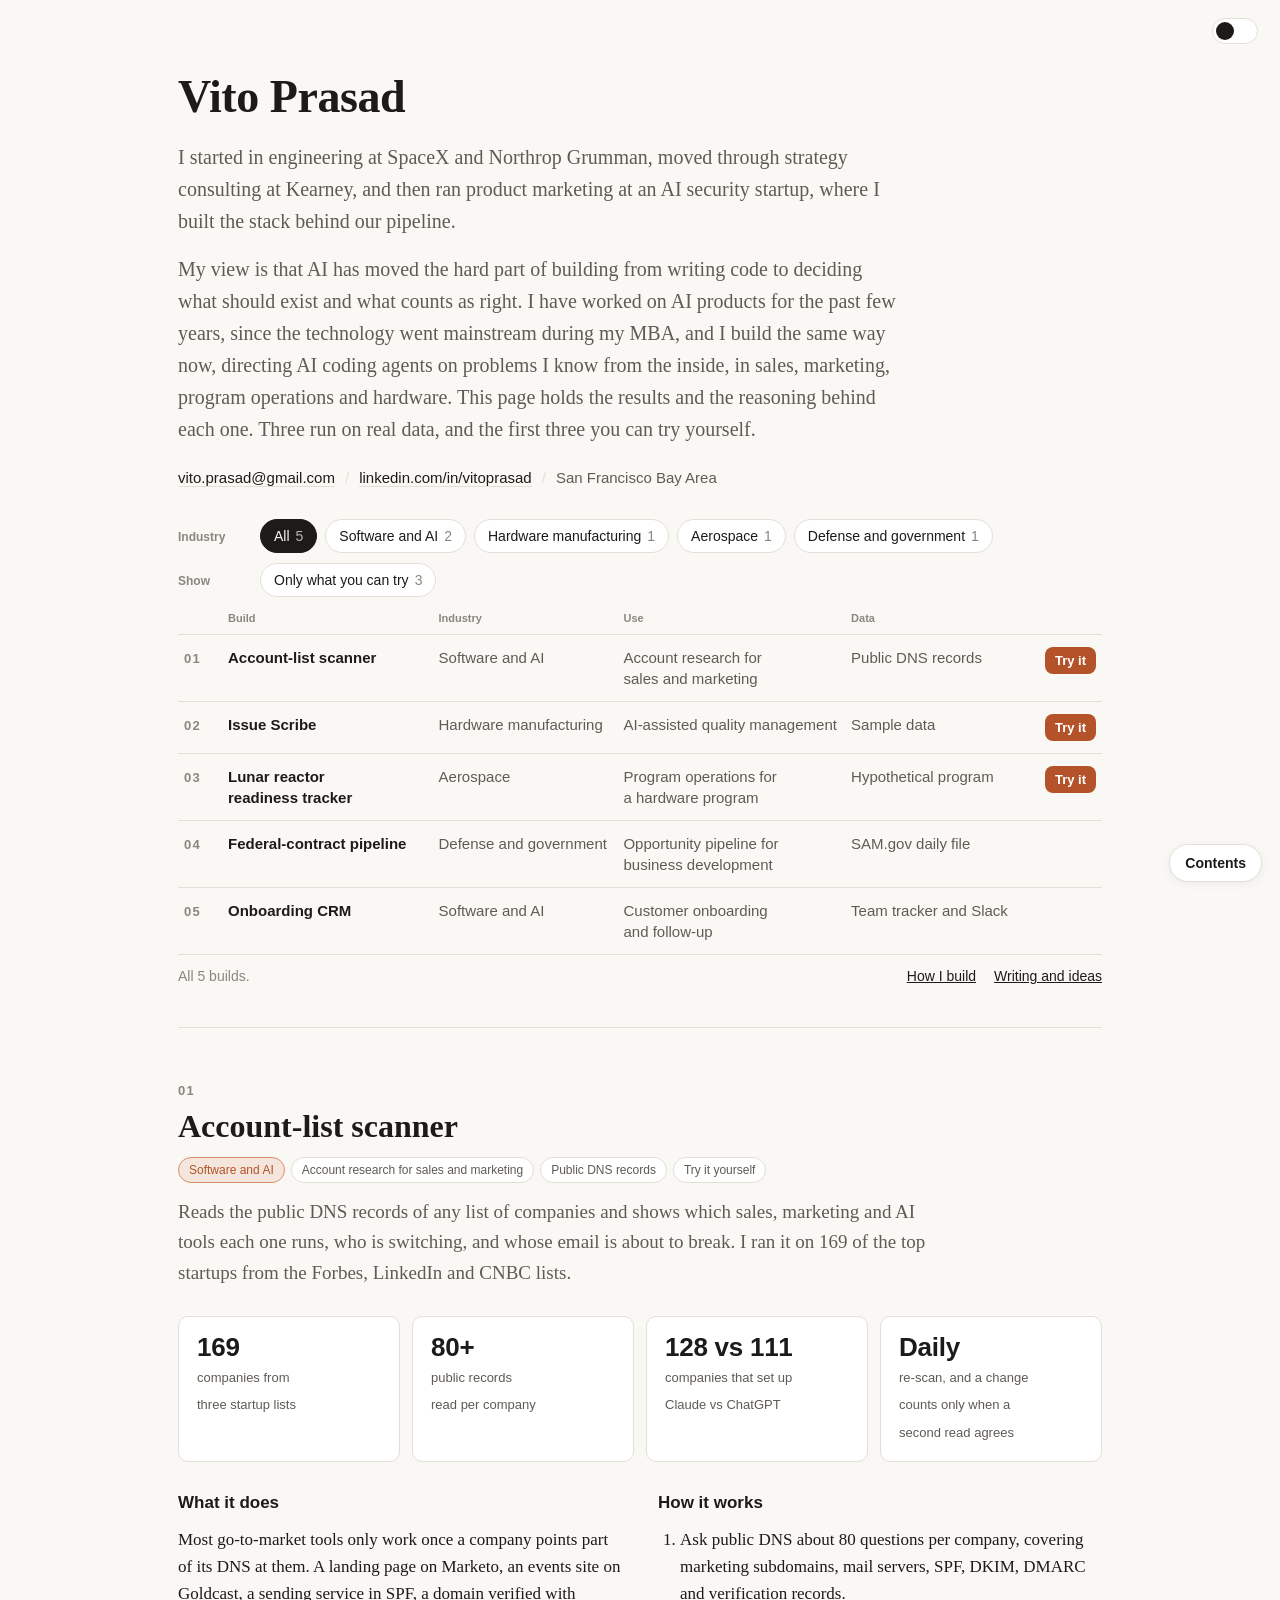
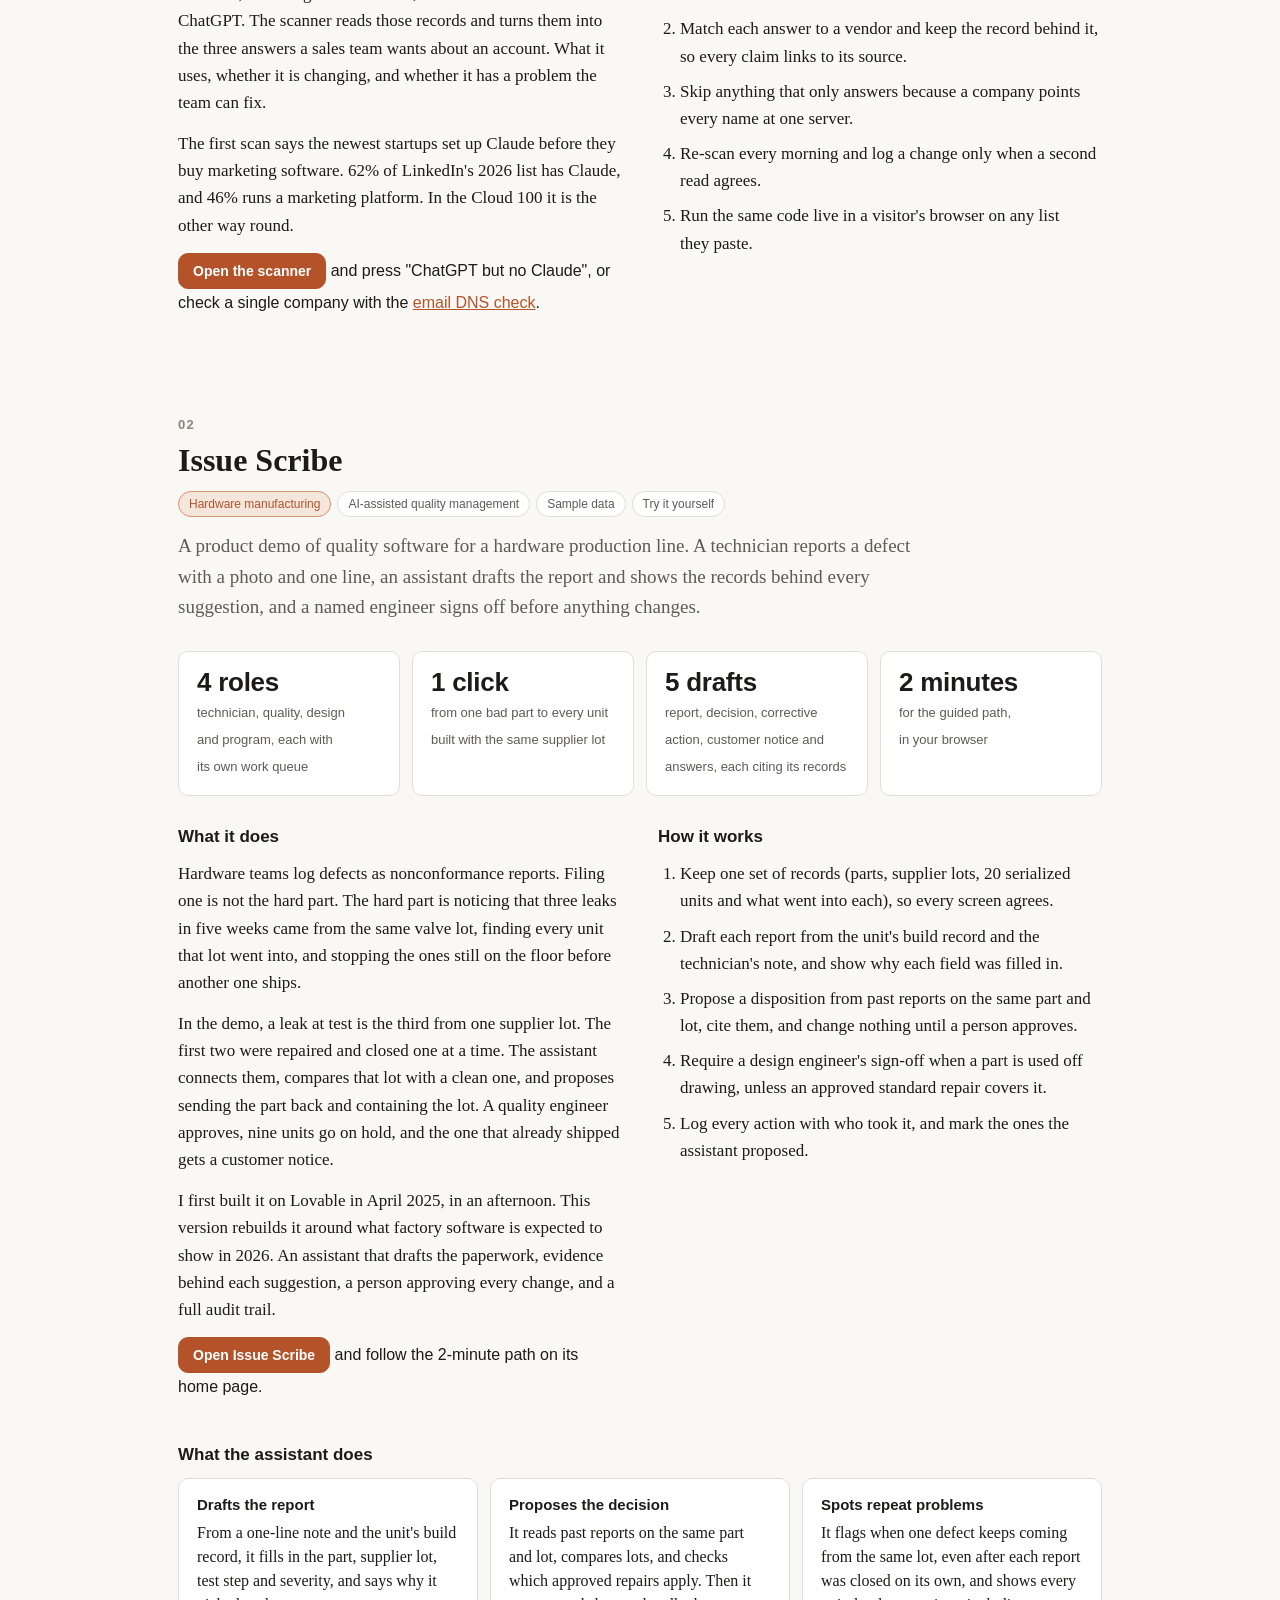
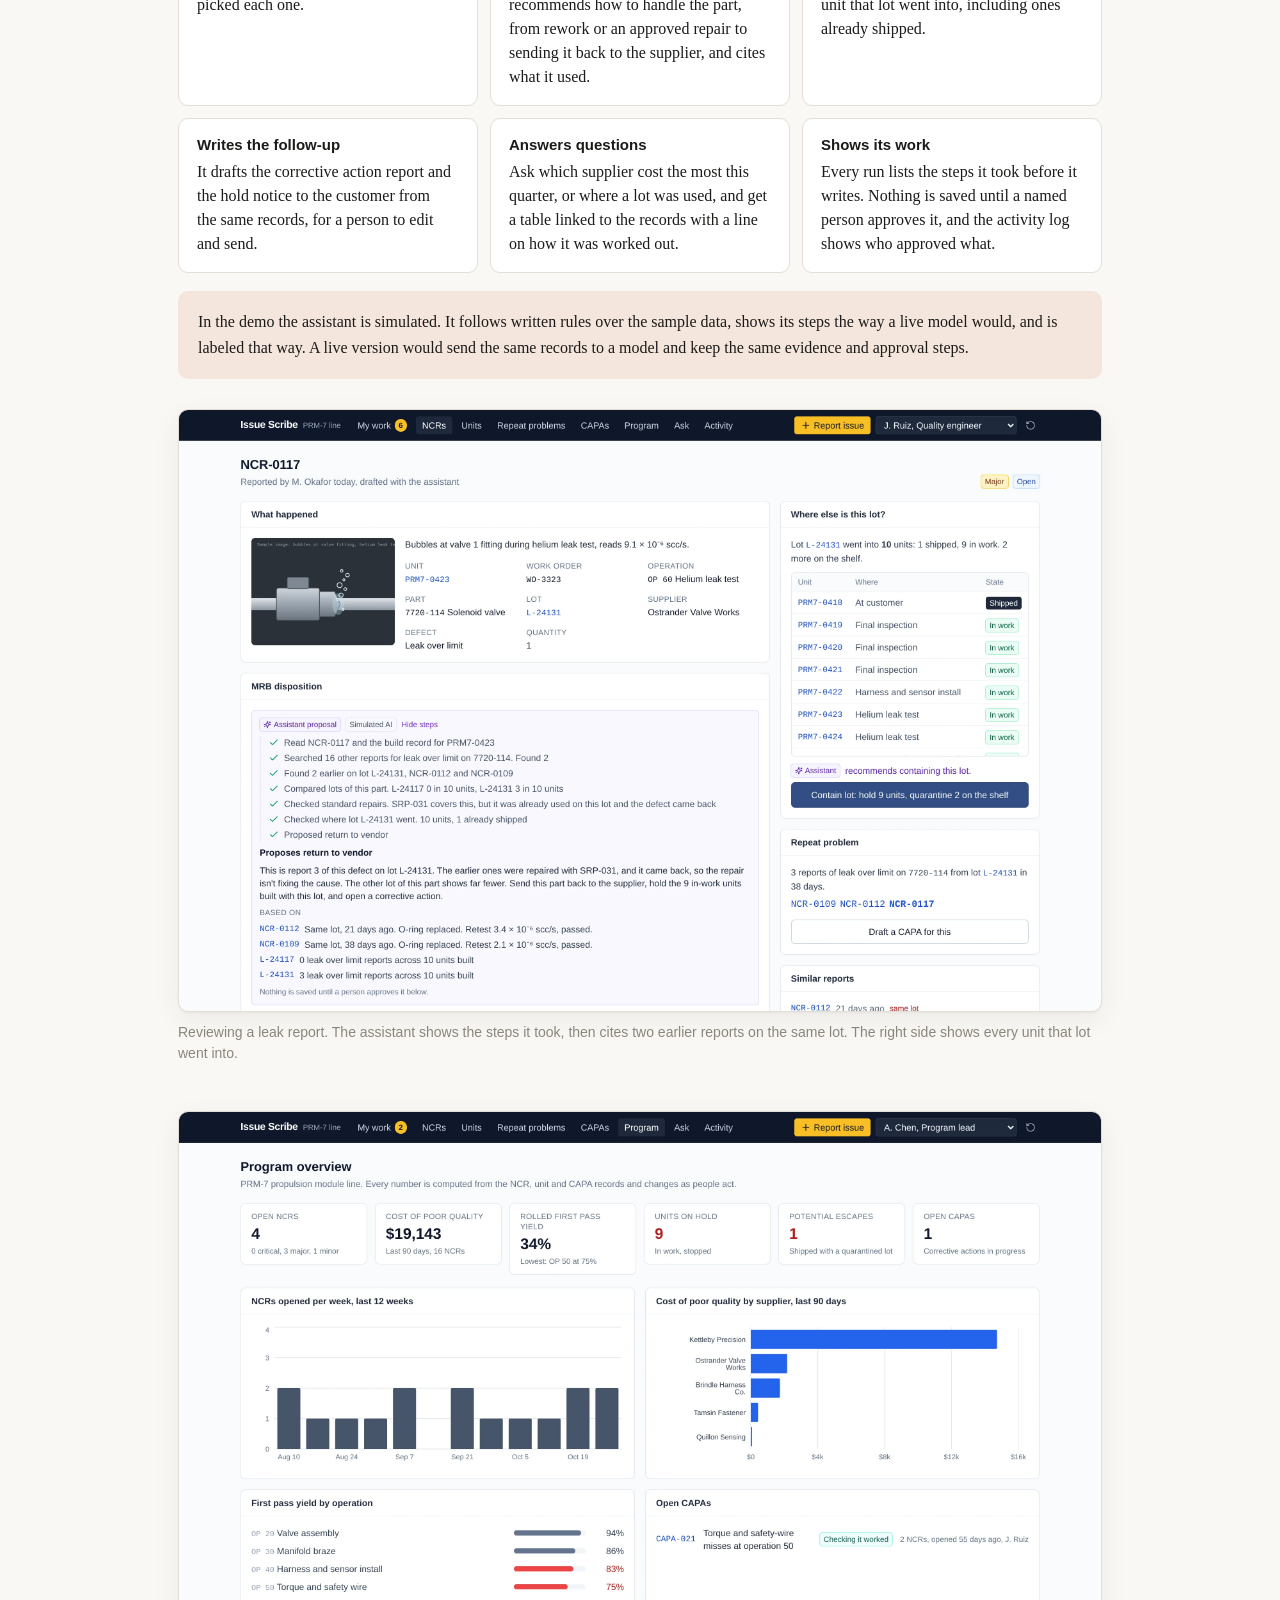
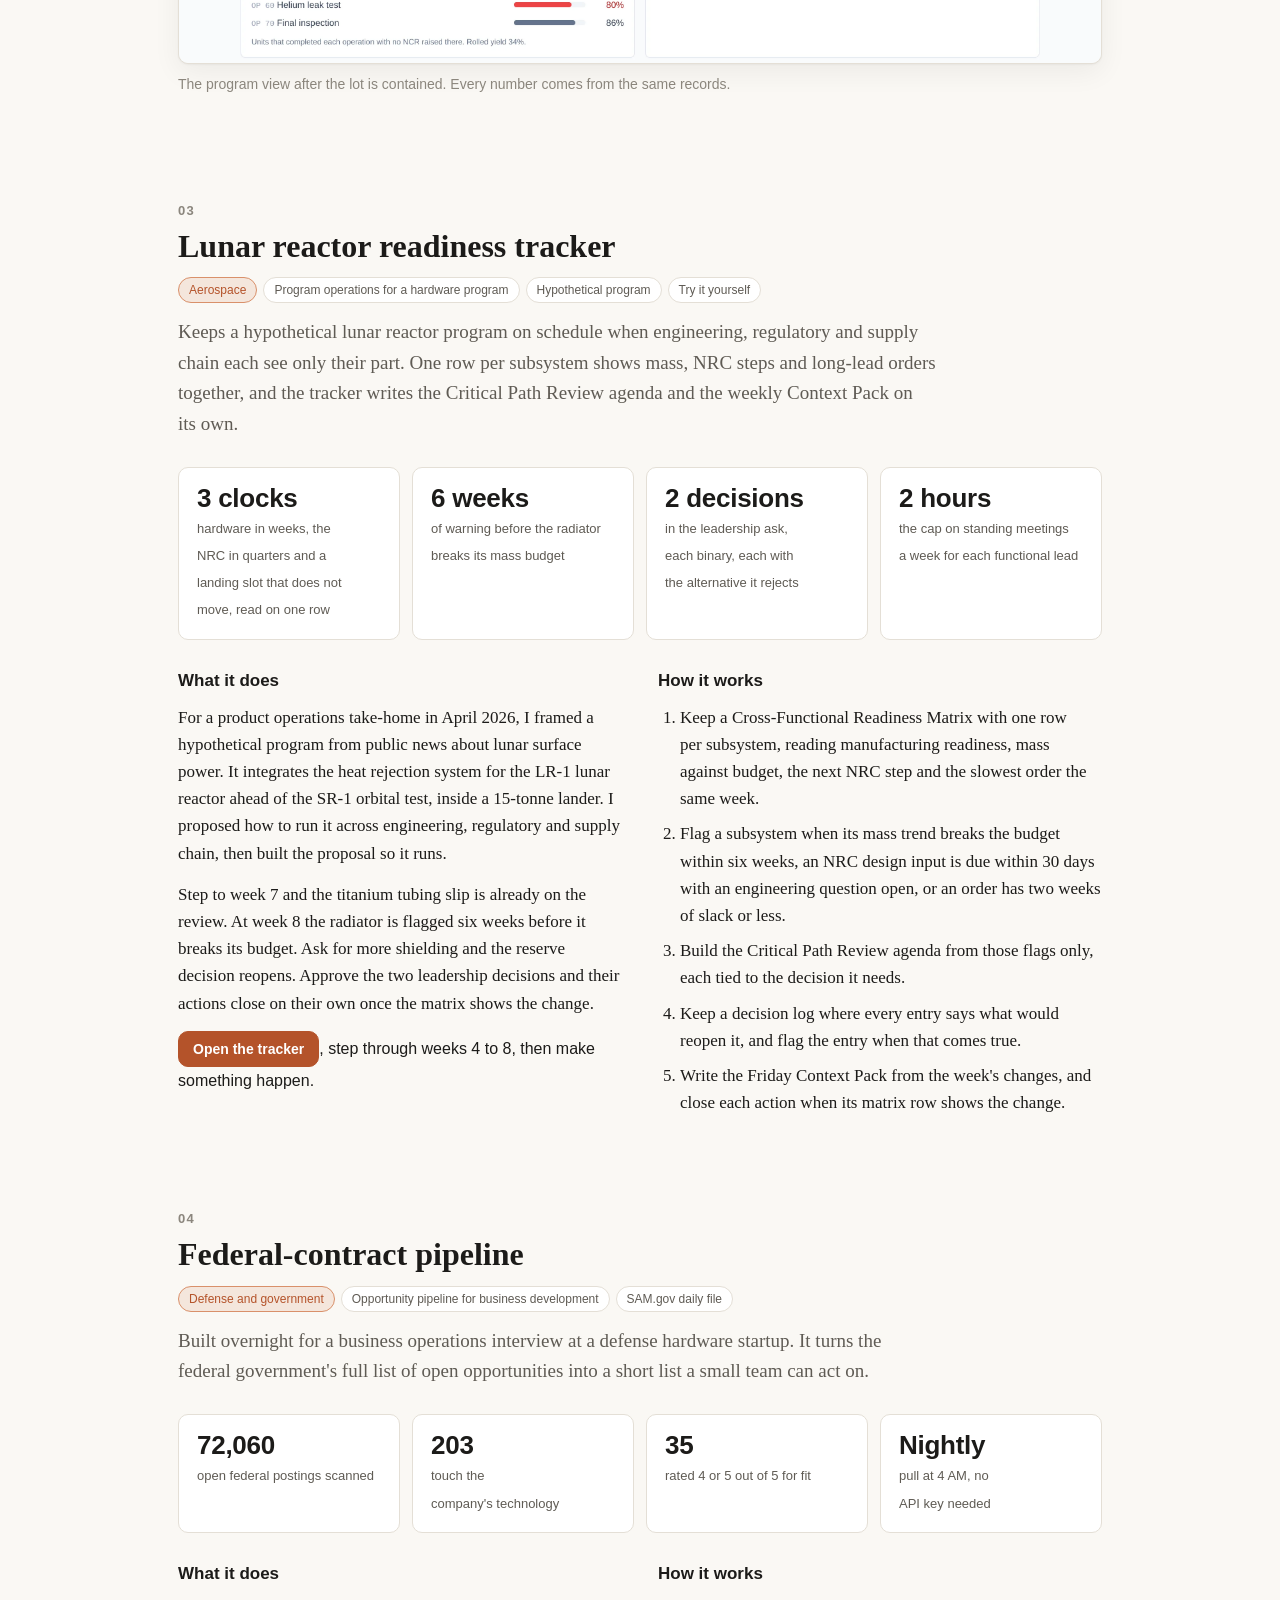
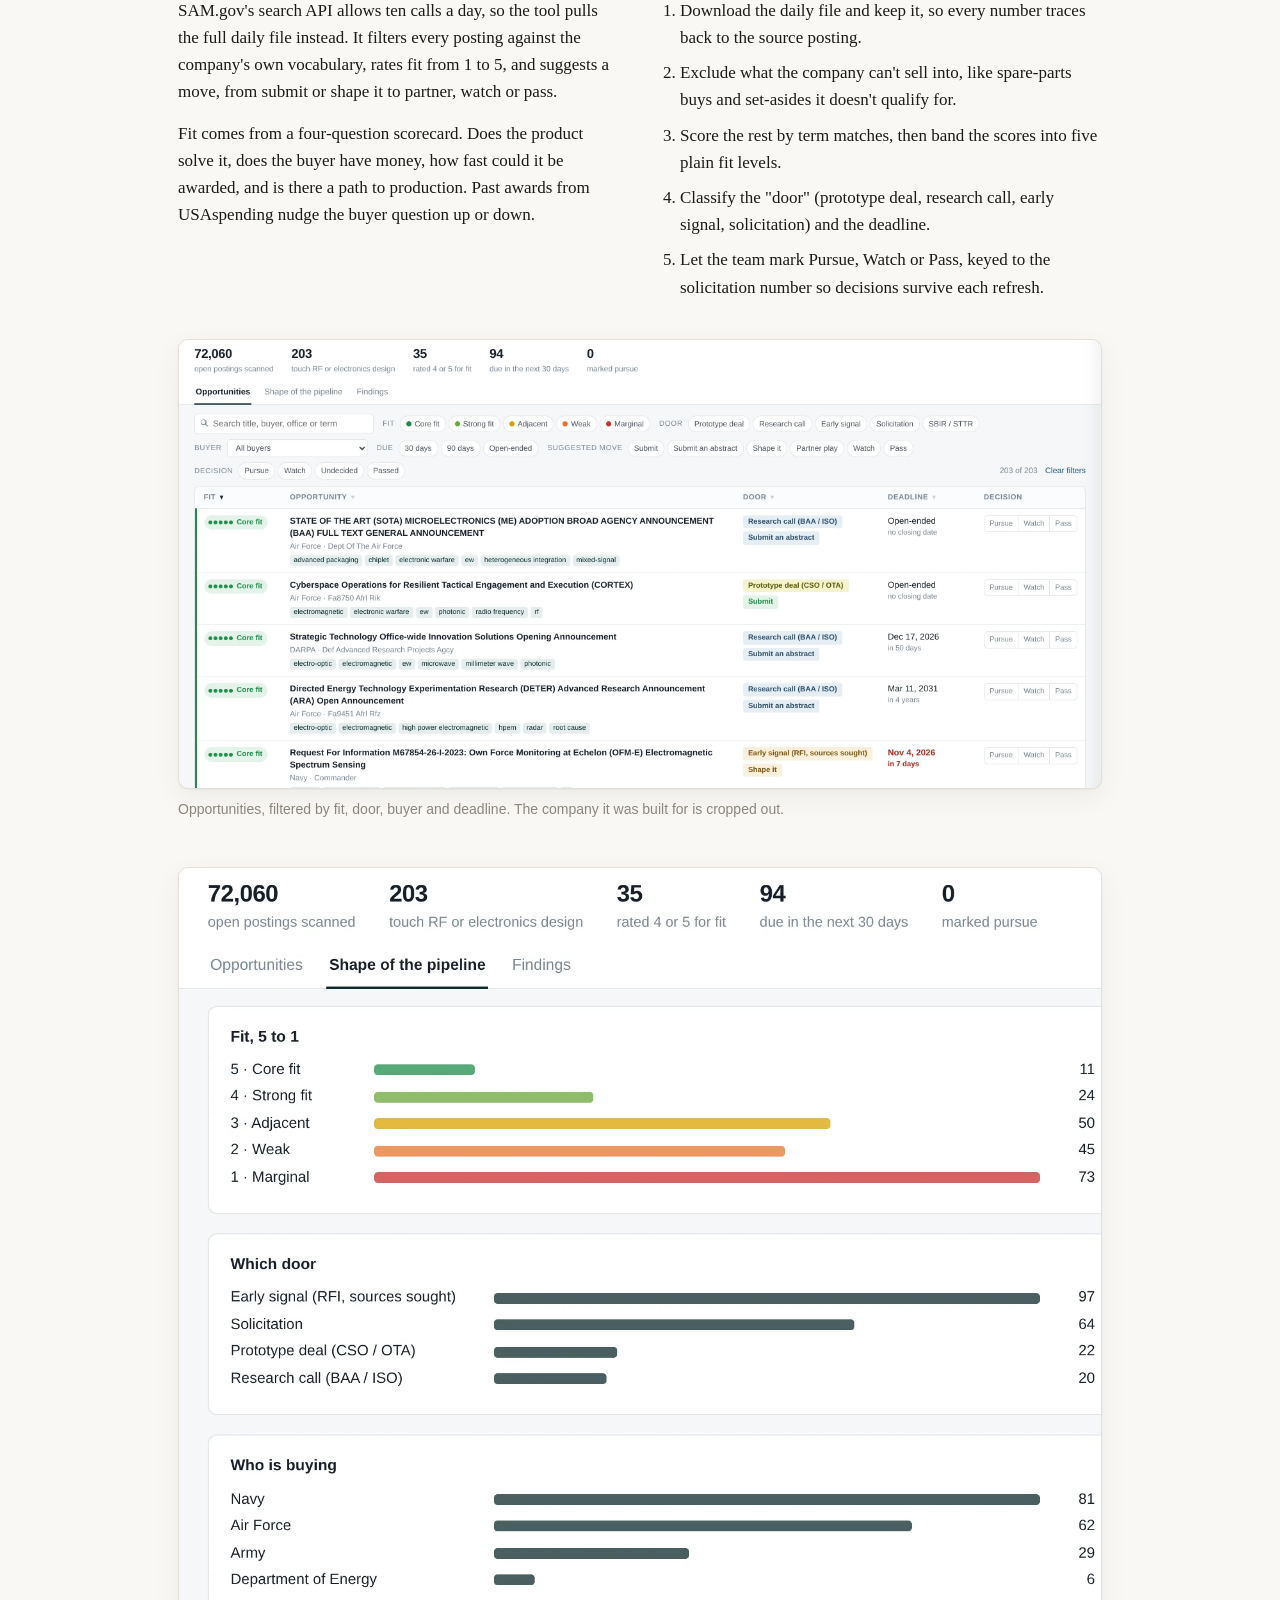
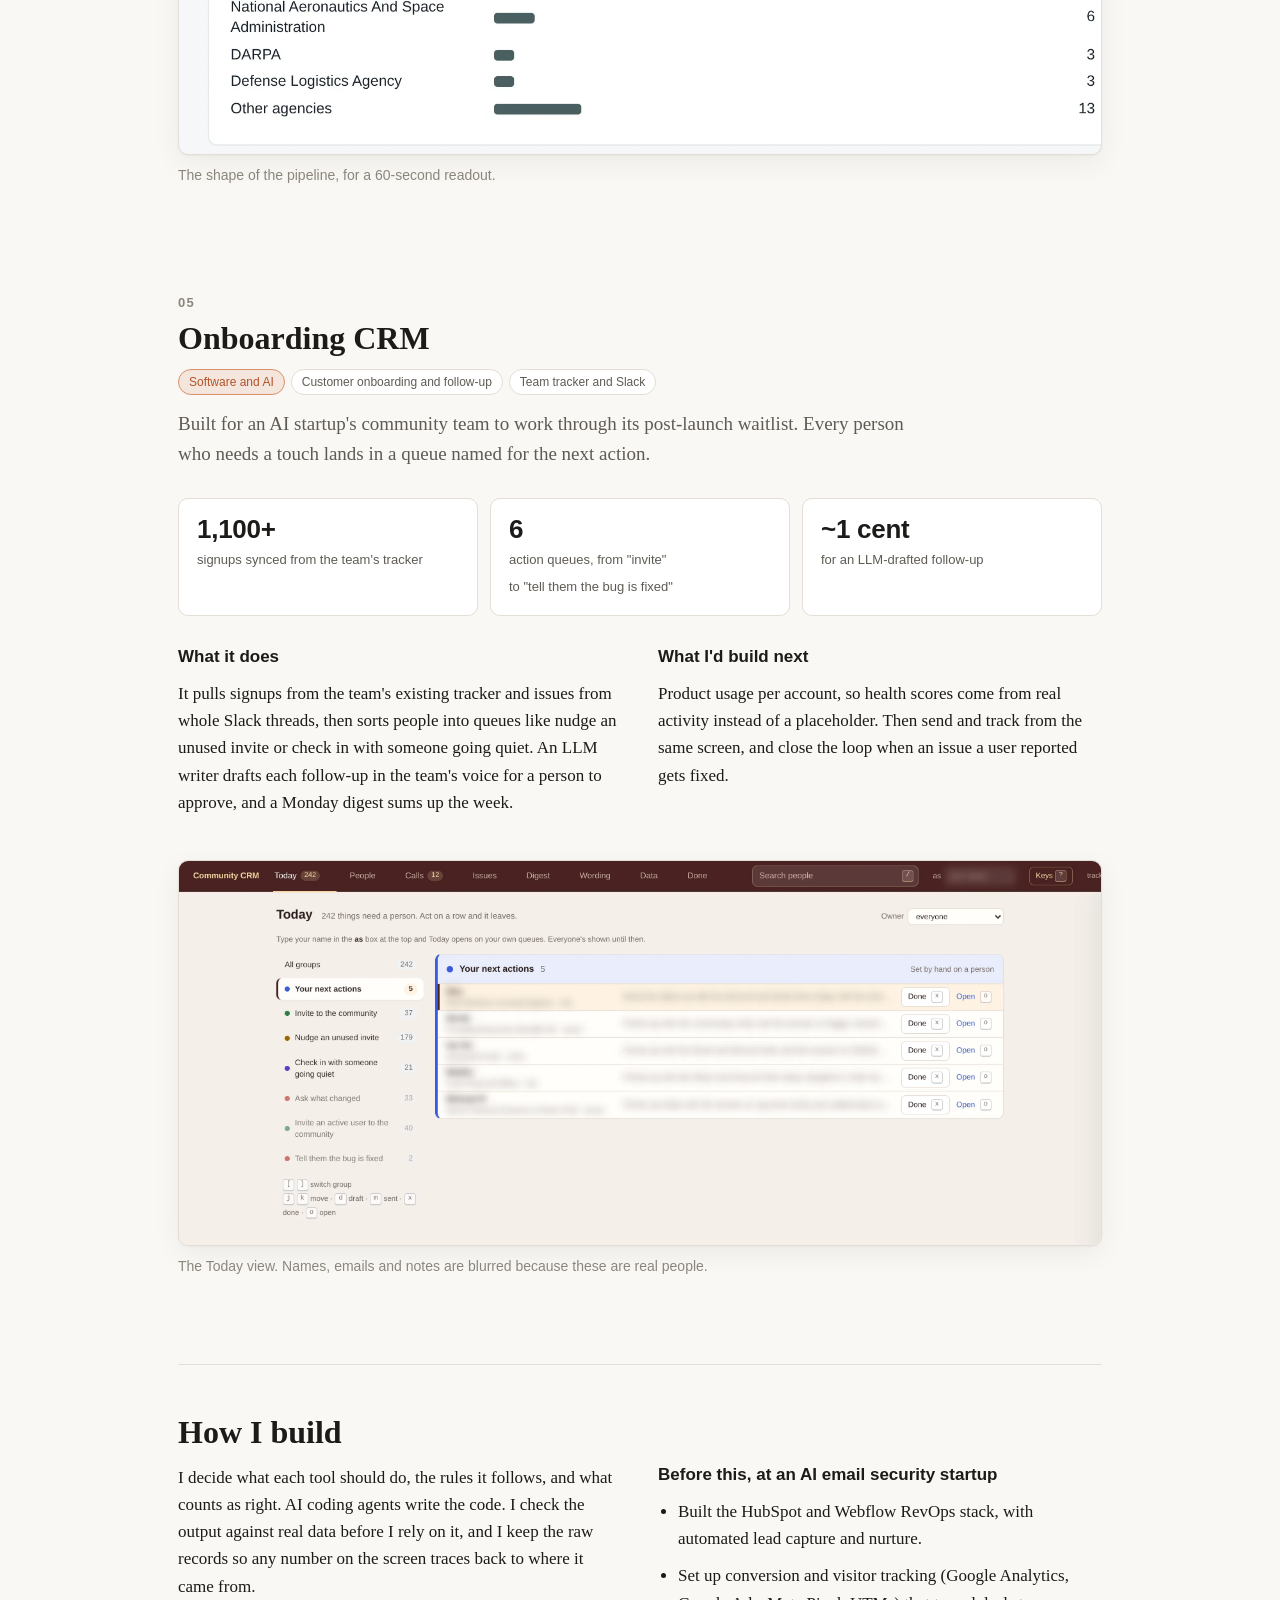
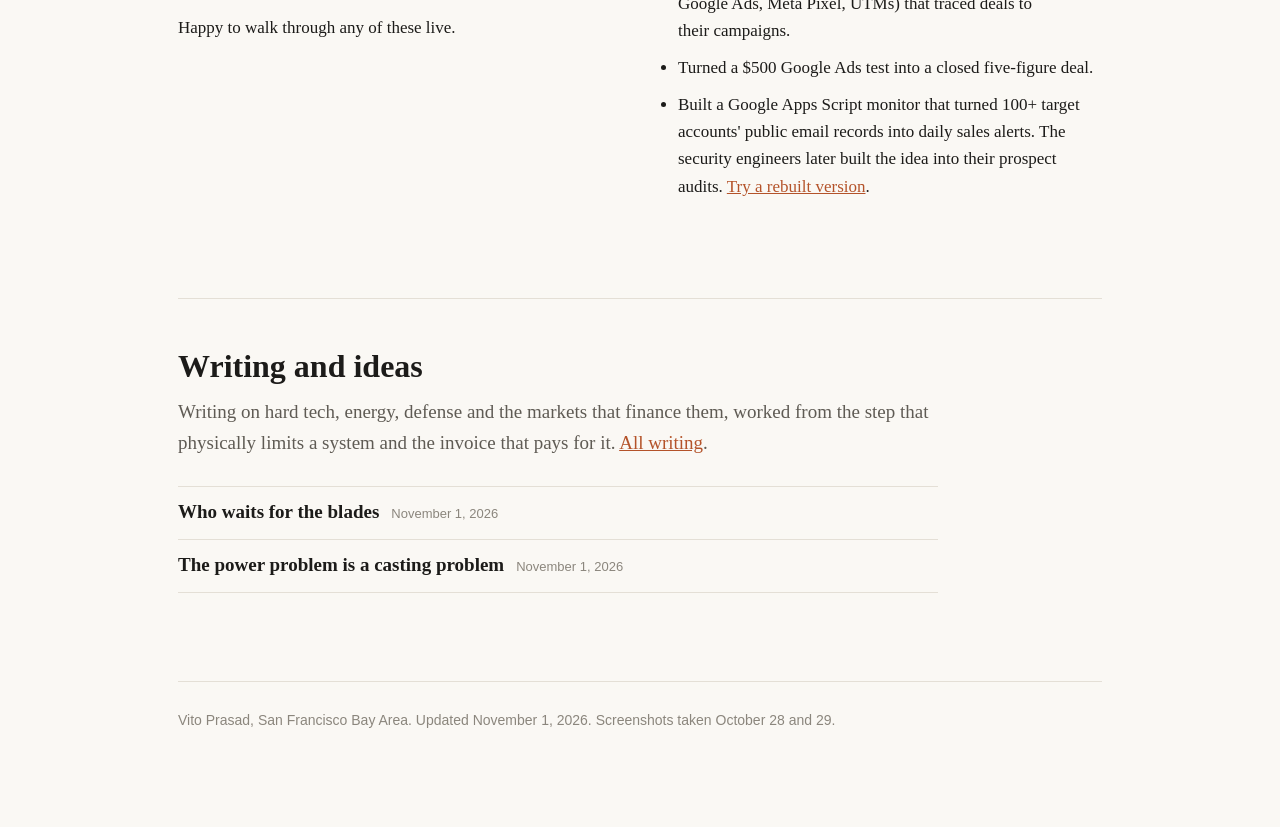
<file: index.html>
<!doctype html>
<html lang="en">
<head>
<meta charset="utf-8">
<meta name="viewport" content="width=device-width, initial-scale=1">
<title>Vito Prasad, builds</title>
<meta name="description" content="Working tools Vito Prasad built in October 2026 by directing AI coding agents, across sales, marketing, product operations and hardware quality.">
<link rel="icon" href="data:,">
<script>(function(){try{var t=localStorage.getItem("theme")||(matchMedia("(prefers-color-scheme: dark)").matches?"dark":"light");document.documentElement.dataset.theme=t}catch(e){}})()</script>
<link rel="stylesheet" href="site.css">
<style>
  * { box-sizing: border-box; }
  html { -webkit-text-size-adjust: 100%; }
  body {
    margin: 0; background: var(--paper); color: var(--ink);
    font: 17px/1.6 "Iowan Old Style", "Palatino Linotype", Palatino, Georgia, serif;
  }
  .sans { font-family: -apple-system, "Segoe UI", "Helvetica Neue", Arial, sans-serif; }
  main { --page-w: 980px; max-width: 980px; margin: 0 auto; padding: 72px 28px 96px; }
  header { border-bottom: 1px solid var(--line); padding-bottom: 40px; margin-bottom: 56px; }
  h1 { font-size: 46px; line-height: 1.1; margin: 0 0 18px; font-weight: 600; letter-spacing: -.01em; }
  .lede { font-size: 20px; color: var(--muted); max-width: 720px; margin: 0 0 16px; }
  .lede + .lede { margin-bottom: 22px; }
  .contact { font: 15px/1.5 -apple-system, "Segoe UI", Arial, sans-serif; color: var(--muted); }
  .contact a { color: var(--ink); text-decoration: none; border-bottom: 1px solid var(--line); }
  .contact a:hover { border-color: var(--ink); }
  .contact span { margin: 0 10px; color: var(--line); }
  .contact .loc { font-style: normal; }
  nav.toc { display: flex; flex-wrap: wrap; gap: 10px; margin-top: 28px; }
  nav.toc a { font: 500 14px/1 -apple-system, "Segoe UI", Arial, sans-serif; color: var(--ink);
              text-decoration: none; padding: 10px 14px; border: 1px solid var(--line); border-radius: 999px;
              background: var(--card); }
  nav.toc a:hover { border-color: var(--ink); }
  section.build { margin: 0 0 88px; }
  .num { font: 600 13px/1 -apple-system, "Segoe UI", Arial, sans-serif; color: var(--faint);
         letter-spacing: .1em; margin-bottom: 10px; }
  h2 { font-size: 32px; line-height: 1.2; margin: 0 0 12px; font-weight: 600; }
  .one-line { font-size: 19px; color: var(--muted); margin: 0 0 28px; max-width: 760px; }
  .stats { display: grid; grid-template-columns: repeat(auto-fit, minmax(170px, 1fr)); gap: 12px; margin: 0 0 30px; }
  /* No tile left alone on a row. Four go two by two on a mid-size screen, and on a phone the tiles stack. */
  @media (min-width: 561px) and (max-width: 900px) { .stats:has(> .stat:nth-child(4):last-child) { grid-template-columns: repeat(2, minmax(0, 1fr)); } }
  @media (max-width: 560px) { .stats { grid-template-columns: minmax(0, 1fr); } }
  .stat { background: var(--card); border: 1px solid var(--line); border-radius: 10px; padding: 16px 18px; }
  .stat b { display: block; font: 600 26px/1.15 -apple-system, "Segoe UI", Arial, sans-serif; letter-spacing: -.01em; }
  .stat small { font: 13px/1.35 -apple-system, "Segoe UI", Arial, sans-serif; color: var(--muted); }
  .cols { display: grid; grid-template-columns: 1fr 1fr; gap: 36px; margin-bottom: 30px; }
  h3 { font: 600 17px/1.3 var(--sans); color: var(--ink); margin: 0 0 12px; }
  p { margin: 0 0 14px; }
  ol { margin: 0; padding-left: 22px; }
  ol li { margin: 0 0 8px; }
  figure { margin: 0 0 22px; }
  figure img { display: block; width: 100%; height: auto; border: 1px solid var(--line); border-radius: 10px;
               background: var(--card); box-shadow: 0 1px 2px rgba(0,0,0,.04), 0 8px 28px rgba(0,0,0,.06); }
  figcaption { font: 14px/1.45 -apple-system, "Segoe UI", Arial, sans-serif; color: var(--faint); margin-top: 10px; }
  .pair { display: grid; grid-template-columns: 1fr; gap: 26px; }
  figure a { display: block; }
  figure a:hover img { border-color: var(--faint); }
  .note { background: var(--accent-soft); border-radius: 10px; padding: 18px 20px; font-size: 16px; }
  .before { border-top: 1px solid var(--line); padding-top: 48px; }
  .before ul { padding-left: 20px; margin: 0; }
  .before li { margin: 0 0 10px; }
  .before a { color: var(--accent); }
  /* Scoped to the paragraph: the phone contents sheet also takes the class "open" while it is showing. */
  p.open { font: 500 16px/1.7 -apple-system, "Segoe UI", Arial, sans-serif; }
  p.open a { color: var(--accent); }
  .index { margin-top: 30px; }
  /* The label sits beside its chips, and chips that wrap line up under the first chip, not under the label. */
  .filters { display: flex; flex-wrap: wrap; align-items: baseline; gap: 8px; margin: 0 0 16px; }
  .filters .chips { display: flex; flex-wrap: wrap; gap: 8px; flex: 1 1 0; min-width: 0; }
  .flabel { font: 600 12px/1 -apple-system, "Segoe UI", Arial, sans-serif; color: var(--faint); min-width: 74px; }
  .filters + .filters { margin-top: -6px; }
  .chip { font: 500 14px/1 -apple-system, "Segoe UI", Arial, sans-serif; color: var(--ink); background: var(--card);
          border: 1px solid var(--line); border-radius: 999px; padding: 9px 13px; cursor: pointer; }
  .chip:hover { border-color: var(--ink); }
  .chip[aria-pressed="true"] { background: var(--ink); border-color: var(--ink); color: var(--paper); }
  .chip .c { color: var(--faint); margin-left: 6px; }
  .chip[aria-pressed="true"] .c { color: inherit; opacity: .7; }
  /* The last column has a fixed width, so a row without a Try it button keeps the columns of the header and of the rows with one. */
  .builds-head, ol.builds .row { display: grid; gap: 14px; align-items: baseline;
    grid-template-columns: 30px minmax(0, 1.15fr) minmax(0, 1fr) minmax(0, 1.25fr) minmax(0, 1fr) 60px; }
  ol.builds .row > .name, ol.builds .row > .meta { text-wrap: balance; }
  .builds-head { font: 600 11px/1 -apple-system, "Segoe UI", Arial, sans-serif; color: var(--faint); padding: 0 6px 10px; }
  ol.builds { list-style: none; padding: 0; margin: 0; border-top: 1px solid var(--line); }
  ol.builds li { margin: 0; border-bottom: 1px solid var(--line); }
  ol.builds .row { padding: 12px 6px; color: var(--ink); text-decoration: none;
                    font: 15px/1.4 -apple-system, "Segoe UI", Arial, sans-serif; }
  ol.builds .row:hover { background: var(--card); }
  .row .n { font-size: 13px; font-weight: 600; letter-spacing: .1em; color: var(--faint); }
  .row .name { font-weight: 600; color: var(--ink); text-decoration: none; }
  .row .name:hover { text-decoration: underline; }
  .row .meta { color: var(--muted); }
  .row a.try { font: 600 13px/1 var(--sans); background: var(--accent); color: #fff; padding: 7px 10px; border-radius: 8px; justify-self: end; align-self: start;
                text-decoration: none; white-space: nowrap; }
  .row a.try:hover { filter: brightness(1.08); }
  [data-theme="dark"] .row a.try { color: var(--paper); }
  .row .try { text-align: right; }
  .row { cursor: pointer; }
  .index-foot { display: flex; justify-content: space-between; gap: 12px; margin: 12px 0 0;
                font: 14px/1.4 -apple-system, "Segoe UI", Arial, sans-serif; color: var(--faint); }
  .index-foot a { color: var(--ink); }
  .linkish { font: inherit; color: var(--accent); background: none; border: 0; padding: 0; cursor: pointer; text-decoration: underline; }
  .tags { display: flex; flex-wrap: wrap; gap: 6px; margin: 0 0 14px; }
  .tags span { font: 500 12px/1 -apple-system, "Segoe UI", Arial, sans-serif; color: var(--muted); background: var(--card);
               border: 1px solid var(--line); border-radius: 999px; padding: 6px 10px; }
  .tags span.ind { color: var(--accent); background: var(--accent-soft); border-color: var(--accent-light); }
  .features { display: grid; grid-template-columns: repeat(auto-fit, minmax(270px, 1fr)); gap: 12px; margin: 0 0 18px; }
  .feature { background: var(--card); border: 1px solid var(--line); border-radius: 10px; padding: 16px 18px; }
  .feature b { display: block; font: 600 15px/1.3 -apple-system, "Segoe UI", Arial, sans-serif; margin: 0 0 6px; }
  .feature p { font-size: 16px; line-height: 1.5; margin: 0; }
  .assist { margin: 0 0 30px; }
  ol.pieces { list-style: none; padding: 0; margin: 4px 0 0; border-top: 1px solid var(--line); max-width: 760px; }
  ol.pieces li { margin: 0; padding: 18px 0 20px; border-bottom: 1px solid var(--line); }
  ol.pieces .piece { font-size: 22px; line-height: 1.3; font-weight: 600; color: var(--ink); text-decoration: none; }
  ol.pieces .piece:hover { text-decoration: underline; text-decoration-color: var(--faint); text-underline-offset: 4px; }
  ol.pieces .when { display: block; font: 13px/1.4 -apple-system, "Segoe UI", Arial, sans-serif; color: var(--faint); margin: 5px 0 8px; }
  ol.pieces p { font-size: 17px; line-height: 1.55; color: var(--muted); margin: 0; }
  ol.pieces.compact li { padding: 12px 0 13px; }
  ol.pieces.compact .piece { font-size: 19px; }
  ol.pieces.compact .when { display: inline; margin: 0 0 0 12px; }
  .one-line a { color: var(--accent); }
  .index-foot .links a + a { margin-left: 18px; }
  footer { border-top: 1px solid var(--line); padding-top: 28px; margin-top: 72px;
           font: 14px/1.5 -apple-system, "Segoe UI", Arial, sans-serif; color: var(--faint); }
  @media (max-width: 760px) {
    main { padding: 48px 20px 72px; }
    h1 { font-size: 36px; } h2 { font-size: 26px; }
    .cols { grid-template-columns: 1fr; gap: 22px; }
    .contact a, .contact .loc { display: table; margin-bottom: 6px; }
    .contact span { display: none; }
    .builds-head { display: none; }
    ol.builds .row { grid-template-columns: 26px minmax(0, 1fr) 60px; gap: 2px 10px; }
    .row .n { grid-column: 1; grid-row: 1 / span 4; }
    .row .name, .row .meta { grid-column: 2; }
    .row a.try { font: 600 13px/1 var(--sans); background: var(--accent); color: #fff; padding: 7px 10px; border-radius: 8px; justify-self: end; align-self: start;
                text-decoration: none; white-space: nowrap; }
  .row a.try:hover { filter: brightness(1.08); }
  .row .try { grid-column: 3; grid-row: 1 / span 2; }
    .row .meta { font-size: 14px; }
    .row .meta.data { display: none; }
    .flabel { min-width: 0; width: 100%; }
  }
</style>
</head>
<body>
<main>

<header>
  <h1>Vito Prasad</h1>
  <p class="lede">I started in engineering at SpaceX and Northrop Grumman, moved through strategy consulting at Kearney, and then ran product marketing at an AI security startup, where I built the stack behind our pipeline.</p>
  <p class="lede">My view is that AI has moved the hard part of building from writing code to deciding what should exist and what counts as right. I have worked on AI products for the past few years, since the technology went mainstream during my MBA, and I build the same way now, directing AI coding agents on problems I know from the inside, in sales, marketing, program operations and hardware. This page holds the results and the reasoning behind each one. Three run on real data, and the first three you can try yourself.</p>
  <p class="contact">
    <a href="mailto:vito.prasad@gmail.com">vito.prasad@gmail.com</a><span>/</span><a href="https://www.linkedin.com/in/vitoprasad">linkedin.com/in/vitoprasad</a><span>/</span><em class="loc">San Francisco Bay Area</em>
  </p>
  <div class="index" id="builds">
    <div class="filters" role="group" aria-label="Filter the builds">
      <span class="flabel">Industry</span>
      <span class="chips">
      <button class="chip" type="button" data-industry-filter="all" aria-pressed="true">All<span class="c">5</span></button>
      <button class="chip" type="button" data-industry-filter="software" aria-pressed="false">Software and AI<span class="c">2</span></button>
      <button class="chip" type="button" data-industry-filter="hardware" aria-pressed="false">Hardware manufacturing<span class="c">1</span></button>
      <button class="chip" type="button" data-industry-filter="aerospace" aria-pressed="false">Aerospace<span class="c">1</span></button>
      <button class="chip" type="button" data-industry-filter="defense" aria-pressed="false">Defense and government<span class="c">1</span></button>
      </span>
    </div>
    <div class="filters">
      <span class="flabel">Show</span>
      <span class="chips"><button class="chip" type="button" data-try-filter aria-pressed="false">Only what you can try<span class="c">3</span></button></span>
    </div>
    <div class="builds-head" aria-hidden="true"><span></span><span>Build</span><span>Industry</span><span>Use</span><span>Data</span><span></span></div>
    <ol class="builds">
      <li data-industry="software" data-try="yes"><div class="row lift" data-href="#scanner"><span class="n">01</span><a class="name" href="#scanner"><span class="nobr">Account-list</span> scanner</a><span class="meta">Software and AI</span><span class="meta">Account research for sales and marketing</span><span class="meta data">Public DNS records</span><a class="try" href="account-scanner/">Try it</a></div></li>
      <li data-industry="hardware" data-try="yes"><div class="row lift" data-href="#issue-scribe"><span class="n">02</span><a class="name" href="#issue-scribe">Issue Scribe</a><span class="meta">Hardware manufacturing</span><span class="meta"><span class="nobr">AI-assisted</span> quality management</span><span class="meta data">Sample data</span><a class="try" href="issue-scribe/">Try it</a></div></li>
      <li data-industry="aerospace" data-try="yes"><div class="row lift" data-href="#lunar-reactor-tracker"><span class="n">03</span><a class="name" href="#lunar-reactor-tracker">Lunar reactor readiness tracker</a><span class="meta">Aerospace</span><span class="meta">Program operations for a hardware program</span><span class="meta data">Hypothetical program</span><a class="try" href="lunar-reactor-tracker/">Try it</a></div></li>
      <li data-industry="defense" data-try="no"><div class="row lift" data-href="#federal"><span class="n">04</span><a class="name" href="#federal"><span class="nobr">Federal-contract</span> pipeline</a><span class="meta">Defense and government</span><span class="meta">Opportunity pipeline for business development</span><span class="meta data">SAM.gov daily file</span></div></li>
      <li data-industry="software" data-try="no"><div class="row lift" data-href="#crm"><span class="n">05</span><a class="name" href="#crm">Onboarding CRM</a><span class="meta">Software and AI</span><span class="meta">Customer onboarding and <span class="nobr">follow-up</span></span><span class="meta data">Team tracker and Slack</span></div></li>
    </ol>
    <p class="index-foot"><span><span id="shown">All 5 builds.</span> <button class="linkish" type="button" id="show-all" hidden>Show all</button></span><span class="links"><a href="#how">How I build</a><a href="writing/">Writing and ideas</a></span></p>
  </div>
</header>

<section class="build" id="scanner" data-industry="software" data-try="yes">
  <div class="num">01</div>
  <h2>Account-list scanner</h2>
  <p class="tags"><span class="ind">Software and AI</span><span>Account research for sales and marketing</span><span>Public DNS records</span><span>Try it yourself</span></p>
  <p class="one-line">Reads the public DNS records of any list of companies and shows which sales, marketing and AI tools each one runs, who is switching, and whose email is about to break. I ran it on 169 of the top startups from the Forbes, LinkedIn and CNBC lists.</p>
  <div class="stats">
    <div class="stat"><b>169</b><small>companies from three startup lists</small></div>
    <div class="stat"><b>80+</b><small>public records read per company</small></div>
    <div class="stat"><b>128 vs 111</b><small>companies that set up Claude vs ChatGPT</small></div>
    <div class="stat"><b>Daily</b><small>re-scan, and a change counts only when a second read agrees</small></div>
  </div>
  <div class="cols">
    <div>
      <h3>What it does</h3>
      <p>Most go-to-market tools only work once a company points part of its DNS at them. A landing page on Marketo, an events site on Goldcast, a sending service in SPF, a domain verified with ChatGPT. The scanner reads those records and turns them into the three answers a sales team wants about an account. What it uses, whether it is changing, and whether it has a problem the team can fix.</p>
      <p>The first scan says the newest startups set up Claude before they buy marketing software. 62% of LinkedIn's 2026 list has Claude, and 46% runs a marketing platform. In the Cloud 100 it is the other way round.</p>
      <p class="open"><a class="try-btn" href="account-scanner/">Open the scanner</a> and press "ChatGPT but no Claude", or check a single company with the <a href="email-dns-check/">email DNS check</a>.</p>
    </div>
    <div>
      <h3>How it works</h3>
      <ol>
        <li>Ask public DNS about 80 questions per company, covering marketing subdomains, mail servers, SPF, DKIM, DMARC and verification records.</li>
        <li>Match each answer to a vendor and keep the record behind it, so every claim links to its source.</li>
        <li>Skip anything that only answers because a company points every name at one server.</li>
        <li>Re-scan every morning and log a change only when a second read agrees.</li>
        <li>Run the same code live in a visitor's browser on any list they paste.</li>
      </ol>
    </div>
  </div>
</section>

<section class="build" id="issue-scribe" data-industry="hardware" data-try="yes">
  <div class="num">02</div>
  <h2>Issue Scribe</h2>
  <p class="tags"><span class="ind">Hardware manufacturing</span><span>AI-assisted quality management</span><span>Sample data</span><span>Try it yourself</span></p>
  <p class="one-line">A product demo of quality software for a hardware production line. A technician reports a defect with a photo and one line, an assistant drafts the report and shows the records behind every suggestion, and a named engineer signs off before anything changes.</p>
  <div class="stats">
    <div class="stat"><b>4 roles</b><small>technician, quality, design and program, each with its own work queue</small></div>
    <div class="stat"><b>1 click</b><small>from one bad part to every unit built with the same supplier lot</small></div>
    <div class="stat"><b>5 drafts</b><small>report, decision, corrective action, customer notice and answers, each citing its records</small></div>
    <div class="stat"><b>2 minutes</b><small>for the guided path, in your browser</small></div>
  </div>
  <div class="cols">
    <div>
      <h3>What it does</h3>
      <p>Hardware teams log defects as nonconformance reports. Filing one is not the hard part. The hard part is noticing that three leaks in five weeks came from the same valve lot, finding every unit that lot went into, and stopping the ones still on the floor before another one ships.</p>
      <p>In the demo, a leak at test is the third from one supplier lot. The first two were repaired and closed one at a time. The assistant connects them, compares that lot with a clean one, and proposes sending the part back and containing the lot. A quality engineer approves, nine units go on hold, and the one that already shipped gets a customer notice.</p>
      <p>I first built it on Lovable in April 2025, in an afternoon. This version rebuilds it around what factory software is expected to show in 2026. An assistant that drafts the paperwork, evidence behind each suggestion, a person approving every change, and a full audit trail.</p>
      <p class="open"><a class="try-btn" href="issue-scribe/">Open Issue Scribe</a> and follow the 2-minute path on its home page.</p>
    </div>
    <div>
      <h3>How it works</h3>
      <ol>
        <li>Keep one set of records (parts, supplier lots, 20 serialized units and what went into each), so every screen agrees.</li>
        <li>Draft each report from the unit's build record and the technician's note, and show why each field was filled in.</li>
        <li>Propose a disposition from past reports on the same part and lot, cite them, and change nothing until a person approves.</li>
        <li>Require a design engineer's sign-off when a part is used off drawing, unless an approved standard repair covers it.</li>
        <li>Log every action with who took it, and mark the ones the assistant proposed.</li>
      </ol>
    </div>
  </div>
  <div class="assist">
    <h3>What the assistant does</h3>
    <div class="features">
      <div class="feature"><b>Drafts the report</b><p>From a one-line note and the unit's build record, it fills in the part, supplier lot, test step and severity, and says why it picked each one.</p></div>
      <div class="feature"><b>Proposes the decision</b><p>It reads past reports on the same part and lot, compares lots, and checks which approved repairs apply. Then it recommends how to handle the part, from rework or an approved repair to sending it back to the supplier, and cites what it used.</p></div>
      <div class="feature"><b>Spots repeat problems</b><p>It flags when one defect keeps coming from the same lot, even after each report was closed on its own, and shows every unit that lot went into, including ones already shipped.</p></div>
      <div class="feature"><b>Writes the follow-up</b><p>It drafts the corrective action report and the hold notice to the customer from the same records, for a person to edit and send.</p></div>
      <div class="feature"><b>Answers questions</b><p>Ask which supplier cost the most this quarter, or where a lot was used, and get a table linked to the records with a line on how it was worked out.</p></div>
      <div class="feature"><b>Shows its work</b><p>Every run lists the steps it took before it writes. Nothing is saved until a named person approves it, and the activity log shows who approved what.</p></div>
    </div>
    <p class="note">In the demo the assistant is simulated. It follows written rules over the sample data, shows its steps the way a live model would, and is labeled that way. A live version would send the same records to a model and keep the same evidence and approval steps.</p>
  </div>
  <div class="pair">
    <figure>
      <a href="img/issue-scribe-review.webp" title="Open full size"><img width="2880" height="1880" src="img/issue-scribe-review.webp" alt="Report review screen with the assistant's proposal, the records behind it, and every unit built with the same valve lot" loading="lazy"></a>
      <figcaption>Reviewing a leak report. The assistant shows the steps it took, then cites two earlier reports on the same lot. The right side shows every unit that lot went into.</figcaption>
    </figure>
    <figure>
      <a href="img/issue-scribe-program.webp" title="Open full size"><img width="2880" height="1720" src="img/issue-scribe-program.webp" alt="Program view with open reports, cost of poor quality, first pass yield, units on hold and potential escapes" loading="lazy"></a>
      <figcaption>The program view after the lot is contained. Every number comes from the same records.</figcaption>
    </figure>
  </div>
</section>

<section class="build" id="lunar-reactor-tracker" data-industry="aerospace" data-try="yes">
  <div class="num">03</div>
  <h2>Lunar reactor readiness tracker</h2>
  <p class="tags"><span class="ind">Aerospace</span><span>Program operations for a hardware program</span><span>Hypothetical program</span><span>Try it yourself</span></p>
  <p class="one-line">Keeps a hypothetical lunar reactor program on schedule when engineering, regulatory and supply chain each see only their part. One row per subsystem shows mass, NRC steps and long-lead orders together, and the tracker writes the Critical Path Review agenda and the weekly Context Pack on its own.</p>
  <div class="stats">
    <div class="stat"><b>3 clocks</b><small>hardware in weeks, the NRC in quarters and a landing slot that does not move, read on one row</small></div>
    <div class="stat"><b>6 weeks</b><small>of warning before the radiator breaks its mass budget</small></div>
    <div class="stat"><b>2 decisions</b><small>in the leadership ask, each binary, each with the alternative it rejects</small></div>
    <div class="stat"><b>2 hours</b><small>the cap on standing meetings a week for each functional lead</small></div>
  </div>
  <div class="cols">
    <div>
      <h3>What it does</h3>
      <p>For a product operations take-home in April 2026, I framed a hypothetical program from public news about lunar surface power. It integrates the heat rejection system for the <span class="nobr">LR-1</span> lunar reactor ahead of the <span class="nobr">SR-1</span> orbital test, inside a 15-tonne lander. I proposed how to run it across engineering, regulatory and supply chain, then built the proposal so it runs.</p>
      <p>Step to week 7 and the titanium tubing slip is already on the review. At week 8 the radiator is flagged six weeks before it breaks its budget. Ask for more shielding and the reserve decision reopens. Approve the two leadership decisions and their actions close on their own once the matrix shows the change.</p>
      <p class="open"><a class="try-btn" href="lunar-reactor-tracker/">Open the tracker</a>, step through weeks 4 to 8, then make something happen.</p>
    </div>
    <div>
      <h3>How it works</h3>
      <ol>
        <li>Keep a Cross-Functional Readiness Matrix with one row per subsystem, reading manufacturing readiness, mass against budget, the next NRC step and the slowest order the same week.</li>
        <li>Flag a subsystem when its mass trend breaks the budget within six weeks, an NRC design input is due within 30 days with an engineering question open, or an order has two weeks of slack or less.</li>
        <li>Build the Critical Path Review agenda from those flags only, each tied to the decision it needs.</li>
        <li>Keep a decision log where every entry says what would reopen it, and flag the entry when that comes true.</li>
        <li>Write the Friday Context Pack from the week's changes, and close each action when its matrix row shows the change.</li>
      </ol>
    </div>
  </div>
</section>

<section class="build" id="federal" data-industry="defense" data-try="no">
  <div class="num">04</div>
  <h2>Federal-contract pipeline</h2>
  <p class="tags"><span class="ind">Defense and government</span><span>Opportunity pipeline for business development</span><span>SAM.gov daily file</span></p>
  <p class="one-line">Built overnight for a business operations interview at a defense hardware startup. It turns the federal government's full list of open opportunities into a short list a small team can act on.</p>
  <div class="stats">
    <div class="stat"><b>72,060</b><small>open federal postings scanned</small></div>
    <div class="stat"><b>203</b><small>touch the company's technology</small></div>
    <div class="stat"><b>35</b><small>rated 4 or 5 out of 5 for fit</small></div>
    <div class="stat"><b>Nightly</b><small>pull at 4 AM, no API key needed</small></div>
  </div>
  <div class="cols">
    <div>
      <h3>What it does</h3>
      <p>SAM.gov's search API allows ten calls a day, so the tool pulls the full daily file instead. It filters every posting against the company's own vocabulary, rates fit from 1 to 5, and suggests a move, from submit or shape it to partner, watch or pass.</p>
      <p>Fit comes from a four-question scorecard. Does the product solve it, does the buyer have money, how fast could it be awarded, and is there a path to production. Past awards from USAspending nudge the buyer question up or down.</p>
    </div>
    <div>
      <h3>How it works</h3>
      <ol>
        <li>Download the daily file and keep it, so every number traces back to the source posting.</li>
        <li>Exclude what the company can't sell into, like spare-parts buys and set-asides it doesn't qualify for.</li>
        <li>Score the rest by term matches, then band the scores into five plain fit levels.</li>
        <li>Classify the "door" (prototype deal, research call, early signal, solicitation) and the deadline.</li>
        <li>Let the team mark Pursue, Watch or Pass, keyed to the solicitation number so decisions survive each refresh.</li>
      </ol>
    </div>
  </div>
  <div class="pair">
    <figure>
      <a href="img/federal-pipeline.webp" title="Open full size"><img width="2880" height="1400" src="img/federal-pipeline.webp" alt="Opportunities table with fit ratings, suggested moves and deadlines" loading="lazy"></a>
      <figcaption>Opportunities, filtered by fit, door, buyer and deadline. The company it was built for is cropped out.</figcaption>
    </figure>
    <figure>
      <a href="img/federal-shape.webp" title="Open full size"><img width="1540" height="1480" src="img/federal-shape.webp" alt="Charts of fit levels, door types and buying agencies" loading="lazy"></a>
      <figcaption>The shape of the pipeline, for a 60-second readout.</figcaption>
    </figure>
  </div>
</section>

<section class="build" id="crm" data-industry="software" data-try="no">
  <div class="num">05</div>
  <h2>Onboarding CRM</h2>
  <p class="tags"><span class="ind">Software and AI</span><span>Customer onboarding and follow-up</span><span>Team tracker and Slack</span></p>
  <p class="one-line">Built for an AI startup's community team to work through its post-launch waitlist. Every person who needs a touch lands in a queue named for the next action.</p>
  <div class="stats">
    <div class="stat"><b>1,100+</b><small>signups synced from the team's tracker</small></div>
    <div class="stat"><b>6</b><small>action queues, from "invite" to "tell them the bug is fixed"</small></div>
    <div class="stat"><b>~1 cent</b><small>for an <span class="nobr">LLM-drafted</span> follow-up</small></div>
  </div>
  <div class="cols">
    <div>
      <h3>What it does</h3>
      <p>It pulls signups from the team's existing tracker and issues from whole Slack threads, then sorts people into queues like nudge an unused invite or check in with someone going quiet. An LLM writer drafts each follow-up in the team's voice for a person to approve, and a Monday digest sums up the week.</p>
    </div>
    <div>
      <h3>What I'd build next</h3>
      <p>Product usage per account, so health scores come from real activity instead of a placeholder. Then send and track from the same screen, and close the loop when an issue a user reported gets fixed.</p>
    </div>
  </div>
  <figure>
    <a href="img/onboarding-crm.webp" title="Open full size"><img width="2880" height="1200" src="img/onboarding-crm.webp" alt="Today view with six action queues and a list of next actions" loading="lazy"></a>
    <figcaption>The Today view. Names, emails and notes are blurred because these are real people.</figcaption>
  </figure>
</section>

<section class="build before" id="how">
  <h2>How I build</h2>
  <div class="cols">
    <div>
      <p>I decide what each tool should do, the rules it follows, and what counts as right. AI coding agents write the code. I check the output against real data before I rely on it, and I keep the raw records so any number on the screen traces back to where it came from.</p>
      <p>Happy to walk through any of these live.</p>
    </div>
    <div>
      <h3>Before this, at an AI email security startup</h3>
      <ul>
        <li>Built the HubSpot and Webflow RevOps stack, with automated lead capture and nurture.</li>
        <li>Set up conversion and visitor tracking (Google Analytics, Google Ads, Meta Pixel, UTMs) that traced deals to their campaigns.</li>
        <li>Turned a $500 Google Ads test into a closed five-figure deal.</li>
        <li>Built a Google Apps Script monitor that turned 100+ target accounts' public email records into daily sales alerts. The security engineers later built the idea into their prospect audits. <a href="email-dns-check/">Try a rebuilt version</a>.</li>
      </ul>
    </div>
  </div>
</section>

<section class="build before" id="writing">
  <h2>Writing and ideas</h2>
  <p class="one-line">Writing on hard tech, energy, defense and the markets that finance them, worked from the step that physically limits a system and the invoice that pays for it. <a href="writing/">All writing</a>.</p>
  <!-- writing-list:start, built by build_essay_pages.py -->
  <ol class="pieces compact">
    <li><a class="piece" href="writing/who-waits-for-the-blades/">Who waits for the blades</a><span class="when">November 1, 2026</span></li>
    <li><a class="piece" href="writing/the-power-problem-is-a-casting-problem/">The power problem is a casting problem</a><span class="when">November 1, 2026</span></li>
  </ol>
  <!-- writing-list:end -->
</section>

<footer>Vito Prasad, San Francisco Bay Area. Updated November 1, 2026. Screenshots taken October 28 and 29.</footer>
</main>
<script>
(function () {
  var industry = "all", tryOnly = false;
  var chips = document.querySelectorAll("[data-industry-filter]");
  var tryChip = document.querySelector("[data-try-filter]");
  var items = document.querySelectorAll("[data-industry]");
  var total = document.querySelectorAll("ol.builds li").length;
  var shown = document.getElementById("shown");
  // Counts come from the list itself, so adding a build keeps them right.
  var rows = document.querySelectorAll("ol.builds li");
  chips.forEach(function (c) {
    var k = c.getAttribute("data-industry-filter");
    c.querySelector(".c").textContent = Array.prototype.filter.call(rows, function (r) { return k === "all" || r.getAttribute("data-industry") === k; }).length;
  });
  tryChip.querySelector(".c").textContent = Array.prototype.filter.call(rows, function (r) { return r.getAttribute("data-try") === "yes"; }).length;
  function apply() {
    var n = 0;
    items.forEach(function (el) {
      var ok = (industry === "all" || el.getAttribute("data-industry") === industry) && (!tryOnly || el.getAttribute("data-try") === "yes");
      el.hidden = !ok;
      if (ok && el.tagName === "LI") n++;
    });
    chips.forEach(function (c) { c.setAttribute("aria-pressed", String(c.getAttribute("data-industry-filter") === industry)); });
    tryChip.setAttribute("aria-pressed", String(tryOnly));
    shown.textContent = n === total ? "All " + total + " builds." : n === 0 ? "No builds match both filters." : "Showing " + n + " of " + total + " builds.";
    document.getElementById("show-all").hidden = n === total;
  }
  document.querySelectorAll("ol.builds .row").forEach(function (r) {
    r.addEventListener("click", function (e) { if (!e.target.closest("a")) location.href = r.getAttribute("data-href"); });
  });
  chips.forEach(function (c) { c.addEventListener("click", function () { industry = c.getAttribute("data-industry-filter"); apply(); }); });
  tryChip.addEventListener("click", function () { tryOnly = !tryOnly; apply(); });
  document.getElementById("show-all").addEventListener("click", function () { industry = "all"; tryOnly = false; apply(); });
})();
</script>
<script type="application/json" id="contents">[{"id": "scanner", "label": "Account-list scanner"}, {"id": "issue-scribe", "label": "Issue Scribe"}, {"id": "lunar-reactor-tracker", "label": "Lunar reactor tracker"}, {"id": "federal", "label": "Federal-contract pipeline"}, {"id": "crm", "label": "Onboarding CRM"}, {"id": "how", "label": "How I build"}, {"id": "writing", "label": "Writing and ideas"}]</script>
<script src="site.js" defer></script>
</body>
</html>
</file>
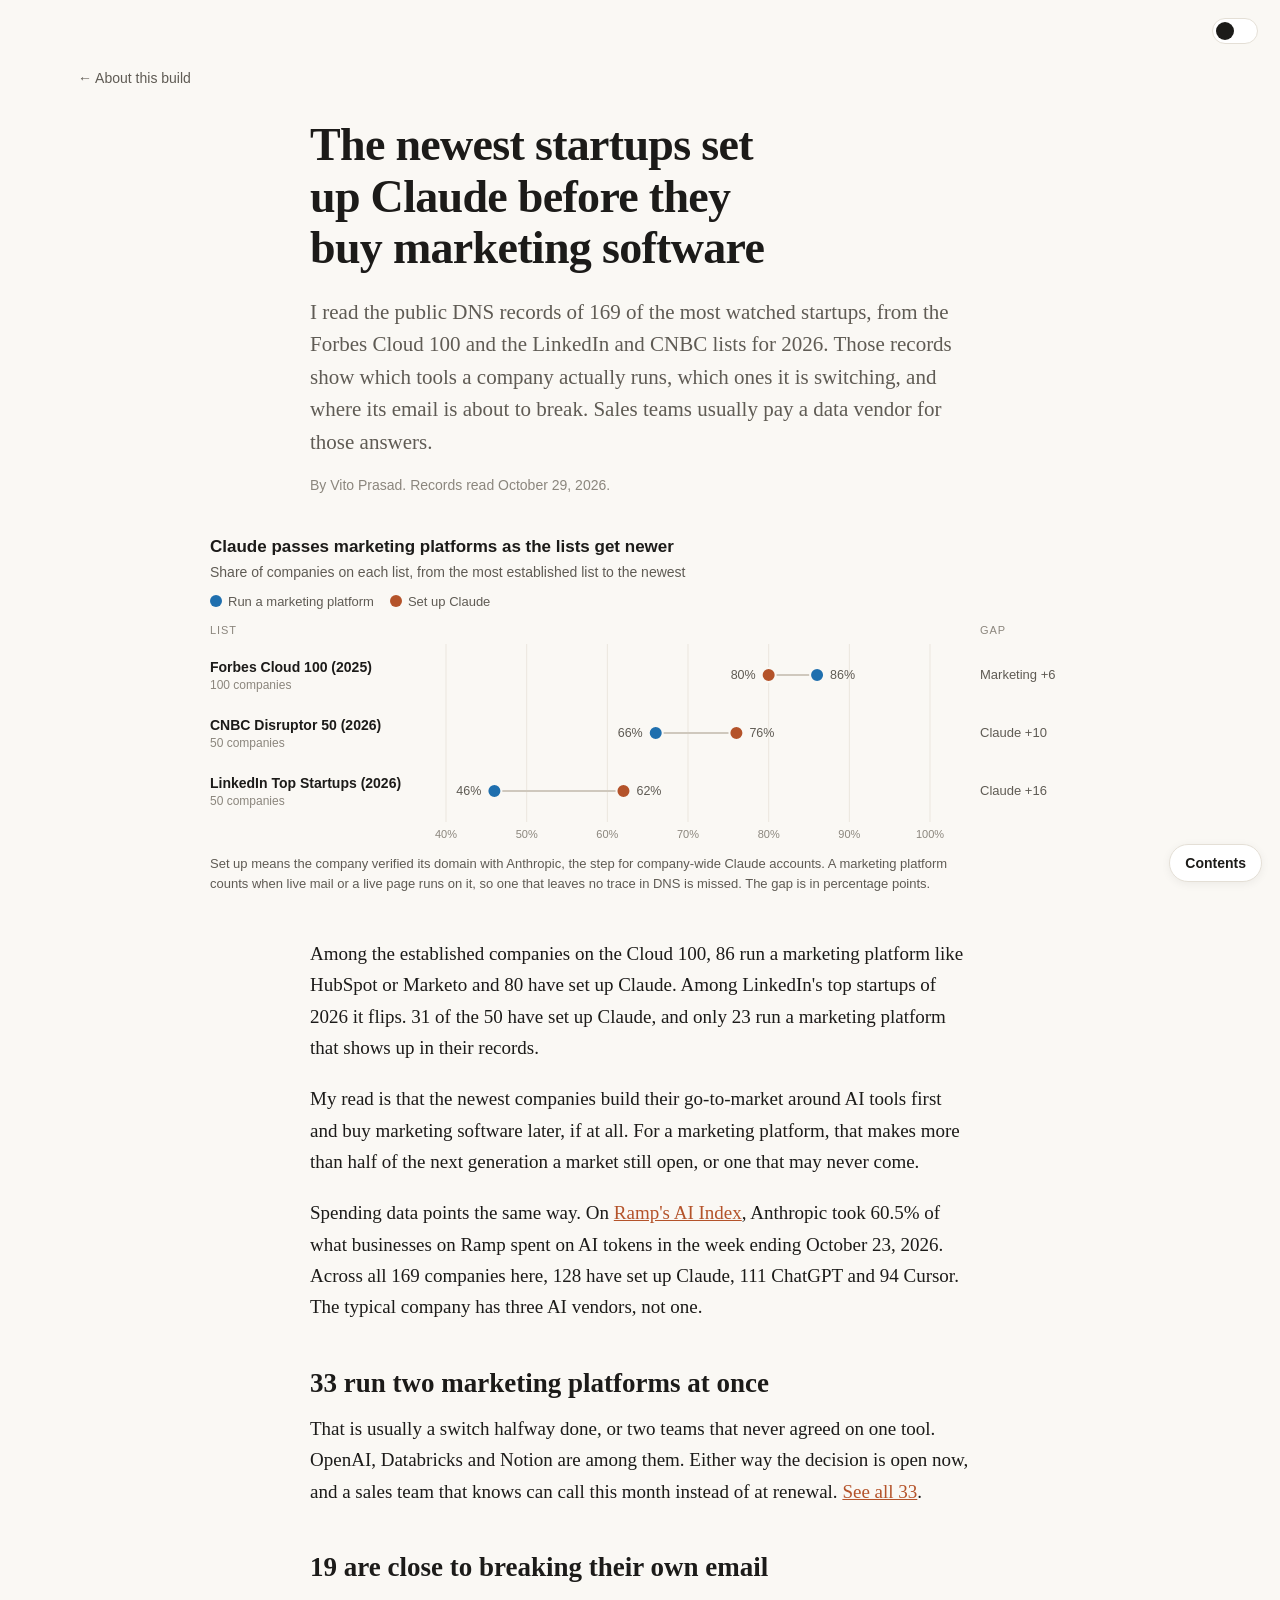
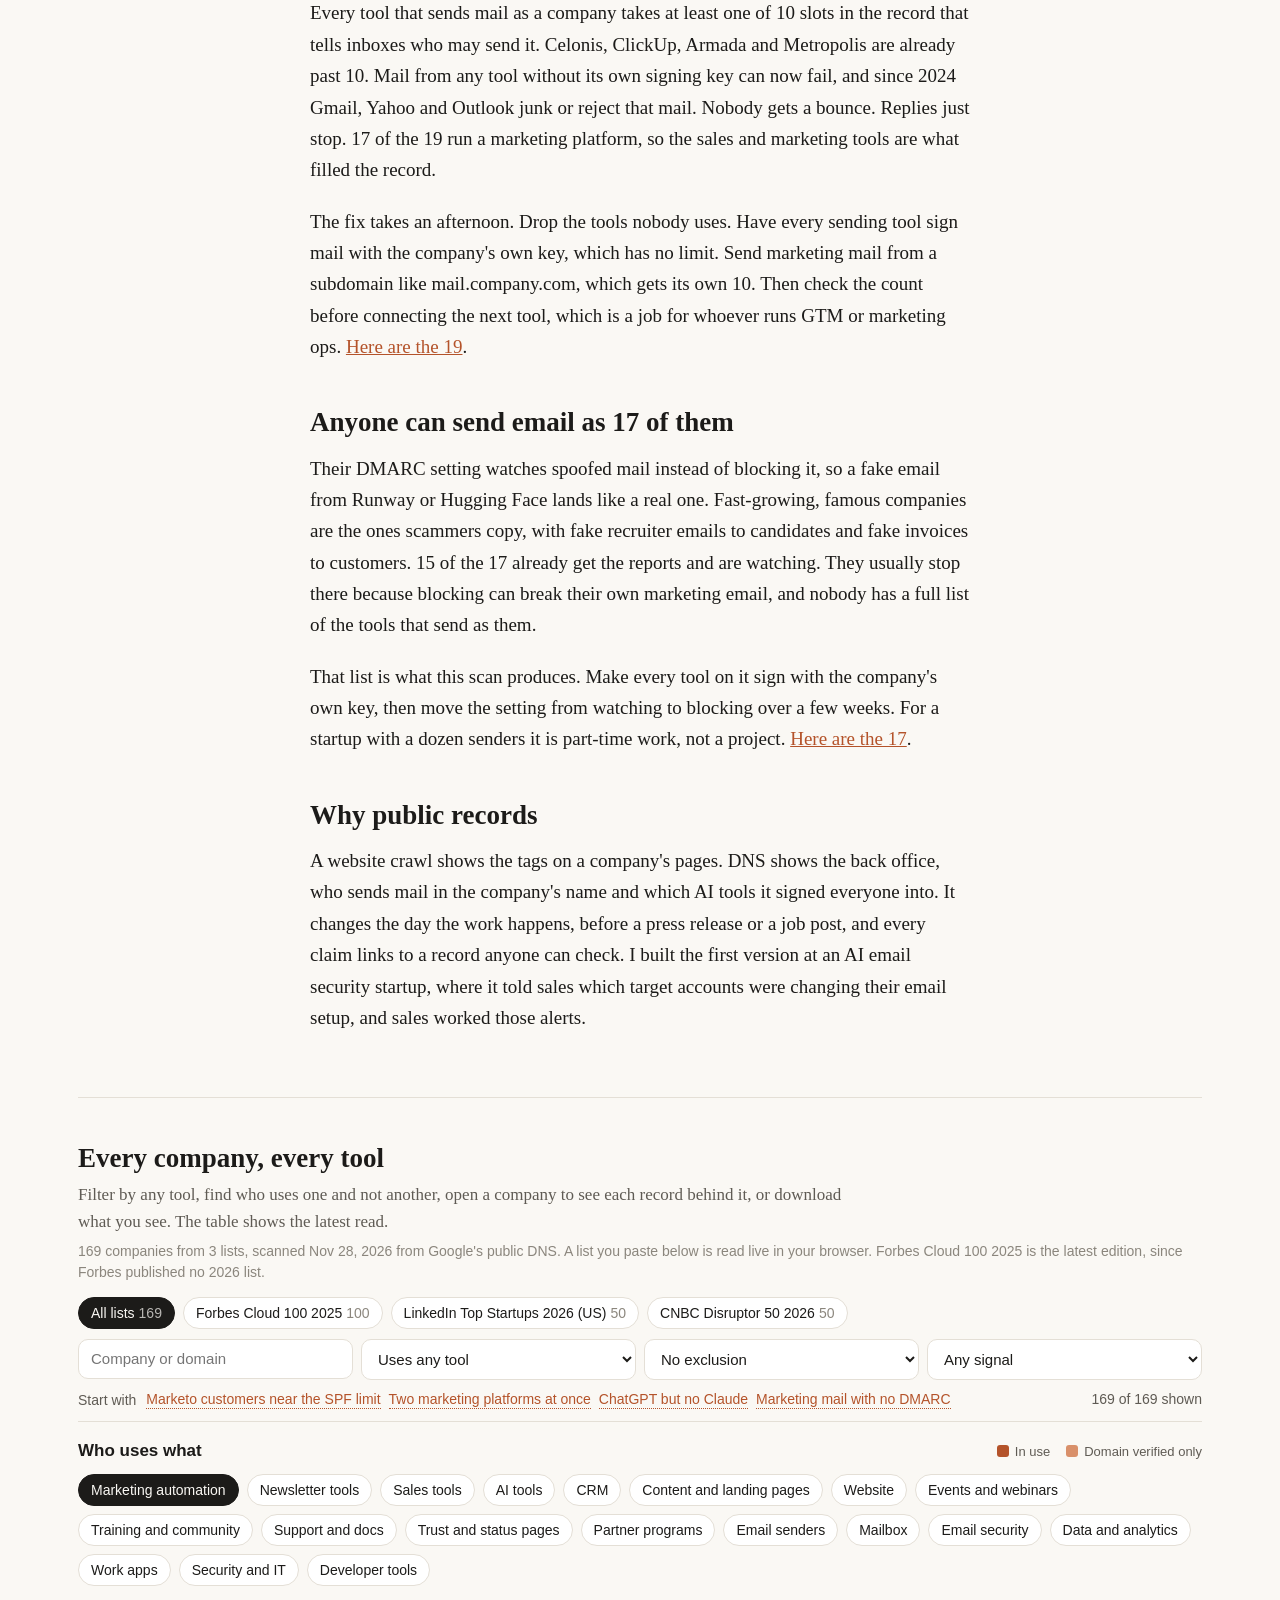
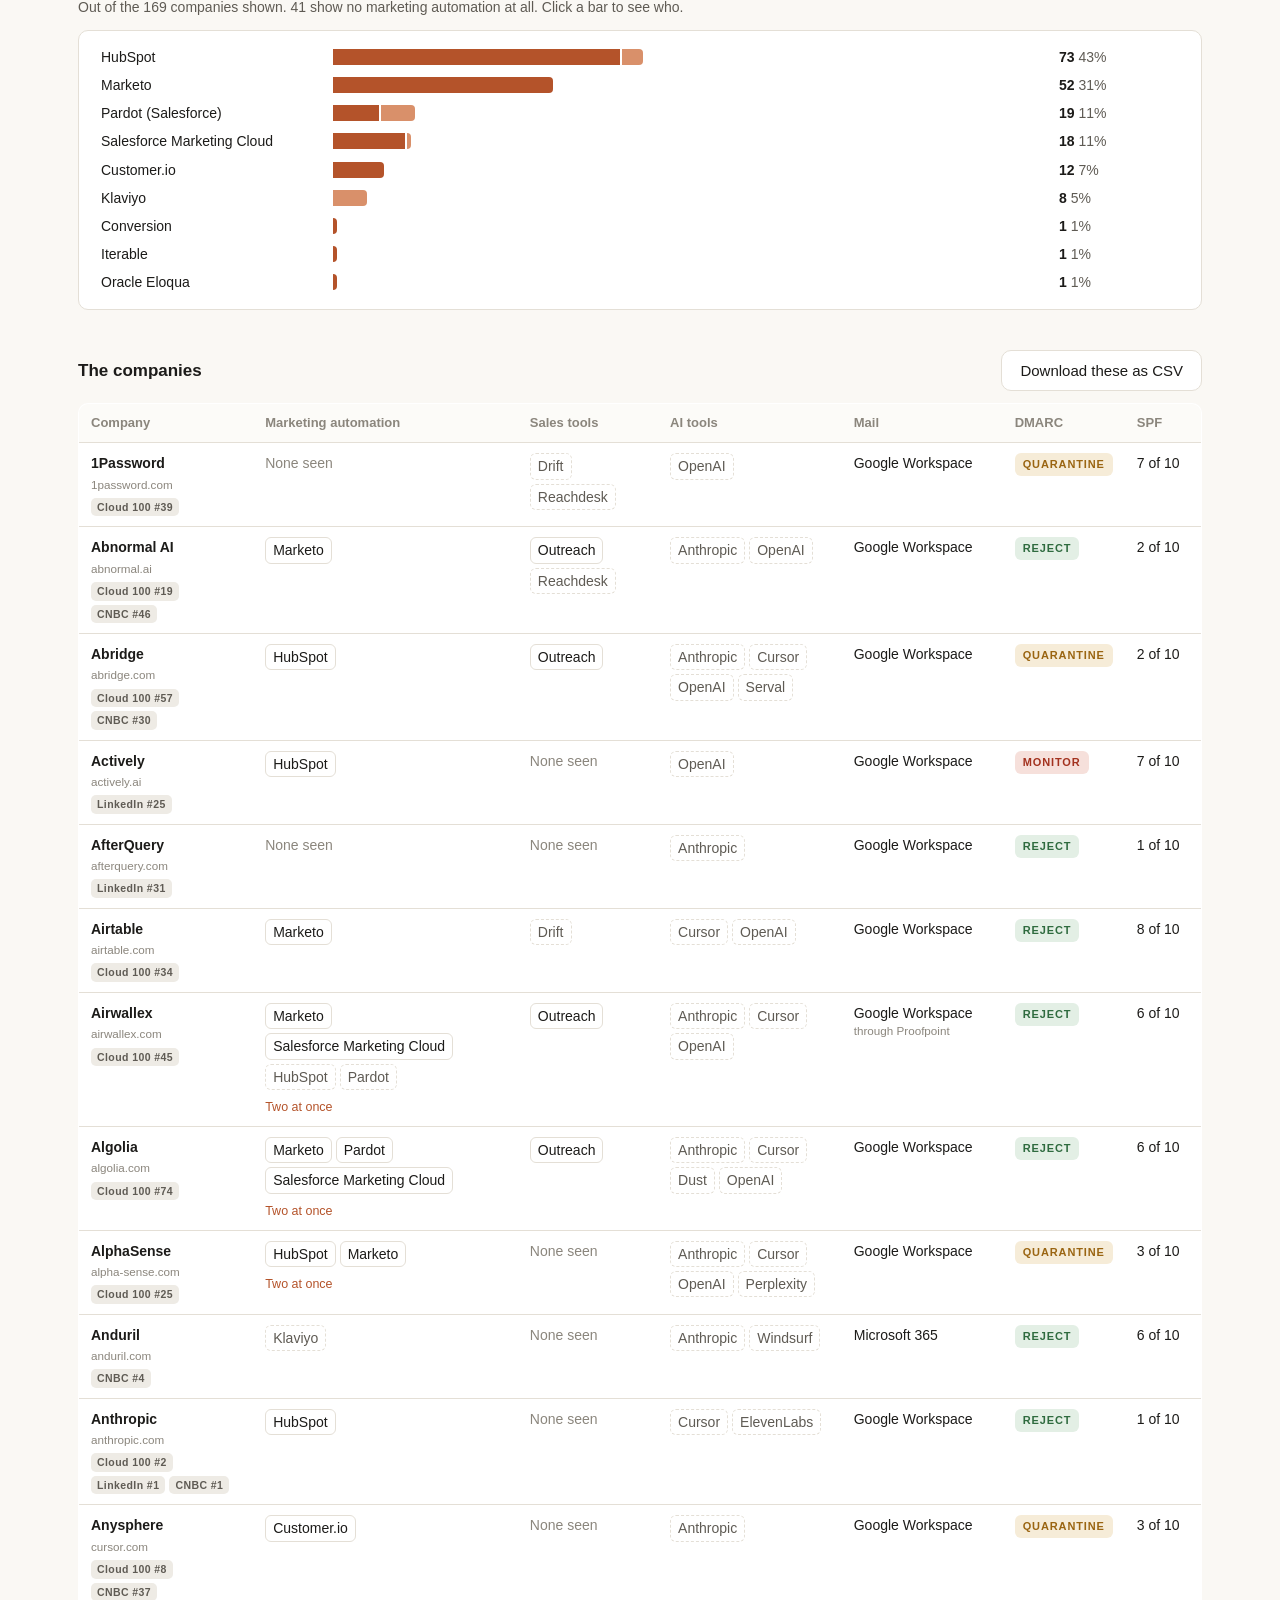
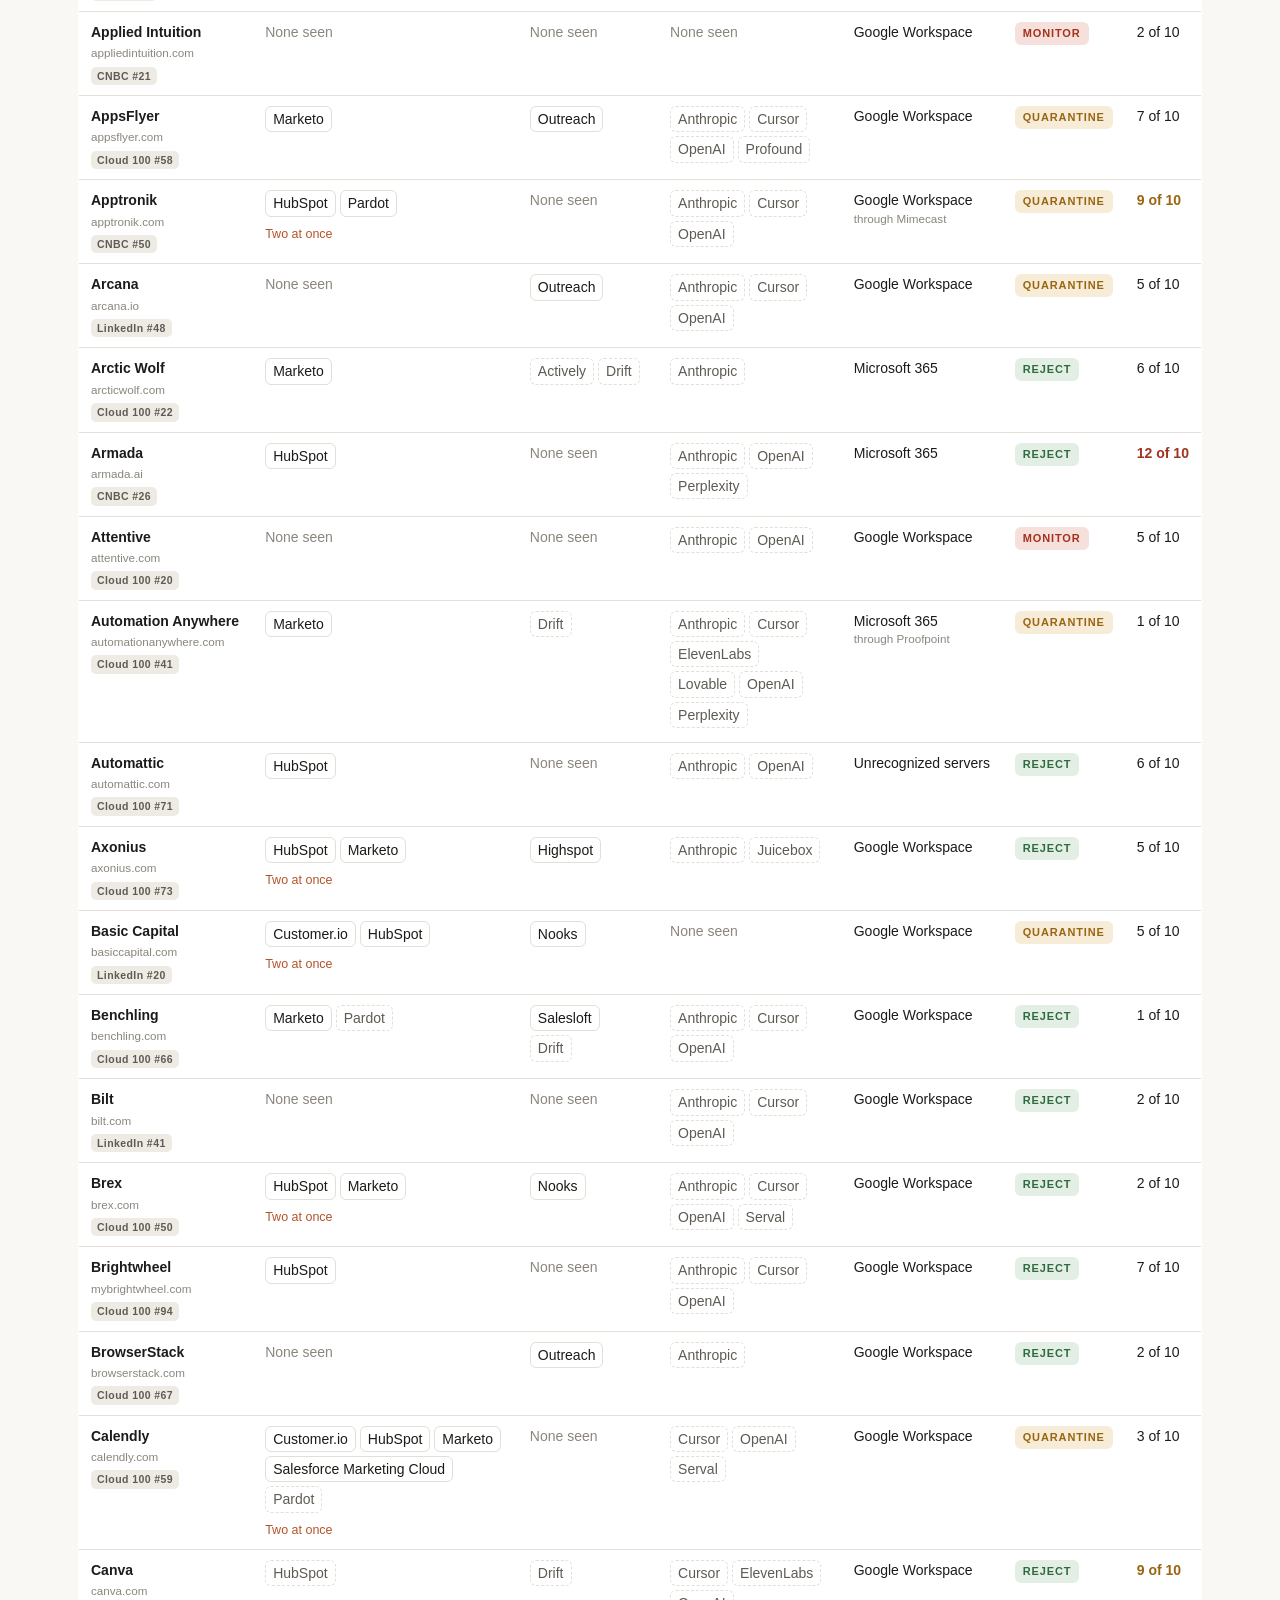
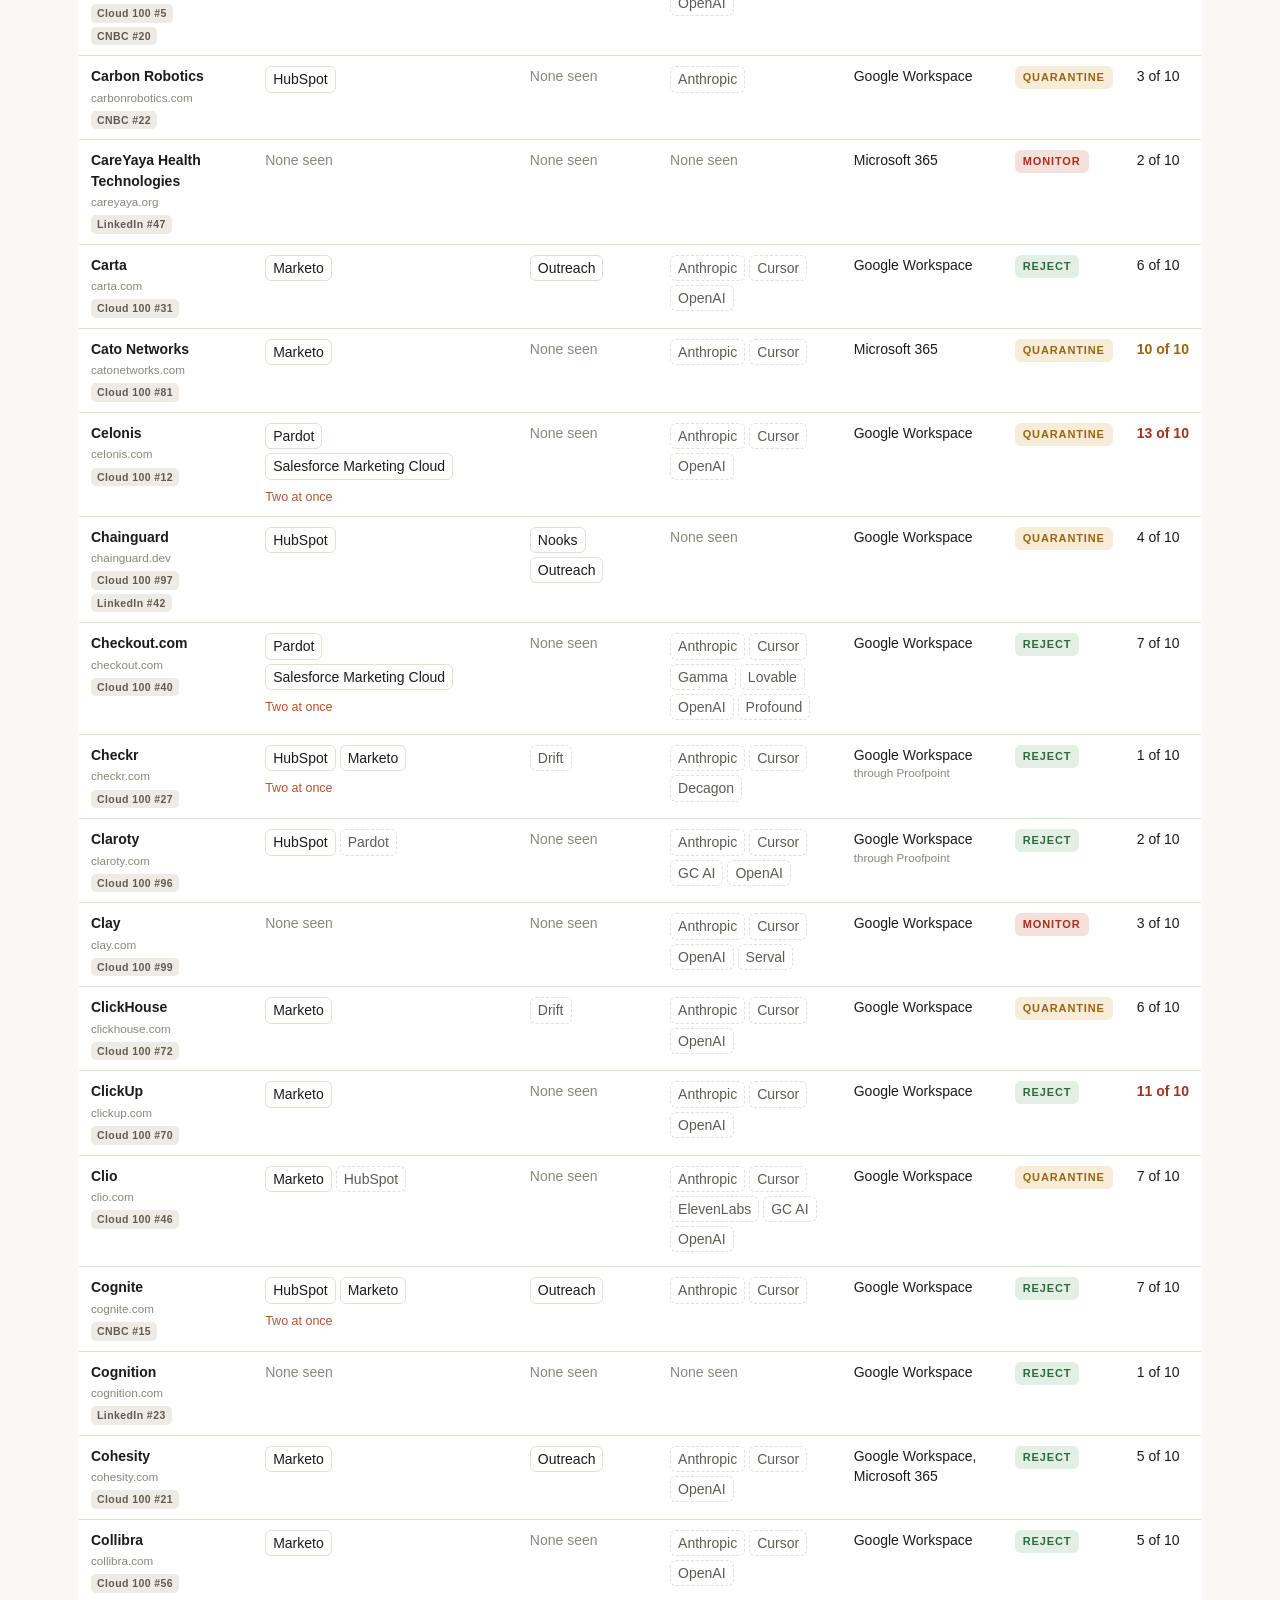
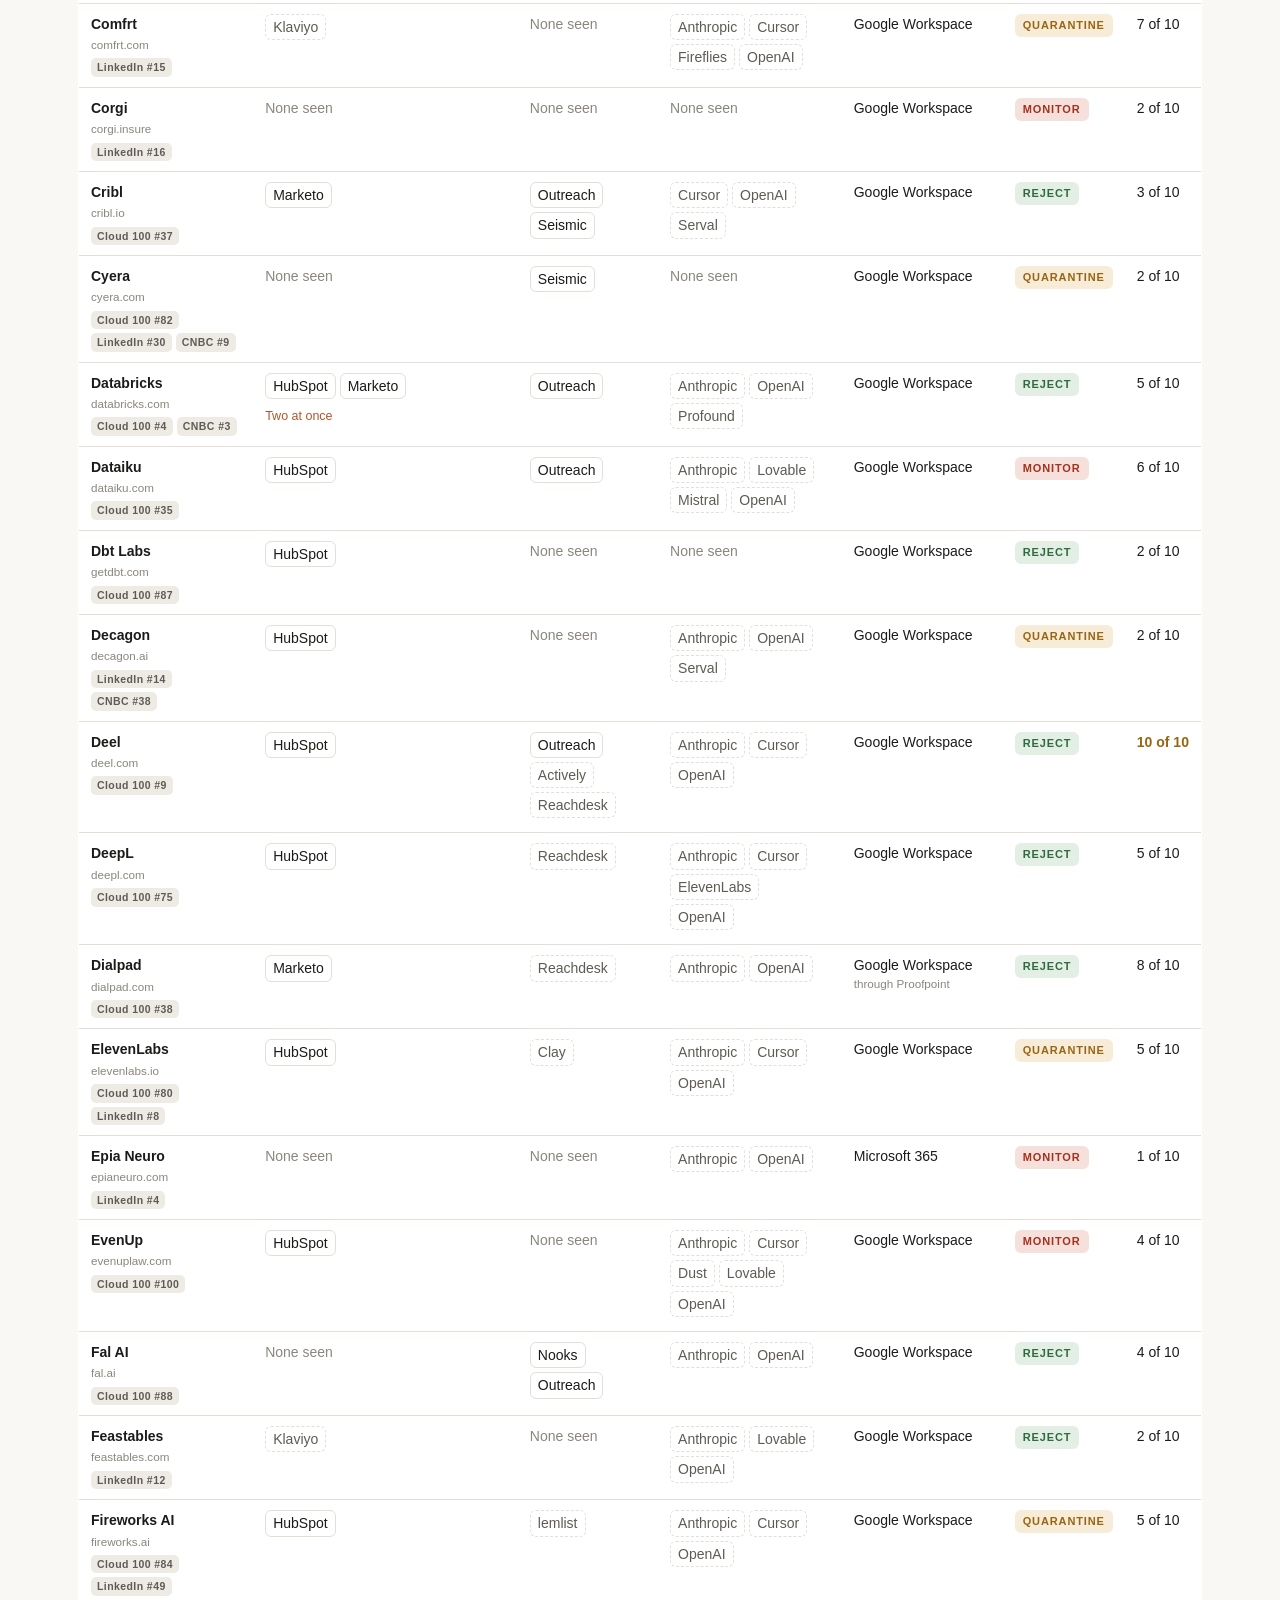
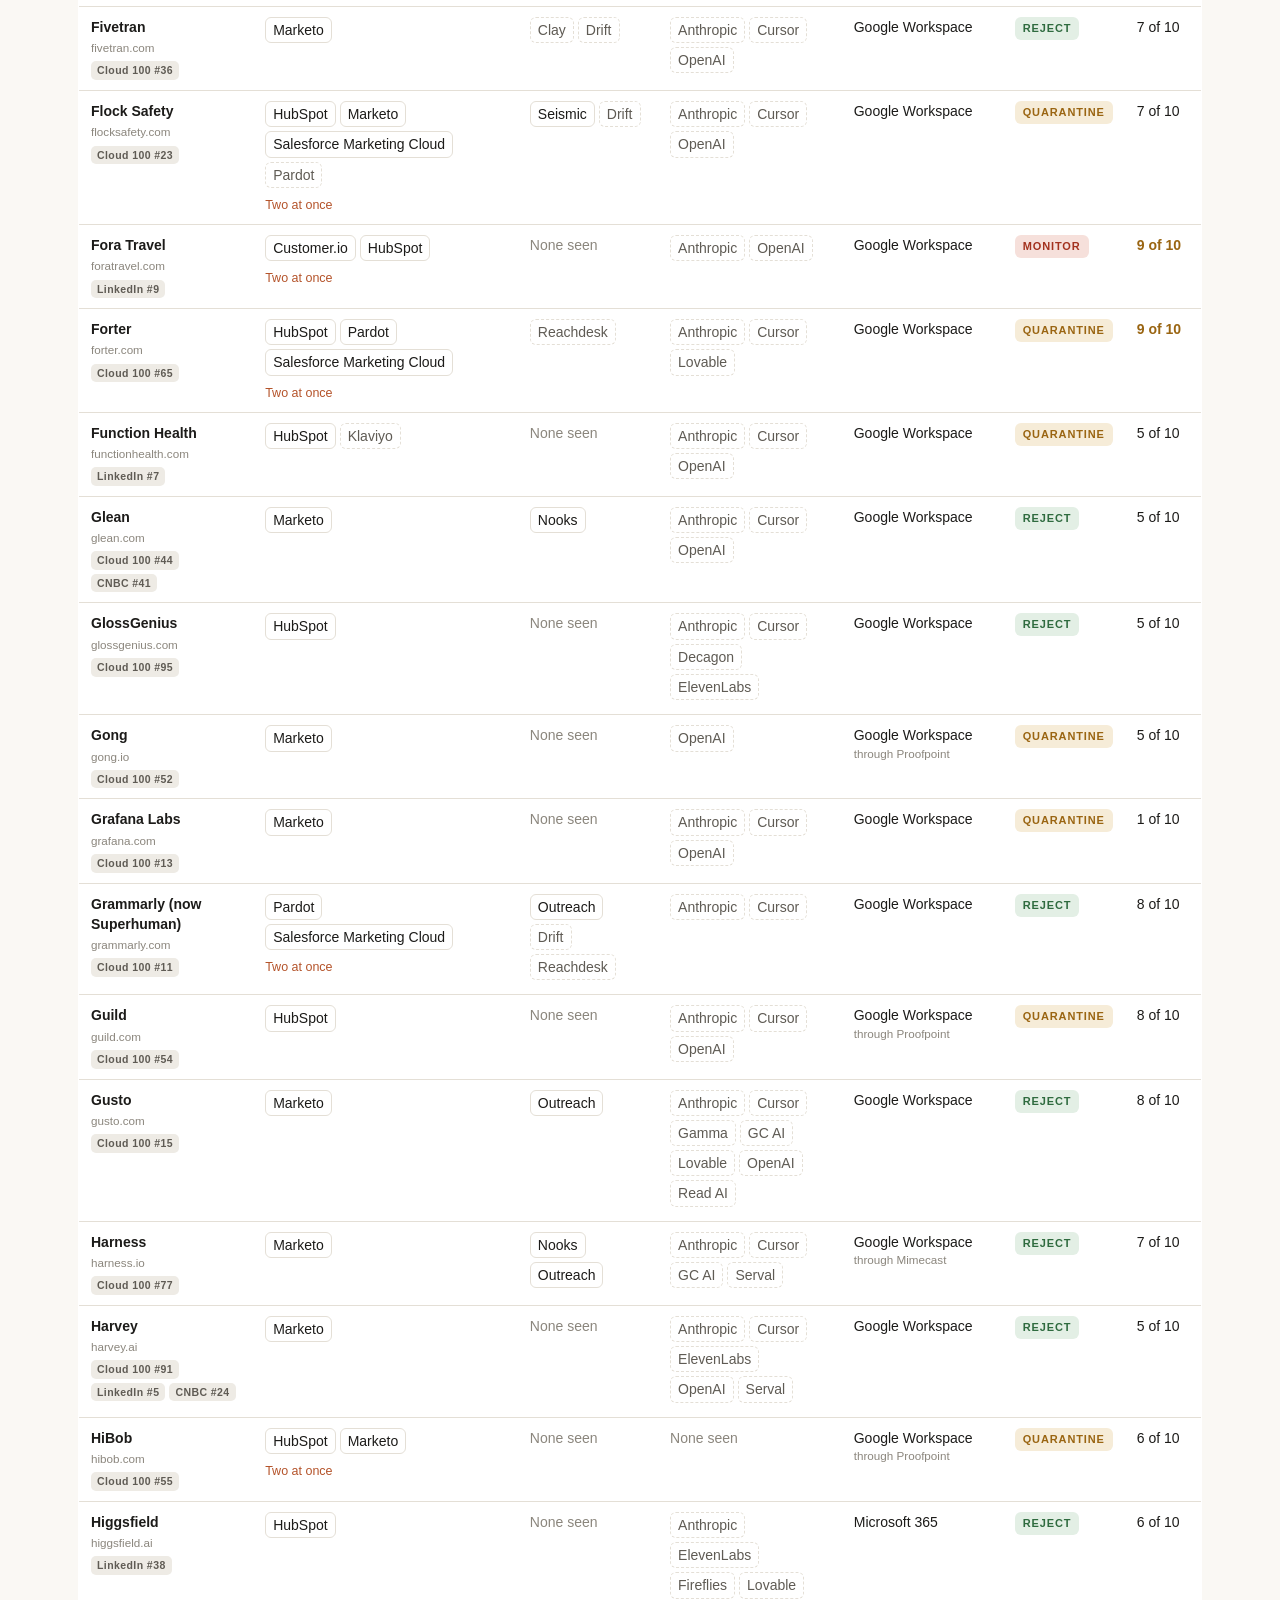
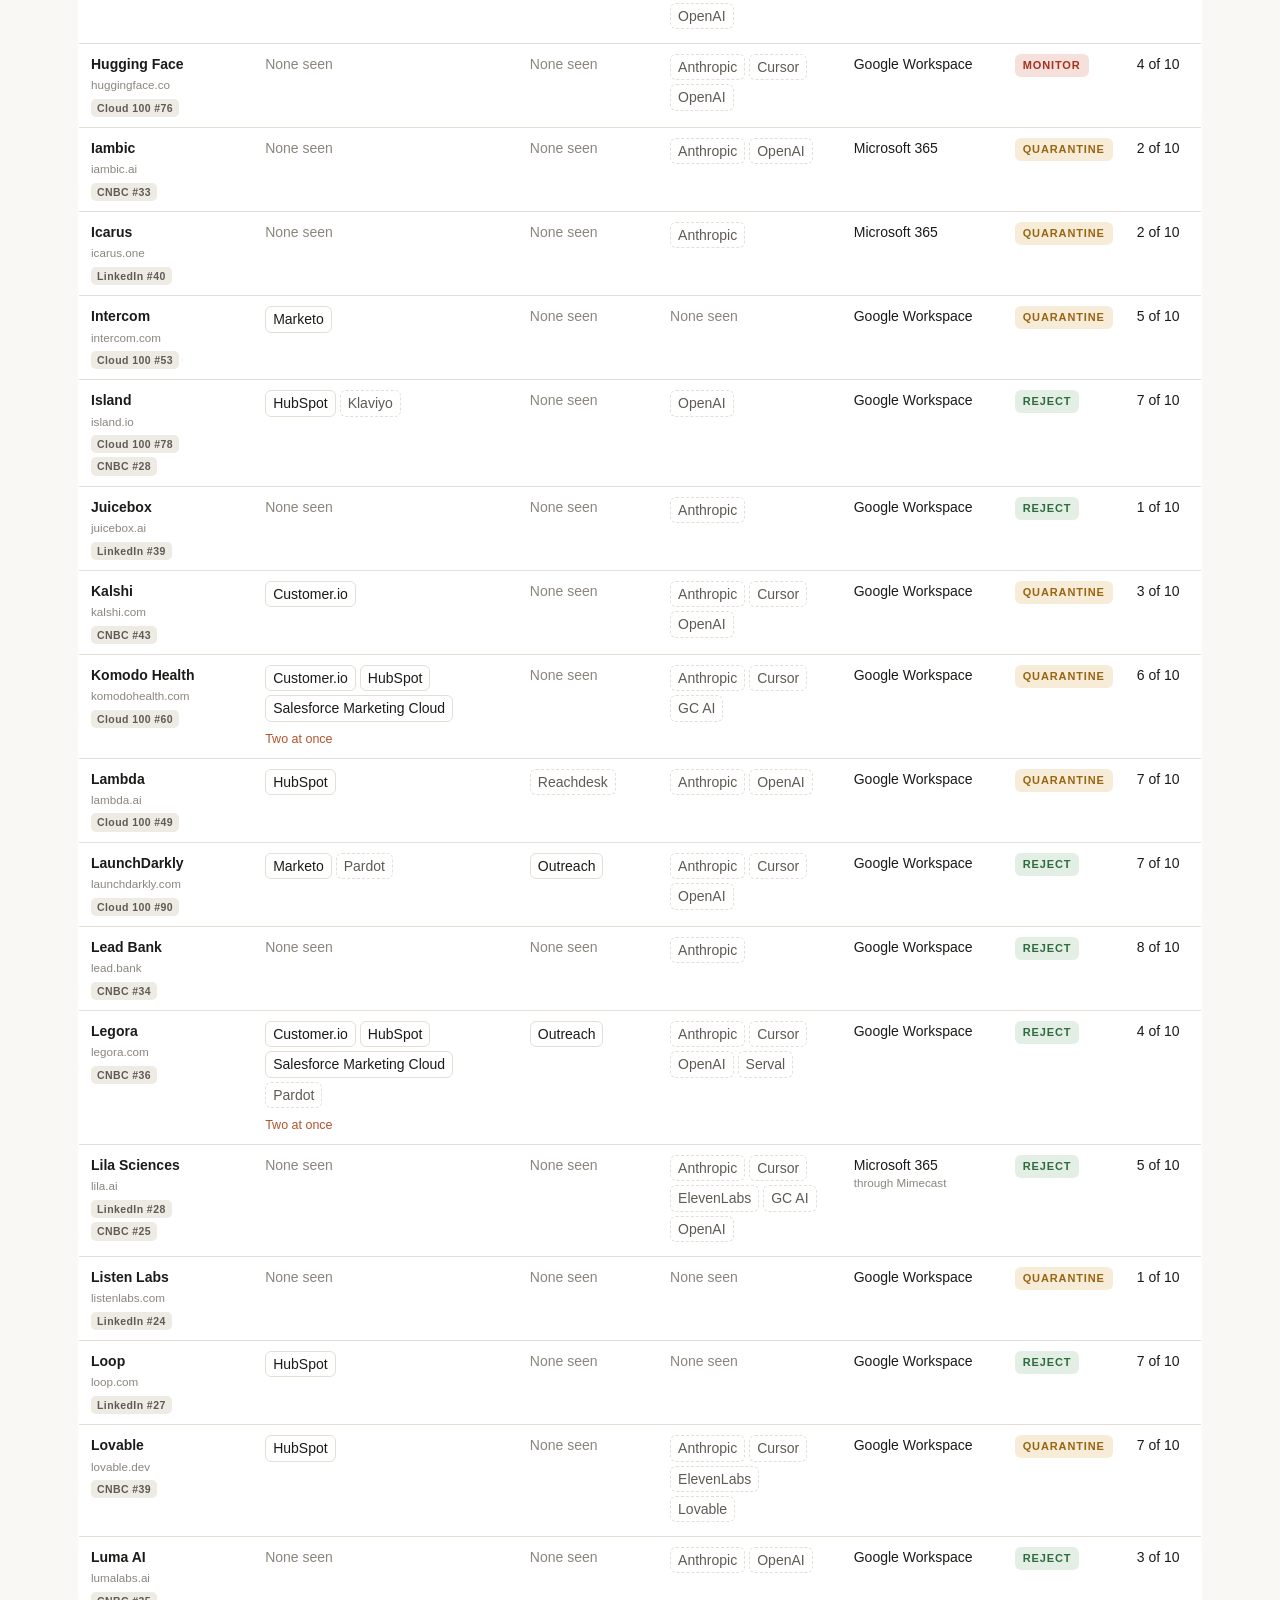
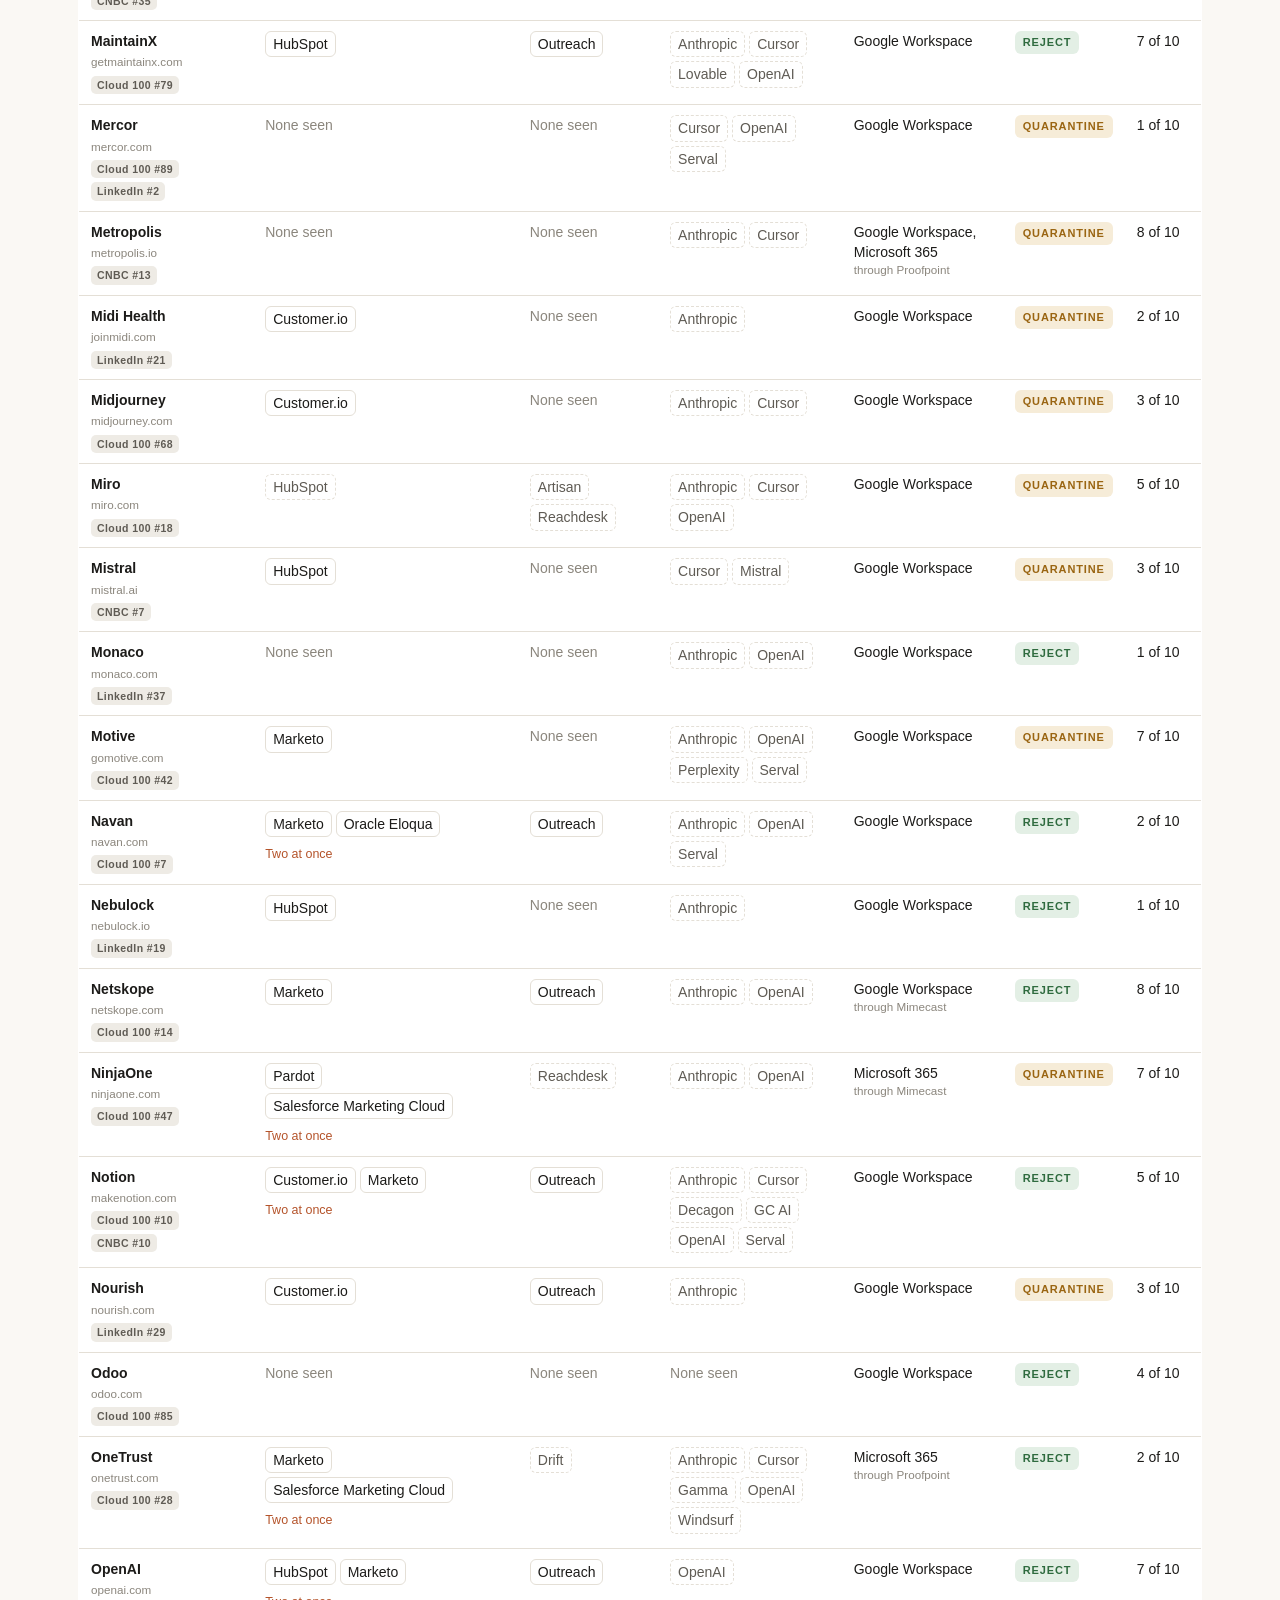
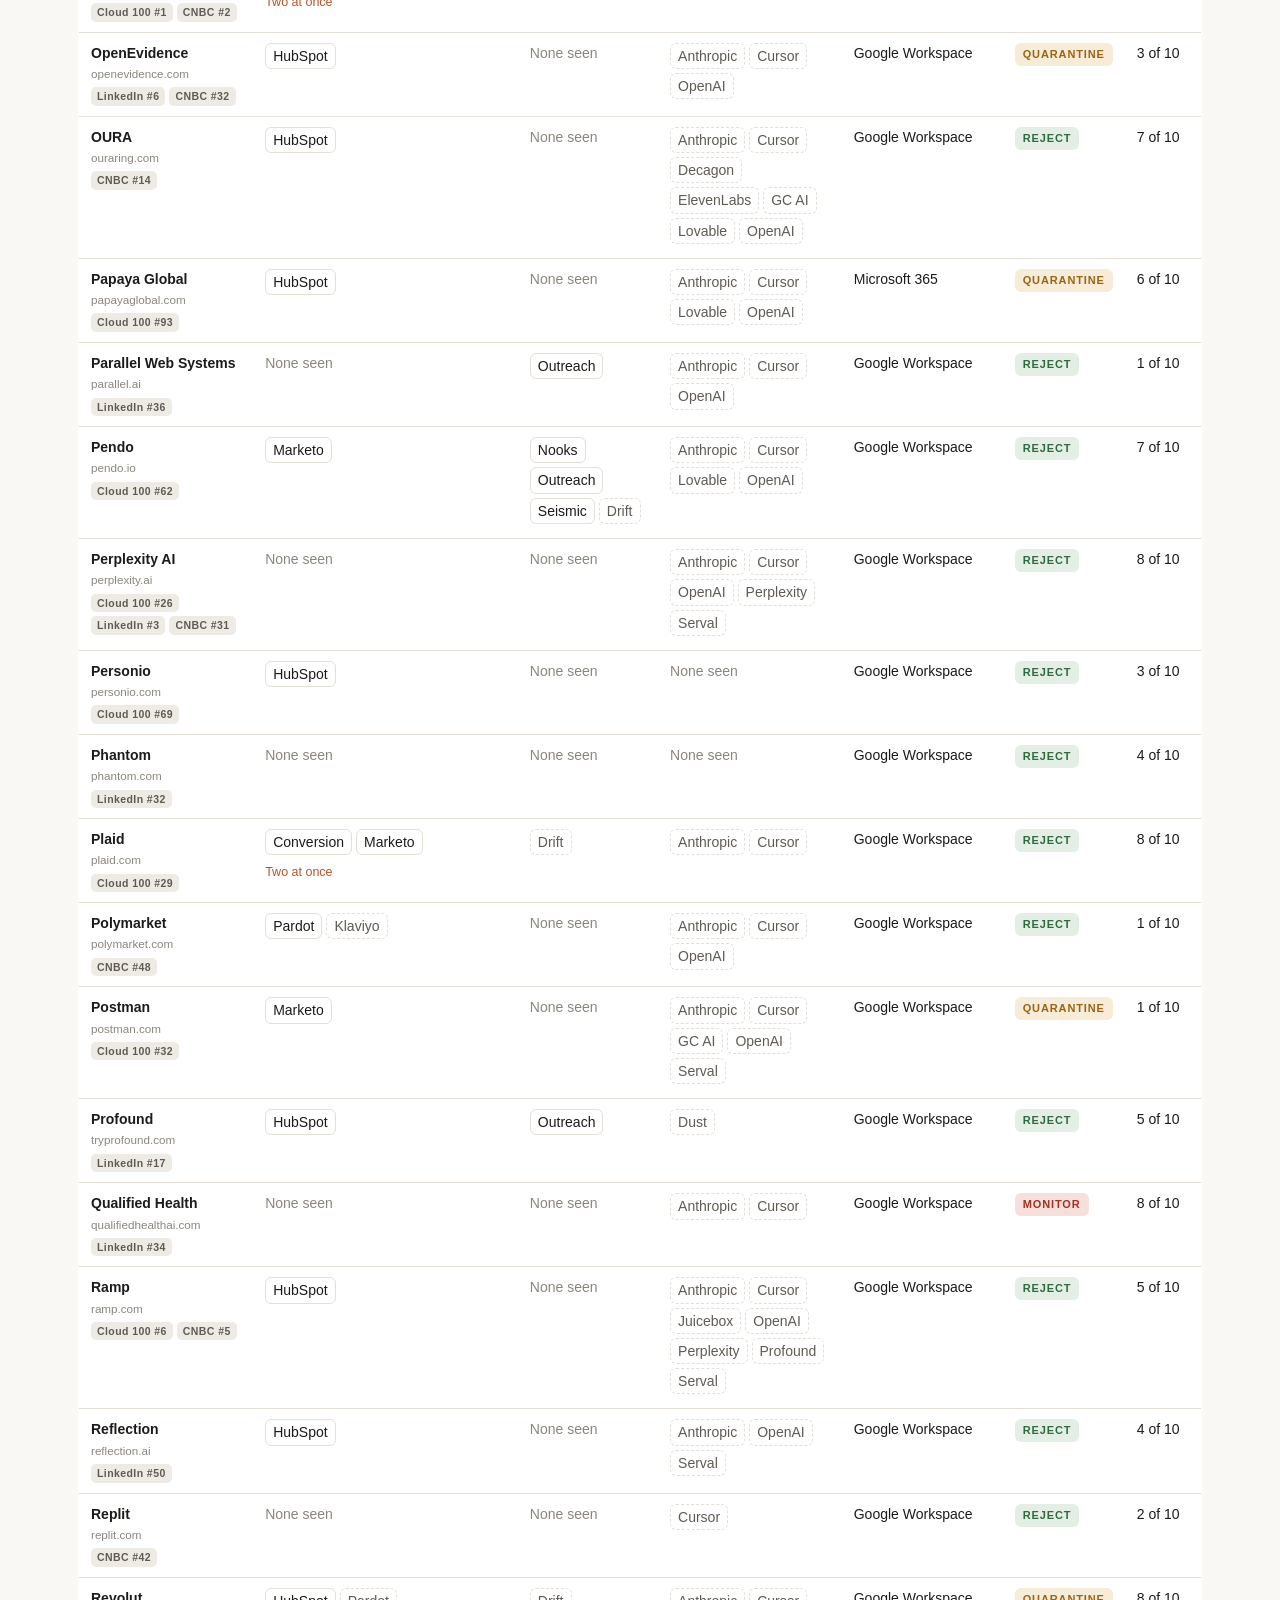
<file: account-scanner/index.html>
<!doctype html>
<html lang="en">
<head>
<meta charset="utf-8">
<meta name="viewport" content="width=device-width, initial-scale=1">
<title>GTM stack scanner, Vito Prasad</title>
<meta name="description" content="Which sales, marketing and AI tools the top startups run, read from public DNS. Filter by tool, spot switches, export the list.">
<meta name="robots" content="noindex">
<link rel="icon" href="data:,">
<script>(function(){try{var t=localStorage.getItem("theme")||(matchMedia("(prefers-color-scheme: dark)").matches?"dark":"light");document.documentElement.dataset.theme=t}catch(e){}})()</script>
<link rel="stylesheet" href="../site.css">
<style>
  * { box-sizing: border-box; }
  html { -webkit-text-size-adjust: 100%; }
  body { margin: 0; background: var(--paper); color: var(--ink);
         font: 17px/1.6 "Iowan Old Style", "Palatino Linotype", Palatino, Georgia, serif; }
  main { --page-w: 1180px; max-width: 1180px; margin: 0 auto; padding: 64px 28px 96px; }
  a { color: var(--ink); }
  .back { font: 14px/1 var(--sans); color: var(--muted); text-decoration: none; }
  .back:hover { color: var(--ink); }
  h1 { font-size: 44px; line-height: 1.1; margin: 0 0 18px; font-weight: 600; letter-spacing: -.01em; max-width: 900px; }
  .fine { font: 14px/1.5 var(--sans); color: var(--faint); margin: 0; }
  h2 { font-size: 27px; line-height: 1.2; margin: 0 0 6px; font-weight: 600; }
  h3 { font: 600 17px/1.3 var(--sans); color: var(--ink); margin: 0 0 14px; }
  p { margin: 0 0 14px; }
  button { font: 600 15px/1 var(--sans); padding: 12px 18px; border-radius: 10px; border: 1px solid var(--ink);
           background: var(--ink); color: var(--paper); cursor: pointer; }
  button.ghost { background: var(--card); color: var(--ink); border-color: var(--line); font-weight: 500; }
  button.ghost:hover { border-color: var(--ink); }
  button:disabled { opacity: .55; cursor: default; }
  select, input[type=search] { font: 15px/1.2 var(--sans); padding: 10px 12px; border: 1px solid var(--line); border-radius: 10px;
           background: var(--card); color: var(--ink); min-width: 0; }
  select:focus, input:focus, textarea:focus { outline: 2px solid var(--accent-soft); border-color: var(--accent); }

  .story { max-width: 660px; margin: 0 auto; }
  .story h1 { font-size: 46px; line-height: 1.12; margin: 28px 0 22px; font-weight: 600; letter-spacing: -.015em; }
  .story .dek { font-size: 21px; line-height: 1.55; color: var(--muted); margin: 0 0 18px; }
  .story .byline { font: 14px/1.4 var(--sans); color: var(--faint); margin: 0 0 40px; }
  .story p { font-size: 19px; line-height: 1.65; margin: 0 0 20px; }
  .story h2 { font-size: 27px; margin: 44px 0 14px; }
  .story a { color: var(--accent); }
  figure.chart { max-width: 860px; margin: 0 auto 44px; }
  .chart-title { font: 600 17px/1.35 var(--sans); margin: 0 0 4px; }
  .chart-sub { font: 14px/1.4 var(--sans); color: var(--muted); margin: 0 0 12px; }
  figure.chart .legend { justify-content: flex-start; margin-bottom: 14px; }
  figure.chart .legend i { border-radius: 50%; }
  figure.chart figcaption { font: 13px/1.55 var(--sans); color: var(--muted); margin-top: 10px; max-width: 760px; }
  #crossoverPlot svg { display: block; overflow: visible; }
  #crossoverPlot text { font-family: var(--sans); font-variant-numeric: tabular-nums; }
  .sr-only { position: absolute; width: 1px; height: 1px; margin: -1px; padding: 0; border: 0; overflow: hidden; clip: rect(0 0 0 0); white-space: nowrap; }
  section.explore { border-top: 1px solid var(--line); padding-top: 44px; margin-top: 64px; }
  section.explore .intro { margin-bottom: 6px; }
  .controls { position: sticky; top: 0; z-index: 5; background: var(--paper); padding: 14px 0 12px; border-bottom: 1px solid var(--line);
              margin-bottom: 18px; }
  .row { display: flex; flex-wrap: wrap; gap: 8px; align-items: center; }
  .row + .row { margin-top: 10px; }
  .pill { font: 14px/1 var(--sans); padding: 8px 12px; border: 1px solid var(--line); border-radius: 999px; background: var(--card);
          color: var(--ink); cursor: pointer; font-weight: 500; }
  .pill:hover { border-color: var(--ink); }
  .pill[aria-pressed=true] { background: var(--ink); border-color: var(--ink); color: var(--paper); }
  .pill .n { color: var(--faint); margin-left: 4px; }
  .pill[aria-pressed=true] .n { color: inherit; opacity: .7; }
  .lbl-inline { font: 14px/1 var(--sans); color: var(--muted); margin-right: 2px; }
  .views a { font: 14px/1.3 var(--sans); color: var(--accent); text-decoration: none; border-bottom: 1px dotted var(--accent); }
  .views a:hover { color: var(--ink); border-color: var(--ink); }
  .count { font: 14px/1.3 var(--sans); color: var(--muted); margin-left: auto; }
  .row.grow > select, .row.grow > input { flex: 1 1 180px; }

  section.block { margin: 0 0 40px; }
  .base-head { display: flex; flex-wrap: wrap; gap: 10px; align-items: baseline; justify-content: space-between; margin-bottom: 12px; }
  .base-head p { font: 14px/1.4 var(--sans); color: var(--muted); margin: 0; }
  .legend { display: flex; gap: 16px; font: 13px/1 var(--sans); color: var(--muted); align-items: center; }
  .legend i { display: inline-block; width: 12px; height: 12px; border-radius: 3px; margin-right: 6px; vertical-align: -1px; }
  .bars { background: var(--card); border: 1px solid var(--line); border-radius: 10px; padding: 12px 16px; }
  .bar { display: grid; grid-template-columns: 220px 1fr 120px; gap: 12px; align-items: center; padding: 5px 6px; border-radius: 8px;
         cursor: pointer; font: 14px/1.3 var(--sans); }
  .bar:hover, .bar.on { background: var(--bar-hover); }
  .bar .name { white-space: nowrap; overflow: hidden; text-overflow: ellipsis; }
  .bar .track { display: flex; gap: 2px; height: 16px; }
  .bar .seg { height: 16px; }
  .bar .seg.use { background: var(--accent); }
  .bar .seg.ver { background: var(--accent-light); }
  .bar .seg:last-child { border-radius: 0 4px 4px 0; }
  .bar .val { color: var(--muted); font-variant-numeric: tabular-nums; }
  .bar .val b { color: var(--ink); font-weight: 600; }
  .cats { margin-bottom: 12px; }
  .more { font: 14px/1 var(--sans); background: none; border: 0; color: var(--accent); padding: 10px 6px 4px; }
  .tip { position: fixed; pointer-events: none; background: var(--ink); color: var(--paper); font: 13px/1.4 var(--sans); padding: 8px 10px;
         border-radius: 8px; max-width: 280px; z-index: 20; display: none; }

  /* The company table scrolls sideways inside its box on a phone, not the whole page. */
  #tableWrap { overflow-x: auto; }
  table { width: 100%; border-collapse: collapse; font: 14px/1.45 var(--sans); background: var(--card);
          border: 1px solid var(--line); border-radius: 10px; overflow: hidden; }
  th { text-align: left; font-weight: 600; font-size: 13px;
       color: var(--faint); padding: 10px 12px; border-bottom: 1px solid var(--line); background: var(--th-bg); }
  td { padding: 10px 12px; border-bottom: 1px solid var(--line); vertical-align: top; }
  tr.co { cursor: pointer; }
  tr.co:hover td { background: var(--row-hover); }
  tr.co.open td { background: var(--row-open); border-bottom-color: transparent; }
  td.who b { display: block; font-weight: 600; }
  td.who small { color: var(--faint); }
  .ranks { display: flex; flex-wrap: wrap; gap: 4px; margin-top: 4px; }
  .rank { font: 600 10.5px/1 var(--sans); letter-spacing: .04em; padding: 4px 6px; border-radius: 5px; background: var(--info-soft); color: var(--muted); white-space: nowrap; }
  .v { display: inline-block; padding: 2px 7px; margin: 0 4px 4px 0; border-radius: 6px; border: 1px solid var(--line); white-space: nowrap; }
  .v.ver { border-style: dashed; color: var(--muted); }
  .none { color: var(--faint); }
  .chip { display: inline-block; font: 600 11px/1 var(--sans); letter-spacing: .08em; text-transform: uppercase;
          padding: 6px 8px; border-radius: 6px; text-align: center; white-space: nowrap; }
  .chip.good { background: var(--good-soft); color: var(--good); } .chip.warn { background: var(--warn-soft); color: var(--warn); }
  .chip.bad { background: var(--bad-soft); color: var(--bad); } .chip.info { background: var(--info-soft); color: var(--muted); }
  .chip.critical, .chip.signal { background: var(--accent-soft); color: var(--accent); }
  .chip.high { background: var(--bad-soft); color: var(--bad); } .chip.medium { background: var(--warn-soft); color: var(--warn); }
  .spf { font-variant-numeric: tabular-nums; white-space: nowrap; }
  .spf.warn { color: var(--warn); font-weight: 600; } .spf.bad { color: var(--bad); font-weight: 600; }
  .sig { display: block; font-size: 12.5px; color: var(--accent); margin-top: 4px; }

  tr.detail td { background: var(--row-open); padding: 4px 18px 22px; }
  .dgrid { display: grid; grid-template-columns: 1fr 1fr; gap: 10px 28px; }
  .cat { margin: 14px 0 0; }
  .cat h4 { font: 600 13px/1 var(--sans); color: var(--faint); margin: 0 0 8px; }
  .ev { font: 13.5px/1.45 var(--sans); margin: 0 0 8px; }
  .ev b { font-weight: 600; }
  .ev .why { display: block; color: var(--muted); }
  .ev code { font: 12px/1.4 var(--mono); color: var(--muted); word-break: break-all; }
  .ev a { color: var(--faint); font-size: 12px; }
  .flags { list-style: none; margin: 14px 0 0; padding: 0; display: grid; gap: 8px; }
  .flag { display: grid; grid-template-columns: 82px 1fr; gap: 12px; align-items: start; background: var(--card);
          border: 1px solid var(--line); border-radius: 10px; padding: 11px 14px; font: 14px/1.45 var(--sans); }
  .flag strong { display: block; font-weight: 600; }
  .flag span.body { color: var(--muted); }
  details.raw { background: var(--card); border: 1px solid var(--line); border-radius: 10px; margin-top: 16px; }
  details.raw summary { cursor: pointer; padding: 11px 14px; font: 600 14px/1.3 var(--sans); }
  .rawrow { padding: 9px 14px; border-top: 1px solid var(--line); }
  .rawrow .q { font: 600 12.5px/1.4 var(--sans); display: flex; justify-content: space-between; gap: 10px; }
  .rawrow .q a { font-weight: 400; color: var(--faint); }
  .rawrow pre { margin: 5px 0 0; white-space: pre-wrap; word-break: break-all; font: 12px/1.5 var(--mono); color: var(--muted); }
  .dactions { display: flex; flex-wrap: wrap; gap: 10px; margin-top: 16px; font: 14px/1 var(--sans); }
  .dactions a { color: var(--muted); }

  .empty { font: 15px/1.5 var(--sans); color: var(--faint); padding: 16px; background: var(--card);
           border: 1px dashed var(--line); border-radius: 10px; }
  .actions { display: flex; flex-wrap: wrap; gap: 10px; margin: 14px 0 0; }
  textarea { width: 100%; min-height: 150px; font: 14px/1.5 var(--mono); padding: 12px 14px; border: 1px solid var(--line);
             border-radius: 10px; background: var(--card); color: var(--ink); resize: vertical; }
  .status { font: 14px/1.4 var(--sans); color: var(--muted); min-height: 20px; margin: 12px 0 0; }
  .status.err { color: var(--bad); }
  section.split { border-top: 1px solid var(--line); padding-top: 44px; margin-top: 56px; }
  .intro { font-size: 17px; color: var(--muted); max-width: 780px; }
  .cols { display: grid; grid-template-columns: 1fr 1fr; gap: 36px; }
  .kinds td:first-child { white-space: nowrap; font-weight: 600; }
  footer { border-top: 1px solid var(--line); padding-top: 26px; margin-top: 64px; font: 14px/1.5 var(--sans); color: var(--faint); }
  footer a { color: var(--muted); }
  @media (max-width: 860px) {
    main { padding: 36px 16px 72px; }
    .story h1 { font-size: 32px; } .story .dek { font-size: 18px; } .story p { font-size: 17.5px; }
    /* A long tool name wraps onto a second line instead of being cut off. */
    .bar { grid-template-columns: 180px 1fr 74px; }
    .bar .name { white-space: normal; overflow: visible; }
    .hide-sm { display: none; }
    .dgrid, .cols { grid-template-columns: 1fr; gap: 0 22px; }
    .flag { grid-template-columns: 1fr; gap: 6px; } .flag .chip { justify-self: start; }
    .controls { position: static; }
  }
  @media (max-width: 560px) { .bar { grid-template-columns: 120px 1fr 74px; } }
</style>
</head>
<body>
<main>
<a class="back" href="../index.html#scanner">&larr; About this build</a>

<article class="story">
  <h1>The newest startups set up Claude before they buy marketing software</h1>
  <p class="dek">I read the public DNS records of 169 of the most watched startups, from the Forbes Cloud 100 and the LinkedIn and CNBC lists for 2026. Those records show which tools a company actually runs, which ones it is switching, and where its email is about to break. Sales teams usually pay a data vendor for those answers.</p>
  <p class="byline">By Vito Prasad. Records read October 29, 2026.</p>
</article>

<figure class="chart" id="crossover" data-reveal>
  <p class="chart-title">Claude passes marketing platforms as the lists get newer</p>
  <p class="chart-sub">Share of companies on each list, from the most established list to the newest</p>
  <div class="legend"><span><i style="background:var(--map)"></i>Run a marketing platform</span><span><i style="background:var(--accent)"></i>Set up Claude</span></div>
  <div id="crossoverPlot"></div>
  <figcaption>Set up means the company verified its domain with Anthropic, the step for company-wide Claude accounts. A marketing platform counts when live mail or a live page runs on it, so one that leaves no trace in DNS is missed. The gap is in percentage points.</figcaption>
  <div class="sr-only">
  <table id="crossoverTable"><caption>Share of companies by list</caption>
    <thead><tr><th>List</th><th>Companies</th><th>Run a marketing platform</th><th>Set up Claude</th><th>Set up ChatGPT</th></tr></thead><tbody></tbody></table>
  </div>
</figure>
<script type="application/json" id="storyData">
{"asOf": "2026-10-29", "rows": [
  {"list": "Forbes Cloud 100 (2025)", "n": 100, "map": 86, "claude": 80, "chatgpt": 74},
  {"list": "CNBC Disruptor 50 (2026)", "n": 50, "map": 33, "claude": 38, "chatgpt": 34},
  {"list": "LinkedIn Top Startups (2026)", "n": 50, "map": 23, "claude": 31, "chatgpt": 27}
]}
</script>

<article class="story">
  <p>Among the established companies on the Cloud 100, 86 run a marketing platform like HubSpot or Marketo and 80 have set up Claude. Among LinkedIn's top startups of 2026 it flips. 31 of the 50 have set up Claude, and only 23 run a marketing platform that shows up in their records.</p>
  <p>My read is that the newest companies build their go-to-market around AI tools first and buy marketing software later, if at all. For a marketing platform, that makes more than half of the next generation a market still open, or one that may never come.</p>
  <p>Spending data points the same way. On <a href="https://ramp.com/data/ai-index" target="_blank" rel="noopener">Ramp's AI Index</a>, Anthropic took 60.5% of what businesses on Ramp spent on AI tokens in the week ending October 23, 2026. Across all 169 companies here, 128 have set up Claude, 111 ChatGPT and 94 Cursor. The typical company has three AI vendors, not one.</p>

  <h2 id="two-platforms">33 run two marketing platforms at once</h2>
  <p>That is usually a switch halfway done, or two teams that never agreed on one tool. OpenAI, Databricks and Notion are among them. Either way the decision is open now, and a sales team that knows can call this month instead of at renewal. <a href="#controls" data-view="two">See all 33</a>.</p>

  <h2 id="email-limit">19 are close to breaking their own email</h2>
  <p>Every tool that sends mail as a company takes at least one of 10 slots in the record that tells inboxes who may send it. Celonis, ClickUp, Armada and Metropolis are already past 10. Mail from any tool without its own signing key can now fail, and since 2024 Gmail, Yahoo and Outlook junk or reject that mail. Nobody gets a bounce. Replies just stop. 17 of the 19 run a marketing platform, so the sales and marketing tools are what filled the record.</p>
  <p>The fix takes an afternoon. Drop the tools nobody uses. Have every sending tool sign mail with the company's own key, which has no limit. Send marketing mail from a subdomain like mail.company.com, which gets its own 10. Then check the count before connecting the next tool, which is a job for whoever runs GTM or marketing ops. <a href="#controls" data-view="spfrisk">Here are the 19</a>.</p>

  <h2 id="spoofing">Anyone can send email as 17 of them</h2>
  <p>Their DMARC setting watches spoofed mail instead of blocking it, so a fake email from Runway or Hugging Face lands like a real one. Fast-growing, famous companies are the ones scammers copy, with fake recruiter emails to candidates and fake invoices to customers. 15 of the 17 already get the reports and are watching. They usually stop there because blocking can break their own marketing email, and nobody has a full list of the tools that send as them.</p>
  <p>That list is what this scan produces. Make every tool on it sign with the company's own key, then move the setting from watching to blocking over a few weeks. For a startup with a dozen senders it is part-time work, not a project. <a href="#controls" data-view="spoof">Here are the 17</a>.</p>

  <h2 id="why">Why public records</h2>
  <p>A website crawl shows the tags on a company's pages. DNS shows the back office, who sends mail in the company's name and which AI tools it signed everyone into. It changes the day the work happens, before a press release or a job post, and every claim links to a record anyone can check. I built the first version at an AI email security startup, where it told sales which target accounts were changing their email setup, and sales worked those alerts.</p>
</article>

<section class="explore" id="explore">
  <h2>Every company, every tool</h2>
  <p class="intro">Filter by any tool, find who uses one and not another, open a company to see each record behind it, or download what you see. The table shows the latest read.</p>
  <p class="fine" id="scanned">Loading the scan...</p>
</section>

<div class="controls" id="controls">
  <div class="row" id="listPills"></div>
  <div class="row grow">
    <input type="search" id="q" placeholder="Company or domain" aria-label="Search companies">
    <select id="uses" aria-label="Uses this tool"><option value="">Uses any tool</option></select>
    <select id="notUses" aria-label="Does not use this tool"><option value="">No exclusion</option></select>
    <select id="signal" aria-label="Signal"><option value="">Any signal</option></select>
  </div>
  <div class="row views" id="views">
    <span class="lbl-inline">Start with</span>
    <a href="#" data-view="spf">Marketo customers near the SPF limit</a>
    <a href="#" data-view="two">Two marketing platforms at once</a>
    <a href="#" data-view="ai">ChatGPT but no Claude</a>
    <a href="#" data-view="bulk">Marketing mail with no DMARC</a>
    <span class="count" id="count"></span>
  </div>
</div>

<section class="block" id="base">
  <div class="base-head">
    <h3 style="margin:0">Who uses what</h3>
    <div class="legend"><span><i style="background:var(--accent)"></i>In use</span><span><i style="background:var(--accent-light)"></i>Domain verified only</span></div>
  </div>
  <div class="row cats" id="cats"></div>
  <div class="base-head"><p id="baseNote"></p></div>
  <div class="bars" id="bars"></div>
</section>

<section class="block">
  <div class="base-head">
    <h3 style="margin:0">The companies</h3>
    <div class="actions" style="margin:0"><button class="ghost" type="button" id="csv">Download these as CSV</button></div>
  </div>
  <div id="tableWrap"></div>
</section>

<section class="split" id="changes">
  <h2>What changed</h2>
  <p class="intro">A stack is most useful when it moves. Every scan is compared with the one before, and a change counts only when a second read minutes later agrees, so a flaky answer never reaches this list. Marketo disappearing while HubSpot shows up is a migration in flight. A new AI vendor is a new contract.</p>
  <div id="changeLog"></div>
</section>

<section class="split" id="mine">
  <h2>Scan your own list</h2>
  <p class="intro">Paste up to 300 companies, one per line, as a domain or as Company, domain. Your browser asks Google's public DNS directly, about 80 questions per company, and keeps the results here so the next scan can show what changed. Nothing is sent to me.</p>
  <textarea id="paste" spellcheck="false" placeholder="ibm.com&#10;MIT, mit.edu&#10;https://www.nasa.gov"></textarea>
  <div class="actions">
    <button type="button" id="scanBtn">Scan list</button>
    <button class="ghost" type="button" id="rescanMine">Re-scan my list</button>
    <button class="ghost" type="button" id="clearMine">Clear my list</button>
  </div>
  <p class="status" id="status" role="status"></p>
</section>

<section class="split" id="about">
  <h2>How it reads a stack</h2>
  <div class="cols" style="margin-top:20px">
    <div>
      <p>Most go-to-market tools need a company to touch its DNS before they work. A landing page on Marketo needs a subdomain pointed at Marketo. A marketing platform that sends mail as the company needs a spot in SPF and a signing key. A workspace on ChatGPT, Claude or Cursor with single sign-on needs a verification record on the domain. Read those records together and the tools fall out.</p>
      <p>For each company the scanner asks about 80 questions. It checks 45 common marketing and support subdomains, the mail servers, SPF and every service it includes, 27 common DKIM key names, DMARC, and the verification records on the main domain. It skips any subdomain that only answers because the company points every possible name at one server.</p>
    </div>
    <div>
      <p>Two strengths are kept apart. In use means live mail or a live web page depends on the vendor today. Domain verified means the company connected its domain to the vendor at some point, which is strong for AI and work tools but can outlive a contract. Every finding links to the record behind it.</p>
      <p>Some tools stay invisible. Anything that only runs inside the browser, like chat widgets and analytics tags, needs a page crawl. Tools that connect to a mailbox or a CRM through an API leave nothing in DNS. And a company can hide a tool behind its own servers. A quiet row means nothing was found, not that nothing is there.</p>
      <p>This grew out of a monitor I built at an AI email security startup that read target accounts' email records every morning and told sales when one started changing fast. The <a href="../email-dns-check/">email DNS check</a> is the single-company version.</p>
    </div>
  </div>
  <h3 style="margin-top:22px">The records it reads</h3>
  <table class="kinds">
    <thead><tr><th>Record</th><th>What it shows</th></tr></thead>
    <tbody>
      <tr><td>Subdomain</td><td>go.company.com points at Marketo, events.company.com at Goldcast, trust.company.com at SafeBase. The strongest sign a tool is live.</td></tr>
      <tr><td>SPF</td><td>Services allowed to send mail as the company. Also the lookup count, where 10 is the hard limit and every new sending tool adds one or more.</td></tr>
      <tr><td>DKIM</td><td>Signing keys. Many point at the vendor that holds them, like hs1 at HubSpot or s1 at SendGrid.</td></tr>
      <tr><td>Mail servers</td><td>Who runs the inbox and which security gateway sits in front of it.</td></tr>
      <tr><td>DMARC</td><td>Whether spoofed mail gets blocked, and which vendor reads the reports.</td></tr>
      <tr><td>Verification</td><td>Records like openai-domain-verification that a vendor asks for when a company connects its domain.</td></tr>
    </tbody>
  </table>
</section>

<footer>Vito Prasad. Built in October 2026 by directing AI coding agents. Company lists from <span id="sources">Forbes, LinkedIn and CNBC</span>. <a href="../index.html">See the other builds</a>.</footer>
</main>
<div class="tip" id="tip" role="tooltip"></div>

<script src="engine.js"></script>
<script>
"use strict";
const E = window.StackEngine;
const MINE_KEY = "gtmStackScanner.v1";
const LIST_SHORT = { "forbes-cloud-100-2025": "Cloud 100", "linkedin-top-startups-2026": "LinkedIn", "cnbc-disruptor-50-2026": "CNBC" };
const COLUMNS = [["Marketing automation", "Marketing automation"], ["Sales tools", "Sales tools"], ["AI tools", "AI tools"]];
const BASE_CATS = ["Marketing automation", "Newsletter tools", "Sales tools", "AI tools", "CRM", "Content and landing pages", "Website", "Events and webinars",
  "Training and community", "Support and docs", "Trust and status pages", "Partner programs", "Email senders", "Mailbox", "Email security",
  "Data and analytics", "Work apps", "Security and IT", "Developer tools"];

let DATA = { companies: [], lists: [] };
let CHANGES = { changes: [] };
let RAW = null;
const state = { list: "all", q: "", uses: "", notUses: "", signal: "", cat: "Marketing automation", open: null, allBars: false };

/* ---------- Helpers ---------- */

function esc(value) {
  return String(value === undefined || value === null ? "" : value)
    .replace(/&/g, "&amp;").replace(/</g, "&lt;").replace(/>/g, "&gt;").replace(/"/g, "&quot;").replace(/'/g, "&#39;");
}
function cap(s) { return s ? s.charAt(0).toUpperCase() + s.slice(1) : s; }
function fmtDate(iso) {
  return new Date(iso.length === 10 ? iso + "T12:00:00" : iso).toLocaleDateString(undefined, { month: "short", day: "numeric", year: "numeric" });
}
function pct(n, d) { return d ? Math.round(100 * n / d) + "%" : "0%"; }
function vkey(v) { return v.vendor + "|" + v.category; }
function inCat(c, cat, strength) {
  return (c.vendors || []).filter(v => v.category === cat && (!strength || v.strength === strength));
}

/* ---------- Your own list, kept in this browser ---------- */

function loadMine() {
  try {
    const s = JSON.parse(localStorage.getItem(MINE_KEY) || "{}");
    return { companies: s.companies || {}, changes: s.changes || [] };
  } catch (e) { return { companies: {}, changes: [] }; }
}
function saveMine(m) {
  try { localStorage.setItem(MINE_KEY, JSON.stringify(m)); }
  catch (e) { setStatus("This browser ran out of room to keep the list. Clear it or scan fewer companies.", true); }
}
function mineRows() {
  const m = loadMine();
  return Object.keys(m.companies).map(d => {
    const c = m.companies[d];
    return Object.assign({ domain: d, name: c.name, lists: [{ slug: "mine", rank: null }], mine: true }, c.result);
  });
}

/* ---------- Filtering ---------- */

function allRows() {
  const mine = mineRows();
  const seen = new Set(mine.map(r => r.domain));
  return DATA.companies.filter(c => !seen.has(c.domain) || true).concat(mine);
}

function scopeRows() {
  return allRows().filter(c => state.list === "all" ? !c.mine : state.list === "mine" ? c.mine : c.lists.some(l => l.slug === state.list));
}

function matches(c) {
  if (c.error) return !state.uses && !state.signal && (!state.q || (c.name + " " + c.domain).toLowerCase().includes(state.q));
  if (state.q && !(c.name + " " + c.domain).toLowerCase().includes(state.q)) return false;
  if (state.uses && !c.vendors.some(v => vkey(v) === state.uses)) return false;
  if (state.notUses && c.vendors.some(v => vkey(v) === state.notUses)) return false;
  if (state.signal === "spf-risk" ? !(c.signals.includes("spf-over") || c.signals.includes("spf-near"))
      : state.signal && !c.signals.includes(state.signal)) return false;
  return true;
}

function shownRows() {
  const rows = scopeRows().filter(matches);
  const rankIn = (c, slug) => (c.lists.find(l => l.slug === slug) || {}).rank || 999;
  if (state.list !== "all" && state.list !== "mine") rows.sort((a, b) => rankIn(a, state.list) - rankIn(b, state.list));
  else rows.sort((a, b) => a.name.localeCompare(b.name));
  return rows;
}

/* ---------- Rendering ---------- */

// A dumbbell per list. Rows run from the most established list to the newest,
// so the point where Claude passes marketing platforms reads top to bottom.
function renderStoryChart() {
  const data = JSON.parse(document.getElementById("storyData").textContent);
  const plotEl = document.getElementById("crossoverPlot");
  // Drawn at the container's real width so text stays the same size on a phone.
  const W = Math.max(280, plotEl.clientWidth || 640);
  const wide = W >= 560;
  const pctOf = (k, r) => Math.round(100 * r[k] / r.n);
  const vals = data.rows.flatMap(r => [pctOf("map", r), pctOf("claude", r)]);
  // Dots only encode position, so the scale starts near the data rather than at zero.
  const lo = Math.max(0, Math.floor((Math.min(...vals) - 6) / 10) * 10);
  const hi = Math.min(100, Math.ceil((Math.max(...vals) + 6) / 10) * 10);
  const gutter = wide ? 200 : 0, gapW = wide ? 104 : 0;
  const plotL = gutter + 36, plotR = W - gapW - 36;
  const x = v => plotL + (plotR - plotL) * (v - lo) / (hi - lo);
  const head = wide ? 22 : 0, rowH = wide ? 58 : 82, axisH = 26;
  const H = head + data.rows.length * rowH + axisH;
  const halo = ' paint-order="stroke" style="stroke:var(--paper)" stroke-width="5" stroke-linejoin="round"';
  const gapText = r => {
    const d = pctOf("claude", r) - pctOf("map", r);
    return d === 0 ? "Even" : (d > 0 ? "Claude +" + d : "Marketing +" + (-d));
  };
  let svg = '<svg viewBox="0 0 ' + W + " " + H + '" width="' + W + '" height="' + H + '" role="img" aria-labelledby="crossoverTitle"><title id="crossoverTitle">' +
    esc(data.rows.map(r => r.list + ", marketing platform " + pctOf("map", r) + "%, Claude " + pctOf("claude", r) + "%").join(". ")) + "</title>";
  for (let t = lo; t <= hi; t += wide ? 10 : 20) {
    svg += '<line x1="' + x(t) + '" x2="' + x(t) + '" y1="' + head + '" y2="' + (H - axisH + 4) + '" style="stroke:var(--chart-grid)" stroke-width="1"/>' +
      '<text x="' + x(t) + '" y="' + (H - 6) + '" font-size="11" style="fill:var(--faint)" text-anchor="middle">' + t + "%</text>";
  }
  if (wide) {
    svg += '<text x="0" y="12" font-size="11" style="fill:var(--faint)" letter-spacing=".08em">LIST</text>' +
      '<text x="' + (W - gapW + 14) + '" y="12" font-size="11" style="fill:var(--faint)" letter-spacing=".08em">GAP</text>';
  }
  data.rows.forEach((r, i) => {
    const y0 = head + i * rowH;
    const y = wide ? y0 + rowH / 2 + 2 : y0 + 58;
    const m = pctOf("map", r), c = pctOf("claude", r);
    if (wide) {
      svg += '<text x="0" y="' + (y - 3) + '" font-size="14" font-weight="600" style="fill:var(--ink)">' + esc(r.list) + "</text>" +
        '<text x="0" y="' + (y + 14) + '" font-size="12" style="fill:var(--faint)">' + r.n + " companies</text>" +
        '<text x="' + (W - gapW + 14) + '" y="' + (y + 4) + '" font-size="13" style="fill:var(--muted)">' + gapText(r) + "</text>";
    } else {
      svg += '<text x="0" y="' + (y0 + 16) + '" font-size="14" font-weight="600" style="fill:var(--ink)"' + halo + ">" + esc(r.list) + "</text>" +
        '<text x="0" y="' + (y0 + 33) + '" font-size="12" style="fill:var(--faint)"' + halo + ">" + r.n + " companies</text>" +
        '<text x="' + W + '" y="' + (y0 + 33) + '" font-size="12.5" style="fill:var(--muted)" text-anchor="end"' + halo + ">" + gapText(r) + "</text>";
    }
    svg += '<line x1="' + x(Math.min(m, c)) + '" x2="' + x(Math.max(m, c)) + '" y1="' + y + '" y2="' + y + '" style="stroke:var(--chart-line)" stroke-width="2" stroke-linecap="round"/>';
    [["map", m, "var(--map)", r.map + " of " + r.n + " run a marketing platform"],
     ["claude", c, "var(--accent)", r.claude + " of " + r.n + " set up Claude, " + r.chatgpt + " set up ChatGPT"]].forEach(([k, v, hex, tip]) => {
      const before = k === "map" ? m < c : c < m;
      svg += '<g class="dot" data-tip="' + esc(r.list + ". " + tip + ".") + '"><circle cx="' + x(v) + '" cy="' + y + '" r="14" fill="transparent"/>' +
        '<circle cx="' + x(v) + '" cy="' + y + '" r="7" style="fill:' + hex + ';stroke:var(--paper)" stroke-width="2"/>' +
        '<text x="' + (x(v) + (before ? -13 : 13)) + '" y="' + (y + 4) + '" font-size="12.5" style="fill:var(--muted)" text-anchor="' + (before ? "end" : "start") + '"' + halo + ">" + v + "%</text></g>";
    });
  });
  plotEl.innerHTML = svg + "</svg>";
  document.querySelector("#crossoverTable tbody").innerHTML = data.rows.map(r => "<tr><td>" + esc(r.list) + "</td><td>" + r.n + "</td><td>" +
    pctOf("map", r) + "%</td><td>" + pctOf("claude", r) + "%</td><td>" + pctOf("chatgpt", r) + "%</td></tr>").join("");
}

function wireStoryChart() {
  const tip = document.getElementById("tip");
  const plot = document.getElementById("crossoverPlot");
  let lastWidth = plot.clientWidth;
  window.addEventListener("resize", () => {
    if (plot.clientWidth !== lastWidth) { lastWidth = plot.clientWidth; renderStoryChart(); }
  });
  plot.addEventListener("mousemove", e => {
    const g = e.target.closest(".dot");
    if (!g) { tip.style.display = "none"; return; }
    tip.textContent = g.getAttribute("data-tip");
    tip.style.display = "block";
    tip.style.left = Math.min(e.clientX + 14, window.innerWidth - 300) + "px";
    tip.style.top = (e.clientY + 16) + "px";
  });
  plot.addEventListener("mouseleave", () => { tip.style.display = "none"; });
}

function renderPills() {
  const rows = allRows();
  const pills = [["all", "All lists", rows.filter(c => !c.mine).length]];
  DATA.lists.forEach(l => pills.push([l.slug, l.list, rows.filter(c => c.lists.some(x => x.slug === l.slug)).length]));
  const mine = rows.filter(c => c.mine).length;
  if (mine) pills.push(["mine", "My list", mine]);
  document.getElementById("listPills").innerHTML = pills.map(p => '<button type="button" class="pill" data-list="' + esc(p[0]) +
    '" aria-pressed="' + (state.list === p[0]) + '">' + esc(p[1]) + '<span class="n">' + p[2] + "</span></button>").join("");
}

function renderSelects(scope) {
  const counts = new Map();
  scope.forEach(c => (c.vendors || []).forEach(v => counts.set(vkey(v), (counts.get(vkey(v)) || 0) + 1)));
  const byCat = {};
  Array.from(counts.keys()).forEach(k => { const [vendor, cat] = k.split("|"); (byCat[cat] = byCat[cat] || []).push([k, vendor]); });
  const groups = E.CATEGORIES.filter(cat => byCat[cat]).map(cat => '<optgroup label="' + esc(cat) + '">' +
    byCat[cat].sort((a, b) => counts.get(b[0]) - counts.get(a[0]) || a[1].localeCompare(b[1]))
      .map(([k, vendor]) => '<option value="' + esc(k) + '">' + esc(vendor) + " (" + counts.get(k) + ")</option>").join("") + "</optgroup>").join("");
  const uses = document.getElementById("uses"), notUses = document.getElementById("notUses");
  uses.innerHTML = '<option value="">Uses any tool</option>' + groups;
  notUses.innerHTML = '<option value="">No exclusion</option>' + groups.replace(/<option value/g, "<option value");
  notUses.querySelectorAll("option").forEach(o => { if (o.value) o.textContent = "Not " + o.textContent; });
  uses.value = counts.has(state.uses) ? state.uses : "";
  notUses.value = counts.has(state.notUses) ? state.notUses : "";
  if (!counts.has(state.uses)) state.uses = "";
  if (!counts.has(state.notUses)) state.notUses = "";
  const sig = document.getElementById("signal");
  sig.innerHTML = '<option value="">Any signal</option>' + E.SIGNALS.map(s => '<option value="' + s[0] + '">' + esc(s[1]) + " (" +
    scope.filter(c => (c.signals || []).includes(s[0])).length + ")</option>").join("") +
    '<option value="spf-risk">SPF at or near the limit (' + scope.filter(c => (c.signals || []).some(x => x === "spf-over" || x === "spf-near")).length + ")</option>";
  sig.value = state.signal;
}

function renderBase(rows) {
  const ok = rows.filter(c => !c.error);
  const cats = BASE_CATS.filter(cat => ok.some(c => inCat(c, cat).length));
  if (!cats.includes(state.cat)) state.cat = cats[0] || "Marketing automation";
  document.getElementById("cats").innerHTML = cats.map(cat => '<button type="button" class="pill" data-cat="' + esc(cat) +
    '" aria-pressed="' + (state.cat === cat) + '">' + esc(cat) + "</button>").join("");
  const tally = new Map();
  ok.forEach(c => inCat(c, state.cat).forEach(v => {
    const t = tally.get(v.vendor) || { vendor: v.vendor, use: 0, ver: 0, key: vkey(v) };
    if (v.strength === "in use") t.use++; else t.ver++;
    tally.set(v.vendor, t);
  }));
  const list = Array.from(tally.values()).sort((a, b) => (b.use + b.ver) - (a.use + a.ver) || b.use - a.use || a.vendor.localeCompare(b.vendor));
  const anyVerified = list.some(t => t.ver);
  const denom = ok.length || 1;
  const none = ok.filter(c => !inCat(c, state.cat).length).length;
  document.getElementById("baseNote").textContent = ok.length ? "Out of the " + ok.length + " companies shown. " + none + " show no " +
    state.cat.toLowerCase() + " at all." + (anyVerified ? "" : "") + " Click a bar to see who." : "";
  const shown = state.allBars ? list : list.slice(0, 12);
  document.getElementById("bars").innerHTML = shown.length ? shown.map(t => {
    const use = 100 * t.use / denom, ver = 100 * t.ver / denom;
    return '<div class="bar' + (state.uses === t.key ? " on" : "") + '" data-key="' + esc(t.key) + '" data-tip="' + esc(t.vendor + ". " +
      t.use + " in use" + (t.ver ? ", " + t.ver + " with the domain verified only" : "") + ". " + pct(t.use + t.ver, denom) + " of the companies shown.") + '">' +
      '<span class="name">' + esc(t.vendor) + '</span><span class="track">' +
      (t.use ? '<span class="seg use" style="width:' + use + '%"></span>' : "") + (t.ver ? '<span class="seg ver" style="width:' + ver + '%"></span>' : "") +
      '</span><span class="val"><b>' + (t.use + t.ver) + "</b> " + pct(t.use + t.ver, denom) + "</span></div>";
  }).join("") + (list.length > 12 ? '<button class="more" type="button" id="moreBars">' + (state.allBars ? "Show the top 12" : "Show all " + list.length) + "</button>" : "")
    : '<div class="none" style="padding:6px">Nothing in this category for the companies shown.</div>';
}

function vendorCell(c, cat) {
  const vs = inCat(c, cat);
  if (!vs.length) return '<span class="none">None seen</span>';
  return vs.map(v => '<span class="v' + (v.strength === "verified" ? " ver" : "") + '" title="' +
    (v.strength === "verified" ? "Domain verified" : "In use") + '">' + esc(v.vendor.replace(/ \(.*\)$/, "")) + "</span>").join("");
}

function mailCell(c) {
  const p = c.posture;
  // A mail provider's name stays on one line.
  const box = p.mailbox.map(m => '<span class="nobr">' + esc(m) + "</span>").join(", ") ||
    esc(p.gateway.length ? "Hidden by a gateway" : p.mxHosts.length ? "Unrecognized servers" : "No mail servers");
  return box + (p.gateway.length ? '<small class="none" style="display:block">through ' + esc(p.gateway.join(", ")) + "</small>" : "");
}

function dmarcChip(p) {
  const tone = { reject: "good", quarantine: "warn", none: "bad", missing: "bad" }[p.dmarc];
  return '<span class="chip ' + tone + '">' + esc(p.dmarc === "missing" ? "None" : p.dmarc === "none" ? "Monitor" : cap(p.dmarc)) + "</span>";
}

function spfCell(p) {
  if (p.spf === "missing") return '<span class="spf bad">Missing</span>';
  const tone = p.spfLookups > 10 ? "bad" : p.spfLookups >= 9 ? "warn" : "";
  return '<span class="spf ' + tone + '">' + p.spfLookups + " of 10</span>";
}

function ranks(c) {
  return '<span class="ranks">' + c.lists.map(l => '<span class="rank">' + esc(l.slug === "mine" ? "My list" : LIST_SHORT[l.slug] + " #" + l.rank) + "</span>").join("") + "</span>";
}

function renderTable(rows) {
  const wrap = document.getElementById("tableWrap");
  document.getElementById("count").textContent = rows.length + " of " + scopeRows().length + " shown";
  if (!rows.length) { wrap.innerHTML = '<div class="empty">No company matches these filters.</div>'; return; }
  let html = '<table><thead><tr><th>Company</th>' + COLUMNS.map(c => "<th>" + esc(c[1]) + "</th>").join("") +
    '<th class="hide-sm">Mail</th><th>DMARC</th><th class="hide-sm">SPF</th></tr></thead><tbody>';
  rows.forEach(c => {
    const open = state.open === c.domain;
    html += '<tr class="co' + (open ? " open" : "") + '" data-domain="' + esc(c.domain) + '"><td class="who"><b>' + esc(c.name) + "</b><small>" + esc(c.domain) + "</small>" + ranks(c) + "</td>";
    if (c.error) {
      html += '<td colspan="6" class="none">' + esc(c.error) + "</td></tr>";
      return;
    }
    html += COLUMNS.map(col => "<td>" + vendorCell(c, col[0]) + (col[0] === "Marketing automation" && c.signals.includes("two-maps") ? '<span class="sig">Two at once</span>' : "") + "</td>").join("");
    html += '<td class="hide-sm">' + mailCell(c) + "</td><td>" + dmarcChip(c.posture) + '</td><td class="hide-sm">' + spfCell(c.posture) + "</td></tr>";
    if (open) html += '<tr class="detail"><td colspan="7">' + detailHtml(c) + "</td></tr>";
  });
  wrap.innerHTML = html + "</tbody></table>";
  if (state.open) loadRaw(state.open);
}

const KIND_SOURCE = { CNAME: "A", SPF: "TXT", MX: "MX", DKIM: "TXT", DMARC: "TXT", TXT: "TXT" };
function evidenceText(e) {
  if (e.kind === "CNAME") return esc(e.name) + " points to <code>" + esc(e.value) + "</code>";
  if (e.kind === "SPF") return "SPF lets <code>" + esc(e.value) + "</code> send mail";
  if (e.kind === "MX") return "Mail is delivered to <code>" + esc(e.value) + "</code>";
  if (e.kind === "DKIM") return "Signing key " + esc(e.name.split(".")[0]) + (e.value === "key published" ? " is published" : " points to <code>" + esc(e.value) + "</code>");
  if (e.kind === "DMARC") return "DMARC reports go to <code>" + esc(e.value) + "</code>";
  const prefix = e.value.match(/^[^=:]+[=:]?/);
  return "Verification record <code>" + esc(prefix ? prefix[0].replace(/[=:]$/, "") : e.value) + "</code>";
}

function detailHtml(c) {
  const sigs = (c.signalText || []);
  let html = "";
  if (sigs.length) html += '<ul class="flags">' + sigs.map(s => '<li class="flag"><span class="chip signal">Signal</span><div><strong>' + esc(s[0]) +
    '</strong><span class="body">' + esc(s[1]) + "</span></div></li>").join("") + "</ul>";
  const cats = E.CATEGORIES.filter(cat => inCat(c, cat).length);
  html += '<div class="dgrid">' + cats.map(cat => '<div class="cat"><h4>' + esc(cat) + "</h4>" + inCat(c, cat).map(v =>
    '<p class="ev"><b>' + esc(v.vendor) + '</b> <span class="chip ' + (v.strength === "in use" ? "good" : "info") + '" style="padding:3px 6px;font-size:10px">' +
    (v.strength === "in use" ? "In use" : "Domain verified") + "</span>" + v.evidence.slice(0, 2).map(e => '<span class="why">' + evidenceText(e) +
    ' <a href="' + esc(E.sourceUrl(e.name, KIND_SOURCE[e.kind])) + '" target="_blank" rel="noopener">record</a></span>').join("") + "</p>").join("") + "</div>").join("") + "</div>";
  if (!cats.length) html += '<p class="ev" style="margin-top:14px">No tool this scanner recognizes.</p>';
  const p = c.posture;
  html += '<p class="ev" style="margin-top:14px;color:var(--muted)">Scanned ' + esc(fmtDate(c.at)) + ". DMARC " + esc(p.dmarc) + (p.pct !== null && p.pct < 100 ? " at " + p.pct + "%" : "") +
    ", SPF " + (p.spf === "missing" ? "missing" : "ends " + esc(p.spfAll) + " with " + p.spfLookups + " lookups") + ", DKIM keys " + esc(p.dkimKeys.join(", ") || "none under common names") +
    (p.mtaSts ? ", MTA-STS on" : "") + (p.bimi ? ", brand logo published" : "") + ".</p>";
  html += '<details class="raw" id="raw-' + esc(c.domain) + '"><summary>Raw records</summary><div class="rows">Loading...</div></details>';
  html += '<div class="dactions"><a href="../email-dns-check/?d=' + esc(encodeURIComponent(c.domain)) + '">Read its email setup live</a>' +
    '<a href="https://' + esc(c.domain) + '" target="_blank" rel="noopener">Visit ' + esc(c.domain) + "</a></div>";
  return html;
}

async function loadRaw(domain) {
  const el = document.querySelector("#raw-" + CSS.escape(domain) + " .rows");
  if (!el) return;
  let records = null;
  const mine = loadMine().companies[domain];
  if (mine && mine.raw) records = mine.raw;
  else {
    if (!RAW) {
      try { RAW = await (await fetch("data/raw.json")).json(); } catch (e) { el.textContent = "Could not load the raw records."; return; }
    }
    records = RAW.records[domain];
  }
  if (!records) { el.textContent = "No raw records saved for this company."; return; }
  el.innerHTML = records.map(r => '<div class="rawrow"><div class="q"><span>' + esc(r.name) + " " + esc(r.type) + '</span><a href="' +
    esc(E.sourceUrl(r.name, r.type)) + '" target="_blank" rel="noopener">live</a></div><pre>' + esc(r.answers.join("\n")) + "</pre></div>").join("");
  el.closest("details").querySelector("summary").textContent = "Raw records, " + records.length + " answered lookups, each with a live link";
}

function renderChanges() {
  const shared = (CHANGES.changes || []).map(x => Object.assign({ mine: false }, x));
  const mine = loadMine().changes.map(x => Object.assign({ mine: true }, x));
  const names = new Map(allRows().map(c => [c.domain, c.name]));
  const all = shared.concat(mine).sort((a, b) => b.at.localeCompare(a.at) || ({ critical: 0, high: 1, medium: 2, info: 3 }[a.severity] - { critical: 0, high: 1, medium: 2, info: 3 }[b.severity]));
  const el = document.getElementById("changeLog");
  if (!all.length) {
    el.innerHTML = '<div class="empty">No changes yet. The first scan was on ' + esc(fmtDate(CHANGES.firstScan || DATA.scannedAt || new Date().toISOString())) +
      ", and it only sets the baseline. Changes show up here from the next scan on.</div>";
    return;
  }
  el.innerHTML = '<ul class="flags">' + all.slice(0, 200).map(x => '<li class="flag"><span class="chip ' + esc(x.severity) + '">' + esc(cap(x.severity)) +
    '</span><div><strong>' + esc((names.get(x.domain) || x.domain) + ". " + x.title) + '</strong><span class="body">' + esc(x.detail + " " + fmtDate(x.at) + (x.mine ? ", my list." : ".")) +
    "</span></div></li>").join("") + "</ul>";
}

function render() {
  const scope = scopeRows();
  renderPills();
  renderSelects(scope);
  const rows = shownRows();

  renderBase(rows);
  renderTable(rows);
  writeUrl();
}

/* ---------- URL state, so a filtered view can be shared ---------- */

function writeUrl() {
  const p = new URLSearchParams();
  ["list", "q", "uses", "notUses", "signal", "cat"].forEach(k => { if (state[k] && !(k === "list" && state[k] === "all") && !(k === "cat" && state[k] === "Marketing automation")) p.set(k, state[k]); });
  const s = p.toString();
  history.replaceState(null, "", location.pathname + (s ? "?" + s : "") + location.hash);
}
function readUrl() {
  const p = new URLSearchParams(location.search);
  ["list", "q", "uses", "notUses", "signal", "cat"].forEach(k => { if (p.get(k)) state[k] = p.get(k); });
  document.getElementById("q").value = state.q;
}

/* ---------- CSV ---------- */

function csvCell(v) { const s = String(v === undefined || v === null ? "" : v); return /[",\n]/.test(s) ? '"' + s.replace(/"/g, '""') + '"' : s; }
function downloadCsv() {
  const rows = shownRows().filter(c => !c.error);
  const head = ["company", "domain", "lists"].concat(E.CATEGORIES.map(c => c.toLowerCase().replace(/ /g, "_")))
    .concat(["dmarc", "spf_lookups", "spf_ending", "signals", "scanned"]);
  const lines = [head.join(",")].concat(rows.map(c => [c.name, c.domain,
    c.lists.map(l => l.slug === "mine" ? "my list" : LIST_SHORT[l.slug] + " #" + l.rank).join("; ")]
    .concat(E.CATEGORIES.map(cat => inCat(c, cat).map(v => v.vendor + (v.strength === "verified" ? " (verified)" : "")).join("; ")))
    .concat([c.posture.dmarc, c.posture.spf === "missing" ? "" : c.posture.spfLookups, c.posture.spfAll, c.signals.join("; "), c.at.slice(0, 10)])
    .map(csvCell).join(",")));
  const blob = new Blob([lines.join("\n")], { type: "text/csv" });
  const link = document.createElement("a");
  link.href = URL.createObjectURL(blob);
  link.download = "gtm-stacks-" + (state.list === "all" ? "all-lists" : state.list) + ".csv";
  link.click();
  setTimeout(() => URL.revokeObjectURL(link.href), 1000);
}

/* ---------- Live scanning of a pasted list ---------- */

let busy = false;
function setStatus(text, isError) {
  const s = document.getElementById("status");
  s.textContent = text || "";
  s.className = "status" + (isError ? " err" : "");
}

function resultOf(read) {
  const a = E.analyze(read);
  return { at: read.at, vendors: a.vendors, posture: a.posture, signals: a.signals.map(s => s.id), signalText: a.signals.map(s => [s.title, s.detail]) };
}

async function scanRows(rows) {
  if (busy || !rows.length) return;
  busy = true;
  ["scanBtn", "rescanMine", "clearMine"].forEach(id => { document.getElementById(id).disabled = true; });
  let done = 0, failed = 0, changed = 0;
  try {
    await E.pool(rows, 3, async row => {
      const read = await E.readDomain(row.domain, { concurrency: 8 });
      const m = loadMine();
      const prev = m.companies[row.domain];
      if (read.failed || read.nxdomain) {
        failed++;
        m.companies[row.domain] = { name: row.name, result: { error: read.nxdomain ? "Domain not found" : "DNS did not answer" } };
      } else {
        let result = resultOf(read);
        let raw = E.rawAnswers(read);
        if (prev && prev.result && !prev.result.error) {
          const first = E.compare(prev.result, result);
          if (first.length) {
            const read2 = await E.readDomain(row.domain, { concurrency: 8 });
            const kept = read2.failed ? [] : E.confirmed(first, E.compare(prev.result, resultOf(read2)));
            if (kept.length) {
              changed++;
              const now = new Date().toISOString().slice(0, 10);
              const fresh = loadMine();
              fresh.changes = kept.map(r => ({ at: now, domain: row.domain, severity: r[0], title: r[1], detail: r[2] })).concat(fresh.changes).slice(0, 500);
              m.changes = fresh.changes;
            } else {
              result = prev.result;
              raw = prev.raw;
            }
          }
        }
        m.companies[row.domain] = { name: prev && prev.name !== row.domain ? prev.name : row.name, result: result, raw: raw };
      }
      saveMine(m);
      done++;
      setStatus("Scanned " + done + " of " + rows.length + (failed ? ". " + failed + " could not be read" : "") + "...");
    });
    state.list = "mine";
    setStatus("Done. " + (rows.length - failed) + " of " + rows.length + " read" + (changed ? ", " + changed + " changed since the last scan." : "."), failed > 0 && failed === rows.length);
    render();
    renderChanges();
    document.getElementById("controls").scrollIntoView({ behavior: "smooth", block: "start" });
  } finally {
    busy = false;
    ["scanBtn", "rescanMine", "clearMine"].forEach(id => { document.getElementById(id).disabled = false; });
  }
}

/* ---------- Wiring ---------- */

const VIEWS = {
  spf: () => ({ uses: "Marketo|Marketing automation", signal: "spf-near" }),
  two: () => ({ signal: "two-maps" }),
  ai: () => ({ uses: "OpenAI (ChatGPT)|AI tools", notUses: "Anthropic (Claude)|AI tools", cat: "AI tools" }),
  claude: () => ({ uses: "Anthropic (Claude)|AI tools", notUses: "OpenAI (ChatGPT)|AI tools", cat: "AI tools" }),
  spfrisk: () => ({ signal: "spf-risk" }),
  spoof: () => ({ signal: "dmarc-not-enforced" }),
  bulk: () => ({ signal: "bulk-no-dmarc" })
};

function wire() {
  document.getElementById("listPills").addEventListener("click", e => {
    const b = e.target.closest("[data-list]"); if (!b) return;
    state.list = b.getAttribute("data-list"); state.open = null; render();
  });
  document.getElementById("cats").addEventListener("click", e => {
    const b = e.target.closest("[data-cat]"); if (!b) return;
    state.cat = b.getAttribute("data-cat"); state.allBars = false; render();
  });
  const bars = document.getElementById("bars");
  const tip = document.getElementById("tip");
  bars.addEventListener("click", e => {
    if (e.target.id === "moreBars") { state.allBars = !state.allBars; render(); return; }
    const b = e.target.closest("[data-key]"); if (!b) return;
    const key = b.getAttribute("data-key");
    state.uses = state.uses === key ? "" : key; render();
  });
  bars.addEventListener("mousemove", e => {
    const b = e.target.closest("[data-tip]");
    if (!b) { tip.style.display = "none"; return; }
    tip.textContent = b.getAttribute("data-tip");
    tip.style.display = "block";
    tip.style.left = Math.min(e.clientX + 14, window.innerWidth - 300) + "px";
    tip.style.top = (e.clientY + 16) + "px";
  });
  bars.addEventListener("mouseleave", () => { tip.style.display = "none"; });
  document.getElementById("q").addEventListener("input", e => { state.q = e.target.value.trim().toLowerCase(); render(); });
  ["uses", "notUses", "signal"].forEach(id => document.getElementById(id).addEventListener("change", e => { state[id] = e.target.value; render(); }));
  document.getElementById("views").addEventListener("click", e => {
    const a = e.target.closest("[data-view]"); if (!a) return;
    e.preventDefault();
    Object.assign(state, { q: "", uses: "", notUses: "", signal: "" }, VIEWS[a.getAttribute("data-view")]());
    if (state.list === "mine" && !mineRows().length) state.list = "all";
    document.getElementById("q").value = "";
    render();
  });
  document.getElementById("tableWrap").addEventListener("click", e => {
    if (e.target.closest("a, details, .detail")) return;
    const tr = e.target.closest("tr.co"); if (!tr) return;
    const d = tr.getAttribute("data-domain");
    state.open = state.open === d ? null : d;
    renderTable(shownRows());
  });
  document.querySelectorAll(".story [data-view]").forEach(a => a.addEventListener("click", e => {
    e.preventDefault();
    Object.assign(state, { list: "all", q: "", uses: "", notUses: "", signal: "" }, VIEWS[a.getAttribute("data-view")]());
    document.getElementById("q").value = "";
    render();
    document.getElementById("controls").scrollIntoView({ behavior: "smooth", block: "start" });
  }));
  document.getElementById("csv").addEventListener("click", downloadCsv);
  document.getElementById("scanBtn").addEventListener("click", () => {
    const rows = E.parseList(document.getElementById("paste").value);
    if (!rows.length) { setStatus("No domains found. Put one company per line, like company.com or Company, company.com.", true); return; }
    if (rows.length > 300) { setStatus("That is " + rows.length + " companies. Scan 300 or fewer at a time.", true); return; }
    setStatus("Scanning " + rows.length + " compan" + (rows.length > 1 ? "ies" : "y") + "...");
    scanRows(rows);
  });
  document.getElementById("rescanMine").addEventListener("click", () => {
    const m = loadMine();
    const rows = Object.keys(m.companies).map(d => ({ domain: d, name: m.companies[d].name }));
    if (!rows.length) { setStatus("Your list is empty. Paste some companies first.", true); return; }
    scanRows(rows);
  });
  document.getElementById("clearMine").addEventListener("click", () => {
    localStorage.removeItem(MINE_KEY);
    if (state.list === "mine") state.list = "all";
    setStatus("Your list is cleared.");
    render(); renderChanges();
  });
}

async function boot() {
  renderStoryChart();
  wireStoryChart();
  readUrl();
  wire();
  try {
    const [stacks, changes] = await Promise.all([fetch("data/stacks.json").then(r => r.json()), fetch("data/changes.json").then(r => r.json()).catch(() => ({ changes: [] }))]);
    DATA = stacks; CHANGES = changes;
    const ok = DATA.companies.filter(c => !c.error).length;
    document.getElementById("scanned").innerHTML = esc(ok + " companies from " + DATA.lists.length + " lists, scanned " + fmtDate(DATA.scannedAt) +
      " from Google's public DNS. A list you paste below is read live in your browser.") +
      " " + DATA.lists.filter(l => l.note).map(l => esc(l.list + " is the latest edition, since Forbes published no 2026 list.")).join(" ");
    document.getElementById("sources").innerHTML = DATA.lists.map(l => '<a href="' + esc((l.source_urls || [])[0] || "#") + '">' + esc(l.list) + "</a>").join(", ");
  } catch (e) {
    document.getElementById("scanned").textContent = "The saved scan did not load. You can still scan your own list below.";
  }
  if (state.list !== "all" && state.list !== "mine" && !DATA.lists.some(l => l.slug === state.list)) state.list = "all";
  if (state.list === "mine" && !mineRows().length) state.list = "all";
  render();
  renderChanges();
}
boot();
</script>
<script type="application/json" id="contents">[{"href": "../index.html", "label": "All builds"}, {"href": "../index.html#scanner", "label": "About this build"}, {"id": "crossover", "label": "The finding"}, {"id": "two-platforms", "label": "Two platforms at once"}, {"id": "email-limit", "label": "Email close to breaking"}, {"id": "spoofing", "label": "Who can be spoofed"}, {"id": "why", "label": "Why public records"}, {"id": "explore", "label": "Every company"}, {"id": "changes", "label": "What changed"}, {"id": "mine", "label": "Scan your own list"}, {"id": "about", "label": "How it reads a stack"}]</script>
<script src="../site.js" defer></script>
</body>
</html>
</file>
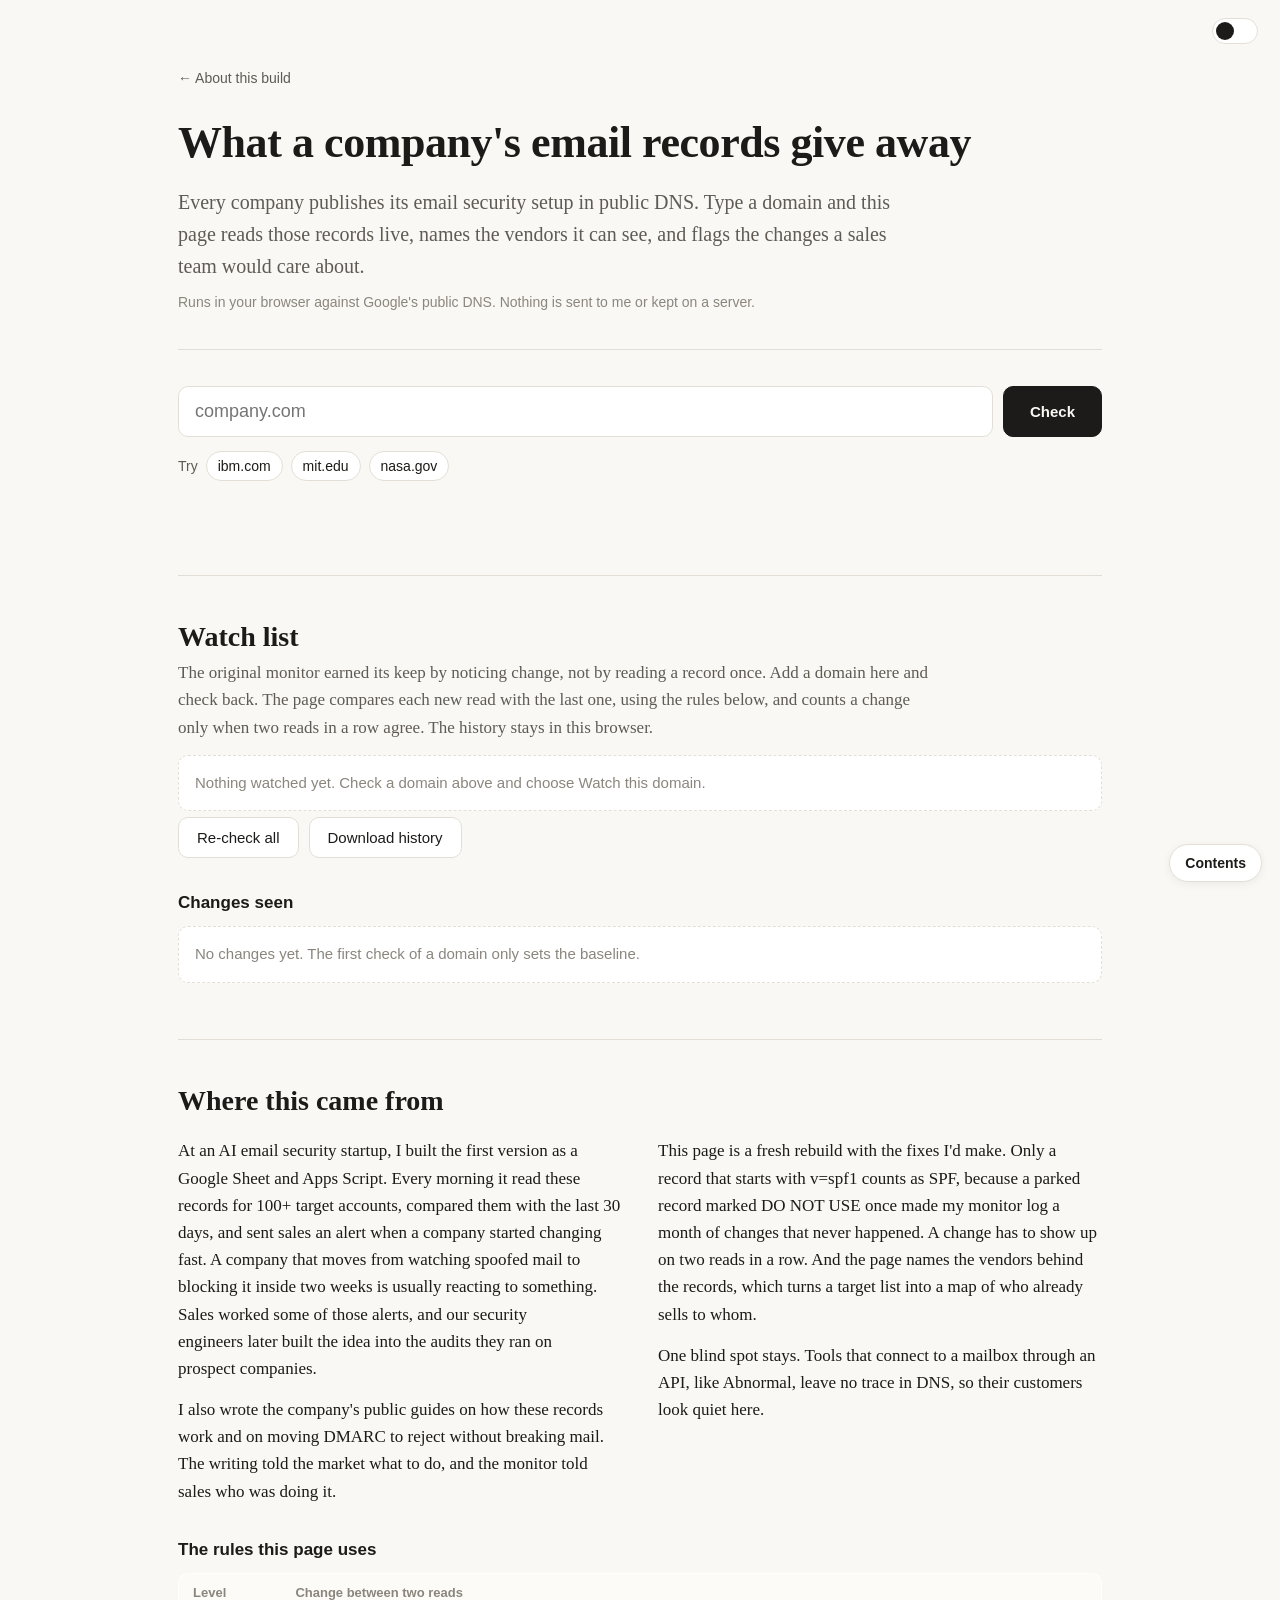
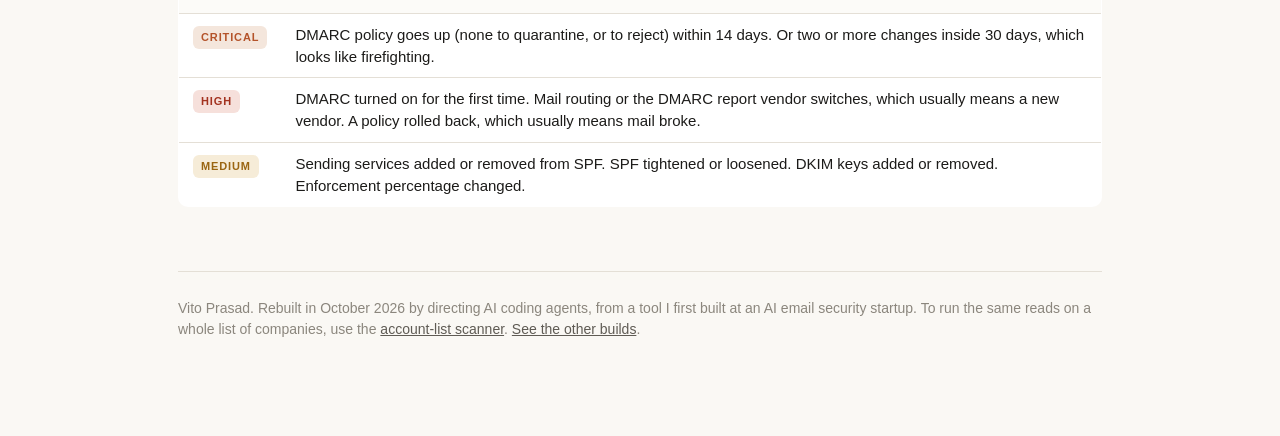
<file: email-dns-check/index.html>
<!doctype html>
<html lang="en">
<head>
<meta charset="utf-8">
<meta name="viewport" content="width=device-width, initial-scale=1">
<title>Email DNS check, Vito Prasad</title>
<meta name="description" content="Type any domain to read its public email security records, see which vendors run its mail, and see what a sales-signal monitor would flag.">
<meta name="robots" content="noindex">
<link rel="icon" href="data:,">
<script>(function(){try{var t=localStorage.getItem("theme")||(matchMedia("(prefers-color-scheme: dark)").matches?"dark":"light");document.documentElement.dataset.theme=t}catch(e){}})()</script>
<link rel="stylesheet" href="../site.css">
<style>
  * { box-sizing: border-box; }
  html { -webkit-text-size-adjust: 100%; }
  body { margin: 0; background: var(--paper); color: var(--ink);
         font: 17px/1.6 "Iowan Old Style", "Palatino Linotype", Palatino, Georgia, serif; }
  main { --page-w: 980px; max-width: 980px; margin: 0 auto; padding: 64px 28px 96px; }
  a { color: var(--ink); }
  .back { font: 14px/1 var(--sans); color: var(--muted); text-decoration: none; }
  .back:hover { color: var(--ink); }
  header { border-bottom: 1px solid var(--line); padding: 28px 0 36px; margin-bottom: 36px; }
  h1 { font-size: 44px; line-height: 1.1; margin: 0 0 18px; font-weight: 600; letter-spacing: -.01em; }
  .lede { font-size: 20px; color: var(--muted); max-width: 740px; margin: 0 0 10px; }
  .fine { font: 14px/1.5 var(--sans); color: var(--faint); margin: 0; }
  h2 { font-size: 28px; line-height: 1.2; margin: 0 0 6px; font-weight: 600; }
  h3 { font: 600 17px/1.3 var(--sans); color: var(--ink); margin: 0 0 12px; }
  p { margin: 0 0 14px; }

  form.check { display: flex; gap: 10px; margin: 0 0 14px; }
  form.check input { flex: 1; min-width: 0; font: 18px/1 var(--sans); padding: 14px 16px; border: 1px solid var(--line);
                     border-radius: 10px; background: var(--card); color: var(--ink); }
  form.check input:focus { outline: 2px solid var(--accent-soft); border-color: var(--accent); }
  button { font: 600 15px/1 var(--sans); padding: 12px 18px; border-radius: 10px; border: 1px solid var(--ink);
           background: var(--ink); color: var(--paper); cursor: pointer; }
  button.ghost { background: var(--card); color: var(--ink); border-color: var(--line); font-weight: 500; }
  button.ghost:hover { border-color: var(--ink); }
  button:disabled { opacity: .55; cursor: default; }
  form.check button { padding: 0 26px; }
  .try { font: 14px/1 var(--sans); color: var(--muted); display: flex; flex-wrap: wrap; gap: 8px; align-items: center; }
  .try a { color: var(--ink); text-decoration: none; padding: 7px 11px; border: 1px solid var(--line);
           border-radius: 999px; background: var(--card); }
  .try a:hover { border-color: var(--ink); }
  .status { font: 14px/1.4 var(--sans); color: var(--muted); min-height: 20px; margin: 18px 0 0; }
  .status.err { color: var(--bad); }

  #result { margin-top: 30px; }
  .result-head { display: flex; flex-wrap: wrap; align-items: baseline; justify-content: space-between; gap: 12px;
                 margin-bottom: 18px; }
  .result-head .when { font: 14px/1.4 var(--sans); color: var(--faint); }
  .summary { font-size: 19px; color: var(--muted); margin: 0 0 22px; max-width: 800px; }
  .tiles { display: grid; grid-template-columns: repeat(auto-fit, minmax(190px, 1fr)); gap: 12px; margin: 0 0 34px; }
  .tile { background: var(--card); border: 1px solid var(--line); border-radius: 10px; padding: 14px 16px; }
  .tile .lbl { font: 600 12px/1 var(--sans); color: var(--faint); }
  .tile b { display: block; font: 600 23px/1.2 var(--sans); margin: 8px 0 4px; letter-spacing: -.01em; }
  .tile small { display: block; font: 13px/1.35 var(--sans); color: var(--muted); }
  .tile.good b { color: var(--good); } .tile.warn b { color: var(--warn); } .tile.bad b { color: var(--bad); }
  .block { margin: 0 0 36px; }
  .flags { list-style: none; margin: 0; padding: 0; display: grid; gap: 10px; }
  .flag { display: grid; grid-template-columns: 92px 1fr; gap: 14px; align-items: start; background: var(--card);
          border: 1px solid var(--line); border-radius: 10px; padding: 13px 16px; }
  .flag strong { display: block; font: 600 16px/1.35 var(--sans); margin-bottom: 3px; }
  .flag span.body { font: 15px/1.5 var(--sans); color: var(--muted); }
  .chip { display: inline-block; font: 600 11px/1 var(--sans); letter-spacing: .08em; text-transform: uppercase;
          padding: 6px 8px; border-radius: 6px; text-align: center; margin-top: 2px; }
  .chip.signal, .chip.critical { background: var(--accent-soft); color: var(--accent); }
  .chip.risk, .chip.high { background: var(--bad-soft); color: var(--bad); }
  .chip.medium { background: var(--warn-soft); color: var(--warn); }
  .chip.good { background: var(--good-soft); color: var(--good); }
  .chip.info { background: var(--info-soft); color: var(--muted); }
  table { width: 100%; border-collapse: collapse; font: 15px/1.45 var(--sans); background: var(--card);
          border: 1px solid var(--line); border-radius: 10px; overflow: hidden; }
  th { text-align: left; font-weight: 600; font-size: 13px;
       color: var(--faint); padding: 10px 14px; border-bottom: 1px solid var(--line); background: var(--th-bg); }
  td { padding: 10px 14px; border-bottom: 1px solid var(--line); vertical-align: top; }
  tr:last-child td { border-bottom: 0; }
  td code, .mono { font: 13px/1.45 var(--mono); color: var(--muted); word-break: break-all; }
  .note { background: var(--accent-soft); border-radius: 10px; padding: 14px 18px; font: 15px/1.5 var(--sans);
          margin-top: 12px; }
  details.raw { background: var(--card); border: 1px solid var(--line); border-radius: 10px; padding: 0; }
  details.raw summary { cursor: pointer; padding: 13px 16px; font: 600 15px/1.3 var(--sans); }
  details.raw .rows { border-top: 1px solid var(--line); }
  .rawrow { padding: 10px 16px; border-bottom: 1px solid var(--line); }
  .rawrow:last-child { border-bottom: 0; }
  .rawrow .q { font: 600 13px/1.4 var(--sans); display: flex; justify-content: space-between; gap: 10px; }
  .rawrow .q a { font-weight: 400; color: var(--faint); }
  .rawrow pre { margin: 6px 0 0; white-space: pre-wrap; word-break: break-all; font: 12.5px/1.5 var(--mono);
                color: var(--muted); }
  .actions { display: flex; flex-wrap: wrap; gap: 10px; margin: 6px 0 0; }

  section.watch { border-top: 1px solid var(--line); padding-top: 44px; margin-top: 56px; }
  .watch .intro { font-size: 17px; color: var(--muted); max-width: 760px; }
  .empty { font: 15px/1.5 var(--sans); color: var(--faint); padding: 16px; background: var(--card);
           border: 1px dashed var(--line); border-radius: 10px; }
  td .rowbtn { padding: 6px 10px; font-size: 13px; }
  section.about { border-top: 1px solid var(--line); padding-top: 44px; margin-top: 56px; }
  .cols { display: grid; grid-template-columns: 1fr 1fr; gap: 36px; }
  .rules td:first-child { white-space: nowrap; }
  footer { border-top: 1px solid var(--line); padding-top: 26px; margin-top: 64px;
           font: 14px/1.5 var(--sans); color: var(--faint); }
  footer a { color: var(--muted); }
  @media (max-width: 760px) {
    main { padding: 36px 18px 72px; }
    h1 { font-size: 34px; } .lede { font-size: 18px; }
    form.check { flex-direction: column; } form.check button { padding: 14px; }
    .flag { grid-template-columns: 1fr; gap: 6px; }
    .flag .chip { justify-self: start; }
    .tiles { grid-template-columns: 1fr 1fr; }
    .tile b { font-size: 19px; }
    .cols { grid-template-columns: 1fr; gap: 22px; }
    .hide-sm { display: none; }
  }
</style>
</head>
<body>
<main>
<a class="back" href="../index.html#scanner">&larr; About this build</a>

<header>
  <h1>What a company's email records give away</h1>
  <p class="lede">Every company publishes its email security setup in public DNS. Type a domain and this page reads those records live, names the vendors it can see, and flags the changes a sales team would care about.</p>
  <p class="fine">Runs in your browser against Google's public DNS. Nothing is sent to me or kept on a server.</p>
</header>

<form class="check" id="form" autocomplete="off">
  <input id="domain" name="d" type="text" inputmode="url" spellcheck="false" placeholder="company.com" aria-label="Domain to check">
  <button id="go" type="submit">Check</button>
</form>
<div class="try">Try
  <a href="?d=ibm.com" data-d="ibm.com">ibm.com</a>
  <a href="?d=mit.edu" data-d="mit.edu">mit.edu</a>
  <a href="?d=nasa.gov" data-d="nasa.gov">nasa.gov</a>
</div>
<p class="status" id="status" role="status"></p>

<div id="result"></div>

<section class="watch" id="watch">
  <h2>Watch list</h2>
  <p class="intro">The original monitor earned its keep by noticing change, not by reading a record once. Add a domain here and check back. The page compares each new read with the last one, using the rules below, and counts a change only when two reads in a row agree. The history stays in this browser.</p>
  <div id="watchTable"></div>
  <div class="actions">
    <button class="ghost" id="recheckAll" type="button">Re-check all</button>
    <button class="ghost" id="download" type="button">Download history</button>
  </div>
  <h3 style="margin-top:34px">Changes seen</h3>
  <div id="changeLog"></div>
</section>

<section class="about" id="about">
  <h2>Where this came from</h2>
  <div class="cols" style="margin-top:20px">
    <div>
      <p>At an AI email security startup, I built the first version as a Google Sheet and Apps Script. Every morning it read these records for 100+ target accounts, compared them with the last 30 days, and sent sales an alert when a company started changing fast. A company that moves from watching spoofed mail to blocking it inside two weeks is usually reacting to something. Sales worked some of those alerts, and our security engineers later built the idea into the audits they ran on prospect companies.</p>
      <p>I also wrote the company's public guides on how these records work and on moving DMARC to reject without breaking mail. The writing told the market what to do, and the monitor told sales who was doing it.</p>
    </div>
    <div>
      <p>This page is a fresh rebuild with the fixes I'd make. Only a record that starts with v=spf1 counts as SPF, because a parked record marked DO NOT USE once made my monitor log a month of changes that never happened. A change has to show up on two reads in a row. And the page names the vendors behind the records, which turns a target list into a map of who already sells to whom.</p>
      <p>One blind spot stays. Tools that connect to a mailbox through an API, like Abnormal, leave no trace in DNS, so their customers look quiet here.</p>
    </div>
  </div>
  <h3 style="margin-top:20px">The rules this page uses</h3>
  <table class="rules">
    <thead><tr><th>Level</th><th>Change between two reads</th></tr></thead>
    <tbody>
      <tr><td><span class="chip critical">Critical</span></td><td>DMARC policy goes up (none to quarantine, or to reject) within 14&nbsp;days. Or two or more changes inside 30&nbsp;days, which looks like firefighting.</td></tr>
      <tr><td><span class="chip high">High</span></td><td>DMARC turned on for the first time. Mail routing or the DMARC report vendor switches, which usually means a new vendor. A policy rolled back, which usually means mail broke.</td></tr>
      <tr><td><span class="chip medium">Medium</span></td><td>Sending services added or removed from SPF. SPF tightened or loosened. DKIM keys added or removed. Enforcement percentage changed.</td></tr>
    </tbody>
  </table>
</section>

<footer>Vito Prasad. Rebuilt in October 2026 by directing AI coding agents, from a tool I first built at an AI email security startup. To run the same reads on a whole list of companies, use the <a href="../account-scanner/">account-list scanner</a>. <a href="../index.html">See the other builds</a>.</footer>
</main>

<script>
"use strict";

/* ---------- DNS over HTTPS ---------- */

const DOH_PRIMARY = "https://dns.google/resolve";
const DOH_FALLBACK = "https://cloudflare-dns.com/dns-query";
const TYPE = { A: 1, CNAME: 5, MX: 15, TXT: 16 };
const MAX_SPF_QUERIES = 30;

function sourceUrl(name, type) {
  return DOH_PRIMARY + "?name=" + encodeURIComponent(name) + "&type=" + type;
}

async function fetchJson(url, headers) {
  const controller = new AbortController();
  const timer = setTimeout(() => controller.abort(), 9000);
  try {
    const response = await fetch(url, { headers: headers || {}, signal: controller.signal });
    if (!response.ok) throw new Error("HTTP " + response.status);
    return await response.json();
  } finally {
    clearTimeout(timer);
  }
}

// One DNS question. Returns the raw answer plus where it came from, so every
// conclusion on the page can be traced back to a record.
async function ask(name, type, log) {
  const entry = { name: name, type: type, url: sourceUrl(name, type), status: null, answers: [], error: null };
  try {
    let data;
    try {
      data = await fetchJson(entry.url);
    } catch (primaryError) {
      const url = DOH_FALLBACK + "?name=" + encodeURIComponent(name) + "&type=" + type;
      data = await fetchJson(url, { accept: "application/dns-json" });
      entry.url = url;
    }
    entry.status = data.Status;
    entry.answers = (data.Answer || []).map(a => ({ type: a.type, data: String(a.data) }));
  } catch (error) {
    entry.error = String(error && error.message || error);
  }
  if (log) log.push(entry);
  return entry;
}

function txtStrings(entry) {
  return entry.answers.filter(a => a.type === TYPE.TXT).map(a => joinTxt(a.data));
}

// Some resolvers return TXT data as quoted chunks ("abc" "def"). Join them.
function joinTxt(data) {
  const trimmed = data.trim();
  if (!trimmed.startsWith('"')) return trimmed;
  const parts = [];
  const re = /"((?:[^"\\]|\\.)*)"/g;
  let m;
  while ((m = re.exec(trimmed)) !== null) parts.push(m[1].replace(/\\(.)/g, "$1"));
  return parts.join("");
}

function cnameTargets(entry) {
  return entry.answers.filter(a => a.type === TYPE.CNAME).map(a => a.data.replace(/\.$/, "").toLowerCase());
}

async function pool(items, size, worker) {
  const results = new Array(items.length);
  let next = 0;
  async function run() {
    while (next < items.length) {
      const index = next++;
      results[index] = await worker(items[index], index);
    }
  }
  await Promise.all(Array.from({ length: Math.min(size, items.length) }, run));
  return results;
}

/* ---------- Parsing ---------- */

function cleanDomain(raw) {
  let d = String(raw || "").trim().toLowerCase();
  if (d.includes("@") && !d.includes("/")) d = d.split("@").pop();
  d = d.replace(/^[a-z]+:\/\//, "").replace(/^www\./, "").replace(/[\/?#].*$/, "").replace(/:\d+$/, "").replace(/\.$/, "");
  return d;
}

function validDomain(d) {
  return /^(?=.{3,253}$)([a-z0-9](?:[a-z0-9-]{0,61}[a-z0-9])?\.)+[a-z][a-z0-9-]{0,61}[a-z0-9]$/.test(d);
}

// A record is SPF only when it starts with "v=spf1" (RFC 7208, 4.5).
// A record that merely contains it is ignored by receivers.
function isSpf(record) { return /^v=spf1(\s|$)/i.test(record); }
function looksLikeSpf(record) { return /v=spf1/i.test(record) && !isSpf(record); }

function parseTags(record) {
  const tags = {};
  record.split(";").forEach(part => {
    const i = part.indexOf("=");
    if (i > 0) tags[part.slice(0, i).trim().toLowerCase()] = part.slice(i + 1).trim();
  });
  return tags;
}

function mailtoDomains(value) {
  if (!value) return [];
  return value.split(",").map(s => s.trim().replace(/^mailto:/i, "").replace(/!.*$/, ""))
    .filter(Boolean).map(addr => addr.split("@").pop().toLowerCase());
}

/* ---------- Vendor fingerprints ---------- */
// [pattern, vendor, role]. Matched as substrings of hostnames found in the records.

const MX_VENDORS = [
  ["aspmx.l.google.com", "Google Workspace", "Mailbox"], ["googlemail.com", "Google Workspace", "Mailbox"],
  ["smtp.google.com", "Google Workspace", "Mailbox"],
  ["mail.protection.office365.us", "Microsoft 365 (US government cloud)", "Mailbox"],
  ["mail.protection.outlook.com", "Microsoft 365", "Mailbox"],
  ["pphosted.com", "Proofpoint", "Email security gateway"], ["ppe-hosted.com", "Proofpoint Essentials", "Email security gateway"],
  ["mimecast", "Mimecast", "Email security gateway"],
  ["barracudanetworks.com", "Barracuda", "Email security gateway"],
  ["iphmx.com", "Cisco Secure Email", "Email security gateway"],
  ["messagelabs.com", "Symantec Email Security.cloud", "Email security gateway"],
  ["mailcontrol.com", "Forcepoint", "Email security gateway"],
  ["trendmicro", "Trend Micro", "Email security gateway"],
  ["sophos.com", "Sophos", "Email security gateway"],
  ["fireeyecloud.com", "Trellix", "Email security gateway"], ["trellix", "Trellix", "Email security gateway"],
  ["hornetsecurity.com", "Hornetsecurity", "Email security gateway"],
  ["antispamcloud.com", "SpamExperts (N-able)", "Email security gateway"],
  ["vadesecure.com", "Vade", "Email security gateway"],
  ["libraesva", "Libraesva", "Email security gateway"],
  ["mailguard.com.au", "MailGuard", "Email security gateway"],
  ["zoho.", "Zoho Mail", "Mailbox"], ["secureserver.net", "GoDaddy", "Mailbox"],
  ["emailsrvr.com", "Rackspace", "Mailbox"], ["mail.icloud.com", "Apple iCloud", "Mailbox"],
  ["protonmail.ch", "Proton Mail", "Mailbox"], ["messagingengine.com", "Fastmail", "Mailbox"],
  ["mx.cloudflare.net", "Cloudflare Email Routing", "Mail forwarding"],
  ["improvmx.com", "ImprovMX", "Mail forwarding"],
  ["mailgun.org", "Mailgun", "Inbound mail routing"],
  ["amazonaws.com", "Amazon SES", "Inbound mail routing"]
];

const SPF_VENDORS = [
  ["_spf.google.com", "Google Workspace", "Mailbox"],
  ["spf.protection.office365.us", "Microsoft 365 (US government cloud)", "Mailbox"],
  ["spf.protection.outlook.com", "Microsoft 365", "Mailbox"],
  ["pphosted.com", "Proofpoint", "Email security gateway"],
  ["mimecast", "Mimecast", "Email security gateway"], ["mim.ec", "Mimecast", "Hosted SPF"],
  ["iphmx.com", "Cisco Secure Email", "Email security gateway"],
  ["messagelabs.com", "Symantec Email Security.cloud", "Email security gateway"],
  ["barracudanetworks.com", "Barracuda", "Email security gateway"],
  ["trendmicro", "Trend Micro", "Email security gateway"],
  ["sophos.com", "Sophos", "Email security gateway"],
  ["vali.email", "Valimail", "Hosted SPF"], ["powerspf.com", "PowerDMARC", "Hosted SPF"],
  ["ondmarc.com", "Red Sift OnDMARC", "Hosted SPF"], ["autospf", "AutoSPF", "Hosted SPF"],
  ["sendgrid.net", "SendGrid", "Sending service"], ["mailgun.org", "Mailgun", "Sending service"],
  ["amazonses.com", "Amazon SES", "Sending service"], ["mtasv.net", "Postmark", "Sending service"],
  ["sparkpostmail.com", "SparkPost", "Sending service"], ["mailjet.com", "Mailjet", "Sending service"],
  ["mandrillapp.com", "Mailchimp Transactional", "Sending service"],
  ["mcsv.net", "Mailchimp", "Marketing email"], ["mktomail.com", "Marketo", "Marketing automation"],
  ["pardot.com", "Salesforce Account Engagement (Pardot)", "Marketing automation"],
  ["exacttarget.com", "Salesforce Marketing Cloud", "Marketing automation"],
  ["hubspotemail.net", "HubSpot", "Marketing automation"], ["hubspot", "HubSpot", "Marketing automation"],
  ["sendinblue.com", "Brevo", "Marketing email"], ["brevo.com", "Brevo", "Marketing email"],
  ["constantcontact.com", "Constant Contact", "Marketing email"],
  ["klaviyo", "Klaviyo", "Marketing email"], ["customeriomail.com", "Customer.io", "Marketing email"],
  ["_spf.salesforce.com", "Salesforce", "CRM"],
  ["zendesk.com", "Zendesk", "Support desk"], ["freshdesk.com", "Freshdesk", "Support desk"],
  ["intercom.io", "Intercom", "Support desk"], ["helpscoutemail.com", "Help Scout", "Support desk"],
  ["atlassian.net", "Atlassian", "Work tools"], ["docusign.net", "DocuSign", "Work tools"],
  ["service-now.com", "ServiceNow", "Work tools"], ["qualtrics.com", "Qualtrics", "Work tools"],
  ["greenhouse.io", "Greenhouse", "Recruiting"], ["zoho.", "Zoho", "Mailbox"]
];

const DMARC_VENDORS = [
  ["vali.email", "Valimail"], ["emaildefense.proofpoint.com", "Proofpoint Email Fraud Defense"],
  ["dmarcian", "dmarcian"], ["ondmarc.com", "Red Sift OnDMARC"],
  ["dmarcanalyzer.com", "Mimecast DMARC Analyzer"], ["agari.com", "Agari (Fortra)"],
  ["easydmarc", "EasyDMARC"], ["powerdmarc.com", "PowerDMARC"], ["report-uri.com", "Report URI"],
  ["postmarkapp.com", "Postmark DMARC"], ["uriports.com", "URIports"], ["dmarc-report.com", "MxToolbox"],
  ["trustifi.com", "Trustifi"], ["mailhardener.com", "Mailhardener"], ["sendmarc.com", "Sendmarc"],
  ["dmarcadvisor.com", "DMARC Advisor"], ["fraudmarc.com", "Fraudmarc"], ["everest.email", "Everest (Validity)"],
  ["returnpath.net", "Validity"], ["250ok.net", "Validity"], ["glockapps.com", "GlockApps"],
  ["dmarc.mailgun.org", "Mailgun DMARC"], ["dmarc.cloudflare.net", "Cloudflare DMARC Management"],
  ["skysnag", "Skysnag"], ["cyber.dhs.gov", "CISA (US government reporting)"]
];

// Selector names hint at who signs the mail. Weak evidence, shown as a hint.
const DKIM_SELECTORS = [
  ["google", "Google Workspace"], ["selector1", "Microsoft 365"], ["selector2", "Microsoft 365"],
  ["k1", "Mailchimp"], ["k2", "Mailchimp"], ["k3", "Mailchimp"], ["s1", "SendGrid"], ["s2", "SendGrid"],
  ["mandrill", "Mailchimp Transactional"], ["pm", "Postmark"], ["zendesk1", "Zendesk"], ["zendesk2", "Zendesk"],
  ["ctct1", "Constant Contact"], ["ctct2", "Constant Contact"], ["sig1", "Apple iCloud"],
  ["fm1", "Fastmail"], ["fm2", "Fastmail"], ["protonmail", "Proton Mail"], ["mxvault", null],
  ["default", null], ["dkim", null], ["mail", null], ["email", null], ["smtp", null], ["mx", null],
  ["everlytickey1", "Everlytic"], ["mailjet", "Mailjet"], ["krs", "Mailgun"]
];

function matchVendor(host, table) {
  const h = host.toLowerCase();
  for (const row of table) if (h.includes(row[0])) return row;
  return null;
}

/* ---------- SPF walk ---------- */

// Follows include: and redirect= to count DNS lookups against the limit of 10
// (RFC 7208, 4.6.4) and to collect every service the record authorizes.
async function walkSpf(domain, rootRecord, log) {
  const state = { lookups: 0, includes: [], macros: [], errors: [], queries: 0, visited: new Set(),
                  redirectTarget: null, redirectAll: null };
  async function visit(name, depth) {
    if (state.visited.has(name) || state.queries >= MAX_SPF_QUERIES) return;
    state.visited.add(name);
    let records;
    if (depth === 0) {
      records = [rootRecord];
    } else {
      state.queries++;
      records = txtStrings(await ask(name, "TXT", log)).filter(isSpf);
    }
    if (!records.length) { state.errors.push(name); return; }
    const children = [];
    if (name === state.redirectTarget) {
      const ending = records[0].match(/\s([+\-~?]?)all\b/i);
      if (ending) state.redirectAll = (ending[1] || "+") + "all";
      else {
        const next = records[0].match(/\sredirect=(\S+)/i);
        if (next) state.redirectTarget = next[1].toLowerCase();
      }
    }
    if (depth === 0) {
      const redirect = records[0].match(/\sredirect=(\S+)/i);
      if (redirect && !/\s[+\-~?]?all\b/i.test(records[0])) state.redirectTarget = redirect[1].toLowerCase();
    }
    for (const term of records[0].split(/\s+/).slice(1)) {
      const t = term.replace(/^[+\-~?]/, "");
      const lower = t.toLowerCase();
      let target = null;
      if (lower.startsWith("include:")) target = t.slice(8);
      else if (lower.startsWith("redirect=")) target = t.slice(9);
      if (target !== null) {
        state.lookups++;
        state.includes.push({ host: target.toLowerCase(), depth: depth });
        if (target.includes("%{")) state.macros.push(target);
        else if (depth < 6) children.push(target.toLowerCase());
      } else if (/^(a|mx|ptr|exists)([:/]|$)/.test(lower)) {
        state.lookups++;
      }
    }
    for (const child of children) await visit(child, depth + 1);
  }
  await visit(domain, 0);
  return state;
}

/* ---------- One full read of a domain ---------- */

async function readDomain(domain, onProgress) {
  const log = [];
  let done = 0;
  const tick = () => { done++; if (onProgress) onProgress(done); };

  const base = await Promise.all([
    ask(domain, "MX", log), ask(domain, "TXT", log), ask("_dmarc." + domain, "TXT", log),
    ask("_mta-sts." + domain, "TXT", log), ask("_smtp._tls." + domain, "TXT", log),
    ask("default._bimi." + domain, "TXT", log)
  ].map(p => p.then(r => { tick(); return r; })));
  const [mx, rootTxt, dmarc, mtaSts, tlsRpt, bimi] = base;

  const dkim = await pool(DKIM_SELECTORS, 8, async ([selector, hint]) => {
    const entry = await ask(selector + "._domainkey." + domain, "TXT", log);
    tick();
    const txt = txtStrings(entry).find(t => /(^|;)\s*(v=DKIM1|p=)/i.test(t) || /\bp=/.test(t));
    if (!txt) return null;
    const p = (parseTags(txt).p || "").trim();
    return { selector: selector, hint: hint, revoked: p === "", cnames: cnameTargets(entry) };
  });

  const rootRecords = txtStrings(rootTxt);
  const spfRecords = rootRecords.filter(isSpf);
  const decoys = rootRecords.filter(looksLikeSpf);
  const spfWalk = spfRecords.length ? await walkSpf(domain, spfRecords[0], log) : null;
  tick();

  return { domain: domain, at: new Date().toISOString(), log: log,
           mx: mx, rootRecords: rootRecords, spfRecords: spfRecords, decoys: decoys, spfWalk: spfWalk,
           dmarcRecords: txtStrings(dmarc).filter(t => /^v=DMARC1/i.test(t)), dmarcEntry: dmarc,
           dkim: dkim.filter(Boolean),
           mtaSts: txtStrings(mtaSts).some(t => /^v=STSv1/i.test(t)),
           tlsRpt: txtStrings(tlsRpt).some(t => /^v=TLSRPTv1/i.test(t)),
           bimi: txtStrings(bimi).some(t => /^v=BIMI1/i.test(t)),
           nxdomain: mx.status === 3 && rootTxt.status === 3,
           failed: base.every(e => e.error) };
}

/* ---------- Turning records into findings ---------- */

const POLICY_RANK = { missing: 0, none: 1, quarantine: 2, reject: 3 };

function analyze(read) {
  const a = { domain: read.domain };
  const dmarc = read.dmarcRecords[0] ? parseTags(read.dmarcRecords[0]) : null;
  a.dmarc = dmarc;
  a.policy = dmarc ? ((dmarc.p || "").toLowerCase() || "none") : "missing";
  if (!(a.policy in POLICY_RANK)) a.policy = "none";
  a.subPolicy = dmarc && dmarc.sp ? dmarc.sp.toLowerCase() : null;
  a.pct = dmarc && dmarc.pct !== undefined ? parseInt(dmarc.pct, 10) : 100;
  if (isNaN(a.pct)) a.pct = 100;
  a.reportDomains = dmarc ? mailtoDomains(dmarc.rua).concat(mailtoDomains(dmarc.ruf)) : [];

  const spf = read.spfRecords[0] || null;
  a.spf = spf;
  const allTerm = spf ? (spf.match(/\s([+\-~?]?)all\b/i) || null) : null;
  a.spfAll = !spf ? "missing" : allTerm ? (allTerm[1] || "+") + "all" :
             (read.spfWalk && read.spfWalk.redirectAll) || (/redirect=/i.test(spf) ? "redirect" : "none");
  a.spfDelegated = !!(spf && !allTerm && /redirect=/i.test(spf));
  a.spfLookups = read.spfWalk ? read.spfWalk.lookups : 0;
  a.spfTopIncludes = read.spfWalk ? read.spfWalk.includes.filter(i => i.depth === 0).map(i => i.host).sort() : [];
  a.mxHosts = read.mx.answers.filter(x => x.type === TYPE.MX)
    .map(x => x.data.split(/\s+/).pop().replace(/\.$/, "").toLowerCase()).sort();

  // Vendors, each with the record that gave it away.
  const vendors = new Map();
  function add(row, role, source, evidence) {
    if (!row) return;
    const name = row[1];
    const key = name + "|" + role;
    if (!vendors.has(key)) vendors.set(key, { vendor: name, role: role, sources: new Set(), evidence: new Set() });
    vendors.get(key).sources.add(source);
    vendors.get(key).evidence.add(evidence);
  }
  a.mxHosts.forEach(h => { const r = matchVendor(h, MX_VENDORS); add(r, r && r[2], "MX", h); });
  (read.spfWalk ? read.spfWalk.includes : []).forEach(i => {
    const r = matchVendor(i.host, SPF_VENDORS); add(r, r && r[2], "SPF", i.host);
  });
  a.reportDomains.forEach(d => { const r = matchVendor(d, DMARC_VENDORS); add(r, "DMARC reporting", "DMARC", d); });
  read.dkim.forEach(k => k.cnames.forEach(c => {
    const r = matchVendor(c, SPF_VENDORS) || (c.includes("onmicrosoft.com") ? [c, "Microsoft 365", "Mailbox"] : null);
    add(r, r && r[2], "DKIM", c);
  }));
  a.vendors = Array.from(vendors.values()).filter(v => v.role)
    .map(v => ({ vendor: v.vendor, role: v.role, sources: Array.from(v.sources), evidence: Array.from(v.evidence) }));
  const mxMailboxes = a.mxHosts.map(h => matchVendor(h, MX_VENDORS)).filter(r => r && r[2] === "Mailbox").map(r => r[1]);
  a.vendors.forEach(v => {
    if (v.role === "Mailbox" && !v.sources.includes("MX") && mxMailboxes.length && !mxMailboxes.includes(v.vendor)) v.role = "Also sends mail";
  });
  const roleOrder = ["Mailbox", "Also sends mail", "Email security gateway", "DMARC reporting", "Hosted SPF", "Inbound mail routing",
    "Mail forwarding", "CRM", "Marketing automation", "Marketing email", "Sending service", "Support desk", "Work tools", "Recruiting"];
  a.vendors.sort((x, y) => roleOrder.indexOf(x.role) - roleOrder.indexOf(y.role) || x.vendor.localeCompare(y.vendor));

  const mxVendors = a.mxHosts.map(h => matchVendor(h, MX_VENDORS)).filter(Boolean);
  a.mailbox = uniq(mxVendors.filter(r => r[2] === "Mailbox").map(r => r[1]));
  a.gateway = uniq(mxVendors.filter(r => r[2] === "Email security gateway").map(r => r[1]));
  const own = d => d === read.domain || d.endsWith("." + read.domain);
  a.reportVendors = uniq(a.reportDomains.map(d => own(d) ? "its own team" : (matchVendor(d, DMARC_VENDORS) || [d, d])[1]));
  if (!a.mailbox.length) {
    const spfMailbox = a.vendors.filter(v => v.role === "Mailbox" && v.sources.includes("SPF")).map(v => v.vendor);
    a.mailboxFromSpf = uniq(spfMailbox);
  }
  a.flags = flagsFor(read, a);
  return a;
}

function uniq(list) { return Array.from(new Set(list)); }

function flagsFor(read, a) {
  const f = [];
  const d = read.domain;
  if (!read.mx.error && !read.mx.answers.some(x => x.type === TYPE.MX)) {
    f.push(["risk", "No mail servers listed", "This domain does not take email. If it never sends mail either, a reject policy stops anyone from spoofing it."]);
  }
  if (read.dmarcRecords.length > 1) f.push(["risk", "Two DMARC records", "Receivers ignore DMARC completely when a domain publishes more than one."]);
  if (a.policy === "missing") {
    f.push(["risk", "No DMARC record", "Receivers get no instructions for mail that fails authentication, so spoofing this domain is easy. Adding DMARC is often the first move after an incident."]);
  } else if (a.policy === "none") {
    f.push(["signal", "DMARC is in monitoring mode", "The policy is none, so mail that fails authentication still gets delivered. A move to quarantine or reject is the change worth watching for."]);
  } else if (a.policy === "quarantine") {
    f.push(["info", "DMARC is partway enforced", "Mail that fails authentication goes to spam. The last step is reject."]);
  } else {
    f.push(["good", "DMARC is fully enforced", "Mail that fails authentication is refused."]);
  }
  if (a.policy !== "missing" && a.pct < 100) {
    f.push(["signal", "Enforcement covers only " + a.pct + "% of failing mail", "A partial percentage usually means a rollout in progress."]);
  }
  if (a.subPolicy && POLICY_RANK[a.subPolicy] !== undefined && POLICY_RANK[a.subPolicy] < POLICY_RANK[a.policy]) {
    f.push(["risk", "Subdomains are less protected", "The main domain is at " + a.policy + " but subdomains are at " + a.subPolicy + ", so a look-alike sender such as billing." + d + " gets through."]);
  }
  if (a.policy !== "missing" && !a.reportDomains.length) {
    f.push(["info", "Nobody receives DMARC reports", "Without reports the company cannot see who is sending mail in its name."]);
  }

  if (read.decoys.length) {
    f.push(["info", "A look-alike SPF record is ignored", "A TXT record here contains v=spf1 but does not start with it, so receivers skip it. My first monitor read records like this one and logged changes that never happened."]);
  }
  if (!read.spfRecords.length) {
    f.push(["risk", "No SPF record", "Receivers cannot check which servers may send mail for this domain."]);
  } else if (read.spfRecords.length > 1) {
    f.push(["risk", "Two SPF records", "Receivers treat that as an error, so SPF fails for every message."]);
  } else {
    if (a.spfLookups > 10) {
      f.push(["risk", "SPF needs " + a.spfLookups + " lookups, over the limit of 10", "Receivers may give up partway and fail legitimate mail. It happens when a company keeps adding sending tools."]);
    } else if (a.spfLookups >= 8) {
      f.push(["signal", "SPF is near its lookup limit (" + a.spfLookups + " of 10)", "One or two more sending tools will push it over."]);
    }
    if (a.spfAll === "+all") f.push(["risk", "SPF allows any server", "The record ends in +all, which authorizes the whole internet."]);
    else if (a.spfAll === "?all") f.push(["risk", "SPF takes no position", "The record ends in ?all, so unknown servers are treated as neutral."]);
    else if (a.spfAll === "~all") f.push(["info", "SPF soft-fails unknown senders", "Unlisted servers are marked suspicious rather than refused. That is fine once DMARC is enforced."]);
    else if (a.spfAll === "-all") f.push(["good", "SPF hard-fails unknown senders", "Only listed servers may send for this domain."]);
    if (read.spfWalk && read.spfWalk.macros.length) {
      f.push(["info", "SPF is managed by a service", "Part of the record is built on the fly by a hosted SPF provider, so it can change without anyone editing DNS."]);
    }
  }

  const live = read.dkim.filter(k => !k.revoked);
  if (!live.length) {
    f.push(["info", "No DKIM key under " + DKIM_SELECTORS.length + " common names", "Many senders use their own key names, so this is not proof there is none."]);
  } else {
    f.push(["good", live.length + " DKIM key" + (live.length > 1 ? "s" : "") + " found", "Signed by " + live.map(k => k.selector + (k.hint ? " (" + k.hint + ")" : "")).join(", ") + "."]);
  }
  read.dkim.filter(k => k.revoked).forEach(k => f.push(["info", "DKIM key " + k.selector + " is revoked", "The key is published empty, which is how a sender retires it."]));

  if (read.mtaSts) f.push(["good", "MTA-STS is on", "Mail to this domain must arrive over an encrypted connection."]);
  if (read.bimi) f.push(["good", "Brand logo published (BIMI)", "BIMI only works once DMARC is enforced, so it usually means a finished project."]);
  return f;
}

/* ---------- Watch list and change rules ---------- */

const STORE_KEY = "emailDnsCheck.v1";
const SEV_ORDER = { critical: 0, high: 1, medium: 2, info: 3 };

function loadStore() {
  try {
    const s = JSON.parse(localStorage.getItem(STORE_KEY) || "{}");
    return { domains: s.domains || {}, log: s.log || [] };
  } catch (e) { return { domains: {}, log: [] }; }
}
function saveStore(store) { localStorage.setItem(STORE_KEY, JSON.stringify(store)); }

// The fields a change is judged on, normalized so record order never counts as a change.
function snapshot(read, a) {
  return {
    dmarc: a.policy, pct: a.policy === "missing" ? null : a.pct, sp: a.subPolicy,
    reportVendors: a.reportVendors.slice().sort(),
    spfAll: a.spfAll, spfIncludes: a.spfTopIncludes,
    dkim: read.dkim.filter(k => !k.revoked).map(k => k.selector).sort(),
    mailRouting: a.mailbox.concat(a.gateway).sort(), mxHosts: a.mxHosts
  };
}

const FIELD_NAMES = { dmarc: "DMARC policy", pct: "enforcement percentage", sp: "subdomain policy",
  reportVendors: "DMARC report vendor", spfAll: "SPF ending", spfIncludes: "SPF senders", dkim: "DKIM keys",
  mailRouting: "mail routing", mxHosts: "mail servers" };

function same(x, y) { return JSON.stringify(x) === JSON.stringify(y); }

function changedFields(prev, next) {
  return Object.keys(FIELD_NAMES).filter(k => !same(prev[k], next[k]));
}

function daysBetween(fromIso, toIso) {
  return Math.max(0, Math.round((new Date(toIso) - new Date(fromIso)) / 86400000));
}

function list(items) { return items.length ? items.join(", ") : "none"; }

function rulesFor(prev, next, fields, prevAt, nowAt) {
  const out = [];
  const days = daysBetween(prevAt, nowAt);
  if (fields.includes("dmarc")) {
    const from = prev.dmarc, to = next.dmarc;
    if (from === "missing") {
      out.push(["high", "DMARC turned on", "First DMARC record, at policy " + to + "."]);
      if (POLICY_RANK[to] >= 2 && days <= 14) out.push(["critical", "Straight to enforcement", "DMARC went from nothing to " + to + " in " + days + " days."]);
    } else if (POLICY_RANK[to] > POLICY_RANK[from]) {
      out.push([days <= 14 ? "critical" : "high", "DMARC policy went up", "From " + from + " to " + to + " in " + days + " days."]);
    } else {
      out.push(["high", "DMARC policy rolled back", "From " + from + " to " + to + ". A rollback usually means legitimate mail broke."]);
    }
  }
  if (fields.includes("mailRouting") && (prev.mailRouting.length || next.mailRouting.length)) {
    out.push(["high", "Mail routing changed", "Now " + list(next.mailRouting) + ", was " + list(prev.mailRouting) + ". Usually a new vendor."]);
  } else if (fields.includes("mxHosts")) {
    out.push(["medium", "Mail servers changed", "Now " + list(next.mxHosts) + "."]);
  }
  if (fields.includes("reportVendors")) {
    out.push(["high", "DMARC reports moved", "Now " + list(next.reportVendors) + ", was " + list(prev.reportVendors) + ". A new DMARC vendor or a new project."]);
  }
  if (fields.includes("pct")) out.push(["medium", "Enforcement percentage changed", "From " + prev.pct + "% to " + next.pct + "%."]);
  if (fields.includes("sp")) out.push(["medium", "Subdomain policy changed", "From " + (prev.sp || "same as main") + " to " + (next.sp || "same as main") + "."]);
  if (fields.includes("spfIncludes")) {
    const added = next.spfIncludes.filter(x => !prev.spfIncludes.includes(x));
    const removed = prev.spfIncludes.filter(x => !next.spfIncludes.includes(x));
    out.push(["medium", "Sending services changed in SPF", "Added " + list(added) + ". Removed " + list(removed) + "."]);
  }
  if (fields.includes("spfAll")) out.push(["medium", "SPF ending changed", "From " + prev.spfAll + " to " + next.spfAll + "."]);
  if (fields.includes("dkim")) {
    const added = next.dkim.filter(x => !prev.dkim.includes(x));
    const removed = prev.dkim.filter(x => !next.dkim.includes(x));
    out.push(["medium", "DKIM keys changed", "Added " + list(added) + ". Removed " + list(removed) + "."]);
  }
  return out;
}

// Compare a fresh read with the saved one. A field counts as changed only if a
// second read moments later agrees, so flapping answers never raise an alert.
async function compareAndRecord(domain, read, a, onProgress) {
  const store = loadStore();
  const entry = store.domains[domain];
  if (!entry || !entry.last) return { baseline: true };
  const prev = entry.last.snap;
  let next = snapshot(read, a);
  let fields = changedFields(prev, next);
  const unstable = [];
  if (fields.length) {
    if (onProgress) onProgress("Change spotted. Reading again to confirm");
    await new Promise(r => setTimeout(r, 1500));
    const read2 = await readDomain(domain);
    const next2 = snapshot(read2, analyze(read2));
    fields.forEach(k => { if (!same(next[k], next2[k])) unstable.push(k); });
    fields = fields.filter(k => !unstable.includes(k));
    unstable.forEach(k => { next2[k] = prev[k]; });
    next = next2;
  }
  const now = new Date().toISOString();
  const alerts = rulesFor(prev, next, fields, entry.last.at, now);
  const recentEvents = new Set(store.log.filter(l => l.domain === domain && l.severity !== "info" &&
                                 daysBetween(l.at, now) <= 30).map(l => l.at)).size;
  if (alerts.length && recentEvents + 1 >= 2) {
    alerts.unshift(["critical", "Firefighting", (recentEvents + 1) + " separate changes in 30\u00a0days."]);
  }
  unstable.forEach(k => alerts.push(["info", "Ignored a change that did not hold", "The " + FIELD_NAMES[k] + " read differently twice in a row, so it was not counted."]));
  alerts.slice().reverse().forEach(x => store.log.unshift({ at: now, domain: domain, severity: x[0], title: x[1], detail: x[2] }));
  entry.history = (entry.history || []).concat([{ at: now, snap: next }]).slice(-60);
  entry.last = { at: now, snap: next };
  store.log = store.log.slice(0, 500);
  saveStore(store);
  return { baseline: false, alerts: alerts, since: prev && entry.history.length > 1 ? entry.history[entry.history.length - 2].at : null };
}

function watchDomain(domain, read, a) {
  const store = loadStore();
  const now = new Date().toISOString();
  const snap = snapshot(read, a);
  store.domains[domain] = { added: now, last: { at: now, snap: snap }, history: [{ at: now, snap: snap }] };
  saveStore(store);
}

/* ---------- Rendering ---------- */

function esc(value) {
  return String(value === undefined || value === null ? "" : value)
    .replace(/&/g, "&amp;").replace(/</g, "&lt;").replace(/>/g, "&gt;").replace(/"/g, "&quot;").replace(/'/g, "&#39;");
}

function fmtTime(iso) {
  const d = new Date(iso);
  return d.toLocaleDateString(undefined, { month: "short", day: "numeric", year: "numeric" }) + " " +
         d.toLocaleTimeString(undefined, { hour: "numeric", minute: "2-digit" });
}

function cap(s) { return s ? s.charAt(0).toUpperCase() + s.slice(1) : s; }

function summarySentence(a) {
  const parts = [];
  const mailbox = a.mailbox.length ? a.mailbox : (a.mailboxFromSpf || []);
  if (mailbox.length && a.gateway.length) parts.push("Mail lands in " + list(mailbox) + " after passing through a " + list(a.gateway) + " gateway.");
  else if (a.gateway.length) parts.push("Mail passes through a " + list(a.gateway) + " gateway.");
  else if (mailbox.length) parts.push("Mail lands in " + list(mailbox) + (a.mailbox.length ? "" : " (seen in SPF, not in the mail servers)") + ".");
  else if (a.mxHosts.length) parts.push("Mail goes to servers this page does not recognize.");
  if (a.reportVendors.length) parts.push("DMARC reports go to " + list(a.reportVendors) + ".");
  const senders = a.vendors.filter(v => !["Mailbox", "Email security gateway", "DMARC reporting", "Hosted SPF"].includes(v.role));
  if (senders.length) parts.push(senders.length + " other service" + (senders.length > 1 ? "s send" : " sends") + " mail as this domain.");
  if (!parts.length && !a.mxHosts.length && a.policy === "missing" && !a.spf) {
    parts.push("This domain publishes no mail servers and no email protection, so anyone can send mail that claims to come from it.");
  }
  return parts.join(" ");
}

function tile(label, value, sub, tone) {
  return '<div class="tile ' + (tone || "") + '"><span class="lbl">' + esc(label) + "</span><b>" + esc(value) + "</b><small>" + esc(sub) + "</small></div>";
}

function flagItem(sev, title, body) {
  const label = { signal: "Signal", risk: "Risk", good: "Good", info: "Note", critical: "Critical", high: "High", medium: "Medium" }[sev] || sev;
  return '<li class="flag"><span class="chip ' + esc(sev) + '">' + esc(label) + '</span><div><strong>' + esc(title) +
         '</strong><span class="body">' + esc(body) + "</span></div></li>";
}

function renderResult(read, a, comparison) {
  const el = document.getElementById("result");
  if (read.nxdomain) {
    el.innerHTML = '<div class="empty">' + esc(read.domain) + " does not exist in DNS. Check the spelling.</div>";
    return;
  }
  const watched = !!loadStore().domains[read.domain];
  const policyTone = { reject: "good", quarantine: "warn", none: "warn", missing: "bad" }[a.policy];
  const spfLabel = { "-all": "Hard fail", "~all": "Soft fail", "?all": "Neutral", "+all": "Allows all", missing: "Missing",
                     none: "No ending", redirect: "Delegated" }[a.spfAll] || a.spfAll;
  const spfTone = a.spfAll === "missing" || a.spfAll === "+all" || a.spfLookups > 10 ? "bad" :
                  (a.spfAll === "-all" ? "good" : "");
  const liveKeys = read.dkim.filter(k => !k.revoked).length;
  const mailbox = a.mailbox.length ? a.mailbox : (a.mailboxFromSpf || []);
  const extras = [read.mtaSts ? "MTA-STS" : null, read.tlsRpt ? "TLS reports" : null, read.bimi ? "BIMI" : null].filter(Boolean);

  let html = '<div class="result-head"><h2>' + esc(read.domain) + '</h2><span class="when">Read ' + esc(fmtTime(read.at)) + "</span></div>";
  const sentence = summarySentence(a);
  if (sentence) html += '<p class="summary">' + esc(sentence) + "</p>";

  html += '<div class="tiles">' +
    tile("DMARC", a.policy === "missing" ? "Missing" : cap(a.policy),
         a.policy === "missing" ? "No policy published" : (a.pct < 100 ? a.pct + "% of failing mail" : "All failing mail") +
         (a.reportVendors.length ? ", reports to " + a.reportVendors[0] : ""), policyTone) +
    tile("SPF", spfLabel, read.spfRecords.length ? a.spfLookups + " of 10 lookups used" + (a.spfDelegated ? ", hosted record" : "") : "No record", spfTone) +
    tile("DKIM", liveKeys + " found", "Under " + DKIM_SELECTORS.length + " common key names", liveKeys ? "good" : "") +
    tile("Mail", mailbox[0] || (a.mxHosts.length ? "Unrecognized" : "None"),
         a.gateway.length ? "Through " + a.gateway.join(", ") : (extras.length ? "Also " + extras.join(", ") : "No gateway seen")) +
    "</div>";

  if (comparison && !comparison.baseline) {
    html += '<div class="block"><h3>Since the last check</h3><ul class="flags">' +
      (comparison.alerts.length ? comparison.alerts.map(x => flagItem(x[0], x[1], x[2])).join("")
        : flagItem("info", "No change", "Every record that matters reads the same as last time.")) + "</ul></div>";
  }

  html += '<div class="block"><h3>What I\'d flag</h3><ul class="flags">' + a.flags.map(x => flagItem(x[0], x[1], x[2])).join("") + "</ul></div>";

  html += '<div class="block"><h3>Who runs their mail</h3>';
  if (a.vendors.length) {
    html += '<table><thead><tr><th>Vendor</th><th>What it does here</th><th class="hide-sm">Seen in</th></tr></thead><tbody>' +
      a.vendors.map(v => "<tr><td>" + esc(v.vendor) + "</td><td>" + esc(v.role) + '</td><td class="hide-sm"><code>' +
        esc(v.sources.join(", ") + " · " + v.evidence.slice(0, 3).join(", ")) + "</code></td></tr>").join("") +
      "</tbody></table>";
  } else {
    html += '<div class="empty">No vendor this page recognizes. The raw records below show what is published.</div>';
  }
  html += '<p class="note">Tools that connect to a mailbox through an API, like Abnormal or Sublime, leave no trace in DNS. A quiet result does not mean nobody is protecting this inbox.</p></div>';

  const shown = read.log.filter(e => e.answers.length || e.error || !/_domainkey\./.test(e.name));
  html += '<div class="block"><h3>Raw records</h3><details class="raw"><summary>' + read.log.length +
    " lookups, each linked to its source. Empty DKIM lookups are hidden.</summary><div class=\"rows\">" +
    shown.map(e => '<div class="rawrow"><div class="q"><span>' + esc(e.name) + " " + esc(e.type) + '</span><a href="' + esc(e.url) +
        '" target="_blank" rel="noopener">source</a></div><pre>' +
        esc(e.error ? "Lookup failed. " + e.error : e.answers.length ? e.answers.map(x => x.data).join("\n") : "No record") +
        "</pre></div>").join("") + "</div></details></div>";

  html += '<div class="actions">' + (watched ? '<button class="ghost" type="button" disabled>On your watch list</button>'
    : '<button type="button" id="watchBtn">Watch this domain</button>') +
    '<button class="ghost" type="button" id="copyLink">Copy link to this result</button></div>';
  el.innerHTML = html;

  const watchBtn = document.getElementById("watchBtn");
  if (watchBtn) watchBtn.addEventListener("click", () => {
    watchDomain(read.domain, read, a);
    watchBtn.textContent = "On your watch list";
    watchBtn.disabled = true;
    watchBtn.className = "ghost";
    renderWatch();
  });
  document.getElementById("copyLink").addEventListener("click", e => {
    const url = location.origin + location.pathname + "?d=" + encodeURIComponent(read.domain);
    (navigator.clipboard ? navigator.clipboard.writeText(url) : Promise.reject()).then(
      () => { e.target.textContent = "Link copied"; },
      () => { e.target.textContent = url; });
  });
}

function renderWatch() {
  const store = loadStore();
  const names = Object.keys(store.domains).sort();
  const table = document.getElementById("watchTable");
  if (!names.length) {
    table.innerHTML = '<div class="empty">Nothing watched yet. Check a domain above and choose Watch this domain.</div>';
  } else {
    table.innerHTML = '<table><thead><tr><th>Domain</th><th>Last checked</th><th>DMARC</th><th class="hide-sm">Mail</th><th class="hide-sm">Changes</th><th></th></tr></thead><tbody>' +
      names.map(name => {
        const entry = store.domains[name];
        const snap = entry.last.snap;
        const changes = store.log.filter(l => l.domain === name && l.severity !== "info").length;
        return '<tr><td><a href="?d=' + esc(encodeURIComponent(name)) + '" data-d="' + esc(name) + '">' + esc(name) + "</a></td><td>" +
          esc(fmtTime(entry.last.at)) + "</td><td>" + esc(cap(snap.dmarc)) + '</td><td class="hide-sm">' + esc(list(snap.mailRouting)) +
          '</td><td class="hide-sm">' + changes + '</td><td><button class="ghost rowbtn" type="button" data-remove="' + esc(name) + '">Remove</button></td></tr>';
      }).join("") + "</tbody></table>";
  }
  const log = document.getElementById("changeLog");
  if (!store.log.length) {
    log.innerHTML = '<div class="empty">No changes yet. The first check of a domain only sets the baseline.</div>';
  } else {
    log.innerHTML = '<ul class="flags">' + store.log.slice(0, 50).map(l =>
      flagItem(l.severity, l.domain + ". " + l.title, l.detail + " (" + fmtTime(l.at) + ")")).join("") + "</ul>";
  }
  table.querySelectorAll("[data-remove]").forEach(btn => btn.addEventListener("click", () => {
    const s = loadStore();
    delete s.domains[btn.getAttribute("data-remove")];
    saveStore(s);
    renderWatch();
  }));
  table.querySelectorAll("a[data-d]").forEach(link => link.addEventListener("click", e => {
    e.preventDefault();
    runCheck(link.getAttribute("data-d"));
  }));
}

/* ---------- Wiring ---------- */

let busy = false;

function setStatus(text, isError) {
  const s = document.getElementById("status");
  s.textContent = text || "";
  s.className = "status" + (isError ? " err" : "");
}

async function runCheck(raw) {
  if (busy) return;
  const domain = cleanDomain(raw);
  document.getElementById("domain").value = domain;
  if (!validDomain(domain)) { setStatus("That does not look like a domain. Try something like company.com.", true); return; }
  busy = true;
  document.getElementById("go").disabled = true;
  const total = 7 + DKIM_SELECTORS.length;
  setStatus("Reading public records for " + domain + "...");
  try {
    const read = await readDomain(domain, n => setStatus("Reading public records for " + domain + " (" + Math.min(n, total) + " of " + total + ")"));
    if (read.failed) { setStatus("Could not reach public DNS. Check your connection and try again.", true); return; }
    const a = analyze(read);
    let comparison = null;
    if (loadStore().domains[domain]) comparison = await compareAndRecord(domain, read, a, msg => setStatus(msg + "..."));
    renderResult(read, a, comparison);
    renderWatch();
    setStatus("");
    history.replaceState(null, "", "?d=" + encodeURIComponent(domain));
    document.getElementById("result").scrollIntoView({ behavior: "smooth", block: "start" });
  } catch (error) {
    setStatus("Something went wrong reading " + domain + ". " + (error && error.message || ""), true);
  } finally {
    busy = false;
    document.getElementById("go").disabled = false;
  }
}

async function recheckAll() {
  const names = Object.keys(loadStore().domains).sort();
  const button = document.getElementById("recheckAll");
  button.disabled = true;
  for (let i = 0; i < names.length; i++) {
    button.textContent = "Checking " + (i + 1) + " of " + names.length;
    try {
      const read = await readDomain(names[i]);
      if (!read.failed) await compareAndRecord(names[i], read, analyze(read));
    } catch (e) { /* one bad domain should not stop the rest */ }
    renderWatch();
  }
  button.textContent = "Re-check all";
  button.disabled = false;
}

function downloadHistory() {
  const blob = new Blob([JSON.stringify(loadStore(), null, 2)], { type: "application/json" });
  const link = document.createElement("a");
  link.href = URL.createObjectURL(blob);
  link.download = "email-dns-watch-history.json";
  link.click();
  setTimeout(() => URL.revokeObjectURL(link.href), 1000);
}

document.getElementById("form").addEventListener("submit", e => { e.preventDefault(); runCheck(document.getElementById("domain").value); });
document.querySelectorAll(".try a").forEach(link => link.addEventListener("click", e => { e.preventDefault(); runCheck(link.getAttribute("data-d")); }));
document.getElementById("recheckAll").addEventListener("click", recheckAll);
document.getElementById("download").addEventListener("click", downloadHistory);
renderWatch();
const initial = new URLSearchParams(location.search).get("d");
if (initial) runCheck(initial);
</script>
<script type="application/json" id="contents">[{"href": "../index.html", "label": "All builds"}, {"href": "../index.html#scanner", "label": "About this build"}, {"id": "form", "label": "Check a domain"}, {"id": "watch", "label": "Watch list"}, {"id": "about", "label": "Where this came from"}]</script>
<script src="../site.js" defer></script>
</body>
</html>
</file>
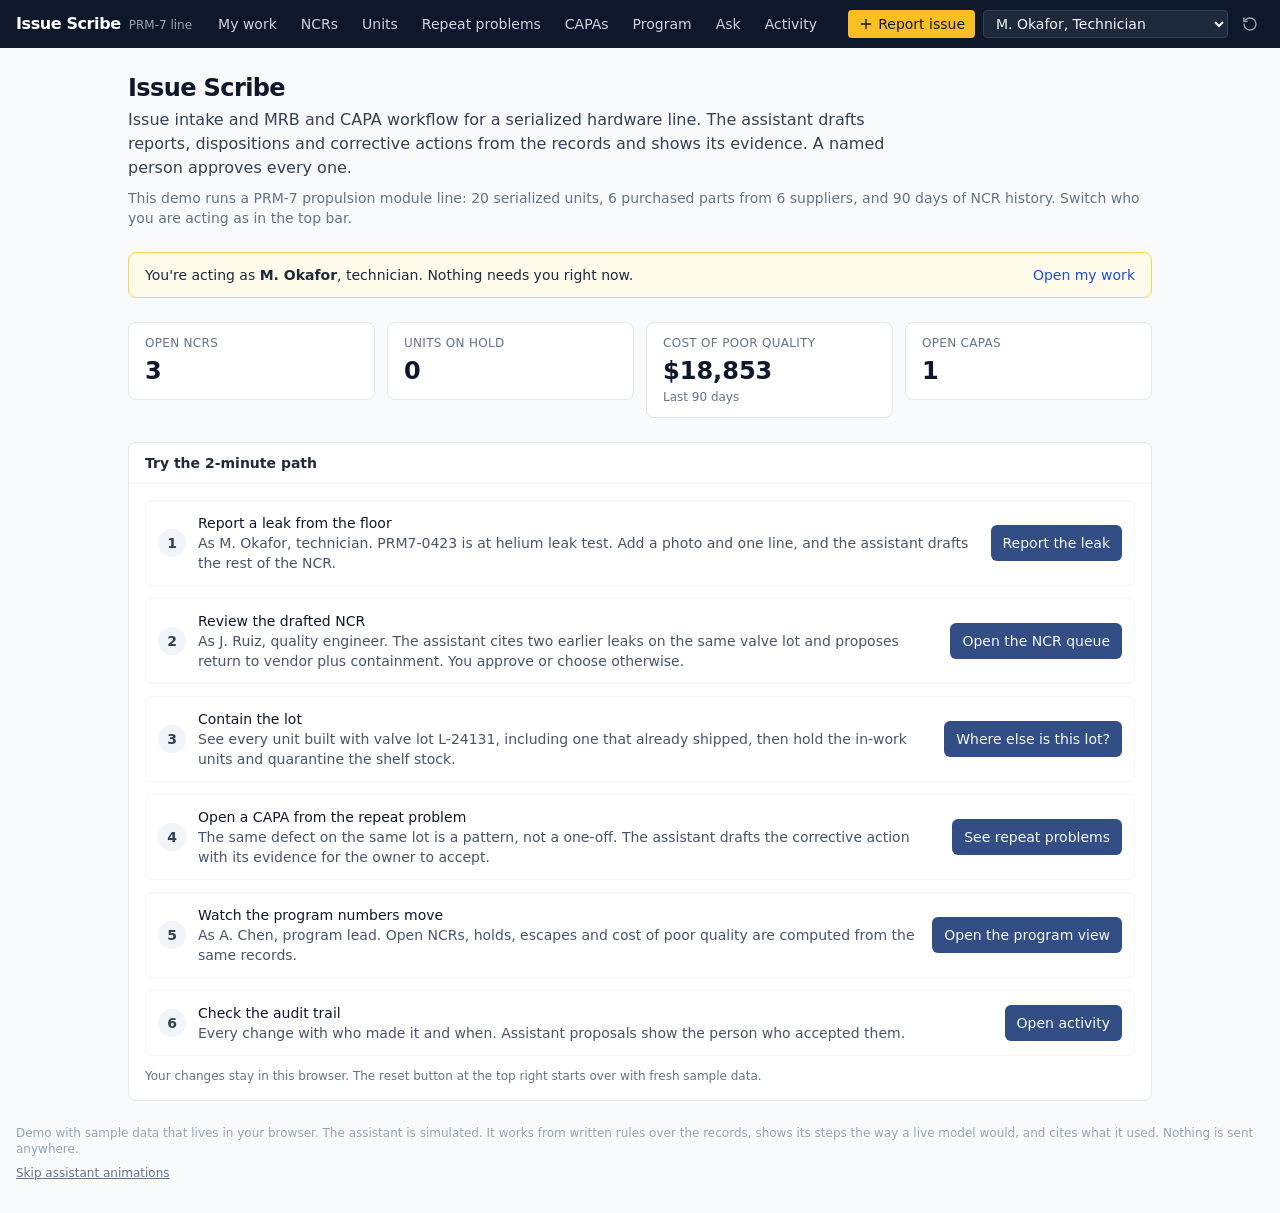
<file: issue-scribe/index.html>
<!DOCTYPE html>
<html lang="en">
  <head>
    <meta charset="UTF-8" />
    <meta name="viewport" content="width=device-width, initial-scale=1.0" />
    <title>Issue Scribe</title>
    <meta name="description" content="Nonconformance intake, MRB disposition and CAPA for a serialized hardware line, with an assistant that drafts and cites its evidence" />
    <meta name="author" content="Vito Prasad" />
    <link rel="icon" type="image/svg+xml" href="/issue-scribe/favicon.svg" />

    <meta property="og:title" content="Issue Scribe" />
    <meta property="og:description" content="Nonconformance intake, MRB disposition and CAPA for a serialized hardware line, with an assistant that drafts and cites its evidence" />
    <meta property="og:type" content="website" />
    <script type="module" crossorigin src="/issue-scribe/assets/app.js"></script>
    <link rel="stylesheet" crossorigin href="/issue-scribe/assets/index.css">
  </head>

  <body>
    <div id="root"></div>
  </body>
</html>
</file>
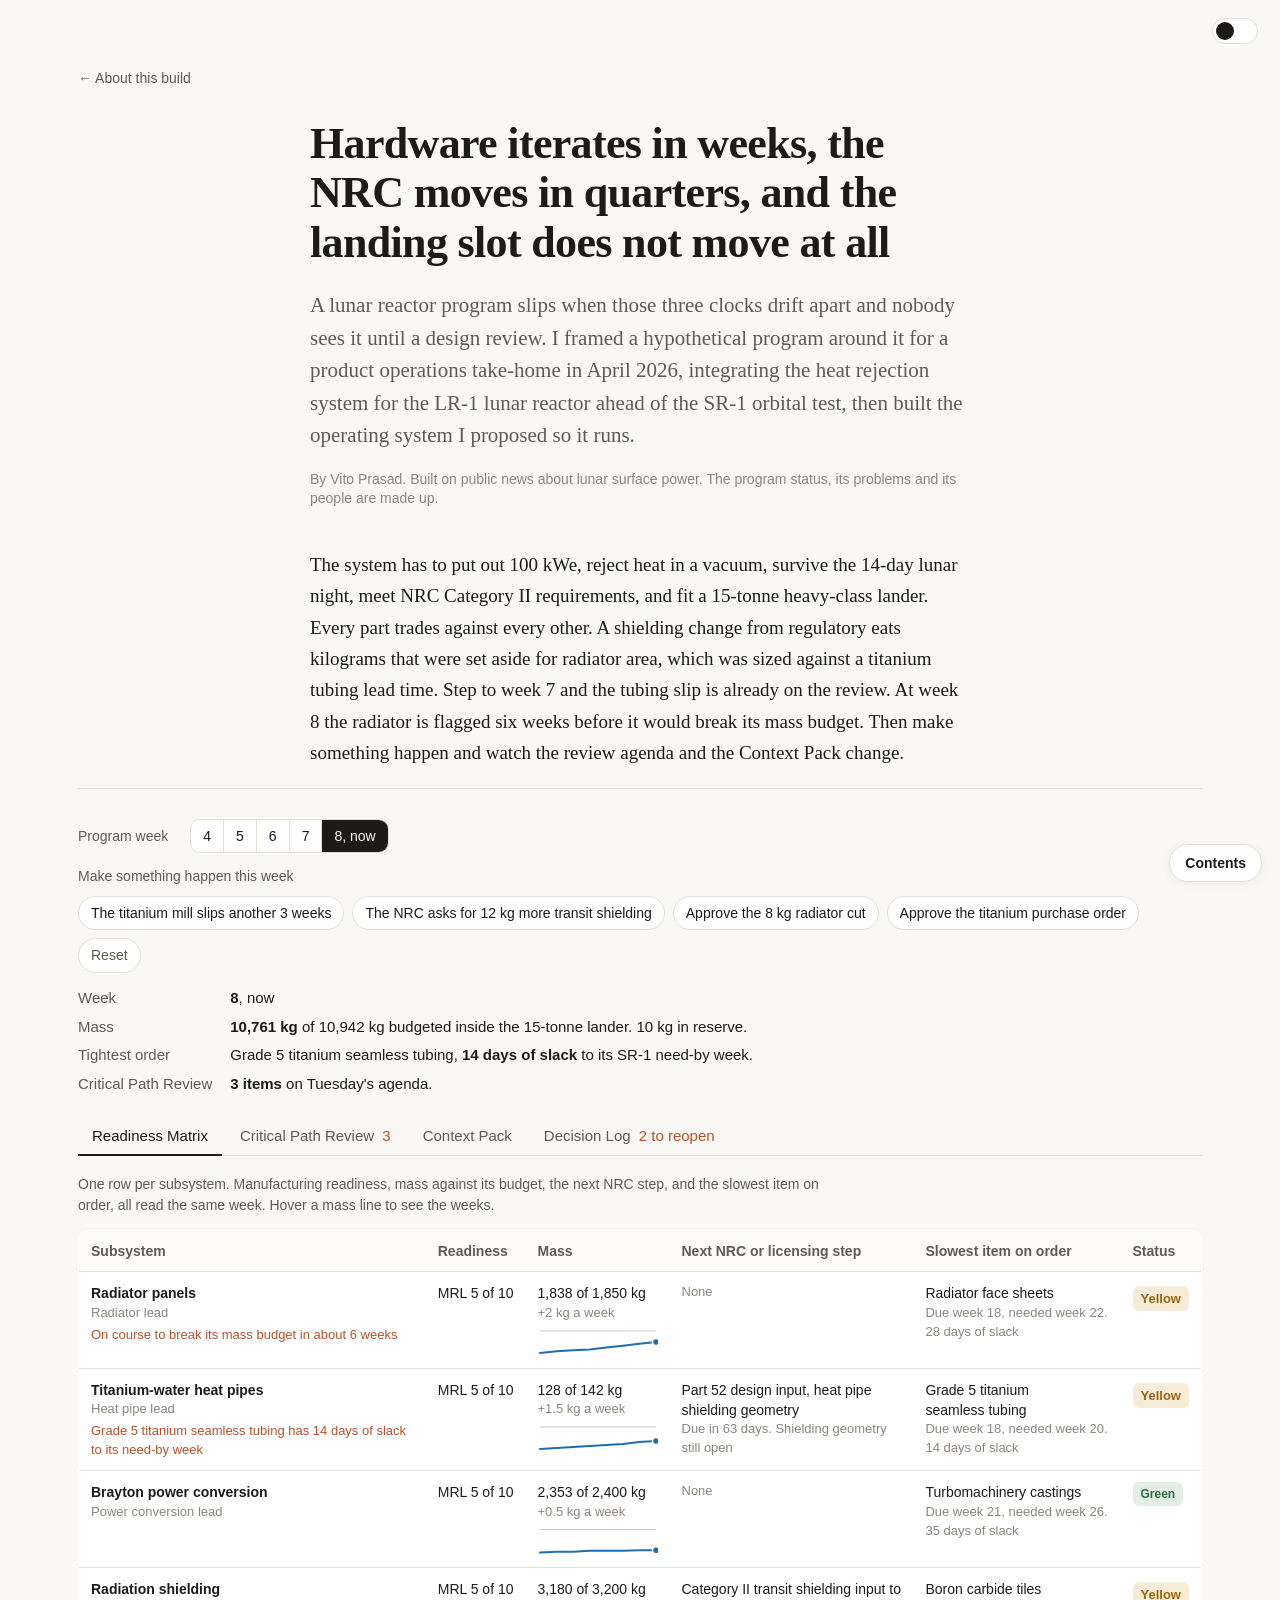
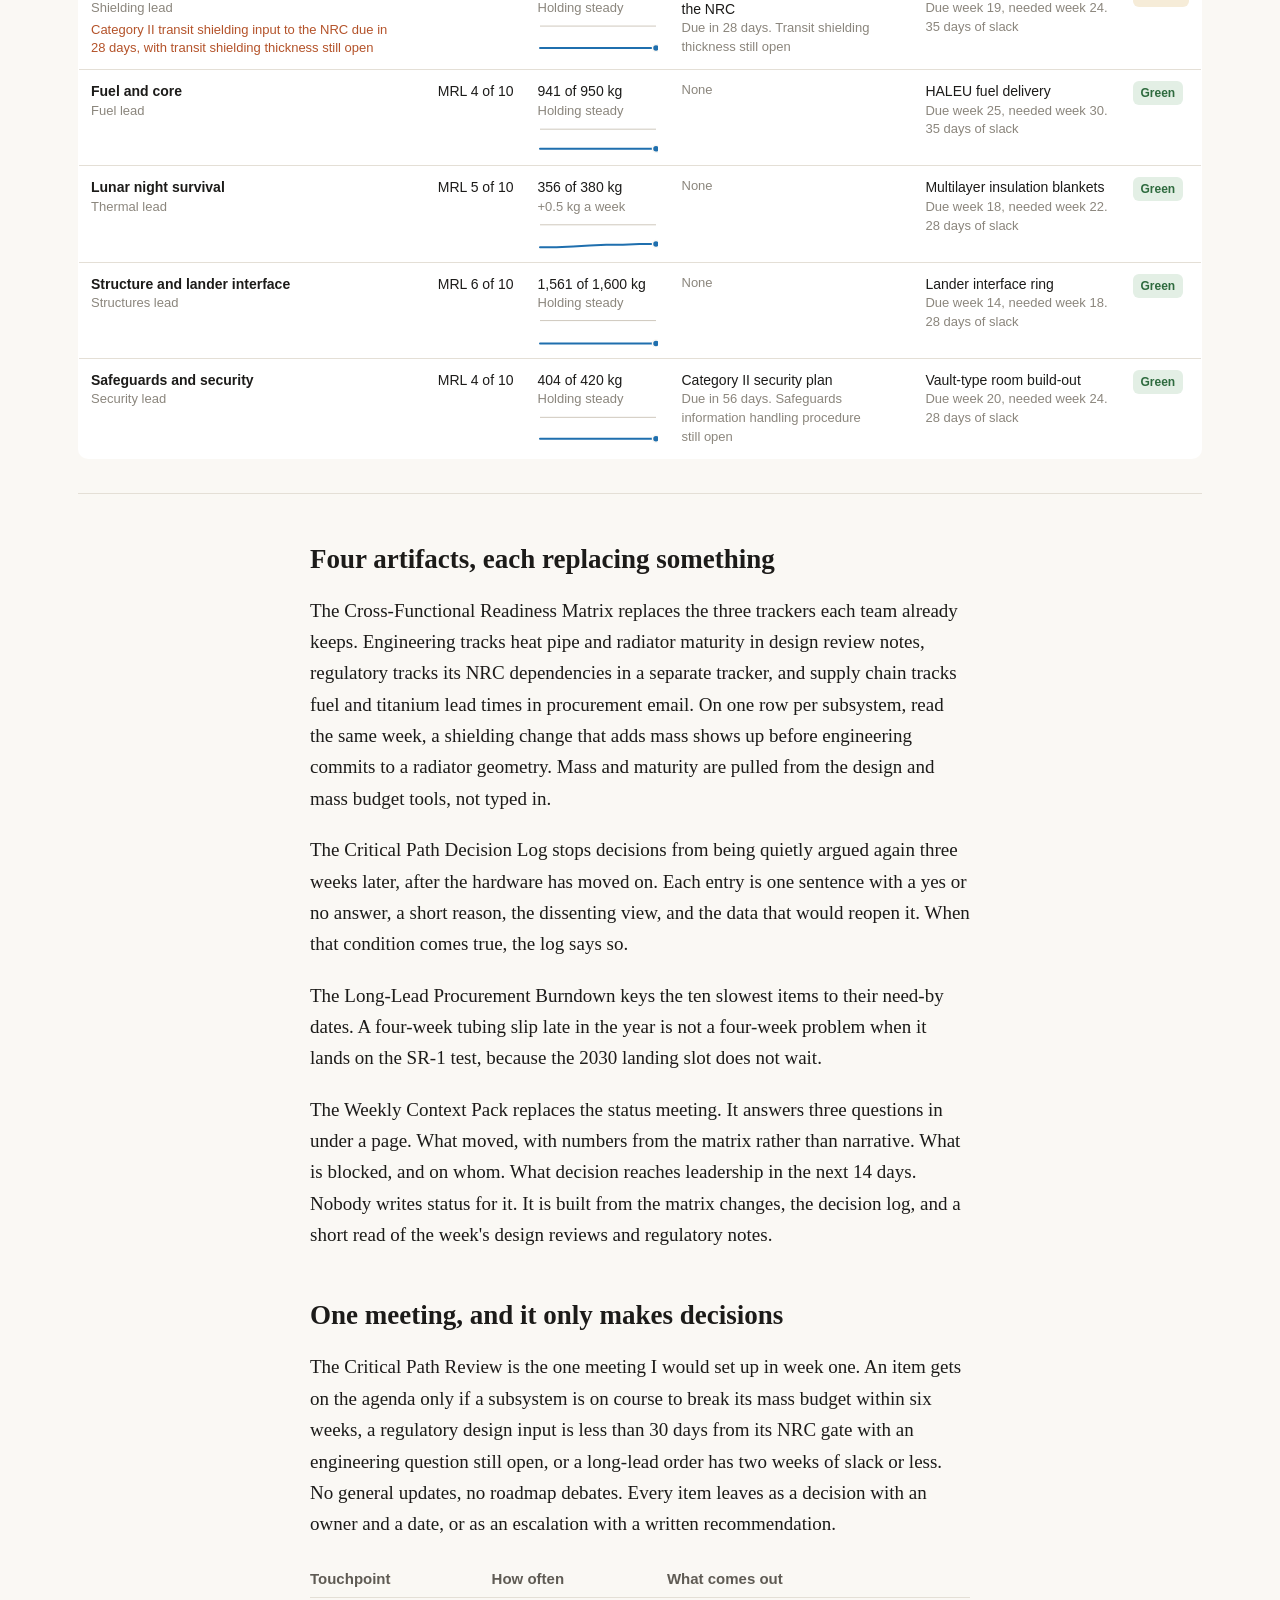
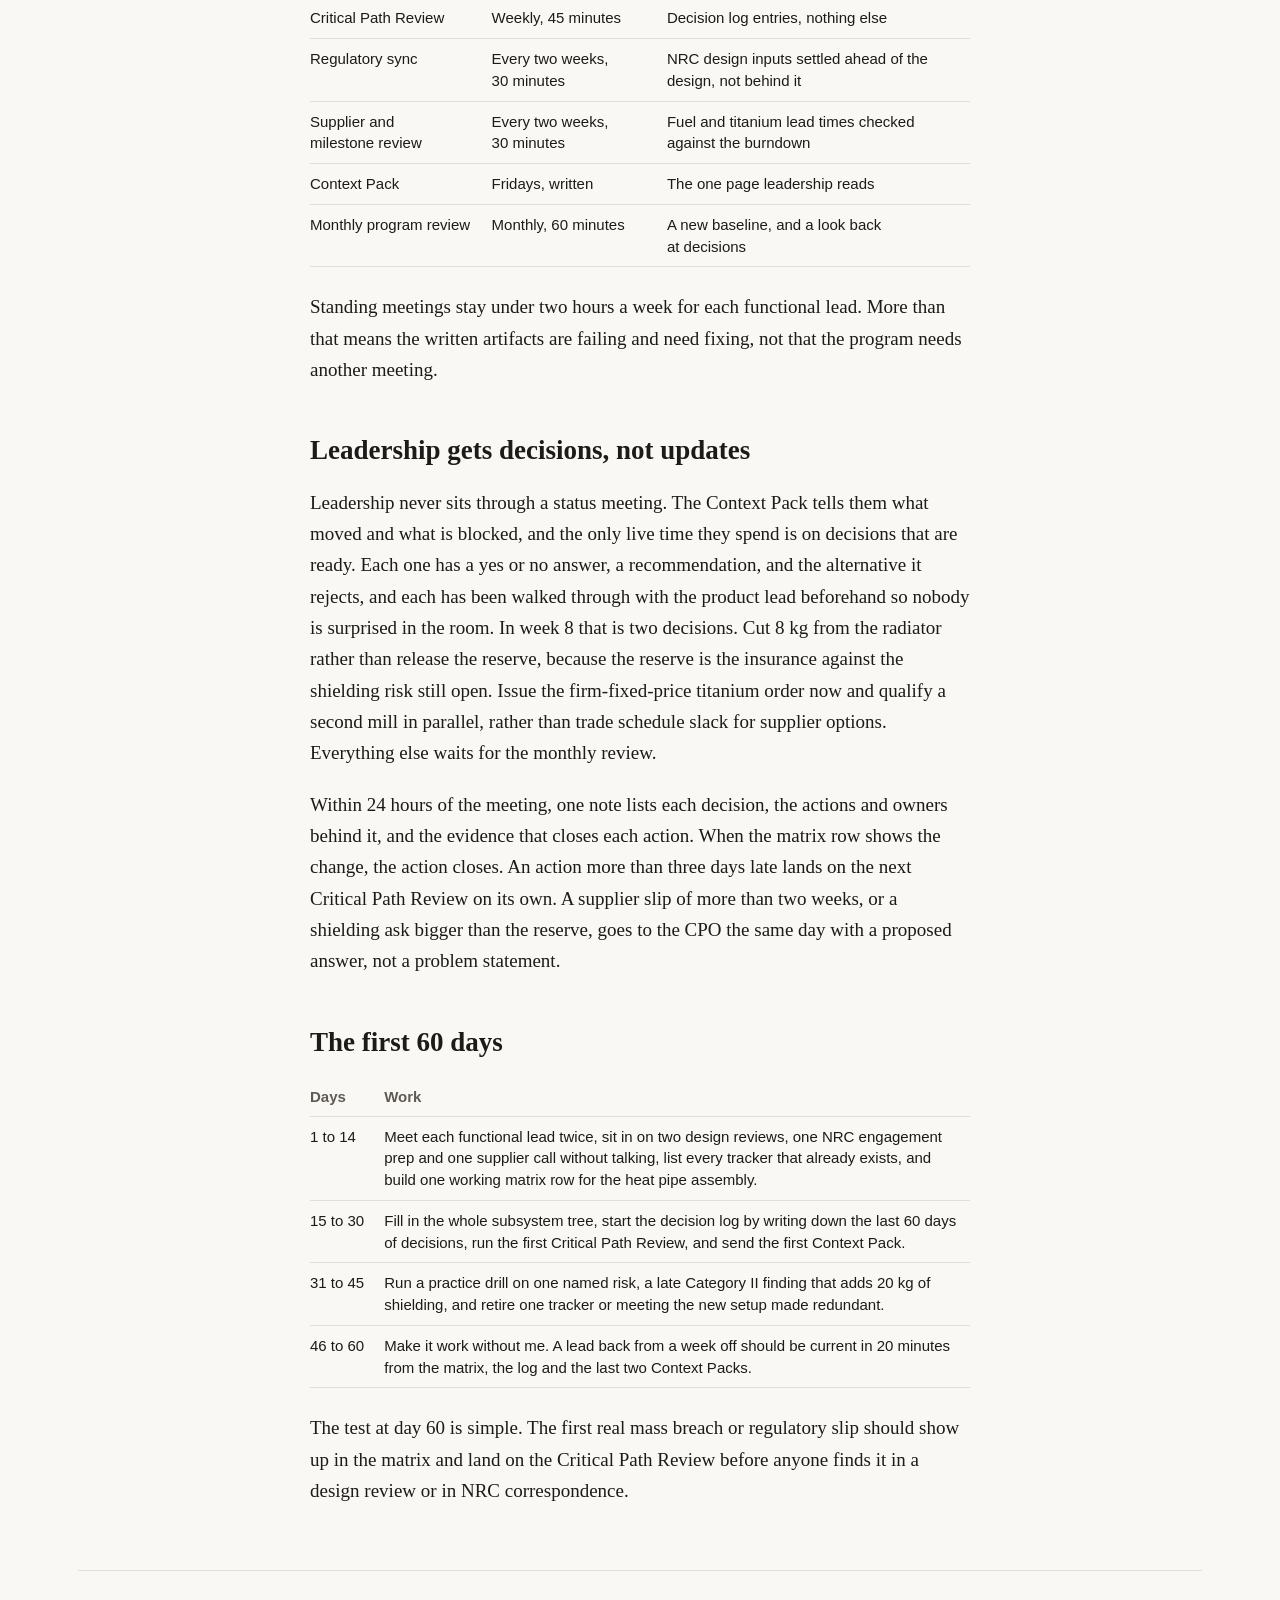
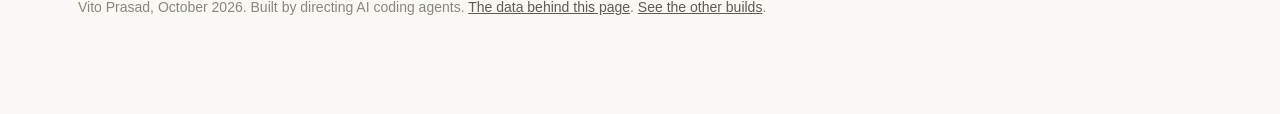
<file: lunar-reactor-tracker/index.html>
<!doctype html>
<html lang="en">
<head>
<meta charset="utf-8">
<meta name="viewport" content="width=device-width, initial-scale=1">
<title>Lunar reactor readiness tracker, Vito Prasad</title>
<meta name="description" content="A working readiness tracker for a hypothetical lunar reactor program. Step through the weeks, make something slip, and watch the Critical Path Review and the Context Pack write themselves.">
<meta name="robots" content="noindex">
<link rel="icon" href="data:,">
<script>(function(){try{var t=localStorage.getItem("theme")||(matchMedia("(prefers-color-scheme: dark)").matches?"dark":"light");document.documentElement.dataset.theme=t}catch(e){}})()</script>
<link rel="stylesheet" href="../site.css">
<style>
  * { box-sizing: border-box; }
  html { -webkit-text-size-adjust: 100%; }
  body { margin: 0; background: var(--paper); color: var(--ink);
         font: 17px/1.6 "Iowan Old Style", "Palatino Linotype", Palatino, Georgia, serif; }
  main { --page-w: 1180px; max-width: 1180px; margin: 0 auto; padding: 64px 28px 96px; }
  a { color: var(--ink); }
  .back { font: 14px/1 var(--sans); color: var(--muted); text-decoration: none; }
  .back:hover { color: var(--ink); }
  .story { max-width: 660px; margin: 0 auto; }
  .story h1 { font-size: 44px; line-height: 1.12; margin: 28px 0 22px; font-weight: 600; letter-spacing: -.015em; }
  .story .dek { font-size: 21px; line-height: 1.55; color: var(--muted); margin: 0 0 18px; }
  .story .byline { font: 14px/1.4 var(--sans); color: var(--faint); margin: 0 0 40px; }
  .story p { font-size: 19px; line-height: 1.65; margin: 0 0 20px; }
  .story h2 { font-size: 27px; margin: 44px 0 14px; font-weight: 600; }
  .story a { color: var(--accent); }
  .story table { width: 100%; border-collapse: collapse; font: 15px/1.45 var(--sans); margin: 6px 0 24px; }
  .story th { text-align: left; font-weight: 600; color: var(--muted); padding: 8px 10px; border-bottom: 1px solid var(--line); }
  .story td { padding: 9px 10px; border-bottom: 1px solid var(--line); vertical-align: top; }
  .story th:first-child, .story td:first-child { padding-left: 0; }

  section.tool { border-top: 1px solid var(--line); border-bottom: 1px solid var(--line); padding: 30px 0 34px; margin: 10px 0 30px; }
  .bar { display: flex; flex-wrap: wrap; gap: 10px 22px; align-items: center; margin-bottom: 14px; font: 14px/1.3 var(--sans); }
  .bar .lbl { color: var(--muted); }
  .seg { display: inline-flex; border: 1px solid var(--line); border-radius: 10px; overflow: hidden; background: var(--card); }
  .seg button { font: 500 14px/1 var(--sans); border: 0; background: none; padding: 9px 12px; cursor: pointer; color: var(--ink); }
  .seg button + button { border-left: 1px solid var(--line); }
  .seg button[aria-pressed=true] { background: var(--ink); color: var(--paper); }
  .events { display: flex; flex-wrap: wrap; gap: 8px; }
  .events button { font: 14px/1.2 var(--sans); padding: 8px 12px; border-radius: 999px; border: 1px solid var(--line); background: var(--card);
                   color: var(--ink); cursor: pointer; }
  .events button:hover { border-color: var(--ink); }
  .events button[aria-pressed=true] { border-color: var(--accent); color: var(--accent); background: var(--accent-soft); }
  .events button.reset { color: var(--muted); }
  .summary { display: grid; grid-template-columns: max-content 1fr; gap: 6px 18px; font: 15px/1.5 var(--sans); margin: 8px 0 22px; max-width: 900px; }
  .summary dt { color: var(--muted); }
  .summary dd { margin: 0; }
  .summary dd b { font-weight: 600; }
  .tabs { display: flex; flex-wrap: wrap; gap: 4px; border-bottom: 1px solid var(--line); margin-bottom: 18px; }
  .tabs button { font: 500 15px/1 var(--sans); border: 0; background: none; padding: 11px 14px; cursor: pointer; color: var(--muted);
                 border-bottom: 2px solid transparent; margin-bottom: -1px; }
  .tabs button[aria-selected=true] { color: var(--ink); border-bottom-color: var(--ink); }
  .tabs .n { color: var(--accent); margin-left: 4px; }
  .panel[hidden] { display: none; }
  .scroll { overflow-x: auto; }
  table.grid { width: 100%; min-width: 900px; border-collapse: collapse; font: 14px/1.45 var(--sans); background: var(--card);
               border: 1px solid var(--line); border-radius: 10px; overflow: hidden; }
  table.grid th { text-align: left; font-weight: 600; color: var(--muted); padding: 10px 12px; border-bottom: 1px solid var(--line); background: var(--th-bg); }
  table.grid td { padding: 11px 12px; border-bottom: 1px solid var(--line); vertical-align: top; }
  table.grid tr:last-child td { border-bottom: 0; }
  td .sub { display: block; color: var(--faint); font-size: 13px; }
  td .warn { display: block; color: var(--accent); font-size: 13px; margin-top: 3px; }
  .num { font-variant-numeric: tabular-nums; white-space: nowrap; }
  .chip { display: inline-block; font: 600 12px/1 var(--sans); padding: 6px 8px; border-radius: 6px; white-space: nowrap; }
  .chip.good { background: var(--good-soft); color: var(--good); } .chip.warn { background: var(--warn-soft); color: var(--warn); }
  .chip.bad { background: var(--bad-soft); color: var(--bad); } .chip.info { background: var(--info-soft); color: var(--muted); }
  svg.spark { display: block; margin-top: 4px; }
  .hint { font: 14px/1.5 var(--sans); color: var(--muted); margin: 0 0 14px; max-width: 760px; }
  ol.agenda { list-style: none; padding: 0; margin: 0; display: grid; gap: 10px; counter-reset: a; }
  ol.agenda li { background: var(--card); border: 1px solid var(--line); border-radius: 10px; padding: 14px 16px; font: 15px/1.5 var(--sans);
                 display: grid; grid-template-columns: 34px 1fr; gap: 4px 12px; }
  ol.agenda li::before { counter-increment: a; content: counter(a); font: 600 15px/1.4 var(--sans); color: var(--faint); grid-row: span 3; }
  ol.agenda .why { color: var(--muted); }
  ol.agenda .ask { color: var(--ink); }
  .empty { font: 15px/1.5 var(--sans); color: var(--faint); padding: 16px; background: var(--card); border: 1px dashed var(--line); border-radius: 10px; }
  .memo { background: var(--card); border: 1px solid var(--line); border-radius: 10px; padding: 26px 30px; max-width: 820px; }
  .memo .head { font: 14px/1.5 var(--sans); color: var(--muted); border-bottom: 1px solid var(--line); padding-bottom: 12px; margin-bottom: 16px; }
  .memo .head b { color: var(--ink); }
  .memo h3 { font: 600 17px/1.3 var(--sans); margin: 20px 0 8px; }
  .memo h3:first-of-type { margin-top: 0; }
  .memo ul { margin: 0; padding-left: 20px; font: 15px/1.55 var(--sans); }
  .memo li { margin-bottom: 7px; }
  .memo .rec { display: block; color: var(--muted); }
  .memo .foot { font: 13.5px/1.5 var(--sans); color: var(--faint); margin-top: 18px; }
  .dec { background: var(--card); border: 1px solid var(--line); border-radius: 10px; padding: 14px 16px; margin-bottom: 10px;
         font: 15px/1.5 var(--sans); display: grid; grid-template-columns: 64px 1fr auto; gap: 4px 14px; }
  .dec .id { font: 600 13px/1.6 var(--mono); color: var(--faint); }
  .dec .what { font-weight: 600; }
  .dec .meta, .dec .line { color: var(--muted); font-size: 14px; grid-column: 2; }
  .dec .line b { color: var(--ink); font-weight: 600; }
  .dec .st { grid-column: 3; grid-row: 1; }
  .dec .flag { grid-column: 2; color: var(--bad); font-size: 14px; font-weight: 600; }
  footer { border-top: 1px solid var(--line); padding-top: 26px; margin-top: 64px; font: 14px/1.5 var(--sans); color: var(--faint); }
  footer a { color: var(--muted); }
  @media (pointer: coarse) { .seg button { padding-top: 15px; padding-bottom: 15px; min-width: 44px; } .tabs button { padding-top: 14px; padding-bottom: 14px; } }
  @media (max-width: 760px) {
    main { padding: 36px 16px 72px; }
    .story h1 { font-size: 31px; } .story .dek { font-size: 18px; } .story p { font-size: 17.5px; }
    .summary { font-size: 17px; grid-template-columns: minmax(0, 1fr); row-gap: 0; }
    .summary dd + dt { margin-top: 10px; }
    .memo { padding: 18px; }
    .dec { grid-template-columns: 1fr; } .dec .meta, .dec .line, .dec .flag, .dec .st { grid-column: 1; grid-row: auto; }
  }
</style>
</head>
<body>
<main>
<a class="back" href="../index.html#lunar-reactor-tracker">&larr; About this build</a>

<article class="story">
  <h1>Hardware iterates in weeks, the NRC moves in quarters, and the landing slot does not move at all</h1>
  <p class="dek">A lunar reactor program slips when those three clocks drift apart and nobody sees it until a design review. I framed a hypothetical program around it for a product operations take-home in April 2026, integrating the heat rejection system for the <span class="nobr">LR-1</span> lunar reactor ahead of the <span class="nobr">SR-1</span> orbital test, then built the operating system I proposed so it runs.</p>
  <p class="byline">By Vito Prasad. Built on public news about lunar surface power. The program status, its problems and its people are made up.</p>
  <p>The system has to put out 100 kWe, reject heat in a vacuum, survive the 14-day lunar night, meet NRC Category II requirements, and fit a 15-tonne heavy-class lander. Every part trades against every other. A shielding change from regulatory eats kilograms that were set aside for radiator area, which was sized against a titanium tubing lead time. Step to week 7 and the tubing slip is already on the review. At week 8 the radiator is flagged six weeks before it would break its mass budget. Then make something happen and watch the review agenda and the Context Pack change.</p>
</article>

<section class="tool" id="tool">
  <div class="bar">
    <span class="lbl">Program week</span>
    <div class="seg" id="weeks" role="group" aria-label="Program week"></div>
  </div>
  <div class="bar">
    <span class="lbl">Make something happen this week</span>
    <div class="events" id="events"></div>
  </div>
  <dl class="summary" id="summary"></dl>
  <div class="tabs" role="tablist">
    <button type="button" role="tab" data-tab="readiness" aria-selected="true">Readiness Matrix</button>
    <button type="button" role="tab" data-tab="review" aria-selected="false">Critical Path Review<span class="n" id="nReview"></span></button>
    <button type="button" role="tab" data-tab="friday" aria-selected="false">Context Pack</button>
    <button type="button" role="tab" data-tab="decisions" aria-selected="false">Decision Log<span class="n" id="nDecisions"></span></button>
  </div>
  <div class="panel" id="p-readiness" role="tabpanel"></div>
  <div class="panel" id="p-review" role="tabpanel" hidden></div>
  <div class="panel" id="p-friday" role="tabpanel" hidden></div>
  <div class="panel" id="p-decisions" role="tabpanel" hidden></div>
</section>

<article class="story">
  <h2 id="pieces">Four artifacts, each replacing something</h2>
  <p>The Cross-Functional Readiness Matrix replaces the three trackers each team already keeps. Engineering tracks heat pipe and radiator maturity in design review notes, regulatory tracks its NRC dependencies in a separate tracker, and supply chain tracks fuel and titanium lead times in procurement email. On one row per subsystem, read the same week, a shielding change that adds mass shows up before engineering commits to a radiator geometry. Mass and maturity are pulled from the design and mass budget tools, not typed in.</p>
  <p>The Critical Path Decision Log stops decisions from being quietly argued again three weeks later, after the hardware has moved on. Each entry is one sentence with a yes or no answer, a short reason, the dissenting view, and the data that would reopen it. When that condition comes true, the log says so.</p>
  <p>The Long-Lead Procurement Burndown keys the ten slowest items to their need-by dates. A four-week tubing slip late in the year is not a four-week problem when it lands on the <span class="nobr">SR-1</span> test, because the 2030 landing slot does not wait.</p>
  <p>The Weekly Context Pack replaces the status meeting. It answers three questions in under a page. What moved, with numbers from the matrix rather than narrative. What is blocked, and on whom. What decision reaches leadership in the next 14 days. Nobody writes status for it. It is built from the matrix changes, the decision log, and a short read of the week's design reviews and regulatory notes.</p>

  <h2 id="meeting">One meeting, and it only makes decisions</h2>
  <p>The Critical Path Review is the one meeting I would set up in week one. An item gets on the agenda only if a subsystem is on course to break its mass budget within six weeks, a regulatory design input is less than 30 days from its NRC gate with an engineering question still open, or a long-lead order has two weeks of slack or less. No general updates, no roadmap debates. Every item leaves as a decision with an owner and a date, or as an escalation with a written recommendation.</p>
  <table>
    <thead><tr><th>Touchpoint</th><th>How often</th><th>What comes out</th></tr></thead>
    <tbody>
      <tr><td>Critical Path Review</td><td>Weekly, 45&nbsp;minutes</td><td>Decision log entries, nothing else</td></tr>
      <tr><td>Regulatory sync</td><td>Every two weeks, 30&nbsp;minutes</td><td>NRC design inputs settled ahead of the design, not behind it</td></tr>
      <tr><td>Supplier and milestone review</td><td>Every two weeks, 30&nbsp;minutes</td><td>Fuel and titanium lead times checked against the burndown</td></tr>
      <tr><td>Context Pack</td><td>Fridays, written</td><td>The one page leadership reads</td></tr>
      <tr><td>Monthly program review</td><td>Monthly, 60&nbsp;minutes</td><td>A new baseline, and a look back at decisions</td></tr>
    </tbody>
  </table>
  <p>Standing meetings stay under two hours a week for each functional lead. More than that means the written artifacts are failing and need fixing, not that the program needs another meeting.</p>

  <h2 id="leadership">Leadership gets decisions, not updates</h2>
  <p>Leadership never sits through a status meeting. The Context Pack tells them what moved and what is blocked, and the only live time they spend is on decisions that are ready. Each one has a yes or no answer, a recommendation, and the alternative it rejects, and each has been walked through with the product lead beforehand so nobody is surprised in the room. In week 8 that is two decisions. Cut 8 kg from the radiator rather than release the reserve, because the reserve is the insurance against the shielding risk still open. Issue the firm-fixed-price titanium order now and qualify a second mill in parallel, rather than trade schedule slack for supplier options. Everything else waits for the monthly review.</p>
  <p>Within 24 hours of the meeting, one note lists each decision, the actions and owners behind it, and the evidence that closes each action. When the matrix row shows the change, the action closes. An action more than three days late lands on the next Critical Path Review on its own. A supplier slip of more than two weeks, or a shielding ask bigger than the reserve, goes to the CPO the same day with a proposed answer, not a problem statement.</p>

  <h2 id="days">The first 60 days</h2>
  <table>
    <thead><tr><th>Days</th><th>Work</th></tr></thead>
    <tbody>
      <tr><td>1&nbsp;to&nbsp;14</td><td>Meet each functional lead twice, sit in on two design reviews, one NRC engagement prep and one supplier call without talking, list every tracker that already exists, and build one working matrix row for the heat pipe assembly.</td></tr>
      <tr><td>15&nbsp;to&nbsp;30</td><td>Fill in the whole subsystem tree, start the decision log by writing down the last 60 days of decisions, run the first Critical Path Review, and send the first Context Pack.</td></tr>
      <tr><td>31&nbsp;to&nbsp;45</td><td>Run a practice drill on one named risk, a late Category II finding that adds 20 kg of shielding, and retire one tracker or meeting the new setup made redundant.</td></tr>
      <tr><td>46&nbsp;to&nbsp;60</td><td>Make it work without me. A lead back from a week off should be current in 20 minutes from the matrix, the log and the last two Context Packs.</td></tr>
    </tbody>
  </table>
  <p>The test at day 60 is simple. The first real mass breach or regulatory slip should show up in the matrix and land on the Critical Path Review before anyone finds it in a design review or in NRC correspondence.</p>
</article>

<footer>Vito Prasad, October 2026. Built by directing AI coding agents. <a href="data/program.json">The data behind this page</a>. <a href="../index.html">See the other builds</a>.</footer>
</main>

<script>
"use strict";
let P = null;
const state = { week: 8, events: new Set(), tab: "readiness" };
const MASS_WEEKS = 6, GATE_DAYS = 30;

function esc(v) {
  return String(v === undefined || v === null ? "" : v).replace(/&/g, "&amp;").replace(/</g, "&lt;").replace(/>/g, "&gt;").replace(/"/g, "&quot;");
}
// A value that holds from the week it was recorded until the next record.
function at(series, w) {
  let best = null;
  Object.keys(series).map(Number).sort((a, b) => a - b).forEach(k => { if (k <= w) best = series[k]; });
  return best;
}
function kg(n) { return Math.round(n * 10) / 10 >= 1000 ? Math.round(n).toLocaleString("en-US") : (Math.round(n * 10) / 10).toString(); }
function plural(n, one, many) { return n + " " + (n === 1 ? one : many); }
function sub(id) { return P.subsystems.find(s => s.id === id); }
function isNow(w) { return w === P.program.currentWeek; }
function approved(id) { return state.events.has(id); }
function activeEvents(w) { return isNow(w) ? P.events.filter(e => state.events.has(e.id)) : []; }

/* ---------- The program at a given week, with this week's events applied ---------- */

function addedKg(s, w) { return activeEvents(w).filter(e => e.subsystem === s.id && e.addKg).reduce((t, e) => t + e.addKg, 0); }
function massAt(s, w) {
  let m = at(s.massKg, w) + addedKg(s, w);
  if (isNow(w)) P.decisions.forEach(d => { if (approved(d.id) && d.action && d.action.subsystem === s.id && d.action.dropKg) m -= d.action.dropKg; });
  return m;
}
function commitAt(s, w) {
  let c = at(s.longLead.commitWeek, w);
  if (isNow(w)) {
    P.decisions.forEach(d => { if (approved(d.id) && d.action && d.action.subsystem === s.id && d.action.lock) c = Math.min(c, s.longLead.lockWeek); });
    activeEvents(w).filter(e => e.subsystem === s.id && e.slipWeeks).forEach(e => { c += e.slipWeeks; });
  }
  return c;
}

function rowAt(s, w) {
  const m = massAt(s, w), m2 = massAt(s, Math.max(1, w - 2));
  const slope = (m - m2) / 2;
  const over = m > s.allocKg;
  const breachIn = over ? 0 : (slope > 0 ? (s.allocKg - m) / slope : null);
  const r = { s: s, mass: m, slope: slope, over: over, breachIn: breachIn, mrl: at(s.mrl, w), triggers: [] };
  if (breachIn !== null && breachIn <= MASS_WEEKS) {
    r.triggers.push({ kind: "mass", text: over ? "Over its mass budget by " + kg(m - s.allocKg) + " kg"
      : "On course to break its mass budget in about " + plural(Math.max(1, Math.round(breachIn)), "week", "weeks") });
  }
  if (s.reg) {
    r.gateDays = (s.reg.gateWeek - w) * 7;
    r.depOpen = at(s.reg.depOpen, w);
    if (r.depOpen && r.gateDays >= 0 && r.gateDays <= GATE_DAYS) {
      r.triggers.push({ kind: "gate", text: s.reg.gate + " due in " + r.gateDays + " days, with " + s.reg.dependency.toLowerCase() + " still open" });
    }
  }
  r.commit = commitAt(s, w);
  r.slack = (s.longLead.needWeek - r.commit) * 7;
  if (r.slack <= P.program.slackTriggerDays) {
    r.triggers.push({ kind: "slack", text: s.longLead.item + (r.slack < 0 ? " " + (-r.slack) + " days late" : " has " + plural(r.slack, "day", "days") + " of slack") + " to its need-by week" });
  }
  r.status = over || r.slack < 0 || (s.reg && r.depOpen && r.gateDays < 0) ? "late" : r.triggers.length ? "watch" : "ok";
  return r;
}

function decisionsAt(w) {
  return P.decisions.filter(d => d.week <= w).map(d => {
    const made = d.status === "made" || (isNow(w) && approved(d.id));
    let reopen = false;
    const c = d.reopenIf || {};
    if (made && c.type === "slip") {
      const s = sub(c.subsystem);
      reopen = commitAt(s, w) - at(s.longLead.commitWeek, 1) > c.weeks;
    } else if (made && c.type === "breach") {
      const r = rowAt(sub(c.subsystem), w);
      reopen = r.breachIn !== null && r.breachIn <= c.weeks;
    } else if (made && c.type === "added") {
      reopen = addedKg(sub(c.subsystem), w) > c.kg;
    }
    return Object.assign({}, d, { made: made, reopen: reopen, madeNow: isNow(w) && approved(d.id) });
  });
}

function actionsAt(w) {
  return decisionsAt(w).filter(d => d.made && d.action).map(d => {
    const a = d.action, s = sub(a.subsystem);
    let closed = false;
    if (a.dropKg) closed = massAt(s, w) <= at(s.massKg, w) + addedKg(s, w) - a.dropKg + 1e-9;
    if (a.lock) closed = commitAt(s, w) - activeEvents(w).filter(e => e.subsystem === s.id && e.slipWeeks).reduce((t, e) => t + e.slipWeeks, 0) <= s.longLead.lockWeek;
    return Object.assign({ decision: d.id, closed: closed }, a);
  });
}

/* ---------- Rendering ---------- */

function sparkline(s, w) {
  const weeks = []; for (let i = 1; i <= w; i++) weeks.push(i);
  const vals = weeks.map(i => massAt(s, i));
  const lo = Math.min(...vals, s.allocKg) - 1, hi = Math.max(...vals, s.allocKg) + 1;
  const W = 120, H = 30, x = i => 2 + (W - 4) * (i - 1) / Math.max(1, P.program.currentWeek - 1), y = v => H - 3 - (H - 6) * (v - lo) / (hi - lo);
  const pts = weeks.map((i, k) => x(i).toFixed(1) + "," + y(vals[k]).toFixed(1)).join(" ");
  const last = vals[vals.length - 1];
  const color = last > s.allocKg ? "var(--bad)" : "var(--blue)";
  return '<svg class="spark" width="' + W + '" height="' + H + '" role="img" aria-label="Mass by week against the budget"><title>' +
    esc(s.name + " mass by week, " + vals.map(kg).join(", ") + " kg. Budget " + kg(s.allocKg) + " kg.") + '</title>' +
    '<line x1="2" x2="' + (W - 2) + '" y1="' + y(s.allocKg) + '" y2="' + y(s.allocKg) + '" style="stroke:var(--chart-line)" stroke-width="1"/>' +
    '<polyline points="' + pts + '" fill="none" style="stroke:' + color + '" stroke-width="2" stroke-linejoin="round" stroke-linecap="round"/>' +
    '<circle cx="' + x(w) + '" cy="' + y(last) + '" r="3.5" style="fill:' + color + ';stroke:var(--paper)" stroke-width="1.5"/></svg>';
}

function chip(status) {
  return { late: '<span class="chip bad">Red</span>', watch: '<span class="chip warn">Yellow</span>', ok: '<span class="chip good">Green</span>' }[status];
}

function renderReadiness(rows, w) {
  let html = '<p class="hint">One row per subsystem. Manufacturing readiness, mass against its budget, the next NRC step, and the slowest item on order, all read the same week. Hover a mass line to see the weeks.</p>';
  html += '<div class="scroll"><table class="grid"><thead><tr><th>Subsystem</th><th>Readiness</th><th>Mass</th><th>Next NRC or licensing step</th><th>Slowest item on order</th><th>Status</th></tr></thead><tbody>';
  rows.forEach(r => {
    const s = r.s;
    const trend = r.slope > 0 ? "+" + kg(r.slope) + " kg a week" : r.slope < 0 ? kg(r.slope) + " kg a week" : "Holding steady";
    html += "<tr><td><b>" + esc(s.name) + '</b><span class="sub">' + esc(s.owner) + "</span>" +
      r.triggers.map(t => '<span class="warn">' + esc(t.text) + "</span>").join("") + "</td>" +
      '<td class="num">MRL ' + r.mrl + ' of 10</td>' +
      '<td><span class="num">' + kg(r.mass) + " of " + kg(s.allocKg) + ' kg</span><span class="sub">' + esc(trend) + "</span>" + sparkline(s, w) + "</td>" +
      "<td>" + (s.reg ? esc(s.reg.gate) + '<span class="sub">' + (r.gateDays >= 0 ? "Due in " + r.gateDays + " days" : "Was due " + (-r.gateDays) + " days ago") +
        ". " + esc(s.reg.dependency) + (r.depOpen ? " still open" : " settled") + "</span>" : '<span class="sub">None</span>') + "</td>" +
      "<td>" + esc(s.longLead.item) + '<span class="sub">Due week ' + r.commit + ", needed week " + s.longLead.needWeek + ". " +
        (r.slack < 0 ? (-r.slack) + " days late" : plural(r.slack, "day", "days") + " of slack") + "</span></td>" +
      "<td>" + chip(r.status) + "</td></tr>";
  });
  document.getElementById("p-readiness").innerHTML = html + "</tbody></table></div>";
}

function openDecisionFor(decs, id) { return decs.find(d => !d.made && d.subsystems.includes(id)); }

function renderReview(rows, decs, w) {
  const items = [];
  rows.forEach(r => r.triggers.forEach(t => {
    const d = openDecisionFor(decs, r.s.id);
    items.push({ part: r.s.name, owner: r.s.owner, text: t.text, kind: t.kind,
                 ask: d ? "Decide " + d.id + ". " + d.decision : "Owner brings a proposed decision, or it goes to the program lead as an escalation" });
  }));
  // A reopened decision rides with the trigger on its own subsystem, and only
  // gets its own agenda item when nothing else brought that subsystem up.
  decs.filter(d => d.reopen).forEach(d => {
    const host = items.find(i => d.subsystems.some(id => sub(id).name === i.part));
    if (host) host.reopens = (host.reopens || []).concat(d.id);
    else items.push({ part: d.id, owner: d.owner, text: "Its reopen condition is now true. " + d.reopenIf.text, kind: "reopen", ask: "Confirm the decision or reverse it" });
  });
  const label = { mass: "Mass trigger", gate: "Regulatory trigger", slack: "Long-lead trigger", reopen: "Decision to reopen" };
  let html = '<p class="hint">Only items that meet a trigger make the agenda. Mass on course to break its budget within six weeks, an NRC design input due within 30 days with an engineering question open, a long-lead order with two weeks of slack or less, or a logged decision whose reopen condition came true. Each one leaves the room as a decision or an escalation.</p>';
  html += items.length ? '<ol class="agenda">' + items.map(i => "<li><span><b>" + esc(i.part) + "</b>, " + esc(i.owner) + ". " + label[i.kind] +
    '</span><span class="why">' + esc(i.text) + "." + (i.reopens ? " Reopens " + esc(i.reopens.join(" and ")) + "." : "") + '</span><span class="ask">' + esc(i.ask) + "</span></li>").join("") + "</ol>"
    : '<div class="empty">Nothing meets a trigger this week, so there is no review. Everyone gets 45 minutes back.</div>';
  document.getElementById("p-review").innerHTML = html;
  document.getElementById("nReview").textContent = items.length ? " " + items.length : "";
  return items.length;
}

function moved(w) {
  const out = [];
  P.subsystems.forEach(s => {
    const a = rowAt(s, w - 1), b = rowAt(s, w);
    const dm = b.mass - a.mass;
    if (Math.abs(dm) >= 1) out.push(s.name + " mass " + (dm > 0 ? "up " : "down ") + kg(Math.abs(dm)) + " kg to " + kg(b.mass) + " of " + kg(s.allocKg) + " kg.");
    if (b.mrl !== a.mrl) out.push(s.name + " reached MRL " + b.mrl + ".");
    if (s.reg && b.depOpen && b.gateDays <= GATE_DAYS && a.gateDays > GATE_DAYS) out.push(s.reg.gate + " is now " + b.gateDays + " days out, with " + s.reg.dependency.toLowerCase() + " still open.");
    if (b.commit !== a.commit) out.push(s.longLead.item + (b.commit > a.commit ? " slipped " + plural(b.commit - a.commit, "week", "weeks") : " pulled in " + plural(a.commit - b.commit, "week", "weeks")) + ", now due week " + b.commit + " against a need-by of week " + s.longLead.needWeek + ".");
  });
  activeEvents(w).filter(e => !e.approve).forEach(e => out.push(e.label + "."));
  decisionsAt(w).filter(d => d.made && (d.week === w || d.madeNow)).forEach(d => out.push("Decided " + d.id + ". " + d.decision));
  return out;
}

function renderPack(rows, decs, actions, w) {
  const blocked = rows.filter(r => r.status === "late");
  const due = decs.filter(d => !d.made && d.due - w <= 2);
  const m = moved(w);
  let html = '<div class="memo"><div class="head"><b>Weekly Context Pack, week ' + w + "</b><br>Friday, 3 pm PT. To the program lead, functional leads and the CPO. A two-minute read.</div>";
  html += "<h3>What moved this week</h3>" + (m.length ? "<ul>" + m.map(x => "<li>" + esc(x) + "</li>").join("") + "</ul>" : "<ul><li>Nothing moved.</li></ul>");
  html += "<h3>What is blocked, and on whom</h3>" + (blocked.length ? "<ul>" + blocked.map(r => "<li><b>" + esc(r.s.name) + ".</b> " +
    esc(r.triggers.map(t => t.text).join(". ")) + ". On the " + esc(r.s.owner.toLowerCase()) + ".</li>").join("") + "</ul>" : "<ul><li>Nothing is blocked.</li></ul>");
  html += "<h3>Decisions reaching leadership in the next 14 days</h3>" + (due.length ? "<ul>" + due.map(d => "<li><b>" + esc(d.id + ". " + d.decision) + "</b> Due week " + d.due + ", " + esc(d.owner.toLowerCase()) + "." +
    '<span class="rec">Recommendation. ' + esc(d.recommendation) + "</span>" + (d.rejected ? '<span class="rec">Rejected alternative. ' + esc(d.rejected) + ".</span>" : "") + "</li>").join("") + "</ul>" : "<ul><li>None.</li></ul>");
  if (actions.length) {
    html += "<h3>Actions in flight</h3><ul>" + actions.map(a => "<li>" + esc(a.text) + ", " + esc(a.owner.toLowerCase()) + ". Closes when " + esc(a.closesWhen.charAt(0).toLowerCase() + a.closesWhen.slice(1)) + ". " +
      (a.closed ? "<b>Closed.</b>" : "Open.") + "</li>").join("") + "</ul>";
  }
  html += '<p class="foot">Reply with corrections by end of day Monday. Silence counts as agreement.</p></div>';
  document.getElementById("p-friday").innerHTML = html;
}

function renderDecisions(decs) {
  const list = decs.slice().reverse();
  const flagged = list.filter(d => d.reopen).length;
  let html = '<p class="hint">Every decision is one sentence with a yes or no answer, the reason, the alternative that was rejected, and the data that would reopen it. When that condition comes true, the entry says so and it goes back on the Critical Path Review.</p>';
  html += list.map(d => '<div class="dec"><span class="id">' + esc(d.id) + '</span><span class="what">' + esc(d.decision) + '</span><span class="st">' +
    (d.made ? '<span class="chip ' + (d.reopen ? "bad" : "good") + '">' + (d.reopen ? "Reopen" : "Made") + "</span>" : '<span class="chip warn">Open</span>') + "</span>" +
    '<span class="meta">' + esc(d.owner) + ", week " + d.week + (d.made ? "" : ". Due week " + d.due) + (d.madeNow ? ". Approved this week" : "") + "</span>" +
    (d.why ? '<span class="line"><b>Why</b> ' + esc(d.why.join(". ")) + ".</span>" : "") +
    (d.recommendation && !d.made ? '<span class="line"><b>Recommendation</b> ' + esc(d.recommendation) + "</span>" : "") +
    (d.rejected ? '<span class="line"><b>Rejected</b> ' + esc(d.rejected) + ".</span>" : "") +
    (d.reopenIf ? '<span class="line"><b>Reopen if</b> ' + esc(d.reopenIf.text) + ".</span>" : "") +
    (d.reopen ? '<span class="flag">The reopen condition is now true. This goes back on the Critical Path Review.</span>' : "") + "</div>").join("");
  document.getElementById("p-decisions").innerHTML = html;
  document.getElementById("nDecisions").textContent = flagged ? " " + flagged + " to reopen" : "";
}

function renderSummary(rows, nItems, w) {
  const total = rows.reduce((t, r) => t + r.mass, 0), alloc = rows.reduce((t, r) => t + r.s.allocKg, 0);
  const worst = rows.reduce((a, r) => r.slack < a.slack ? r : a, rows[0]);
  const red = rows.filter(r => r.status === "late").map(r => r.s.name);
  const line = (k, v) => "<dt>" + k + "</dt><dd>" + v + "</dd>";
  document.getElementById("summary").innerHTML =
    line("Week", "<b>" + w + "</b>" + (isNow(w) ? ", now" : "")) +
    line("Mass", "<b>" + kg(total) + " kg</b> of " + kg(alloc) + " kg budgeted inside the " + P.program.landerLimitT + "-tonne lander. " + P.program.reserveKg + " kg in reserve.") +
    line("Tightest order", esc(worst.s.longLead.item) + ", " + (worst.slack < 0 ? "<b>" + (-worst.slack) + " days late</b>" : "<b>" + plural(worst.slack, "day", "days") + " of slack</b>") + " to its SR-1 need-by week.") +
    line("Critical Path Review", (nItems ? "<b>" + plural(nItems, "item", "items") + "</b> on Tuesday's agenda." : "Nothing meets a trigger, so no review this week.") +
      (red.length ? " Red. " + esc(red.join(", ")) + "." : ""));
}

/* Keep a hyphenated name, and a number with its unit, on one line wherever the tracker writes them. */
function keepTogether(root) {
  const walk = document.createTreeWalker(root, NodeFilter.SHOW_TEXT,
    { acceptNode: n => n.parentElement.closest("svg, .nobr, button") ? NodeFilter.FILTER_REJECT : NodeFilter.FILTER_ACCEPT });
  const nodes = [];
  while (walk.nextNode()) nodes.push(walk.currentNode);
  nodes.forEach(n => {
    const parts = n.data.replace(/(\d) (?=(kg|days?|weeks?|minutes|items?)\b)/g, "$1\u00a0").split(/(\S+-\S+)/);
    const f = document.createDocumentFragment();
    parts.forEach((t, i) => {
      if (!t) return;
      if (i % 2) { const b = document.createElement("span"); b.className = "nobr"; b.textContent = t; f.appendChild(b); }
      else f.appendChild(document.createTextNode(t));
    });
    n.replaceWith(f);
  });
}

function render() {
  const w = state.week;
  const rows = P.subsystems.map(s => rowAt(s, w));
  const decs = decisionsAt(w);
  const actions = actionsAt(w);
  renderReadiness(rows, w);
  const n = renderReview(rows, decs, w);
  renderPack(rows, decs, actions, w);
  renderDecisions(decs);
  renderSummary(rows, n, w);
  keepTogether(document.getElementById("tool"));
  document.querySelectorAll("#weeks button").forEach(b => b.setAttribute("aria-pressed", String(Number(b.dataset.week) === w)));
  document.querySelectorAll("#events button[data-event]").forEach(b => b.setAttribute("aria-pressed", String(state.events.has(b.dataset.event))));
}

function showTab(t) {
  state.tab = t;
  document.querySelectorAll(".tabs button").forEach(b => b.setAttribute("aria-selected", String(b.dataset.tab === t)));
  document.querySelectorAll(".panel").forEach(p => { p.hidden = p.id !== "p-" + t; });
}

async function boot() {
  P = await (await fetch("data/program.json")).json();
  state.week = P.program.currentWeek;
  const weeks = document.getElementById("weeks");
  for (let i = P.program.firstWeek; i <= P.program.currentWeek; i++) {
    weeks.insertAdjacentHTML("beforeend", '<button type="button" data-week="' + i + '">' + i + (i === P.program.currentWeek ? ", now" : "") + "</button>");
  }
  const events = document.getElementById("events");
  events.innerHTML = P.events.map(e => '<button type="button" data-event="' + esc(e.id) + '">' + esc(e.label) + "</button>").join("") +
    '<button type="button" class="reset" data-reset>Reset</button>';
  weeks.addEventListener("click", e => { const b = e.target.closest("[data-week]"); if (!b) return; state.week = Number(b.dataset.week); render(); });
  events.addEventListener("click", e => {
    const b = e.target.closest("button"); if (!b) return;
    if (b.hasAttribute("data-reset")) state.events.clear();
    else if (state.events.has(b.dataset.event)) state.events.delete(b.dataset.event);
    else state.events.add(b.dataset.event);
    state.week = P.program.currentWeek;
    render();
  });
  document.querySelector(".tabs").addEventListener("click", e => { const b = e.target.closest("[data-tab]"); if (b) showTab(b.dataset.tab); });
  render();
}
boot();
</script>
<script type="application/json" id="contents">[{"href": "../index.html", "label": "All builds"}, {"href": "../index.html#lunar-reactor-tracker", "label": "About this build"}, {"id": "tool", "label": "The tracker"}, {"id": "pieces", "label": "Four artifacts"}, {"id": "meeting", "label": "One meeting"}, {"id": "leadership", "label": "Leadership"}, {"id": "days", "label": "The first 60 days"}]</script>
<script src="../site.js" defer></script>
</body>
</html>
</file>
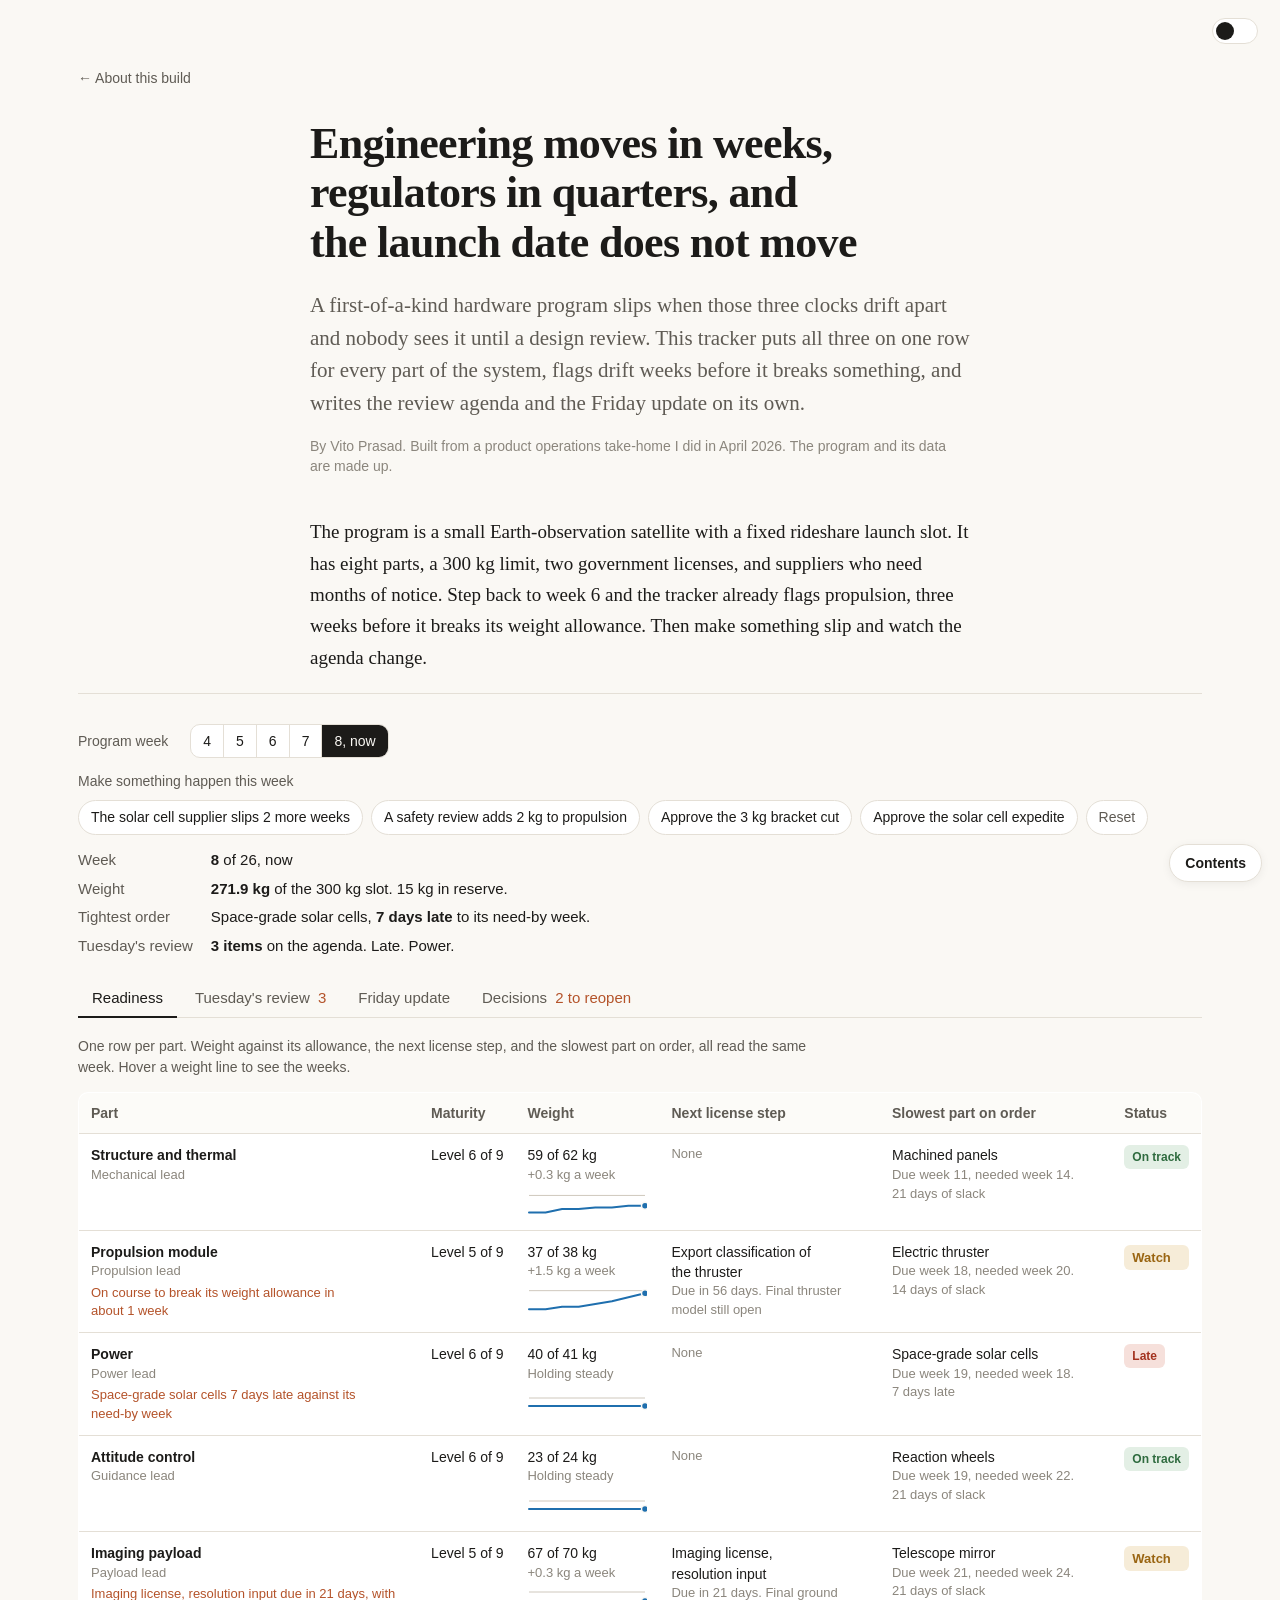
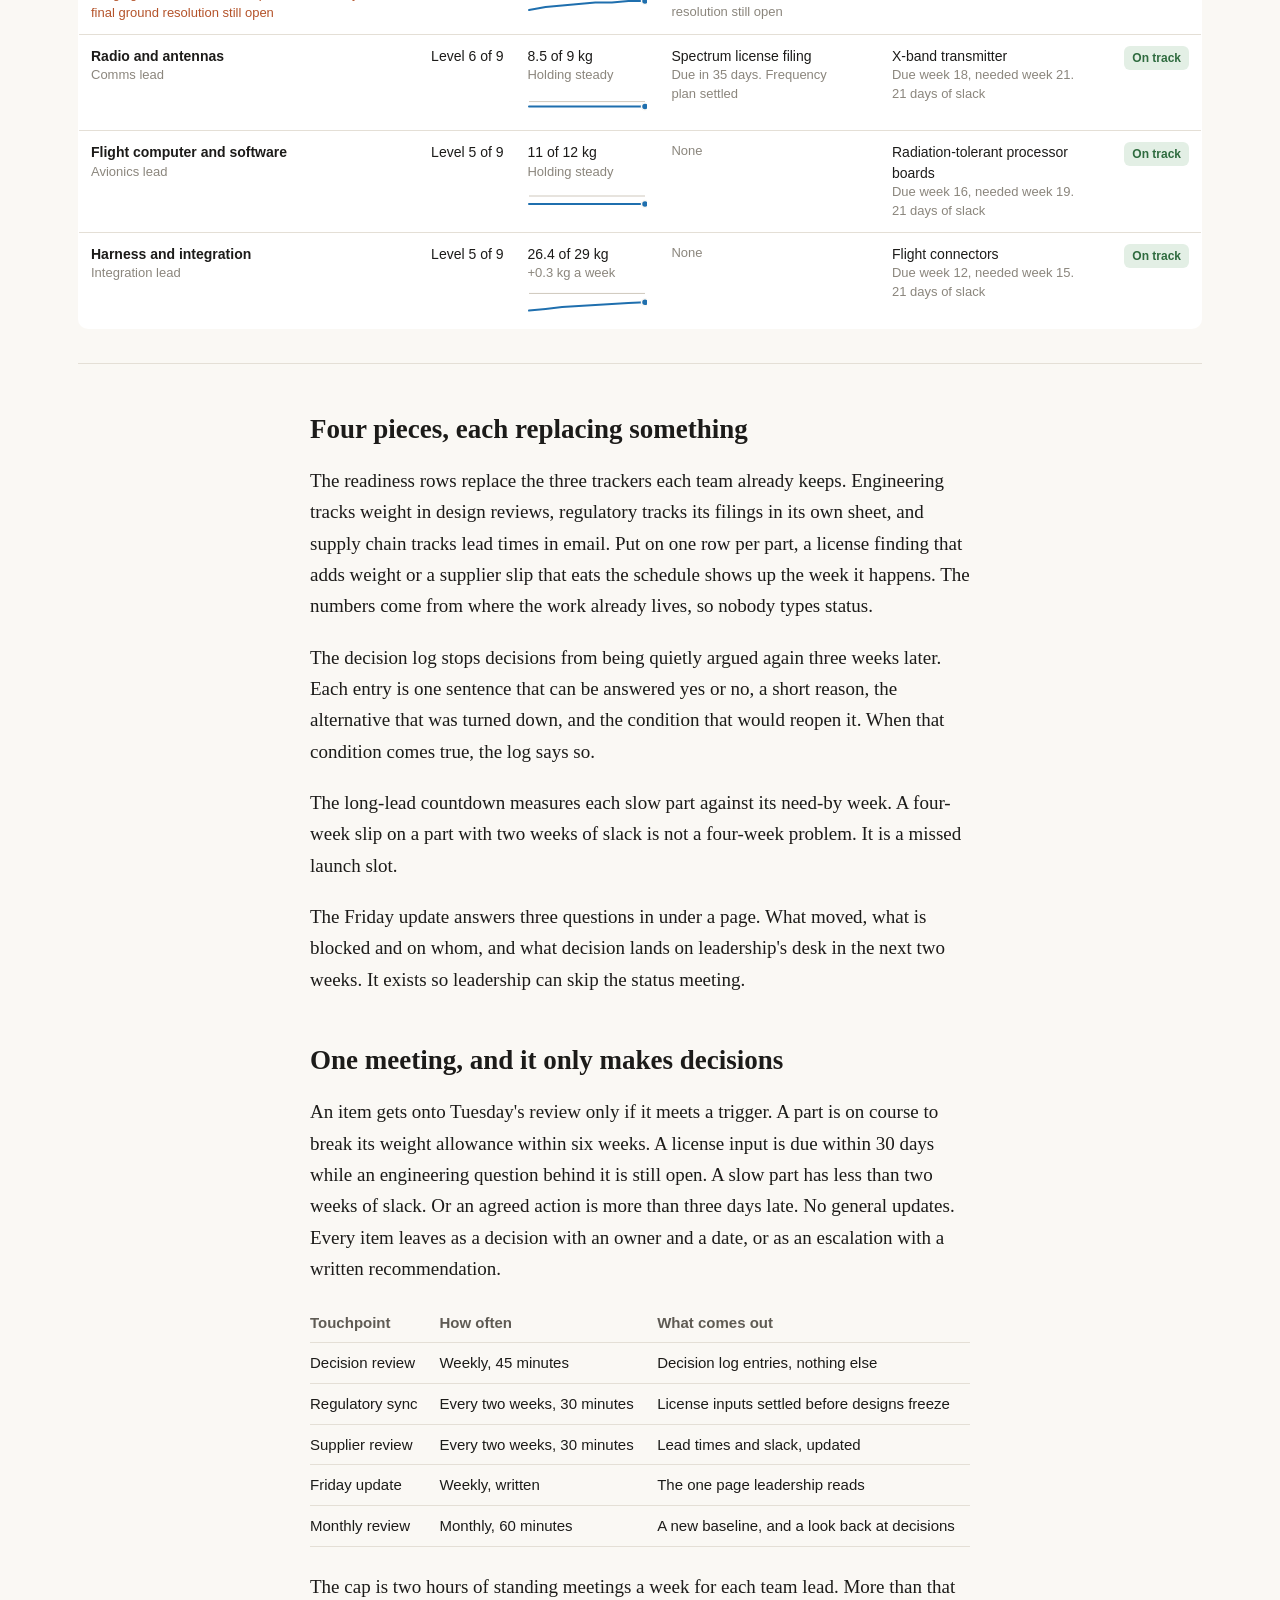
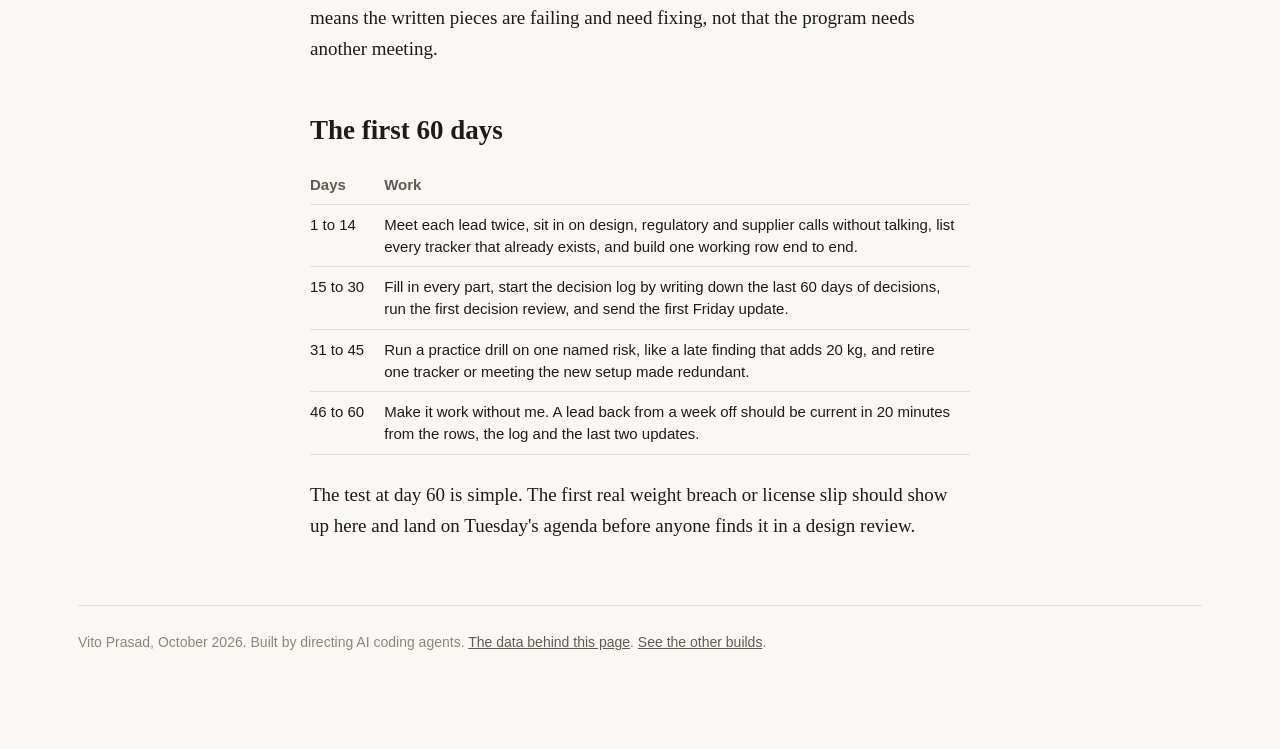
<file: program-tracker/index.html>
<!doctype html>
<html lang="en">
<head>
<meta charset="utf-8">
<meta name="viewport" content="width=device-width, initial-scale=1">
<title>Program readiness tracker, Vito Prasad</title>
<meta name="description" content="A working readiness tracker for a first-of-a-kind hardware program. Step through the weeks, make something slip, and watch the review agenda and the Friday update write themselves.">
<meta name="robots" content="noindex">
<link rel="icon" href="data:,">
<script>(function(){try{var t=localStorage.getItem("theme")||(matchMedia("(prefers-color-scheme: dark)").matches?"dark":"light");document.documentElement.dataset.theme=t}catch(e){}})()</script>
<link rel="stylesheet" href="../site.css">
<style>
  * { box-sizing: border-box; }
  html { -webkit-text-size-adjust: 100%; }
  body { margin: 0; background: var(--paper); color: var(--ink);
         font: 17px/1.6 "Iowan Old Style", "Palatino Linotype", Palatino, Georgia, serif; }
  main { --page-w: 1180px; max-width: 1180px; margin: 0 auto; padding: 64px 28px 96px; }
  a { color: var(--ink); }
  .back { font: 14px/1 var(--sans); color: var(--muted); text-decoration: none; }
  .back:hover { color: var(--ink); }
  .story { max-width: 660px; margin: 0 auto; }
  .story h1 { font-size: 44px; line-height: 1.12; margin: 28px 0 22px; font-weight: 600; letter-spacing: -.015em; }
  .story .dek { font-size: 21px; line-height: 1.55; color: var(--muted); margin: 0 0 18px; }
  .story .byline { font: 14px/1.4 var(--sans); color: var(--faint); margin: 0 0 40px; }
  .story p { font-size: 19px; line-height: 1.65; margin: 0 0 20px; }
  .story h2 { font-size: 27px; margin: 44px 0 14px; font-weight: 600; }
  .story a { color: var(--accent); }
  .story table { width: 100%; border-collapse: collapse; font: 15px/1.45 var(--sans); margin: 6px 0 24px; }
  .story th { text-align: left; font-weight: 600; color: var(--muted); padding: 8px 10px; border-bottom: 1px solid var(--line); }
  .story td { padding: 9px 10px; border-bottom: 1px solid var(--line); vertical-align: top; }
  .story th:first-child, .story td:first-child { padding-left: 0; }

  section.tool { border-top: 1px solid var(--line); border-bottom: 1px solid var(--line); padding: 30px 0 34px; margin: 10px 0 30px; }
  .bar { display: flex; flex-wrap: wrap; gap: 10px 22px; align-items: center; margin-bottom: 14px; font: 14px/1.3 var(--sans); }
  .bar .lbl { color: var(--muted); }
  .seg { display: inline-flex; border: 1px solid var(--line); border-radius: 10px; overflow: hidden; background: var(--card); }
  .seg button { font: 500 14px/1 var(--sans); border: 0; background: none; padding: 9px 12px; cursor: pointer; color: var(--ink); }
  .seg button + button { border-left: 1px solid var(--line); }
  .seg button[aria-pressed=true] { background: var(--ink); color: var(--paper); }
  .events { display: flex; flex-wrap: wrap; gap: 8px; }
  .events button { font: 14px/1.2 var(--sans); padding: 8px 12px; border-radius: 999px; border: 1px solid var(--line); background: var(--card);
                   color: var(--ink); cursor: pointer; }
  .events button:hover { border-color: var(--ink); }
  .events button[aria-pressed=true] { border-color: var(--accent); color: var(--accent); background: var(--accent-soft); }
  .events button.reset { color: var(--muted); }
  .summary { display: grid; grid-template-columns: max-content 1fr; gap: 6px 18px; font: 15px/1.5 var(--sans); margin: 8px 0 22px; max-width: 900px; }
  .summary dt { color: var(--muted); }
  .summary dd { margin: 0; }
  .summary dd b { font-weight: 600; }
  .tabs { display: flex; flex-wrap: wrap; gap: 4px; border-bottom: 1px solid var(--line); margin-bottom: 18px; }
  .tabs button { font: 500 15px/1 var(--sans); border: 0; background: none; padding: 11px 14px; cursor: pointer; color: var(--muted);
                 border-bottom: 2px solid transparent; margin-bottom: -1px; }
  .tabs button[aria-selected=true] { color: var(--ink); border-bottom-color: var(--ink); }
  .tabs .n { color: var(--accent); margin-left: 4px; }
  .panel[hidden] { display: none; }
  .scroll { overflow-x: auto; }
  table.grid { width: 100%; min-width: 900px; border-collapse: collapse; font: 14px/1.45 var(--sans); background: var(--card);
               border: 1px solid var(--line); border-radius: 10px; overflow: hidden; }
  table.grid th { text-align: left; font-weight: 600; color: var(--muted); padding: 10px 12px; border-bottom: 1px solid var(--line); background: var(--th-bg); }
  table.grid td { padding: 11px 12px; border-bottom: 1px solid var(--line); vertical-align: top; }
  table.grid tr:last-child td { border-bottom: 0; }
  td .sub { display: block; color: var(--faint); font-size: 13px; }
  td .warn { display: block; color: var(--accent); font-size: 13px; margin-top: 3px; }
  .num { font-variant-numeric: tabular-nums; white-space: nowrap; }
  .chip { display: inline-block; font: 600 12px/1 var(--sans); padding: 6px 8px; border-radius: 6px; white-space: nowrap; }
  .chip.good { background: var(--good-soft); color: var(--good); } .chip.warn { background: var(--warn-soft); color: var(--warn); }
  .chip.bad { background: var(--bad-soft); color: var(--bad); } .chip.info { background: var(--info-soft); color: var(--muted); }
  svg.spark { display: block; margin-top: 4px; }
  .hint { font: 14px/1.5 var(--sans); color: var(--muted); margin: 0 0 14px; max-width: 760px; }
  ol.agenda { list-style: none; padding: 0; margin: 0; display: grid; gap: 10px; counter-reset: a; }
  ol.agenda li { background: var(--card); border: 1px solid var(--line); border-radius: 10px; padding: 14px 16px; font: 15px/1.5 var(--sans);
                 display: grid; grid-template-columns: 34px 1fr; gap: 4px 12px; }
  ol.agenda li::before { counter-increment: a; content: counter(a); font: 600 15px/1.4 var(--sans); color: var(--faint); grid-row: span 3; }
  ol.agenda .why { color: var(--muted); }
  ol.agenda .ask { color: var(--ink); }
  .empty { font: 15px/1.5 var(--sans); color: var(--faint); padding: 16px; background: var(--card); border: 1px dashed var(--line); border-radius: 10px; }
  .memo { background: var(--card); border: 1px solid var(--line); border-radius: 10px; padding: 26px 30px; max-width: 820px; }
  .memo .head { font: 14px/1.5 var(--sans); color: var(--muted); border-bottom: 1px solid var(--line); padding-bottom: 12px; margin-bottom: 16px; }
  .memo .head b { color: var(--ink); }
  .memo h3 { font: 600 17px/1.3 var(--sans); margin: 20px 0 8px; }
  .memo h3:first-of-type { margin-top: 0; }
  .memo ul { margin: 0; padding-left: 20px; font: 15px/1.55 var(--sans); }
  .memo li { margin-bottom: 7px; }
  .memo .rec { display: block; color: var(--muted); }
  .memo .foot { font: 13.5px/1.5 var(--sans); color: var(--faint); margin-top: 18px; }
  .dec { background: var(--card); border: 1px solid var(--line); border-radius: 10px; padding: 14px 16px; margin-bottom: 10px;
         font: 15px/1.5 var(--sans); display: grid; grid-template-columns: 64px 1fr auto; gap: 4px 14px; }
  .dec .id { font: 600 13px/1.6 var(--mono); color: var(--faint); }
  .dec .what { font-weight: 600; }
  .dec .meta, .dec .line { color: var(--muted); font-size: 14px; grid-column: 2; }
  .dec .line b { color: var(--ink); font-weight: 600; }
  .dec .st { grid-column: 3; grid-row: 1; }
  .dec .flag { grid-column: 2; color: var(--bad); font-size: 14px; font-weight: 600; }
  footer { border-top: 1px solid var(--line); padding-top: 26px; margin-top: 64px; font: 14px/1.5 var(--sans); color: var(--faint); }
  footer a { color: var(--muted); }
  @media (pointer: coarse) { .seg button { padding-top: 15px; padding-bottom: 15px; min-width: 44px; } .tabs button { padding-top: 14px; padding-bottom: 14px; } }
  @media (max-width: 760px) {
    main { padding: 36px 16px 72px; }
    .story h1 { font-size: 31px; } .story .dek { font-size: 18px; } .story p { font-size: 17.5px; }
    .summary { font-size: 17px; grid-template-columns: minmax(0, 1fr); row-gap: 0; }
    .summary dd + dt { margin-top: 10px; }
    .memo { padding: 18px; }
    .dec { grid-template-columns: 1fr; } .dec .meta, .dec .line, .dec .flag, .dec .st { grid-column: 1; grid-row: auto; }
  }
</style>
</head>
<body>
<main>
<a class="back" href="../index.html#lunar-reactor-tracker">&larr; About this build</a>

<article class="story">
  <h1>Engineering moves in weeks, regulators in quarters, and the launch date does not move</h1>
  <p class="dek">A first-of-a-kind hardware program slips when those three clocks drift apart and nobody sees it until a design review. This tracker puts all three on one row for every part of the system, flags drift weeks before it breaks something, and writes the review agenda and the Friday update on its own.</p>
  <p class="byline">By Vito Prasad. Built from a product operations take-home I did in April 2026. The program and its data are made up.</p>
  <p>The program is a small Earth-observation satellite with a fixed rideshare launch slot. It has eight parts, a 300 kg limit, two government licenses, and suppliers who need months of notice. Step back to week 6 and the tracker already flags propulsion, three weeks before it breaks its weight allowance. Then make something slip and watch the agenda change.</p>
</article>

<section class="tool" id="tool">
  <div class="bar">
    <span class="lbl">Program week</span>
    <div class="seg" id="weeks" role="group" aria-label="Program week"></div>
  </div>
  <div class="bar">
    <span class="lbl">Make something happen this week</span>
    <div class="events" id="events">
      <button type="button" data-event="slip">The solar cell supplier slips 2 more weeks</button>
      <button type="button" data-event="mass">A safety review adds 2 kg to propulsion</button>
      <button type="button" data-event="D-05">Approve the 3 kg bracket cut</button>
      <button type="button" data-event="D-06">Approve the solar cell expedite</button>
      <button type="button" class="reset" data-event="reset">Reset</button>
    </div>
  </div>
  <dl class="summary" id="summary"></dl>
  <div class="tabs" role="tablist">
    <button type="button" role="tab" data-tab="readiness" aria-selected="true">Readiness</button>
    <button type="button" role="tab" data-tab="review" aria-selected="false">Tuesday's review<span class="n" id="nReview"></span></button>
    <button type="button" role="tab" data-tab="friday" aria-selected="false">Friday update</button>
    <button type="button" role="tab" data-tab="decisions" aria-selected="false">Decisions<span class="n" id="nDecisions"></span></button>
  </div>
  <div class="panel" id="p-readiness" role="tabpanel"></div>
  <div class="panel" id="p-review" role="tabpanel" hidden></div>
  <div class="panel" id="p-friday" role="tabpanel" hidden></div>
  <div class="panel" id="p-decisions" role="tabpanel" hidden></div>
</section>

<article class="story">
  <h2 id="pieces">Four pieces, each replacing something</h2>
  <p>The readiness rows replace the three trackers each team already keeps. Engineering tracks weight in design reviews, regulatory tracks its filings in its own sheet, and supply chain tracks lead times in email. Put on one row per part, a license finding that adds weight or a supplier slip that eats the schedule shows up the week it happens. The numbers come from where the work already lives, so nobody types status.</p>
  <p>The decision log stops decisions from being quietly argued again three weeks later. Each entry is one sentence that can be answered yes or no, a short reason, the alternative that was turned down, and the condition that would reopen it. When that condition comes true, the log says so.</p>
  <p>The long-lead countdown measures each slow part against its need-by week. A four-week slip on a part with two weeks of slack is not a four-week problem. It is a missed launch slot.</p>
  <p>The Friday update answers three questions in under a page. What moved, what is blocked and on whom, and what decision lands on leadership's desk in the next two weeks. It exists so leadership can skip the status meeting.</p>

  <h2 id="meeting">One meeting, and it only makes decisions</h2>
  <p>An item gets onto Tuesday's review only if it meets a trigger. A part is on course to break its weight allowance within six weeks. A license input is due within 30 days while an engineering question behind it is still open. A slow part has less than two weeks of slack. Or an agreed action is more than three days late. No general updates. Every item leaves as a decision with an owner and a date, or as an escalation with a written recommendation.</p>
  <table>
    <thead><tr><th>Touchpoint</th><th>How often</th><th>What comes out</th></tr></thead>
    <tbody>
      <tr><td>Decision review</td><td>Weekly, 45&nbsp;minutes</td><td>Decision log entries, nothing else</td></tr>
      <tr><td>Regulatory sync</td><td>Every two weeks, 30&nbsp;minutes</td><td>License inputs settled before designs freeze</td></tr>
      <tr><td>Supplier review</td><td>Every two weeks, 30&nbsp;minutes</td><td>Lead times and slack, updated</td></tr>
      <tr><td>Friday update</td><td>Weekly, written</td><td>The one page leadership reads</td></tr>
      <tr><td>Monthly review</td><td>Monthly, 60&nbsp;minutes</td><td>A new baseline, and a look back at decisions</td></tr>
    </tbody>
  </table>
  <p>The cap is two hours of standing meetings a week for each team lead. More than that means the written pieces are failing and need fixing, not that the program needs another meeting.</p>

  <h2 id="days">The first 60 days</h2>
  <table>
    <thead><tr><th>Days</th><th>Work</th></tr></thead>
    <tbody>
      <tr><td>1&nbsp;to&nbsp;14</td><td>Meet each lead twice, sit in on design, regulatory and supplier calls without talking, list every tracker that already exists, and build one working row end to end.</td></tr>
      <tr><td>15&nbsp;to&nbsp;30</td><td>Fill in every part, start the decision log by writing down the last 60 days of decisions, run the first decision review, and send the first Friday update.</td></tr>
      <tr><td>31&nbsp;to&nbsp;45</td><td>Run a practice drill on one named risk, like a late finding that adds 20 kg, and retire one tracker or meeting the new setup made redundant.</td></tr>
      <tr><td>46&nbsp;to&nbsp;60</td><td>Make it work without me. A lead back from a week off should be current in 20 minutes from the rows, the log and the last two updates.</td></tr>
    </tbody>
  </table>
  <p>The test at day 60 is simple. The first real weight breach or license slip should show up here and land on Tuesday's agenda before anyone finds it in a design review.</p>
</article>

<footer>Vito Prasad, October 2026. Built by directing AI coding agents. <a href="data/program.json">The data behind this page</a>. <a href="../index.html">See the other builds</a>.</footer>
</main>

<script>
"use strict";
let P = null;
const state = { week: 8, slip: 0, extraKg: 0, approved: new Set(), tab: "readiness" };
const TRIGGER_MASS_WEEKS = 6, TRIGGER_GATE_DAYS = 30, TRIGGER_SLACK_DAYS = 14;

function esc(v) {
  return String(v === undefined || v === null ? "" : v).replace(/&/g, "&amp;").replace(/</g, "&lt;").replace(/>/g, "&gt;").replace(/"/g, "&quot;");
}
// A value that holds from the week it was recorded until the next record.
function at(series, w) {
  let best = null;
  Object.keys(series).map(Number).sort((a, b) => a - b).forEach(k => { if (k <= w) best = series[k]; });
  return best;
}
function kg(n) { return (Math.round(n * 10) / 10).toString(); }
function plural(n, one, many) { return n + " " + (n === 1 ? one : many); }
function sub(id) { return P.subsystems.find(s => s.id === id); }
function isNow(w) { return w === P.program.currentWeek; }

/* ---------- The program at a given week, with this week's events applied ---------- */

function massAt(s, w) {
  let m = at(s.massKg, w);
  if (isNow(w) && s.id === "PROP") {
    m += state.extraKg;
    if (state.approved.has("D-05")) m -= 3;
  }
  return m;
}
function commitAt(s, w) {
  let c = at(s.longLead.commitWeek, w);
  if (isNow(w) && s.id === "PWR") {
    c += state.slip;
    if (state.approved.has("D-06")) c = Math.min(c, s.longLead.needWeek);
  }
  return c;
}

function rowAt(s, w) {
  const m = massAt(s, w), m2 = massAt(s, Math.max(1, w - 2));
  const slope = (m - m2) / 2;
  const over = m > s.allocKg;
  const breachIn = over ? 0 : (slope > 0 ? (s.allocKg - m) / slope : null);
  const r = { s: s, mass: m, slope: slope, over: over, breachIn: breachIn, trl: at(s.trl, w), triggers: [] };
  if (breachIn !== null && breachIn <= TRIGGER_MASS_WEEKS) {
    r.triggers.push({ kind: "mass", text: over ? "Over its weight allowance by " + kg(m - s.allocKg) + " kg"
      : "On course to break its weight allowance in about " + plural(Math.max(1, Math.round(breachIn)), "week", "weeks") });
  }
  if (s.reg) {
    r.gateDays = (s.reg.gateWeek - w) * 7;
    r.depOpen = at(s.reg.depOpen, w);
    if (r.depOpen && r.gateDays >= 0 && r.gateDays <= TRIGGER_GATE_DAYS) {
      r.triggers.push({ kind: "gate", text: s.reg.gate + " due in " + r.gateDays + " days, with " + s.reg.dependency.toLowerCase() + " still open" });
    }
  }
  r.commit = commitAt(s, w);
  r.slack = (s.longLead.needWeek - r.commit) * 7;
  if (r.slack < TRIGGER_SLACK_DAYS) {
    r.triggers.push({ kind: "slack", text: s.longLead.item + (r.slack < 0 ? " " + (-r.slack) + " days late" : " has " + plural(r.slack, "day", "days") + " of slack") + " against its need-by week" });
  }
  r.status = over || r.slack < 0 || (s.reg && r.depOpen && r.gateDays < 0) ? "late" : r.triggers.length ? "watch" : "ok";
  return r;
}

function decisionsAt(w) {
  return P.decisions.filter(d => d.week <= w).map(d => {
    const made = d.status === "made" || (isNow(w) && state.approved.has(d.id));
    let reopen = false;
    if (made && d.reopenIf && d.reopenIf.type === "slip") {
      const s = sub(d.reopenIf.subsystem);
      reopen = commitAt(s, w) - at(s.longLead.commitWeek, 1) > d.reopenIf.weeks;
    } else if (made && d.reopenIf && d.reopenIf.type === "breach") {
      const r = rowAt(sub(d.reopenIf.subsystem), w);
      reopen = r.breachIn !== null && r.breachIn <= d.reopenIf.weeks;
    }
    return Object.assign({}, d, { made: made, reopen: reopen, madeNow: isNow(w) && state.approved.has(d.id) });
  });
}

function actionsAt(w) {
  return decisionsAt(w).filter(d => d.made && d.action).map(d => {
    const a = d.action, s = sub(a.subsystem);
    let closed = false;
    if (a.dropKg) closed = massAt(s, w) <= at(s.massKg, w) + state.extraKg - a.dropKg + 1e-9;
    if (a.commitBy === "need") closed = commitAt(s, w) <= s.longLead.needWeek;
    return Object.assign({ decision: d.id, closed: closed }, a);
  });
}

/* ---------- Rendering ---------- */

function sparkline(s, w) {
  const weeks = []; for (let i = 1; i <= w; i++) weeks.push(i);
  const vals = weeks.map(i => massAt(s, i));
  const lo = Math.min(...vals, s.allocKg) - 1, hi = Math.max(...vals, s.allocKg) + 1;
  const W = 120, H = 30, x = i => 2 + (W - 4) * (i - 1) / Math.max(1, P.program.currentWeek - 1), y = v => H - 3 - (H - 6) * (v - lo) / (hi - lo);
  const pts = weeks.map((i, k) => x(i).toFixed(1) + "," + y(vals[k]).toFixed(1)).join(" ");
  const last = vals[vals.length - 1];
  const color = last > s.allocKg ? "var(--bad)" : "var(--blue)";
  return '<svg class="spark" width="' + W + '" height="' + H + '" role="img" aria-label="Weight by week against the allowance"><title>' +
    esc(s.name + " weight by week, " + vals.map(kg).join(", ") + " kg. Allowance " + s.allocKg + " kg.") + '</title>' +
    '<line x1="2" x2="' + (W - 2) + '" y1="' + y(s.allocKg) + '" y2="' + y(s.allocKg) + '" style="stroke:var(--chart-line)" stroke-width="1"/>' +
    '<polyline points="' + pts + '" fill="none" style="stroke:' + color + '" stroke-width="2" stroke-linejoin="round" stroke-linecap="round"/>' +
    '<circle cx="' + x(w) + '" cy="' + y(last) + '" r="3.5" style="fill:' + color + ';stroke:var(--paper)" stroke-width="1.5"/></svg>';
}

function chip(status) {
  return { late: '<span class="chip bad">Late</span>', watch: '<span class="chip warn">Watch</span>', ok: '<span class="chip good">On track</span>' }[status];
}

function renderReadiness(rows, w) {
  let html = '<p class="hint">One row per part. Weight against its allowance, the next license step, and the slowest part on order, all read the same week. Hover a weight line to see the weeks.</p>';
  html += '<div class="scroll"><table class="grid"><thead><tr><th>Part</th><th>Maturity</th><th>Weight</th><th>Next license step</th><th>Slowest part on order</th><th>Status</th></tr></thead><tbody>';
  rows.forEach(r => {
    const s = r.s;
    const trend = r.slope > 0 ? "+" + kg(r.slope) + " kg a week" : r.slope < 0 ? kg(r.slope) + " kg a week" : "Holding steady";
    html += "<tr><td><b>" + esc(s.name) + '</b><span class="sub">' + esc(s.owner) + "</span>" +
      r.triggers.map(t => '<span class="warn">' + esc(t.text) + "</span>").join("") + "</td>" +
      '<td class="num">Level ' + r.trl + ' of 9</td>' +
      '<td><span class="num">' + kg(r.mass) + " of " + s.allocKg + ' kg</span><span class="sub">' + esc(trend) + "</span>" + sparkline(s, w) + "</td>" +
      "<td>" + (s.reg ? esc(s.reg.gate) + '<span class="sub">' + (r.gateDays >= 0 ? "Due in " + r.gateDays + " days" : "Was due " + (-r.gateDays) + " days ago") +
        ". " + esc(s.reg.dependency) + (r.depOpen ? " still open" : " settled") + "</span>" : '<span class="sub">None</span>') + "</td>" +
      "<td>" + esc(s.longLead.item) + '<span class="sub">Due week ' + r.commit + ", needed week " + s.longLead.needWeek + ". " +
        (r.slack < 0 ? (-r.slack) + " days late" : plural(r.slack, "day", "days") + " of slack") + "</span></td>" +
      "<td>" + chip(r.status) + "</td></tr>";
  });
  document.getElementById("p-readiness").innerHTML = html + "</tbody></table></div>";
}

function openDecisionFor(decs, id) { return decs.find(d => !d.made && d.subsystems.includes(id)); }

function renderReview(rows, decs, actions, w) {
  const items = [];
  rows.forEach(r => r.triggers.forEach(t => {
    const d = openDecisionFor(decs, r.s.id);
    items.push({ part: r.s.name, owner: r.s.owner, text: t.text, kind: t.kind,
                 ask: d ? "Decide " + d.id + ". " + d.decision : "Owner brings a proposed decision" });
  }));
  const label = { mass: "Weight", gate: "License", slack: "Supply" };
  let html = '<p class="hint">Only items that meet a trigger make the agenda. Weight on course to break its allowance within six weeks, a license input due within 30 days with an open question, a slow part with under two weeks of slack, or an action more than three days late. Each one leaves the room as a decision or an escalation.</p>';
  html += items.length ? '<ol class="agenda">' + items.map(i => "<li><span><b>" + esc(i.part) + "</b>, " + esc(i.owner) + (i.kind ? ". " + label[i.kind] + " trigger" : "") +
    '</span><span class="why">' + esc(i.text) + '.</span><span class="ask">' + esc(i.ask) + "</span></li>").join("") + "</ol>"
    : '<div class="empty">Nothing meets a trigger this week, so there is no review. Everyone gets 45 minutes back.</div>';
  document.getElementById("p-review").innerHTML = html;
  document.getElementById("nReview").textContent = items.length ? " " + items.length : "";
  return items.length;
}

function moved(w) {
  const out = [];
  if (w <= 1) return out;
  P.subsystems.forEach(s => {
    const a = rowAt(s, w - 1), b = rowAt(s, w);
    const dm = b.mass - a.mass;
    if (Math.abs(dm) >= 0.5) out.push(s.name + " weight " + (dm > 0 ? "up " : "down ") + kg(Math.abs(dm)) + " kg to " + kg(b.mass) + " of " + s.allocKg + " kg.");
    if (b.trl !== a.trl) out.push(s.name + " reached maturity level " + b.trl + ".");
    if (s.reg && a.depOpen && !b.depOpen) out.push(s.name + " settled its " + s.reg.dependency.toLowerCase() + ", so the " + s.reg.gate.toLowerCase() + " can go ahead.");
    if (s.reg && b.depOpen && b.gateDays <= TRIGGER_GATE_DAYS && a.gateDays > TRIGGER_GATE_DAYS) out.push(s.reg.gate + " is now " + b.gateDays + " days out, with " + s.reg.dependency.toLowerCase() + " still open.");
    if (b.commit !== a.commit) out.push(s.longLead.item + (b.commit > a.commit ? " slipped " + plural(b.commit - a.commit, "week", "weeks") : " pulled in " + plural(a.commit - b.commit, "week", "weeks")) + ", now due week " + b.commit + " against a need-by of week " + s.longLead.needWeek + ".");
  });
  decisionsAt(w).filter(d => d.made && (d.week === w || d.madeNow)).forEach(d => out.push("Decided " + d.id + ". " + d.decision));
  return out;
}

function renderFriday(rows, decs, actions, w) {
  const blocked = rows.filter(r => r.status === "late");
  const due = decs.filter(d => !d.made && d.due - w <= 2);
  const m = moved(w);
  let html = '<div class="memo"><div class="head"><b>Friday update, week ' + w + "</b><br>To the program lead, team leads and leadership. A two-minute read.</div>";
  html += "<h3>What moved this week</h3>" + (m.length ? "<ul>" + m.map(x => "<li>" + esc(x) + "</li>").join("") + "</ul>" : "<ul><li>Nothing moved.</li></ul>");
  html += "<h3>What is blocked, and on whom</h3>" + (blocked.length ? "<ul>" + blocked.map(r => "<li><b>" + esc(r.s.name) + ".</b> " +
    esc(r.triggers.map(t => t.text).join(". ")) + ". On the " + esc(r.s.owner.toLowerCase()) + ".</li>").join("") + "</ul>" : "<ul><li>Nothing is blocked.</li></ul>");
  html += "<h3>Decisions due from leadership in the next two weeks</h3>" + (due.length ? "<ul>" + due.map(d => "<li><b>" + esc(d.id + ". " + d.decision) + "</b> Due week " + d.due + ", " + esc(d.owner.toLowerCase()) + "." +
    '<span class="rec">Recommendation. ' + esc(d.recommendation) + "</span>" + (d.rejected ? '<span class="rec">Turned down. ' + esc(d.rejected) + ".</span>" : "") + "</li>").join("") + "</ul>" : "<ul><li>None.</li></ul>");
  if (actions.length) {
    html += "<h3>Actions in flight</h3><ul>" + actions.map(a => "<li>" + esc(a.text) + ", " + esc(a.owner.toLowerCase()) + ". Closes when " + esc(a.closesWhen.charAt(0).toLowerCase() + a.closesWhen.slice(1)) + ". " +
      (a.closed ? "<b>Closed.</b>" : "Open.") + "</li>").join("") + "</ul>";
  }
  html += '<p class="foot">Reply with corrections by end of day Monday. No reply counts as agreement.</p></div>';
  document.getElementById("p-friday").innerHTML = html;
}

function renderDecisions(decs, w) {
  const list = decs.slice().reverse();
  const flagged = list.filter(d => d.reopen).length;
  let html = '<p class="hint">Every decision is one sentence with a yes or no answer, the reason, the alternative that was turned down, and what would reopen it. When that condition comes true, the entry says so.</p>';
  html += list.map(d => '<div class="dec"><span class="id">' + esc(d.id) + '</span><span class="what">' + esc(d.decision) + '</span><span class="st">' +
    (d.made ? '<span class="chip ' + (d.reopen ? "bad" : "good") + '">' + (d.reopen ? "Reopen" : "Made") + "</span>" : '<span class="chip warn">Open</span>') + "</span>" +
    '<span class="meta">' + esc(d.owner) + ", week " + d.week + (d.made ? "" : ". Due week " + d.due) + (d.madeNow ? ". Approved this week" : "") + "</span>" +
    (d.why ? '<span class="line"><b>Why</b> ' + esc(d.why.join(". ")) + ".</span>" : "") +
    (d.recommendation && !d.made ? '<span class="line"><b>Recommendation</b> ' + esc(d.recommendation) + "</span>" : "") +
    (d.rejected ? '<span class="line"><b>Turned down</b> ' + esc(d.rejected) + ".</span>" : "") +
    (d.reopenIf ? '<span class="line"><b>Reopen if</b> ' + esc(d.reopenIf.text) + ".</span>" : "") +
    (d.reopen ? '<span class="flag">The reopen condition is now true. This goes back on Tuesday\'s agenda.</span>' : "") + "</div>").join("");
  document.getElementById("p-decisions").innerHTML = html;
  document.getElementById("nDecisions").textContent = flagged ? " " + flagged + " to reopen" : "";
}

function renderSummary(rows, nItems, w) {
  const total = rows.reduce((t, r) => t + r.mass, 0);
  const worst = rows.reduce((a, r) => r.slack < a.slack ? r : a, rows[0]);
  const late = rows.filter(r => r.status === "late").map(r => r.s.name);
  const line = (k, v) => "<dt>" + k + "</dt><dd>" + v + "</dd>";
  document.getElementById("summary").innerHTML =
    line("Week", "<b>" + w + "</b> of " + P.program.deliveryWeek + (isNow(w) ? ", now" : "")) +
    line("Weight", "<b>" + kg(total) + " kg</b> of the " + P.program.slotLimitKg + " kg slot. " + P.program.reserveKg + " kg in reserve.") +
    line("Tightest order", esc(worst.s.longLead.item) + ", " + (worst.slack < 0 ? "<b>" + (-worst.slack) + " days late</b>" : "<b>" + plural(worst.slack, "day", "days") + " of slack</b>") + " to its need-by week.") +
    line("Tuesday's review", (nItems ? "<b>" + plural(nItems, "item", "items") + "</b> on the agenda." : "Nothing meets a trigger, so no review this week.") +
      (late.length ? " Late. " + esc(late.join(", ")) + "." : ""));
}

/* Keep a hyphenated name, and a number with its unit, on one line wherever the tracker writes them. */
function keepTogether(root) {
  const walk = document.createTreeWalker(root, NodeFilter.SHOW_TEXT,
    { acceptNode: n => n.parentElement.closest("svg, .nobr, button") ? NodeFilter.FILTER_REJECT : NodeFilter.FILTER_ACCEPT });
  const nodes = [];
  while (walk.nextNode()) nodes.push(walk.currentNode);
  nodes.forEach(n => {
    const parts = n.data.replace(/(\d) (?=(kg|days?|weeks?|minutes|items?)\b)/g, "$1\u00a0").split(/(\S+-\S+)/);
    const f = document.createDocumentFragment();
    parts.forEach((t, i) => {
      if (!t) return;
      if (i % 2) { const b = document.createElement("span"); b.className = "nobr"; b.textContent = t; f.appendChild(b); }
      else f.appendChild(document.createTextNode(t));
    });
    n.replaceWith(f);
  });
}

function render() {
  const w = state.week;
  const rows = P.subsystems.map(s => rowAt(s, w));
  const decs = decisionsAt(w);
  const actions = actionsAt(w);
  renderReadiness(rows, w);
  const n = renderReview(rows, decs, actions, w);
  renderFriday(rows, decs, actions, w);
  renderDecisions(decs, w);
  renderSummary(rows, n, w);
  keepTogether(document.getElementById("tool"));
  document.querySelectorAll("#weeks button").forEach(b => b.setAttribute("aria-pressed", String(Number(b.dataset.week) === w)));
  document.querySelectorAll("#events button[data-event]").forEach(b => {
    const e = b.dataset.event;
    const on = (e === "slip" && state.slip > 0) || (e === "mass" && state.extraKg > 0) || state.approved.has(e);
    b.setAttribute("aria-pressed", String(on));
  });
}

function showTab(t) {
  state.tab = t;
  document.querySelectorAll(".tabs button").forEach(b => b.setAttribute("aria-selected", String(b.dataset.tab === t)));
  document.querySelectorAll(".panel").forEach(p => { p.hidden = p.id !== "p-" + t; });
}

async function boot() {
  P = await (await fetch("data/program.json")).json();
  state.week = P.program.currentWeek;
  const weeks = document.getElementById("weeks");
  for (let i = P.program.firstWeek; i <= P.program.currentWeek; i++) {
    weeks.insertAdjacentHTML("beforeend", '<button type="button" data-week="' + i + '">' + i + (i === P.program.currentWeek ? ", now" : "") + "</button>");
  }
  weeks.addEventListener("click", e => { const b = e.target.closest("[data-week]"); if (!b) return; state.week = Number(b.dataset.week); render(); });
  document.getElementById("events").addEventListener("click", e => {
    const b = e.target.closest("[data-event]"); if (!b) return;
    const ev = b.dataset.event;
    if (ev === "reset") { state.slip = 0; state.extraKg = 0; state.approved.clear(); }
    else if (ev === "slip") state.slip = state.slip ? 0 : 2;
    else if (ev === "mass") state.extraKg = state.extraKg ? 0 : 2;
    else if (state.approved.has(ev)) state.approved.delete(ev); else state.approved.add(ev);
    state.week = P.program.currentWeek;
    render();
  });
  document.querySelector(".tabs").addEventListener("click", e => { const b = e.target.closest("[data-tab]"); if (b) showTab(b.dataset.tab); });
  render();
}
boot();
</script>
<script type="application/json" id="contents">[{"href": "../index.html", "label": "All builds"}, {"href": "../index.html#lunar-reactor-tracker", "label": "About this build"}, {"id": "tool", "label": "The tracker"}, {"id": "pieces", "label": "Four pieces"}, {"id": "meeting", "label": "One meeting"}, {"id": "days", "label": "The first 60 days"}]</script>
<script src="../site.js" defer></script>
</body>
</html>
</file>
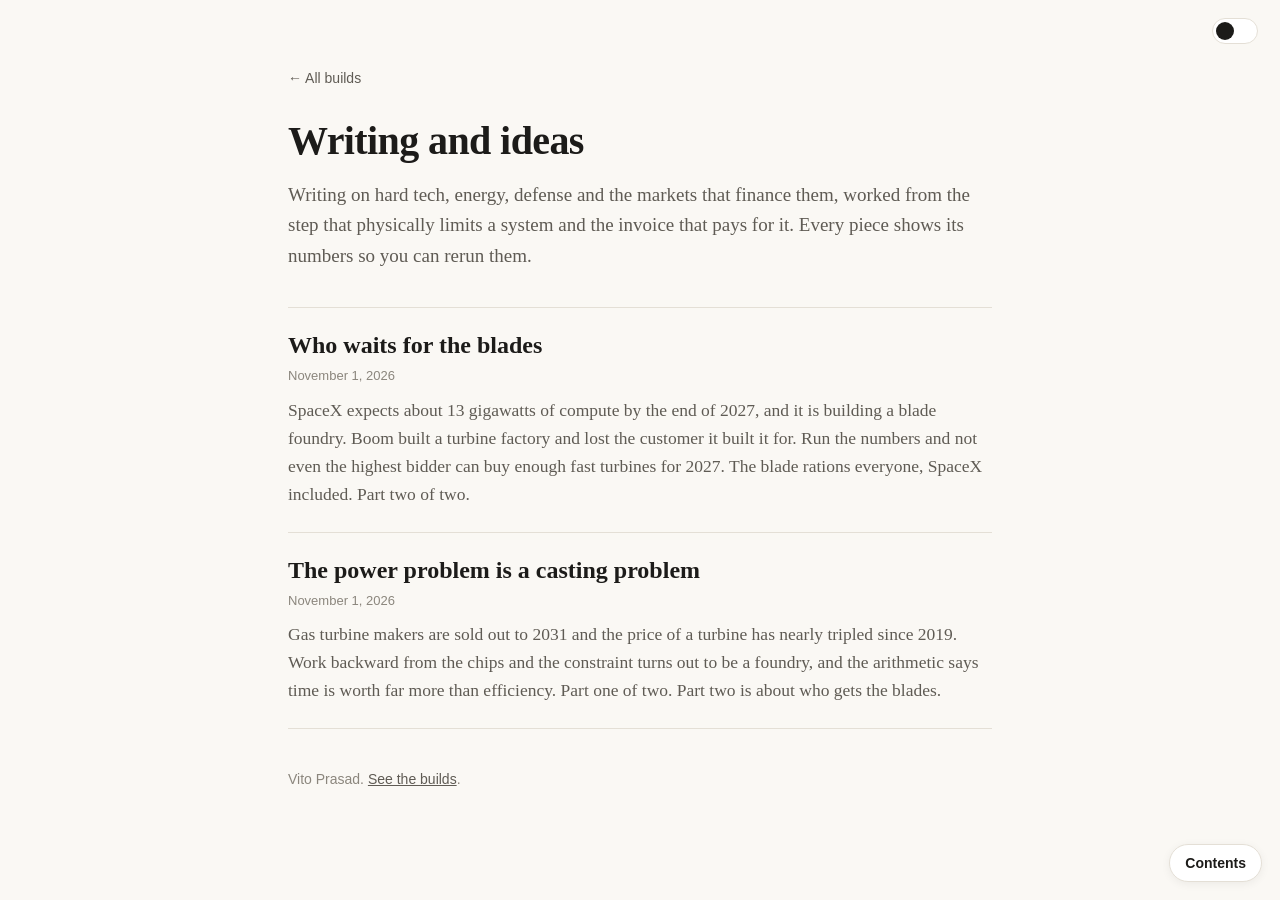
<file: writing/index.html>
<!doctype html>
<html lang="en">
<head>
<meta charset="utf-8">
<meta name="viewport" content="width=device-width, initial-scale=1">
<title>Writing and ideas, Vito Prasad</title>
<meta name="description" content="Writing on hard tech, energy, defense and the markets that finance them, worked from the step that physically limits a system and the invoice that pays for it. Every piece shows its numbers so you can rerun them.">
<link rel="icon" href="data:,">
<script>(function(){try{var t=localStorage.getItem("theme")||(matchMedia("(prefers-color-scheme: dark)").matches?"dark":"light");document.documentElement.dataset.theme=t}catch(e){}})()</script>
<link rel="stylesheet" href="../site.css">
<style>
  * { box-sizing: border-box; }
  html { -webkit-text-size-adjust: 100%; }
  body { margin: 0; background: var(--paper); color: var(--ink);
         font: 17px/1.6 "Iowan Old Style", "Palatino Linotype", Palatino, Georgia, serif; }
  main { --page-w: 760px; max-width: 760px; margin: 0 auto; padding: 64px 28px 96px; }
  a { color: var(--ink); }
  .back { font: 14px/1 var(--sans); color: var(--muted); text-decoration: none; }
  .back:hover { color: var(--ink); }
  h1 { font-size: 40px; line-height: 1.12; margin: 28px 0 16px; font-weight: 600; letter-spacing: -.015em; }
  .intro { font-size: 19px; line-height: 1.6; color: var(--muted); margin: 0 0 36px; }
  ol.pieces { list-style: none; padding: 0; margin: 0; border-top: 1px solid var(--line); }
  ol.pieces li { margin: 0; padding: 22px 0 24px; border-bottom: 1px solid var(--line); }
  ol.pieces .piece { font-size: 24px; line-height: 1.3; font-weight: 600; color: var(--ink); text-decoration: none; }
  ol.pieces .piece:hover { text-decoration: underline; text-decoration-color: var(--faint); text-underline-offset: 4px; }
  ol.pieces .when { display: block; font: 13px/1.4 var(--sans); color: var(--faint); margin: 6px 0 10px; }
  ol.pieces p { font-size: 17.5px; line-height: 1.6; color: var(--muted); margin: 0; }
  footer { border-top: 1px solid var(--line); padding-top: 26px; margin-top: 64px; font: 14px/1.5 var(--sans); color: var(--faint); }
  ol.pieces + footer { border-top: 0; padding-top: 0; margin-top: 40px; }
  footer a { color: var(--muted); }
  @media (max-width: 760px) { main { padding: 36px 16px 72px; } h1 { font-size: 32px; } ol.pieces .piece { font-size: 21px; } }
</style>
</head>
<body>
<main>
<a class="back" href="../index.html">&larr; All builds</a>
<h1>Writing and ideas</h1>
<p class="intro">Writing on hard tech, energy, defense and the markets that finance them, worked from the step that physically limits a system and the invoice that pays for it. Every piece shows its numbers so you can rerun them.</p>
<ol class="pieces">
  <li id="who-waits-for-the-blades"><a class="piece" href="who-waits-for-the-blades/">Who waits for the blades</a><span class="when">November 1, 2026</span><p>SpaceX expects about 13&nbsp;gigawatts of compute by the end of 2027, and it is building a blade foundry. Boom built a turbine factory and lost the customer it built it for. Run the numbers and not even the highest bidder can buy enough fast turbines for 2027. The blade rations everyone, SpaceX included. Part two of two.</p></li>
  <li id="the-power-problem-is-a-casting-problem"><a class="piece" href="the-power-problem-is-a-casting-problem/">The power problem is a casting problem</a><span class="when">November 1, 2026</span><p>Gas turbine makers are sold out to 2031 and the price of a turbine has nearly tripled since 2019. Work backward from the chips and the constraint turns out to be a foundry, and the arithmetic says time is worth far more than efficiency. Part one of two. Part two is about who gets the blades.</p></li>
</ol>
<footer>Vito Prasad. <a href="../index.html">See the builds</a>.</footer>
</main>
<script type="application/json" id="contents">[{"href": "../index.html", "label": "All builds"}, {"id": "who-waits-for-the-blades", "label": "Who waits for the blades"}, {"id": "the-power-problem-is-a-casting-problem", "label": "The power problem is a casting problem"}]</script>
<script src="../site.js" defer></script>
</body>
</html>
</file>
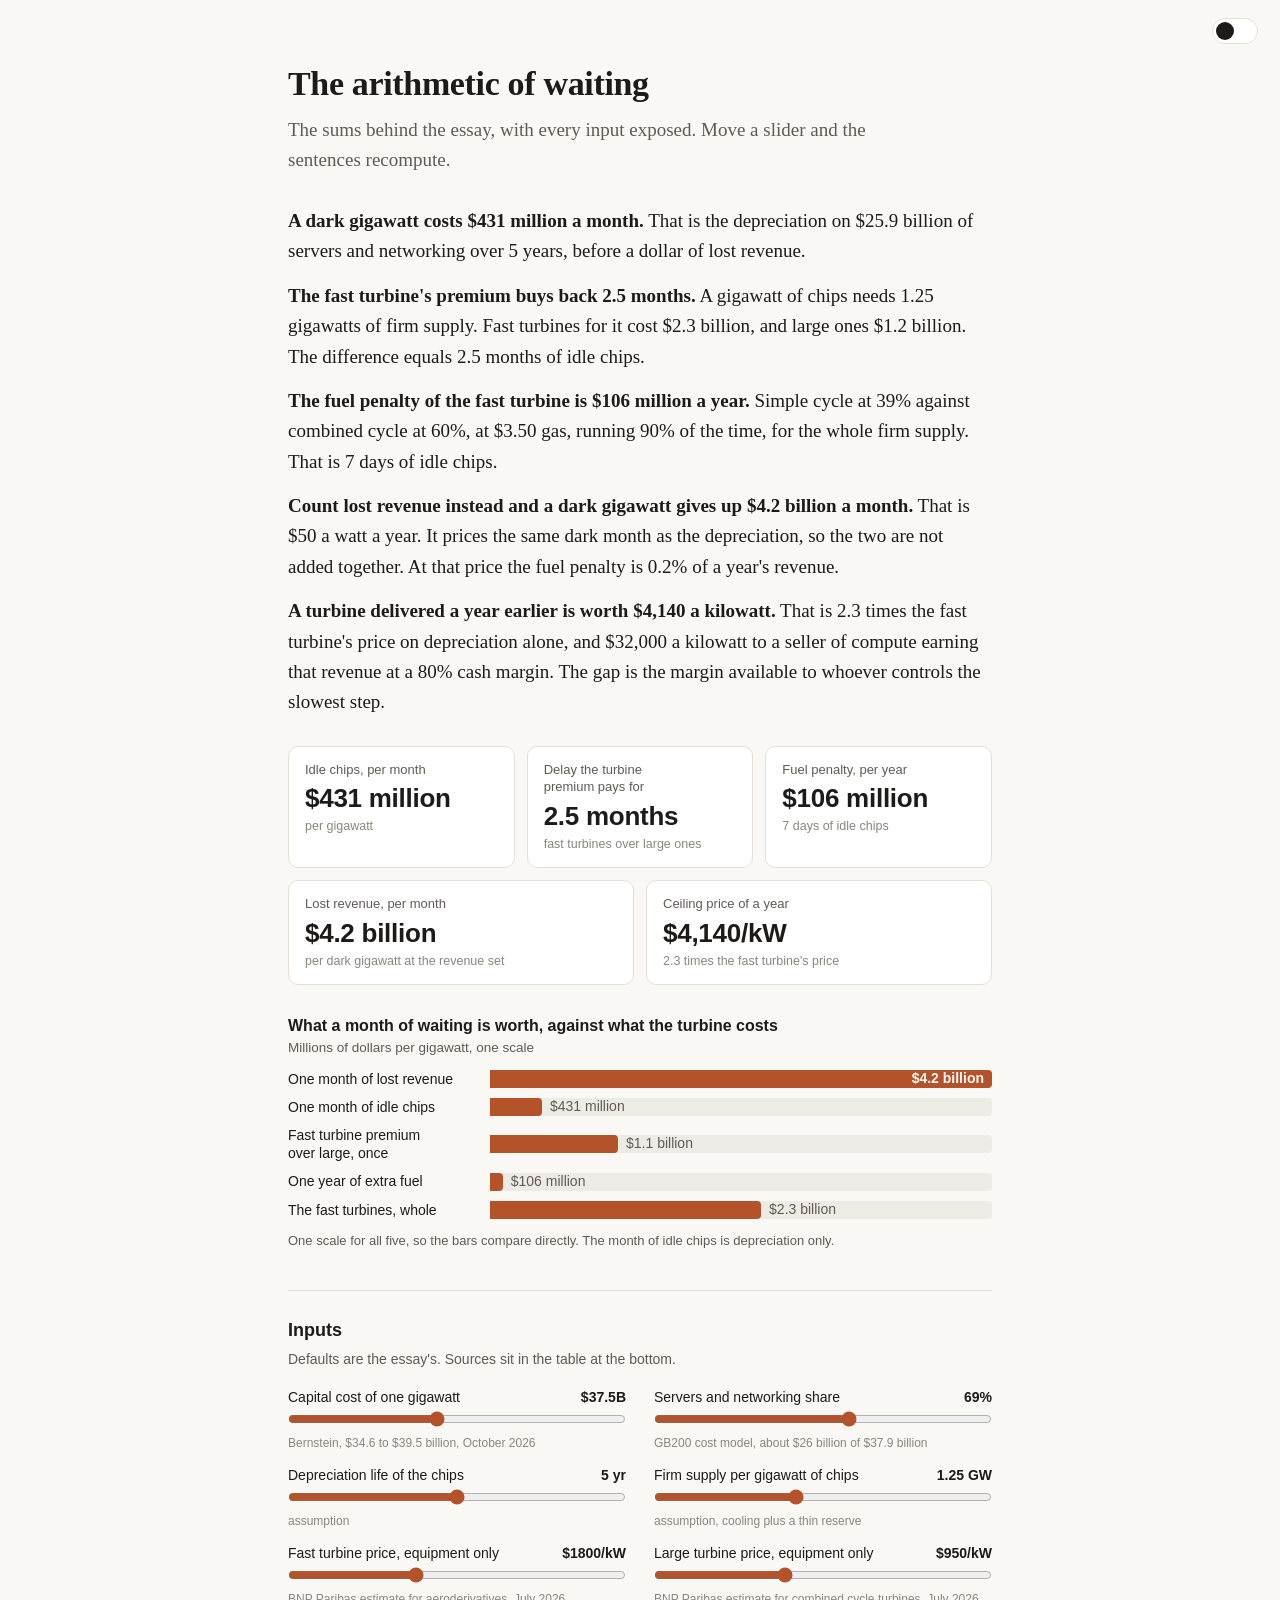
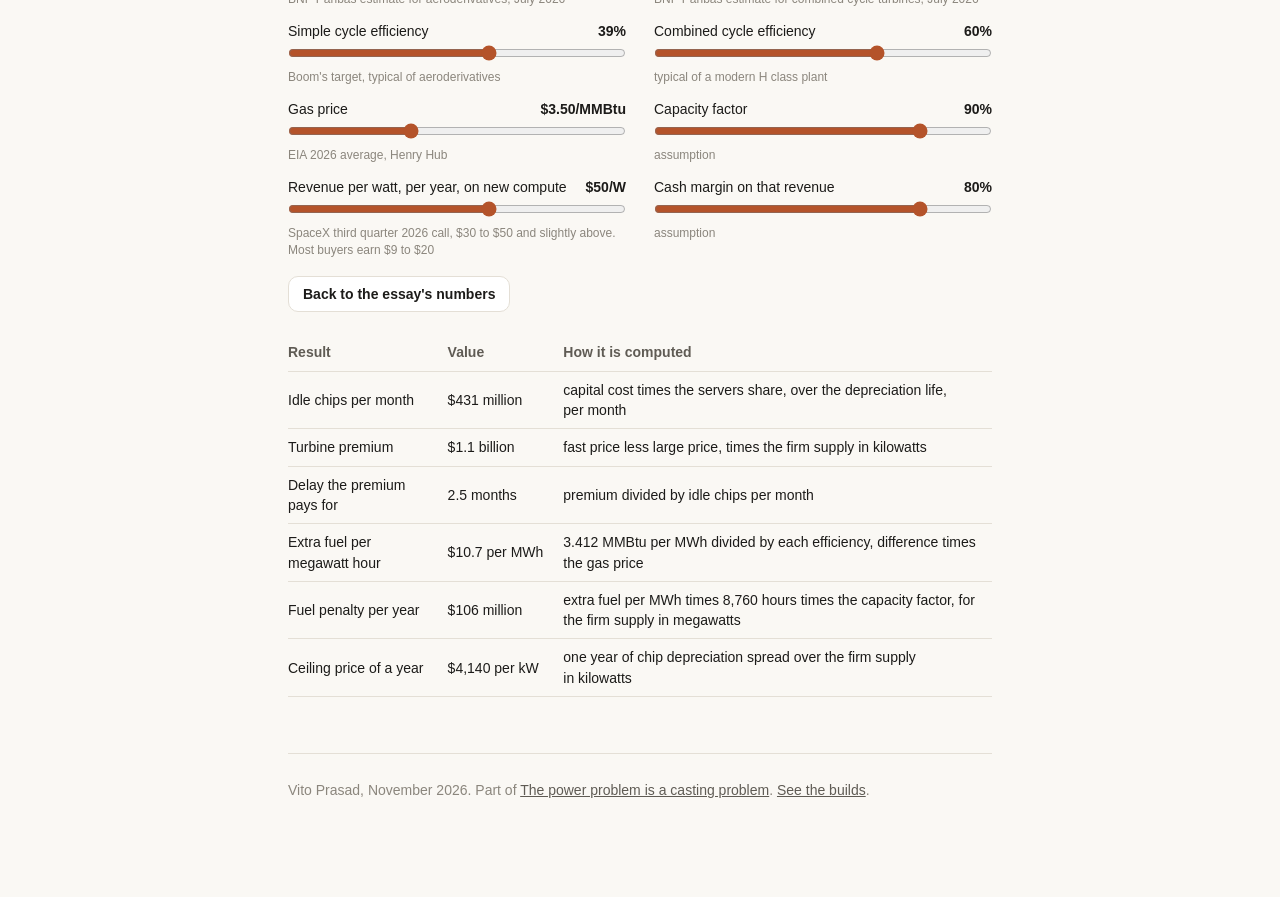
<file: writing/casting-problem-calculator/index.html>
<!doctype html>
<html lang="en">
<head>
<meta charset="utf-8">
<meta name="viewport" content="width=device-width, initial-scale=1">
<title>The arithmetic of waiting, Vito Prasad</title>
<meta name="description" content="Move the inputs behind the essay's sums. A dark gigawatt of AI chips, the turbine premium, the fuel penalty of a fast turbine, and the ceiling price of time.">
<meta name="robots" content="noindex">
<link rel="icon" href="data:,">
<script>(function(){try{var t=localStorage.getItem("theme")||(matchMedia("(prefers-color-scheme: dark)").matches?"dark":"light");document.documentElement.dataset.theme=t}catch(e){}})()</script>
<link rel="stylesheet" href="../../site.css">
<style>
  * { box-sizing: border-box; }
  html { -webkit-text-size-adjust: 100%; }
  body { margin: 0; background: var(--paper); color: var(--ink);
         font: 17px/1.6 "Iowan Old Style", "Palatino Linotype", Palatino, Georgia, serif; }
  main { --page-w: 760px; max-width: 760px; margin: 0 auto; padding: 64px 28px 96px; }
  h1 { font-size: 34px; line-height: 1.15; margin: 0 0 12px; font-weight: 600; letter-spacing: -.01em; }
  .dek { font-size: 19px; line-height: 1.55; color: var(--muted); margin: 0 0 32px; }
  .sentences p { font-size: 19px; line-height: 1.6; margin: 0 0 14px; }
  .sentences b { font-weight: 600; }
  /* Five tiles, three over two, as in the essay, so none sits alone on a row. */
  .tiles { display: grid; grid-template-columns: repeat(6, minmax(0, 1fr)); gap: 12px; margin: 28px 0 8px; }
  .tile { grid-column: span 2; }
  .tile:nth-child(n+4) { grid-column: span 3; }
  .tile { background: var(--card); border: 1px solid var(--line); border-radius: 10px; padding: 14px 16px; }
  .tile .label { font: 13px/1.35 var(--sans); color: var(--muted); margin: 0 0 6px; }
  .tile .value { font: 600 26px/1.15 var(--sans); letter-spacing: -.01em; font-variant-numeric: tabular-nums; margin: 0; }
  .tile .sub { font: 12.5px/1.4 var(--sans); color: var(--faint); margin: 4px 0 0; }
  figure { margin: 30px 0 0; }
  .chart-title { font: 600 16px/1.35 var(--sans); margin: 0 0 2px; }
  .chart-sub { font: 13.5px/1.4 var(--sans); color: var(--muted); margin: 0 0 12px; }
  .bars { display: grid; gap: 10px; }
  .bar { display: grid; grid-template-columns: 190px 1fr; gap: 12px; align-items: center; font: 14px/1.3 var(--sans); }
  .bar .name { color: var(--ink); }
  .bar .track { position: relative; height: 18px; background: var(--info-soft); border-radius: 4px; }
  .bar .fill { position: absolute; left: 0; top: 0; bottom: 0; background: var(--accent); border-radius: 0 4px 4px 0; min-width: 2px;
               transition: width .25s ease; }
  .bar .val { position: absolute; left: calc(var(--w) + 8px); top: -1px; font-variant-numeric: tabular-nums; color: var(--muted); white-space: nowrap; }
  .bar .val.inside { left: auto; right: calc(100% - var(--w) + 8px); color: var(--paper); font-weight: 600; }
  figcaption { font: 13px/1.5 var(--sans); color: var(--muted); margin-top: 12px; }
  section.inputs { border-top: 1px solid var(--line); margin-top: 40px; padding-top: 28px; }
  section.inputs h2 { font: 600 18px/1.3 var(--sans); margin: 0 0 6px; }
  section.inputs p.intro { font: 14px/1.5 var(--sans); color: var(--muted); margin: 0 0 18px; }
  .grid { display: grid; grid-template-columns: 1fr 1fr; gap: 14px 28px; }
  .ctl { font: 14px/1.4 var(--sans); }
  .ctl label { display: flex; justify-content: space-between; gap: 10px; margin-bottom: 4px; }
  .ctl label span:last-child { font-variant-numeric: tabular-nums; color: var(--ink); font-weight: 600; }
  .ctl small { display: block; color: var(--faint); font-size: 12px; margin-top: 2px; }
  input[type=range] { width: 100%; accent-color: var(--accent); margin: 0; }
  .reset { font: 600 14px/1 var(--sans); padding: 10px 14px; border-radius: 10px; border: 1px solid var(--line); background: var(--card); color: var(--ink); cursor: pointer; margin-top: 18px; }
  .reset:hover { border-color: var(--ink); }
  table { width: 100%; border-collapse: collapse; font: 14px/1.45 var(--sans); margin-top: 22px; }
  th { text-align: left; font-weight: 600; color: var(--muted); padding: 8px 10px; border-bottom: 1px solid var(--line); }
  td { padding: 8px 10px; border-bottom: 1px solid var(--line); font-variant-numeric: tabular-nums; }
  th:first-child, td:first-child { padding-left: 0; }
  td:nth-child(2) { white-space: nowrap; }
  footer { border-top: 1px solid var(--line); padding-top: 26px; margin-top: 56px; font: 14px/1.5 var(--sans); color: var(--faint); }
  footer a { color: var(--muted); }
  @media (max-width: 700px) { main { padding: 36px 16px 72px; } .grid { grid-template-columns: 1fr; } .bar { grid-template-columns: 1fr; gap: 4px; } h1 { font-size: 28px; }
    .tiles { grid-template-columns: 1fr 1fr; } .tile, .tile:nth-child(n+4) { grid-column: auto; } .tile:last-child { grid-column: span 2; } }
  @media (prefers-reduced-motion: reduce) { .bar .fill { transition: none; } }
</style>
</head>
<body>
<main>
<h1>The arithmetic of waiting</h1>
<p class="dek">The sums behind the essay, with every input exposed. Move a slider and the sentences recompute.</p>

<div class="sentences" aria-live="polite">
  <p><b>A dark gigawatt costs <span id="s-monthly"></span> a month.</b> That is the depreciation on <span id="s-chips"></span> of servers and networking over <span id="s-years"></span>, before a dollar of lost revenue.</p>
  <p><b>The fast turbine's premium buys back <span id="s-bought"></span>.</b> A gigawatt of chips needs <span id="s-supply"></span> gigawatts of firm supply. Fast turbines for it cost <span id="s-turbine"></span>, and large ones <span id="s-base"></span>. The difference equals <span id="s-bought2"></span> of idle chips.</p>
  <p><b>The fuel penalty of the fast turbine is <span id="s-fuel"></span> a year.</b> Simple cycle at <span id="s-sc"></span> against combined cycle at <span id="s-cc"></span>, at <span id="s-gas"></span> gas, running <span id="s-cf"></span> of the time, for the whole firm supply. That is <span id="s-fueldays"></span> of idle chips.</p>
  <p><b>Count lost revenue instead and a dark gigawatt gives up <span id="s-revm"></span> a month.</b> That is <span id="s-rev"></span> a watt a year. It prices the same dark month as the depreciation, so the two are not added together. At that price the fuel penalty is <span id="s-fuelrev"></span> of a year's revenue.</p>
  <p><b>A turbine delivered a year earlier is worth <span id="s-ceiling"></span> a kilowatt.</b> That is <span id="s-ratio"></span> the fast turbine's price on depreciation alone, and <span id="s-ceilrev"></span> a kilowatt to a seller of compute earning that revenue at a <span id="s-margin"></span> cash margin. The gap is the margin available to whoever controls the slowest step.</p>
</div>

<div class="tiles">
  <div class="tile"><p class="label">Idle chips, per month</p><p class="value" id="t-monthly"></p><p class="sub">per gigawatt</p></div>
  <div class="tile"><p class="label">Delay the turbine premium pays for</p><p class="value" id="t-bought"></p><p class="sub">fast turbines over large ones</p></div>
  <div class="tile"><p class="label">Fuel penalty, per year</p><p class="value" id="t-fuel"></p><p class="sub" id="t-fueldays"></p></div>
  <div class="tile"><p class="label">Lost revenue, per month</p><p class="value" id="t-revm"></p><p class="sub">per dark gigawatt at the revenue set</p></div>
  <div class="tile"><p class="label">Ceiling price of a year</p><p class="value" id="t-ceiling"></p><p class="sub" id="t-ratio"></p></div>
</div>

<figure>
  <p class="chart-title">What a month of waiting is worth, against what the turbine costs</p>
  <p class="chart-sub">Millions of dollars per gigawatt, one scale</p>
  <div class="bars" id="bars">
    <div class="bar"><span class="name">One month of lost revenue</span><div class="track"><div class="fill" id="b-revm"></div><span class="val" id="v-revm"></span></div></div>
    <div class="bar"><span class="name">One month of idle chips</span><div class="track"><div class="fill" id="b-monthly"></div><span class="val" id="v-monthly"></span></div></div>
    <div class="bar"><span class="name">Fast turbine premium over large, once</span><div class="track"><div class="fill" id="b-premium"></div><span class="val" id="v-premium"></span></div></div>
    <div class="bar"><span class="name">One year of extra fuel</span><div class="track"><div class="fill" id="b-fuel"></div><span class="val" id="v-fuel"></span></div></div>
    <div class="bar"><span class="name">The fast turbines, whole</span><div class="track"><div class="fill" id="b-turbine"></div><span class="val" id="v-turbine"></span></div></div>
  </div>
  <figcaption>One scale for all five, so the bars compare directly. The month of idle chips is depreciation only.</figcaption>
</figure>

<section class="inputs">
  <h2>Inputs</h2>
  <p class="intro">Defaults are the essay's. Sources sit in the table at the bottom.</p>
  <div class="grid">
    <div class="ctl"><label for="capex"><span>Capital cost of one gigawatt</span><span id="o-capex"></span></label><input type="range" id="capex" min="20" max="60" step="0.5" value="37.5"><small>Bernstein, $34.6 to $39.5 billion, October 2026</small></div>
    <div class="ctl"><label for="share"><span>Servers and networking share</span><span id="o-share"></span></label><input type="range" id="share" min="40" max="90" step="1" value="69"><small>GB200 cost model, about $26 billion of $37.9 billion</small></div>
    <div class="ctl"><label for="years"><span>Depreciation life of the chips</span><span id="o-years"></span></label><input type="range" id="years" min="3" max="7" step="0.5" value="5"><small>assumption</small></div>
    <div class="ctl"><label for="supply"><span>Firm supply per gigawatt of chips</span><span id="o-supply"></span></label><input type="range" id="supply" min="1" max="1.6" step="0.05" value="1.25"><small>assumption, cooling plus a thin reserve</small></div>
    <div class="ctl"><label for="price"><span>Fast turbine price, equipment only</span><span id="o-price"></span></label><input type="range" id="price" min="500" max="4000" step="50" value="1800"><small>BNP Paribas estimate for aeroderivatives, July 2026</small></div>
    <div class="ctl"><label for="base"><span>Large turbine price, equipment only</span><span id="o-base"></span></label><input type="range" id="base" min="300" max="2000" step="10" value="950"><small>BNP Paribas estimate for combined cycle turbines, July 2026</small></div>
    <div class="ctl"><label for="sc"><span>Simple cycle efficiency</span><span id="o-sc"></span></label><input type="range" id="sc" min="30" max="45" step="0.5" value="39"><small>Boom's target, typical of aeroderivatives</small></div>
    <div class="ctl"><label for="cc"><span>Combined cycle efficiency</span><span id="o-cc"></span></label><input type="range" id="cc" min="50" max="65" step="0.5" value="60"><small>typical of a modern H class plant</small></div>
    <div class="ctl"><label for="gas"><span>Gas price</span><span id="o-gas"></span></label><input type="range" id="gas" min="1" max="8" step="0.25" value="3.5"><small>EIA 2026 average, Henry Hub</small></div>
    <div class="ctl"><label for="cf"><span>Capacity factor</span><span id="o-cf"></span></label><input type="range" id="cf" min="50" max="100" step="1" value="90"><small>assumption</small></div>
    <div class="ctl"><label for="rev"><span>Revenue per watt, per year, on new compute</span><span id="o-rev"></span></label><input type="range" id="rev" min="5" max="80" step="1" value="50"><small>SpaceX third quarter 2026 call, $30 to $50 and slightly above. Most buyers earn $9 to $20</small></div>
    <div class="ctl"><label for="margin"><span>Cash margin on that revenue</span><span id="o-margin"></span></label><input type="range" id="margin" min="20" max="95" step="1" value="80"><small>assumption</small></div>
  </div>
  <button class="reset" type="button" id="reset">Back to the essay's numbers</button>

  <table>
    <thead><tr><th>Result</th><th>Value</th><th>How it is computed</th></tr></thead>
    <tbody>
      <tr><td>Idle chips per month</td><td id="r-monthly"></td><td>capital cost times the servers share, over the depreciation life, per month</td></tr>
      <tr><td>Turbine premium</td><td id="r-premium"></td><td>fast price less large price, times the firm supply in kilowatts</td></tr>
      <tr><td>Delay the premium pays for</td><td id="r-bought"></td><td>premium divided by idle chips per month</td></tr>
      <tr><td>Extra fuel per megawatt hour</td><td id="r-delta"></td><td>3.412 MMBtu per MWh divided by each efficiency, difference times the gas price</td></tr>
      <tr><td>Fuel penalty per year</td><td id="r-fuel"></td><td>extra fuel per MWh times 8,760 hours times the capacity factor, for the firm supply in megawatts</td></tr>
      <tr><td>Ceiling price of a year</td><td id="r-ceiling"></td><td>one year of chip depreciation spread over the firm supply in kilowatts</td></tr>
    </tbody>
  </table>
</section>

<footer>Vito Prasad, November 2026. Part of <a href="../the-power-problem-is-a-casting-problem/">The power problem is a casting problem</a>. <a href="../../index.html">See the builds</a>.</footer>
</main>
<script>
(function () {
  "use strict";
  var ids = ["capex", "share", "years", "supply", "price", "base", "sc", "cc", "gas", "cf", "rev", "margin"];
  var el = {}; ids.forEach(function (k) { el[k] = document.getElementById(k); });
  var defaults = {}; ids.forEach(function (k) { defaults[k] = el[k].getAttribute("value"); });
  function $(id) { return document.getElementById(id); }
  function money(m) { // m in millions of dollars
    if (Math.abs(m) >= 1000) return "$" + (m / 1000).toFixed(m >= 10000 ? 0 : 1) + "\u00a0billion";
    return "$" + Math.round(m) + "\u00a0million";
  }
  function span(months) {
    if (months < 1 / 30) return "about a day";
    if (months < 0.5) { var d = Math.round(months * 30.4); return d + (d === 1 ? "\u00a0day" : "\u00a0days"); }
    if (months < 2) { var w = Math.round(months * 4.35); return w + (w === 1 ? "\u00a0week" : "\u00a0weeks"); }
    if (months < 24) { var mo = Math.round(months * 10) / 10; return mo + "\u00a0months"; }
    return (Math.round(months / 12 * 10) / 10) + "\u00a0years";
  }
  function pct(x) { return x + "%"; }
  function run() {
    var capex = +el.capex.value, share = +el.share.value, years = +el.years.value, price = +el.price.value, base = +el.base.value;
    var sc = +el.sc.value / 100, cc = +el.cc.value / 100, gas = +el.gas.value, cf = +el.cf.value / 100;
    var chips = capex * share / 100;                       // $B per GW
    var monthly = chips * 1000 / years / 12;               // $M per month
    var supply = +el.supply.value, margin = +el.margin.value / 100;
    var turbine = price * supply, premium = Math.max(0, price - base) * supply; // $M per GW of chips
    var bought = premium / monthly;                        // months
    var delta = 3.412 * (1 / sc - 1 / cc) * gas;           // $ per MWh
    var fuel = delta * 8760 * cf * 1000 * supply / 1e6;    // $M per year
    var fuelMonths = fuel / monthly;
    var ceiling = chips * 1000 / years / supply;           // $ per kW of turbine, one year of depreciation
    var rev = +el.rev.value, revm = rev * 1000 / 12;        // $M per month per GW at $rev per watt per year
    var ceilrev = rev * 1000 * margin / supply;             // $ per kW of turbine, one year of revenue at the cash margin
    var ratio = ceiling / price;
    $("s-monthly").textContent = money(monthly); $("s-chips").textContent = "$" + chips.toFixed(1) + "\u00a0billion"; $("s-years").textContent = years + "\u00a0years";
    $("s-bought").textContent = span(bought); $("s-bought2").textContent = span(bought);
    $("s-turbine").textContent = money(turbine); $("s-base").textContent = money(base * supply); $("s-supply").textContent = supply.toFixed(2); $("s-margin").textContent = pct(el.margin.value);
    $("s-fuel").textContent = money(fuel); $("s-sc").textContent = pct(el.sc.value); $("s-cc").textContent = pct(el.cc.value);
    $("s-gas").textContent = "$" + gas.toFixed(2); $("s-cf").textContent = pct(el.cf.value); $("s-fueldays").textContent = span(fuelMonths);
    $("s-revm").textContent = money(revm); $("s-rev").textContent = "$" + rev; $("s-fuelrev").textContent = (100 * fuel / (rev * 1000)).toFixed(1) + "%";
    $("s-ceilrev").textContent = "$" + Math.round(ceilrev).toLocaleString(); $("t-revm").textContent = money(revm);
    $("s-ceiling").textContent = "$" + Math.round(ceiling).toLocaleString(); $("s-ratio").textContent = (Math.round(ratio * 10) / 10) + "\u00a0times";
    $("t-monthly").textContent = money(monthly); $("t-bought").textContent = span(bought);
    $("t-fuel").textContent = money(fuel); $("t-fueldays").textContent = span(fuelMonths) + " of idle chips";
    $("t-ceiling").textContent = "$" + Math.round(ceiling).toLocaleString() + "/kW"; $("t-ratio").textContent = (Math.round(ratio * 10) / 10) + " times the fast turbine's price";
    var vals = { revm: revm, monthly: monthly, premium: premium, fuel: fuel, turbine: turbine };
    var max = Math.max(revm, monthly, premium, fuel, turbine, 1);
    Object.keys(vals).forEach(function (k) {
      var w = Math.max(0.3, 100 * vals[k] / max);
      $("b-" + k).style.width = w + "%"; $("v-" + k).style.setProperty("--w", w + "%"); $("v-" + k).textContent = money(vals[k]);
      $("v-" + k).classList.toggle("inside", w > 82);
    });
    $("r-monthly").textContent = money(monthly); $("r-premium").textContent = money(premium); $("r-bought").textContent = span(bought);
    $("r-delta").textContent = "$" + delta.toFixed(1) + " per MWh"; $("r-fuel").textContent = money(fuel); $("r-ceiling").textContent = "$" + Math.round(ceiling).toLocaleString() + " per kW";
    $("o-capex").textContent = "$" + capex.toFixed(1) + "B"; $("o-share").textContent = pct(share); $("o-years").textContent = years + " yr";
    $("o-price").textContent = "$" + price + "/kW"; $("o-base").textContent = "$" + base + "/kW"; $("o-sc").textContent = pct(el.sc.value); $("o-cc").textContent = pct(el.cc.value);
    $("o-gas").textContent = "$" + gas.toFixed(2) + "/MMBtu"; $("o-cf").textContent = pct(el.cf.value); $("o-rev").textContent = "$" + rev + "/W"; $("o-supply").textContent = supply.toFixed(2) + " GW"; $("o-margin").textContent = pct(el.margin.value);
  }
  ids.forEach(function (k) { el[k].addEventListener("input", run); });
  document.getElementById("reset").addEventListener("click", function () { ids.forEach(function (k) { el[k].value = defaults[k]; }); run(); });
  run();
})();
</script>
<script src="../../site.js" defer></script>
</body>
</html>
</file>
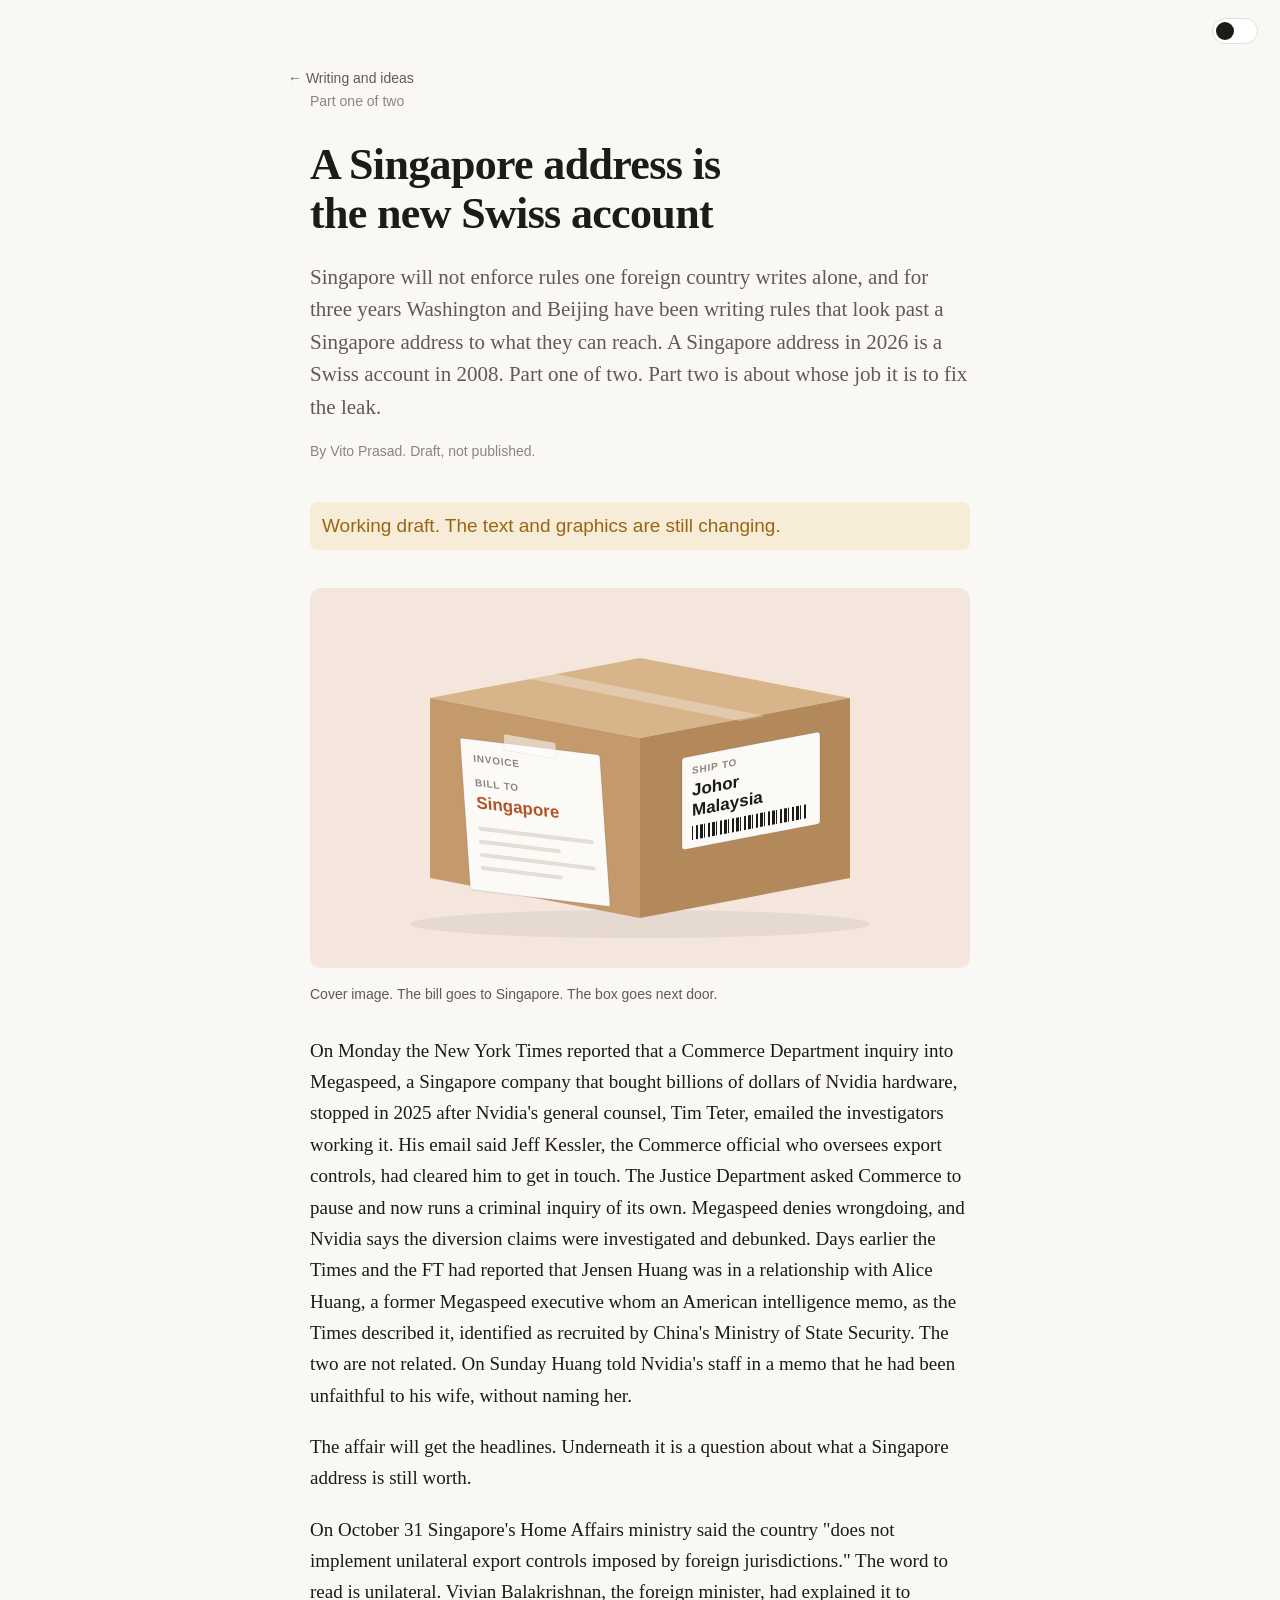
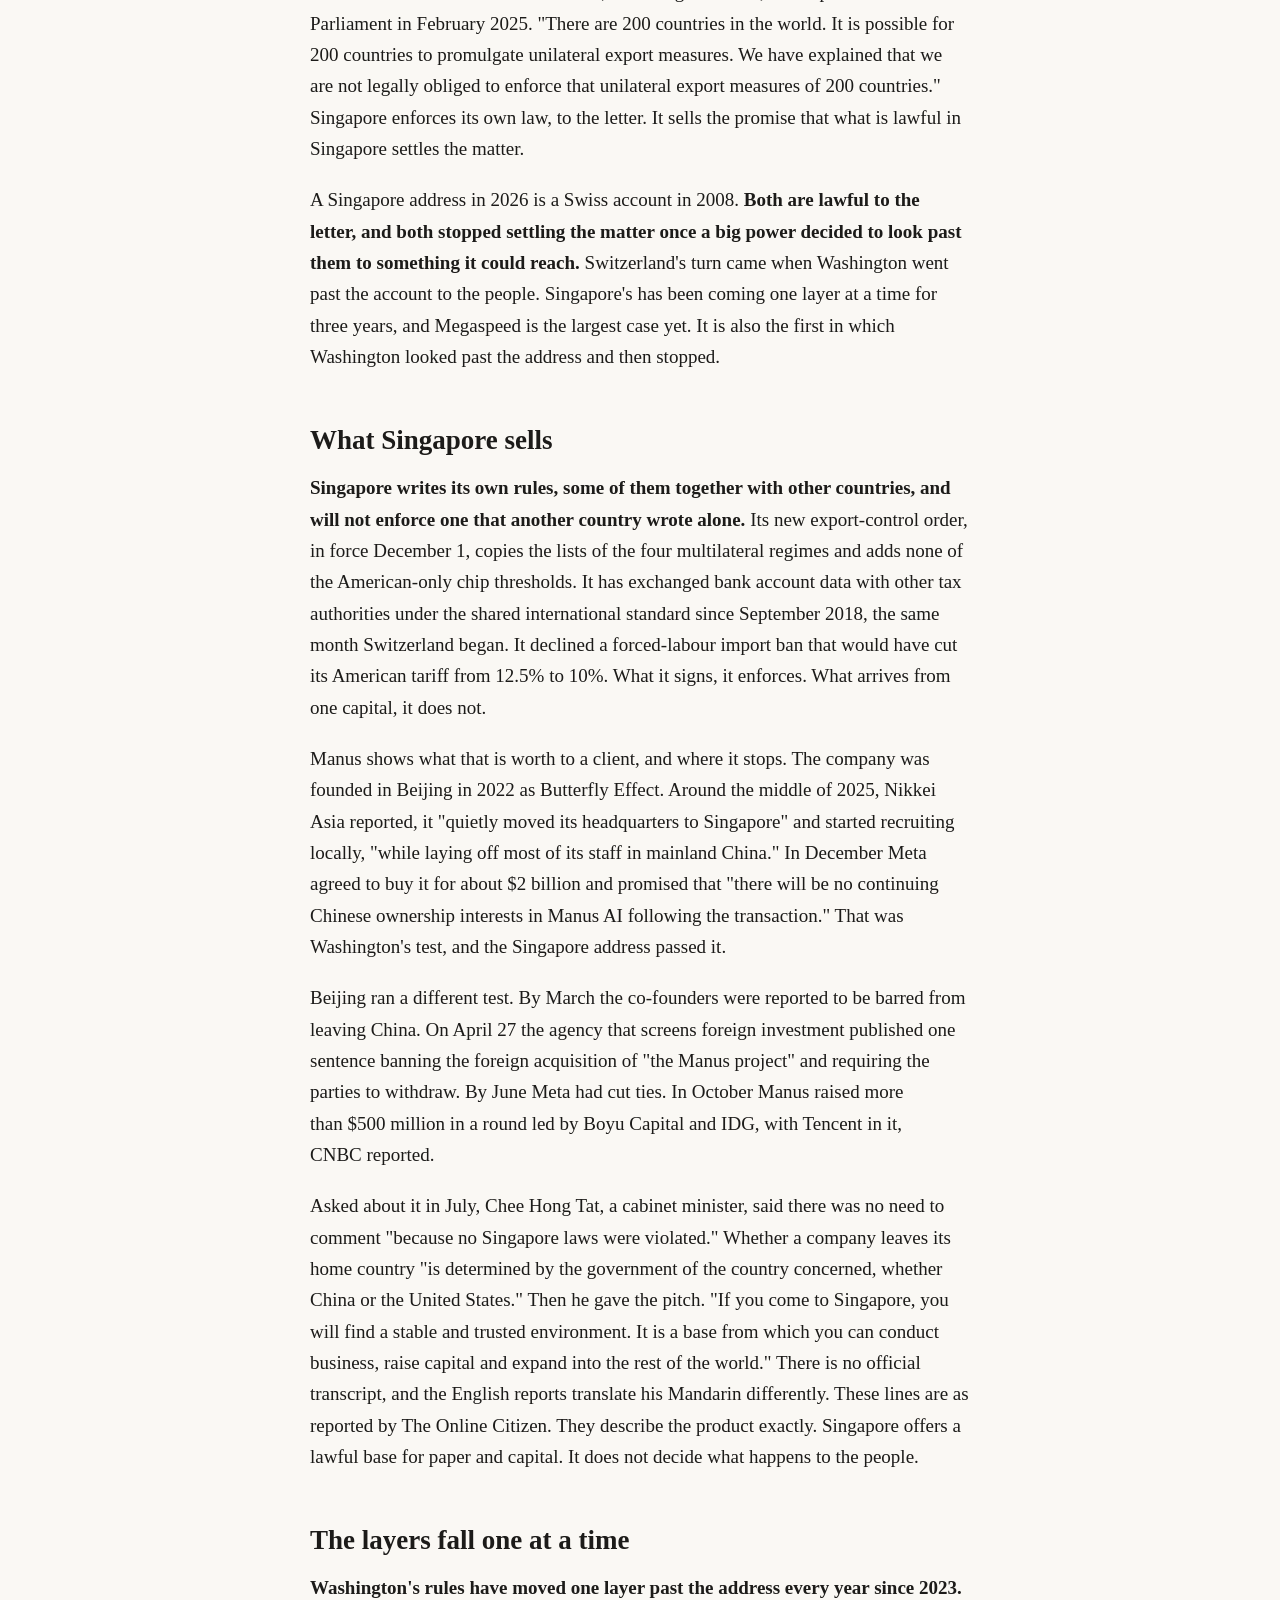
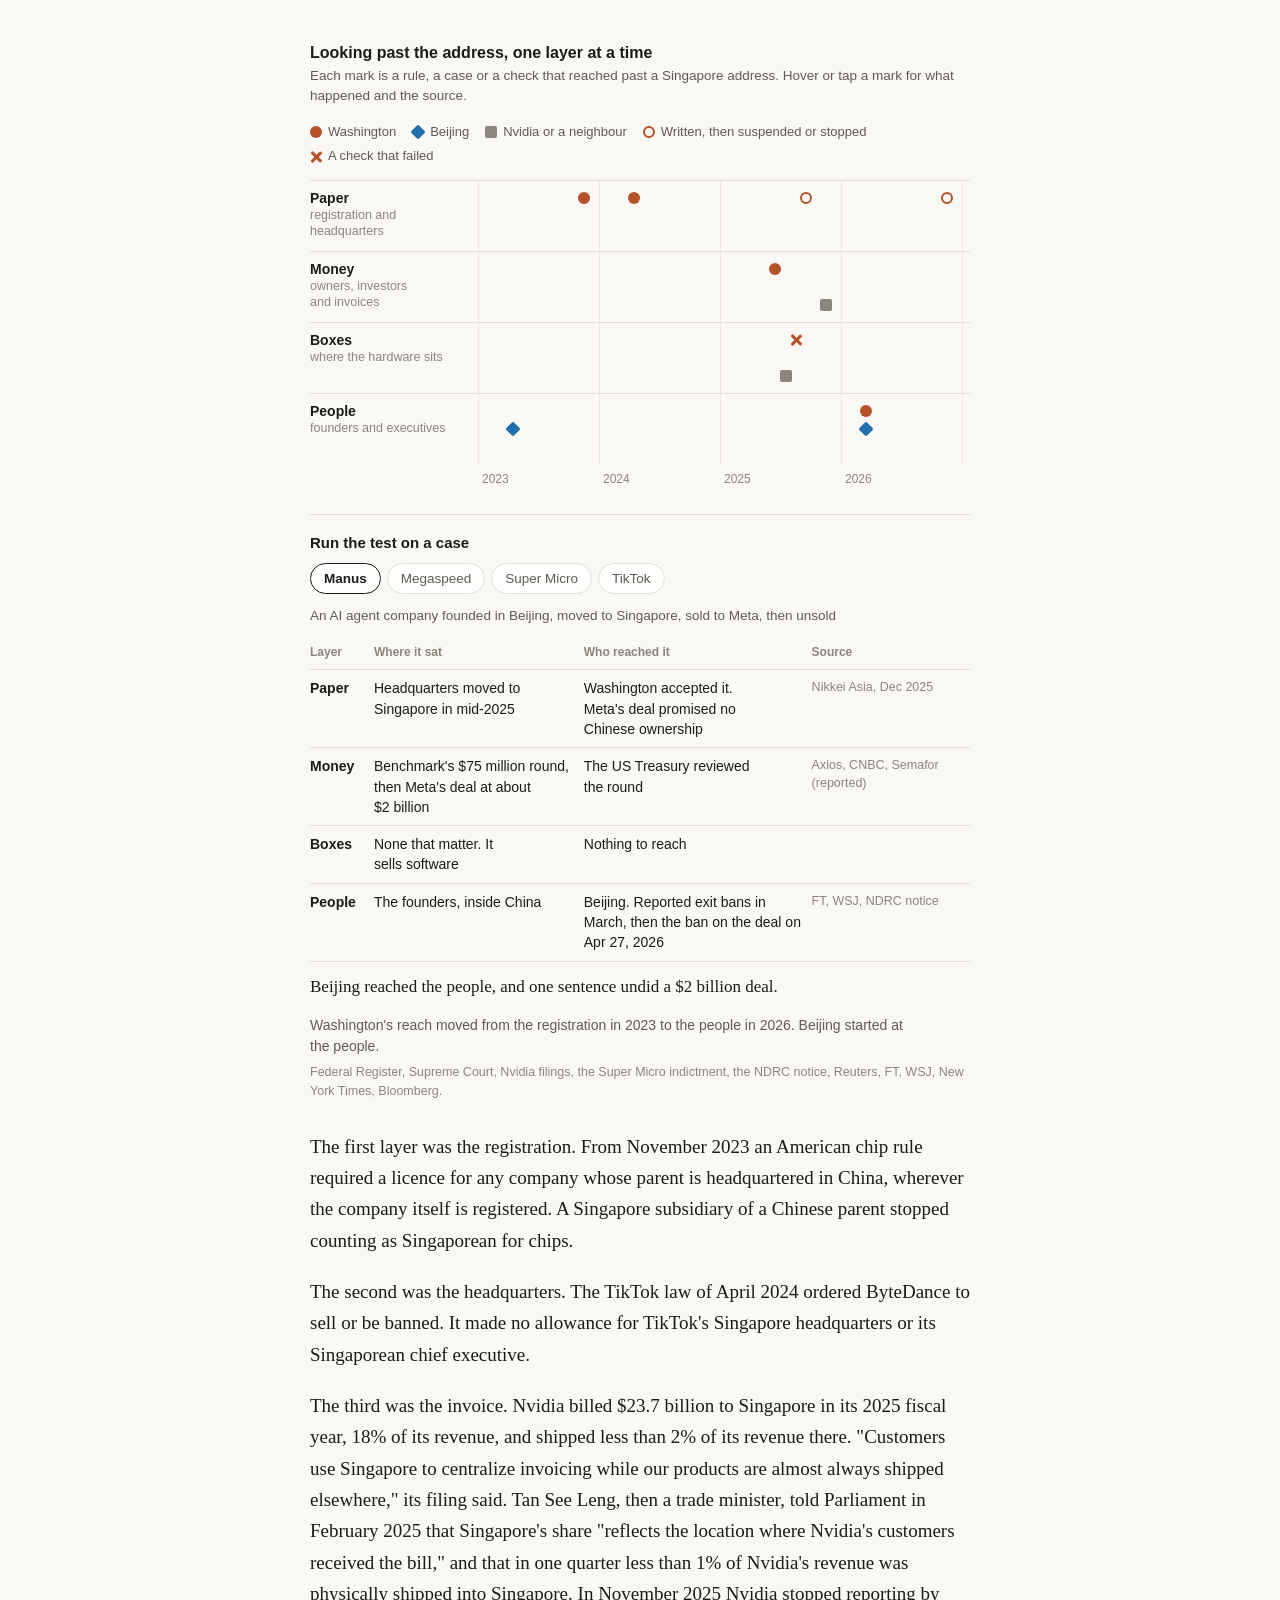
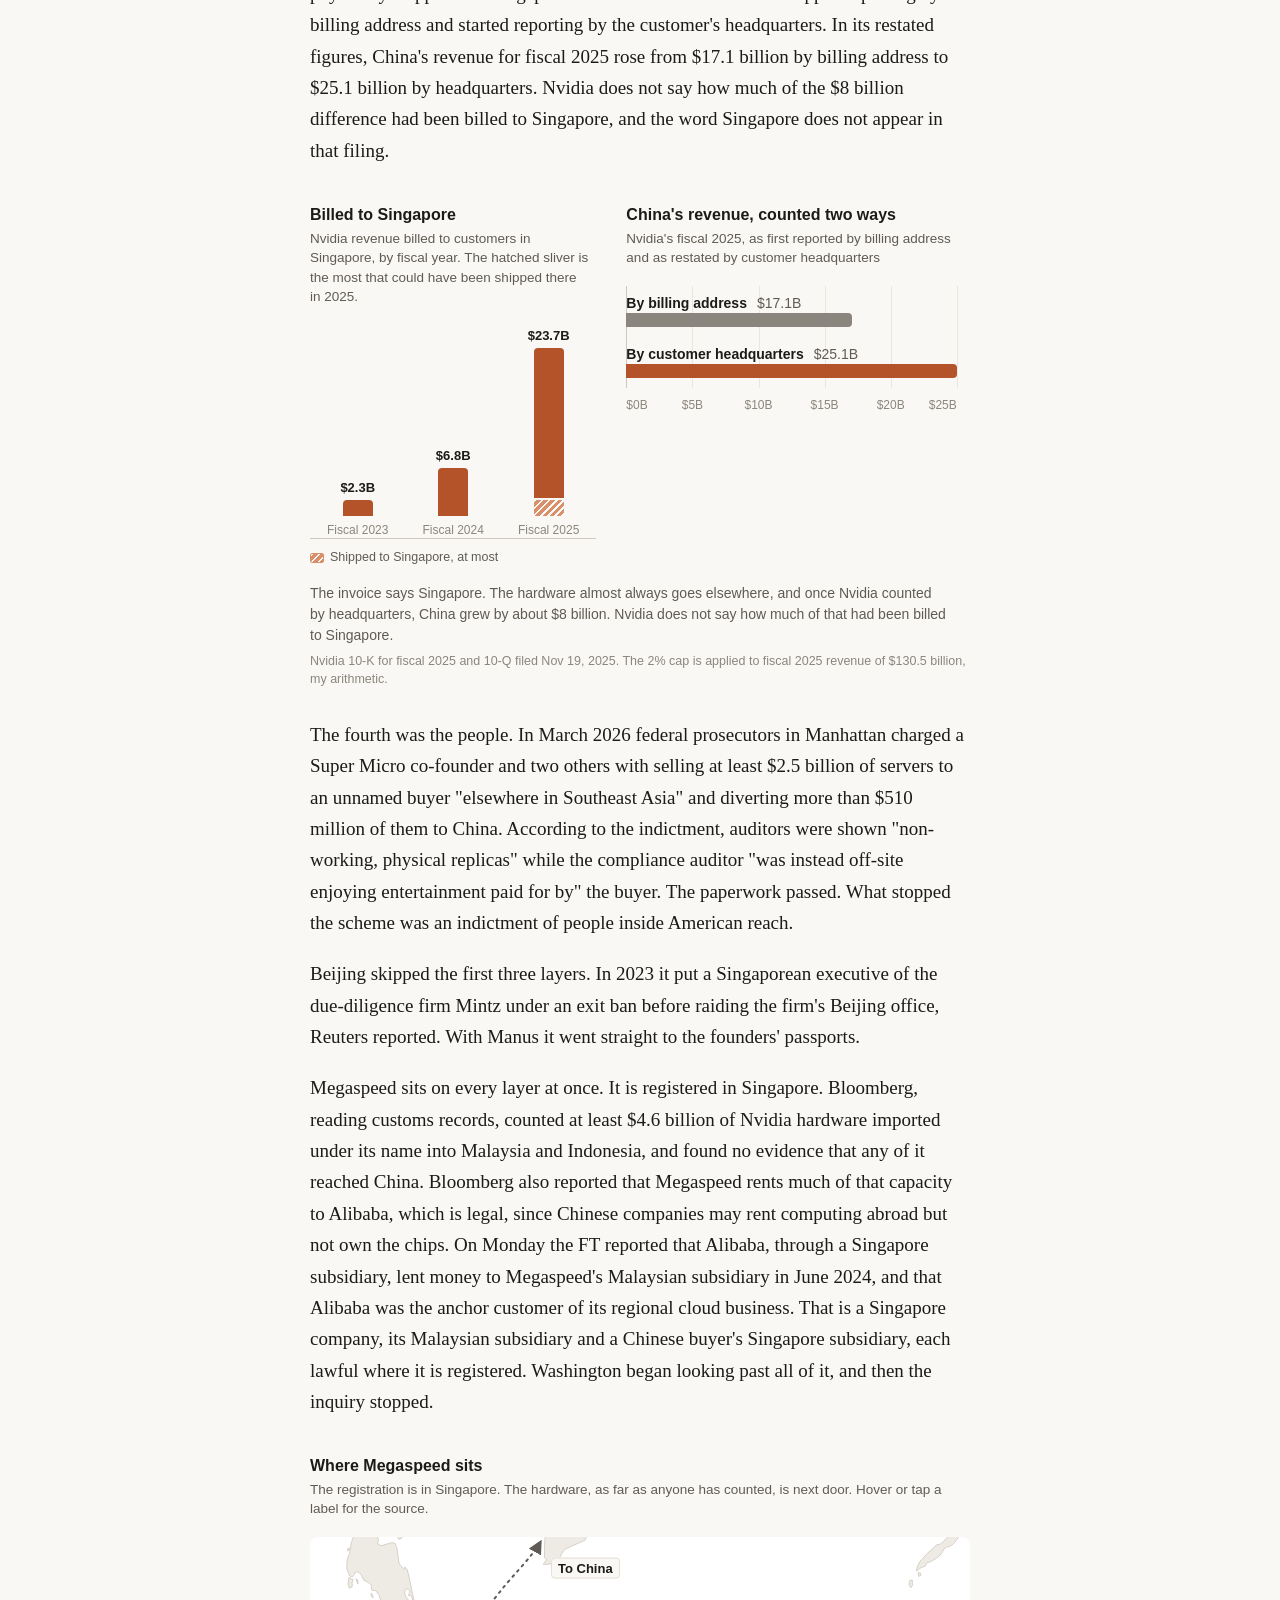
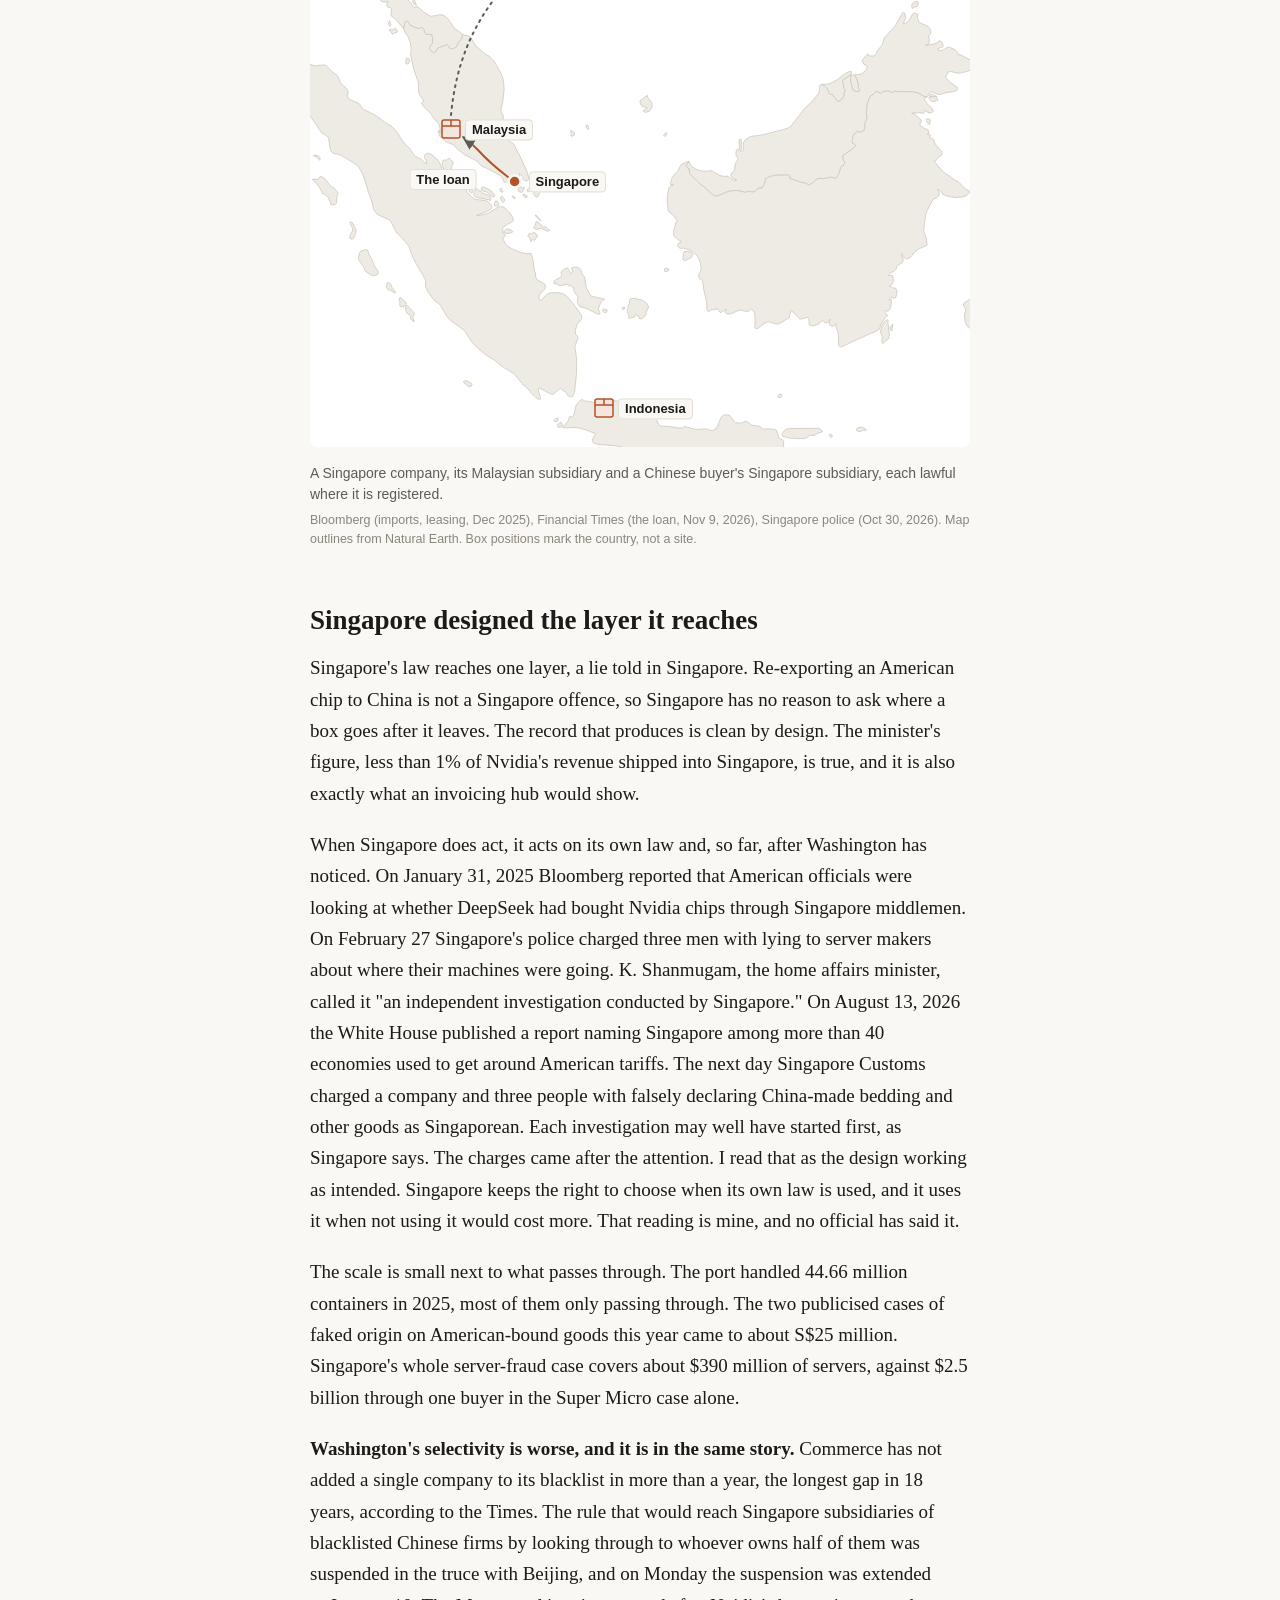
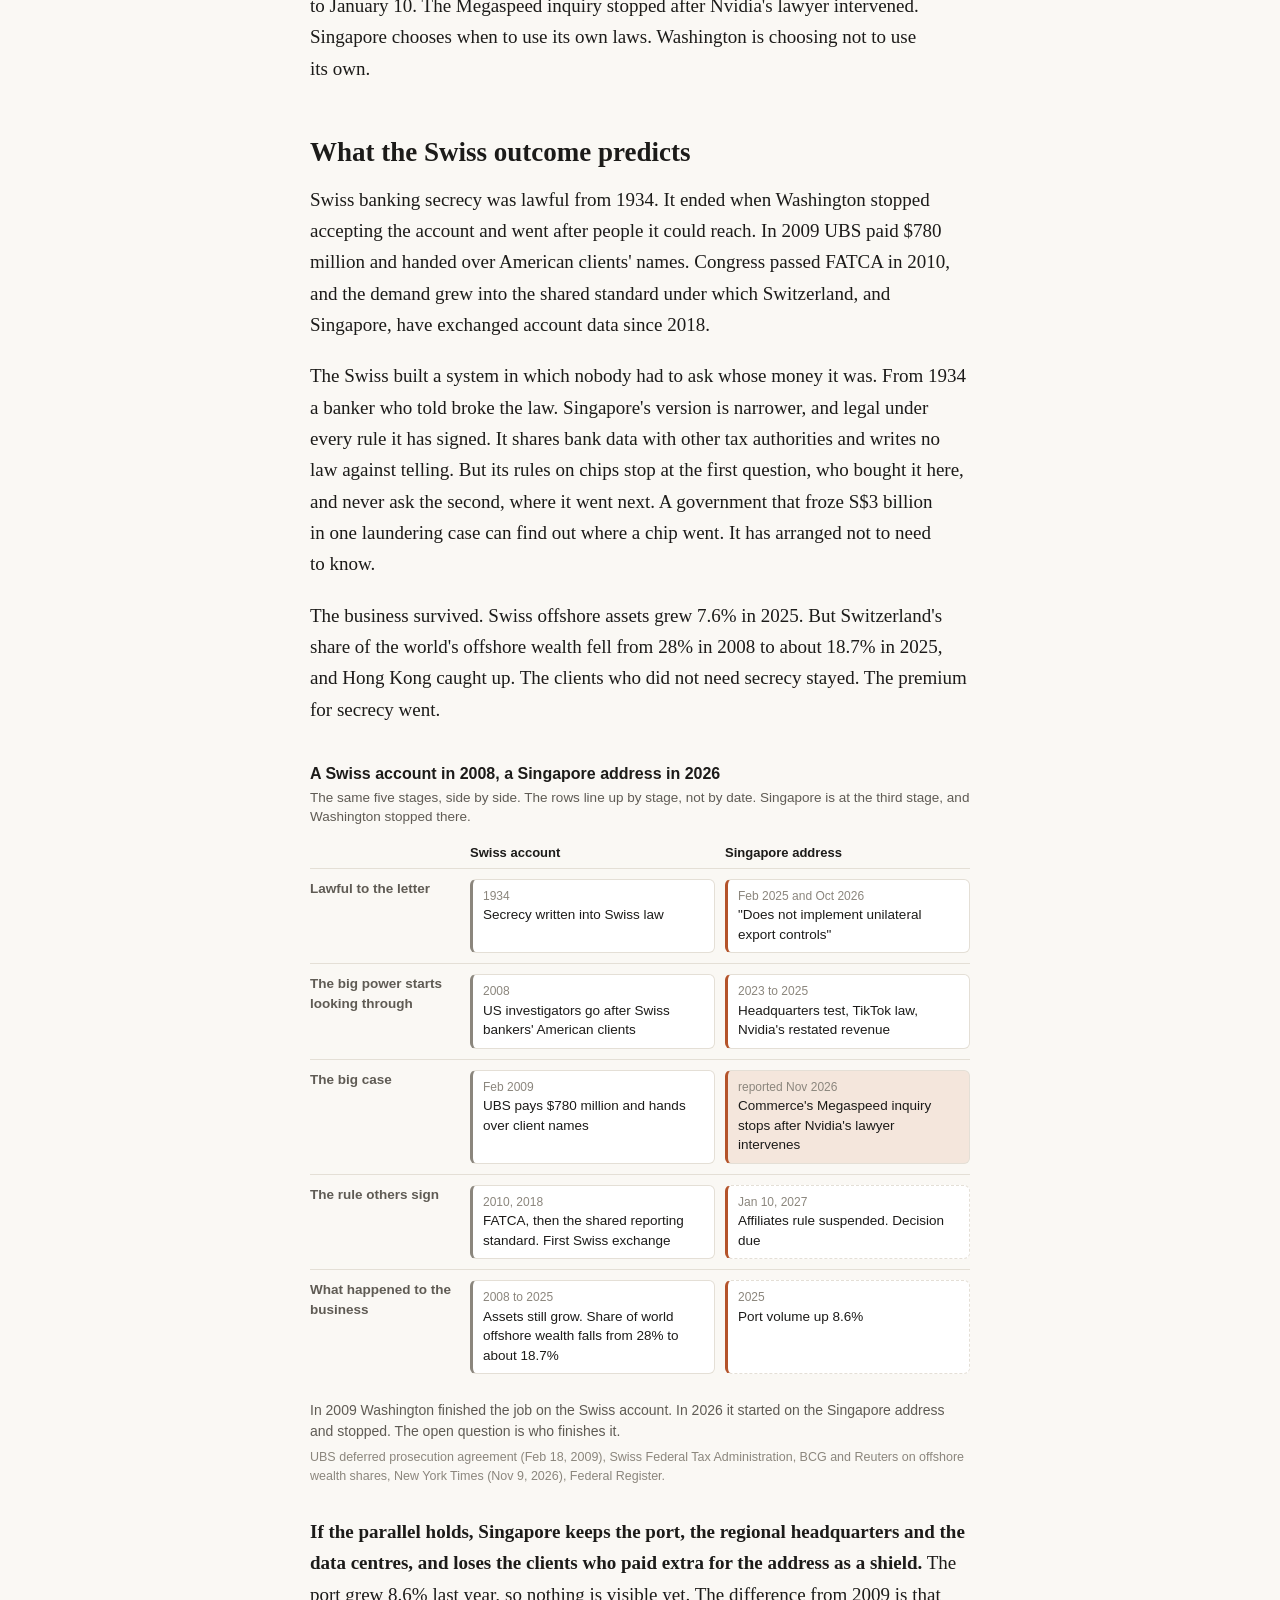
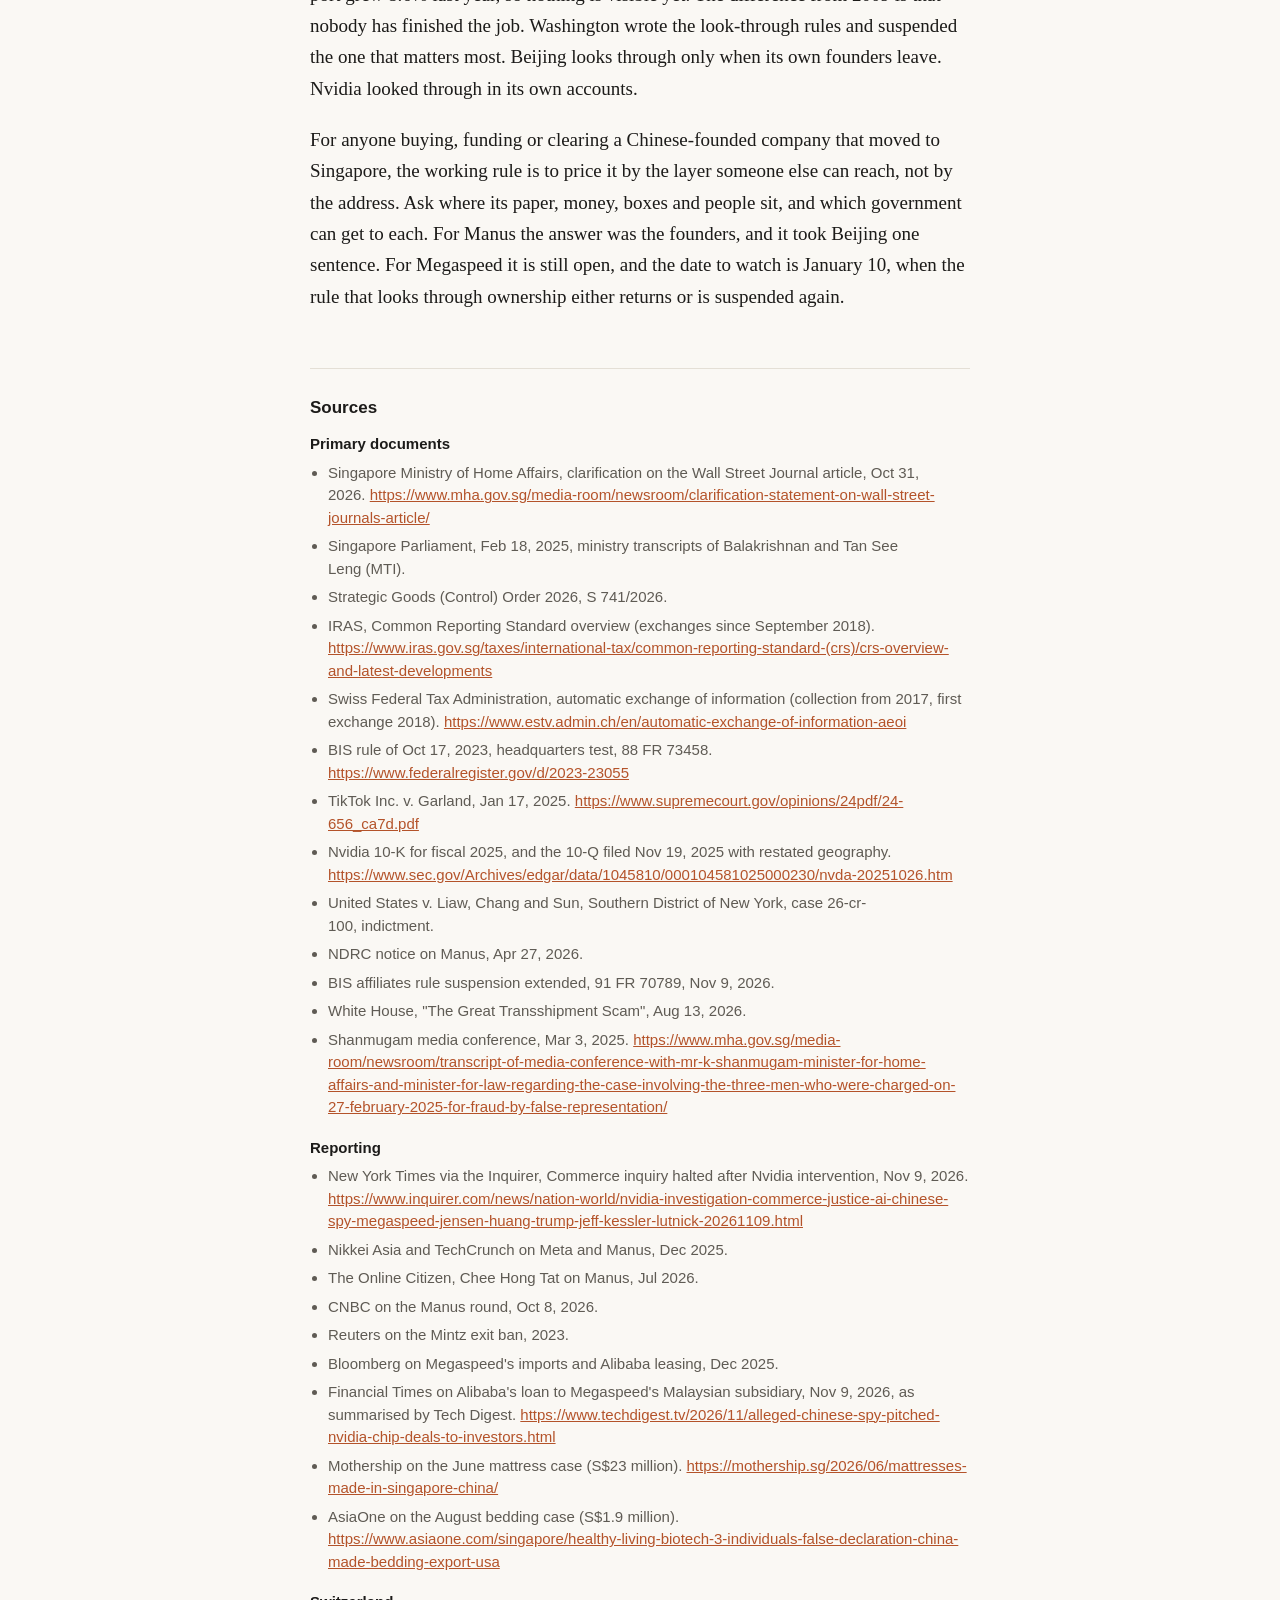
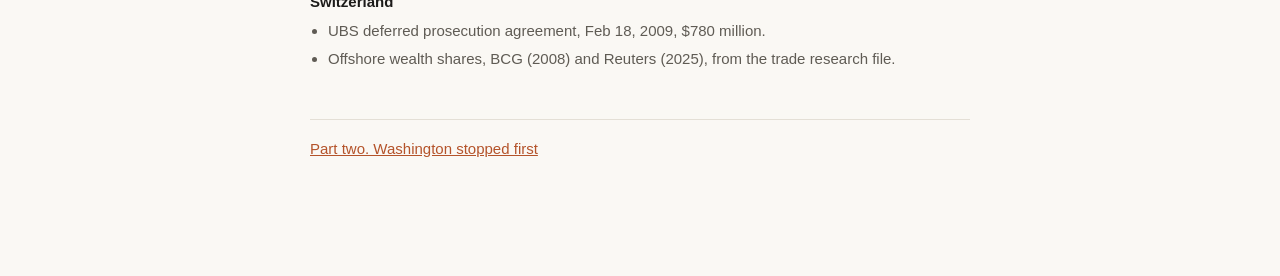
<file: writing/singapore-part-one/index.html>
<!doctype html><html lang="en"><head><meta charset="utf-8"><meta name="viewport" content="width=device-width, initial-scale=1"><meta name="robots" content="noindex"><title>A Singapore address is the new Swiss account, Vito Prasad</title><link rel="icon" href="data:,"><script>(function(){try{var t=localStorage.getItem("theme")||(matchMedia("(prefers-color-scheme: dark)").matches?"dark":"light");document.documentElement.dataset.theme=t}catch(e){}})()</script><link rel="stylesheet" href="../../site.css"><style>
  * { box-sizing: border-box; }
  html { -webkit-text-size-adjust: 100%; }
  body { margin: 0; background: var(--paper); color: var(--ink);
         font: 17px/1.6 "Iowan Old Style", "Palatino Linotype", Palatino, Georgia, serif; }
  main { --page-w: 760px; max-width: 760px; margin: 0 auto; padding: 64px 28px 96px; }
  a { color: var(--ink); }
  .back { font: 14px/1 var(--sans); color: var(--muted); text-decoration: none; }
  .back:hover { color: var(--ink); }
  .story { max-width: 660px; margin: 0 auto; }
  .story h1 { font-size: 44px; line-height: 1.12; margin: 28px 0 22px; font-weight: 600; letter-spacing: -.015em; }
  .story .dek { font-size: 21px; line-height: 1.55; color: var(--muted); margin: 0 0 18px; }
  .story .byline { font: 14px/1.5 var(--sans); color: var(--faint); margin: 0 0 40px; }
  .story > p { font-size: 19px; line-height: 1.65; margin: 0 0 20px; }
  .story > h2 { font-size: 27px; line-height: 1.25; margin: 52px 0 14px; font-weight: 600; }
  .story a { color: var(--accent); }
  .story > ol, .story > ul { font-size: 19px; line-height: 1.6; padding-left: 26px; margin: 0 0 20px; }
  .story > ol > li { margin: 0 0 12px; }
  .sources { border-top: 1px solid var(--line); padding-top: 28px; margin-top: 56px; font-family: var(--sans); color: var(--muted); }
  .sources h2 { font: 600 17px/1.3 var(--sans); color: var(--ink); margin: 0 0 6px; }
  .sources h2 + p.group { margin-top: 14px; }
  .sources h2.later { margin-top: 30px; }
  .sources p, .sources ul, .sources li { font-size: 15px; line-height: 1.5; }
  .sources p.group { font-weight: 600; color: var(--ink); margin: 18px 0 6px; }
  .sources ul { padding-left: 18px; margin: 0 0 8px; }
  .sources li { margin: 0 0 6px; }
  .sources a { word-break: break-word; }
  footer { border-top: 1px solid var(--line); padding-top: 26px; margin-top: 64px; font: 14px/1.5 var(--sans); color: var(--faint); }
  footer a { color: var(--muted); }
  @media (max-width: 860px) {
    main { padding: 36px 16px 72px; }
    .story h1 { font-size: 32px; } .story .dek { font-size: 18px; } .story > p, .story > ol, .story > ul { font-size: 17.5px; }
    .story > h2 { font-size: 24px; margin-top: 44px; }
  }

/* The graphics, pull quotes and tables of the essay pages. Built into each page by
   build_essay_pages.py. Colours come only from the variables in site.css, so both
   themes work. Marks are thin, data ends are rounded 4px, labels wear text colours. */

/* ---------- Shared frame ---------- */
.story .graphic { margin: 38px 0 30px; font-family: var(--sans); position: relative; }
.graphic p { margin: 0; }
.graphic .g-title { font: 600 16px/1.35 var(--sans); color: var(--ink); margin: 0 0 3px; }
.graphic .g-sub { font: 13.5px/1.45 var(--sans); color: var(--muted); margin: 0 0 18px; }
.graphic figcaption { font: 14px/1.5 var(--sans); color: var(--muted); margin: 16px 0 0; }
.graphic .g-src { font: 12.5px/1.5 var(--sans); color: var(--faint); margin: 6px 0 0; }
.graphic .g-src a { color: var(--muted); }
.graphic + .table-wrap { margin-top: -6px; }

/* ---------- Tooltip ---------- */
.g-tip { position: absolute; z-index: 20; max-width: 300px; background: var(--card); color: var(--ink); border: 1px solid var(--line);
         border-radius: 10px; padding: 10px 12px; box-shadow: 0 8px 26px var(--shadow); font: 13px/1.45 var(--sans); pointer-events: none; }
.g-tip[hidden] { display: none; }
.g-tip b { display: block; font-size: 15px; font-weight: 600; margin-bottom: 2px; }
.g-tip .k { display: block; color: var(--muted); }
.g-tip .row { display: block; margin-top: 6px; }
.g-tip .row span { display: block; color: var(--faint); font-size: 12px; }
.tipsrc { display: none; }

/* ---------- Horizontal bars on one axis (the constraint chain, the turbine gap) ---------- */
.hplot { position: relative; padding-bottom: 26px; }
.hgrid { position: absolute; left: 0; right: 0; top: 0; bottom: 26px; pointer-events: none; }
.hgrid span { position: absolute; top: 0; bottom: 0; width: 1px; background: var(--chart-grid); left: calc(var(--at) / var(--max) * 100%); }
.hgrid span.zero { background: var(--chart-line); }
.hrow { position: relative; padding: 8px 0 10px; border-radius: 6px; outline-offset: 2px; }
.hrow:focus-visible { outline: 2px solid var(--accent); }
.hlabel { display: flex; flex-wrap: wrap; align-items: baseline; gap: 2px 10px; font: 14px/1.35 var(--sans); margin: 0 0 6px; position: relative; }
.hname { color: var(--ink); font-weight: 600; }
.hval { color: var(--muted); font-variant-numeric: tabular-nums; }
.htag { color: var(--faint); font-style: italic; }
.htrack { position: relative; height: 14px; }
.hbar { position: absolute; top: 0; bottom: 0; left: calc(var(--lo) / var(--max) * 100%); width: calc((var(--hi) - var(--lo)) / var(--max) * 100%);
        background: var(--accent); border-radius: 4px; transform-origin: left center; }
.hbar.from-zero { border-radius: 0 4px 4px 0; }
.hbar.solid-part { border-radius: 0; }
.hbar.range-part { background: var(--accent-light); border-radius: 0 4px 4px 0; margin-left: 2px; width: calc((var(--hi) - var(--lo)) / var(--max) * 100% - 2px); }
.hbar.neutral { background: var(--faint); }
.hbar.ghost { background: var(--info-soft); border: 1.5px dashed var(--faint); }
.hmark { position: absolute; top: 50%; left: calc(var(--at) / var(--max) * 100%); width: 14px; height: 14px; border-radius: 50%;
         transform: translate(-50%, -50%); background: var(--paper); border: 3px solid var(--accent); box-shadow: 0 0 0 2px var(--paper); }
.haxis { position: absolute; left: 0; right: 0; bottom: 0; height: 18px; font: 12px/18px var(--sans); color: var(--faint); font-variant-numeric: tabular-nums; }
.haxis span { position: absolute; left: calc(var(--at) / var(--max) * 100%); transform: translateX(-50%); white-space: nowrap; }
.haxis span.first { transform: none; }
.haxis span.last { transform: translateX(-100%); }
.hrow:hover .hbar, .hrow:focus-visible .hbar { filter: brightness(1.08); }
.hrow:hover .hname { text-decoration: underline; text-decoration-color: var(--line); text-underline-offset: 3px; }

/* ---------- The turbine gap: slider and sentence ---------- */
.gap-ctl { font: 14px/1.4 var(--sans); margin: 0 0 16px; }
.gap-ctl label { display: flex; justify-content: space-between; gap: 10px; margin-bottom: 6px; color: var(--ink); }
.gap-ctl output { font-weight: 600; font-variant-numeric: tabular-nums; }
.gap-ctl input[type=range] { width: 100%; accent-color: var(--accent); margin: 0; }
.gap-ctl .marks { position: relative; height: 18px; font: 12px/18px var(--sans); color: var(--faint); margin: 2px 9px 0; }
.gap-ctl .marks button { position: absolute; left: calc((var(--at) - 40) / 60 * 100%); transform: translateX(-50%); font: inherit; color: inherit;
                         background: none; border: 0; padding: 0 2px; cursor: pointer; white-space: nowrap; }
.gap-ctl .marks button:hover { color: var(--ink); text-decoration: underline; }
.gap-ctl .marks button:first-child { transform: translateX(-20%); }
.gap-ctl .marks button:last-child { transform: translateX(-85%); }
.gap-ctl .note { color: var(--faint); font-size: 12.5px; margin: 6px 0 0; }
.story .graphic .gap-sentence { font: 17.5px/1.55 "Iowan Old Style", "Palatino Linotype", Palatino, Georgia, serif; color: var(--ink); margin: 0 0 18px; }
.gap-sentence b { font-weight: 600; }

/* ---------- Vertical columns (the backlog) ---------- */
.backlog-grid { display: grid; grid-template-columns: minmax(0, 1.25fr) minmax(0, 1fr); gap: 28px; align-items: start; }
.vplot { --h: 128px; display: grid; grid-template-columns: repeat(4, minmax(0, 1fr)); align-items: end; height: calc(var(--h) + 22px);
         border-bottom: 1px solid var(--chart-line); }
.vcol { display: flex; flex-direction: column; align-items: center; justify-content: flex-end; height: 100%; border-radius: 6px; outline-offset: 2px; }
.vcol:focus-visible { outline: 2px solid var(--accent); }
.vval { font: 600 13px/1 var(--sans); color: var(--ink); margin-bottom: 6px; font-variant-numeric: tabular-nums; }
.vbar { width: 24px; height: calc(var(--v) / var(--max) * var(--h)); background: var(--accent); border-radius: 4px 4px 0 0; transform-origin: bottom center; }
.vcol:hover .vbar, .vcol:focus-visible .vbar { filter: brightness(1.08); }
.vlabs { display: grid; grid-template-columns: repeat(4, minmax(0, 1fr)); font: 12px/1.3 var(--sans); color: var(--muted); text-align: center; margin-top: 6px; }
.wait { border-left: 1px solid var(--line); padding-left: 22px; }
.wait dl { margin: 10px 0 0; font: 14px/1.4 var(--sans); }
.wait dt { color: var(--ink); font-weight: 600; margin: 12px 0 1px; }
.wait dt:first-child { margin-top: 0; }
.wait dd { margin: 0; color: var(--ink); }
.wait dd a { display: block; color: var(--faint); font-size: 12px; margin-top: 1px; }

/* ---------- Table views ---------- */
.table-wrap { margin: 10px 0 30px; }
.story table { width: 100%; border-collapse: collapse; font: 14px/1.45 var(--sans); }
.story th { text-align: left; font-weight: 600; color: var(--muted); padding: 8px 10px; border-bottom: 1px solid var(--line); vertical-align: bottom; }
.story td { padding: 9px 10px; border-bottom: 1px solid var(--line); vertical-align: top; font-variant-numeric: tabular-nums; }
.story th:first-child, .story td:first-child { padding-left: 0; }
.story td:first-child { color: var(--ink); font-weight: 600; }
details.table-view { margin: 18px 0 0; font: 13.5px/1.45 var(--sans); }
details.table-view summary { cursor: pointer; color: var(--muted); }
details.table-view summary:hover { color: var(--ink); }
details.table-view table { margin-top: 10px; font-size: 13.5px; }
details.table-view td:first-child { font-weight: 400; }

/* ---------- The calculator ---------- */
.calc { border-top: 1px solid var(--line); border-bottom: 1px solid var(--line); padding: 28px 0 30px; }
.story .graphic .calc-sentences p { font: 17.5px/1.55 "Iowan Old Style", "Palatino Linotype", Palatino, Georgia, serif; color: var(--ink); margin: 0 0 12px; }
.calc-sentences b { font-weight: 600; }
/* Five tiles, three over two. */
.tiles { display: grid; grid-template-columns: repeat(6, minmax(0, 1fr)); gap: 10px; margin: 22px 0 6px; }
.tile { grid-column: span 2; }
.tile:nth-child(n+4) { grid-column: span 3; }
.tile { background: var(--card); border: 1px solid var(--line); border-radius: 10px; padding: 12px 13px; }
.story .graphic .tile .label { font: 12.5px/1.35 var(--sans); color: var(--muted); margin: 0 0 6px; }
.story .graphic .tile .value { font: 600 22px/1.15 var(--sans); letter-spacing: -.01em; margin: 0; }
.story .graphic .tile .sub { font: 12px/1.4 var(--sans); color: var(--faint); margin: 4px 0 0; }
.calc-bars { margin: 28px 0 0; }
.cbars { display: grid; gap: 10px; }
.cbar { display: grid; grid-template-columns: 230px minmax(0, 1fr); gap: 12px; align-items: center; font: 13.5px/1.3 var(--sans); }
.cbar .name { color: var(--ink); }
.cbar .track { position: relative; height: 16px; }
.cbar .fill { position: absolute; left: 0; top: 0; bottom: 0; background: var(--accent); border-radius: 0 4px 4px 0; min-width: 2px; transition: width .25s ease; }
.cbar .val { position: absolute; left: calc(var(--w) + 8px); top: 0; line-height: 16px; font-variant-numeric: tabular-nums; color: var(--muted); white-space: nowrap; }
.cbar .val.inside { left: auto; right: calc(100% - var(--w) + 8px); color: var(--paper); font-weight: 600; }
.calc-inputs { border-top: 1px solid var(--line); margin-top: 30px; padding-top: 24px; }
.story .graphic .calc-inputs h3 { font: 600 16px/1.3 var(--sans); margin: 0 0 4px; }
.story .graphic .calc-inputs .intro { font: 13.5px/1.5 var(--sans); color: var(--muted); margin: 0 0 18px; }
.cgrid { display: grid; grid-template-columns: 1fr 1fr; gap: 16px 30px; }
.ctl { font: 14px/1.4 var(--sans); }
.ctl label { display: flex; justify-content: space-between; gap: 10px; margin-bottom: 4px; }
.ctl label span:last-child { font-variant-numeric: tabular-nums; color: var(--ink); font-weight: 600; white-space: nowrap; }
.ctl input[type=range] { width: 100%; accent-color: var(--accent); margin: 0; }
.ctl small { display: block; color: var(--faint); font-size: 12px; line-height: 1.45; margin-top: 3px; }
.ctl small .essay { color: var(--muted); }
.calc-reset { font: 600 14px/1 var(--sans); padding: 10px 14px; border-radius: 10px; border: 1px solid var(--line); background: var(--card); color: var(--ink);
              cursor: pointer; margin-top: 20px; }
.calc-reset:hover { border-color: var(--ink); }
.calc table { margin-top: 24px; }
.calc td:first-child { font-weight: 400; }
.calc td:nth-child(2) { white-space: nowrap; }
.story .graphic .calc-open { font: 14px/1.5 var(--sans); margin: 18px 0 0; }
.calc-open a { color: var(--accent); }
@media (min-width: 900px) {
  /* The inputs may use the page's full width, 50px past the story column on each side. */
  .calc-inputs { margin-left: -50px; margin-right: -50px; }
}

/* ---------- Pull quote and the embedded post ---------- */
.pull { margin: 34px 0 36px; padding: 2px 0 2px 24px; border-left: 3px solid var(--accent); }
.pull blockquote { margin: 0; }
.story .pull blockquote p { font-size: 25px; line-height: 1.38; letter-spacing: -.005em; color: var(--ink); margin: 0 0 12px; }
.pull figcaption { font: 14px/1.5 var(--sans); color: var(--muted); }
.pull figcaption a { color: var(--muted); }
.x-post { margin: 30px 0 34px; display: flex; justify-content: center; }
.x-post > * { margin-left: auto !important; margin-right: auto !important; }
/* The post's frame declares no colour scheme. Matching it keeps the browser from painting a white backdrop behind it in the dark theme. */
.x-post iframe { color-scheme: normal; }
.story blockquote.twitter-tweet { margin: 0; max-width: 550px; width: 100%; background: var(--card); border: 1px solid var(--line); border-radius: 12px;
                                  padding: 16px 20px; font: 15px/1.5 var(--sans); color: var(--muted); }
.story blockquote.twitter-tweet p { font: 17px/1.5 var(--sans); color: var(--ink); margin: 0 0 10px; }
.story blockquote.twitter-tweet a { color: var(--accent); }

/* ---------- Motion, only for people who have not asked for less ---------- */
@media (prefers-reduced-motion: no-preference) {
  .graphic.anim .hbar, .graphic.anim .hmark { transition: transform .6s cubic-bezier(.2, .7, .2, 1), opacity .4s ease; }
  .graphic.anim .vbar { transition: transform .6s cubic-bezier(.2, .7, .2, 1); }
  .graphic.anim:not(.shown) .hbar { transform: scaleX(0); }
  .graphic.anim:not(.shown) .hmark { opacity: 0; }
  .graphic.anim:not(.shown) .vbar { transform: scaleY(0); }
  .gap .hbar { transition: width .25s ease, transform .6s cubic-bezier(.2, .7, .2, 1); }
}
@media (prefers-reduced-motion: reduce) {
  .cbar .fill { transition: none; }
}

/* ---------- Phones ---------- */
@media (max-width: 640px) {
  .backlog-grid { grid-template-columns: 1fr; gap: 22px; }
  .wait { border-left: 0; padding-left: 0; border-top: 1px solid var(--line); padding-top: 16px; }
  .cgrid { grid-template-columns: 1fr; }
  .tiles { grid-template-columns: 1fr 1fr; }
  .tile, .tile:nth-child(n+4) { grid-column: auto; }
  .tile:last-child { grid-column: span 2; }
  .haxis span.odd { display: none; }
  .cbar { grid-template-columns: 1fr; gap: 4px; }
  .story .pull blockquote p { font-size: 21px; }
  .pull { padding-left: 18px; }
  /* Tables become one card per row, each cell keeping its column name. */
  .story .table-wrap table, .story .table-wrap tbody, .story .table-wrap tr, .story .table-wrap td { display: block; width: 100%; }
  .story .table-wrap thead { position: absolute; width: 1px; height: 1px; overflow: hidden; clip: rect(0 0 0 0); }
  .story .table-wrap tr { border-bottom: 1px solid var(--line); padding: 10px 0 8px; }
  .story .table-wrap tr:first-child { border-top: 1px solid var(--line); }
  .story .table-wrap td { border: 0; padding: 2px 0; }
  .story .table-wrap td::before { content: attr(data-label); display: block; font-size: 12px; font-weight: 400; color: var(--faint); }
  .story .table-wrap td:first-child::before { display: none; }
  .story .table-wrap td:first-child { font-size: 15px; padding-bottom: 4px; }
}
@media print { .g-tip { display: none !important; } }

/* ---------- Singapore graphics ---------- */
.prev-note { font: 14px/1.5 var(--sans); color: var(--faint); margin: 0 0 30px; }
.story .graphic + h2 { margin-top: 56px; }
:root { --wash: #b4532a; --beij: #1f6fae; }
[data-theme="dark"] { --wash: #d46d43; --beij: #5693cc; }

/* layers */
.lkey { display: flex; flex-wrap: wrap; gap: 6px 16px; font: 13px/1.4 var(--sans); color: var(--muted); margin: 0 0 14px; }
.lkey > span { display: inline-flex; align-items: center; gap: 6px; }
.lbody { position: relative; padding-bottom: 24px; }
.lgrid { position: absolute; left: 168px; right: 8px; top: 0; bottom: 24px; pointer-events: none; }
.lgrid span { position: absolute; top: 0; bottom: 0; width: 1px; background: var(--chart-grid); }
.lrow { display: grid; grid-template-columns: 160px minmax(0, 1fr); gap: 8px; border-top: 1px solid var(--line); padding: 8px 8px 8px 0; }
.lrow:first-of-type { border-top: 0; }
.lname { font: 14px/1.3 var(--sans); }
.lname b { display: block; color: var(--ink); font-weight: 600; }
.lname span { display: block; color: var(--faint); font-size: 12.5px; }
.ltrack { position: relative; }
.llane { position: relative; height: 18px; }
.lmark { position: absolute; top: 50%; transform: translate(-50%, -50%); width: 26px; height: 26px; display: grid; place-items: center; border-radius: 50%; outline-offset: 1px; cursor: default; }
.lmark:focus-visible { outline: 2px solid var(--ink); }
.lglyph { display: inline-block; width: 12px; height: 12px; border-radius: 50%; background: var(--c); box-shadow: 0 0 0 2px var(--paper); }
.wash { --c: var(--wash); } .beij { --c: var(--beij); } .other { --c: var(--faint); }
.beij .lglyph, .lglyph.beij { border-radius: 2px; transform: rotate(45deg) scale(.9); }
.other .lglyph, .lglyph.other { border-radius: 2px; }
.hollow .lglyph, .lglyph.hollow { background: var(--paper); border: 2.5px solid var(--c); }
.x .lglyph, .lglyph.x { background: none; box-shadow: none; position: relative; }
.x .lglyph::before, .x .lglyph::after, .lglyph.x::before, .lglyph.x::after { content: ""; position: absolute; left: 5px; top: -1px; width: 2.5px; height: 14px; background: var(--c); border-radius: 1px; }
.x .lglyph::before, .lglyph.x::before { transform: rotate(45deg); } .x .lglyph::after, .lglyph.x::after { transform: rotate(-45deg); }
.lglyph.sw { flex: none; }
.lmark:hover .lglyph { filter: brightness(1.1); transform-origin: center; }
.laxis { position: absolute; left: 168px; right: 8px; bottom: 0; height: 18px; font: 12px/18px var(--sans); color: var(--faint); }
.laxis span { position: absolute; transform: translateX(4px); }
.cases { margin-top: 26px; border-top: 1px solid var(--line); padding-top: 18px; }
.ctitle { font: 600 15px/1.35 var(--sans); color: var(--ink); margin: 0 0 10px !important; }
.ctabs { display: flex; flex-wrap: wrap; gap: 6px; margin: 0 0 12px; }
.ctabs button { font: 13.5px/1 var(--sans); color: var(--muted); background: var(--card); border: 1px solid var(--line); border-radius: 999px; padding: 8px 13px; cursor: pointer; }
.ctabs button[aria-selected="true"] { color: var(--ink); border-color: var(--ink); font-weight: 600; }
.ctabs button:focus-visible { outline: 2px solid var(--accent); outline-offset: 2px; }
.csub { font: 13.5px/1.45 var(--sans); color: var(--muted); margin: 0 0 10px !important; }
.ctable { width: 100%; border-collapse: collapse; font: 13.5px/1.45 var(--sans); }
.ctable th, .ctable td { text-align: left; vertical-align: top; padding: 8px 8px 8px 0; border-top: 1px solid var(--line); }
.ctable thead th { font-weight: 600; color: var(--faint); font-size: 12px; border-top: 0; }
.ctable tbody th { color: var(--ink); font-weight: 600; width: 64px; }
.ctable td { color: var(--ink); } .ctable td.csrc { color: var(--faint); font-size: 12.5px; width: 24%; }
.cverdict { font: 17px/1.5 "Iowan Old Style", "Palatino Linotype", Palatino, Georgia, serif; color: var(--ink); margin: 12px 0 0 !important; }

/* billed vs shipped */
.bgrid { display: grid; grid-template-columns: minmax(0, 1fr) minmax(0, 1.2fr); gap: 30px; align-items: start; }
.bplot { --h: 170px; display: grid; grid-template-columns: repeat(3, minmax(0, 1fr)); align-items: end; height: calc(var(--h) + 44px); border-bottom: 1px solid var(--chart-line); padding-bottom: 0; }
.bcol { display: flex; flex-direction: column; align-items: center; justify-content: flex-end; height: 100%; border-radius: 6px; outline-offset: 2px; position: relative; padding-bottom: 22px; }
.bcol:focus-visible { outline: 2px solid var(--accent); }
.bval { font: 600 13px/1 var(--sans); color: var(--ink); margin-bottom: 6px; font-variant-numeric: tabular-nums; }
.bbar { position: relative; width: 30px; height: calc(var(--v) / var(--max) * var(--h)); background: var(--accent); border-radius: 4px 4px 0 0; transform-origin: bottom center; overflow: hidden; }
.bship { position: absolute; left: 0; right: 0; bottom: 0; height: calc(var(--s) / var(--v) * 100%); border-top: 2px solid var(--paper);
         background: repeating-linear-gradient(135deg, var(--paper) 0 2px, var(--accent-light) 2px 5px); }
.bfy { position: absolute; bottom: 2px; font: 12px/1 var(--sans); color: var(--faint); }
.bcol:hover .bbar, .bcol:focus-visible .bbar { filter: brightness(1.08); }
.bnote { font: 12.5px/1.4 var(--sans); color: var(--muted); margin: 10px 0 0 !important; display: flex; align-items: center; gap: 6px; }
.sw-ship { display: inline-block; width: 14px; height: 10px; border-radius: 2px; background: repeating-linear-gradient(135deg, var(--paper) 0 2px, var(--accent-light) 2px 5px); border: 1px solid var(--accent-light); }
.graphic.anim:not(.shown) .bbar { transform: scaleY(0); }
.graphic.anim .bbar { transition: transform .6s cubic-bezier(.2, .7, .2, 1); }

/* map */
.mwrap { position: relative; }
.mmap { display: block; width: 100%; height: auto; border-radius: 8px; }
.mmap .sea { fill: var(--card); }
.mmap .land { fill: var(--info-soft); stroke: var(--chart-line); stroke-width: .8; }
.mmap .land.sg { fill: var(--ink); }
.mmap .mline { fill: none; stroke: var(--muted); stroke-width: 2; }
.mmap .mline.money { stroke: var(--accent); }
.mmap .mline.dotted { stroke-dasharray: 2 5; stroke-linecap: round; }
.mmap .arrhead { fill: var(--muted); }
.mmap .mbox rect { fill: var(--accent-soft); stroke: var(--accent); stroke-width: 1.5; }
.mmap .mbox path { fill: none; stroke: var(--accent); stroke-width: 1.5; }
.mmap .mpin { fill: var(--accent); stroke: var(--paper); stroke-width: 2.5; }
.mhot { position: absolute; transform: translate(14px, -50%); outline-offset: 2px; border-radius: 4px; }
.mhot:focus-visible { outline: 2px solid var(--accent); }
.mhot.money { transform: translate(-100%, 0); }
.mhot.china { transform: translate(8px, -20%); }
.mlabel { font: 600 13px/1.2 var(--sans); color: var(--ink); background: var(--paper); padding: 2px 6px; border-radius: 4px; border: 1px solid var(--line); white-space: nowrap; }
.mhot:hover .mlabel { border-color: var(--ink); }

/* Swiss ladder */
.sgrid { font: 13.5px/1.45 var(--sans); }
.shead, .srow { display: grid; grid-template-columns: 150px minmax(0, 1fr) minmax(0, 1fr); gap: 10px; }
.shead { margin-bottom: 6px; }
.sside { font: 600 13px/1.3 var(--sans); color: var(--ink); }
.srow { border-top: 1px solid var(--line); padding: 10px 0; }
.sstage { color: var(--muted); font-weight: 600; margin: 0 !important; }
.scell { border-radius: 6px; padding: 8px 10px; background: var(--card); border: 1px solid var(--line); outline-offset: 2px; }
.scell:focus-visible { outline: 2px solid var(--accent); }
.scell.sg { border-left: 3px solid var(--accent); }
.scell.ch { border-left: 3px solid var(--faint); }
.scell.stopped { background: var(--accent-soft); }
.scell.open, .scell.pending { border-style: dashed; border-left-style: solid; }
.swhen { display: block; font-size: 12px; color: var(--faint); font-variant-numeric: tabular-nums; }
.stext { display: block; color: var(--ink); }

/* cover */
.cover svg { display: block; width: 100%; height: auto; border-radius: 10px; }
.cv-bg { fill: var(--accent-soft); }
.cv-shadow { fill: var(--shadow); }
.cv-top { fill: #d8b48a; } .cv-left { fill: #c49a6c; } .cv-right { fill: #b3895c; }
[data-theme="dark"] .cv-top { fill: #8a6a48; } [data-theme="dark"] .cv-left { fill: #77593a; } [data-theme="dark"] .cv-right { fill: #684d32; }
.cv-tape { fill: rgba(255, 255, 255, .28); }
.cv-label, .cv-paper { fill: #fbfaf6; stroke: rgba(0, 0, 0, .12); }
.cv-cap { font: 700 10px/1 var(--sans); letter-spacing: .08em; fill: #8b867d; }
.cv-big { font: 600 17px/1 var(--sans); fill: #1c1b19; }
.cv-big.accent { fill: #b4532a; }
.cv-barcode rect { fill: #1c1b19; }
.cv-rule { fill: #e4dfd6; }
.cv-stick { fill: rgba(255, 255, 255, .55); stroke: rgba(0, 0, 0, .06); }

@media (max-width: 860px) {
  .bgrid { grid-template-columns: 1fr; }
  .lrow { grid-template-columns: 96px minmax(0, 1fr); } .lgrid, .laxis { left: 104px; }
  .lname span { display: none; }
  .shead, .srow { grid-template-columns: 1fr 1fr; } .shead span:first-child { display: none; } .sstage { grid-column: 1 / -1; }
  .ctable td.csrc { display: none; } .ctable thead th:last-child { display: none; }
}
.mock-note { font: 13.5px/1.5 var(--sans); color: var(--warn); background: var(--warn-soft); border-radius: 8px; padding: 8px 12px; margin: 0 0 26px; }.story .series { font: 14px/1.5 var(--sans); color: var(--faint); margin: 0 0 6px; }.story .next { border-top: 1px solid var(--line); margin-top: 48px; padding-top: 18px; font: 15px/1.5 var(--sans); }</style></head><body><main><a class="back" href="../">&larr; Writing and ideas</a><article class="story"><p class="series">Part one of two</p><h1>A Singapore address is the new Swiss account</h1><p class="dek">Singapore will not enforce rules one foreign country writes alone, and for three years Washington and Beijing have been writing rules that look past a Singapore address to what they can reach. A Singapore address in 2026 is a Swiss account in 2008. Part one of two. Part two is about whose job it is to fix the leak.</p><p class="byline">By Vito Prasad. Draft, not published.</p><p class="mock-note">Working draft. The text and graphics are still changing.</p><figure class="graphic cover" id="cover" aria-label="A shipping box addressed to Malaysia with an invoice billed to Singapore taped to it"><svg viewBox="0 0 660 380" role="img" aria-labelledby="cover-t"><title id="cover-t">A box shipped to Malaysia, an invoice billed to Singapore</title><rect class="cv-bg" width="660" height="380"/><ellipse class="cv-shadow" cx="330" cy="336" rx="230" ry="14"/><path class="cv-top" d="M120 110 L330 70 L540 110 L330 150 Z"/><path class="cv-left" d="M120 110 L330 150 L330 330 L120 290 Z"/><path class="cv-right" d="M330 150 L540 110 L540 290 L330 330 Z"/><path class="cv-tape" d="M220 91 L245 86 L455 128 L430 133 Z"/><path class="cv-tape" d="M330 150 L330 330" stroke-width="0"/><g transform="translate(372 170) skewY(-10.8)"><rect class="cv-label" width="138" height="92" rx="3"/><text class="cv-cap" x="10" y="18">SHIP TO</text><text class="cv-big" x="10" y="40">Johor</text><text class="cv-big" x="10" y="60">Malaysia</text><g class="cv-barcode"><rect x="10" y="70" width="1" height="14"/><rect x="14" y="70" width="2" height="14"/><rect x="18" y="70" width="3" height="14"/><rect x="22" y="70" width="1" height="14"/><rect x="26" y="70" width="2" height="14"/><rect x="30" y="70" width="3" height="14"/><rect x="34" y="70" width="1" height="14"/><rect x="38" y="70" width="2" height="14"/><rect x="42" y="70" width="3" height="14"/><rect x="46" y="70" width="1" height="14"/><rect x="50" y="70" width="2" height="14"/><rect x="54" y="70" width="3" height="14"/><rect x="58" y="70" width="1" height="14"/><rect x="62" y="70" width="2" height="14"/><rect x="66" y="70" width="3" height="14"/><rect x="70" y="70" width="1" height="14"/><rect x="74" y="70" width="2" height="14"/><rect x="78" y="70" width="3" height="14"/><rect x="82" y="70" width="1" height="14"/><rect x="86" y="70" width="2" height="14"/><rect x="90" y="70" width="3" height="14"/><rect x="94" y="70" width="1" height="14"/><rect x="98" y="70" width="2" height="14"/><rect x="102" y="70" width="3" height="14"/><rect x="106" y="70" width="1" height="14"/><rect x="110" y="70" width="2" height="14"/><rect x="114" y="70" width="3" height="14"/><rect x="118" y="70" width="1" height="14"/><rect x="122" y="70" width="2" height="14"/></g></g><g transform="translate(150 150) skewY(10.8) rotate(-4)"><rect class="cv-paper" width="140" height="150" rx="2"/><text class="cv-cap" x="12" y="22">INVOICE</text><text class="cv-cap" x="12" y="46">BILL TO</text><text class="cv-big accent" x="12" y="68">Singapore</text><rect class="cv-rule" x="12" y="86" width="116" height="4" rx="2"/><rect class="cv-rule" x="12" y="99" width="82" height="4" rx="2"/><rect class="cv-rule" x="12" y="112" width="116" height="4" rx="2"/><rect class="cv-rule" x="12" y="125" width="82" height="4" rx="2"/><rect class="cv-stick" x="44" y="-8" width="52" height="16" rx="2" transform="rotate(3 70 0)"/></g></svg><figcaption>Cover image. The bill goes to Singapore. The box goes next door.</figcaption></figure><p>On Monday the New York Times reported that a Commerce Department inquiry into Megaspeed, a Singapore company that bought billions of dollars of Nvidia hardware, stopped in 2025 after Nvidia&#x27;s general counsel, Tim Teter, emailed the investigators working it. His email said Jeff Kessler, the Commerce official who oversees export controls, had cleared him to get in touch. The Justice Department asked Commerce to pause and now runs a criminal inquiry of its own. Megaspeed denies wrongdoing, and Nvidia says the diversion claims were investigated and debunked. Days earlier the Times and the FT had reported that Jensen Huang was in a relationship with Alice Huang, a former Megaspeed executive whom an American intelligence memo, as the Times described it, identified as recruited by China&#x27;s Ministry of State Security. The two are not related. On Sunday Huang told Nvidia&#x27;s staff in a memo that he had been unfaithful to his wife, without naming her.</p>

<p>The affair will get the headlines. Underneath it is a question about what a Singapore address is still worth.</p>
<p>On October 31 Singapore&#x27;s Home Affairs ministry said the country &quot;does not implement unilateral export controls imposed by foreign jurisdictions.&quot; The word to read is unilateral. Vivian Balakrishnan, the foreign minister, had explained it to Parliament in February 2025. &quot;There are 200 countries in the world. It is possible for 200 countries to promulgate unilateral export measures. We have explained that we are not legally obliged to enforce that unilateral export measures of 200 countries.&quot; Singapore enforces its own law, to the letter. It sells the promise that what is lawful in Singapore settles the matter.</p>
<p>A Singapore address in 2026 is a Swiss account in 2008. <strong>Both are lawful to the letter, and both stopped settling the matter once a big power decided to look past them to something it could reach.</strong> Switzerland&#x27;s turn came when Washington went past the account to the people. Singapore&#x27;s has been coming one layer at a time for three years, and Megaspeed is the largest case yet. It is also the first in which Washington looked past the address and then stopped.</p>
<h2 id="what-singapore-sells">What Singapore sells</h2>
<p><strong>Singapore writes its own rules, some of them together with other countries, and will not enforce one that another country wrote alone.</strong> Its new export-control order, in force December 1, copies the lists of the four multilateral regimes and adds none of the American-only chip thresholds. It has exchanged bank account data with other tax authorities under the shared international standard since September 2018, the same month Switzerland began. It declined a forced-labour import ban that would have cut its American tariff from 12.5% to 10%. What it signs, it enforces. What arrives from one capital, it does not.</p>
<p>Manus shows what that is worth to a client, and where it stops. The company was founded in Beijing in 2022 as Butterfly Effect. Around the middle of 2025, Nikkei Asia reported, it &quot;quietly moved its headquarters to Singapore&quot; and started recruiting locally, &quot;while laying off most of its staff in mainland China.&quot; In December Meta agreed to buy it for about $2 billion and promised that &quot;there will be no continuing Chinese ownership interests in Manus AI following the transaction.&quot; That was Washington&#x27;s test, and the Singapore address passed it.</p>
<p>Beijing ran a different test. By March the co-founders were reported to be barred from leaving China. On April 27 the agency that screens foreign investment published one sentence banning the foreign acquisition of &quot;the Manus project&quot; and requiring the parties to withdraw. By June Meta had cut ties. In October Manus raised more than $500 million in a round led by Boyu Capital and IDG, with Tencent in it, CNBC reported.</p>
<p>Asked about it in July, Chee Hong Tat, a cabinet minister, said there was no need to comment &quot;because no Singapore laws were violated.&quot; Whether a company leaves its home country &quot;is determined by the government of the country concerned, whether China or the United States.&quot; Then he gave the pitch. &quot;If you come to Singapore, you will find a stable and trusted environment. It is a base from which you can conduct business, raise capital and expand into the rest of the world.&quot; There is no official transcript, and the English reports translate his Mandarin differently. These lines are as reported by The Online Citizen. They describe the product exactly. Singapore offers a lawful base for paper and capital. It does not decide what happens to the people.</p>
<h2 id="the-layers-fall-one-at-a-time">The layers fall one at a time</h2>
<p><strong>Washington&#x27;s rules have moved one layer past the address every year since 2023.</strong></p>
<figure class="graphic" id="layers" aria-label="Which capital reached which layer of a Singapore company, 2023 to 2026"><p class="g-title">Looking past the address, one layer at a time</p><p class="g-sub">Each mark is a rule, a case or a check that reached past a Singapore address. Hover or tap a mark for what happened and the source.</p><div class="lplot"><div class="lkey"><span><span class="lglyph sw wash dot"></span>Washington</span><span><span class="lglyph sw beij dot"></span>Beijing</span><span><span class="lglyph sw other dot"></span>Nvidia or a neighbour</span><span><span class="lglyph sw wash hollow"></span>Written, then suspended or stopped</span><span><span class="lglyph sw wash x"></span>A check that failed</span></div><div class="lbody"><div class="lgrid" aria-hidden="true"><span style="left:0.00%"></span><span style="left:25.00%"></span><span style="left:50.00%"></span><span style="left:75.00%"></span><span style="left:100.00%"></span></div><div class="lrow"><p class="lname"><b>Paper</b><span>registration and headquarters</span></p><div class="ltrack"><div class="llane wash"><span class="lmark wash dot" style="left:21.88%" tabindex="0" data-tip aria-label="Headquarters test, 11/2023"><span class="lglyph"></span><span class="tipsrc"><b>Headquarters test</b><span class="k">A US chip rule needs a licence for any firm whose parent is headquartered in China, wherever it is registered</span><span class="row"><span>Who</span>Washington</span><span class="row"><span>Where it comes from</span>BIS rule, 88 FR 73458, in force Nov 17, 2023</span></span></span><span class="lmark wash dot" style="left:32.29%" tabindex="0" data-tip aria-label="TikTok law, 4/2024"><span class="lglyph"></span><span class="tipsrc"><b>TikTok law</b><span class="k">Divest or be banned, with no allowance for TikTok&#x27;s Singapore headquarters or its Singaporean chief executive</span><span class="row"><span>Who</span>Washington</span><span class="row"><span>Where it comes from</span>Protecting Americans from Foreign Adversary Controlled Applications Act, upheld Jan 17, 2025</span></span></span><span class="lmark wash hollow" style="left:67.71%" tabindex="0" data-tip aria-label="Affiliates rule, 9/2025"><span class="lglyph"></span><span class="tipsrc"><b>Affiliates rule</b><span class="k">Blacklist limits reach any firm 50% owned by a listed firm, wherever registered</span><span class="row"><span>Who</span>Washington</span><span class="row"><span>Where it comes from</span>90 FR 47201. Suspended Nov 2025 (90 FR 50857), extended to Jan 10, 2027 (91 FR 70789)</span><span class="row"><span>Note</span>Written, then suspended in the truce with Beijing</span></span></span><span class="lmark wash hollow" style="left:96.88%" tabindex="0" data-tip aria-label="Megaspeed inquiry, 11/2026"><span class="lglyph"></span><span class="tipsrc"><b>Megaspeed inquiry</b><span class="k">Commerce&#x27;s inquiry into Megaspeed, the Singapore company, stopped after Nvidia&#x27;s general counsel emailed the agents</span><span class="row"><span>Who</span>Washington</span><span class="row"><span>Where it comes from</span>New York Times, Nov 9, 2026. The Justice Department now runs a criminal inquiry</span><span class="row"><span>Note</span>Stopped in 2025, reported in November 2026</span></span></span></div><div class="llane beij"></div><div class="llane other"></div></div></div><div class="lrow"><p class="lname"><b>Money</b><span>owners, investors and invoices</span></p><div class="ltrack"><div class="llane wash"><span class="lmark wash dot" style="left:61.46%" tabindex="0" data-tip aria-label="Treasury review, 6/2025"><span class="lglyph"></span><span class="tipsrc"><b>Treasury review</b><span class="k">The US Treasury reviewed Benchmark&#x27;s $75 million round in Manus under the rules on US money in Chinese AI</span><span class="row"><span>Who</span>Washington</span><span class="row"><span>Where it comes from</span>Semafor and Mondaq</span><span class="row"><span>Note</span>Reported. The month of the review is not public, so the position is approximate</span></span></span></div><div class="llane beij"></div><div class="llane other"><span class="lmark other dot" style="left:71.88%" tabindex="0" data-tip aria-label="Nvidia restates, 11/2025"><span class="lglyph"></span><span class="tipsrc"><b>Nvidia restates</b><span class="k">Nvidia stops reporting revenue by billing address and starts reporting by customer headquarters</span><span class="row"><span>Who</span>Others</span><span class="row"><span>Where it comes from</span>Nvidia 10-Q, filed Nov 19, 2025</span><span class="row"><span>Note</span>The market looking through, not a government</span></span></span></div></div></div><div class="lrow"><p class="lname"><b>Boxes</b><span>where the hardware sits</span></p><div class="ltrack"><div class="llane wash"><span class="lmark wash x" style="left:65.62%" tabindex="0" data-tip aria-label="Audit fooled, 8/2025"><span class="lglyph"></span><span class="tipsrc"><b>Audit fooled</b><span class="k">Auditors shown non-working replica servers while the compliance auditor was off-site</span><span class="row"><span>Who</span>Washington</span><span class="row"><span>Where it comes from</span>US v. Liaw, Chang and Sun, Southern District of New York, case 26-cr-100, indictment</span><span class="row"><span>Note</span>A check on the boxes that failed</span></span></span></div><div class="llane beij"></div><div class="llane other"><span class="lmark other dot" style="left:63.54%" tabindex="0" data-tip aria-label="Malaysia&#x27;s permit, 7/2025"><span class="lglyph"></span><span class="tipsrc"><b>Malaysia&#x27;s permit</b><span class="k">Malaysia requires a permit to export US AI chips</span><span class="row"><span>Who</span>Others</span><span class="row"><span>Where it comes from</span>Reported, in force Jul 14, 2025</span><span class="row"><span>Note</span>A neighbour checking the boxes</span></span></span></div></div></div><div class="lrow"><p class="lname"><b>People</b><span>founders and executives</span></p><div class="ltrack"><div class="llane wash"><span class="lmark wash dot" style="left:80.21%" tabindex="0" data-tip aria-label="Super Micro arrests, 3/2026"><span class="lglyph"></span><span class="tipsrc"><b>Super Micro arrests</b><span class="k">A Super Micro co-founder and two others charged. One pleads guilty in September</span><span class="row"><span>Who</span>Washington</span><span class="row"><span>Where it comes from</span>US v. Liaw, Chang and Sun, indictment unsealed Mar 19, 2026</span></span></span></div><div class="llane beij"><span class="lmark beij dot" style="left:7.29%" tabindex="0" data-tip aria-label="Mintz exit ban, 4/2023"><span class="lglyph"></span><span class="tipsrc"><b>Mintz exit ban</b><span class="k">A Singaporean executive of the due-diligence firm Mintz is barred from leaving China before the Beijing raid</span><span class="row"><span>Who</span>Beijing</span><span class="row"><span>Where it comes from</span>Reuters, three sources, 2023</span></span></span><span class="lmark beij dot" style="left:80.21%" tabindex="0" data-tip aria-label="Manus founders, 3/2026"><span class="lglyph"></span><span class="tipsrc"><b>Manus founders</b><span class="k">The Manus co-founders are reported barred from leaving China. The deal is banned on Apr 27</span><span class="row"><span>Who</span>Beijing</span><span class="row"><span>Where it comes from</span>FT and WSJ, reported. NDRC notice, Apr 27, 2026</span></span></span></div><div class="llane other"></div></div></div><div class="laxis" aria-hidden="true"><span style="left:0.00%">2023</span><span style="left:25.00%">2024</span><span style="left:50.00%">2025</span><span style="left:75.00%">2026</span></div></div></div><div class="cases"><p class="ctitle">Run the test on a case</p><div class="ctabs" role="tablist"><button role="tab" id="tab-manus" aria-controls="panel-manus" aria-selected="true">Manus</button><button role="tab" id="tab-megaspeed" aria-controls="panel-megaspeed" aria-selected="false">Megaspeed</button><button role="tab" id="tab-supermicro" aria-controls="panel-supermicro" aria-selected="false">Super Micro</button><button role="tab" id="tab-tiktok" aria-controls="panel-tiktok" aria-selected="false">TikTok</button></div><div role="tabpanel" id="panel-manus" aria-labelledby="tab-manus"><p class="csub">An AI agent company founded in Beijing, moved to Singapore, sold to Meta, then unsold</p><table class="ctable"><thead><tr><th>Layer</th><th>Where it sat</th><th>Who reached it</th><th>Source</th></tr></thead><tbody><tr><th scope="row">Paper</th><td>Headquarters moved to Singapore in mid-2025</td><td>Washington accepted it. Meta&#x27;s deal promised no Chinese ownership</td><td class="csrc">Nikkei Asia, Dec 2025</td></tr><tr><th scope="row">Money</th><td>Benchmark&#x27;s $75 million round, then Meta&#x27;s deal at about $2 billion</td><td>The US Treasury reviewed the round</td><td class="csrc">Axios, CNBC, Semafor (reported)</td></tr><tr><th scope="row">Boxes</th><td>None that matter. It sells software</td><td>Nothing to reach</td><td class="csrc"></td></tr><tr><th scope="row">People</th><td>The founders, inside China</td><td>Beijing. Reported exit bans in March, then the ban on the deal on Apr 27, 2026</td><td class="csrc">FT, WSJ, NDRC notice</td></tr></tbody></table><p class="cverdict">Beijing reached the people, and one sentence undid a $2 billion deal.</p></div><div role="tabpanel" id="panel-megaspeed" aria-labelledby="tab-megaspeed" hidden><p class="csub">A Singapore company that bought billions of dollars of Nvidia hardware</p><table class="ctable"><thead><tr><th>Layer</th><th>Where it sat</th><th>Who reached it</th><th>Source</th></tr></thead><tbody><tr><th scope="row">Paper</th><td>Registered in Singapore</td><td>Commerce&#x27;s inquiry stopped in 2025 (NYT). Singapore&#x27;s police inquiry is ongoing</td><td class="csrc">NYT, Nov 9, 2026. Singapore police, Oct 30, 2026</td></tr><tr><th scope="row">Money</th><td>Alibaba, through a Singapore subsidiary, lent to Megaspeed&#x27;s Malaysian subsidiary in June 2024</td><td>Nobody yet</td><td class="csrc">FT, Nov 9, 2026 (reported)</td></tr><tr><th scope="row">Boxes</th><td>At least $4.6 billion of Nvidia hardware, imported into Malaysia and Indonesia</td><td>No evidence any reached China, Bloomberg found</td><td class="csrc">Bloomberg, from customs records</td></tr><tr><th scope="row">People</th><td>Its executives, one named in a US intelligence memo (NYT)</td><td>The Justice Department now runs a criminal inquiry</td><td class="csrc">NYT. Megaspeed denies wrongdoing</td></tr></tbody></table><p class="cverdict">Every layer sits somewhere lawful, and the one agency looking through stopped.</p></div><div role="tabpanel" id="panel-supermicro" aria-labelledby="tab-supermicro" hidden><p class="csub">Servers built in the US, routed through a Southeast Asian buyer to China, prosecutors say</p><table class="ctable"><thead><tr><th>Layer</th><th>Where it sat</th><th>Who reached it</th><th>Source</th></tr></thead><tbody><tr><th scope="row">Paper</th><td>An unnamed buyer elsewhere in Southeast Asia</td><td>The paperwork passed</td><td class="csrc">Indictment</td></tr><tr><th scope="row">Money</th><td>At least $2.5 billion of servers since 2024, more than $510 million diverted to China</td><td>Washington, by indictment</td><td class="csrc">Indictment</td></tr><tr><th scope="row">Boxes</th><td>Replica servers at the August 2025 audit, labels moved with a hair dryer in December</td><td>The checks failed</td><td class="csrc">Indictment</td></tr><tr><th scope="row">People</th><td>A co-founder and two others</td><td>Washington. Two arrested in California, one guilty plea</td><td class="csrc">SDNY release, plea papers</td></tr></tbody></table><p class="cverdict">The boxes beat the audit. The people were inside American reach.</p></div><div role="tabpanel" id="panel-tiktok" aria-labelledby="tab-tiktok" hidden><p class="csub">A Chinese-owned app run from a Singapore headquarters</p><table class="ctable"><thead><tr><th>Layer</th><th>Where it sat</th><th>Who reached it</th><th>Source</th></tr></thead><tbody><tr><th scope="row">Paper</th><td>Singapore headquarters and a Singaporean chief executive</td><td>Washington&#x27;s law ignored both</td><td class="csrc">TikTok Inc. v. Garland, Jan 17, 2025</td></tr><tr><th scope="row">Money</th><td>ByteDance&#x27;s stake in the US venture held at 19.9%, under the law&#x27;s 20% cap</td><td>Washington, through ownership</td><td class="csrc">NPR, ABC, Jan 22, 2026</td></tr><tr><th scope="row">Boxes</th><td>None that matter. It sells software</td><td>Nothing to reach</td><td class="csrc"></td></tr><tr><th scope="row">People</th><td>The chief executive sits on the new venture&#x27;s board</td><td>Not needed</td><td class="csrc">NPR, Jan 22, 2026</td></tr></tbody></table><p class="cverdict">Washington looked through to the owner, and the Singapore address never came up.</p></div></div><figcaption>Washington's reach moved from the registration in 2023 to the people in 2026. Beijing started at the people.</figcaption><p class="g-src">Federal Register, Supreme Court, Nvidia filings, the Super Micro indictment, the NDRC notice, Reuters, FT, WSJ, New York Times, Bloomberg.</p></figure>
<p>The first layer was the registration. From November 2023 an American chip rule required a licence for any company whose parent is headquartered in China, wherever the company itself is registered. A Singapore subsidiary of a Chinese parent stopped counting as Singaporean for chips.</p>
<p>The second was the headquarters. The TikTok law of April 2024 ordered ByteDance to sell or be banned. It made no allowance for TikTok&#x27;s Singapore headquarters or its Singaporean chief executive.</p>
<p>The third was the invoice. Nvidia billed $23.7 billion to Singapore in its 2025 fiscal year, 18% of its revenue, and shipped less than 2% of its revenue there. &quot;Customers use Singapore to centralize invoicing while our products are almost always shipped elsewhere,&quot; its filing said. Tan See Leng, then a trade minister, told Parliament in February 2025 that Singapore&#x27;s share &quot;reflects the location where Nvidia&#x27;s customers received the bill,&quot; and that in one quarter less than 1% of Nvidia&#x27;s revenue was physically shipped into Singapore. In November 2025 Nvidia stopped reporting by billing address and started reporting by the customer&#x27;s headquarters. In its restated figures, China&#x27;s revenue for fiscal 2025 rose from $17.1 billion by billing address to $25.1 billion by headquarters. Nvidia does not say how much of the $8 billion difference had been billed to Singapore, and the word Singapore does not appear in that filing.</p>
<figure class="graphic grows" id="billed-shipped" aria-label="Nvidia revenue billed to Singapore against what was shipped there"><div class="bgrid"><div><p class="g-title">Billed to Singapore</p><p class="g-sub">Nvidia revenue billed to customers in Singapore, by fiscal year. The hatched sliver is the most that could have been shipped there in 2025.</p><div class="bplot" style="--max:24000"><div class="bcol" tabindex="0" data-tip><span class="bval">$2.3B</span><span class="bbar" style="--v:2288"></span><span class="bfy">Fiscal 2023</span><span class="tipsrc"><b>Fiscal 2023</b><span class="k">$2,288 million billed to customers in Singapore</span><span class="row"><span>Where it comes from</span>Nvidia 10-K, fiscal 2025 (prior years)</span></span></div><div class="bcol" tabindex="0" data-tip><span class="bval">$6.8B</span><span class="bbar" style="--v:6831"></span><span class="bfy">Fiscal 2024</span><span class="tipsrc"><b>Fiscal 2024</b><span class="k">$6,831 million billed to customers in Singapore</span><span class="row"><span>Where it comes from</span>Nvidia 10-K, fiscal 2025 (prior years)</span></span></div><div class="bcol" tabindex="0" data-tip><span class="bval">$23.7B</span><span class="bbar" style="--v:23684"><span class="bship" style="--s:2610"></span></span><span class="bfy">Fiscal 2025</span><span class="tipsrc"><b>Fiscal 2025</b><span class="k">$23,684 million billed to customers in Singapore</span><span class="row"><span>Shipped to Singapore</span>less than 2% of total revenue, so at most about $2.6 billion</span><span class="row"><span>The filing&#x27;s words</span>Customers use Singapore to centralize invoicing while our products are almost always shipped elsewhere</span><span class="row"><span>Where it comes from</span>Nvidia 10-K, fiscal 2025</span></span></div></div><p class="bnote"><span class="sw-ship"></span>Shipped to Singapore, at most</p></div><div><p class="g-title">China's revenue, counted two ways</p><p class="g-sub">Nvidia's fiscal 2025, as first reported by billing address and as restated by customer headquarters</p><div class="hplot" style="--max:26"><div class="hgrid" aria-hidden="true"><span class=zero style="--at:0"></span><span style="--at:5"></span><span style="--at:10"></span><span style="--at:15"></span><span style="--at:20"></span><span style="--at:25"></span></div><div class="hrow" tabindex="0" data-tip><p class="hlabel"><span class="hname">By billing address</span><span class="hval">$17.1B</span></p><div class="htrack"><span class="hbar neutral from-zero" style="--lo:0;--hi:17.11"></span></div><span class="tipsrc"><b>By billing address</b><span class="k">$17.11 billion of fiscal 2025 revenue billed in China</span><span class="row"><span>Where it comes from</span>Nvidia 10-K, fiscal 2025</span></span></div><div class="hrow" tabindex="0" data-tip><p class="hlabel"><span class="hname">By customer headquarters</span><span class="hval">$25.1B</span></p><div class="htrack"><span class="hbar from-zero" style="--lo:0;--hi:25.05"></span></div><span class="tipsrc"><b>By customer headquarters</b><span class="k">$25.05 billion of the same year&#x27;s revenue from customers headquartered in China</span><span class="row"><span>Where it comes from</span>Nvidia 10-Q filed Nov 19, 2025, restated prior periods</span><span class="row"><span>What it does not say</span>how much of the $7.9 billion difference had been billed to Singapore</span></span></div><div class="haxis" aria-hidden="true"><span class="first" style="--at:0">$0B</span><span class="" style="--at:5">$5B</span><span class="" style="--at:10">$10B</span><span class="" style="--at:15">$15B</span><span class="" style="--at:20">$20B</span><span class="last" style="--at:25">$25B</span></div></div></div></div><figcaption>The invoice says Singapore. The hardware almost always goes elsewhere, and once Nvidia counted by headquarters, China grew by about $8 billion. Nvidia does not say how much of that had been billed to Singapore.</figcaption><p class="g-src">Nvidia 10-K for fiscal 2025 and 10-Q filed Nov 19, 2025. The 2% cap is applied to fiscal 2025 revenue of $130.5 billion, my arithmetic.</p></figure>
<p>The fourth was the people. In March 2026 federal prosecutors in Manhattan charged a Super Micro co-founder and two others with selling at least $2.5 billion of servers to an unnamed buyer &quot;elsewhere in Southeast Asia&quot; and diverting more than $510 million of them to China. According to the indictment, auditors were shown &quot;non-working, physical replicas&quot; while the compliance auditor &quot;was instead off-site enjoying entertainment paid for by&quot; the buyer. The paperwork passed. What stopped the scheme was an indictment of people inside American reach.</p>
<p>Beijing skipped the first three layers. In 2023 it put a Singaporean executive of the due-diligence firm Mintz under an exit ban before raiding the firm&#x27;s Beijing office, Reuters reported. With Manus it went straight to the founders&#x27; passports.</p>
<p>Megaspeed sits on every layer at once. It is registered in Singapore. Bloomberg, reading customs records, counted at least $4.6 billion of Nvidia hardware imported under its name into Malaysia and Indonesia, and found no evidence that any of it reached China. Bloomberg also reported that Megaspeed rents much of that capacity to Alibaba, which is legal, since Chinese companies may rent computing abroad but not own the chips. On Monday the FT reported that Alibaba, through a Singapore subsidiary, lent money to Megaspeed&#x27;s Malaysian subsidiary in June 2024, and that Alibaba was the anchor customer of its regional cloud business. That is a Singapore company, its Malaysian subsidiary and a Chinese buyer&#x27;s Singapore subsidiary, each lawful where it is registered. Washington began looking past all of it, and then the inquiry stopped.</p>
<figure class="graphic" id="megaspeed-map" aria-label="Where Megaspeed's paper, money and hardware sit"><p class="g-title">Where Megaspeed sits</p><p class="g-sub">The registration is in Singapore. The hardware, as far as anyone has counted, is next door. Hover or tap a label for the source.</p><div class="mwrap"><svg class="mmap" viewBox="0 0 660 510" role="img" aria-label="Map of Singapore, Malaysia and Indonesia with Megaspeed's paper, money and hardware"><defs><marker id="arr" viewBox="0 0 10 10" refX="9" refY="5" markerWidth="7" markerHeight="7" orient="auto-start-reverse"><path d="M0,0L10,5L0,10z" class="arrhead"/></marker></defs><rect class="sea" width="660" height="510"/><path class="land" d="M211.9,-26.7L212.5,-25.2L212.3,-21.7L211.1,-18.3L211.5,-16.8L210.6,-15.9L208.6,-22.3L206.0,-25.1L205.5,-26.1L207.0,-26.1L209.6,-27.8L210.8,-27.9L211.9,-26.7ZM329.2,-360.3L327.8,-360.0L324.3,-360.0L321.2,-357.2L319.1,-356.1L315.8,-355.1L312.3,-353.6L311.3,-350.9L311.2,-348.9L310.6,-346.7L304.9,-343.5L303.4,-343.8L302.3,-345.0L300.6,-344.8L299.4,-344.2L298.1,-344.3L296.6,-343.6L294.6,-343.8L292.8,-344.8L291.8,-345.0L290.5,-345.1L290.3,-343.9L292.1,-339.2L292.6,-337.1L286.5,-330.8L287.2,-326.8L285.5,-323.7L281.9,-321.2L275.0,-314.8L271.9,-314.7L269.5,-313.2L264.4,-302.7L264.4,-299.1L263.6,-296.4L263.7,-293.9L261.5,-288.9L259.2,-286.8L258.7,-284.0L262.0,-278.4L262.3,-277.4L264.2,-274.4L265.2,-272.3L266.6,-270.1L272.0,-264.5L274.3,-262.8L277.2,-261.7L282.4,-256.6L285.0,-253.4L283.8,-251.2L284.4,-246.6L280.7,-248.0L285.5,-244.9L292.1,-236.1L297.8,-231.7L303.6,-226.7L305.4,-222.0L310.7,-218.8L316.5,-214.3L316.2,-213.3L317.8,-212.1L321.7,-209.7L324.1,-207.1L325.0,-204.7L326.5,-204.3L328.1,-204.9L329.7,-205.1L330.9,-205.0L332.6,-202.3L335.1,-199.9L336.3,-197.8L337.2,-198.1L338.0,-197.7L338.2,-195.9L338.6,-194.7L341.9,-191.2L343.4,-187.9L347.3,-182.6L350.2,-179.5L352.3,-177.8L354.6,-176.4L356.9,-170.4L358.2,-165.1L360.7,-159.1L362.5,-156.5L362.6,-151.6L364.1,-146.5L365.7,-143.1L366.2,-139.7L366.7,-137.9L367.3,-136.6L369.1,-130.7L368.6,-128.0L367.4,-130.7L367.6,-122.7L368.6,-118.5L368.2,-113.4L369.3,-111.6L371.3,-105.8L372.7,-103.7L372.6,-96.6L373.3,-93.0L371.4,-95.1L370.1,-97.6L368.2,-96.3L366.6,-94.4L369.1,-86.7L366.2,-87.5L366.5,-77.2L367.7,-74.8L367.8,-73.6L367.4,-72.3L366.6,-73.8L366.4,-75.3L366.0,-74.2L365.0,-72.4L364.7,-70.1L365.8,-68.2L366.0,-66.8L365.2,-65.0L364.0,-63.0L361.2,-62.8L360.6,-59.1L359.6,-55.1L354.6,-54.5L351.0,-51.0L346.5,-49.7L342.6,-46.2L338.2,-43.0L335.3,-42.6L332.8,-41.9L330.0,-36.6L325.4,-36.0L316.9,-31.7L314.1,-29.6L311.5,-28.8L307.8,-27.0L307.1,-27.6L305.8,-29.2L302.6,-30.0L301.1,-31.7L300.6,-33.9L300.2,-34.8L299.5,-33.6L299.0,-28.2L298.4,-27.0L297.1,-26.5L294.4,-28.0L291.8,-31.1L288.2,-29.0L289.3,-28.7L291.0,-28.9L292.2,-28.3L293.3,-26.3L293.3,-25.2L292.7,-23.9L289.3,-23.7L284.8,-24.1L283.9,-24.0L288.1,-22.0L291.9,-20.8L293.6,-19.5L293.6,-18.5L291.4,-16.8L289.8,-14.7L289.7,-13.5L289.7,-12.0L287.9,-10.8L286.7,-11.0L283.5,-13.2L274.1,-21.7L275.5,-19.3L285.2,-9.6L286.9,-6.5L287.2,-4.2L286.2,-3.1L284.5,-1.8L281.3,-1.7L276.1,-5.3L267.8,-13.9L264.9,-15.0L273.4,-5.2L274.8,-2.8L276.2,-0.1L275.8,1.6L275.1,3.1L255.0,12.2L252.0,16.1L249.7,21.0L245.7,23.7L243.4,26.1L236.8,27.5L233.1,27.1L236.9,22.6L234.6,20.9L234.4,9.4L235.4,-3.2L237.1,-9.5L239.6,-11.1L242.8,-12.0L242.8,-13.4L242.5,-14.9L240.8,-17.0L239.0,-18.0L236.2,-18.4L234.1,-21.1L232.4,-21.0L229.9,-20.1L228.4,-21.2L227.8,-23.0L225.5,-25.2L222.8,-27.3L224.0,-27.7L225.4,-28.9L226.9,-30.5L230.7,-30.7L234.5,-30.6L235.5,-31.0L237.0,-32.7L239.5,-34.9L241.4,-36.1L241.8,-37.0L241.1,-39.3L240.7,-41.6L241.4,-42.3L244.8,-41.9L248.5,-40.9L249.4,-40.4L251.6,-43.2L253.6,-43.5L257.3,-44.1L260.9,-44.8L262.7,-44.7L264.3,-42.8L265.6,-40.9L266.3,-40.8L268.1,-41.6L269.7,-40.6L273.0,-38.9L274.9,-38.9L273.9,-42.7L275.0,-45.4L274.8,-46.1L273.0,-47.4L266.7,-52.4L265.7,-53.8L265.8,-56.2L265.6,-59.6L265.1,-61.8L265.2,-63.0L265.5,-64.1L266.7,-64.5L267.8,-64.6L268.7,-65.5L270.2,-67.8L273.1,-67.5L277.2,-66.3L280.2,-65.5L282.0,-65.6L282.3,-67.2L282.5,-72.4L282.4,-73.5L285.0,-74.0L288.9,-74.1L291.0,-74.4L292.9,-76.6L297.9,-77.3L301.5,-80.3L304.8,-83.3L306.4,-84.1L308.4,-84.7L309.9,-84.6L311.8,-82.8L313.4,-83.9L315.2,-85.9L316.1,-88.0L316.7,-91.2L316.3,-96.2L315.3,-100.1L314.4,-103.0L314.3,-105.9L316.4,-111.8L318.2,-118.2L317.8,-120.7L315.9,-124.6L313.9,-129.5L311.7,-134.8L310.9,-135.6L310.3,-137.1L309.9,-138.8L310.8,-144.3L310.9,-146.1L313.5,-148.6L314.8,-151.4L316.1,-154.5L315.6,-156.2L315.4,-159.5L315.7,-161.2L315.1,-162.5L314.4,-164.4L314.9,-165.7L316.7,-166.7L317.7,-168.6L319.0,-170.7L319.6,-172.7L318.7,-174.3L316.9,-176.8L313.8,-179.0L310.2,-181.8L308.4,-183.6L307.0,-185.4L305.7,-187.4L305.0,-189.1L305.7,-190.2L310.8,-192.7L311.8,-193.6L312.3,-195.0L311.9,-196.3L310.5,-197.1L308.9,-197.6L306.5,-199.1L302.1,-203.4L300.1,-204.4L297.9,-205.6L296.8,-206.9L295.5,-210.5L293.7,-209.7L292.2,-208.6L290.9,-208.8L289.7,-209.8L289.1,-211.2L287.8,-213.0L286.4,-214.6L286.0,-219.7L285.8,-221.3L285.1,-223.7L284.0,-224.5L282.8,-225.1L280.0,-229.3L278.1,-231.5L270.2,-237.5L269.2,-238.4L267.1,-240.9L263.4,-244.4L260.7,-247.2L258.8,-250.1L257.9,-252.6L257.7,-254.5L255.6,-257.4L253.7,-259.7L252.0,-260.4L250.0,-260.7L248.2,-262.1L244.9,-265.2L243.4,-267.2L242.6,-268.5L242.6,-269.9L243.4,-272.2L244.4,-273.5L244.4,-274.6L243.5,-275.4L239.8,-276.9L231.5,-279.1L228.4,-280.9L225.5,-283.1L223.4,-284.6L213.3,-290.9L210.2,-292.0L207.6,-293.1L206.7,-294.2L206.9,-295.2L208.0,-296.0L210.8,-297.7L211.9,-299.5L211.5,-302.0L210.4,-304.4L211.0,-305.3L211.9,-305.4L213.8,-305.5L217.8,-305.6L226.4,-303.4L227.6,-303.6L232.3,-307.7L234.1,-310.1L234.5,-312.2L235.4,-313.5L237.8,-315.6L237.9,-317.5L236.7,-320.1L235.4,-321.1L234.4,-321.6L231.0,-321.2L230.3,-321.8L229.9,-323.7L229.7,-324.9L228.6,-326.3L224.9,-327.5L221.8,-327.8L221.0,-328.3L222.2,-329.6L224.4,-330.9L226.0,-331.7L227.3,-333.1L227.5,-334.5L225.9,-335.7L223.8,-337.1L220.5,-339.7L215.9,-342.5L213.0,-343.4L211.6,-343.3L206.5,-340.9L203.7,-339.3L201.4,-336.6L199.1,-336.0L196.6,-337.2L193.9,-338.4L186.3,-340.3L183.1,-341.8L176.5,-351.1L175.5,-353.0L176.2,-355.2L176.6,-358.3L177.3,-360.2L178.5,-362.1L178.8,-363.8L178.5,-365.5L177.5,-366.4L176.3,-366.7L175.4,-367.1L174.5,-369.3L173.1,-366.3L172.2,-365.4L170.9,-364.9L169.9,-365.3L169.2,-366.4L168.9,-368.2L168.3,-370.6L167.5,-372.2L164.6,-373.8L163.3,-375.9L159.0,-380.4L155.5,-383.6L153.8,-386.4L155.3,-387.5L157.1,-389.0L159.1,-391.4L161.3,-394.5L162.2,-396.3L162.8,-397.0L164.1,-397.6L165.5,-397.3L168.0,-396.1L171.6,-394.5L174.9,-392.7L176.2,-390.8L178.1,-389.0L179.5,-388.5L180.2,-388.6L182.3,-390.0L184.1,-391.3L184.1,-392.8L185.8,-394.2L188.0,-396.5L189.0,-398.0L189.8,-398.2L190.7,-397.7L194.1,-393.0L194.8,-392.7L195.8,-393.4L197.1,-397.1L198.6,-398.5L207.5,-391.2L208.2,-391.3L209.1,-391.6L209.7,-392.6L210.4,-395.1L211.6,-397.6L214.3,-399.1L216.4,-399.3L217.1,-398.1L219.0,-396.4L221.2,-396.2L225.8,-399.2L227.3,-399.7L229.0,-399.6L230.6,-399.7L232.2,-400.9L233.9,-402.4L234.4,-405.4L234.8,-408.1L235.9,-409.2L237.3,-409.9L239.9,-410.9L245.7,-413.5L247.2,-414.7L248.3,-415.4L250.5,-414.3L253.2,-412.1L254.8,-410.5L255.9,-408.7L256.4,-407.2L260.7,-406.0L263.5,-404.1L265.3,-402.7L267.1,-402.8L268.9,-403.2L270.0,-404.3L272.1,-404.3L274.5,-404.2L275.5,-403.7L277.5,-401.1L278.4,-400.8L280.1,-401.0L283.5,-401.9L286.3,-402.3L288.7,-401.3L293.4,-398.4L292.1,-396.4L291.0,-394.2L289.0,-392.6L287.5,-392.3L286.5,-390.1L286.1,-386.9L286.6,-385.3L287.8,-384.8L289.1,-383.7L289.6,-382.3L289.8,-379.2L289.7,-375.6L289.9,-374.4L290.9,-374.6L291.9,-375.1L293.8,-374.5L296.2,-373.6L297.8,-372.7L299.1,-372.8L300.2,-371.9L300.6,-370.1L301.8,-368.9L305.4,-366.6L308.2,-366.4L310.5,-363.3L313.0,-364.3L314.1,-363.0L319.2,-363.5L322.8,-364.7L324.1,-364.4L327.3,-361.9L329.2,-360.3ZM288.5,24.5L287.7,24.6L287.0,24.0L289.8,22.0L289.5,23.3L289.6,24.0L288.5,24.5Z"><title>Vietnam</title></path><path class="land" d="M42.3,47.9L42.0,50.2L40.7,50.1L39.5,51.5L37.9,47.2L39.0,40.9L39.7,40.0L40.5,41.7L43.0,42.4L42.0,46.1L42.3,47.9ZM93.7,-324.5L93.4,-322.8L94.2,-322.4L95.2,-323.2L96.5,-325.2L98.0,-326.4L99.5,-326.6L101.2,-325.3L102.9,-322.3L104.7,-320.6L105.6,-320.4L106.2,-319.0L106.3,-317.7L105.4,-314.9L104.0,-311.7L101.9,-307.7L102.6,-304.4L105.4,-301.6L108.8,-300.0L112.3,-300.5L114.2,-301.3L115.7,-302.6L117.2,-303.2L119.0,-303.4L124.6,-302.4L126.4,-301.5L126.6,-299.6L125.9,-294.9L126.8,-291.4L128.4,-287.7L128.6,-284.4L126.6,-278.8L125.0,-273.6L123.2,-271.0L121.8,-269.4L121.4,-268.3L121.5,-267.3L122.8,-265.7L124.1,-263.6L124.5,-261.7L124.3,-259.3L123.4,-256.0L120.0,-249.0L117.3,-242.6L118.7,-241.3L121.4,-240.3L123.2,-239.4L125.0,-240.0L129.0,-243.8L132.4,-246.6L136.7,-249.4L140.6,-251.7L142.3,-253.6L143.2,-256.0L144.6,-257.0L146.3,-256.4L148.4,-257.5L151.0,-260.1L153.0,-261.4L154.4,-261.2L156.9,-259.5L160.6,-256.4L163.8,-254.6L166.6,-254.0L167.9,-252.8L167.9,-251.1L168.5,-250.0L169.8,-249.6L170.3,-250.6L171.5,-251.8L174.2,-253.4L177.0,-254.3L179.7,-254.6L181.5,-255.9L182.7,-259.2L184.5,-261.7L186.0,-262.8L187.9,-263.4L188.4,-264.2L187.5,-265.2L187.6,-266.2L188.6,-267.3L191.0,-267.7L194.6,-267.6L198.9,-266.5L203.8,-264.5L207.0,-263.9L208.5,-264.6L211.5,-261.5L215.9,-254.7L219.7,-249.5L222.8,-246.0L226.2,-243.3L229.7,-241.4L232.2,-238.9L234.5,-234.0L232.8,-227.3L232.3,-221.6L232.5,-214.5L234.6,-209.0L238.5,-205.2L240.8,-202.2L241.4,-199.8L244.5,-197.8L249.9,-196.2L252.2,-194.7L251.3,-193.3L251.2,-191.7L252.0,-189.9L253.9,-188.4L256.9,-187.3L258.7,-186.0L259.2,-184.7L259.2,-182.6L258.5,-179.7L257.2,-177.4L255.4,-175.9L255.2,-174.6L254.7,-172.7L254.7,-168.9L256.0,-166.3L256.4,-163.0L255.7,-160.3L255.0,-154.9L254.9,-152.7L254.3,-150.9L252.7,-149.2L250.3,-147.5L247.3,-146.1L245.5,-145.4L243.8,-143.5L242.2,-141.8L241.0,-141.8L240.1,-142.7L239.5,-143.7L239.1,-146.0L236.4,-147.1L233.4,-147.9L227.3,-146.7L222.3,-146.1L216.8,-146.9L211.6,-145.9L209.5,-145.8L207.0,-145.9L204.6,-145.9L202.3,-146.2L198.0,-147.7L196.4,-147.5L193.0,-146.4L189.4,-145.6L186.0,-145.0L180.9,-142.6L177.3,-139.1L176.2,-136.7L174.4,-134.2L171.9,-130.3L168.6,-126.5L166.3,-124.8L167.0,-123.8L166.4,-122.6L162.9,-122.0L160.1,-121.8L159.6,-121.2L159.9,-113.7L160.9,-110.8L162.7,-107.4L163.9,-105.5L164.7,-99.9L165.0,-95.1L168.9,-92.1L171.1,-89.8L172.7,-87.8L172.1,-86.5L171.2,-82.7L172.1,-77.7L177.5,-67.0L178.0,-66.2L177.4,-66.1L176.5,-68.2L173.7,-71.7L172.9,-75.4L169.6,-79.5L167.8,-81.1L167.2,-79.7L166.2,-78.3L163.0,-80.4L160.3,-82.6L157.8,-86.8L157.5,-85.9L156.9,-85.0L154.0,-88.3L151.0,-91.0L148.3,-91.9L146.7,-92.8L145.1,-94.2L141.7,-95.7L133.3,-93.6L122.7,-95.2L118.6,-93.7L116.9,-94.6L115.9,-96.4L116.9,-99.6L117.1,-106.1L118.4,-110.6L117.8,-114.1L118.4,-115.7L118.9,-118.0L117.2,-118.9L109.7,-120.7L108.1,-122.1L106.1,-120.5L97.1,-119.6L93.7,-118.2L90.5,-115.6L89.7,-112.3L91.5,-110.2L92.7,-106.4L89.5,-98.2L88.9,-95.7L90.2,-85.7L89.7,-80.1L87.9,-76.4L85.1,-73.1L84.0,-67.5L81.8,-64.9L78.8,-58.9L76.8,-51.5L75.4,-48.0L74.6,-41.7L68.5,-32.1L67.1,-26.6L65.0,-24.6L65.7,-23.0L65.8,-20.3L65.1,-13.0L64.8,-7.0L65.7,-3.8L68.6,2.6L68.0,4.4L67.6,7.0L70.1,8.2L71.8,8.6L81.7,5.6L85.1,6.3L86.3,9.2L87.1,11.6L88.8,24.9L89.7,27.3L91.7,29.7L93.9,32.2L94.6,31.7L94.8,30.8L94.9,29.8L96.9,32.3L98.4,37.0L103.6,61.7L105.1,64.9L106.4,68.2L103.2,66.6L102.3,61.1L101.4,58.8L100.3,58.4L98.5,58.5L98.4,57.5L99.7,55.7L99.5,53.5L97.7,51.8L94.7,53.2L94.8,57.0L96.1,60.0L101.1,66.6L102.7,69.4L104.7,70.2L107.6,69.7L111.0,72.6L113.8,75.2L120.5,79.2L124.6,78.8L129.1,77.8L132.0,78.0L134.9,79.1L138.4,82.4L144.0,90.8L153.0,97.7L152.1,99.5L151.7,102.1L148.1,105.6L147.5,107.7L146.2,110.3L143.7,111.6L141.6,111.9L140.4,111.7L139.5,111.1L138.0,108.7L137.3,108.0L136.7,107.8L132.1,109.5L127.7,111.3L126.9,113.0L125.7,115.0L124.4,115.7L123.4,115.9L122.5,114.8L120.8,113.3L119.4,111.9L119.8,109.6L122.3,106.3L122.6,104.0L122.3,100.0L121.6,97.7L120.9,97.7L119.7,97.3L116.2,97.7L114.5,95.1L113.8,92.2L112.6,91.2L111.5,90.6L108.9,91.6L106.9,91.0L100.4,88.5L97.8,84.5L96.5,84.4L95.3,84.9L94.8,85.8L94.1,90.4L93.6,91.8L86.1,82.5L80.9,78.7L81.6,71.8L80.0,70.5L78.1,70.4L76.6,68.4L77.9,64.3L75.9,65.1L73.1,65.0L70.8,63.8L69.0,58.2L67.9,56.4L65.5,53.5L62.3,53.5L61.3,52.0L61.5,48.4L59.2,46.1L56.2,44.3L53.7,43.2L51.1,37.3L49.1,35.9L47.4,34.7L45.0,35.5L44.2,37.6L42.6,39.7L40.8,39.4L39.2,38.2L37.1,32.3L36.8,28.7L37.3,22.0L39.8,15.9L41.1,6.3L43.3,0.2L44.8,-1.8L46.9,-10.1L51.1,-20.7L51.6,-23.0L52.4,-25.5L53.1,-27.9L53.3,-31.7L52.7,-33.7L52.7,-34.8L53.6,-36.3L56.6,-38.7L60.8,-42.6L65.7,-48.2L70.8,-56.7L73.3,-61.6L74.3,-63.4L75.5,-63.9L77.2,-65.6L78.4,-67.5L78.4,-68.4L75.7,-77.7L73.9,-80.7L73.0,-84.3L72.5,-86.9L71.8,-89.2L72.2,-91.5L71.2,-92.8L68.9,-94.6L66.6,-97.2L65.2,-101.5L65.2,-103.9L63.7,-105.9L63.2,-108.1L64.1,-110.2L65.3,-112.0L65.2,-119.9L64.7,-122.3L64.1,-126.5L62.6,-129.7L60.4,-133.4L58.0,-136.5L51.6,-142.1L47.1,-145.8L44.9,-149.2L42.0,-153.1L40.0,-155.9L37.4,-159.5L36.1,-164.3L35.3,-169.4L35.7,-171.1L37.0,-172.3L38.6,-173.2L39.9,-173.4L43.6,-175.7L46.1,-175.5L47.0,-177.1L46.6,-181.8L46.7,-188.1L47.2,-193.2L47.8,-196.6L54.5,-200.5L56.0,-202.1L56.7,-204.0L56.6,-205.6L56.1,-206.9L55.1,-207.6L50.7,-204.2L49.8,-204.9L47.8,-210.5L46.9,-212.2L45.7,-214.2L44.3,-217.0L44.1,-221.9L43.2,-224.3L37.7,-229.5L35.2,-232.2L31.9,-236.2L27.9,-241.0L23.8,-245.5L21.9,-248.3L21.2,-249.0L21.0,-250.0L22.2,-253.1L21.6,-256.2L19.5,-260.3L18.7,-262.8L19.0,-263.8L18.0,-264.1L15.7,-263.9L13.5,-265.8L11.4,-269.9L11.2,-270.6L11.9,-270.6L14.5,-269.9L15.5,-270.0L17.3,-270.9L20.1,-271.9L21.8,-272.2L22.6,-273.7L21.2,-283.0L21.4,-284.9L24.1,-289.0L23.8,-293.0L24.5,-298.8L27.5,-302.8L29.7,-304.7L30.5,-307.5L31.5,-308.1L33.3,-307.9L37.2,-305.8L38.8,-305.7L41.1,-305.7L43.6,-305.9L44.8,-306.1L52.8,-308.2L54.6,-308.4L56.3,-308.1L57.5,-308.2L58.7,-309.2L59.6,-310.9L60.6,-316.3L61.2,-317.3L62.2,-318.0L63.9,-318.5L65.9,-318.5L68.5,-317.5L70.1,-317.4L72.0,-317.9L73.5,-318.6L74.6,-319.5L75.0,-320.7L74.6,-322.9L73.4,-325.6L75.9,-325.3L79.2,-324.7L81.6,-324.8L83.2,-325.3L84.8,-326.6L86.7,-327.8L88.6,-327.5L90.1,-326.4L93.7,-324.5ZM92.2,-5.9L90.8,-6.4L89.9,-7.4L89.5,-8.8L91.3,-8.8L92.2,-7.5L92.2,-5.9ZM92.1,-2.6L92.3,-0.9L91.6,1.2L88.9,2.4L87.9,0.7L88.2,-1.8L88.6,-2.4L91.3,-2.3L92.1,-2.6ZM79.9,89.4L78.2,87.1L79.6,83.6L81.0,87.9L79.9,89.4ZM47.8,47.0L45.9,41.8L48.1,43.3L47.8,47.0ZM39.2,13.5L37.5,13.8L37.8,12.1L38.2,11.1L39.0,10.8L39.4,12.6L39.2,13.5ZM62.4,57.3L63.1,60.9L62.0,60.1L61.1,58.6L61.1,56.2L62.4,57.3Z"><title>Thailand</title></path><path class="land sg" d="M209.1,245.1L204.6,247.1L199.5,245.3L201.2,242.3L204.5,241.6L207.3,242.6L208.8,243.3L209.9,244.1L209.1,245.1Z"><title>Singapore</title></path><path class="land" d="M609.3,31.8L606.6,34.0L606.9,31.3L607.7,28.8L610.5,23.6L612.5,22.0L615.9,17.9L617.8,16.0L622.3,12.1L626.5,7.8L627.9,7.5L629.5,7.4L630.7,6.9L633.4,4.6L640.3,-3.1L646.0,-8.8L651.8,-16.1L654.6,-18.2L655.4,-18.9L660.7,-25.6L662.4,-26.6L664.3,-27.3L665.6,-28.2L666.7,-29.3L668.6,-32.2L669.4,-35.6L668.9,-37.5L667.8,-40.4L669.2,-44.2L670.2,-46.0L674.0,-53.8L675.0,-55.4L676.6,-54.4L676.8,-53.0L676.0,-49.7L676.0,-48.1L676.9,-46.4L675.8,-43.6L678.5,-36.2L680.5,-31.6L680.6,-30.0L677.9,-27.2L676.2,-26.4L672.7,-25.6L671.1,-24.8L668.5,-22.6L667.0,-19.6L666.6,-18.0L665.7,-16.8L658.5,-14.8L655.0,-13.5L653.5,-12.5L652.6,-10.9L653.2,-8.0L647.1,2.3L645.1,5.0L643.0,7.3L640.5,9.0L636.9,10.0L634.0,12.0L632.1,15.5L629.7,18.7L626.7,21.1L623.4,23.1L620.4,24.7L617.2,25.7L616.2,27.1L615.5,28.9L614.1,29.7L612.4,30.1L609.3,31.8ZM602.4,48.5L600.8,50.8L599.1,48.2L599.3,44.5L599.8,43.5L602.3,42.9L602.4,48.5ZM610.7,38.6L608.6,39.3L608.2,37.4L608.4,35.6L609.9,35.8L610.6,36.3L610.7,38.6Z"><title>Philippines</title></path><path class="land" d="M93.6,91.8L94.1,90.4L94.8,85.8L95.3,84.9L96.5,84.4L97.8,84.5L100.4,88.5L106.9,91.0L108.9,91.6L111.5,90.6L112.6,91.2L113.8,92.2L114.5,95.1L116.2,97.7L119.7,97.3L120.9,97.7L121.6,97.7L122.3,100.0L122.6,104.0L122.3,106.3L119.8,109.6L119.4,111.9L120.8,113.3L122.5,114.8L123.4,115.9L124.4,115.7L125.7,115.0L126.9,113.0L127.7,111.3L132.1,109.5L136.7,107.8L137.3,108.0L138.0,108.7L139.5,111.1L140.4,111.7L141.6,111.9L143.7,111.6L146.2,110.3L147.5,107.7L148.1,105.6L151.7,102.1L152.1,99.5L153.0,97.7L158.2,98.9L160.2,99.9L166.0,109.1L173.7,115.7L177.0,118.1L179.5,119.3L182.9,122.8L185.9,127.2L192.5,139.5L193.6,144.9L194.1,153.2L192.6,165.7L190.9,172.0L191.2,174.9L193.6,179.4L192.9,183.7L193.4,187.2L193.2,197.0L194.6,199.9L196.1,201.8L204.4,207.6L205.0,209.8L209.0,217.2L216.6,233.3L218.7,240.6L218.4,242.6L217.5,243.4L215.3,244.1L213.4,242.7L212.8,241.7L213.0,240.4L212.3,239.1L210.5,237.7L209.4,236.3L209.7,238.5L209.7,241.4L207.5,241.6L204.5,240.7L200.8,241.5L196.5,245.1L194.4,245.2L192.8,242.1L192.0,240.1L190.7,238.7L176.9,231.3L171.8,229.4L166.4,223.8L154.4,217.6L146.7,211.5L143.4,207.8L135.6,204.5L132.2,200.6L130.5,199.9L128.9,198.5L130.6,194.7L129.9,190.8L129.0,187.4L123.5,180.9L120.7,176.3L115.5,171.7L113.5,169.1L111.5,166.0L112.7,165.0L113.9,164.3L112.8,162.1L109.8,158.3L108.4,153.8L108.4,145.5L104.2,133.7L100.6,117.4L101.2,111.7L100.3,105.5L97.9,99.5L94.8,95.3L93.6,91.8ZM617.2,159.9L616.1,159.9L613.5,159.2L608.3,156.0L603.0,154.9L595.3,154.8L590.9,154.4L589.2,154.9L587.7,154.9L586.6,154.2L585.4,153.9L582.4,155.8L581.0,155.2L579.6,154.4L577.1,154.1L574.0,154.4L570.6,156.3L566.9,154.6L565.8,154.6L565.1,155.0L563.5,157.4L560.4,159.2L558.8,162.6L557.9,165.8L557.1,166.9L556.8,173.0L556.3,176.0L557.1,180.0L557.0,181.7L555.6,184.2L554.7,188.8L555.0,189.8L554.8,191.2L553.6,194.0L551.5,194.8L549.3,195.2L547.4,194.3L545.7,195.8L543.5,198.2L542.6,199.8L542.6,201.3L542.8,202.3L542.4,203.3L542.3,204.4L542.4,206.0L543.9,206.7L545.4,208.0L545.4,209.3L544.5,210.2L542.6,211.6L539.1,214.5L535.1,217.0L533.6,217.5L533.1,218.6L532.8,220.2L533.6,223.5L534.5,224.5L534.9,225.6L534.4,227.0L534.0,228.2L532.5,229.0L531.1,229.5L530.6,230.5L529.8,234.4L529.0,236.5L527.0,239.6L526.4,241.0L525.4,241.5L521.6,240.0L518.2,240.9L513.8,241.5L510.0,241.4L507.1,242.0L505.1,243.6L502.8,245.7L500.4,247.2L498.7,248.0L495.4,245.8L493.7,246.0L490.8,245.2L483.8,242.8L482.1,242.1L480.2,242.0L479.6,241.3L479.9,240.1L479.6,238.6L478.3,238.0L464.3,238.3L460.2,239.6L457.5,240.6L455.6,241.9L455.0,244.9L453.9,247.7L452.4,250.7L447.7,251.6L444.3,254.7L443.1,255.1L440.7,254.6L438.2,254.4L436.4,255.2L434.5,255.2L428.6,253.7L423.0,253.5L419.9,254.2L418.1,254.5L408.4,258.7L405.2,259.2L403.8,258.6L402.0,256.9L399.5,255.2L393.4,249.3L391.2,248.0L389.8,246.6L388.3,244.9L386.4,243.1L384.5,241.9L382.1,239.3L379.6,236.6L379.1,231.7L377.1,230.8L376.5,229.6L376.2,228.1L378.9,224.2L380.8,228.4L381.6,229.3L385.9,232.1L389.5,233.5L393.4,234.1L397.4,234.2L399.0,234.0L400.5,233.4L402.0,234.0L410.3,238.6L413.5,239.4L416.8,239.1L418.2,239.5L423.0,243.0L424.4,243.4L426.7,243.2L423.7,241.6L421.7,240.4L420.9,238.3L421.4,236.0L423.3,234.5L424.6,232.9L425.1,228.0L425.9,225.5L427.5,223.1L428.0,220.8L426.3,219.1L425.9,216.1L426.3,213.6L427.3,212.0L428.9,213.1L430.5,214.1L432.2,214.0L433.3,213.6L433.5,212.3L433.2,210.1L433.3,206.0L435.4,202.7L438.7,200.5L441.8,199.4L453.6,197.6L472.1,192.9L477.6,191.1L479.6,190.2L481.3,188.9L484.2,184.7L489.6,178.2L493.4,172.8L501.4,165.0L507.7,157.7L508.6,156.4L509.6,152.4L509.7,150.5L509.5,148.6L510.4,147.8L511.6,147.2L512.9,148.1L515.1,149.2L516.7,150.7L517.8,152.6L518.6,154.4L518.7,155.9L519.7,157.1L522.5,157.3L523.4,158.9L525.4,161.6L527.2,163.6L528.2,164.3L529.6,163.9L531.7,162.1L533.3,160.0L534.3,157.0L533.5,156.6L534.9,154.4L535.2,153.2L534.5,152.2L533.7,151.1L533.4,148.4L532.8,145.0L532.4,143.5L533.5,142.4L535.9,141.0L538.3,139.3L540.8,138.0L540.9,140.4L540.8,144.3L541.5,147.5L543.2,153.3L545.1,154.1L547.4,154.6L548.7,154.4L549.6,154.1L548.4,151.3L548.0,146.0L546.8,142.5L545.1,139.0L544.2,138.0L551.2,137.0L552.8,135.9L555.6,133.6L556.6,132.2L557.5,129.2L554.0,127.4L552.7,125.1L552.6,122.6L556.7,118.0L558.1,116.9L558.7,118.6L560.6,119.0L562.2,119.0L563.9,118.9L566.3,116.6L567.6,113.3L571.8,108.5L573.3,104.9L574.2,101.1L584.8,89.4L586.1,87.5L592.5,75.7L593.3,75.3L595.0,76.5L595.5,80.2L595.3,81.9L594.2,84.3L593.6,86.8L594.4,86.8L597.4,85.2L600.6,81.1L602.3,77.5L603.9,75.9L606.9,76.8L607.6,77.4L607.4,80.0L607.6,81.5L608.8,84.7L611.4,86.6L615.0,87.9L618.3,89.6L619.4,90.8L620.1,92.2L620.8,94.5L620.9,96.8L618.5,99.1L619.5,102.8L619.3,105.0L618.5,106.8L615.0,108.5L624.5,106.8L626.9,105.8L630.1,103.4L631.9,105.5L633.5,109.1L632.2,110.1L628.0,111.4L629.2,113.8L630.9,113.7L634.3,112.4L637.5,110.4L639.0,110.4L640.6,110.8L643.7,112.1L645.4,113.2L646.9,114.5L647.8,117.3L651.4,118.3L658.7,122.1L660.1,122.5L661.5,122.6L665.4,122.1L666.7,122.6L667.7,124.0L668.0,125.8L667.9,127.6L667.5,129.1L666.6,130.2L664.0,132.0L657.4,134.3L650.2,136.1L646.5,136.0L641.5,134.5L639.6,134.7L637.8,135.4L635.6,140.2L639.7,145.0L646.9,150.0L647.9,151.2L647.6,152.7L646.5,153.6L644.9,154.2L640.9,155.0L636.9,155.5L633.5,156.4L630.2,157.5L626.9,157.1L622.2,154.9L620.9,154.7L619.5,155.9L618.1,159.0L617.2,159.9ZM216.6,203.1L215.2,203.4L214.4,203.2L213.9,202.0L215.1,199.3L216.7,201.8L216.6,203.1ZM98.7,126.2L97.9,127.0L95.7,126.5L96.1,121.6L97.4,121.0L99.3,121.9L100.2,122.7L98.7,126.2ZM85.4,91.0L87.6,94.3L86.5,95.7L84.7,95.6L83.5,96.9L82.3,97.1L81.1,94.9L79.7,94.0L79.4,92.5L81.3,92.2L82.5,92.7L84.7,91.7L85.4,91.0ZM604.2,70.0L602.4,71.6L601.8,69.6L601.9,67.2L604.4,64.9L607.9,64.5L608.4,66.3L608.0,68.4L607.2,69.5L604.2,70.0ZM129.6,195.4L128.0,195.9L128.0,195.1L128.2,194.0L129.3,193.0L129.6,195.4ZM431.7,212.6L430.8,213.0L429.3,211.9L429.0,202.8L430.0,202.0L430.7,202.1L431.3,203.8L431.3,207.7L431.4,211.3L431.7,212.6ZM626.5,159.4L622.4,160.0L619.5,160.0L620.0,158.9L619.9,157.5L621.2,157.2L622.8,157.5L626.5,159.4Z"><title>Malaysia</title></path><path class="land" d="M14.4,241.1L21.0,249.5L23.6,250.7L27.1,254.5L28.0,255.8L27.1,258.5L26.3,266.2L24.6,268.1L20.5,267.2L20.5,265.8L18.1,260.0L13.8,256.8L12.2,256.6L11.1,253.3L8.9,249.4L2.4,242.3L7.3,242.3L9.7,240.6L10.3,239.2L14.4,241.1ZM64.9,338.4L62.2,338.6L56.2,335.0L54.8,333.3L54.5,331.2L48.8,322.9L48.1,321.0L50.3,314.2L56.1,312.5L58.0,313.7L58.6,316.7L62.0,322.3L63.0,325.3L63.9,326.6L64.2,327.6L63.9,328.3L66.3,331.8L68.0,333.9L68.1,337.2L64.9,338.4ZM553.4,529.7L556.5,531.3L560.7,536.0L561.1,537.3L559.8,538.5L556.8,540.5L550.0,543.6L548.9,545.0L547.4,547.8L547.1,549.0L546.6,549.7L545.8,550.1L544.3,550.6L542.7,550.0L544.2,548.2L544.2,546.0L543.2,544.0L541.7,542.3L538.6,540.0L535.3,537.9L531.9,536.9L528.4,536.4L527.1,535.4L525.1,532.9L524.4,531.5L524.0,530.1L524.3,528.7L525.1,528.6L528.6,528.9L535.0,530.6L538.2,530.7L539.9,530.3L544.6,527.1L545.7,527.1L550.2,528.5L553.4,529.7ZM271.4,335.1L272.4,337.2L273.8,339.1L274.9,341.1L276.3,350.7L281.0,359.0L294.6,362.3L292.3,363.6L291.2,364.8L290.4,366.2L288.4,371.9L288.6,373.1L289.7,375.1L290.0,377.2L288.3,377.2L286.4,376.7L284.9,375.9L283.5,374.9L281.9,374.1L280.2,373.5L277.5,371.9L273.8,370.7L270.0,369.8L268.1,367.4L267.2,364.4L268.2,359.9L267.2,358.6L265.9,357.5L264.2,354.3L263.6,350.5L261.2,349.0L258.0,348.1L256.6,347.4L250.3,348.8L248.8,348.5L247.4,347.4L244.0,346.3L244.1,344.2L245.7,342.6L249.5,340.9L251.2,339.4L251.6,337.6L250.9,336.2L251.2,334.8L252.4,333.4L253.8,332.3L257.6,330.9L259.2,333.4L260.0,335.5L261.0,337.0L262.6,334.8L261.6,331.1L264.5,330.2L267.3,330.2L269.4,331.2L270.8,332.8L271.4,335.1ZM339.5,174.3L335.4,175.4L333.0,173.9L335.6,172.0L336.5,171.9L337.3,170.7L332.7,169.5L331.3,168.4L330.1,165.5L330.1,163.7L336.1,159.0L337.5,158.5L337.7,160.5L341.8,165.4L342.0,168.7L341.8,169.9L339.5,174.3ZM336.2,375.0L335.8,378.1L335.0,379.3L332.5,380.9L331.7,381.9L329.3,381.7L329.0,380.1L328.2,378.9L325.7,377.6L325.1,378.0L324.7,379.9L319.8,381.2L318.4,381.3L319.1,378.8L317.8,376.8L317.7,374.4L317.5,373.3L316.9,372.7L318.1,370.9L317.9,369.0L319.2,367.0L320.0,362.0L325.1,361.0L326.2,361.8L332.2,363.0L336.5,366.0L338.7,370.0L336.2,375.0ZM-15.2,128.1L-11.5,128.4L-4.7,126.8L-1.0,126.9L2.6,128.1L5.7,128.8L13.5,127.9L15.0,128.2L16.4,128.8L17.6,129.9L21.2,133.8L27.3,138.6L29.0,141.7L30.0,145.2L30.6,146.0L37.5,152.6L38.2,155.4L37.2,159.2L39.2,162.2L45.8,165.1L49.8,167.2L50.6,168.5L51.2,170.0L53.3,172.2L56.1,173.7L64.5,177.6L75.6,185.7L82.0,189.5L87.2,195.4L89.1,198.2L90.6,201.2L93.8,205.6L99.2,211.0L100.6,212.7L102.0,215.1L103.7,217.3L105.7,219.4L108.1,220.9L110.6,221.4L114.5,225.4L116.6,226.6L116.3,223.5L114.5,220.8L114.5,219.2L114.8,217.8L116.3,216.5L118.1,216.2L121.4,217.3L126.8,222.0L129.0,224.7L130.7,228.4L132.2,232.3L134.3,234.2L137.3,234.9L140.5,235.2L143.5,236.4L150.6,241.8L152.9,244.3L154.7,247.3L155.9,250.8L156.7,254.5L157.2,255.3L161.7,259.8L164.1,261.7L167.0,262.6L175.5,263.6L178.5,265.1L181.0,267.7L182.0,270.3L180.2,272.6L173.6,276.1L166.5,278.5L173.4,277.7L176.9,276.7L180.1,275.1L183.3,273.0L188.3,270.2L190.2,269.6L192.4,269.8L194.4,270.6L197.4,273.4L200.2,276.4L202.3,279.8L203.6,283.6L201.2,285.6L197.7,287.1L192.9,290.8L192.3,292.3L193.3,293.2L192.2,295.9L194.9,297.6L195.3,299.0L192.9,301.1L193.2,302.3L196.0,307.7L197.3,308.9L201.6,311.6L208.2,314.4L211.8,315.7L216.0,316.7L217.7,316.7L220.8,316.2L221.4,317.3L222.8,322.6L223.4,325.9L224.3,333.1L225.6,336.0L225.5,339.6L227.1,342.7L230.3,344.7L233.7,346.3L235.4,347.8L235.3,350.2L234.8,352.1L233.6,353.5L230.1,356.6L229.4,358.0L228.9,361.4L229.5,362.9L231.0,363.0L232.1,362.2L236.4,357.6L237.5,356.8L239.1,356.2L240.8,355.8L248.6,355.7L251.9,356.5L254.9,357.9L257.5,359.8L267.0,371.7L271.3,378.2L271.7,379.9L271.8,381.6L271.0,382.9L267.0,387.4L266.6,388.6L265.3,393.5L265.5,397.0L266.9,398.5L267.9,400.1L267.8,401.5L265.2,408.7L264.9,409.9L266.6,421.7L266.7,424.9L266.4,428.9L266.6,435.4L264.5,455.4L264.1,456.6L262.5,459.6L260.3,459.6L258.6,459.1L257.3,457.9L256.7,456.4L255.7,455.3L250.5,451.6L249.1,452.2L243.8,456.8L242.4,457.4L240.7,456.9L237.9,455.5L229.2,450.7L228.7,452.2L228.5,454.3L230.3,459.6L230.5,461.9L228.9,462.3L228.0,462.2L224.4,459.2L221.1,455.8L217.3,451.2L214.5,449.1L212.0,446.6L204.9,437.5L203.1,436.1L192.2,429.6L190.0,428.0L187.2,425.3L184.2,423.0L177.6,419.2L166.1,409.6L161.2,404.1L155.6,395.3L153.8,393.0L144.5,386.4L139.5,382.4L137.4,380.1L132.4,372.0L131.0,369.3L129.2,366.9L126.2,365.0L123.6,362.7L118.3,355.4L116.7,352.5L115.4,349.4L115.7,343.1L104.6,324.0L101.8,318.1L99.2,309.8L98.7,309.0L92.6,301.6L90.5,299.3L87.9,297.1L85.8,294.5L81.6,286.0L80.1,283.7L77.9,282.0L70.0,278.8L67.1,277.0L64.8,274.5L63.4,271.3L61.8,264.4L58.1,254.1L53.9,240.2L51.1,234.0L47.9,229.1L46.9,228.0L32.6,219.2L30.2,217.9L27.6,217.1L23.9,216.5L21.0,214.3L19.9,210.2L19.2,204.7L18.5,201.5L17.7,199.6L11.7,195.8L9.4,192.7L7.4,189.4L5.7,186.8L-0.9,177.8L-3.2,175.4L-6.0,173.8L-14.2,172.0L-16.7,170.5L-20.7,165.4L-23.1,162.8L-30.4,157.1L-42.6,145.2L-45.2,142.2L-47.0,139.1L-48.6,135.7L-53.8,126.5L-53.4,124.6L-52.6,122.7L-52.7,121.1L-53.3,119.5L-53.2,118.1L-51.6,117.2L-48.1,116.2L-44.5,116.3L-41.1,116.7L-37.9,117.6L-34.8,119.6L-29.2,124.5L-26.0,126.2L-22.5,127.0L-15.2,128.1ZM637.3,534.6L638.8,535.8L640.1,535.7L643.0,533.9L644.7,533.2L646.6,533.2L648.4,533.5L650.1,534.8L650.8,536.9L651.4,537.5L652.5,535.0L653.8,534.3L655.4,533.9L657.8,534.0L659.6,535.2L661.3,538.8L661.3,541.9L661.9,543.1L663.0,543.9L663.9,545.1L663.1,546.4L662.4,547.0L660.2,547.6L659.1,547.3L658.2,546.5L657.1,546.2L654.6,546.4L652.4,547.1L652.7,548.3L654.5,548.8L655.0,550.1L654.2,550.2L651.8,549.2L650.2,549.4L644.4,550.8L642.8,550.7L641.9,549.5L642.0,546.2L641.4,545.3L637.0,549.3L635.7,550.3L633.9,550.8L632.1,550.6L625.8,553.0L623.9,552.7L621.9,552.7L615.2,555.3L611.6,556.0L609.8,556.1L608.0,555.9L606.3,556.1L604.8,557.2L601.8,558.1L598.7,557.4L596.1,556.5L593.7,555.3L593.0,553.7L593.2,551.9L594.2,549.4L593.5,545.0L594.0,543.0L595.1,541.1L596.6,540.3L598.6,540.2L601.9,538.4L604.9,536.1L606.7,536.3L610.7,537.9L613.0,538.1L617.0,537.9L618.7,538.9L619.3,541.1L620.2,542.0L621.4,542.6L624.2,546.4L626.8,546.2L629.1,546.9L633.1,544.6L636.2,544.6L637.0,542.8L635.2,540.9L633.0,539.3L631.8,539.0L630.5,539.1L629.4,538.8L624.4,535.3L623.0,533.5L622.2,531.2L622.7,529.6L626.0,528.1L627.6,527.8L633.5,528.7L634.5,529.6L636.1,533.1L637.3,534.6ZM836.7,255.2L830.9,260.3L829.2,262.7L827.7,265.4L825.4,268.3L822.8,270.9L821.5,271.7L818.3,273.1L816.5,273.6L813.0,273.8L802.6,275.9L799.2,276.1L795.8,276.0L789.3,275.5L788.0,275.2L785.4,272.6L782.5,270.5L779.9,270.2L777.3,270.5L758.4,270.6L751.8,271.0L745.3,271.9L741.7,271.5L738.1,270.5L735.5,270.1L732.8,270.2L720.4,271.8L717.3,271.6L711.0,269.6L707.4,269.2L703.8,269.7L700.5,271.6L699.2,272.8L695.8,277.0L693.8,280.0L692.3,283.9L691.1,287.7L690.4,290.9L690.4,294.3L691.0,298.0L691.9,301.7L692.9,304.5L697.2,311.1L698.1,312.0L702.8,313.9L705.5,316.2L708.2,322.8L710.0,326.2L711.9,326.2L713.9,326.0L717.5,326.4L721.0,327.2L724.5,325.2L726.4,321.4L728.3,318.6L732.9,313.2L735.6,310.7L737.3,309.9L739.0,310.3L740.4,311.7L742.1,312.8L745.6,313.4L749.1,313.0L752.8,311.3L754.1,310.2L755.2,308.9L758.4,307.8L765.9,307.7L769.8,308.1L776.7,307.7L776.6,306.7L775.2,305.7L774.9,304.8L776.2,304.3L780.6,303.0L785.1,302.2L788.4,302.8L791.4,304.5L792.5,306.3L793.0,308.4L791.9,313.9L791.3,315.2L789.0,315.8L786.8,315.1L784.6,312.3L781.5,311.2L777.1,312.1L775.6,312.9L774.2,314.0L771.7,317.0L769.7,320.3L765.2,325.5L760.0,330.0L757.5,331.7L754.7,332.9L745.8,335.8L743.4,338.1L741.6,340.9L739.5,341.9L737.2,342.2L735.4,341.7L731.8,340.1L730.7,341.4L730.5,343.4L732.2,344.2L735.1,346.4L737.3,349.6L738.7,350.3L741.8,351.3L743.1,352.3L745.4,355.0L749.2,361.3L750.4,364.7L752.5,367.5L758.8,372.3L759.1,373.6L758.7,375.2L759.2,376.6L761.4,379.3L762.0,381.1L759.5,383.3L759.4,386.5L757.9,390.9L757.5,392.3L757.6,393.7L758.6,394.9L759.9,395.9L761.6,396.4L763.0,397.3L765.9,400.6L767.4,401.5L768.3,402.8L768.2,404.6L769.5,405.7L770.7,407.6L772.5,408.1L773.4,407.5L773.9,406.7L775.4,407.0L776.3,408.3L776.8,410.1L777.0,411.9L776.9,415.5L776.2,416.8L774.5,416.8L771.6,415.3L771.5,416.4L771.7,417.4L770.2,417.7L768.4,417.6L764.1,417.7L756.2,420.0L753.4,421.3L751.6,423.7L751.5,425.3L752.2,428.8L751.1,430.0L747.5,430.5L742.4,429.6L739.4,428.6L737.7,427.9L735.4,425.5L734.6,422.5L736.2,413.6L736.7,412.4L737.5,411.4L738.3,409.8L738.5,407.8L736.1,405.5L732.5,404.6L729.4,402.6L717.4,391.7L716.8,390.7L716.7,388.9L717.2,387.2L721.1,381.2L721.6,380.1L722.1,375.4L722.0,371.5L721.6,367.6L719.7,365.2L716.4,364.4L713.0,364.3L709.6,365.1L706.3,367.0L700.2,371.1L697.8,373.5L697.6,376.6L699.0,379.7L700.8,382.5L701.8,385.5L703.1,396.3L703.1,397.5L701.5,400.6L700.9,407.6L701.5,417.5L702.6,423.6L702.1,426.9L699.3,434.0L698.4,437.8L698.4,439.4L701.7,446.8L702.5,449.8L702.9,452.8L699.3,451.3L697.7,451.4L696.0,451.9L692.3,452.3L688.5,452.4L687.2,453.0L684.6,454.9L682.9,455.7L681.5,455.9L676.7,453.4L673.9,450.7L671.3,447.8L670.8,444.5L671.7,441.1L673.0,437.4L675.6,431.4L675.5,427.3L676.3,424.0L677.8,420.8L678.4,417.8L678.7,406.1L678.3,405.1L674.8,398.1L674.4,397.0L674.4,395.1L674.8,393.3L674.8,391.7L674.0,390.4L672.6,389.3L670.9,388.8L667.2,389.3L659.8,391.2L657.7,389.5L656.0,387.0L655.0,383.5L654.4,379.8L654.7,376.3L655.7,372.9L654.9,370.6L653.5,368.0L653.5,366.7L654.3,365.5L655.6,364.6L657.2,364.0L658.7,363.0L662.8,359.5L664.1,356.5L664.1,352.8L665.2,349.3L667.2,346.0L669.7,342.9L670.4,339.8L669.2,334.8L669.7,332.6L669.3,329.9L669.3,327.3L670.8,322.4L675.2,312.2L679.6,306.9L681.3,305.5L683.6,308.0L685.3,310.9L685.4,308.2L684.9,305.6L683.2,299.6L681.7,287.7L682.1,286.6L683.6,286.8L685.1,285.7L686.0,283.8L684.4,279.4L684.3,277.9L687.4,271.7L689.9,269.4L691.1,268.0L691.7,264.3L693.0,262.8L694.7,261.8L696.9,259.2L698.1,255.9L698.8,255.7L699.7,255.5L701.0,258.4L702.5,259.6L705.5,260.5L708.1,259.4L708.8,258.0L709.8,256.7L711.3,255.4L712.6,254.0L714.1,250.6L716.0,247.5L717.4,246.4L719.0,245.7L720.7,245.3L722.5,245.2L726.3,247.2L728.5,247.5L730.7,247.4L732.1,247.7L733.2,248.6L734.2,250.4L735.4,251.9L736.5,252.6L737.8,253.0L746.0,252.4L753.2,254.1L763.1,254.5L766.5,255.5L769.7,256.8L773.7,259.2L775.1,259.7L776.8,259.5L778.8,257.3L780.4,256.9L782.0,256.8L788.3,257.2L805.4,259.9L807.9,259.5L818.2,254.4L822.3,249.5L826.0,248.1L827.3,245.9L828.0,243.3L829.3,242.6L832.4,241.8L833.6,241.0L835.8,237.8L838.4,234.9L839.7,234.0L843.3,234.5L844.9,235.7L847.0,240.0L846.7,240.7L844.2,242.8L843.5,243.7L840.8,249.6L839.0,252.6L836.7,255.2ZM311.2,465.3L314.2,468.7L316.9,470.6L320.0,471.5L323.3,471.6L326.5,472.1L330.3,473.4L334.1,474.0L335.9,473.7L337.6,473.1L338.9,473.0L339.9,473.7L342.6,476.6L345.5,479.2L346.1,480.6L348.1,487.0L350.3,488.8L353.4,489.3L357.0,489.3L360.6,489.6L368.8,491.1L372.1,490.9L375.0,489.4L377.6,490.4L384.6,492.1L388.1,492.5L392.0,492.0L396.0,491.9L397.8,492.4L399.6,493.2L401.2,493.5L402.8,493.5L405.6,492.0L407.5,489.2L409.0,485.8L410.2,482.2L411.0,480.6L412.1,479.2L413.5,478.4L415.0,477.8L419.2,478.1L420.0,479.0L424.6,485.1L425.4,485.7L430.3,486.1L431.6,485.9L434.5,484.6L436.2,484.5L439.3,486.0L440.6,487.3L442.1,488.3L449.7,489.3L452.6,491.9L454.1,492.2L459.4,491.9L463.0,492.2L466.2,492.9L467.6,496.6L468.8,500.4L469.5,501.7L472.6,503.0L473.8,504.2L473.5,508.0L473.8,511.7L480.4,514.8L487.5,516.6L494.9,516.8L502.4,516.2L506.3,515.4L511.1,514.0L512.1,514.1L521.5,518.2L522.3,518.9L523.3,521.9L523.3,525.2L521.5,533.0L521.4,535.1L521.6,537.2L523.5,541.9L524.5,543.2L527.9,545.6L528.0,546.9L527.5,548.2L523.8,547.3L521.5,546.2L520.2,544.5L518.3,543.5L514.8,543.9L508.2,542.1L500.8,539.4L487.6,533.7L484.0,533.7L480.6,534.5L476.9,535.9L473.2,537.0L470.4,537.4L467.6,537.1L460.5,535.7L453.5,534.8L435.3,534.2L430.2,532.9L421.7,532.3L414.9,531.1L408.2,529.6L391.2,521.8L385.6,519.9L368.4,516.2L365.8,515.9L359.6,516.2L355.7,515.1L352.2,515.1L347.1,516.3L345.5,517.2L343.6,519.0L340.1,518.9L336.6,518.5L327.5,516.8L324.1,515.7L320.9,514.1L317.9,512.1L316.4,511.3L308.5,509.2L302.1,508.5L288.9,507.5L286.1,506.9L283.7,506.1L282.3,504.4L282.5,502.3L283.5,500.4L284.7,498.5L285.6,496.7L275.9,492.9L268.3,490.8L265.0,490.4L261.7,490.5L258.0,490.9L254.4,490.7L252.6,490.1L250.9,489.9L249.1,490.3L247.7,490.1L247.3,488.4L248.2,487.0L250.1,485.3L251.1,485.0L251.6,487.6L253.8,488.7L254.5,488.5L257.4,485.2L258.2,483.6L259.7,479.2L261.2,480.0L262.7,479.5L263.6,478.8L266.0,468.6L268.1,465.6L270.9,463.1L272.3,462.5L275.0,464.0L280.5,464.6L283.8,465.6L287.1,465.7L290.3,466.2L294.8,468.0L296.3,467.8L297.9,467.3L300.3,465.3L301.4,462.2L304.9,463.8L310.0,464.4L311.2,465.3ZM378.9,224.2L376.2,228.1L376.5,229.6L377.1,230.8L379.1,231.7L379.6,236.6L382.1,239.3L384.5,241.9L386.4,243.1L388.3,244.9L389.8,246.6L391.2,248.0L393.4,249.3L399.5,255.2L402.0,256.9L403.8,258.6L405.2,259.2L408.4,258.7L418.1,254.5L419.9,254.2L423.0,253.5L428.6,253.7L434.5,255.2L436.4,255.2L438.2,254.4L440.7,254.6L443.1,255.1L444.3,254.7L447.7,251.6L452.4,250.7L453.9,247.7L455.0,244.9L455.6,241.9L457.5,240.6L460.2,239.6L464.3,238.3L478.3,238.0L479.6,238.6L479.9,240.1L479.6,241.3L480.2,242.0L482.1,242.1L483.8,242.8L490.8,245.2L493.7,246.0L495.4,245.8L498.7,248.0L500.4,247.2L502.8,245.7L505.1,243.6L507.1,242.0L510.0,241.4L513.8,241.5L518.2,240.9L521.6,240.0L525.4,241.5L526.4,241.0L527.0,239.6L529.0,236.5L529.8,234.4L530.6,230.5L531.1,229.5L532.5,229.0L534.0,228.2L534.4,227.0L534.9,225.6L534.5,224.5L533.6,223.5L532.8,220.2L533.1,218.6L533.6,217.5L535.1,217.0L539.1,214.5L542.6,211.6L544.5,210.2L545.4,209.3L545.4,208.0L543.9,206.7L542.4,206.0L542.3,204.4L542.4,203.3L542.8,202.3L542.6,201.3L542.6,199.8L543.5,198.2L545.7,195.8L547.4,194.3L549.3,195.2L551.5,194.8L553.6,194.0L554.8,191.2L555.0,189.8L554.7,188.8L555.4,184.8L557.0,181.7L557.1,180.0L556.3,176.0L556.8,173.0L557.1,166.9L557.9,165.8L558.8,162.6L560.4,159.2L563.5,157.4L565.1,155.0L565.8,154.6L566.9,154.6L570.6,156.3L574.0,154.4L577.1,154.1L579.6,154.4L581.0,155.2L582.4,155.8L585.4,153.9L586.6,154.2L587.7,154.9L589.2,154.9L590.9,154.4L595.3,154.8L603.0,154.9L608.3,156.0L613.5,159.2L616.1,159.9L617.2,159.9L614.9,161.0L614.0,162.7L616.8,165.4L617.0,167.1L619.2,168.7L621.8,171.1L622.0,171.9L622.9,173.0L623.3,174.3L621.4,175.7L618.9,175.9L617.0,174.7L615.3,173.1L614.8,175.1L613.5,176.2L608.6,175.8L605.1,175.9L601.7,176.3L603.4,176.6L605.0,177.3L610.4,182.2L611.5,184.1L609.7,187.7L610.6,189.2L612.7,190.1L615.2,191.9L617.0,192.1L618.3,193.1L618.4,194.9L619.1,196.5L617.1,197.2L619.1,197.6L620.9,198.4L619.9,199.3L619.2,200.3L620.0,200.8L622.5,201.8L623.6,202.6L624.1,205.0L626.6,208.8L631.0,213.7L632.0,215.5L632.0,217.2L631.2,218.6L628.7,220.2L626.7,222.4L626.4,223.2L623.7,224.2L624.9,225.0L625.9,226.0L627.9,229.0L632.4,234.0L634.7,235.8L644.2,242.5L649.2,245.5L655.6,252.2L658.9,253.7L659.5,255.6L656.8,258.4L652.7,259.9L646.0,260.6L639.3,259.6L635.9,258.8L632.9,257.2L630.5,253.9L627.3,252.1L628.6,254.1L629.3,256.1L628.9,258.4L627.7,260.1L625.6,261.4L623.3,262.4L622.4,263.2L616.6,274.8L615.7,278.0L613.9,291.1L613.9,294.8L616.5,301.7L616.7,305.3L617.2,306.9L616.9,308.2L615.7,308.9L610.7,311.1L607.2,312.8L604.4,315.3L602.1,318.4L600.1,320.7L597.4,321.8L595.5,321.6L593.9,320.6L592.8,318.6L592.2,316.4L591.8,318.0L591.9,319.6L592.8,321.3L593.1,323.0L592.6,324.9L591.5,326.3L588.3,327.9L586.6,329.3L586.4,331.6L585.5,333.0L584.3,334.0L580.0,336.4L579.0,337.4L578.3,338.6L580.6,338.4L582.7,338.6L582.9,341.0L583.6,342.7L582.7,346.6L579.4,349.2L581.1,349.8L582.5,350.7L585.8,351.3L587.0,354.0L586.5,357.4L585.9,360.4L583.5,361.2L582.0,360.6L580.6,360.7L579.5,361.6L579.2,363.2L581.3,362.4L581.2,366.3L580.6,370.0L579.9,372.1L578.7,373.8L576.8,374.4L575.0,373.1L574.6,374.6L575.2,375.8L577.7,378.8L576.2,379.5L575.0,380.5L574.5,382.1L571.7,385.5L570.5,388.0L570.0,390.8L568.7,392.9L547.7,402.3L530.8,410.2L529.6,409.6L528.8,408.4L528.2,396.2L526.1,389.9L525.8,386.4L523.4,389.5L521.9,389.2L520.3,388.4L519.1,387.4L519.0,386.0L520.3,382.1L518.8,384.2L517.1,385.9L515.3,385.7L513.8,384.9L513.3,383.6L512.5,383.4L508.8,386.9L503.9,388.7L501.2,388.7L499.0,387.7L499.1,385.0L498.9,382.4L498.3,380.9L497.0,380.4L495.8,380.6L492.3,381.9L491.0,381.8L490.3,382.5L481.0,373.1L479.1,380.7L472.7,384.7L468.0,387.1L463.3,386.2L458.5,384.7L453.8,386.5L448.6,391.0L447.2,391.6L445.7,391.6L444.7,391.0L445.0,387.7L445.1,384.3L444.7,376.8L444.3,375.3L442.8,373.2L440.8,371.7L439.7,372.8L438.8,374.3L434.8,374.3L431.0,373.1L427.8,373.8L421.3,376.7L417.9,377.2L416.1,376.5L414.9,374.9L415.6,373.4L417.0,372.3L414.3,373.2L412.1,374.7L411.1,375.7L410.0,375.2L407.2,371.8L401.3,373.1L400.5,373.5L399.1,374.6L397.7,374.0L397.0,372.8L396.7,365.7L393.7,352.1L392.9,345.1L392.3,343.4L388.8,340.9L388.9,337.3L390.7,334.3L391.1,330.8L390.6,327.0L389.5,323.3L388.1,320.5L386.2,318.1L383.6,315.4L380.5,313.4L373.6,311.1L370.0,311.3L368.7,310.4L367.8,309.3L368.1,307.0L369.4,305.5L371.0,305.1L371.2,304.2L367.7,302.4L364.8,299.9L363.9,298.4L363.6,296.8L363.7,293.0L364.5,290.6L364.9,289.3L365.8,285.3L367.7,284.1L367.4,283.4L366.6,282.8L365.4,281.5L364.5,280.0L362.2,277.5L358.3,274.4L357.7,269.1L357.2,261.2L357.5,257.7L358.8,251.0L360.9,248.9L362.7,248.3L363.9,247.4L362.9,247.3L362.0,247.6L360.3,247.8L361.7,241.9L362.3,240.2L365.0,236.8L368.2,233.9L369.5,230.4L371.4,227.4L378.9,224.2ZM141.2,222.7L142.9,225.1L143.2,226.7L142.0,228.6L141.6,231.4L138.1,233.6L135.0,233.0L134.0,232.3L132.1,228.0L132.3,224.4L133.5,223.0L136.3,223.2L139.2,221.2L141.2,222.7ZM162.8,255.3L161.4,256.2L159.8,254.8L158.4,252.8L157.7,250.6L157.0,247.1L156.9,244.6L157.7,243.1L158.3,243.2L160.8,244.7L162.4,247.2L163.3,248.0L163.5,250.4L162.9,253.0L162.8,255.3ZM164.8,241.3L165.0,245.1L162.8,244.1L161.0,242.6L158.2,241.4L154.8,241.1L152.4,240.1L150.6,238.3L150.6,237.5L150.7,236.8L164.1,239.7L164.8,241.3ZM180.8,262.6L180.3,263.8L179.1,262.9L173.3,261.7L171.3,261.5L166.2,260.1L164.7,259.3L163.6,258.4L164.0,256.5L164.7,255.4L165.2,252.4L166.5,251.1L169.0,253.4L171.8,255.4L173.4,256.3L178.3,258.3L180.1,259.3L180.8,262.6ZM185.0,258.9L184.1,259.8L182.6,259.6L181.0,258.6L178.9,256.8L176.6,255.1L173.6,254.1L171.8,253.8L171.1,253.4L171.8,250.3L173.7,250.1L180.0,253.0L182.0,254.6L185.0,258.9ZM188.5,268.8L185.2,269.0L184.2,268.6L184.6,265.7L185.6,264.0L187.1,264.1L188.9,266.6L188.5,268.8ZM193.5,265.1L192.9,265.5L190.3,261.7L191.0,259.5L191.6,259.0L193.0,260.3L194.1,261.7L194.9,263.4L193.5,265.1ZM210.7,249.6L212.6,250.9L214.2,250.1L214.1,251.2L213.8,252.3L212.0,255.4L208.9,254.6L208.2,253.6L208.0,252.9L208.7,250.9L210.0,250.9L210.7,249.6ZM227.6,248.6L227.7,250.8L229.4,251.9L229.9,253.6L229.6,256.2L228.0,259.3L227.3,260.1L225.1,259.5L224.4,258.4L224.1,257.6L222.9,256.3L223.9,255.2L223.2,253.5L218.8,254.6L217.6,254.6L217.3,252.7L217.5,252.0L220.9,249.6L222.9,249.2L225.0,249.6L227.6,248.6ZM233.4,290.3L234.2,290.8L235.3,289.3L237.3,291.4L238.5,292.5L240.2,293.5L238.5,293.6L237.9,294.6L231.1,291.3L227.0,292.4L224.2,291.4L223.4,290.7L224.9,288.8L226.3,284.5L229.1,285.6L229.8,286.9L231.4,288.1L233.4,290.3ZM224.2,295.1L227.0,298.0L227.7,299.0L226.3,300.7L225.2,302.9L224.6,303.4L222.4,302.6L220.9,304.8L219.9,301.2L217.7,298.9L219.1,296.6L220.2,296.5L220.9,297.1L224.2,295.1ZM202.1,295.5L198.2,296.5L193.8,295.8L194.4,294.0L196.5,291.9L198.3,292.0L201.7,293.3L202.9,294.6L202.1,295.5ZM381.3,320.5L375.3,323.5L373.9,323.4L372.8,322.3L373.5,316.4L374.3,314.6L378.4,314.4L381.0,315.3L382.3,316.2L382.8,318.2L382.5,319.4L381.3,320.5ZM505.3,498.2L499.7,498.4L496.4,500.9L494.1,501.6L486.0,501.6L485.0,501.3L484.3,501.3L481.2,501.4L472.9,499.3L471.8,497.3L473.1,495.1L476.0,492.1L482.0,491.5L509.2,491.3L512.2,493.9L512.5,494.8L506.6,496.5L505.3,498.2ZM161.0,449.4L158.6,449.6L154.1,445.9L153.3,444.7L154.6,443.7L156.0,443.7L161.2,446.1L162.2,447.2L161.0,449.4ZM102.8,380.5L104.0,384.9L100.4,381.9L100.5,379.8L100.0,378.5L97.8,376.8L96.1,374.7L95.4,369.7L96.0,368.6L97.4,368.6L103.6,375.1L104.1,376.2L103.9,378.6L103.0,379.3L102.8,380.5ZM96.1,367.3L94.0,369.7L90.4,369.6L89.8,368.2L89.9,364.5L89.0,363.3L89.6,360.8L90.4,360.4L96.1,365.4L96.1,367.3ZM85.3,355.3L85.4,356.1L80.6,353.5L78.2,352.8L76.1,349.9L76.8,348.5L76.9,346.6L77.2,345.8L78.7,345.6L80.6,347.0L82.0,350.4L84.5,353.6L85.3,355.3ZM43.8,301.0L42.0,302.4L39.3,301.0L40.2,299.1L40.6,296.4L42.3,294.3L42.8,291.8L39.7,285.1L41.2,284.8L42.5,285.6L44.5,290.1L46.3,292.8L45.6,296.4L43.8,301.0ZM-16.1,214.2L-18.0,214.5L-19.8,213.9L-21.3,212.1L-29.3,207.2L-31.8,207.1L-33.6,205.8L-35.7,205.4L-38.0,202.0L-38.5,200.3L-36.8,199.4L-35.8,197.5L-33.1,198.4L-30.1,201.6L-27.0,202.8L-26.1,203.4L-24.6,205.2L-17.5,209.6L-16.7,211.1L-16.2,212.6L-16.1,214.2ZM551.3,494.2L548.9,494.7L546.6,493.7L546.7,492.2L547.2,490.9L550.6,490.2L552.4,490.3L554.4,491.2L555.7,492.1L556.4,493.2L552.7,493.3L551.3,494.2ZM579.1,401.1L572.8,406.7L571.8,405.3L572.3,399.6L570.6,396.1L570.7,393.4L571.9,388.8L573.5,385.2L577.2,382.9L578.1,382.6L577.9,386.9L578.6,388.5L578.9,389.9L578.5,391.1L579.2,396.6L579.6,398.0L578.7,399.7L579.1,401.1ZM192.7,253.6L192.9,255.2L190.9,254.8L189.5,252.9L190.6,251.5L191.4,251.0L192.1,252.9L192.7,253.6ZM204.9,261.0L205.0,261.9L202.3,260.1L202.2,258.9L204.2,259.6L204.9,261.0ZM217.2,260.0L215.3,260.9L212.9,258.2L213.0,257.5L213.7,256.7L215.1,258.1L216.8,258.6L217.2,260.0ZM230.7,283.3L230.9,284.0L229.5,283.2L228.7,282.7L225.0,278.1L226.3,278.3L229.8,282.0L230.7,283.3ZM278.6,190.3L278.5,192.4L276.4,191.2L276.0,188.9L276.7,188.1L278.1,188.5L278.6,190.3ZM262.8,199.1L261.6,199.3L261.2,198.4L261.2,196.8L261.1,195.6L260.8,194.7L260.8,193.2L261.9,193.9L262.8,194.6L263.8,195.2L264.7,195.5L264.3,197.9L262.8,199.1ZM356.6,197.9L355.2,199.4L353.6,198.5L356.0,195.3L356.6,197.9ZM358.6,333.6L355.1,334.9L354.1,332.1L356.3,331.2L358.7,332.0L358.6,333.6ZM314.2,372.0L313.0,372.8L312.3,372.1L312.1,371.2L312.6,370.2L314.2,370.1L315.0,370.4L314.2,372.0ZM296.6,375.2L296.1,375.8L294.4,375.5L293.2,374.7L292.5,373.9L292.3,373.0L293.9,372.0L297.3,373.1L296.6,375.2ZM522.4,499.1L521.9,500.3L520.4,500.0L519.0,498.0L519.7,497.5L520.5,497.3L521.5,497.5L522.4,499.1ZM471.6,459.4L470.9,460.5L468.1,460.4L467.6,459.2L469.5,457.0L470.7,456.9L471.8,457.7L471.6,459.4ZM247.6,484.3L245.7,484.9L244.3,484.4L243.6,483.5L245.8,481.4L246.8,480.9L247.8,480.8L248.3,481.9L247.6,484.3ZM10.0,222.8L9.8,223.4L6.8,220.3L3.2,218.5L4.7,218.1L7.6,218.6L8.7,219.0L9.9,220.6L10.0,222.8ZM662.2,532.2L660.9,532.3L660.6,531.1L661.1,529.8L662.4,529.3L663.8,530.4L663.2,531.8L662.2,532.2ZM619.5,160.0L622.4,160.0L626.5,159.4L627.5,162.3L627.7,163.4L622.1,164.9L618.8,161.4L619.5,160.0ZM619.8,186.6L619.4,187.6L616.8,185.2L616.1,183.4L616.4,182.1L619.1,181.9L620.4,182.8L619.8,186.6ZM616.7,536.1L616.0,536.1L614.7,535.5L615.2,534.3L614.5,532.3L614.7,530.6L616.4,529.6L620.0,529.5L620.1,530.8L616.7,536.1ZM582.7,389.0L581.6,394.2L579.8,391.2L581.9,387.8L582.8,387.1L582.7,389.0Z"><title>Indonesia</title></path><path class="land" d="M93.7,-324.5L90.1,-326.4L88.6,-327.5L86.7,-327.8L84.8,-326.6L83.2,-325.3L81.6,-324.8L79.2,-324.7L75.9,-325.3L73.8,-325.9L74.6,-322.9L75.0,-320.7L74.6,-319.5L73.5,-318.6L72.0,-317.9L70.1,-317.4L68.5,-317.5L65.9,-318.5L63.9,-318.5L62.2,-318.0L61.2,-317.3L60.6,-316.3L59.6,-310.9L58.7,-309.2L57.5,-308.2L56.3,-308.1L54.6,-308.4L52.8,-308.2L44.8,-306.1L43.6,-305.9L41.1,-305.7L38.8,-305.7L37.2,-305.8L33.3,-307.9L31.5,-308.1L30.5,-307.5L29.7,-304.7L27.5,-302.8L24.5,-298.8L23.8,-293.0L24.1,-289.0L21.4,-284.9L21.2,-283.0L22.6,-273.7L22.4,-272.7L20.1,-271.9L17.3,-270.9L15.5,-270.0L14.5,-269.9L11.9,-270.6L11.2,-270.6L11.4,-269.9L13.5,-265.8L15.7,-263.9L18.0,-264.1L19.0,-263.8L18.7,-262.8L19.5,-260.3L21.6,-256.2L22.2,-253.1L21.0,-250.0L21.2,-249.0L21.9,-248.3L23.8,-245.5L27.9,-241.0L31.9,-236.2L35.2,-232.2L37.7,-229.5L43.2,-224.3L44.1,-221.9L44.3,-217.0L45.7,-214.2L46.9,-212.2L47.8,-210.5L49.8,-204.9L50.7,-204.2L55.1,-207.6L56.1,-206.9L56.6,-205.6L56.7,-204.0L56.0,-202.1L54.5,-200.5L47.8,-196.6L47.2,-193.2L46.7,-188.1L46.6,-181.8L47.0,-177.1L46.7,-176.1L43.6,-175.7L39.9,-173.4L38.6,-173.2L37.0,-172.3L35.7,-171.1L35.3,-169.4L36.1,-164.3L37.4,-159.5L40.0,-155.9L42.0,-153.1L44.9,-149.2L47.1,-145.8L51.6,-142.1L58.0,-136.5L60.4,-133.4L62.6,-129.7L64.1,-126.5L64.7,-122.3L65.2,-119.9L65.3,-112.0L64.1,-110.2L63.2,-108.1L63.7,-105.9L65.2,-103.9L65.2,-101.5L66.6,-97.2L68.9,-94.6L71.2,-92.8L72.2,-91.5L71.8,-89.2L72.5,-86.9L73.0,-84.3L73.9,-80.7L75.7,-77.7L78.4,-68.4L78.4,-67.5L77.2,-65.6L75.5,-63.9L74.3,-63.4L73.3,-61.6L70.8,-56.7L65.7,-48.2L60.8,-42.6L56.6,-38.7L53.6,-36.3L52.7,-34.8L52.7,-33.7L53.3,-31.7L53.1,-27.9L52.4,-25.5L51.6,-23.0L51.1,-20.7L49.7,-20.4L46.9,-16.1L45.6,-18.2L44.9,-20.5L45.7,-25.6L43.9,-35.3L45.0,-36.6L46.1,-37.2L48.0,-40.9L50.3,-44.6L50.5,-49.0L52.3,-52.2L51.9,-54.9L52.0,-58.1L52.4,-60.6L52.2,-62.8L53.7,-65.0L56.3,-66.6L55.2,-67.2L54.1,-68.4L50.8,-66.6L49.1,-67.2L48.7,-69.1L49.2,-71.1L49.3,-72.3L50.7,-73.7L50.6,-76.4L49.9,-78.8L50.9,-81.8L48.9,-81.8L48.0,-82.4L48.6,-84.0L50.4,-85.5L48.7,-88.2L49.9,-91.2L49.9,-94.9L49.1,-98.1L49.1,-100.5L47.9,-104.6L47.3,-109.9L44.6,-113.8L42.6,-119.5L37.4,-127.0L37.5,-130.2L37.2,-133.1L36.0,-134.4L34.5,-124.4L33.3,-126.4L32.9,-132.0L32.2,-134.6L33.0,-139.9L30.0,-145.1L29.3,-148.9L27.3,-154.6L27.9,-155.9L30.6,-154.6L28.1,-157.9L26.1,-157.2L24.4,-160.8L24.0,-170.6L22.3,-174.2L23.2,-178.0L21.3,-191.3L17.5,-195.6L18.3,-199.3L19.2,-202.6L19.0,-208.8L19.9,-210.6L21.8,-212.1L20.1,-211.6L18.6,-211.1L15.2,-210.8L11.3,-210.7L9.9,-215.2L8.0,-217.3L6.4,-221.8L5.3,-226.9L6.0,-227.9L3.0,-230.0L2.2,-231.2L-0.9,-234.6L-4.5,-237.1L-3.7,-235.3L-2.7,-234.2L-4.5,-231.1L-2.7,-226.0L-4.3,-222.7L-5.7,-218.4L-7.0,-216.3L-11.3,-211.9L-14.8,-210.5L-17.1,-210.2L-19.1,-210.6L-21.5,-212.9L-22.1,-214.8L-22.5,-218.0L-23.4,-218.5L-24.3,-218.1L-22.9,-214.0L-22.9,-212.1L-20.3,-208.4L-21.2,-207.3L-25.9,-205.3L-27.6,-205.6L-28.7,-205.2L-29.0,-203.6L-29.6,-202.6L-37.1,-200.1L-38.7,-197.2L-39.6,-194.3L-43.3,-190.2L-48.3,-186.7L-49.5,-186.9L-51.0,-187.7L-50.8,-191.4L-49.1,-194.6L-49.6,-198.0L-50.0,-196.0L-53.2,-191.3L-54.7,-189.8L-57.7,-190.2L-61.7,-189.6L-63.3,-194.4L-63.2,-196.2L-63.5,-197.7L-63.1,-199.3L-63.2,-200.5L-64.2,-198.1L-64.6,-196.0L-66.1,-194.2L-70.2,-192.2L-70.3,-194.7L-70.5,-197.0L-69.6,-199.0L-69.7,-202.3L-68.4,-207.0L-68.5,-208.6L-68.9,-210.4L-69.6,-207.8L-70.0,-205.1L-70.9,-204.3L-72.4,-203.7L-75.1,-200.6L-76.8,-197.9L-81.0,-195.3L-83.3,-195.5L-83.6,-198.8L-81.9,-210.6L-80.2,-212.2L-79.4,-214.2L-78.0,-221.1L-76.4,-223.7L-75.8,-229.1L-75.2,-230.0L-73.1,-234.3L-72.3,-242.1L-73.2,-246.0L-75.2,-249.8L-77.1,-261.1L-82.0,-270.3L-82.4,-273.3L-84.9,-277.0L-82.6,-277.3L-87.3,-280.5L-87.9,-281.8L-88.8,-289.4L-88.7,-293.7L-89.3,-293.1L-90.0,-290.5L-91.8,-289.4L-91.0,-284.9L-91.2,-283.8L-92.1,-282.0L-96.0,-283.9L-98.8,-285.9L-102.1,-290.7L-105.2,-296.1L-104.1,-297.0L-102.6,-297.1L-98.2,-293.0L-95.3,-292.2L-93.4,-293.2L-91.1,-294.9L-90.1,-298.3L-91.2,-299.5L-93.4,-300.2L-94.8,-301.1L-96.9,-303.3L-97.2,-304.5L-97.8,-306.0L-99.9,-307.0L-101.6,-308.3L-100.2,-310.7L-98.8,-312.4L-102.5,-312.3L-106.8,-315.3L-107.7,-316.2L-109.1,-316.8L-112.5,-317.2L-115.3,-316.3L-114.0,-312.0L-114.3,-310.6L-116.1,-310.8L-119.9,-317.3L-118.8,-318.9L-117.1,-320.5L-117.9,-320.7L-119.5,-320.6L-118.0,-326.4L-118.9,-327.2L-119.4,-325.4L-120.3,-323.7L-123.5,-319.6L-125.2,-320.4L-126.3,-321.4L-124.7,-323.5L-123.8,-324.1L-123.3,-325.3L-124.5,-327.5L-126.4,-329.1L-127.9,-331.9L-128.7,-332.0L-128.0,-328.7L-128.3,-323.9L-131.8,-329.1L-138.7,-336.6L-140.3,-338.8L-140.6,-341.0L-141.4,-343.0L-141.9,-345.2L-142.1,-346.9L-143.6,-348.4L-144.2,-351.1L-144.6,-353.8L-143.8,-355.8L-141.6,-357.9L-140.1,-358.2L-138.8,-357.3L-135.8,-355.9L-133.8,-354.6L-132.9,-353.0L-132.0,-353.2L-131.1,-354.2L-131.2,-355.6L-132.2,-359.1L-132.5,-363.3L-132.5,-373.3L-132.8,-374.4L-131.1,-375.4L-130.4,-376.5L-129.8,-378.2L-129.3,-379.0L-128.4,-379.0L-126.9,-378.2L-124.4,-375.4L-122.7,-374.7L-121.1,-375.2L-119.3,-379.4L-118.7,-380.6L-117.9,-381.3L-116.4,-381.2L-115.5,-382.0L-115.1,-383.8L-115.1,-385.9L-116.8,-391.5L-117.4,-394.1L-117.6,-396.6L-116.6,-399.2L-115.1,-402.3L-115.5,-405.0L-115.1,-406.0L-113.9,-406.2L-112.4,-405.5L-110.8,-406.0L-109.5,-407.6L-109.0,-409.0L-108.3,-415.2L-107.8,-420.9L-107.6,-425.5L-108.8,-428.3L-110.8,-435.7L-110.2,-437.0L-109.3,-437.3L-106.4,-434.7L-105.2,-434.3L-103.1,-434.6L-101.0,-435.2L-99.5,-435.3L-97.3,-434.4L-94.3,-433.4L-89.7,-432.2L-87.8,-431.2L-86.2,-431.4L-84.9,-434.2L-83.4,-438.5L-81.2,-444.7L-78.7,-449.3L-78.0,-450.5L-75.2,-454.2L-72.5,-458.1L-70.1,-463.0L-68.8,-466.5L-68.9,-468.0L-69.7,-469.2L-71.5,-470.0L-73.0,-470.8L-73.4,-471.5L-73.4,-472.4L-72.6,-474.7L-71.3,-477.4L-70.0,-478.8L-66.4,-480.7L-64.2,-483.0L-61.6,-486.1L-60.2,-488.2L-59.5,-492.5L-58.8,-493.3L-57.2,-494.7L-56.0,-496.3L-56.1,-497.2L-56.7,-497.8L-57.9,-500.8L-58.5,-505.5L-58.2,-509.3L-57.3,-510.8L-56.1,-513.0L-54.0,-514.3L-50.8,-515.2L-46.1,-517.8L-37.8,-523.6L-34.9,-525.5L-32.8,-526.5L-30.9,-528.9L-28.2,-531.6L-24.3,-532.9L-21.8,-533.4L-10.0,-535.3L-8.1,-535.0L-6.1,-534.0L-3.6,-530.4L-1.4,-529.1L1.1,-528.1L3.1,-528.5L3.1,-530.0L-2.9,-538.3L-3.5,-540.5L-3.7,-542.7L-3.0,-544.4L-1.1,-546.0L1.5,-547.9L4.7,-550.2L6.8,-551.8L9.2,-552.3L10.1,-553.2L10.3,-554.6L10.2,-556.0L9.1,-557.7L9.3,-559.7L9.7,-561.6L10.7,-562.7L12.9,-565.7L14.3,-567.9L15.1,-568.8L16.1,-570.4L18.0,-570.6L19.8,-570.1L20.8,-569.2L21.9,-567.3L23.1,-565.8L24.5,-565.8L25.9,-566.0L26.6,-565.8L28.0,-564.5L30.7,-561.4L31.8,-560.7L33.0,-559.4L33.6,-556.7L33.9,-554.1L37.2,-545.0L38.2,-543.1L39.0,-541.6L40.5,-541.2L41.8,-542.7L42.3,-544.3L43.6,-544.8L45.1,-544.5L48.0,-543.0L49.5,-542.3L50.3,-537.7L50.5,-532.4L50.2,-530.8L51.5,-526.4L51.9,-521.4L52.2,-518.7L52.2,-516.0L52.0,-512.6L51.3,-508.0L50.2,-504.0L50.6,-500.8L49.9,-499.3L47.2,-498.5L46.9,-497.2L47.7,-495.2L49.6,-492.6L49.7,-491.0L48.8,-489.9L46.8,-489.8L44.0,-488.7L42.0,-485.4L40.0,-482.7L38.9,-482.1L35.2,-482.9L34.3,-482.2L33.0,-477.5L31.9,-475.5L30.3,-473.8L28.9,-472.9L27.5,-472.2L24.6,-472.6L23.0,-469.8L21.4,-466.1L21.3,-464.2L22.1,-461.2L21.7,-460.3L20.1,-459.7L17.5,-458.3L15.9,-454.0L15.9,-449.8L16.9,-448.4L18.7,-447.8L20.0,-446.5L20.1,-444.5L21.2,-441.9L20.7,-439.0L17.0,-434.7L16.9,-432.4L18.9,-431.7L20.6,-432.0L22.7,-433.0L25.1,-434.7L30.5,-437.0L36.4,-438.4L41.0,-438.6L45.0,-438.5L46.9,-438.0L47.5,-437.2L52.9,-438.5L54.1,-438.6L55.1,-438.7L55.0,-437.8L51.0,-434.0L50.3,-432.2L50.4,-430.3L52.1,-428.6L53.6,-427.2L55.0,-423.8L53.9,-420.7L54.6,-419.5L55.8,-418.3L56.5,-416.5L56.6,-414.3L55.9,-410.8L61.7,-409.0L66.6,-408.2L70.2,-407.9L72.5,-407.1L73.9,-406.4L74.9,-405.2L75.2,-403.8L74.0,-402.9L71.6,-399.8L70.1,-395.7L70.3,-392.7L70.1,-390.0L67.3,-386.2L66.2,-383.5L65.2,-380.8L65.2,-379.7L65.8,-378.8L67.0,-378.4L69.1,-378.1L71.7,-378.4L77.8,-377.7L84.8,-376.5L87.5,-375.9L88.4,-374.7L88.2,-372.1L87.8,-369.7L88.2,-367.8L89.3,-366.1L91.2,-365.5L92.9,-364.9L93.2,-363.6L92.7,-361.8L93.5,-360.4L94.4,-359.5L96.4,-358.9L100.5,-360.1L103.4,-359.6L105.9,-358.8L108.1,-359.2L110.3,-360.2L115.1,-364.7L120.6,-367.1L122.4,-367.7L123.6,-367.4L123.8,-366.2L124.4,-362.5L122.4,-359.1L117.8,-356.0L114.6,-354.5L112.7,-354.4L111.1,-352.6L109.8,-349.0L108.4,-346.8L107.0,-346.2L106.1,-344.8L105.7,-342.7L106.5,-341.6L108.5,-341.4L107.0,-339.8L104.8,-339.4L102.2,-339.7L99.8,-338.9L97.5,-337.0L95.5,-332.7L93.9,-326.2L93.7,-324.5ZM35.5,-13.0L34.0,-11.3L34.2,-14.2L36.6,-16.4L38.8,-16.5L38.5,-15.2L36.9,-13.6L35.5,-13.0Z"><title>Myanmar</title></path><path class="land" d="M544.2,138.0L545.1,139.0L546.8,142.5L548.0,146.0L548.4,151.3L549.8,153.6L548.7,154.4L547.4,154.6L545.1,154.1L543.2,153.3L541.5,147.5L540.8,144.3L540.9,140.4L540.8,138.0L544.2,138.0ZM540.8,138.0L538.3,139.3L535.9,141.0L533.5,142.4L532.4,143.5L532.8,145.0L533.4,148.4L533.7,151.1L534.5,152.2L535.2,153.2L534.9,154.4L533.5,156.6L534.3,157.0L533.3,160.0L531.7,162.1L529.6,163.9L528.2,164.3L527.2,163.6L525.4,161.6L523.4,158.9L522.5,157.3L519.7,157.1L518.7,155.9L518.6,154.4L517.8,152.6L516.7,150.7L515.1,149.2L512.9,148.1L511.9,147.2L515.3,147.3L519.0,146.8L522.7,145.2L526.3,143.3L529.4,141.1L532.2,138.6L535.2,136.6L539.9,134.3L541.4,134.5L541.4,136.1L540.8,138.0Z"><title>Brunei</title></path><path class="mline dotted" d="M141.0,178.0 C151.0,72.0 211.0,40.0 231.0,4" marker-end="url(#arr)"/><path class="mline money" d="M198.6,240.5 C164.6,214.5 171.0,212.0 153.0,200.0" marker-end="url(#arr)"/><g class="mbox" transform="translate(132.0,183.0)"><rect width="18" height="18" rx="2"/><path d="M0 6H18M9 0V6"/></g><g class="mbox" transform="translate(285.0,462.1)"><rect width="18" height="18" rx="2"/><path d="M0 6H18M9 0V6"/></g><circle class="mpin" cx="204.6" cy="244.5" r="6"/></svg><span class="mhot pin" style="left:31.00%;top:47.95%" tabindex="0" data-tip><span class="mlabel">Singapore</span><span class="tipsrc"><b>Singapore</b><span class="k">Megaspeed is registered here. So is the Alibaba subsidiary that lent to it</span><span class="row"><span>Where it comes from</span>Company records as reported by the FT, Nov 9, 2026. Singapore police say their Megaspeed inquiry is ongoing</span></span></span><span class="mhot box" style="left:21.36%;top:37.65%" tabindex="0" data-tip><span class="mlabel">Malaysia</span><span class="tipsrc"><b>Malaysia</b><span class="k">Megaspeed&#x27;s Malaysian subsidiary, and part of at least $4.6 billion of Nvidia hardware imported under its name</span><span class="row"><span>Where it comes from</span>Bloomberg, from Malaysian and Indonesian customs records, Dec 2025</span><span class="row"><span>Split</span>The split between Malaysia and Indonesia is not given here</span></span></span><span class="mhot box" style="left:44.55%;top:92.37%" tabindex="0" data-tip><span class="mlabel">Indonesia</span><span class="tipsrc"><b>Indonesia</b><span class="k">The rest of the imports</span><span class="row"><span>Where it comes from</span>Bloomberg, from customs records, Dec 2025</span></span></span><span class="mhot money" style="left:25.27%;top:44.76%" tabindex="0" data-tip><span class="mlabel">The loan</span><span class="tipsrc"><b>The loan</b><span class="k">Alibaba, through its Singapore subsidiary, lent money to Megaspeed&#x27;s Malaysian subsidiary in June 2024. The subsidiary pledged its whole business as collateral</span><span class="row"><span>Where it comes from</span>FT, Nov 9, 2026, reported. Amount not given</span></span></span><span class="mhot china" style="left:35.30%;top:4.31%" tabindex="0" data-tip><span class="mlabel">To China</span><span class="tipsrc"><b>To China</b><span class="k">Alibaba rents computing on the chips. It does not own them, which is legal. Bloomberg found no evidence any chips reached China</span><span class="row"><span>Where it comes from</span>Bloomberg, Dec 2025</span><span class="row"><span>Who says otherwise</span>No one has charged Megaspeed. It denies wrongdoing</span></span></span></div><figcaption>A Singapore company, its Malaysian subsidiary and a Chinese buyer's Singapore subsidiary, each lawful where it is registered.</figcaption><p class="g-src">Bloomberg (imports, leasing, Dec 2025), Financial Times (the loan, Nov 9, 2026), Singapore police (Oct 30, 2026). Map outlines from Natural Earth. Box positions mark the country, not a site.</p></figure>
<h2 id="singapore-designed-the-layer-it-reaches">Singapore designed the layer it reaches</h2>
<p>Singapore&#x27;s law reaches one layer, a lie told in Singapore. Re-exporting an American chip to China is not a Singapore offence, so Singapore has no reason to ask where a box goes after it leaves. The record that produces is clean by design. The minister&#x27;s figure, less than 1% of Nvidia&#x27;s revenue shipped into Singapore, is true, and it is also exactly what an invoicing hub would show.</p>
<p>When Singapore does act, it acts on its own law and, so far, after Washington has noticed. On January 31, 2025 Bloomberg reported that American officials were looking at whether DeepSeek had bought Nvidia chips through Singapore middlemen. On February 27 Singapore&#x27;s police charged three men with lying to server makers about where their machines were going. K. Shanmugam, the home affairs minister, called it &quot;an independent investigation conducted by Singapore.&quot; On August 13, 2026 the White House published a report naming Singapore among more than 40 economies used to get around American tariffs. The next day Singapore Customs charged a company and three people with falsely declaring China-made bedding and other goods as Singaporean. Each investigation may well have started first, as Singapore says. The charges came after the attention. I read that as the design working as intended. Singapore keeps the right to choose when its own law is used, and it uses it when not using it would cost more. That reading is mine, and no official has said it.</p>
<p>The scale is small next to what passes through. The port handled 44.66 million containers in 2025, most of them only passing through. The two publicised cases of faked origin on American-bound goods this year came to about S$25 million. Singapore&#x27;s whole server-fraud case covers about $390 million of servers, against $2.5 billion through one buyer in the Super Micro case alone.</p>
<p><strong>Washington&#x27;s selectivity is worse, and it is in the same story.</strong> Commerce has not added a single company to its blacklist in more than a year, the longest gap in 18 years, according to the Times. The rule that would reach Singapore subsidiaries of blacklisted Chinese firms by looking through to whoever owns half of them was suspended in the truce with Beijing, and on Monday the suspension was extended to January 10. The Megaspeed inquiry stopped after Nvidia&#x27;s lawyer intervened. Singapore chooses when to use its own laws. Washington is choosing not to use its own.</p>
<h2 id="what-the-swiss-outcome-predicts">What the Swiss outcome predicts</h2>
<p>Swiss banking secrecy was lawful from 1934. It ended when Washington stopped accepting the account and went after people it could reach. In 2009 UBS paid $780 million and handed over American clients&#x27; names. Congress passed FATCA in 2010, and the demand grew into the shared standard under which Switzerland, and Singapore, have exchanged account data since 2018.</p>
<p>The Swiss built a system in which nobody had to ask whose money it was. From 1934 a banker who told broke the law. Singapore&#x27;s version is narrower, and legal under every rule it has signed. It shares bank data with other tax authorities and writes no law against telling. But its rules on chips stop at the first question, who bought it here, and never ask the second, where it went next. A government that froze S$3 billion in one laundering case can find out where a chip went. It has arranged not to need to know.</p>
<p>The business survived. Swiss offshore assets grew 7.6% in 2025. But Switzerland&#x27;s share of the world&#x27;s offshore wealth fell from 28% in 2008 to about 18.7% in 2025, and Hong Kong caught up. The clients who did not need secrecy stayed. The premium for secrecy went.</p>
<figure class="graphic" id="swiss-parallel" aria-label="The Swiss account and the Singapore address, stage by stage"><p class="g-title">A Swiss account in 2008, a Singapore address in 2026</p><p class="g-sub">The same five stages, side by side. The rows line up by stage, not by date. Singapore is at the third stage, and Washington stopped there.</p><div class="sgrid" role="table" aria-label="Switzerland and Singapore, stage by stage"><div class="shead" role="row"><span role="columnheader"></span><span role="columnheader" class="sside ch">Swiss account</span><span role="columnheader" class="sside sg">Singapore address</span></div><div class="srow" role="row"><p class="sstage" role="rowheader">Lawful to the letter</p><div class="scell ch" role="cell" tabindex="0" data-tip><span class="swhen">1934</span><span class="stext">Secrecy written into Swiss law</span><span class="tipsrc"><b>Lawful to the letter</b><span class="k">Secrecy written into Swiss law, 1934</span><span class="row"><span>Where it comes from</span>Swiss Banking Act</span></span></div><div class="scell sg" role="cell" tabindex="0" data-tip><span class="swhen">Feb 2025 and Oct 2026</span><span class="stext">&quot;Does not implement unilateral export controls&quot;</span><span class="tipsrc"><b>Lawful to the letter</b><span class="k">&quot;Does not implement unilateral export controls&quot;, Feb 2025 and Oct 2026</span><span class="row"><span>Where it comes from</span>Parliament, Home Affairs ministry</span></span></div></div><div class="srow" role="row"><p class="sstage" role="rowheader">The big power starts looking through</p><div class="scell ch" role="cell" tabindex="0" data-tip><span class="swhen">2008</span><span class="stext">US investigators go after Swiss bankers&#x27; American clients</span><span class="tipsrc"><b>The big power starts looking through</b><span class="k">US investigators go after Swiss bankers&#x27; American clients, 2008</span><span class="row"><span>Where it comes from</span>UBS deferred prosecution agreement, statement of facts</span></span></div><div class="scell sg" role="cell" tabindex="0" data-tip><span class="swhen">2023 to 2025</span><span class="stext">Headquarters test, TikTok law, Nvidia&#x27;s restated revenue</span><span class="tipsrc"><b>The big power starts looking through</b><span class="k">Headquarters test, TikTok law, Nvidia&#x27;s restated revenue, 2023 to 2025</span><span class="row"><span>Where it comes from</span>88 FR 73458, SCOTUS, Nvidia 10-Q</span></span></div></div><div class="srow" role="row"><p class="sstage" role="rowheader">The big case</p><div class="scell ch" role="cell" tabindex="0" data-tip><span class="swhen">Feb 2009</span><span class="stext">UBS pays $780 million and hands over client names</span><span class="tipsrc"><b>The big case</b><span class="k">UBS pays $780 million and hands over client names, Feb 2009</span><span class="row"><span>Where it comes from</span>UBS deferred prosecution agreement</span></span></div><div class="scell sg stopped" role="cell" tabindex="0" data-tip><span class="swhen">reported Nov 2026</span><span class="stext">Commerce&#x27;s Megaspeed inquiry stops after Nvidia&#x27;s lawyer intervenes</span><span class="tipsrc"><b>The big case</b><span class="k">Commerce&#x27;s Megaspeed inquiry stops after Nvidia&#x27;s lawyer intervenes, reported Nov 2026</span><span class="row"><span>Where it comes from</span>New York Times</span></span></div></div><div class="srow" role="row"><p class="sstage" role="rowheader">The rule others sign</p><div class="scell ch" role="cell" tabindex="0" data-tip><span class="swhen">2010, 2018</span><span class="stext">FATCA, then the shared reporting standard. First Swiss exchange</span><span class="tipsrc"><b>The rule others sign</b><span class="k">FATCA, then the shared reporting standard. First Swiss exchange, 2010, 2018</span><span class="row"><span>Where it comes from</span>FATCA, Swiss Federal Tax Administration</span></span></div><div class="scell sg open" role="cell" tabindex="0" data-tip><span class="swhen">Jan 10, 2027</span><span class="stext">Affiliates rule suspended. Decision due</span><span class="tipsrc"><b>The rule others sign</b><span class="k">Affiliates rule suspended. Decision due, Jan 10, 2027</span><span class="row"><span>Where it comes from</span>91 FR 70789</span></span></div></div><div class="srow" role="row"><p class="sstage" role="rowheader">What happened to the business</p><div class="scell ch" role="cell" tabindex="0" data-tip><span class="swhen">2008 to 2025</span><span class="stext">Assets still grow. Share of world offshore wealth falls from 28% to about 18.7%</span><span class="tipsrc"><b>What happened to the business</b><span class="k">Assets still grow. Share of world offshore wealth falls from 28% to about 18.7%, 2008 to 2025</span><span class="row"><span>Where it comes from</span>BCG, Reuters</span></span></div><div class="scell sg pending" role="cell" tabindex="0" data-tip><span class="swhen">2025</span><span class="stext">Port volume up 8.6%</span><span class="tipsrc"><b>What happened to the business</b><span class="k">Port volume up 8.6%, 2025</span><span class="row"><span>Where it comes from</span>Maritime and Port Authority</span></span></div></div></div><figcaption>In 2009 Washington finished the job on the Swiss account. In 2026 it started on the Singapore address and stopped. The open question is who finishes it.</figcaption><p class="g-src">UBS deferred prosecution agreement (Feb 18, 2009), Swiss Federal Tax Administration, BCG and Reuters on offshore wealth shares, New York Times (Nov 9, 2026), Federal Register.</p></figure>
<p><strong>If the parallel holds, Singapore keeps the port, the regional headquarters and the data centres, and loses the clients who paid extra for the address as a shield.</strong> The port grew 8.6% last year, so nothing is visible yet. The difference from 2009 is that nobody has finished the job. Washington wrote the look-through rules and suspended the one that matters most. Beijing looks through only when its own founders leave. Nvidia looked through in its own accounts.</p>
<p>For anyone buying, funding or clearing a Chinese-founded company that moved to Singapore, the working rule is to price it by the layer someone else can reach, not by the address. Ask where its paper, money, boxes and people sit, and which government can get to each. For Manus the answer was the founders, and it took Beijing one sentence. For Megaspeed it is still open, and the date to watch is January 10, when the rule that looks through ownership either returns or is suspended again.</p>
<div class="sources"><h2>Sources</h2>
<p class="group">Primary documents</p>
<ul><li>Singapore Ministry of Home Affairs, clarification on the Wall Street Journal article, Oct 31, 2026. <a href="https://www.mha.gov.sg/media-room/newsroom/clarification-statement-on-wall-street-journals-article/">https://www.mha.gov.sg/media-room/newsroom/clarification-statement-on-wall-street-journals-article/</a></li><li>Singapore Parliament, Feb 18, 2025, ministry transcripts of Balakrishnan and Tan See Leng (MTI).</li><li>Strategic Goods (Control) Order 2026, S 741/2026.</li><li>IRAS, Common Reporting Standard overview (exchanges since September 2018). <a href="https://www.iras.gov.sg/taxes/international-tax/common-reporting-standard-(crs)/crs-overview-and-latest-developments">https://www.iras.gov.sg/taxes/international-tax/common-reporting-standard-(crs)/crs-overview-and-latest-developments</a></li><li>Swiss Federal Tax Administration, automatic exchange of information (collection from 2017, first exchange 2018). <a href="https://www.estv.admin.ch/en/automatic-exchange-of-information-aeoi">https://www.estv.admin.ch/en/automatic-exchange-of-information-aeoi</a></li><li>BIS rule of Oct 17, 2023, headquarters test, 88 FR 73458. <a href="https://www.federalregister.gov/d/2023-23055">https://www.federalregister.gov/d/2023-23055</a></li><li>TikTok Inc. v. Garland, Jan 17, 2025. <a href="https://www.supremecourt.gov/opinions/24pdf/24-656_ca7d.pdf">https://www.supremecourt.gov/opinions/24pdf/24-656_ca7d.pdf</a></li><li>Nvidia 10-K for fiscal 2025, and the 10-Q filed Nov 19, 2025 with restated geography. <a href="https://www.sec.gov/Archives/edgar/data/1045810/000104581025000230/nvda-20251026.htm">https://www.sec.gov/Archives/edgar/data/1045810/000104581025000230/nvda-20251026.htm</a></li><li>United States v. Liaw, Chang and Sun, Southern District of New York, case 26-cr-100, indictment.</li><li>NDRC notice on Manus, Apr 27, 2026.</li><li>BIS affiliates rule suspension extended, 91 FR 70789, Nov 9, 2026.</li><li>White House, &quot;The Great Transshipment Scam&quot;, Aug 13, 2026.</li><li>Shanmugam media conference, Mar 3, 2025. <a href="https://www.mha.gov.sg/media-room/newsroom/[base64]/">https://www.mha.gov.sg/media-room/newsroom/[base64]/</a></li></ul>
<p class="group">Reporting</p>
<ul><li>New York Times via the Inquirer, Commerce inquiry halted after Nvidia intervention, Nov 9, 2026. <a href="https://www.inquirer.com/news/nation-world/nvidia-investigation-commerce-justice-ai-chinese-spy-megaspeed-jensen-huang-trump-jeff-kessler-lutnick-20261109.html">https://www.inquirer.com/news/nation-world/nvidia-investigation-commerce-justice-ai-chinese-spy-megaspeed-jensen-huang-trump-jeff-kessler-lutnick-20261109.html</a></li><li>Nikkei Asia and TechCrunch on Meta and Manus, Dec 2025.</li><li>The Online Citizen, Chee Hong Tat on Manus, Jul 2026.</li><li>CNBC on the Manus round, Oct 8, 2026.</li><li>Reuters on the Mintz exit ban, 2023.</li><li>Bloomberg on Megaspeed&#x27;s imports and Alibaba leasing, Dec 2025.</li><li>Financial Times on Alibaba&#x27;s loan to Megaspeed&#x27;s Malaysian subsidiary, Nov 9, 2026, as summarised by Tech Digest. <a href="https://www.techdigest.tv/2026/11/alleged-chinese-spy-pitched-nvidia-chip-deals-to-investors.html">https://www.techdigest.tv/2026/11/alleged-chinese-spy-pitched-nvidia-chip-deals-to-investors.html</a></li><li>Mothership on the June mattress case (S$23 million). <a href="https://mothership.sg/2026/06/mattresses-made-in-singapore-china/">https://mothership.sg/2026/06/mattresses-made-in-singapore-china/</a></li><li>AsiaOne on the August bedding case (S$1.9 million). <a href="https://www.asiaone.com/singapore/healthy-living-biotech-3-individuals-false-declaration-china-made-bedding-export-usa">https://www.asiaone.com/singapore/healthy-living-biotech-3-individuals-false-declaration-china-made-bedding-export-usa</a></li></ul>
<p class="group">Switzerland</p>
<ul><li>UBS deferred prosecution agreement, Feb 18, 2009, $780 million.</li><li>Offshore wealth shares, BCG (2008) and Reuters (2025), from the trade research file.</li></ul>
</div><p class="next"><a href="../singapore-part-two/">Part two. Washington stopped first</a></p></article></main><script>
/* Behaviour for the essay graphics: tooltips, the grow-in on first view, the
   turbine-gap slider, the calculator, and keeping the embedded post in the
   page's theme. Built into each page by build_essay_pages.py. Each part only
   runs when its graphic is on the page. */
(function () {
  "use strict";
  var reduce = window.matchMedia("(prefers-reduced-motion: reduce)");
  function $(id) { return document.getElementById(id); }

  /* ---------- Tooltips: hover, focus, or tap a mark that has a .tipsrc ---------- */
  document.querySelectorAll(".graphic").forEach(function (fig) {
    var marks = fig.querySelectorAll("[data-tip]");
    if (!marks.length) return;
    var tip = document.createElement("div");
    tip.className = "g-tip"; tip.hidden = true; tip.setAttribute("role", "tooltip");
    fig.appendChild(tip);
    var pinned = null, byMouse = false;
    function show(mark, x, y) {
      var src = mark.querySelector(".tipsrc");
      if (!src) return;
      tip.replaceChildren.apply(tip, Array.prototype.map.call(src.childNodes, function (n) { return n.cloneNode(true); }));
      tip.hidden = false;
      var f = fig.getBoundingClientRect(), m = mark.getBoundingClientRect();
      if (x === undefined) { x = m.left + Math.min(m.width / 2, 160); y = m.bottom; }
      var w = tip.offsetWidth, h = tip.offsetHeight;
      var left = Math.max(0, Math.min(x - f.left + 14, f.width - w));
      var top = y - f.top + 14;
      if (y + h + 24 > window.innerHeight) top = m.top - f.top - h - 8;
      tip.style.left = left + "px"; tip.style.top = top + "px";
    }
    function hide() { tip.hidden = true; pinned = null; }
    marks.forEach(function (mark) {
      mark.addEventListener("pointermove", function (e) { if (e.pointerType === "mouse") { byMouse = true; show(mark, e.clientX, e.clientY); } });
      mark.addEventListener("pointerleave", function (e) { if (e.pointerType === "mouse" && pinned !== mark) tip.hidden = true; });
      mark.addEventListener("focus", function () { byMouse = false; show(mark); });
      mark.addEventListener("blur", function () { if (pinned !== mark) tip.hidden = true; });
      mark.addEventListener("click", function (e) {
        if (pinned === mark) { hide(); return; }
        pinned = mark; show(mark, e.pointerType === "mouse" ? e.clientX : undefined, e.pointerType === "mouse" ? e.clientY : undefined);
      });
    });
    document.addEventListener("click", function (e) { if (pinned && !fig.contains(e.target)) hide(); });
    document.addEventListener("keydown", function (e) { if (e.key === "Escape") hide(); });
    window.addEventListener("scroll", function () { if (!pinned && byMouse) tip.hidden = true; }, { passive: true });
  });

  /* ---------- Grow in once, when first seen, unless less motion was asked for ---------- */
  if (!reduce.matches && "IntersectionObserver" in window) {
    var io = new IntersectionObserver(function (entries) {
      entries.forEach(function (e) { if (e.isIntersecting) { e.target.classList.add("shown"); io.unobserve(e.target); } });
    }, { threshold: 0.35 });
    document.querySelectorAll(".graphic.grows").forEach(function (fig) { fig.classList.add("anim"); io.observe(fig); });
  }

  })();
</script><script>
(function () {
  var tabs = document.querySelectorAll('.ctabs [role="tab"]');
  function pick(t) {
    tabs.forEach(function (o) {
      var on = o === t;
      o.setAttribute("aria-selected", on ? "true" : "false");
      o.tabIndex = on ? 0 : -1;
      document.getElementById(o.getAttribute("aria-controls")).hidden = !on;
    });
  }
  tabs.forEach(function (t, i) {
    t.tabIndex = i === 0 ? 0 : -1;
    t.addEventListener("click", function () { pick(t); });
    t.addEventListener("keydown", function (e) {
      var d = e.key === "ArrowRight" ? 1 : e.key === "ArrowLeft" ? -1 : 0;
      if (!d) return;
      var n = tabs[(i + d + tabs.length) % tabs.length]; pick(n); n.focus(); e.preventDefault();
    });
  });
})();
</script><script src="../../site.js" defer></script></body></html>
</file>
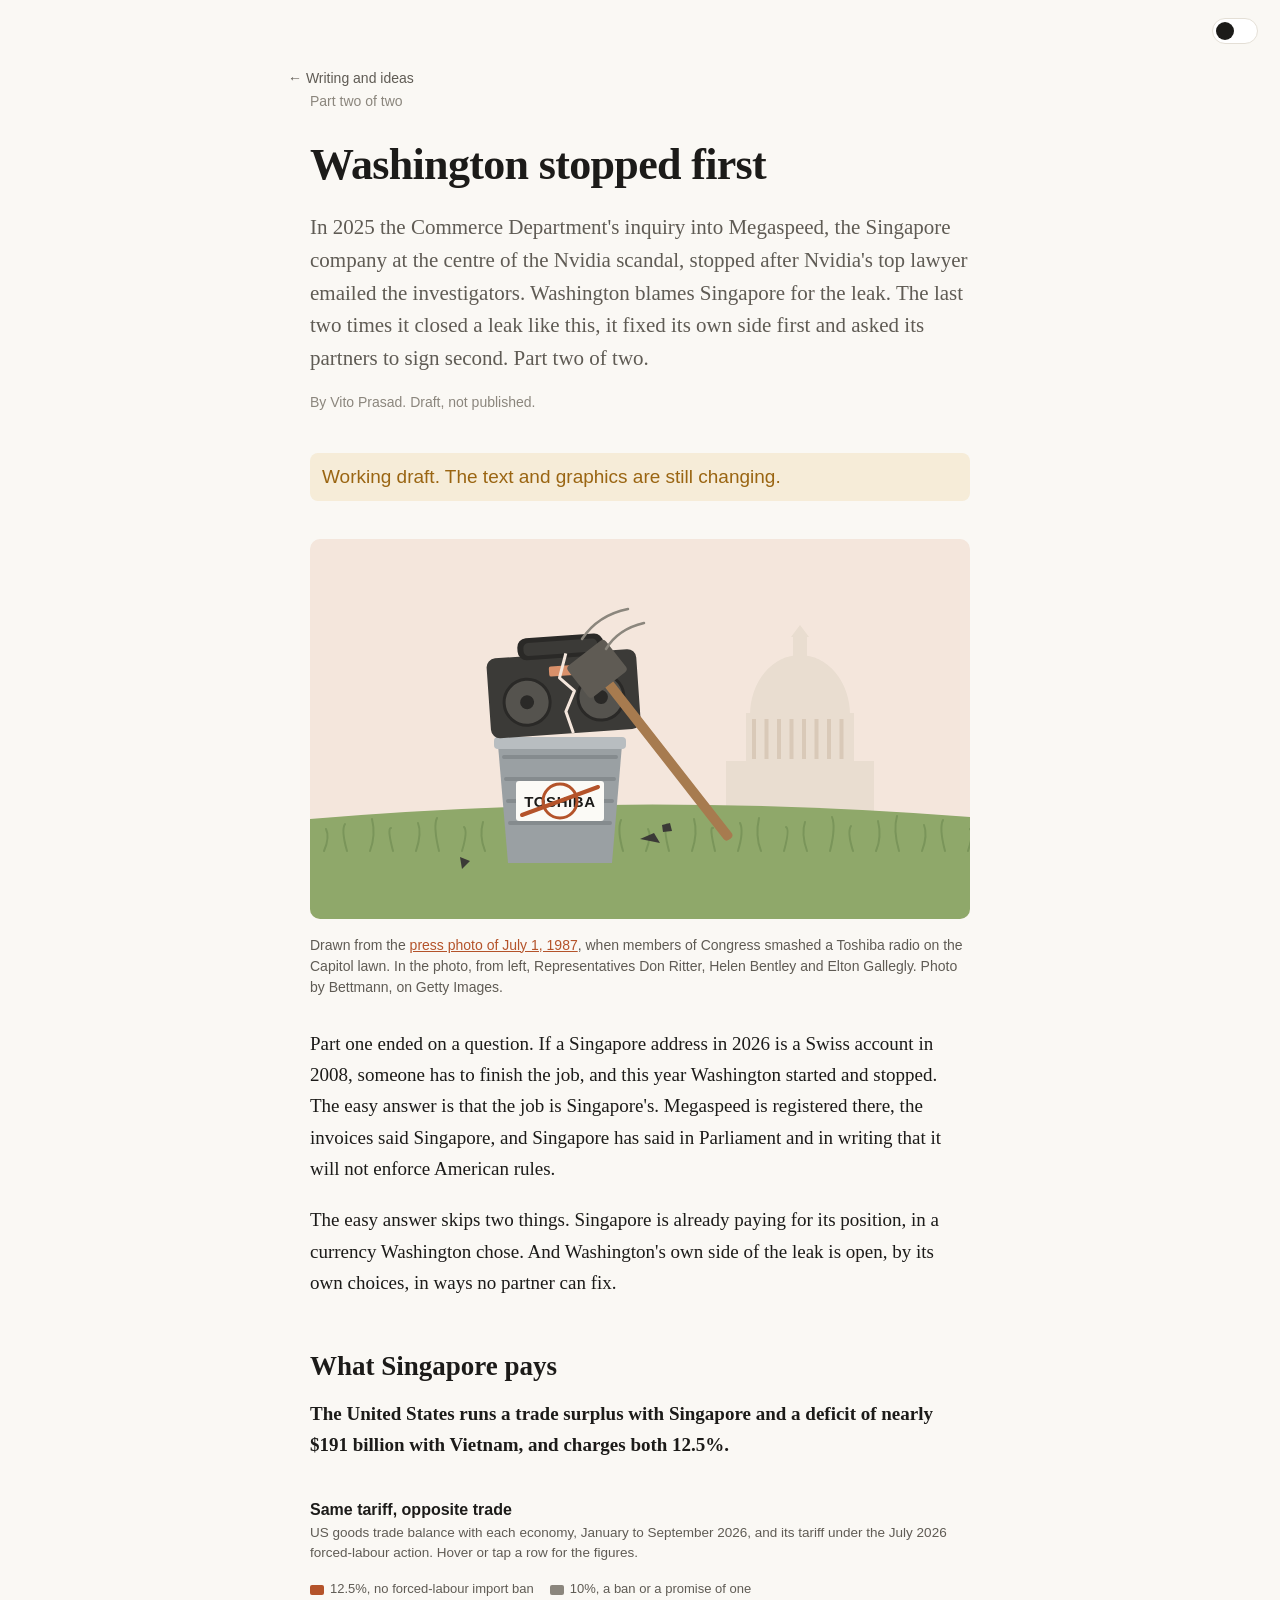
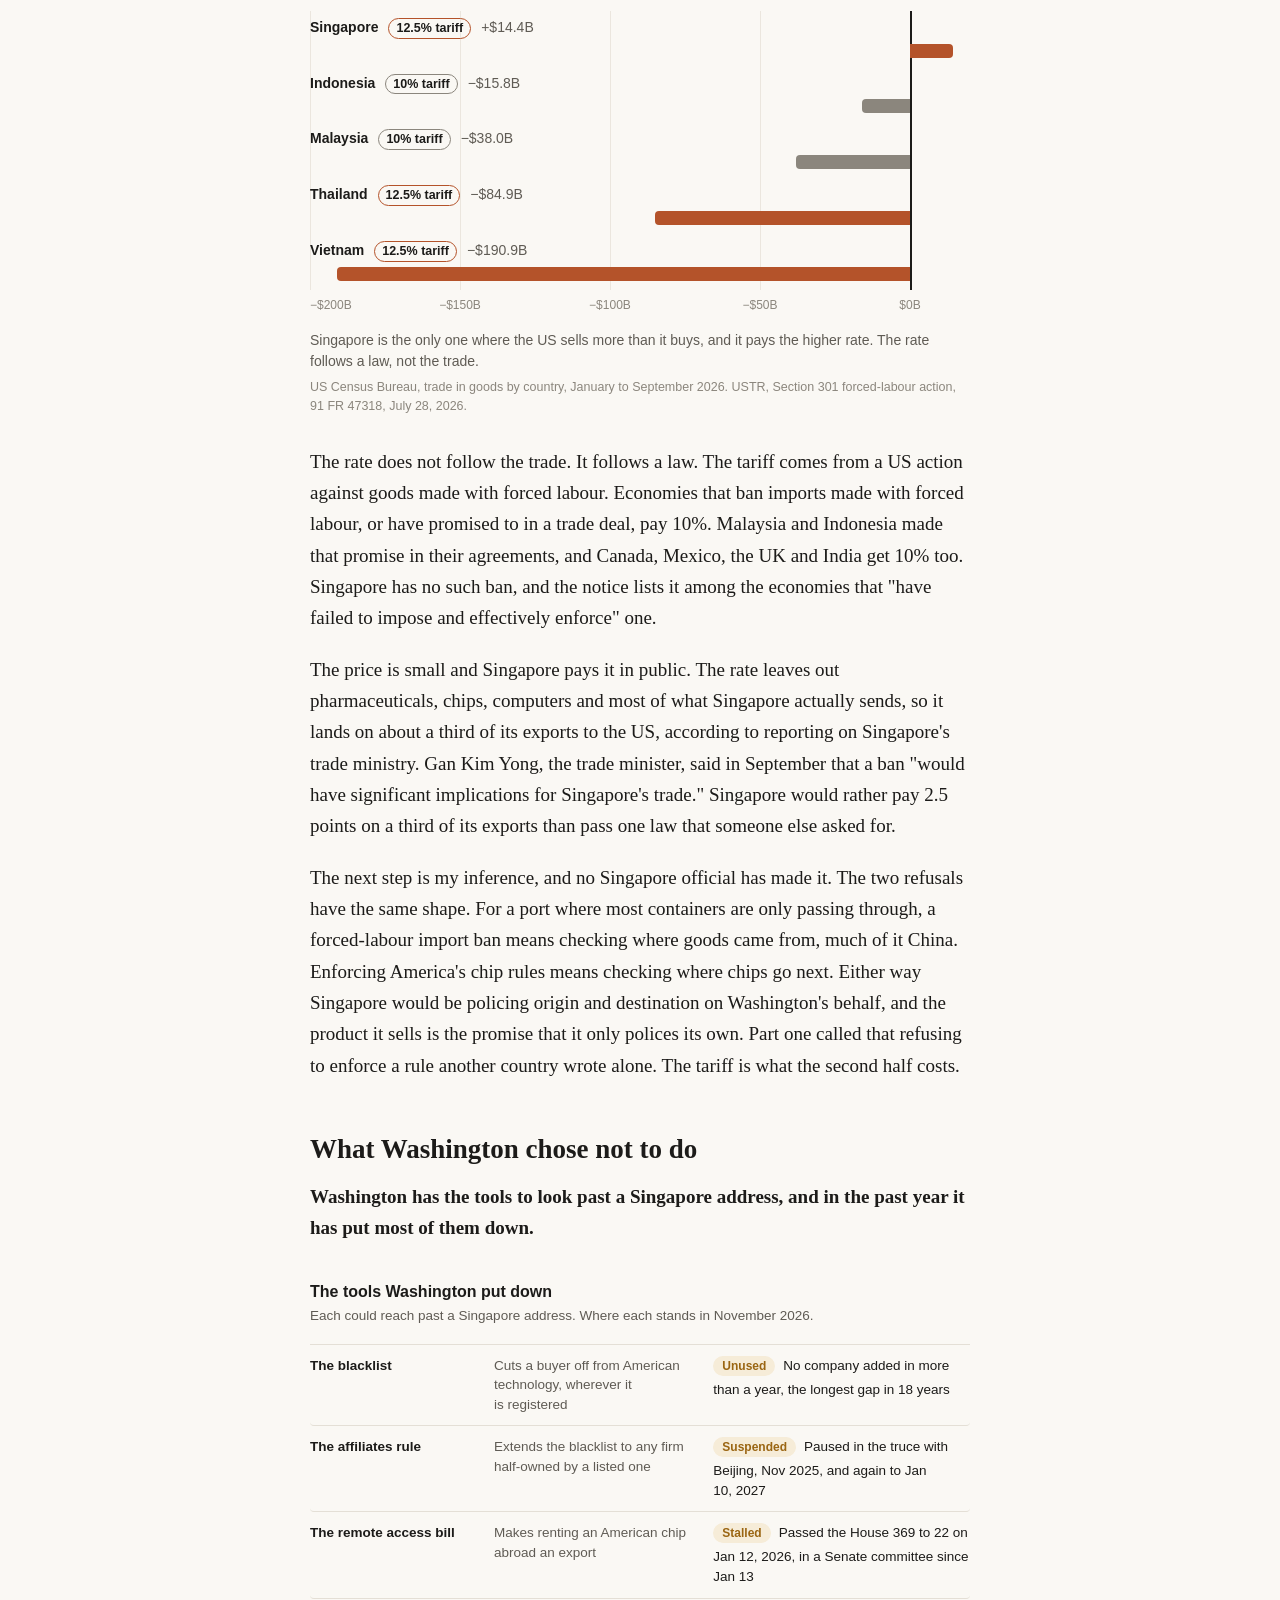
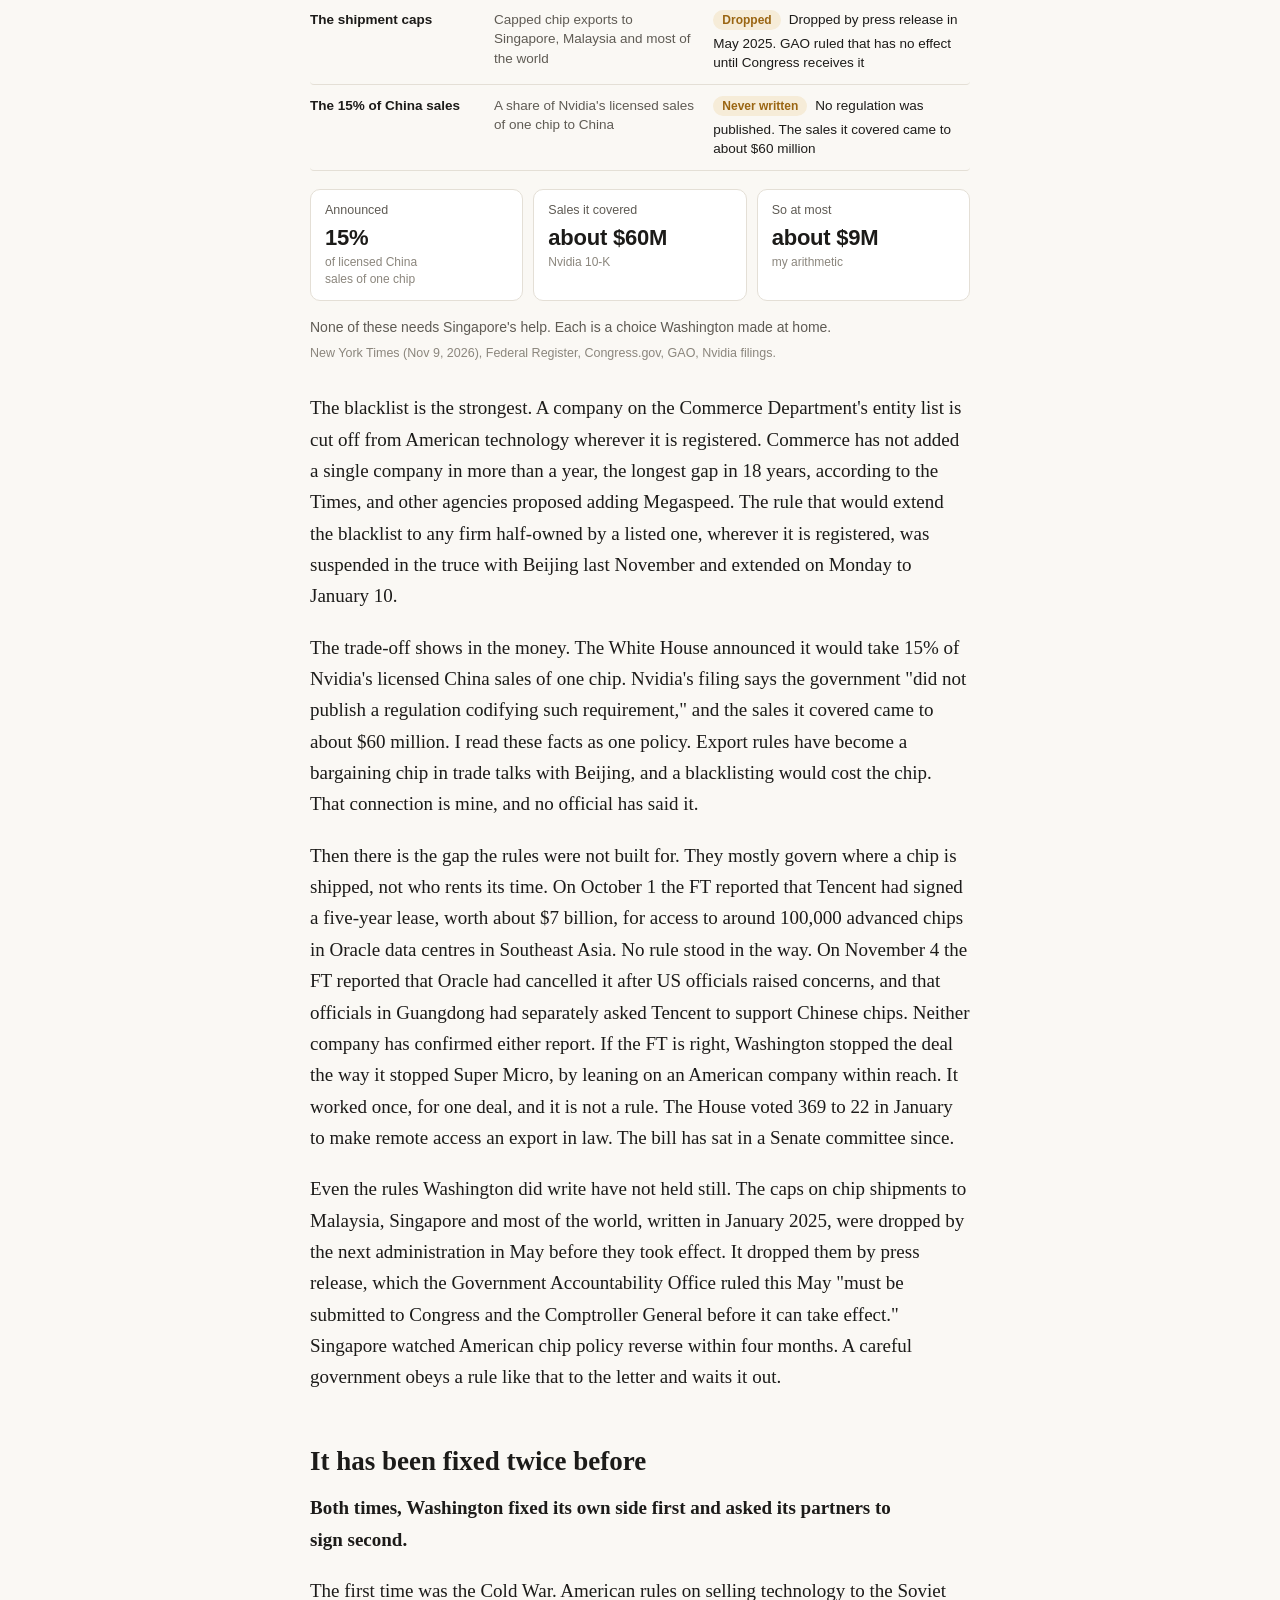
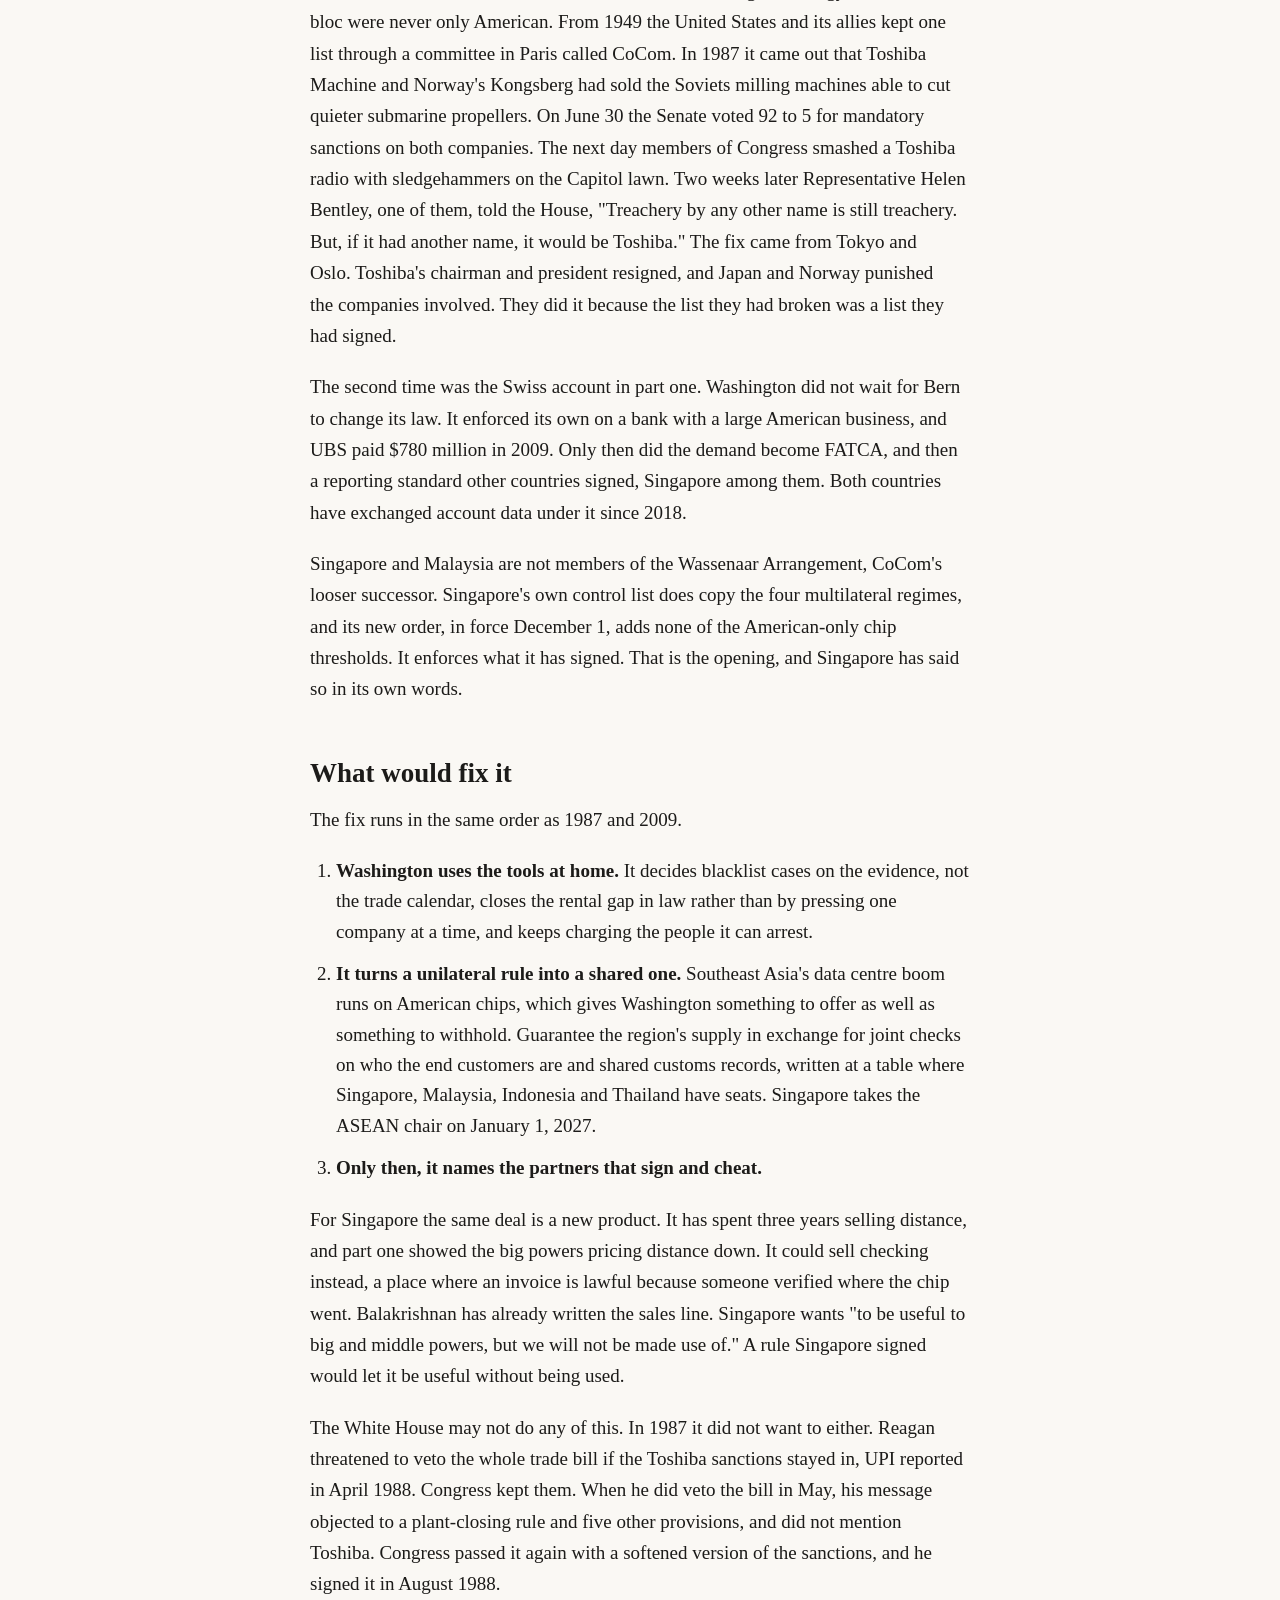
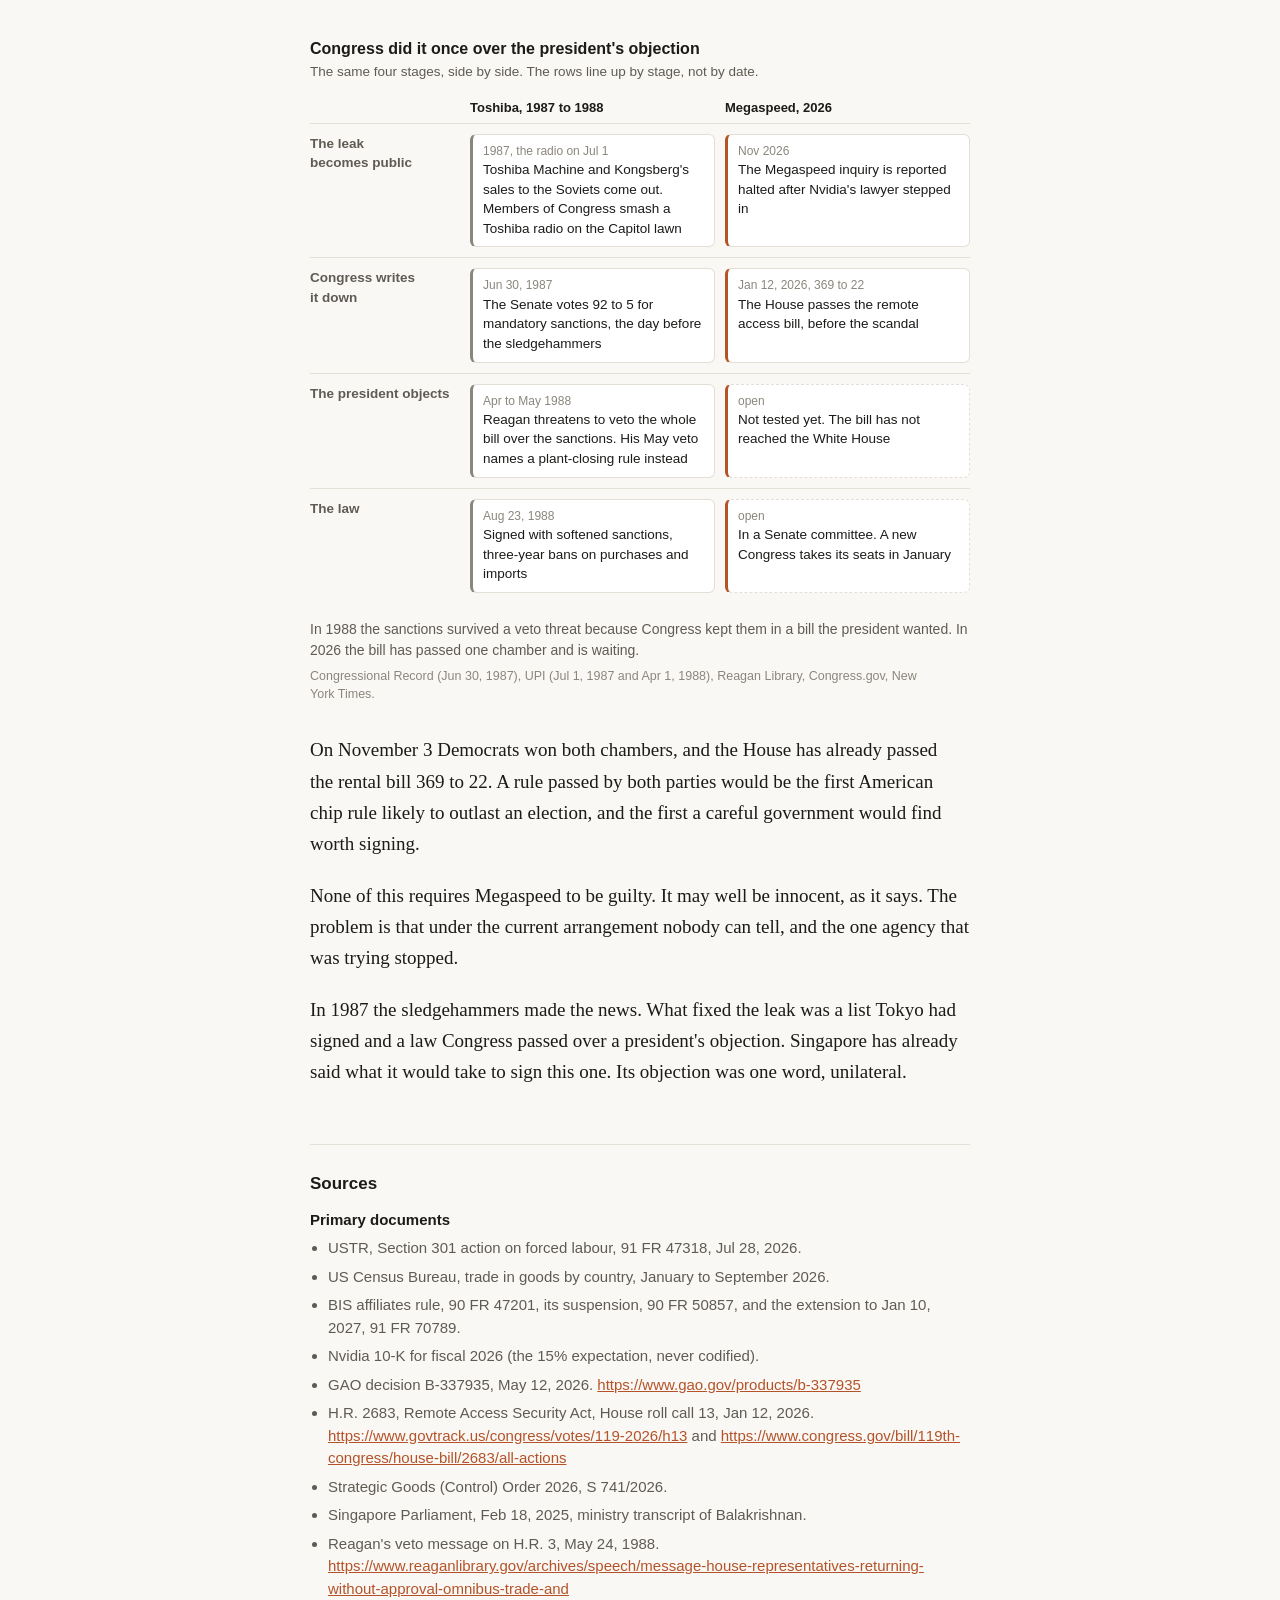
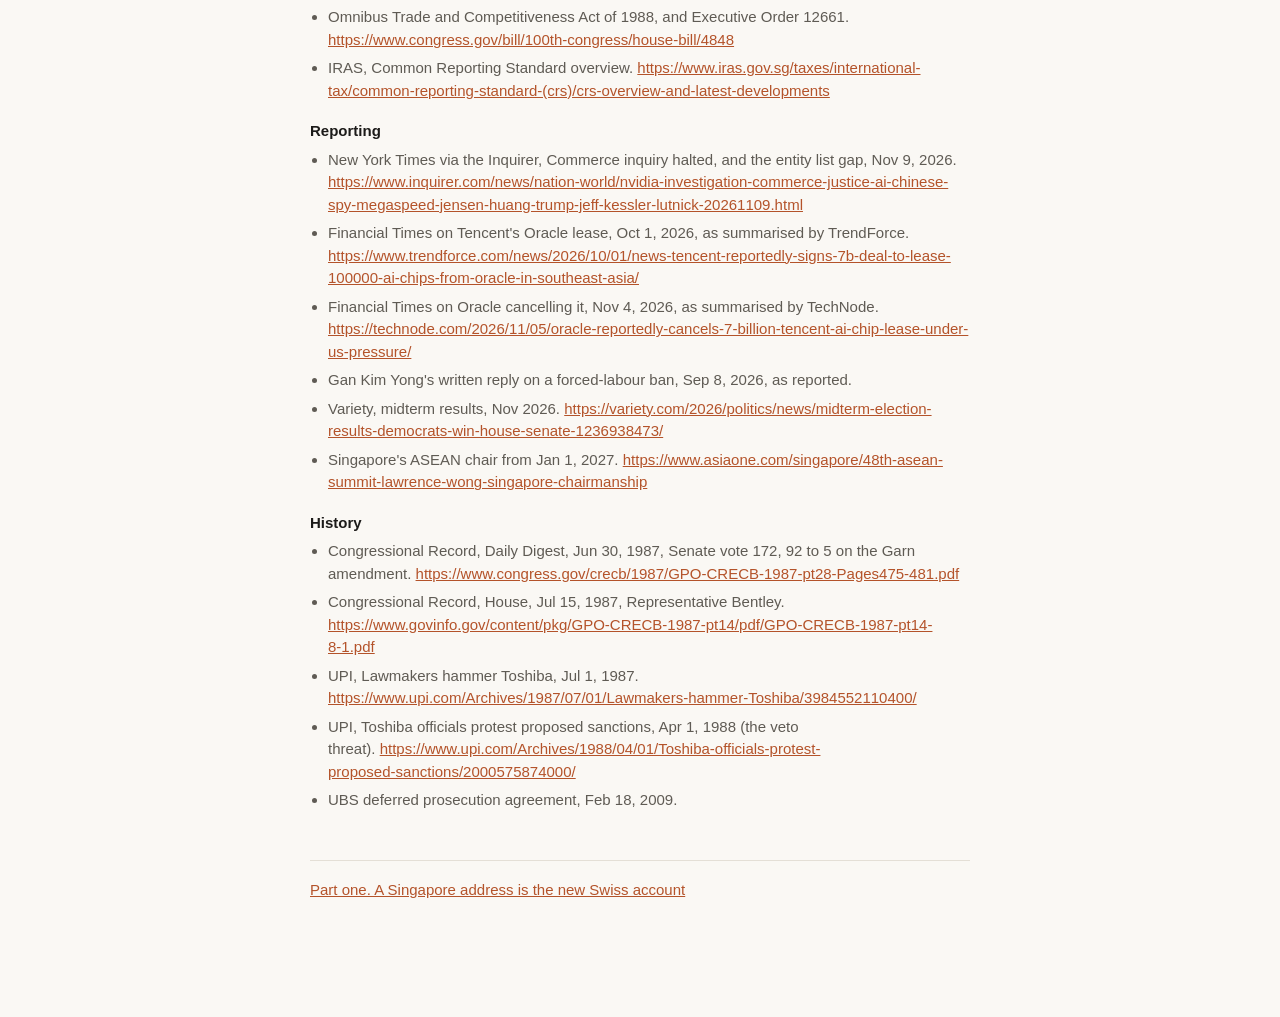
<file: writing/singapore-part-two/index.html>
<!doctype html><html lang="en"><head><meta charset="utf-8"><meta name="viewport" content="width=device-width, initial-scale=1"><meta name="robots" content="noindex"><title>Washington stopped first, Vito Prasad</title><link rel="icon" href="data:,"><script>(function(){try{var t=localStorage.getItem("theme")||(matchMedia("(prefers-color-scheme: dark)").matches?"dark":"light");document.documentElement.dataset.theme=t}catch(e){}})()</script><link rel="stylesheet" href="../../site.css"><style>
  * { box-sizing: border-box; }
  html { -webkit-text-size-adjust: 100%; }
  body { margin: 0; background: var(--paper); color: var(--ink);
         font: 17px/1.6 "Iowan Old Style", "Palatino Linotype", Palatino, Georgia, serif; }
  main { --page-w: 760px; max-width: 760px; margin: 0 auto; padding: 64px 28px 96px; }
  a { color: var(--ink); }
  .back { font: 14px/1 var(--sans); color: var(--muted); text-decoration: none; }
  .back:hover { color: var(--ink); }
  .story { max-width: 660px; margin: 0 auto; }
  .story h1 { font-size: 44px; line-height: 1.12; margin: 28px 0 22px; font-weight: 600; letter-spacing: -.015em; }
  .story .dek { font-size: 21px; line-height: 1.55; color: var(--muted); margin: 0 0 18px; }
  .story .byline { font: 14px/1.5 var(--sans); color: var(--faint); margin: 0 0 40px; }
  .story > p { font-size: 19px; line-height: 1.65; margin: 0 0 20px; }
  .story > h2 { font-size: 27px; line-height: 1.25; margin: 52px 0 14px; font-weight: 600; }
  .story a { color: var(--accent); }
  .story > ol, .story > ul { font-size: 19px; line-height: 1.6; padding-left: 26px; margin: 0 0 20px; }
  .story > ol > li { margin: 0 0 12px; }
  .sources { border-top: 1px solid var(--line); padding-top: 28px; margin-top: 56px; font-family: var(--sans); color: var(--muted); }
  .sources h2 { font: 600 17px/1.3 var(--sans); color: var(--ink); margin: 0 0 6px; }
  .sources h2 + p.group { margin-top: 14px; }
  .sources h2.later { margin-top: 30px; }
  .sources p, .sources ul, .sources li { font-size: 15px; line-height: 1.5; }
  .sources p.group { font-weight: 600; color: var(--ink); margin: 18px 0 6px; }
  .sources ul { padding-left: 18px; margin: 0 0 8px; }
  .sources li { margin: 0 0 6px; }
  .sources a { word-break: break-word; }
  footer { border-top: 1px solid var(--line); padding-top: 26px; margin-top: 64px; font: 14px/1.5 var(--sans); color: var(--faint); }
  footer a { color: var(--muted); }
  @media (max-width: 860px) {
    main { padding: 36px 16px 72px; }
    .story h1 { font-size: 32px; } .story .dek { font-size: 18px; } .story > p, .story > ol, .story > ul { font-size: 17.5px; }
    .story > h2 { font-size: 24px; margin-top: 44px; }
  }

/* The graphics, pull quotes and tables of the essay pages. Built into each page by
   build_essay_pages.py. Colours come only from the variables in site.css, so both
   themes work. Marks are thin, data ends are rounded 4px, labels wear text colours. */

/* ---------- Shared frame ---------- */
.story .graphic { margin: 38px 0 30px; font-family: var(--sans); position: relative; }
.graphic p { margin: 0; }
.graphic .g-title { font: 600 16px/1.35 var(--sans); color: var(--ink); margin: 0 0 3px; }
.graphic .g-sub { font: 13.5px/1.45 var(--sans); color: var(--muted); margin: 0 0 18px; }
.graphic figcaption { font: 14px/1.5 var(--sans); color: var(--muted); margin: 16px 0 0; }
.graphic .g-src { font: 12.5px/1.5 var(--sans); color: var(--faint); margin: 6px 0 0; }
.graphic .g-src a { color: var(--muted); }
.graphic + .table-wrap { margin-top: -6px; }

/* ---------- Tooltip ---------- */
.g-tip { position: absolute; z-index: 20; max-width: 300px; background: var(--card); color: var(--ink); border: 1px solid var(--line);
         border-radius: 10px; padding: 10px 12px; box-shadow: 0 8px 26px var(--shadow); font: 13px/1.45 var(--sans); pointer-events: none; }
.g-tip[hidden] { display: none; }
.g-tip b { display: block; font-size: 15px; font-weight: 600; margin-bottom: 2px; }
.g-tip .k { display: block; color: var(--muted); }
.g-tip .row { display: block; margin-top: 6px; }
.g-tip .row span { display: block; color: var(--faint); font-size: 12px; }
.tipsrc { display: none; }

/* ---------- Horizontal bars on one axis (the constraint chain, the turbine gap) ---------- */
.hplot { position: relative; padding-bottom: 26px; }
.hgrid { position: absolute; left: 0; right: 0; top: 0; bottom: 26px; pointer-events: none; }
.hgrid span { position: absolute; top: 0; bottom: 0; width: 1px; background: var(--chart-grid); left: calc(var(--at) / var(--max) * 100%); }
.hgrid span.zero { background: var(--chart-line); }
.hrow { position: relative; padding: 8px 0 10px; border-radius: 6px; outline-offset: 2px; }
.hrow:focus-visible { outline: 2px solid var(--accent); }
.hlabel { display: flex; flex-wrap: wrap; align-items: baseline; gap: 2px 10px; font: 14px/1.35 var(--sans); margin: 0 0 6px; position: relative; }
.hname { color: var(--ink); font-weight: 600; }
.hval { color: var(--muted); font-variant-numeric: tabular-nums; }
.htag { color: var(--faint); font-style: italic; }
.htrack { position: relative; height: 14px; }
.hbar { position: absolute; top: 0; bottom: 0; left: calc(var(--lo) / var(--max) * 100%); width: calc((var(--hi) - var(--lo)) / var(--max) * 100%);
        background: var(--accent); border-radius: 4px; transform-origin: left center; }
.hbar.from-zero { border-radius: 0 4px 4px 0; }
.hbar.solid-part { border-radius: 0; }
.hbar.range-part { background: var(--accent-light); border-radius: 0 4px 4px 0; margin-left: 2px; width: calc((var(--hi) - var(--lo)) / var(--max) * 100% - 2px); }
.hbar.neutral { background: var(--faint); }
.hbar.ghost { background: var(--info-soft); border: 1.5px dashed var(--faint); }
.hmark { position: absolute; top: 50%; left: calc(var(--at) / var(--max) * 100%); width: 14px; height: 14px; border-radius: 50%;
         transform: translate(-50%, -50%); background: var(--paper); border: 3px solid var(--accent); box-shadow: 0 0 0 2px var(--paper); }
.haxis { position: absolute; left: 0; right: 0; bottom: 0; height: 18px; font: 12px/18px var(--sans); color: var(--faint); font-variant-numeric: tabular-nums; }
.haxis span { position: absolute; left: calc(var(--at) / var(--max) * 100%); transform: translateX(-50%); white-space: nowrap; }
.haxis span.first { transform: none; }
.haxis span.last { transform: translateX(-100%); }
.hrow:hover .hbar, .hrow:focus-visible .hbar { filter: brightness(1.08); }
.hrow:hover .hname { text-decoration: underline; text-decoration-color: var(--line); text-underline-offset: 3px; }

/* ---------- The turbine gap: slider and sentence ---------- */
.gap-ctl { font: 14px/1.4 var(--sans); margin: 0 0 16px; }
.gap-ctl label { display: flex; justify-content: space-between; gap: 10px; margin-bottom: 6px; color: var(--ink); }
.gap-ctl output { font-weight: 600; font-variant-numeric: tabular-nums; }
.gap-ctl input[type=range] { width: 100%; accent-color: var(--accent); margin: 0; }
.gap-ctl .marks { position: relative; height: 18px; font: 12px/18px var(--sans); color: var(--faint); margin: 2px 9px 0; }
.gap-ctl .marks button { position: absolute; left: calc((var(--at) - 40) / 60 * 100%); transform: translateX(-50%); font: inherit; color: inherit;
                         background: none; border: 0; padding: 0 2px; cursor: pointer; white-space: nowrap; }
.gap-ctl .marks button:hover { color: var(--ink); text-decoration: underline; }
.gap-ctl .marks button:first-child { transform: translateX(-20%); }
.gap-ctl .marks button:last-child { transform: translateX(-85%); }
.gap-ctl .note { color: var(--faint); font-size: 12.5px; margin: 6px 0 0; }
.story .graphic .gap-sentence { font: 17.5px/1.55 "Iowan Old Style", "Palatino Linotype", Palatino, Georgia, serif; color: var(--ink); margin: 0 0 18px; }
.gap-sentence b { font-weight: 600; }

/* ---------- Vertical columns (the backlog) ---------- */
.backlog-grid { display: grid; grid-template-columns: minmax(0, 1.25fr) minmax(0, 1fr); gap: 28px; align-items: start; }
.vplot { --h: 128px; display: grid; grid-template-columns: repeat(4, minmax(0, 1fr)); align-items: end; height: calc(var(--h) + 22px);
         border-bottom: 1px solid var(--chart-line); }
.vcol { display: flex; flex-direction: column; align-items: center; justify-content: flex-end; height: 100%; border-radius: 6px; outline-offset: 2px; }
.vcol:focus-visible { outline: 2px solid var(--accent); }
.vval { font: 600 13px/1 var(--sans); color: var(--ink); margin-bottom: 6px; font-variant-numeric: tabular-nums; }
.vbar { width: 24px; height: calc(var(--v) / var(--max) * var(--h)); background: var(--accent); border-radius: 4px 4px 0 0; transform-origin: bottom center; }
.vcol:hover .vbar, .vcol:focus-visible .vbar { filter: brightness(1.08); }
.vlabs { display: grid; grid-template-columns: repeat(4, minmax(0, 1fr)); font: 12px/1.3 var(--sans); color: var(--muted); text-align: center; margin-top: 6px; }
.wait { border-left: 1px solid var(--line); padding-left: 22px; }
.wait dl { margin: 10px 0 0; font: 14px/1.4 var(--sans); }
.wait dt { color: var(--ink); font-weight: 600; margin: 12px 0 1px; }
.wait dt:first-child { margin-top: 0; }
.wait dd { margin: 0; color: var(--ink); }
.wait dd a { display: block; color: var(--faint); font-size: 12px; margin-top: 1px; }

/* ---------- Table views ---------- */
.table-wrap { margin: 10px 0 30px; }
.story table { width: 100%; border-collapse: collapse; font: 14px/1.45 var(--sans); }
.story th { text-align: left; font-weight: 600; color: var(--muted); padding: 8px 10px; border-bottom: 1px solid var(--line); vertical-align: bottom; }
.story td { padding: 9px 10px; border-bottom: 1px solid var(--line); vertical-align: top; font-variant-numeric: tabular-nums; }
.story th:first-child, .story td:first-child { padding-left: 0; }
.story td:first-child { color: var(--ink); font-weight: 600; }
details.table-view { margin: 18px 0 0; font: 13.5px/1.45 var(--sans); }
details.table-view summary { cursor: pointer; color: var(--muted); }
details.table-view summary:hover { color: var(--ink); }
details.table-view table { margin-top: 10px; font-size: 13.5px; }
details.table-view td:first-child { font-weight: 400; }

/* ---------- The calculator ---------- */
.calc { border-top: 1px solid var(--line); border-bottom: 1px solid var(--line); padding: 28px 0 30px; }
.story .graphic .calc-sentences p { font: 17.5px/1.55 "Iowan Old Style", "Palatino Linotype", Palatino, Georgia, serif; color: var(--ink); margin: 0 0 12px; }
.calc-sentences b { font-weight: 600; }
/* Five tiles, three over two. */
.tiles { display: grid; grid-template-columns: repeat(6, minmax(0, 1fr)); gap: 10px; margin: 22px 0 6px; }
.tile { grid-column: span 2; }
.tile:nth-child(n+4) { grid-column: span 3; }
.tile { background: var(--card); border: 1px solid var(--line); border-radius: 10px; padding: 12px 13px; }
.story .graphic .tile .label { font: 12.5px/1.35 var(--sans); color: var(--muted); margin: 0 0 6px; }
.story .graphic .tile .value { font: 600 22px/1.15 var(--sans); letter-spacing: -.01em; margin: 0; }
.story .graphic .tile .sub { font: 12px/1.4 var(--sans); color: var(--faint); margin: 4px 0 0; }
.calc-bars { margin: 28px 0 0; }
.cbars { display: grid; gap: 10px; }
.cbar { display: grid; grid-template-columns: 230px minmax(0, 1fr); gap: 12px; align-items: center; font: 13.5px/1.3 var(--sans); }
.cbar .name { color: var(--ink); }
.cbar .track { position: relative; height: 16px; }
.cbar .fill { position: absolute; left: 0; top: 0; bottom: 0; background: var(--accent); border-radius: 0 4px 4px 0; min-width: 2px; transition: width .25s ease; }
.cbar .val { position: absolute; left: calc(var(--w) + 8px); top: 0; line-height: 16px; font-variant-numeric: tabular-nums; color: var(--muted); white-space: nowrap; }
.cbar .val.inside { left: auto; right: calc(100% - var(--w) + 8px); color: var(--paper); font-weight: 600; }
.calc-inputs { border-top: 1px solid var(--line); margin-top: 30px; padding-top: 24px; }
.story .graphic .calc-inputs h3 { font: 600 16px/1.3 var(--sans); margin: 0 0 4px; }
.story .graphic .calc-inputs .intro { font: 13.5px/1.5 var(--sans); color: var(--muted); margin: 0 0 18px; }
.cgrid { display: grid; grid-template-columns: 1fr 1fr; gap: 16px 30px; }
.ctl { font: 14px/1.4 var(--sans); }
.ctl label { display: flex; justify-content: space-between; gap: 10px; margin-bottom: 4px; }
.ctl label span:last-child { font-variant-numeric: tabular-nums; color: var(--ink); font-weight: 600; white-space: nowrap; }
.ctl input[type=range] { width: 100%; accent-color: var(--accent); margin: 0; }
.ctl small { display: block; color: var(--faint); font-size: 12px; line-height: 1.45; margin-top: 3px; }
.ctl small .essay { color: var(--muted); }
.calc-reset { font: 600 14px/1 var(--sans); padding: 10px 14px; border-radius: 10px; border: 1px solid var(--line); background: var(--card); color: var(--ink);
              cursor: pointer; margin-top: 20px; }
.calc-reset:hover { border-color: var(--ink); }
.calc table { margin-top: 24px; }
.calc td:first-child { font-weight: 400; }
.calc td:nth-child(2) { white-space: nowrap; }
.story .graphic .calc-open { font: 14px/1.5 var(--sans); margin: 18px 0 0; }
.calc-open a { color: var(--accent); }
@media (min-width: 900px) {
  /* The inputs may use the page's full width, 50px past the story column on each side. */
  .calc-inputs { margin-left: -50px; margin-right: -50px; }
}

/* ---------- Pull quote and the embedded post ---------- */
.pull { margin: 34px 0 36px; padding: 2px 0 2px 24px; border-left: 3px solid var(--accent); }
.pull blockquote { margin: 0; }
.story .pull blockquote p { font-size: 25px; line-height: 1.38; letter-spacing: -.005em; color: var(--ink); margin: 0 0 12px; }
.pull figcaption { font: 14px/1.5 var(--sans); color: var(--muted); }
.pull figcaption a { color: var(--muted); }
.x-post { margin: 30px 0 34px; display: flex; justify-content: center; }
.x-post > * { margin-left: auto !important; margin-right: auto !important; }
/* The post's frame declares no colour scheme. Matching it keeps the browser from painting a white backdrop behind it in the dark theme. */
.x-post iframe { color-scheme: normal; }
.story blockquote.twitter-tweet { margin: 0; max-width: 550px; width: 100%; background: var(--card); border: 1px solid var(--line); border-radius: 12px;
                                  padding: 16px 20px; font: 15px/1.5 var(--sans); color: var(--muted); }
.story blockquote.twitter-tweet p { font: 17px/1.5 var(--sans); color: var(--ink); margin: 0 0 10px; }
.story blockquote.twitter-tweet a { color: var(--accent); }

/* ---------- Motion, only for people who have not asked for less ---------- */
@media (prefers-reduced-motion: no-preference) {
  .graphic.anim .hbar, .graphic.anim .hmark { transition: transform .6s cubic-bezier(.2, .7, .2, 1), opacity .4s ease; }
  .graphic.anim .vbar { transition: transform .6s cubic-bezier(.2, .7, .2, 1); }
  .graphic.anim:not(.shown) .hbar { transform: scaleX(0); }
  .graphic.anim:not(.shown) .hmark { opacity: 0; }
  .graphic.anim:not(.shown) .vbar { transform: scaleY(0); }
  .gap .hbar { transition: width .25s ease, transform .6s cubic-bezier(.2, .7, .2, 1); }
}
@media (prefers-reduced-motion: reduce) {
  .cbar .fill { transition: none; }
}

/* ---------- Phones ---------- */
@media (max-width: 640px) {
  .backlog-grid { grid-template-columns: 1fr; gap: 22px; }
  .wait { border-left: 0; padding-left: 0; border-top: 1px solid var(--line); padding-top: 16px; }
  .cgrid { grid-template-columns: 1fr; }
  .tiles { grid-template-columns: 1fr 1fr; }
  .tile, .tile:nth-child(n+4) { grid-column: auto; }
  .tile:last-child { grid-column: span 2; }
  .haxis span.odd { display: none; }
  .cbar { grid-template-columns: 1fr; gap: 4px; }
  .story .pull blockquote p { font-size: 21px; }
  .pull { padding-left: 18px; }
  /* Tables become one card per row, each cell keeping its column name. */
  .story .table-wrap table, .story .table-wrap tbody, .story .table-wrap tr, .story .table-wrap td { display: block; width: 100%; }
  .story .table-wrap thead { position: absolute; width: 1px; height: 1px; overflow: hidden; clip: rect(0 0 0 0); }
  .story .table-wrap tr { border-bottom: 1px solid var(--line); padding: 10px 0 8px; }
  .story .table-wrap tr:first-child { border-top: 1px solid var(--line); }
  .story .table-wrap td { border: 0; padding: 2px 0; }
  .story .table-wrap td::before { content: attr(data-label); display: block; font-size: 12px; font-weight: 400; color: var(--faint); }
  .story .table-wrap td:first-child::before { display: none; }
  .story .table-wrap td:first-child { font-size: 15px; padding-bottom: 4px; }
}
@media print { .g-tip { display: none !important; } }

/* ---------- Singapore graphics ---------- */
.prev-note { font: 14px/1.5 var(--sans); color: var(--faint); margin: 0 0 30px; }
.story .graphic + h2 { margin-top: 56px; }
:root { --wash: #b4532a; --beij: #1f6fae; }
[data-theme="dark"] { --wash: #d46d43; --beij: #5693cc; }

/* layers */
.lkey { display: flex; flex-wrap: wrap; gap: 6px 16px; font: 13px/1.4 var(--sans); color: var(--muted); margin: 0 0 14px; }
.lkey > span { display: inline-flex; align-items: center; gap: 6px; }
.lbody { position: relative; padding-bottom: 24px; }
.lgrid { position: absolute; left: 168px; right: 8px; top: 0; bottom: 24px; pointer-events: none; }
.lgrid span { position: absolute; top: 0; bottom: 0; width: 1px; background: var(--chart-grid); }
.lrow { display: grid; grid-template-columns: 160px minmax(0, 1fr); gap: 8px; border-top: 1px solid var(--line); padding: 8px 8px 8px 0; }
.lrow:first-of-type { border-top: 0; }
.lname { font: 14px/1.3 var(--sans); }
.lname b { display: block; color: var(--ink); font-weight: 600; }
.lname span { display: block; color: var(--faint); font-size: 12.5px; }
.ltrack { position: relative; }
.llane { position: relative; height: 18px; }
.lmark { position: absolute; top: 50%; transform: translate(-50%, -50%); width: 26px; height: 26px; display: grid; place-items: center; border-radius: 50%; outline-offset: 1px; cursor: default; }
.lmark:focus-visible { outline: 2px solid var(--ink); }
.lglyph { display: inline-block; width: 12px; height: 12px; border-radius: 50%; background: var(--c); box-shadow: 0 0 0 2px var(--paper); }
.wash { --c: var(--wash); } .beij { --c: var(--beij); } .other { --c: var(--faint); }
.beij .lglyph, .lglyph.beij { border-radius: 2px; transform: rotate(45deg) scale(.9); }
.other .lglyph, .lglyph.other { border-radius: 2px; }
.hollow .lglyph, .lglyph.hollow { background: var(--paper); border: 2.5px solid var(--c); }
.x .lglyph, .lglyph.x { background: none; box-shadow: none; position: relative; }
.x .lglyph::before, .x .lglyph::after, .lglyph.x::before, .lglyph.x::after { content: ""; position: absolute; left: 5px; top: -1px; width: 2.5px; height: 14px; background: var(--c); border-radius: 1px; }
.x .lglyph::before, .lglyph.x::before { transform: rotate(45deg); } .x .lglyph::after, .lglyph.x::after { transform: rotate(-45deg); }
.lglyph.sw { flex: none; }
.lmark:hover .lglyph { filter: brightness(1.1); transform-origin: center; }
.laxis { position: absolute; left: 168px; right: 8px; bottom: 0; height: 18px; font: 12px/18px var(--sans); color: var(--faint); }
.laxis span { position: absolute; transform: translateX(4px); }
.cases { margin-top: 26px; border-top: 1px solid var(--line); padding-top: 18px; }
.ctitle { font: 600 15px/1.35 var(--sans); color: var(--ink); margin: 0 0 10px !important; }
.ctabs { display: flex; flex-wrap: wrap; gap: 6px; margin: 0 0 12px; }
.ctabs button { font: 13.5px/1 var(--sans); color: var(--muted); background: var(--card); border: 1px solid var(--line); border-radius: 999px; padding: 8px 13px; cursor: pointer; }
.ctabs button[aria-selected="true"] { color: var(--ink); border-color: var(--ink); font-weight: 600; }
.ctabs button:focus-visible { outline: 2px solid var(--accent); outline-offset: 2px; }
.csub { font: 13.5px/1.45 var(--sans); color: var(--muted); margin: 0 0 10px !important; }
.ctable { width: 100%; border-collapse: collapse; font: 13.5px/1.45 var(--sans); }
.ctable th, .ctable td { text-align: left; vertical-align: top; padding: 8px 8px 8px 0; border-top: 1px solid var(--line); }
.ctable thead th { font-weight: 600; color: var(--faint); font-size: 12px; border-top: 0; }
.ctable tbody th { color: var(--ink); font-weight: 600; width: 64px; }
.ctable td { color: var(--ink); } .ctable td.csrc { color: var(--faint); font-size: 12.5px; width: 24%; }
.cverdict { font: 17px/1.5 "Iowan Old Style", "Palatino Linotype", Palatino, Georgia, serif; color: var(--ink); margin: 12px 0 0 !important; }

/* billed vs shipped */
.bgrid { display: grid; grid-template-columns: minmax(0, 1fr) minmax(0, 1.2fr); gap: 30px; align-items: start; }
.bplot { --h: 170px; display: grid; grid-template-columns: repeat(3, minmax(0, 1fr)); align-items: end; height: calc(var(--h) + 44px); border-bottom: 1px solid var(--chart-line); padding-bottom: 0; }
.bcol { display: flex; flex-direction: column; align-items: center; justify-content: flex-end; height: 100%; border-radius: 6px; outline-offset: 2px; position: relative; padding-bottom: 22px; }
.bcol:focus-visible { outline: 2px solid var(--accent); }
.bval { font: 600 13px/1 var(--sans); color: var(--ink); margin-bottom: 6px; font-variant-numeric: tabular-nums; }
.bbar { position: relative; width: 30px; height: calc(var(--v) / var(--max) * var(--h)); background: var(--accent); border-radius: 4px 4px 0 0; transform-origin: bottom center; overflow: hidden; }
.bship { position: absolute; left: 0; right: 0; bottom: 0; height: calc(var(--s) / var(--v) * 100%); border-top: 2px solid var(--paper);
         background: repeating-linear-gradient(135deg, var(--paper) 0 2px, var(--accent-light) 2px 5px); }
.bfy { position: absolute; bottom: 2px; font: 12px/1 var(--sans); color: var(--faint); }
.bcol:hover .bbar, .bcol:focus-visible .bbar { filter: brightness(1.08); }
.bnote { font: 12.5px/1.4 var(--sans); color: var(--muted); margin: 10px 0 0 !important; display: flex; align-items: center; gap: 6px; }
.sw-ship { display: inline-block; width: 14px; height: 10px; border-radius: 2px; background: repeating-linear-gradient(135deg, var(--paper) 0 2px, var(--accent-light) 2px 5px); border: 1px solid var(--accent-light); }
.graphic.anim:not(.shown) .bbar { transform: scaleY(0); }
.graphic.anim .bbar { transition: transform .6s cubic-bezier(.2, .7, .2, 1); }

/* map */
.mwrap { position: relative; }
.mmap { display: block; width: 100%; height: auto; border-radius: 8px; }
.mmap .sea { fill: var(--card); }
.mmap .land { fill: var(--info-soft); stroke: var(--chart-line); stroke-width: .8; }
.mmap .land.sg { fill: var(--ink); }
.mmap .mline { fill: none; stroke: var(--muted); stroke-width: 2; }
.mmap .mline.money { stroke: var(--accent); }
.mmap .mline.dotted { stroke-dasharray: 2 5; stroke-linecap: round; }
.mmap .arrhead { fill: var(--muted); }
.mmap .mbox rect { fill: var(--accent-soft); stroke: var(--accent); stroke-width: 1.5; }
.mmap .mbox path { fill: none; stroke: var(--accent); stroke-width: 1.5; }
.mmap .mpin { fill: var(--accent); stroke: var(--paper); stroke-width: 2.5; }
.mhot { position: absolute; transform: translate(14px, -50%); outline-offset: 2px; border-radius: 4px; }
.mhot:focus-visible { outline: 2px solid var(--accent); }
.mhot.money { transform: translate(-100%, 0); }
.mhot.china { transform: translate(8px, -20%); }
.mlabel { font: 600 13px/1.2 var(--sans); color: var(--ink); background: var(--paper); padding: 2px 6px; border-radius: 4px; border: 1px solid var(--line); white-space: nowrap; }
.mhot:hover .mlabel { border-color: var(--ink); }

/* Swiss ladder */
.sgrid { font: 13.5px/1.45 var(--sans); }
.shead, .srow { display: grid; grid-template-columns: 150px minmax(0, 1fr) minmax(0, 1fr); gap: 10px; }
.shead { margin-bottom: 6px; }
.sside { font: 600 13px/1.3 var(--sans); color: var(--ink); }
.srow { border-top: 1px solid var(--line); padding: 10px 0; }
.sstage { color: var(--muted); font-weight: 600; margin: 0 !important; }
.scell { border-radius: 6px; padding: 8px 10px; background: var(--card); border: 1px solid var(--line); outline-offset: 2px; }
.scell:focus-visible { outline: 2px solid var(--accent); }
.scell.sg { border-left: 3px solid var(--accent); }
.scell.ch { border-left: 3px solid var(--faint); }
.scell.stopped { background: var(--accent-soft); }
.scell.open, .scell.pending { border-style: dashed; border-left-style: solid; }
.swhen { display: block; font-size: 12px; color: var(--faint); font-variant-numeric: tabular-nums; }
.stext { display: block; color: var(--ink); }

/* cover */
.cover svg { display: block; width: 100%; height: auto; border-radius: 10px; }
.cv-bg { fill: var(--accent-soft); }
.cv-shadow { fill: var(--shadow); }
.cv-top { fill: #d8b48a; } .cv-left { fill: #c49a6c; } .cv-right { fill: #b3895c; }
[data-theme="dark"] .cv-top { fill: #8a6a48; } [data-theme="dark"] .cv-left { fill: #77593a; } [data-theme="dark"] .cv-right { fill: #684d32; }
.cv-tape { fill: rgba(255, 255, 255, .28); }
.cv-label, .cv-paper { fill: #fbfaf6; stroke: rgba(0, 0, 0, .12); }
.cv-cap { font: 700 10px/1 var(--sans); letter-spacing: .08em; fill: #8b867d; }
.cv-big { font: 600 17px/1 var(--sans); fill: #1c1b19; }
.cv-big.accent { fill: #b4532a; }
.cv-barcode rect { fill: #1c1b19; }
.cv-rule { fill: #e4dfd6; }
.cv-stick { fill: rgba(255, 255, 255, .55); stroke: rgba(0, 0, 0, .06); }

@media (max-width: 860px) {
  .bgrid { grid-template-columns: 1fr; }
  .lrow { grid-template-columns: 96px minmax(0, 1fr); } .lgrid, .laxis { left: 104px; }
  .lname span { display: none; }
  .shead, .srow { grid-template-columns: 1fr 1fr; } .shead span:first-child { display: none; } .sstage { grid-column: 1 / -1; }
  .ctable td.csrc { display: none; } .ctable thead th:last-child { display: none; }
}

/* part two */
.dkey { display: flex; flex-wrap: wrap; gap: 6px 16px; font: 13px/1.4 var(--sans); color: var(--muted); margin: 0 0 12px !important; }
.dkey > span { display: inline-flex; align-items: center; gap: 6px; }
.dkey .sw { width: 14px; height: 10px; border-radius: 2px; display: inline-block; }
.r125 { --c: var(--accent); } .r10 { --c: var(--faint); }
.dkey .sw { background: var(--c); }
.dplot { position: relative; padding-bottom: 24px; }
.dgrid { position: absolute; inset: 0 0 24px 0; pointer-events: none; }
.dgrid span { position: absolute; top: 0; bottom: 0; width: 1px; background: var(--chart-grid); }
.dgrid span.zero { background: var(--ink); width: 1.5px; }
.drow { position: relative; padding: 7px 0 9px; border-radius: 6px; outline-offset: 2px; }
.drow:focus-visible { outline: 2px solid var(--accent); }
.dlabel { display: flex; flex-wrap: wrap; align-items: baseline; gap: 2px 10px; font: 14px/1.35 var(--sans); margin: 0 0 5px !important; }
.drate { font-size: 12.5px; font-weight: 600; color: var(--ink); padding: 1px 7px; border-radius: 999px; border: 1.5px solid var(--c); }
.dtrack { position: relative; height: 14px; }
.dbar { position: absolute; top: 0; bottom: 0; background: var(--c); }
.dbar.neg { border-radius: 4px 0 0 4px; } .dbar.pos { border-radius: 0 4px 4px 0; }
.drow:hover .dbar, .drow:focus-visible .dbar { filter: brightness(1.08); }
.daxis { position: absolute; left: 0; right: 0; bottom: 0; height: 18px; font: 12px/18px var(--sans); color: var(--faint); font-variant-numeric: tabular-nums; }
.daxis span { position: absolute; transform: translateX(-50%); white-space: nowrap; }
.daxis span:first-child { transform: none; }
.graphic.anim:not(.shown) .dbar { transform: scaleX(0); }
.graphic.anim .dbar { transition: transform .6s cubic-bezier(.2, .7, .2, 1); transform-origin: right center; }
.graphic.anim .dbar.pos { transform-origin: left center; }
.tboard { border-top: 1px solid var(--line); }
.trow { display: grid; grid-template-columns: 170px minmax(0, 1fr) minmax(0, 1.25fr); gap: 4px 14px; padding: 11px 0; border-bottom: 1px solid var(--line); font: 13.5px/1.45 var(--sans); outline-offset: 2px; border-radius: 4px; }
.trow:focus-visible { outline: 2px solid var(--accent); }
.tname { font-weight: 600; color: var(--ink); }
.tdoes { color: var(--muted); }
.tstat { color: var(--ink); }
.chip { display: inline-block; font: 600 12px/1 var(--sans); color: var(--warn); background: var(--warn-soft); border-radius: 999px; padding: 4px 9px; margin: 0 8px 4px 0; }
.tdet { color: var(--ink); }
.ttiles { margin-top: 18px; }
.ttiles .tile { background: var(--card); border: 1px solid var(--line); border-radius: 10px; padding: 12px 14px; }
.ttiles .tile .label { font: 12.5px/1.35 var(--sans); color: var(--muted); margin: 0 0 6px; }
.ttiles .tile .value { font: 600 22px/1.15 var(--sans); color: var(--ink); margin: 0; }
.ttiles .tile .sub { font: 12px/1.4 var(--sans); color: var(--faint); margin: 4px 0 0; }
.cv2-dome rect, .cv2-dome path { fill: #e9ddd0; } .cv2-dome .cv2-col { fill: #d9c9b8; }
.cv2-lawn { fill: #8fa86a; } .cv2-grass { fill: none; stroke: #7a955a; stroke-width: 2; stroke-linecap: round; }
.cv2-radio { fill: #3b3a37; } .cv2-handle { fill: #2a2927; } .cv2-spk { fill: #55534e; stroke: #2a2927; stroke-width: 3; }
.cv2-hub { fill: #2a2927; } .cv2-dial { fill: #d9906a; } .cv2-crack { fill: none; stroke: #f4e6dc; stroke-width: 3; stroke-linejoin: round; }
.cv2-bit { fill: #3b3a37; } .cv2-bin { fill: #9aa0a3; } .cv2-rim { fill: #b8bdc0; } .cv2-ridge { fill: #858b8e; }
.cv2-sign { fill: #fbfaf6; } .cv2-signtext { font: 700 15px/1 var(--sans); fill: #1c1b19; letter-spacing: .04em; }
.cv2-strike { stroke: #b4532a; stroke-width: 4; stroke-linecap: round; } .cv2-ring { fill: none; stroke: #b4532a; stroke-width: 3; }
.cv2-swish { fill: none; stroke: #8b867d; stroke-width: 2.5; stroke-linecap: round; }
.getty { text-align: center; } .getty figcaption { text-align: left; }
.cover figcaption a { color: var(--accent); } .cv2-shaft { fill: #a77b4f; } .cv2-head { fill: #5f5b54; }
[data-theme="dark"] .cv2-dome rect, [data-theme="dark"] .cv2-dome path { fill: #4a3b30; } [data-theme="dark"] .cv2-dome .cv2-col { fill: #3d3128; }
[data-theme="dark"] .cv2-lawn { fill: #4f6138; } [data-theme="dark"] .cv2-grass { stroke: #5f7343; }
@media (max-width: 860px) {
  .trow { grid-template-columns: 1fr; }
}
.mock-note { font: 13.5px/1.5 var(--sans); color: var(--warn); background: var(--warn-soft); border-radius: 8px; padding: 8px 12px; margin: 0 0 26px; }.story .series { font: 14px/1.5 var(--sans); color: var(--faint); margin: 0 0 6px; }.story .next { border-top: 1px solid var(--line); margin-top: 48px; padding-top: 18px; font: 15px/1.5 var(--sans); }</style></head><body><main><a class="back" href="../">&larr; Writing and ideas</a><article class="story"><p class="series">Part two of two</p><h1>Washington stopped first</h1><p class="dek">In 2025 the Commerce Department&#x27;s inquiry into Megaspeed, the Singapore company at the centre of the Nvidia scandal, stopped after Nvidia&#x27;s top lawyer emailed the investigators. Washington blames Singapore for the leak. The last two times it closed a leak like this, it fixed its own side first and asked its partners to sign second. Part two of two.</p><p class="byline">By Vito Prasad. Draft, not published.</p><p class="mock-note">Working draft. The text and graphics are still changing.</p><figure class="graphic cover" id="cover-two" aria-label="A smashed Toshiba radio on a metal bin, with a sledgehammer, in front of the Capitol dome"><svg viewBox="0 0 660 380" role="img" aria-labelledby="cover2-t"><title id="cover2-t">A smashed radio on a metal bin on the Capitol lawn, with a sledgehammer</title><rect class="cv-bg" width="660" height="380"/><g class="cv2-dome" transform="translate(490 62)"><rect x="-74" y="160" width="148" height="80"/><rect x="-54" y="112" width="108" height="50"/><rect class="cv2-col" x="-48.0" y="118" width="4" height="40"/><rect class="cv2-col" x="-35.5" y="118" width="4" height="40"/><rect class="cv2-col" x="-23.0" y="118" width="4" height="40"/><rect class="cv2-col" x="-10.5" y="118" width="4" height="40"/><rect class="cv2-col" x="2.0" y="118" width="4" height="40"/><rect class="cv2-col" x="14.5" y="118" width="4" height="40"/><rect class="cv2-col" x="27.0" y="118" width="4" height="40"/><rect class="cv2-col" x="39.5" y="118" width="4" height="40"/><path d="M-50 114 A50 60 0 0 1 50 114 Z"/><rect x="-7" y="36" width="14" height="22"/><path d="M-9 36 L0 24 L9 36 Z"/></g><path class="cv2-lawn" d="M0 280 Q330 252 660 278 L660 380 L0 380 Z"/><path class="cv2-grass" d="M14 312 q6 -14 2 -22"/><path class="cv2-grass" d="M37 312 q-6 -21 -2 -27"/><path class="cv2-grass" d="M60 312 q6 -16 2 -32"/><path class="cv2-grass" d="M83 312 q-6 -23 -2 -23"/><path class="cv2-grass" d="M106 312 q6 -18 2 -28"/><path class="cv2-grass" d="M129 312 q-6 -25 -2 -33"/><path class="cv2-grass" d="M152 312 q6 -20 2 -24"/><path class="cv2-grass" d="M175 312 q-6 -15 -2 -29"/><path class="cv2-grass" d="M198 312 q6 -22 2 -34"/><path class="cv2-grass" d="M221 312 q-6 -17 -2 -25"/><path class="cv2-grass" d="M244 312 q6 -24 2 -30"/><path class="cv2-grass" d="M267 312 q-6 -19 -2 -35"/><path class="cv2-grass" d="M290 312 q6 -14 2 -26"/><path class="cv2-grass" d="M313 312 q-6 -21 -2 -31"/><path class="cv2-grass" d="M336 312 q6 -16 2 -22"/><path class="cv2-grass" d="M359 312 q-6 -23 -2 -27"/><path class="cv2-grass" d="M382 312 q6 -18 2 -32"/><path class="cv2-grass" d="M405 312 q-6 -25 -2 -23"/><path class="cv2-grass" d="M428 312 q6 -20 2 -28"/><path class="cv2-grass" d="M451 312 q-6 -15 -2 -33"/><path class="cv2-grass" d="M474 312 q6 -22 2 -24"/><path class="cv2-grass" d="M497 312 q-6 -17 -2 -29"/><path class="cv2-grass" d="M520 312 q6 -24 2 -34"/><path class="cv2-grass" d="M543 312 q-6 -19 -2 -25"/><path class="cv2-grass" d="M566 312 q6 -14 2 -30"/><path class="cv2-grass" d="M589 312 q-6 -21 -2 -35"/><path class="cv2-grass" d="M612 312 q6 -16 2 -26"/><path class="cv2-grass" d="M635 312 q-6 -23 -2 -31"/><path class="cv2-grass" d="M658 312 q6 -18 2 -22"/><g transform="translate(250 196)"><path class="cv2-bin" d="M-62 10 L62 10 L52 128 L-52 128 Z"/><rect class="cv2-rim" x="-66" y="2" width="132" height="12" rx="4"/><rect class="cv2-ridge" x="-58" y="20" width="116" height="4" rx="2"/><rect class="cv2-ridge" x="-56" y="42" width="112" height="4" rx="2"/><rect class="cv2-ridge" x="-54" y="64" width="108" height="4" rx="2"/><rect class="cv2-ridge" x="-52" y="86" width="104" height="4" rx="2"/><g transform="translate(-44 46)"><rect class="cv2-sign" width="88" height="40" rx="3"/><text class="cv2-signtext" x="44" y="26" text-anchor="middle">TOSHIBA</text><path class="cv2-strike" d="M6 34 L82 6"/><circle class="cv2-ring" cx="44" cy="20" r="17"/></g></g><g transform="translate(176 120) rotate(-4)"><rect class="cv2-radio" width="150" height="80" rx="9"/><rect class="cv2-handle" x="32" y="-18" width="86" height="22" rx="9"/><rect class="cv2-radio" x="38" y="-13" width="74" height="13" rx="5"/><circle class="cv2-spk" cx="38" cy="46" r="23"/><circle class="cv2-spk" cx="112" cy="46" r="23"/><circle class="cv2-hub" cx="38" cy="46" r="7"/><circle class="cv2-hub" cx="112" cy="46" r="7"/><rect class="cv2-dial" x="62" y="12" width="26" height="10" rx="2"/><path class="cv2-crack" d="M80 0 L72 24 L86 38 L76 58 L82 80"/></g><path class="cv2-bit" d="M330 300 l14 -6 l6 10 z"/><path class="cv2-bit" d="M150 318 l10 4 l-8 8 z"/><path class="cv2-bit" d="M352 286 l8 -2 l2 8 l-9 1 z"/><g transform="translate(420 300) rotate(-128)"><rect class="cv2-shaft" x="0" y="-5" width="200" height="10" rx="4"/><rect class="cv2-head" x="196" y="-24" width="40" height="48" rx="4"/></g><path class="cv2-swish" d="M318 70 q-30 6 -46 30"/><path class="cv2-swish" d="M334 84 q-26 6 -38 26"/></svg><figcaption>Drawn from the <a href="https://www.gettyimages.com/detail/514886822">press photo of July 1, 1987</a>, when members of Congress smashed a Toshiba radio on the Capitol lawn. In the photo, from left, Representatives Don Ritter, Helen Bentley and Elton Gallegly. Photo by Bettmann, on Getty Images.</figcaption></figure><p>Part one ended on a question. If a Singapore address in 2026 is a Swiss account in 2008, someone has to finish the job, and this year Washington started and stopped. The easy answer is that the job is Singapore&#x27;s. Megaspeed is registered there, the invoices said Singapore, and Singapore has said in Parliament and in writing that it will not enforce American rules.</p>
<p>The easy answer skips two things. Singapore is already paying for its position, in a currency Washington chose. And Washington&#x27;s own side of the leak is open, by its own choices, in ways no partner can fix.</p>
<h2 id="what-singapore-pays">What Singapore pays</h2>
<p><strong>The United States runs a trade surplus with Singapore and a deficit of nearly $191 billion with Vietnam, and charges both 12.5%.</strong></p>
<figure class="graphic grows" id="tariff-trade" aria-label="US goods trade balance against the tariff rate for five Southeast Asian economies"><p class="g-title">Same tariff, opposite trade</p><p class="g-sub">US goods trade balance with each economy, January to September 2026, and its tariff under the July 2026 forced-labour action. Hover or tap a row for the figures.</p><p class="dkey"><span><span class="sw r125"></span>12.5%, no forced-labour import ban</span><span><span class="sw r10"></span>10%, a ban or a promise of one</span></p><div class="dplot"><div class="dgrid" aria-hidden="true"><span class="" style="left:0.00%"></span><span class="" style="left:22.73%"></span><span class="" style="left:45.45%"></span><span class="" style="left:68.18%"></span><span class="zero" style="left:90.91%"></span></div><div class="drow" tabindex="0" data-tip><p class="dlabel"><span class="hname">Singapore</span><span class="drate r125">12.5% tariff</span><span class="hval">+$14.4B</span></p><div class="dtrack"><span class="dbar r125 pos" style="left:90.91%;width:6.53%"></span></div><span class="tipsrc"><b>Singapore</b><span class="k">US surplus of $14.4 billion in goods, January to September 2026, and a 12.5% tariff from July 24, 2026</span><span class="row"><span>Trade</span>US exports $40.3B, US imports $25.9B</span><span class="row"><span>Where it comes from</span>US Census Bureau, trade in goods by country. Rate from 91 FR 47318</span></span></div><div class="drow" tabindex="0" data-tip><p class="dlabel"><span class="hname">Indonesia</span><span class="drate r10">10% tariff</span><span class="hval">−$15.8B</span></p><div class="dtrack"><span class="dbar r10 neg" style="left:83.71%;width:7.20%"></span></div><span class="tipsrc"><b>Indonesia</b><span class="k">US deficit of $15.8 billion in goods, January to September 2026, and a 10% tariff from July 24, 2026</span><span class="row"><span>Trade</span>US exports $9.2B, US imports $25.0B</span><span class="row"><span>Where it comes from</span>US Census Bureau, trade in goods by country. Rate from 91 FR 47318</span></span></div><div class="drow" tabindex="0" data-tip><p class="dlabel"><span class="hname">Malaysia</span><span class="drate r10">10% tariff</span><span class="hval">−$38.0B</span></p><div class="dtrack"><span class="dbar r10 neg" style="left:73.62%;width:17.29%"></span></div><span class="tipsrc"><b>Malaysia</b><span class="k">US deficit of $38.0 billion in goods, January to September 2026, and a 10% tariff from July 24, 2026</span><span class="row"><span>Trade</span>US exports $27.0B, US imports $65.1B</span><span class="row"><span>Where it comes from</span>US Census Bureau, trade in goods by country. Rate from 91 FR 47318</span></span></div><div class="drow" tabindex="0" data-tip><p class="dlabel"><span class="hname">Thailand</span><span class="drate r125">12.5% tariff</span><span class="hval">−$84.9B</span></p><div class="dtrack"><span class="dbar r125 neg" style="left:52.32%;width:38.58%"></span></div><span class="tipsrc"><b>Thailand</b><span class="k">US deficit of $84.9 billion in goods, January to September 2026, and a 12.5% tariff from July 24, 2026</span><span class="row"><span>Trade</span>US exports $21.6B, US imports $106.5B</span><span class="row"><span>Where it comes from</span>US Census Bureau, trade in goods by country. Rate from 91 FR 47318</span></span></div><div class="drow" tabindex="0" data-tip><p class="dlabel"><span class="hname">Vietnam</span><span class="drate r125">12.5% tariff</span><span class="hval">−$190.9B</span></p><div class="dtrack"><span class="dbar r125 neg" style="left:4.12%;width:86.79%"></span></div><span class="tipsrc"><b>Vietnam</b><span class="k">US deficit of $190.9 billion in goods, January to September 2026, and a 12.5% tariff from July 24, 2026</span><span class="row"><span>Trade</span>US exports $13.9B, US imports $204.8B</span><span class="row"><span>Where it comes from</span>US Census Bureau, trade in goods by country. Rate from 91 FR 47318</span></span></div><div class="daxis" aria-hidden="true"><span style="left:0.00%">−$200B</span><span style="left:22.73%">−$150B</span><span style="left:45.45%">−$100B</span><span style="left:68.18%">−$50B</span><span style="left:90.91%">$0B</span></div></div><figcaption>Singapore is the only one where the US sells more than it buys, and it pays the higher rate. The rate follows a law, not the trade.</figcaption><p class="g-src">US Census Bureau, trade in goods by country, January to September 2026. USTR, Section 301 forced-labour action, 91 FR 47318, July 28, 2026.</p></figure>
<p>The rate does not follow the trade. It follows a law. The tariff comes from a US action against goods made with forced labour. Economies that ban imports made with forced labour, or have promised to in a trade deal, pay 10%. Malaysia and Indonesia made that promise in their agreements, and Canada, Mexico, the UK and India get 10% too. Singapore has no such ban, and the notice lists it among the economies that &quot;have failed to impose and effectively enforce&quot; one.</p>
<p>The price is small and Singapore pays it in public. The rate leaves out pharmaceuticals, chips, computers and most of what Singapore actually sends, so it lands on about a third of its exports to the US, according to reporting on Singapore&#x27;s trade ministry. Gan Kim Yong, the trade minister, said in September that a ban &quot;would have significant implications for Singapore&#x27;s trade.&quot; Singapore would rather pay 2.5 points on a third of its exports than pass one law that someone else asked for.</p>
<p>The next step is my inference, and no Singapore official has made it. The two refusals have the same shape. For a port where most containers are only passing through, a forced-labour import ban means checking where goods came from, much of it China. Enforcing America&#x27;s chip rules means checking where chips go next. Either way Singapore would be policing origin and destination on Washington&#x27;s behalf, and the product it sells is the promise that it only polices its own. Part one called that refusing to enforce a rule another country wrote alone. The tariff is what the second half costs.</p>
<h2 id="what-washington-chose-not-to-do">What Washington chose not to do</h2>
<p><strong>Washington has the tools to look past a Singapore address, and in the past year it has put most of them down.</strong></p>
<figure class="graphic" id="washington-tools" aria-label="Washington's tools for looking past an address, and where each one stands"><p class="g-title">The tools Washington put down</p><p class="g-sub">Each could reach past a Singapore address. Where each stands in November 2026.</p><div class="tboard"><div class="trow" tabindex="0" data-tip><p class="tname">The blacklist</p><p class="tdoes">Cuts a buyer off from American technology, wherever it is registered</p><p class="tstat"><span class="chip">Unused</span><span class="tdet">No company added in more than a year, the longest gap in 18 years</span></p><span class="tipsrc"><b>The blacklist</b><span class="k">No company added in more than a year, the longest gap in 18 years</span><span class="row"><span>What it would do</span>Cuts a buyer off from American technology, wherever it is registered</span><span class="row"><span>Where it comes from</span>New York Times, Nov 9, 2026</span></span></div><div class="trow" tabindex="0" data-tip><p class="tname">The affiliates rule</p><p class="tdoes">Extends the blacklist to any firm half-owned by a listed one</p><p class="tstat"><span class="chip">Suspended</span><span class="tdet">Paused in the truce with Beijing, Nov 2025, and again to Jan 10, 2027</span></p><span class="tipsrc"><b>The affiliates rule</b><span class="k">Paused in the truce with Beijing, Nov 2025, and again to Jan 10, 2027</span><span class="row"><span>What it would do</span>Extends the blacklist to any firm half-owned by a listed one</span><span class="row"><span>Where it comes from</span>90 FR 50857, 91 FR 70789</span></span></div><div class="trow" tabindex="0" data-tip><p class="tname">The remote access bill</p><p class="tdoes">Makes renting an American chip abroad an export</p><p class="tstat"><span class="chip">Stalled</span><span class="tdet">Passed the House 369 to 22 on Jan 12, 2026, in a Senate committee since Jan 13</span></p><span class="tipsrc"><b>The remote access bill</b><span class="k">Passed the House 369 to 22 on Jan 12, 2026, in a Senate committee since Jan 13</span><span class="row"><span>What it would do</span>Makes renting an American chip abroad an export</span><span class="row"><span>Where it comes from</span>H.R. 2683, House roll call 13</span></span></div><div class="trow" tabindex="0" data-tip><p class="tname">The shipment caps</p><p class="tdoes">Capped chip exports to Singapore, Malaysia and most of the world</p><p class="tstat"><span class="chip">Dropped</span><span class="tdet">Dropped by press release in May 2025. GAO ruled that has no effect until Congress receives it</span></p><span class="tipsrc"><b>The shipment caps</b><span class="k">Dropped by press release in May 2025. GAO ruled that has no effect until Congress receives it</span><span class="row"><span>What it would do</span>Capped chip exports to Singapore, Malaysia and most of the world</span><span class="row"><span>Where it comes from</span>GAO decision B-337935</span></span></div><div class="trow" tabindex="0" data-tip><p class="tname">The 15% of China sales</p><p class="tdoes">A share of Nvidia&#x27;s licensed sales of one chip to China</p><p class="tstat"><span class="chip">Never written</span><span class="tdet">No regulation was published. The sales it covered came to about $60 million</span></p><span class="tipsrc"><b>The 15% of China sales</b><span class="k">No regulation was published. The sales it covered came to about $60 million</span><span class="row"><span>What it would do</span>A share of Nvidia&#x27;s licensed sales of one chip to China</span><span class="row"><span>Where it comes from</span>Nvidia 10-K for fiscal 2026</span></span></div></div><div class="tiles ttiles"><div class="tile"><p class="label">Announced</p><p class="value">15%</p><p class="sub">of licensed China sales of one chip</p></div><div class="tile"><p class="label">Sales it covered</p><p class="value">about $60M</p><p class="sub">Nvidia 10-K</p></div><div class="tile"><p class="label">So at most</p><p class="value">about $9M</p><p class="sub">my arithmetic</p></div></div><figcaption>None of these needs Singapore's help. Each is a choice Washington made at home.</figcaption><p class="g-src">New York Times (Nov 9, 2026), Federal Register, Congress.gov, GAO, Nvidia filings.</p></figure>
<p>The blacklist is the strongest. A company on the Commerce Department&#x27;s entity list is cut off from American technology wherever it is registered. Commerce has not added a single company in more than a year, the longest gap in 18 years, according to the Times, and other agencies proposed adding Megaspeed. The rule that would extend the blacklist to any firm half-owned by a listed one, wherever it is registered, was suspended in the truce with Beijing last November and extended on Monday to January 10.</p>
<p>The trade-off shows in the money. The White House announced it would take 15% of Nvidia&#x27;s licensed China sales of one chip. Nvidia&#x27;s filing says the government &quot;did not publish a regulation codifying such requirement,&quot; and the sales it covered came to about $60 million. I read these facts as one policy. Export rules have become a bargaining chip in trade talks with Beijing, and a blacklisting would cost the chip. That connection is mine, and no official has said it.</p>
<p>Then there is the gap the rules were not built for. They mostly govern where a chip is shipped, not who rents its time. On October 1 the FT reported that Tencent had signed a five-year lease, worth about $7 billion, for access to around 100,000 advanced chips in Oracle data centres in Southeast Asia. No rule stood in the way. On November 4 the FT reported that Oracle had cancelled it after US officials raised concerns, and that officials in Guangdong had separately asked Tencent to support Chinese chips. Neither company has confirmed either report. If the FT is right, Washington stopped the deal the way it stopped Super Micro, by leaning on an American company within reach. It worked once, for one deal, and it is not a rule. The House voted 369 to 22 in January to make remote access an export in law. The bill has sat in a Senate committee since.</p>
<p>Even the rules Washington did write have not held still. The caps on chip shipments to Malaysia, Singapore and most of the world, written in January 2025, were dropped by the next administration in May before they took effect. It dropped them by press release, which the Government Accountability Office ruled this May &quot;must be submitted to Congress and the Comptroller General before it can take effect.&quot; Singapore watched American chip policy reverse within four months. A careful government obeys a rule like that to the letter and waits it out.</p>
<h2 id="it-has-been-fixed-twice-before">It has been fixed twice before</h2>
<p><strong>Both times, Washington fixed its own side first and asked its partners to sign second.</strong></p>
<p>The first time was the Cold War. American rules on selling technology to the Soviet bloc were never only American. From 1949 the United States and its allies kept one list through a committee in Paris called CoCom. In 1987 it came out that Toshiba Machine and Norway&#x27;s Kongsberg had sold the Soviets milling machines able to cut quieter submarine propellers. On June 30 the Senate voted 92 to 5 for mandatory sanctions on both companies. The next day members of Congress smashed a Toshiba radio with sledgehammers on the Capitol lawn. Two weeks later Representative Helen Bentley, one of them, told the House, &quot;Treachery by any other name is still treachery. But, if it had another name, it would be Toshiba.&quot; The fix came from Tokyo and Oslo. Toshiba&#x27;s chairman and president resigned, and Japan and Norway punished the companies involved. They did it because the list they had broken was a list they had signed.</p>
<p>The second time was the Swiss account in part one. Washington did not wait for Bern to change its law. It enforced its own on a bank with a large American business, and UBS paid $780 million in 2009. Only then did the demand become FATCA, and then a reporting standard other countries signed, Singapore among them. Both countries have exchanged account data under it since 2018.</p>
<p>Singapore and Malaysia are not members of the Wassenaar Arrangement, CoCom&#x27;s looser successor. Singapore&#x27;s own control list does copy the four multilateral regimes, and its new order, in force December 1, adds none of the American-only chip thresholds. It enforces what it has signed. That is the opening, and Singapore has said so in its own words.</p>
<h2 id="what-would-fix-it">What would fix it</h2>
<p>The fix runs in the same order as 1987 and 2009.</p>
<ol><li><strong>Washington uses the tools at home.</strong> It decides blacklist cases on the evidence, not the trade calendar, closes the rental gap in law rather than by pressing one company at a time, and keeps charging the people it can arrest.</li><li><strong>It turns a unilateral rule into a shared one.</strong> Southeast Asia&#x27;s data centre boom runs on American chips, which gives Washington something to offer as well as something to withhold. Guarantee the region&#x27;s supply in exchange for joint checks on who the end customers are and shared customs records, written at a table where Singapore, Malaysia, Indonesia and Thailand have seats. Singapore takes the ASEAN chair on January 1, 2027.</li><li><strong>Only then, it names the partners that sign and cheat.</strong></li></ol>
<p>For Singapore the same deal is a new product. It has spent three years selling distance, and part one showed the big powers pricing distance down. It could sell checking instead, a place where an invoice is lawful because someone verified where the chip went. Balakrishnan has already written the sales line. Singapore wants &quot;to be useful to big and middle powers, but we will not be made use of.&quot; A rule Singapore signed would let it be useful without being used.</p>
<p>The White House may not do any of this. In 1987 it did not want to either. Reagan threatened to veto the whole trade bill if the Toshiba sanctions stayed in, UPI reported in April 1988. Congress kept them. When he did veto the bill in May, his message objected to a plant-closing rule and five other provisions, and did not mention Toshiba. Congress passed it again with a softened version of the sanctions, and he signed it in August 1988.</p>
<figure class="graphic" id="congress-ladder" aria-label="Congress and the Toshiba sanctions, and Congress and chips in 2026"><p class="g-title">Congress did it once over the president's objection</p><p class="g-sub">The same four stages, side by side. The rows line up by stage, not by date.</p><div class="sgrid" role="table" aria-label="Congress in 1987 and 1988, and in 2026, stage by stage"><div class="shead" role="row"><span role="columnheader"></span><span role="columnheader" class="sside ch">Toshiba, 1987 to 1988</span><span role="columnheader" class="sside sg">Megaspeed, 2026</span></div><div class="srow" role="row"><p class="sstage" role="rowheader">The leak becomes public</p><div class="scell ch" role="cell" tabindex="0" data-tip><span class="swhen">1987, the radio on Jul 1</span><span class="stext">Toshiba Machine and Kongsberg&#x27;s sales to the Soviets come out. Members of Congress smash a Toshiba radio on the Capitol lawn</span><span class="tipsrc"><b>The leak becomes public</b><span class="k">Toshiba Machine and Kongsberg&#x27;s sales to the Soviets come out. Members of Congress smash a Toshiba radio on the Capitol lawn</span><span class="row"><span>When</span>1987, the radio on Jul 1</span><span class="row"><span>Where it comes from</span>UPI, Jul 1, 1987</span></span></div><div class="scell sg" role="cell" tabindex="0" data-tip><span class="swhen">Nov 2026</span><span class="stext">The Megaspeed inquiry is reported halted after Nvidia&#x27;s lawyer stepped in</span><span class="tipsrc"><b>The leak becomes public</b><span class="k">The Megaspeed inquiry is reported halted after Nvidia&#x27;s lawyer stepped in</span><span class="row"><span>When</span>Nov 2026</span><span class="row"><span>Where it comes from</span>New York Times, Nov 9, 2026</span></span></div></div><div class="srow" role="row"><p class="sstage" role="rowheader">Congress writes it down</p><div class="scell ch" role="cell" tabindex="0" data-tip><span class="swhen">Jun 30, 1987</span><span class="stext">The Senate votes 92 to 5 for mandatory sanctions, the day before the sledgehammers</span><span class="tipsrc"><b>Congress writes it down</b><span class="k">The Senate votes 92 to 5 for mandatory sanctions, the day before the sledgehammers</span><span class="row"><span>When</span>Jun 30, 1987</span><span class="row"><span>Where it comes from</span>Congressional Record, Daily Digest, Jun 30, 1987</span></span></div><div class="scell sg" role="cell" tabindex="0" data-tip><span class="swhen">Jan 12, 2026, 369 to 22</span><span class="stext">The House passes the remote access bill, before the scandal</span><span class="tipsrc"><b>Congress writes it down</b><span class="k">The House passes the remote access bill, before the scandal</span><span class="row"><span>When</span>Jan 12, 2026, 369 to 22</span><span class="row"><span>Where it comes from</span>House roll call 13</span></span></div></div><div class="srow" role="row"><p class="sstage" role="rowheader">The president objects</p><div class="scell ch" role="cell" tabindex="0" data-tip><span class="swhen">Apr to May 1988</span><span class="stext">Reagan threatens to veto the whole bill over the sanctions. His May veto names a plant-closing rule instead</span><span class="tipsrc"><b>The president objects</b><span class="k">Reagan threatens to veto the whole bill over the sanctions. His May veto names a plant-closing rule instead</span><span class="row"><span>When</span>Apr to May 1988</span><span class="row"><span>Where it comes from</span>UPI, Apr 1, 1988. Veto message, May 24, 1988</span></span></div><div class="scell sg open" role="cell" tabindex="0" data-tip><span class="swhen">open</span><span class="stext">Not tested yet. The bill has not reached the White House</span><span class="tipsrc"><b>The president objects</b><span class="k">Not tested yet. The bill has not reached the White House</span><span class="row"><span>When</span>open</span><span class="row"><span>Where it comes from</span>Congress.gov</span></span></div></div><div class="srow" role="row"><p class="sstage" role="rowheader">The law</p><div class="scell ch" role="cell" tabindex="0" data-tip><span class="swhen">Aug 23, 1988</span><span class="stext">Signed with softened sanctions, three-year bans on purchases and imports</span><span class="tipsrc"><b>The law</b><span class="k">Signed with softened sanctions, three-year bans on purchases and imports</span><span class="row"><span>When</span>Aug 23, 1988</span><span class="row"><span>Where it comes from</span>Omnibus Trade and Competitiveness Act, Executive Order 12661</span></span></div><div class="scell sg open" role="cell" tabindex="0" data-tip><span class="swhen">open</span><span class="stext">In a Senate committee. A new Congress takes its seats in January</span><span class="tipsrc"><b>The law</b><span class="k">In a Senate committee. A new Congress takes its seats in January</span><span class="row"><span>When</span>open</span><span class="row"><span>Where it comes from</span>Congress.gov, Variety</span></span></div></div></div><figcaption>In 1988 the sanctions survived a veto threat because Congress kept them in a bill the president wanted. In 2026 the bill has passed one chamber and is waiting.</figcaption><p class="g-src">Congressional Record (Jun 30, 1987), UPI (Jul 1, 1987 and Apr 1, 1988), Reagan Library, Congress.gov, New York Times.</p></figure>
<p>On November 3 Democrats won both chambers, and the House has already passed the rental bill 369 to 22. A rule passed by both parties would be the first American chip rule likely to outlast an election, and the first a careful government would find worth signing.</p>
<p>None of this requires Megaspeed to be guilty. It may well be innocent, as it says. The problem is that under the current arrangement nobody can tell, and the one agency that was trying stopped.</p>
<p>In 1987 the sledgehammers made the news. What fixed the leak was a list Tokyo had signed and a law Congress passed over a president&#x27;s objection. Singapore has already said what it would take to sign this one. Its objection was one word, unilateral.</p>
<div class="sources"><h2>Sources</h2>
<p class="group">Primary documents</p>
<ul><li>USTR, Section 301 action on forced labour, 91 FR 47318, Jul 28, 2026.</li><li>US Census Bureau, trade in goods by country, January to September 2026.</li><li>BIS affiliates rule, 90 FR 47201, its suspension, 90 FR 50857, and the extension to Jan 10, 2027, 91 FR 70789.</li><li>Nvidia 10-K for fiscal 2026 (the 15% expectation, never codified).</li><li>GAO decision B-337935, May 12, 2026. <a href="https://www.gao.gov/products/b-337935">https://www.gao.gov/products/b-337935</a></li><li>H.R. 2683, Remote Access Security Act, House roll call 13, Jan 12, 2026. <a href="https://www.govtrack.us/congress/votes/119-2026/h13">https://www.govtrack.us/congress/votes/119-2026/h13</a> and <a href="https://www.congress.gov/bill/119th-congress/house-bill/2683/all-actions">https://www.congress.gov/bill/119th-congress/house-bill/2683/all-actions</a></li><li>Strategic Goods (Control) Order 2026, S 741/2026.</li><li>Singapore Parliament, Feb 18, 2025, ministry transcript of Balakrishnan.</li><li>Reagan&#x27;s veto message on H.R. 3, May 24, 1988. <a href="https://www.reaganlibrary.gov/archives/speech/message-house-representatives-returning-without-approval-omnibus-trade-and">https://www.reaganlibrary.gov/archives/speech/message-house-representatives-returning-without-approval-omnibus-trade-and</a></li><li>Omnibus Trade and Competitiveness Act of 1988, and Executive Order 12661. <a href="https://www.congress.gov/bill/100th-congress/house-bill/4848">https://www.congress.gov/bill/100th-congress/house-bill/4848</a></li><li>IRAS, Common Reporting Standard overview. <a href="https://www.iras.gov.sg/taxes/international-tax/common-reporting-standard-(crs)/crs-overview-and-latest-developments">https://www.iras.gov.sg/taxes/international-tax/common-reporting-standard-(crs)/crs-overview-and-latest-developments</a></li></ul>
<p class="group">Reporting</p>
<ul><li>New York Times via the Inquirer, Commerce inquiry halted, and the entity list gap, Nov 9, 2026. <a href="https://www.inquirer.com/news/nation-world/nvidia-investigation-commerce-justice-ai-chinese-spy-megaspeed-jensen-huang-trump-jeff-kessler-lutnick-20261109.html">https://www.inquirer.com/news/nation-world/nvidia-investigation-commerce-justice-ai-chinese-spy-megaspeed-jensen-huang-trump-jeff-kessler-lutnick-20261109.html</a></li><li>Financial Times on Tencent&#x27;s Oracle lease, Oct 1, 2026, as summarised by TrendForce. <a href="https://www.trendforce.com/news/2026/10/01/news-tencent-reportedly-signs-7b-deal-to-lease-100000-ai-chips-from-oracle-in-southeast-asia/">https://www.trendforce.com/news/2026/10/01/news-tencent-reportedly-signs-7b-deal-to-lease-100000-ai-chips-from-oracle-in-southeast-asia/</a></li><li>Financial Times on Oracle cancelling it, Nov 4, 2026, as summarised by TechNode. <a href="https://technode.com/2026/11/05/oracle-reportedly-cancels-7-billion-tencent-ai-chip-lease-under-us-pressure/">https://technode.com/2026/11/05/oracle-reportedly-cancels-7-billion-tencent-ai-chip-lease-under-us-pressure/</a></li><li>Gan Kim Yong&#x27;s written reply on a forced-labour ban, Sep 8, 2026, as reported.</li><li>Variety, midterm results, Nov 2026. <a href="https://variety.com/2026/politics/news/midterm-election-results-democrats-win-house-senate-1236938473/">https://variety.com/2026/politics/news/midterm-election-results-democrats-win-house-senate-1236938473/</a></li><li>Singapore&#x27;s ASEAN chair from Jan 1, 2027. <a href="https://www.asiaone.com/singapore/48th-asean-summit-lawrence-wong-singapore-chairmanship">https://www.asiaone.com/singapore/48th-asean-summit-lawrence-wong-singapore-chairmanship</a></li></ul>
<p class="group">History</p>
<ul><li>Congressional Record, Daily Digest, Jun 30, 1987, Senate vote 172, 92 to 5 on the Garn amendment. <a href="https://www.congress.gov/crecb/1987/GPO-CRECB-1987-pt28-Pages475-481.pdf">https://www.congress.gov/crecb/1987/GPO-CRECB-1987-pt28-Pages475-481.pdf</a></li><li>Congressional Record, House, Jul 15, 1987, Representative Bentley. <a href="https://www.govinfo.gov/content/pkg/GPO-CRECB-1987-pt14/pdf/GPO-CRECB-1987-pt14-8-1.pdf">https://www.govinfo.gov/content/pkg/GPO-CRECB-1987-pt14/pdf/GPO-CRECB-1987-pt14-8-1.pdf</a></li><li>UPI, Lawmakers hammer Toshiba, Jul 1, 1987. <a href="https://www.upi.com/Archives/1987/07/01/Lawmakers-hammer-Toshiba/3984552110400/">https://www.upi.com/Archives/1987/07/01/Lawmakers-hammer-Toshiba/3984552110400/</a></li><li>UPI, Toshiba officials protest proposed sanctions, Apr 1, 1988 (the veto threat). <a href="https://www.upi.com/Archives/1988/04/01/Toshiba-officials-protest-proposed-sanctions/2000575874000/">https://www.upi.com/Archives/1988/04/01/Toshiba-officials-protest-proposed-sanctions/2000575874000/</a></li><li>UBS deferred prosecution agreement, Feb 18, 2009.</li></ul>
</div><p class="next"><a href="../singapore-part-one/">Part one. A Singapore address is the new Swiss account</a></p></article></main><script>
/* Behaviour for the essay graphics: tooltips, the grow-in on first view, the
   turbine-gap slider, the calculator, and keeping the embedded post in the
   page's theme. Built into each page by build_essay_pages.py. Each part only
   runs when its graphic is on the page. */
(function () {
  "use strict";
  var reduce = window.matchMedia("(prefers-reduced-motion: reduce)");
  function $(id) { return document.getElementById(id); }

  /* ---------- Tooltips: hover, focus, or tap a mark that has a .tipsrc ---------- */
  document.querySelectorAll(".graphic").forEach(function (fig) {
    var marks = fig.querySelectorAll("[data-tip]");
    if (!marks.length) return;
    var tip = document.createElement("div");
    tip.className = "g-tip"; tip.hidden = true; tip.setAttribute("role", "tooltip");
    fig.appendChild(tip);
    var pinned = null, byMouse = false;
    function show(mark, x, y) {
      var src = mark.querySelector(".tipsrc");
      if (!src) return;
      tip.replaceChildren.apply(tip, Array.prototype.map.call(src.childNodes, function (n) { return n.cloneNode(true); }));
      tip.hidden = false;
      var f = fig.getBoundingClientRect(), m = mark.getBoundingClientRect();
      if (x === undefined) { x = m.left + Math.min(m.width / 2, 160); y = m.bottom; }
      var w = tip.offsetWidth, h = tip.offsetHeight;
      var left = Math.max(0, Math.min(x - f.left + 14, f.width - w));
      var top = y - f.top + 14;
      if (y + h + 24 > window.innerHeight) top = m.top - f.top - h - 8;
      tip.style.left = left + "px"; tip.style.top = top + "px";
    }
    function hide() { tip.hidden = true; pinned = null; }
    marks.forEach(function (mark) {
      mark.addEventListener("pointermove", function (e) { if (e.pointerType === "mouse") { byMouse = true; show(mark, e.clientX, e.clientY); } });
      mark.addEventListener("pointerleave", function (e) { if (e.pointerType === "mouse" && pinned !== mark) tip.hidden = true; });
      mark.addEventListener("focus", function () { byMouse = false; show(mark); });
      mark.addEventListener("blur", function () { if (pinned !== mark) tip.hidden = true; });
      mark.addEventListener("click", function (e) {
        if (pinned === mark) { hide(); return; }
        pinned = mark; show(mark, e.pointerType === "mouse" ? e.clientX : undefined, e.pointerType === "mouse" ? e.clientY : undefined);
      });
    });
    document.addEventListener("click", function (e) { if (pinned && !fig.contains(e.target)) hide(); });
    document.addEventListener("keydown", function (e) { if (e.key === "Escape") hide(); });
    window.addEventListener("scroll", function () { if (!pinned && byMouse) tip.hidden = true; }, { passive: true });
  });

  /* ---------- Grow in once, when first seen, unless less motion was asked for ---------- */
  if (!reduce.matches && "IntersectionObserver" in window) {
    var io = new IntersectionObserver(function (entries) {
      entries.forEach(function (e) { if (e.isIntersecting) { e.target.classList.add("shown"); io.unobserve(e.target); } });
    }, { threshold: 0.35 });
    document.querySelectorAll(".graphic.grows").forEach(function (fig) { fig.classList.add("anim"); io.observe(fig); });
  }

  })();
</script><script>
(function () {
  var tabs = document.querySelectorAll('.ctabs [role="tab"]');
  function pick(t) {
    tabs.forEach(function (o) {
      var on = o === t;
      o.setAttribute("aria-selected", on ? "true" : "false");
      o.tabIndex = on ? 0 : -1;
      document.getElementById(o.getAttribute("aria-controls")).hidden = !on;
    });
  }
  tabs.forEach(function (t, i) {
    t.tabIndex = i === 0 ? 0 : -1;
    t.addEventListener("click", function () { pick(t); });
    t.addEventListener("keydown", function (e) {
      var d = e.key === "ArrowRight" ? 1 : e.key === "ArrowLeft" ? -1 : 0;
      if (!d) return;
      var n = tabs[(i + d + tabs.length) % tabs.length]; pick(n); n.focus(); e.preventDefault();
    });
  });
})();
</script><script src="../../site.js" defer></script></body></html>
</file>
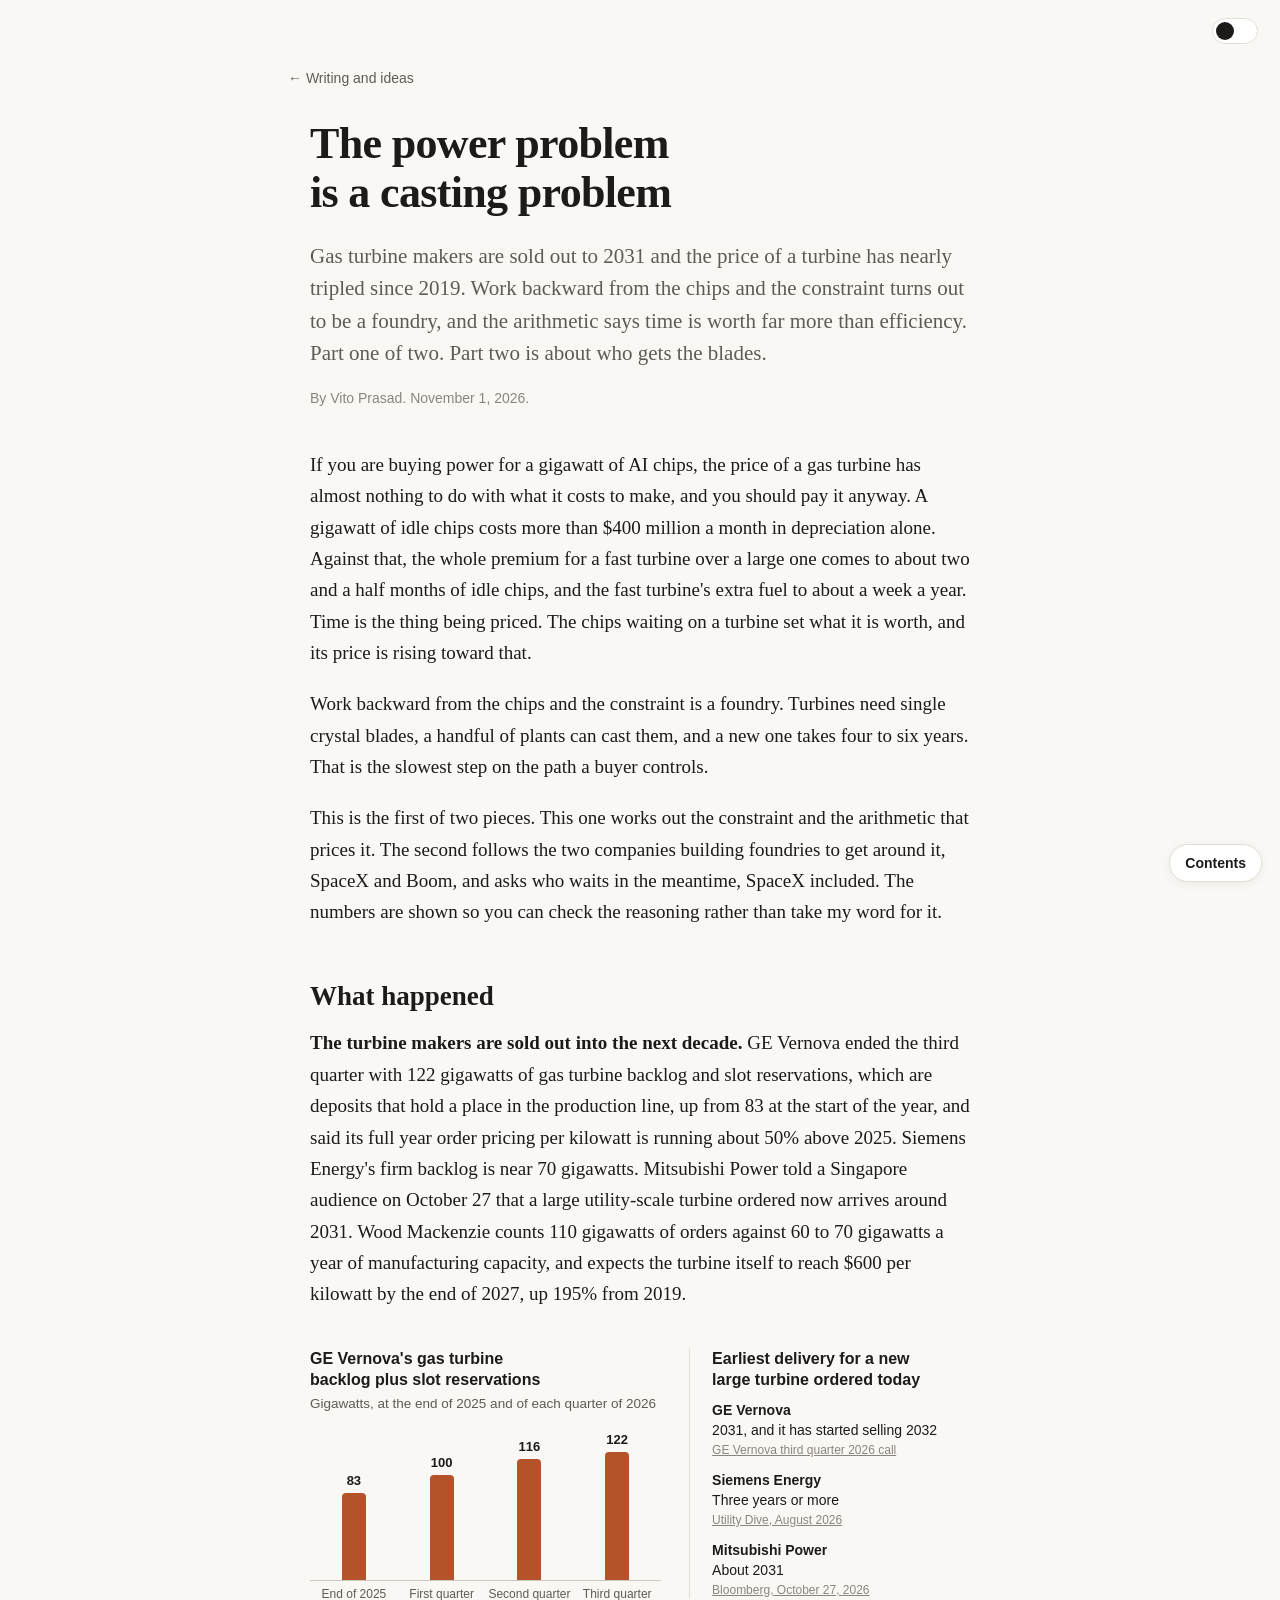
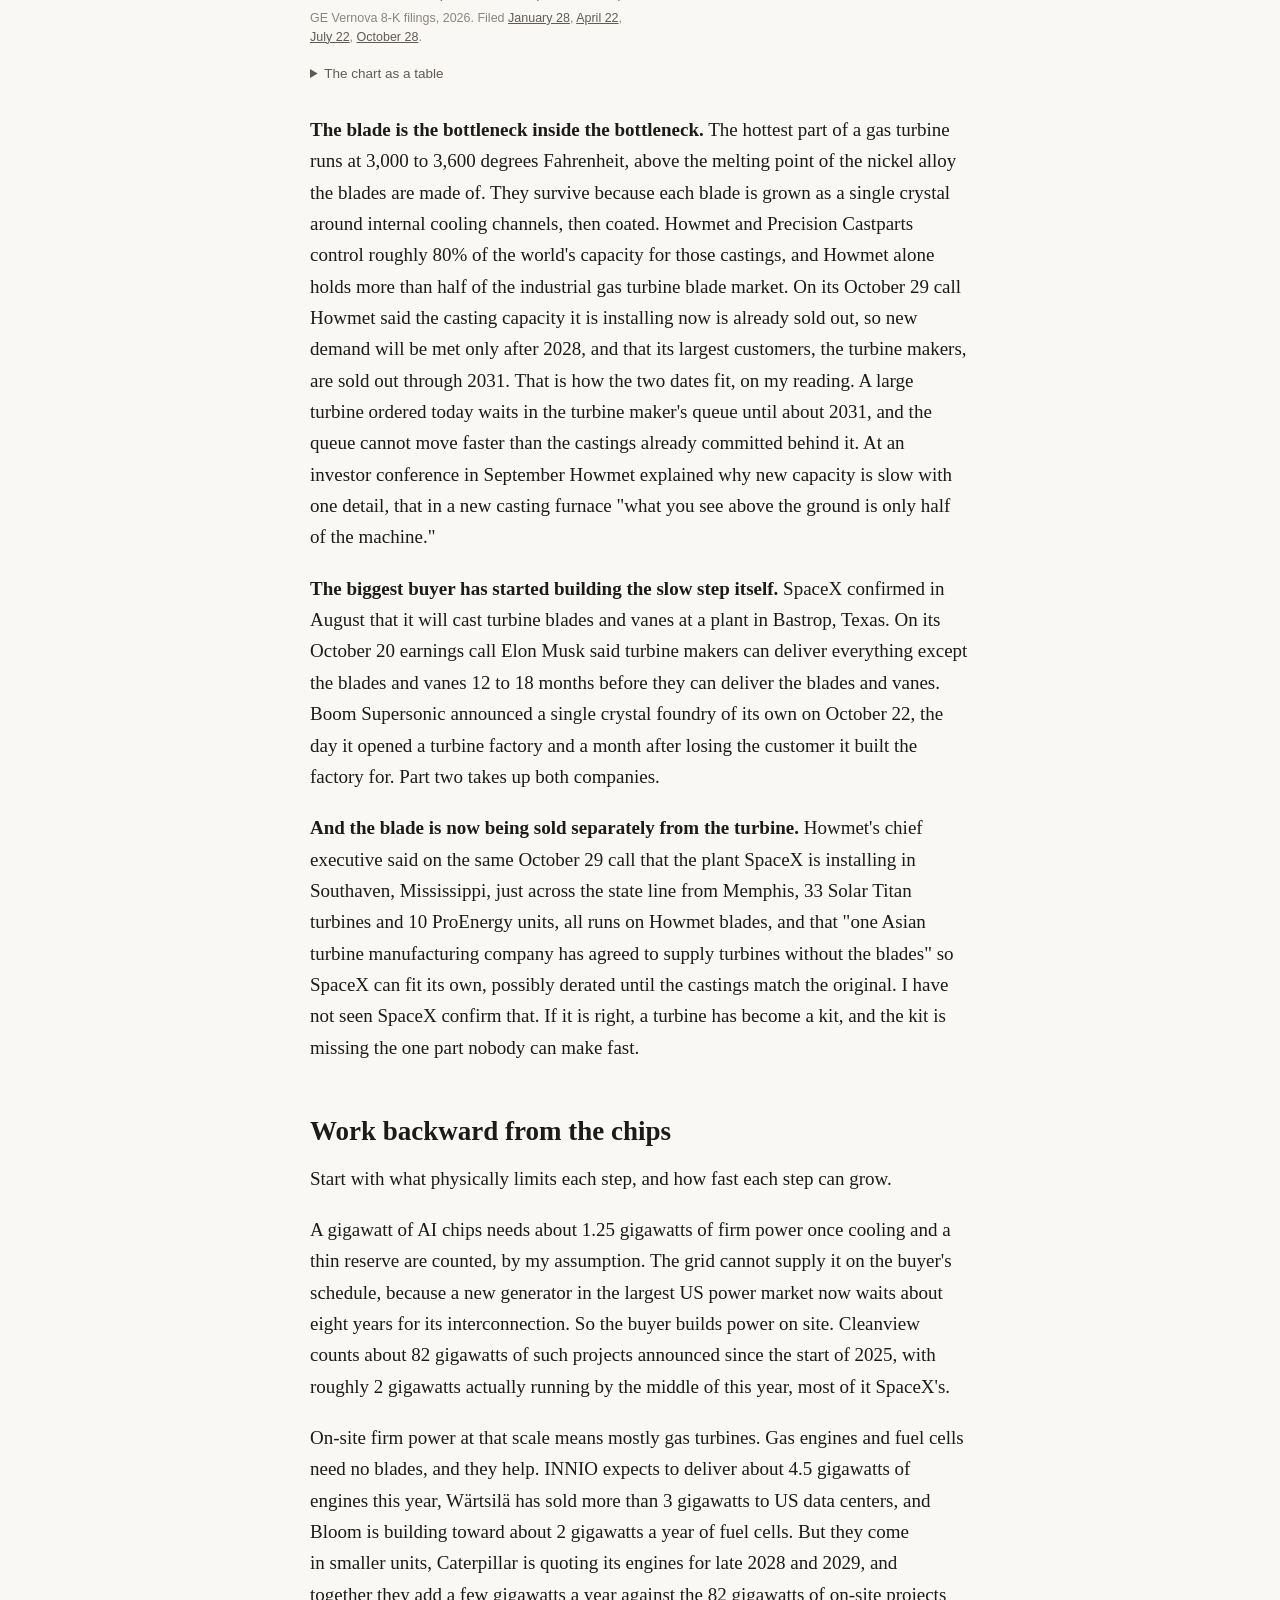
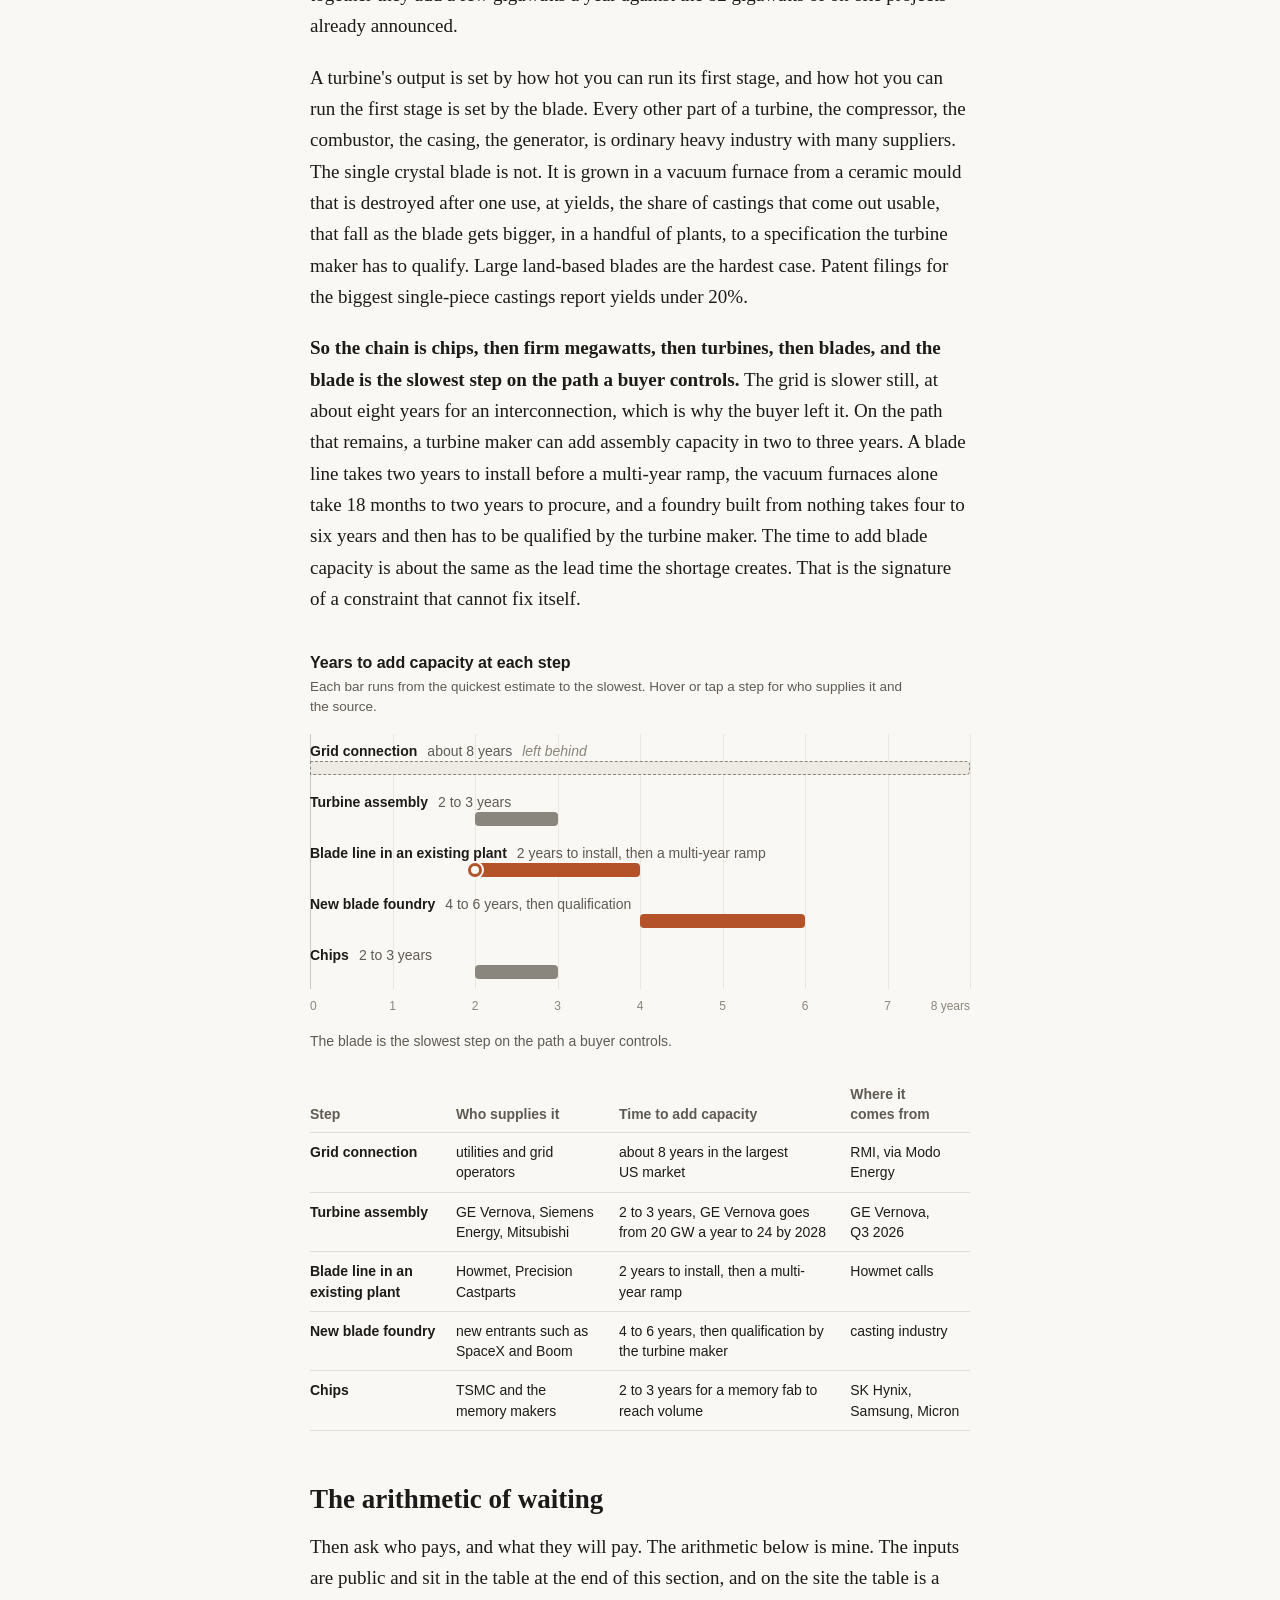
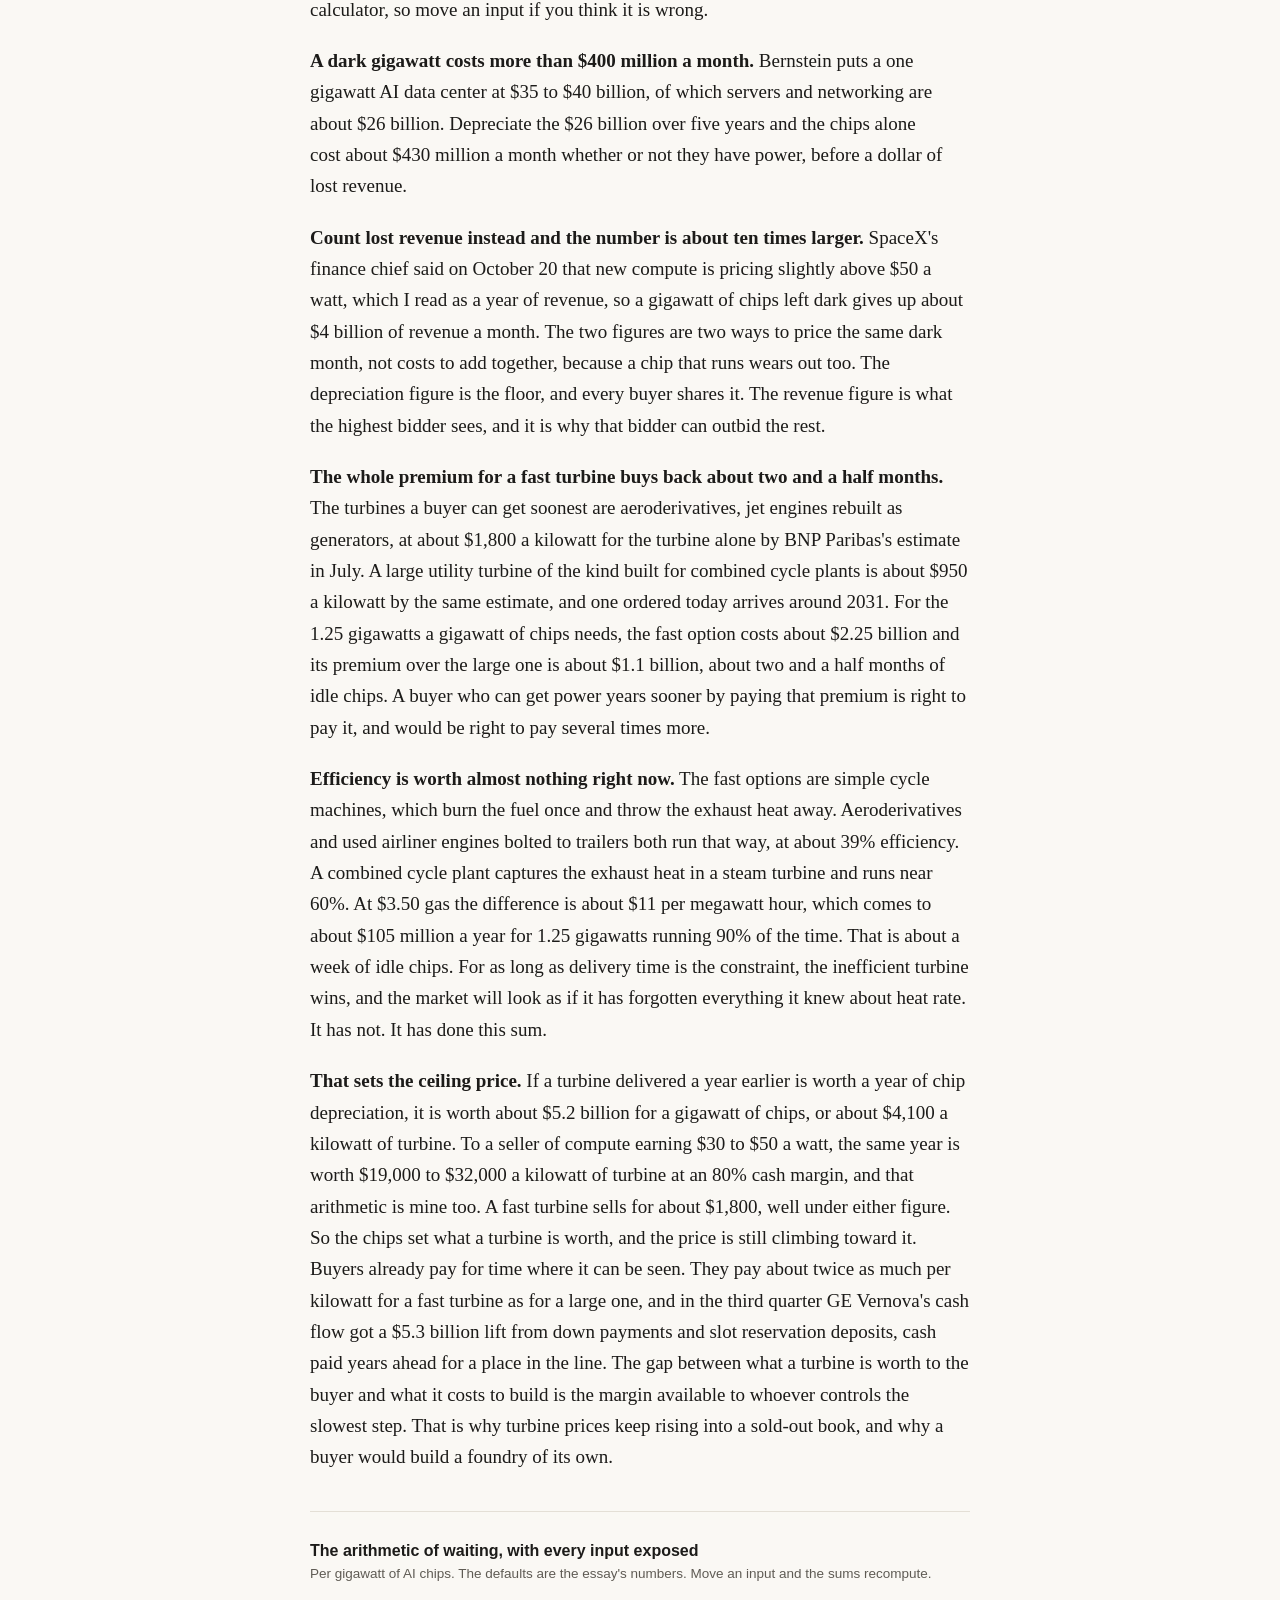
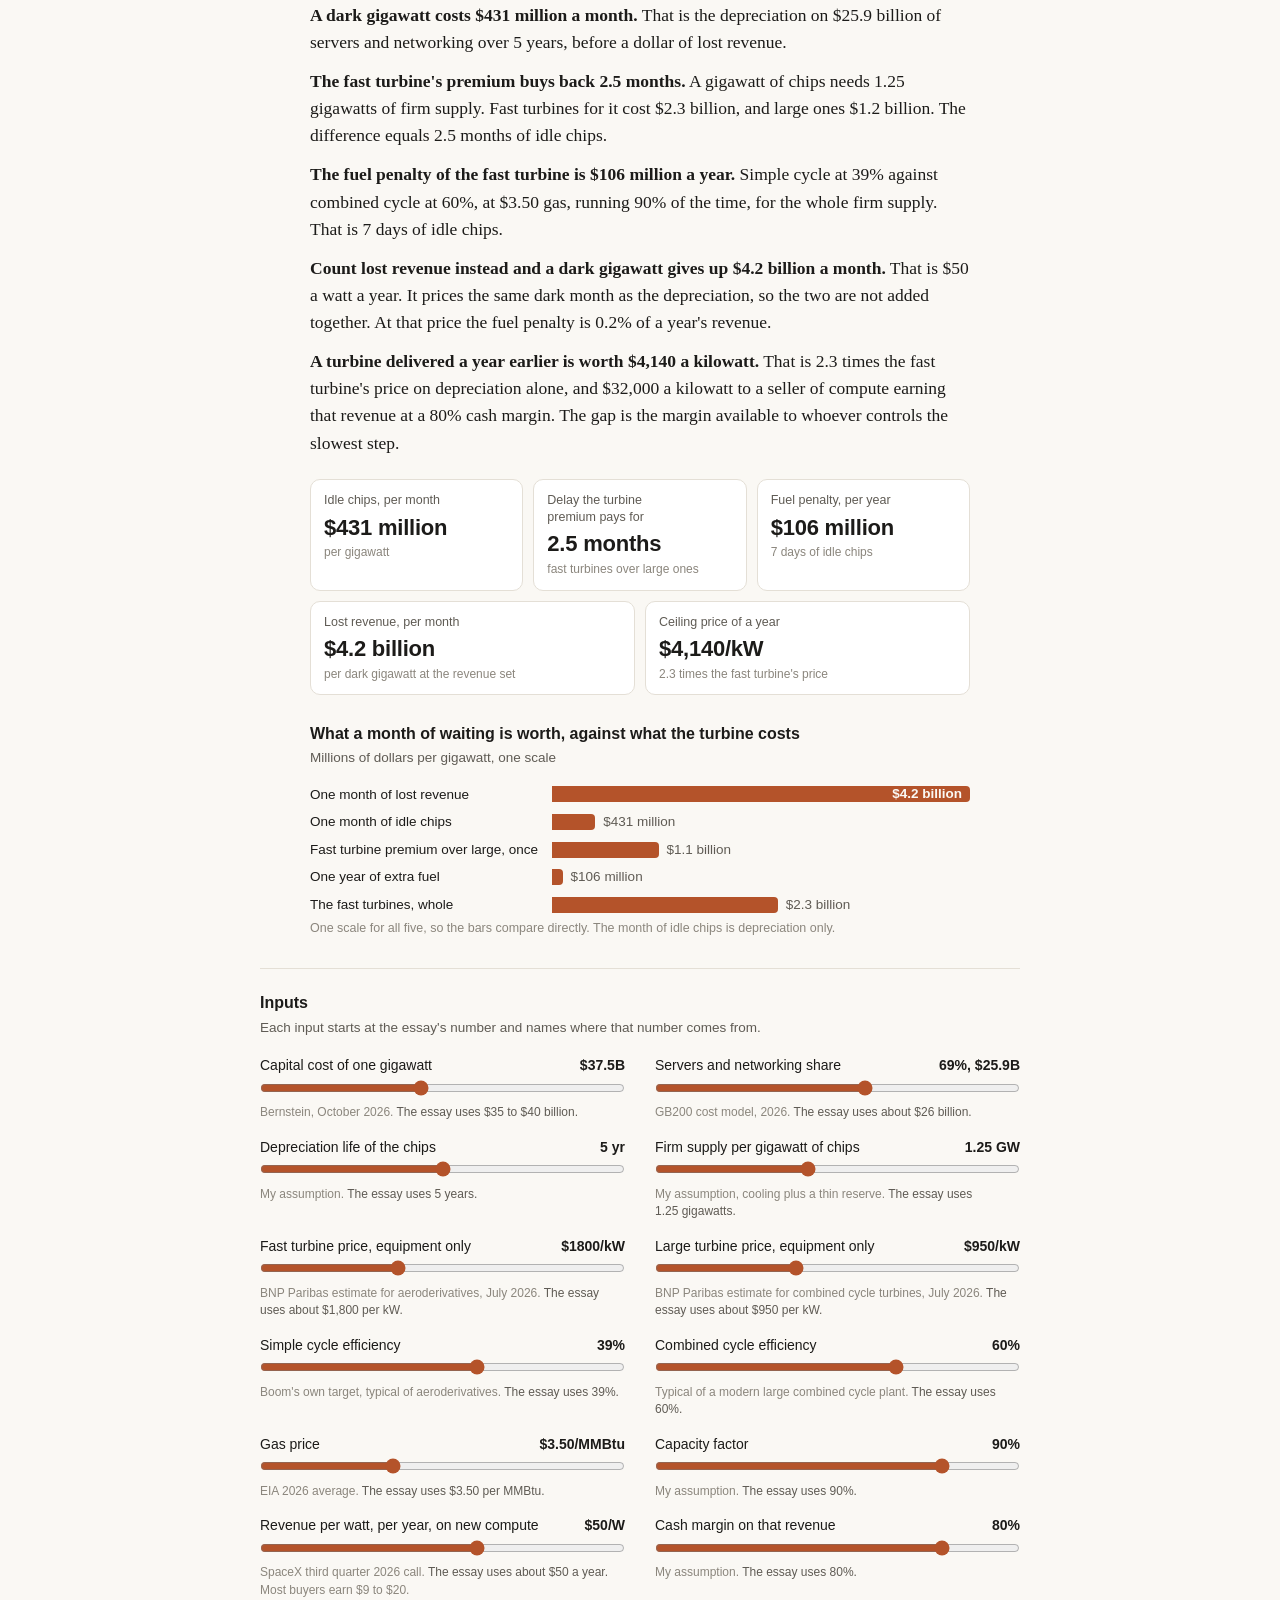
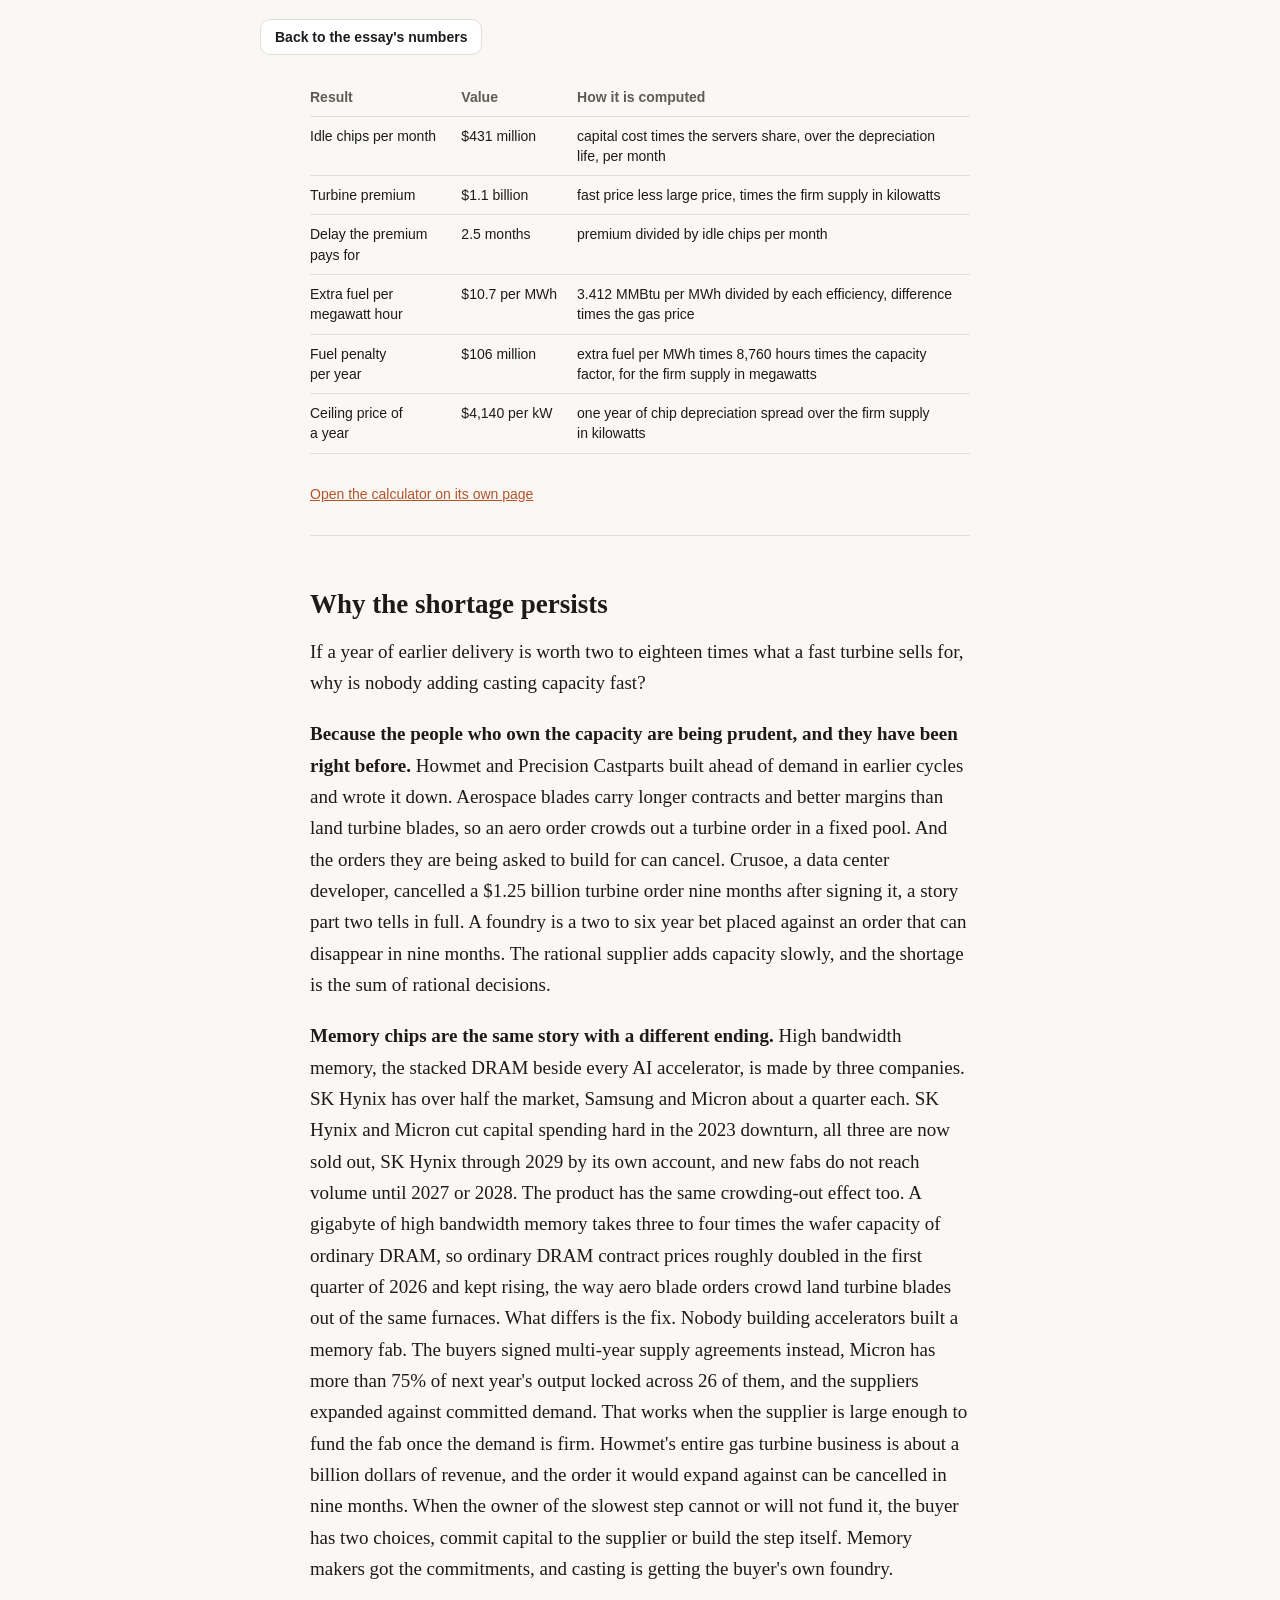
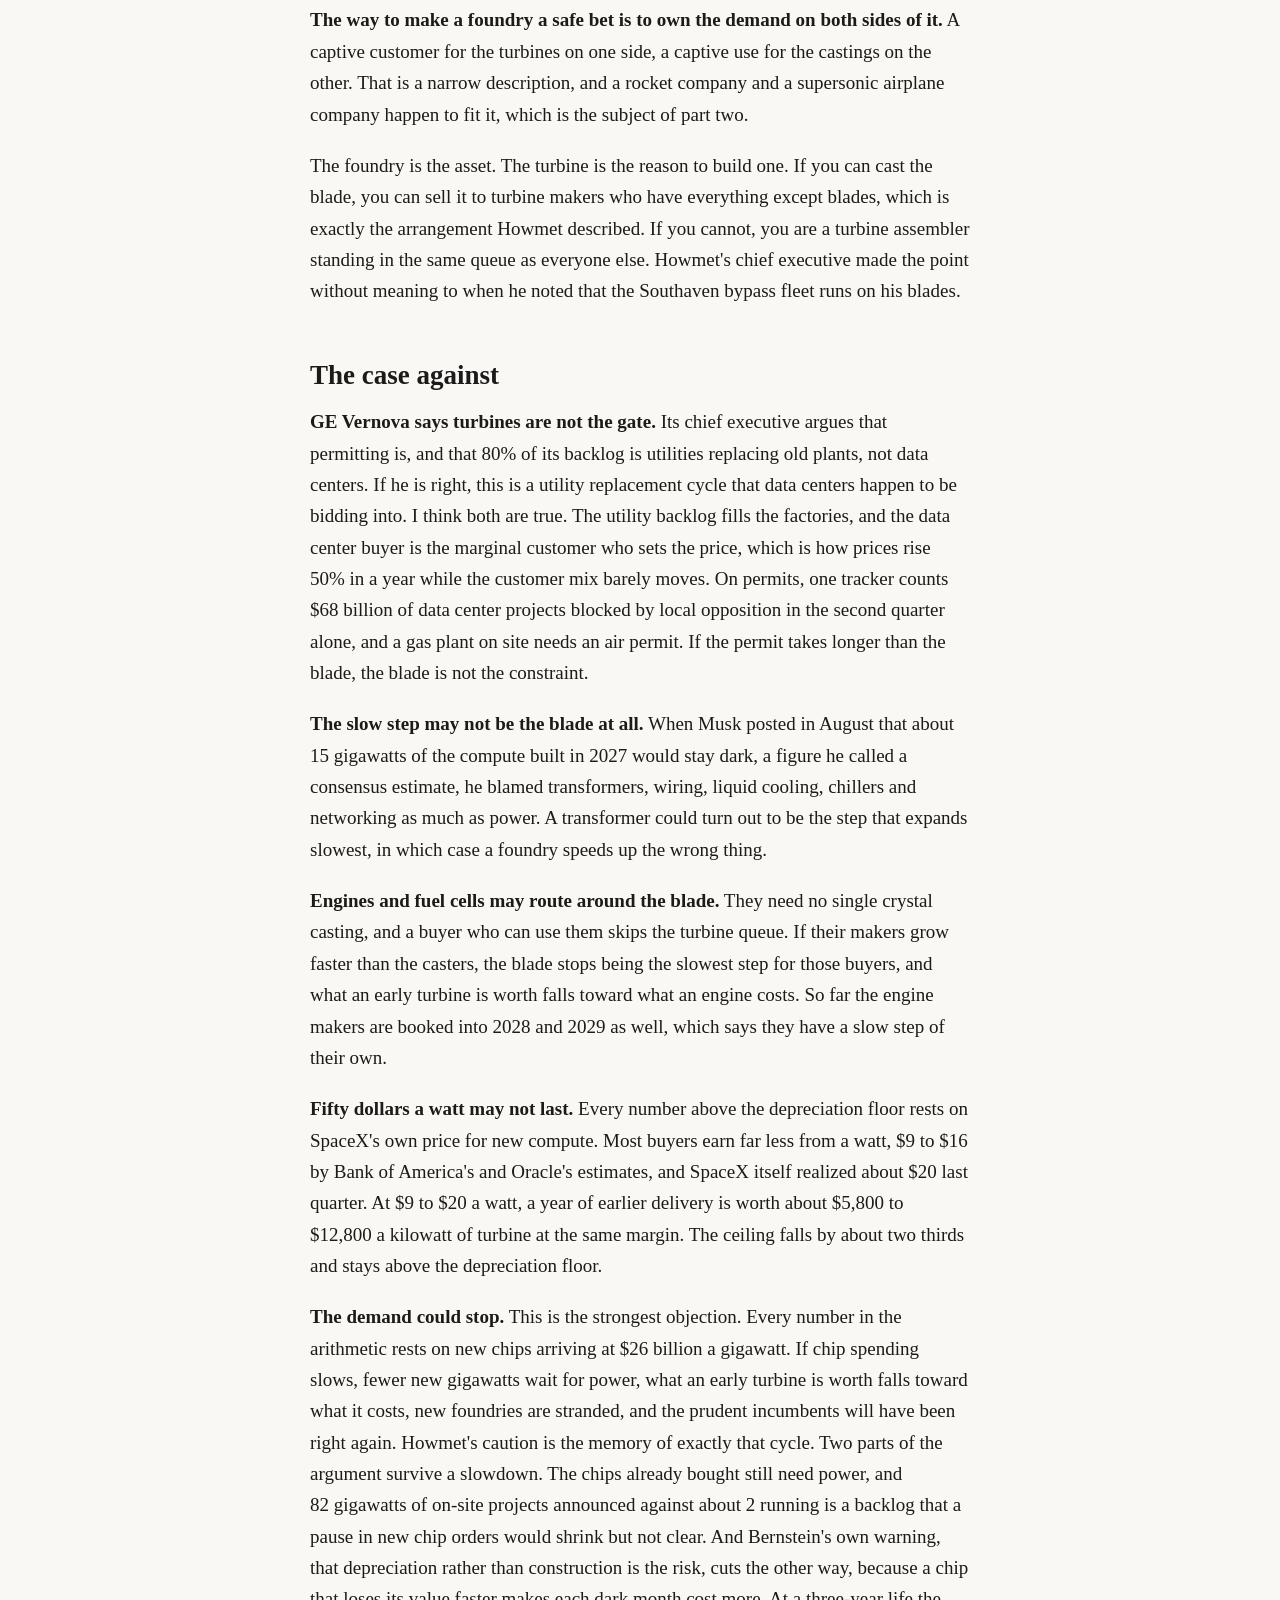
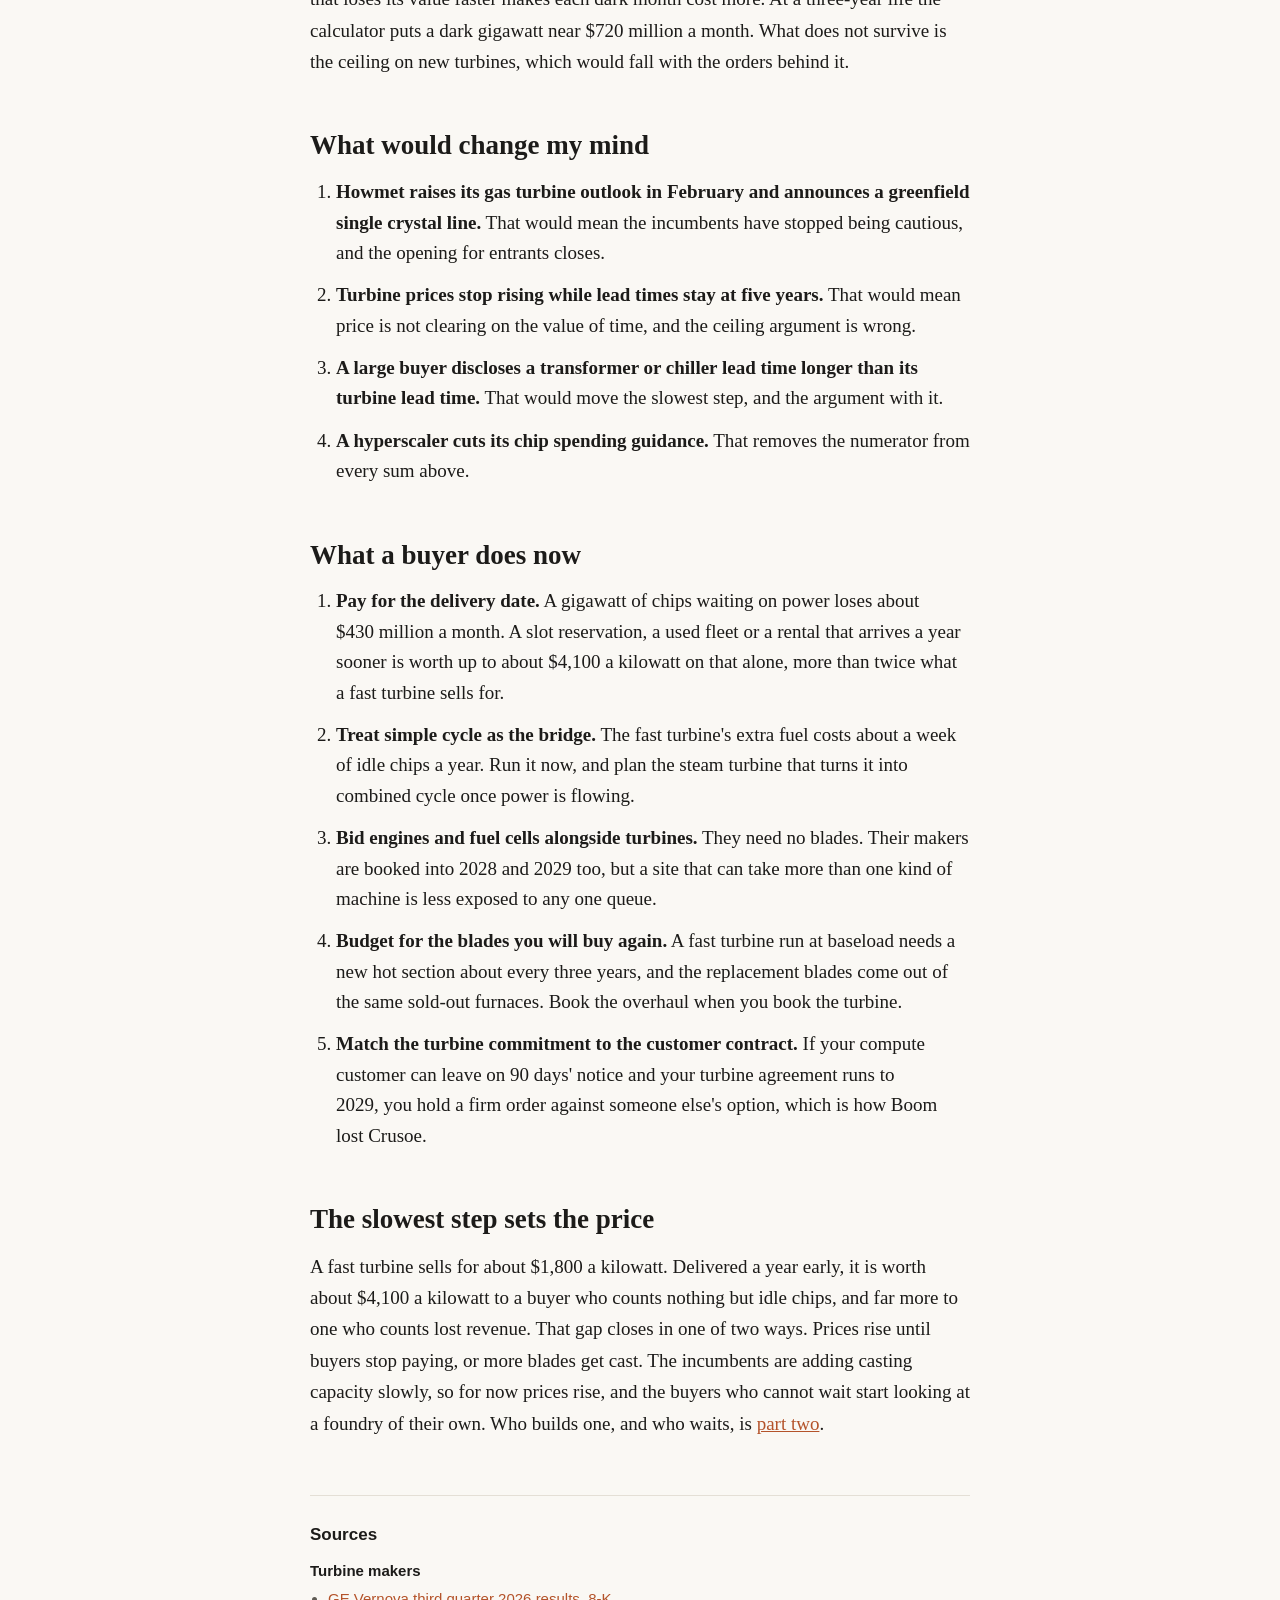
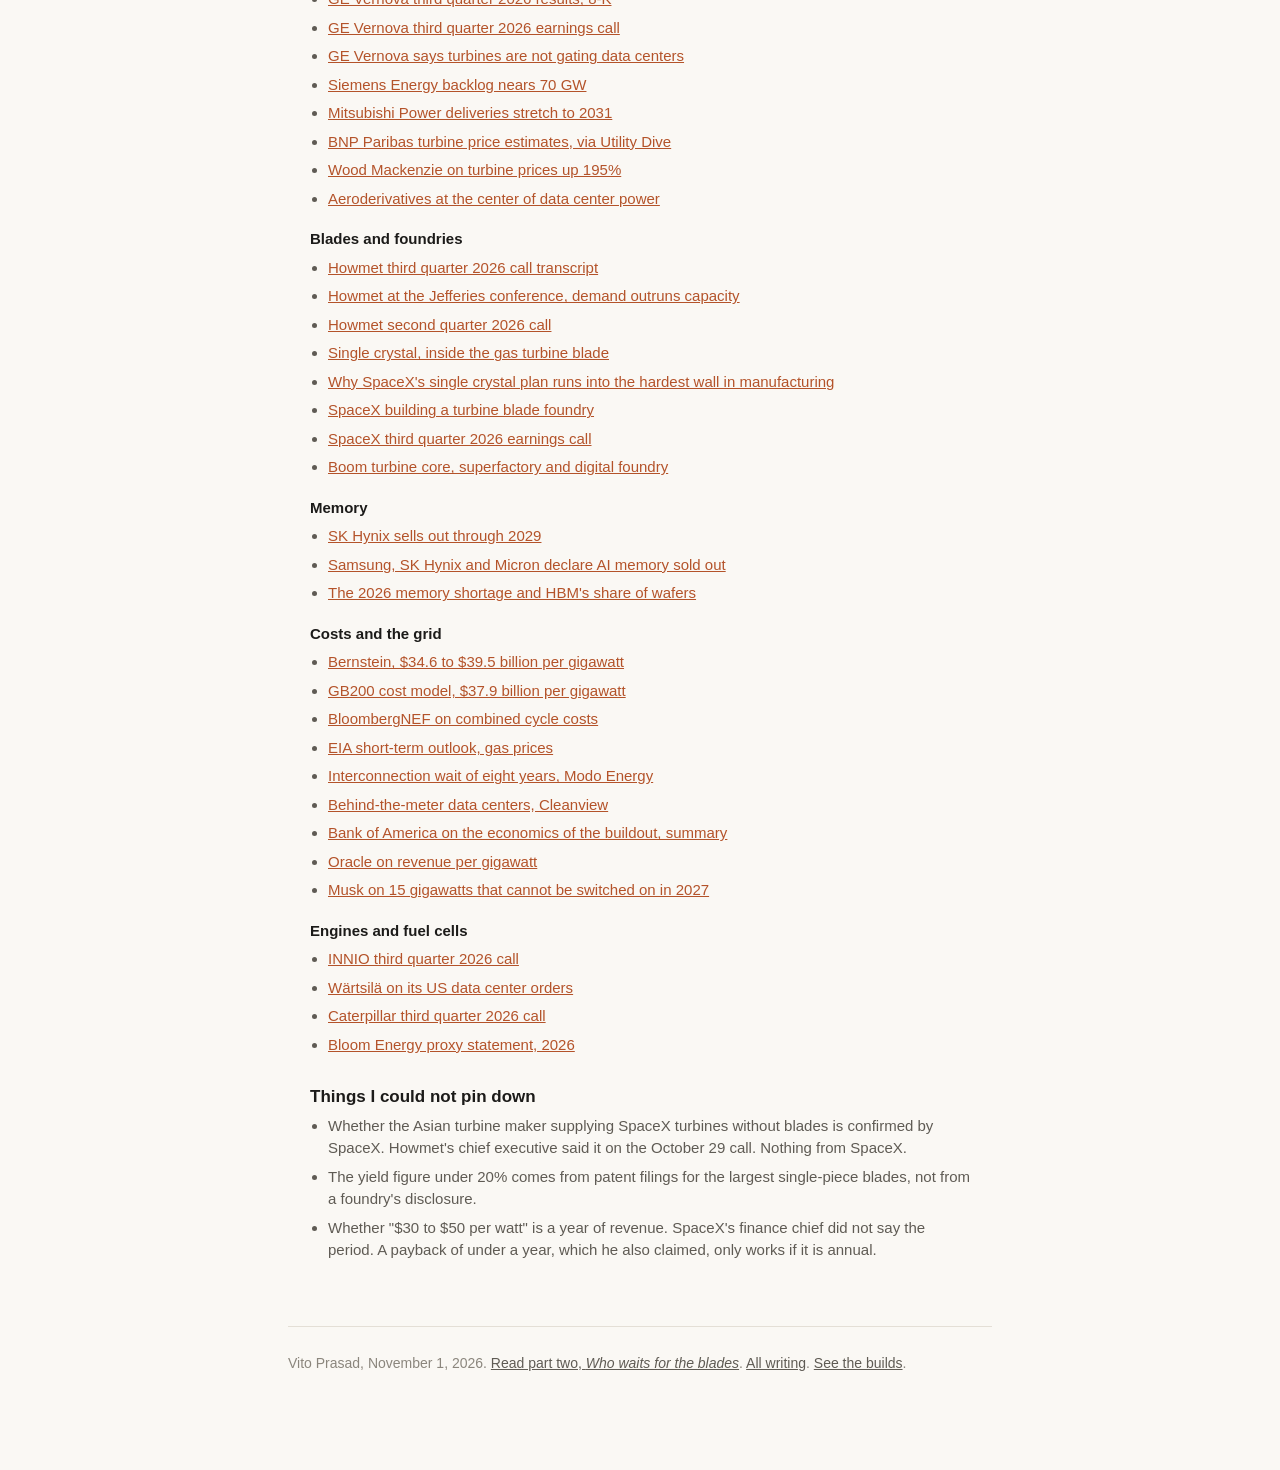
<file: writing/the-power-problem-is-a-casting-problem/index.html>
<!doctype html>
<html lang="en">
<head>
<meta charset="utf-8">
<meta name="viewport" content="width=device-width, initial-scale=1">
<title>The power problem is a casting problem, Vito Prasad</title>
<meta name="description" content="Gas turbine makers are sold out to 2031 and the price of a turbine has nearly tripled since 2019. Work backward from the chips and the constraint turns out to be a foundry, and the arithmetic says time is worth far more than efficiency. Part one of two. Part two is about who gets the blades.">
<link rel="icon" href="data:,">
<script>(function(){try{var t=localStorage.getItem("theme")||(matchMedia("(prefers-color-scheme: dark)").matches?"dark":"light");document.documentElement.dataset.theme=t}catch(e){}})()</script>
<link rel="stylesheet" href="../../site.css">
<style>
  * { box-sizing: border-box; }
  html { -webkit-text-size-adjust: 100%; }
  body { margin: 0; background: var(--paper); color: var(--ink);
         font: 17px/1.6 "Iowan Old Style", "Palatino Linotype", Palatino, Georgia, serif; }
  main { --page-w: 760px; max-width: 760px; margin: 0 auto; padding: 64px 28px 96px; }
  a { color: var(--ink); }
  .back { font: 14px/1 var(--sans); color: var(--muted); text-decoration: none; }
  .back:hover { color: var(--ink); }
  .story { max-width: 660px; margin: 0 auto; }
  .story h1 { font-size: 44px; line-height: 1.12; margin: 28px 0 22px; font-weight: 600; letter-spacing: -.015em; }
  .story .dek { font-size: 21px; line-height: 1.55; color: var(--muted); margin: 0 0 18px; }
  .story .byline { font: 14px/1.5 var(--sans); color: var(--faint); margin: 0 0 40px; }
  .story > p { font-size: 19px; line-height: 1.65; margin: 0 0 20px; }
  .story > h2 { font-size: 27px; line-height: 1.25; margin: 52px 0 14px; font-weight: 600; }
  .story a { color: var(--accent); }
  .story > ol, .story > ul { font-size: 19px; line-height: 1.6; padding-left: 26px; margin: 0 0 20px; }
  .story > ol > li { margin: 0 0 12px; }
  .sources { border-top: 1px solid var(--line); padding-top: 28px; margin-top: 56px; font-family: var(--sans); color: var(--muted); }
  .sources h2 { font: 600 17px/1.3 var(--sans); color: var(--ink); margin: 0 0 6px; }
  .sources h2 + p.group { margin-top: 14px; }
  .sources h2.later { margin-top: 30px; }
  .sources p, .sources ul, .sources li { font-size: 15px; line-height: 1.5; }
  .sources p.group { font-weight: 600; color: var(--ink); margin: 18px 0 6px; }
  .sources ul { padding-left: 18px; margin: 0 0 8px; }
  .sources li { margin: 0 0 6px; }
  .sources a { word-break: break-word; }
  footer { border-top: 1px solid var(--line); padding-top: 26px; margin-top: 64px; font: 14px/1.5 var(--sans); color: var(--faint); }
  footer a { color: var(--muted); }
  @media (max-width: 860px) {
    main { padding: 36px 16px 72px; }
    .story h1 { font-size: 32px; } .story .dek { font-size: 18px; } .story > p, .story > ol, .story > ul { font-size: 17.5px; }
    .story > h2 { font-size: 24px; margin-top: 44px; }
  }

/* The graphics, pull quotes and tables of the essay pages. Built into each page by
   build_essay_pages.py. Colours come only from the variables in site.css, so both
   themes work. Marks are thin, data ends are rounded 4px, labels wear text colours. */

/* ---------- Shared frame ---------- */
.story .graphic { margin: 38px 0 30px; font-family: var(--sans); position: relative; }
.graphic p { margin: 0; }
.graphic .g-title { font: 600 16px/1.35 var(--sans); color: var(--ink); margin: 0 0 3px; }
.graphic .g-sub { font: 13.5px/1.45 var(--sans); color: var(--muted); margin: 0 0 18px; }
.graphic figcaption { font: 14px/1.5 var(--sans); color: var(--muted); margin: 16px 0 0; }
.graphic .g-src { font: 12.5px/1.5 var(--sans); color: var(--faint); margin: 6px 0 0; }
.graphic .g-src a { color: var(--muted); }
.graphic + .table-wrap { margin-top: -6px; }

/* ---------- Tooltip ---------- */
.g-tip { position: absolute; z-index: 20; max-width: 300px; background: var(--card); color: var(--ink); border: 1px solid var(--line);
         border-radius: 10px; padding: 10px 12px; box-shadow: 0 8px 26px var(--shadow); font: 13px/1.45 var(--sans); pointer-events: none; }
.g-tip[hidden] { display: none; }
.g-tip b { display: block; font-size: 15px; font-weight: 600; margin-bottom: 2px; }
.g-tip .k { display: block; color: var(--muted); }
.g-tip .row { display: block; margin-top: 6px; }
.g-tip .row span { display: block; color: var(--faint); font-size: 12px; }
.tipsrc { display: none; }

/* ---------- Horizontal bars on one axis (the constraint chain, the turbine gap) ---------- */
.hplot { position: relative; padding-bottom: 26px; }
.hgrid { position: absolute; left: 0; right: 0; top: 0; bottom: 26px; pointer-events: none; }
.hgrid span { position: absolute; top: 0; bottom: 0; width: 1px; background: var(--chart-grid); left: calc(var(--at) / var(--max) * 100%); }
.hgrid span.zero { background: var(--chart-line); }
.hrow { position: relative; padding: 8px 0 10px; border-radius: 6px; outline-offset: 2px; }
.hrow:focus-visible { outline: 2px solid var(--accent); }
.hlabel { display: flex; flex-wrap: wrap; align-items: baseline; gap: 2px 10px; font: 14px/1.35 var(--sans); margin: 0 0 6px; position: relative; }
.hname { color: var(--ink); font-weight: 600; }
.hval { color: var(--muted); font-variant-numeric: tabular-nums; }
.htag { color: var(--faint); font-style: italic; }
.htrack { position: relative; height: 14px; }
.hbar { position: absolute; top: 0; bottom: 0; left: calc(var(--lo) / var(--max) * 100%); width: calc((var(--hi) - var(--lo)) / var(--max) * 100%);
        background: var(--accent); border-radius: 4px; transform-origin: left center; }
.hbar.from-zero { border-radius: 0 4px 4px 0; }
.hbar.solid-part { border-radius: 0; }
.hbar.range-part { background: var(--accent-light); border-radius: 0 4px 4px 0; margin-left: 2px; width: calc((var(--hi) - var(--lo)) / var(--max) * 100% - 2px); }
.hbar.neutral { background: var(--faint); }
.hbar.ghost { background: var(--info-soft); border: 1.5px dashed var(--faint); }
.hmark { position: absolute; top: 50%; left: calc(var(--at) / var(--max) * 100%); width: 14px; height: 14px; border-radius: 50%;
         transform: translate(-50%, -50%); background: var(--paper); border: 3px solid var(--accent); box-shadow: 0 0 0 2px var(--paper); }
.haxis { position: absolute; left: 0; right: 0; bottom: 0; height: 18px; font: 12px/18px var(--sans); color: var(--faint); font-variant-numeric: tabular-nums; }
.haxis span { position: absolute; left: calc(var(--at) / var(--max) * 100%); transform: translateX(-50%); white-space: nowrap; }
.haxis span.first { transform: none; }
.haxis span.last { transform: translateX(-100%); }
.hrow:hover .hbar, .hrow:focus-visible .hbar { filter: brightness(1.08); }
.hrow:hover .hname { text-decoration: underline; text-decoration-color: var(--line); text-underline-offset: 3px; }

/* ---------- The turbine gap: slider and sentence ---------- */
.gap-ctl { font: 14px/1.4 var(--sans); margin: 0 0 16px; }
.gap-ctl label { display: flex; justify-content: space-between; gap: 10px; margin-bottom: 6px; color: var(--ink); }
.gap-ctl output { font-weight: 600; font-variant-numeric: tabular-nums; }
.gap-ctl input[type=range] { width: 100%; accent-color: var(--accent); margin: 0; }
.gap-ctl .marks { position: relative; height: 18px; font: 12px/18px var(--sans); color: var(--faint); margin: 2px 9px 0; }
.gap-ctl .marks button { position: absolute; left: calc((var(--at) - 40) / 60 * 100%); transform: translateX(-50%); font: inherit; color: inherit;
                         background: none; border: 0; padding: 0 2px; cursor: pointer; white-space: nowrap; }
.gap-ctl .marks button:hover { color: var(--ink); text-decoration: underline; }
.gap-ctl .marks button:first-child { transform: translateX(-20%); }
.gap-ctl .marks button:last-child { transform: translateX(-85%); }
.gap-ctl .note { color: var(--faint); font-size: 12.5px; margin: 6px 0 0; }
.story .graphic .gap-sentence { font: 17.5px/1.55 "Iowan Old Style", "Palatino Linotype", Palatino, Georgia, serif; color: var(--ink); margin: 0 0 18px; }
.gap-sentence b { font-weight: 600; }

/* ---------- Vertical columns (the backlog) ---------- */
.backlog-grid { display: grid; grid-template-columns: minmax(0, 1.25fr) minmax(0, 1fr); gap: 28px; align-items: start; }
.vplot { --h: 128px; display: grid; grid-template-columns: repeat(4, minmax(0, 1fr)); align-items: end; height: calc(var(--h) + 22px);
         border-bottom: 1px solid var(--chart-line); }
.vcol { display: flex; flex-direction: column; align-items: center; justify-content: flex-end; height: 100%; border-radius: 6px; outline-offset: 2px; }
.vcol:focus-visible { outline: 2px solid var(--accent); }
.vval { font: 600 13px/1 var(--sans); color: var(--ink); margin-bottom: 6px; font-variant-numeric: tabular-nums; }
.vbar { width: 24px; height: calc(var(--v) / var(--max) * var(--h)); background: var(--accent); border-radius: 4px 4px 0 0; transform-origin: bottom center; }
.vcol:hover .vbar, .vcol:focus-visible .vbar { filter: brightness(1.08); }
.vlabs { display: grid; grid-template-columns: repeat(4, minmax(0, 1fr)); font: 12px/1.3 var(--sans); color: var(--muted); text-align: center; margin-top: 6px; }
.wait { border-left: 1px solid var(--line); padding-left: 22px; }
.wait dl { margin: 10px 0 0; font: 14px/1.4 var(--sans); }
.wait dt { color: var(--ink); font-weight: 600; margin: 12px 0 1px; }
.wait dt:first-child { margin-top: 0; }
.wait dd { margin: 0; color: var(--ink); }
.wait dd a { display: block; color: var(--faint); font-size: 12px; margin-top: 1px; }

/* ---------- Table views ---------- */
.table-wrap { margin: 10px 0 30px; }
.story table { width: 100%; border-collapse: collapse; font: 14px/1.45 var(--sans); }
.story th { text-align: left; font-weight: 600; color: var(--muted); padding: 8px 10px; border-bottom: 1px solid var(--line); vertical-align: bottom; }
.story td { padding: 9px 10px; border-bottom: 1px solid var(--line); vertical-align: top; font-variant-numeric: tabular-nums; }
.story th:first-child, .story td:first-child { padding-left: 0; }
.story td:first-child { color: var(--ink); font-weight: 600; }
details.table-view { margin: 18px 0 0; font: 13.5px/1.45 var(--sans); }
details.table-view summary { cursor: pointer; color: var(--muted); }
details.table-view summary:hover { color: var(--ink); }
details.table-view table { margin-top: 10px; font-size: 13.5px; }
details.table-view td:first-child { font-weight: 400; }

/* ---------- The calculator ---------- */
.calc { border-top: 1px solid var(--line); border-bottom: 1px solid var(--line); padding: 28px 0 30px; }
.story .graphic .calc-sentences p { font: 17.5px/1.55 "Iowan Old Style", "Palatino Linotype", Palatino, Georgia, serif; color: var(--ink); margin: 0 0 12px; }
.calc-sentences b { font-weight: 600; }
/* Five tiles, three over two. */
.tiles { display: grid; grid-template-columns: repeat(6, minmax(0, 1fr)); gap: 10px; margin: 22px 0 6px; }
.tile { grid-column: span 2; }
.tile:nth-child(n+4) { grid-column: span 3; }
.tile { background: var(--card); border: 1px solid var(--line); border-radius: 10px; padding: 12px 13px; }
.story .graphic .tile .label { font: 12.5px/1.35 var(--sans); color: var(--muted); margin: 0 0 6px; }
.story .graphic .tile .value { font: 600 22px/1.15 var(--sans); letter-spacing: -.01em; margin: 0; }
.story .graphic .tile .sub { font: 12px/1.4 var(--sans); color: var(--faint); margin: 4px 0 0; }
.calc-bars { margin: 28px 0 0; }
.cbars { display: grid; gap: 10px; }
.cbar { display: grid; grid-template-columns: 230px minmax(0, 1fr); gap: 12px; align-items: center; font: 13.5px/1.3 var(--sans); }
.cbar .name { color: var(--ink); }
.cbar .track { position: relative; height: 16px; }
.cbar .fill { position: absolute; left: 0; top: 0; bottom: 0; background: var(--accent); border-radius: 0 4px 4px 0; min-width: 2px; transition: width .25s ease; }
.cbar .val { position: absolute; left: calc(var(--w) + 8px); top: 0; line-height: 16px; font-variant-numeric: tabular-nums; color: var(--muted); white-space: nowrap; }
.cbar .val.inside { left: auto; right: calc(100% - var(--w) + 8px); color: var(--paper); font-weight: 600; }
.calc-inputs { border-top: 1px solid var(--line); margin-top: 30px; padding-top: 24px; }
.story .graphic .calc-inputs h3 { font: 600 16px/1.3 var(--sans); margin: 0 0 4px; }
.story .graphic .calc-inputs .intro { font: 13.5px/1.5 var(--sans); color: var(--muted); margin: 0 0 18px; }
.cgrid { display: grid; grid-template-columns: 1fr 1fr; gap: 16px 30px; }
.ctl { font: 14px/1.4 var(--sans); }
.ctl label { display: flex; justify-content: space-between; gap: 10px; margin-bottom: 4px; }
.ctl label span:last-child { font-variant-numeric: tabular-nums; color: var(--ink); font-weight: 600; white-space: nowrap; }
.ctl input[type=range] { width: 100%; accent-color: var(--accent); margin: 0; }
.ctl small { display: block; color: var(--faint); font-size: 12px; line-height: 1.45; margin-top: 3px; }
.ctl small .essay { color: var(--muted); }
.calc-reset { font: 600 14px/1 var(--sans); padding: 10px 14px; border-radius: 10px; border: 1px solid var(--line); background: var(--card); color: var(--ink);
              cursor: pointer; margin-top: 20px; }
.calc-reset:hover { border-color: var(--ink); }
.calc table { margin-top: 24px; }
.calc td:first-child { font-weight: 400; }
.calc td:nth-child(2) { white-space: nowrap; }
.story .graphic .calc-open { font: 14px/1.5 var(--sans); margin: 18px 0 0; }
.calc-open a { color: var(--accent); }
@media (min-width: 900px) {
  /* The inputs may use the page's full width, 50px past the story column on each side. */
  .calc-inputs { margin-left: -50px; margin-right: -50px; }
}

/* ---------- Pull quote and the embedded post ---------- */
.pull { margin: 34px 0 36px; padding: 2px 0 2px 24px; border-left: 3px solid var(--accent); }
.pull blockquote { margin: 0; }
.story .pull blockquote p { font-size: 25px; line-height: 1.38; letter-spacing: -.005em; color: var(--ink); margin: 0 0 12px; }
.pull figcaption { font: 14px/1.5 var(--sans); color: var(--muted); }
.pull figcaption a { color: var(--muted); }
.x-post { margin: 30px 0 34px; display: flex; justify-content: center; }
.x-post > * { margin-left: auto !important; margin-right: auto !important; }
/* The post's frame declares no colour scheme. Matching it keeps the browser from painting a white backdrop behind it in the dark theme. */
.x-post iframe { color-scheme: normal; }
.story blockquote.twitter-tweet { margin: 0; max-width: 550px; width: 100%; background: var(--card); border: 1px solid var(--line); border-radius: 12px;
                                  padding: 16px 20px; font: 15px/1.5 var(--sans); color: var(--muted); }
.story blockquote.twitter-tweet p { font: 17px/1.5 var(--sans); color: var(--ink); margin: 0 0 10px; }
.story blockquote.twitter-tweet a { color: var(--accent); }

/* ---------- Motion, only for people who have not asked for less ---------- */
@media (prefers-reduced-motion: no-preference) {
  .graphic.anim .hbar, .graphic.anim .hmark { transition: transform .6s cubic-bezier(.2, .7, .2, 1), opacity .4s ease; }
  .graphic.anim .vbar { transition: transform .6s cubic-bezier(.2, .7, .2, 1); }
  .graphic.anim:not(.shown) .hbar { transform: scaleX(0); }
  .graphic.anim:not(.shown) .hmark { opacity: 0; }
  .graphic.anim:not(.shown) .vbar { transform: scaleY(0); }
  .gap .hbar { transition: width .25s ease, transform .6s cubic-bezier(.2, .7, .2, 1); }
}
@media (prefers-reduced-motion: reduce) {
  .cbar .fill { transition: none; }
}

/* ---------- Phones ---------- */
@media (max-width: 640px) {
  .backlog-grid { grid-template-columns: 1fr; gap: 22px; }
  .wait { border-left: 0; padding-left: 0; border-top: 1px solid var(--line); padding-top: 16px; }
  .cgrid { grid-template-columns: 1fr; }
  .tiles { grid-template-columns: 1fr 1fr; }
  .tile, .tile:nth-child(n+4) { grid-column: auto; }
  .tile:last-child { grid-column: span 2; }
  .haxis span.odd { display: none; }
  .cbar { grid-template-columns: 1fr; gap: 4px; }
  .story .pull blockquote p { font-size: 21px; }
  .pull { padding-left: 18px; }
  /* Tables become one card per row, each cell keeping its column name. */
  .story .table-wrap table, .story .table-wrap tbody, .story .table-wrap tr, .story .table-wrap td { display: block; width: 100%; }
  .story .table-wrap thead { position: absolute; width: 1px; height: 1px; overflow: hidden; clip: rect(0 0 0 0); }
  .story .table-wrap tr { border-bottom: 1px solid var(--line); padding: 10px 0 8px; }
  .story .table-wrap tr:first-child { border-top: 1px solid var(--line); }
  .story .table-wrap td { border: 0; padding: 2px 0; }
  .story .table-wrap td::before { content: attr(data-label); display: block; font-size: 12px; font-weight: 400; color: var(--faint); }
  .story .table-wrap td:first-child::before { display: none; }
  .story .table-wrap td:first-child { font-size: 15px; padding-bottom: 4px; }
}
@media print { .g-tip { display: none !important; } }
</style>
</head>
<body>
<main>
<a class="back" href="../">&larr; Writing and ideas</a>

<article class="story">
  <h1>The power problem is a casting problem</h1>
  <p class="dek">Gas turbine makers are sold out to 2031 and the price of a turbine has nearly tripled since 2019. Work backward from the chips and the constraint turns out to be a foundry, and the arithmetic says time is worth far more than efficiency. Part one of two. Part two is about who gets the blades.</p>
  <p class="byline">By Vito Prasad. November 1, 2026.</p>
  <p>If you are buying power for a gigawatt of AI chips, the price of a gas turbine has almost nothing to do with what it costs to make, and you should pay it anyway. A gigawatt of idle chips costs more than $400&nbsp;million a month in depreciation alone. Against that, the whole premium for a fast turbine over a large one comes to about two and a half months of idle chips, and the fast turbine's extra fuel to about a week a year. Time is the thing being priced. The chips waiting on a turbine set what it is worth, and its price is rising toward that.</p>
  <p>Work backward from the chips and the constraint is a foundry. Turbines need single crystal blades, a handful of plants can cast them, and a new one takes four to six years. That is the slowest step on the path a buyer controls.</p>
  <p>This is the first of two pieces. This one works out the constraint and the arithmetic that prices it. The second follows the two companies building foundries to get around it, SpaceX and Boom, and asks who waits in the meantime, SpaceX included. The numbers are shown so you can check the reasoning rather than take my word for it.</p>
  <h2 id="what-happened">What happened</h2>
  <p><strong>The turbine makers are sold out into the next decade.</strong> GE Vernova ended the third quarter with 122&nbsp;gigawatts of gas turbine backlog and slot reservations, which are deposits that hold a place in the production line, up from 83 at the start of the year, and said its full year order pricing per kilowatt is running about 50% above 2025. Siemens Energy's firm backlog is near 70&nbsp;gigawatts. Mitsubishi Power told a Singapore audience on October 27 that a large utility-scale turbine ordered now arrives around 2031. Wood Mackenzie counts 110&nbsp;gigawatts of orders against 60 to 70&nbsp;gigawatts a year of manufacturing capacity, and expects the turbine itself to reach $600 per kilowatt by the end of 2027, up 195% from 2019.</p>
  <figure class="graphic backlog grows" id="turbine-backlog" aria-label="GE Vernova gas turbine backlog plus slot reservations, by quarter"><div class="backlog-grid"><div class="backlog-chart"><p class="g-title">GE Vernova's gas turbine backlog plus slot reservations</p><p class="g-sub">Gigawatts, at the end of 2025 and of each quarter of 2026</p><div class="vplot" style="--max:122"><div class="vcol" tabindex="0" data-tip><span class="vval">83</span><span class="vbar" style="--v:83"></span><span class="tipsrc"><b>End of 2025</b><span class="k">83 GW at the end of 2025</span><span class="row"><span>Where it comes from</span>GE Vernova 8-K, filed January 28, 2026</span></span></div><div class="vcol" tabindex="0" data-tip><span class="vval">100</span><span class="vbar" style="--v:100"></span><span class="tipsrc"><b>First quarter</b><span class="k">100 GW at the first quarter of 2026, up 17 from the quarter before</span><span class="row"><span>Where it comes from</span>GE Vernova 8-K, filed April 22, 2026</span></span></div><div class="vcol" tabindex="0" data-tip><span class="vval">116</span><span class="vbar" style="--v:116"></span><span class="tipsrc"><b>Second quarter</b><span class="k">116 GW at the second quarter of 2026, up 16 from the quarter before</span><span class="row"><span>Where it comes from</span>GE Vernova 8-K, filed July 22, 2026</span></span></div><div class="vcol" tabindex="0" data-tip><span class="vval">122</span><span class="vbar" style="--v:122"></span><span class="tipsrc"><b>Third quarter</b><span class="k">122 GW at the third quarter of 2026, up 6 from the quarter before</span><span class="row"><span>Where it comes from</span>GE Vernova 8-K, filed October 28, 2026</span></span></div></div><div class="vlabs" aria-hidden="true"><span>End of 2025</span><span>First quarter</span><span>Second quarter</span><span>Third quarter</span></div><p class="g-src">GE Vernova 8-K filings, 2026. Filed <a href="https://www.sec.gov/Archives/edgar/data/1996810/000199681026000012/gevpressrelease4q25.htm" target="_blank" rel="noopener">January&nbsp;28</a>, <a href="https://www.sec.gov/Archives/edgar/data/1996810/000199681026000063/gevpressrelease1q26.htm" target="_blank" rel="noopener">April&nbsp;22</a>, <a href="https://www.sec.gov/Archives/edgar/data/1996810/000199681026000147/gevpressrelease2q26.htm" target="_blank" rel="noopener">July&nbsp;22</a>, <a href="https://www.sec.gov/Archives/edgar/data/0001996810/000199681026000162/gev3q2026form8-k10282026.pdf" target="_blank" rel="noopener">October&nbsp;28</a>.</p></div><div class="wait"><p class="g-title">Earliest delivery for a new large turbine ordered today</p><dl><dt>GE Vernova</dt><dd>2031, and it has started selling 2032<a href="https://www.fool.com/earnings/call-transcripts/2026/10/28/ge-vernova-gev-q3-2026-earnings-call-transcript/" target="_blank" rel="noopener">GE Vernova third quarter 2026 call</a></dd><dt>Siemens Energy</dt><dd>Three years or more<a href="https://www.utilitydive.com/news/siemens-gas-turbine-backlog-nears-70-gw-as-company-expands-manufacturing/827390/" target="_blank" rel="noopener">Utility Dive, August 2026</a></dd><dt>Mitsubishi Power</dt><dd>About 2031<a href="https://www.energyconnects.com/news/renewables/2026/october/high-demand-for-gas-turbines-is-pushing-out-deliveries-to-2031-mitsubishi-power-says/" target="_blank" rel="noopener">Bloomberg, October 27, 2026</a></dd></dl></div></div><details class="table-view"><summary>The chart as a table</summary><table><thead><tr><th>At</th><th>Gigawatts</th><th>Source</th></tr></thead><tbody><tr><td>The end of 2025</td><td>83</td><td><a href="https://www.sec.gov/Archives/edgar/data/1996810/000199681026000012/gevpressrelease4q25.htm" target="_blank" rel="noopener"><span class="nobr">8-K</span>, January 28, 2026</a></td></tr><tr><td>The first quarter of 2026</td><td>100</td><td><a href="https://www.sec.gov/Archives/edgar/data/1996810/000199681026000063/gevpressrelease1q26.htm" target="_blank" rel="noopener"><span class="nobr">8-K</span>, April 22, 2026</a></td></tr><tr><td>The second quarter of 2026</td><td>116</td><td><a href="https://www.sec.gov/Archives/edgar/data/1996810/000199681026000147/gevpressrelease2q26.htm" target="_blank" rel="noopener"><span class="nobr">8-K</span>, July 22, 2026</a></td></tr><tr><td>The third quarter of 2026</td><td>122</td><td><a href="https://www.sec.gov/Archives/edgar/data/0001996810/000199681026000162/gev3q2026form8-k10282026.pdf" target="_blank" rel="noopener"><span class="nobr">8-K</span>, October 28, 2026</a></td></tr></tbody></table></details></figure>
  <p><strong>The blade is the bottleneck inside the bottleneck.</strong> The hottest part of a gas turbine runs at 3,000 to 3,600 degrees Fahrenheit, above the melting point of the nickel alloy the blades are made of. They survive because each blade is grown as a single crystal around internal cooling channels, then coated. Howmet and Precision Castparts control roughly 80% of the world's capacity for those castings, and Howmet alone holds more than half of the industrial gas turbine blade market. On its October 29 call Howmet said the casting capacity it is installing now is already sold out, so new demand will be met only after 2028, and that its largest customers, the turbine makers, are sold out through 2031. That is how the two dates fit, on my reading. A large turbine ordered today waits in the turbine maker's queue until about 2031, and the queue cannot move faster than the castings already committed behind it. At an investor conference in September Howmet explained why new capacity is slow with one detail, that in a new casting furnace "what you see above the ground is only half of the machine."</p>
  <p><strong>The biggest buyer has started building the slow step itself.</strong> SpaceX confirmed in August that it will cast turbine blades and vanes at a plant in Bastrop, Texas. On its October 20 earnings call Elon Musk said turbine makers can deliver everything except the blades and vanes 12 to 18 months before they can deliver the blades and vanes. Boom Supersonic announced a single crystal foundry of its own on October 22, the day it opened a turbine factory and a month after losing the customer it built the factory for. Part two takes up both companies.</p>
  <p><strong>And the blade is now being sold separately from the turbine.</strong> Howmet's chief executive said on the same October 29 call that the plant SpaceX is installing in Southaven, Mississippi, just across the state line from Memphis, 33 Solar Titan turbines and 10 ProEnergy units, all runs on Howmet blades, and that "one Asian turbine manufacturing company has agreed to supply turbines without the blades" so SpaceX can fit its own, possibly derated until the castings match the original. I have not seen SpaceX confirm that. If it is right, a turbine has become a kit, and the kit is missing the one part nobody can make fast.</p>
  <h2 id="work-backward-from-the-chips">Work backward from the chips</h2>
  <p>Start with what physically limits each step, and how fast each step can grow.</p>
  <p>A gigawatt of AI chips needs about 1.25&nbsp;gigawatts of firm power once cooling and a thin reserve are counted, by my assumption. The grid cannot supply it on the buyer's schedule, because a new generator in the largest US power market now waits about eight years for its interconnection. So the buyer builds power on site. Cleanview counts about 82&nbsp;gigawatts of such projects announced since the start of 2025, with roughly 2&nbsp;gigawatts actually running by the middle of this year, most of it SpaceX's.</p>
  <p>On-site firm power at that scale means mostly gas turbines. Gas engines and fuel cells need no blades, and they help. INNIO expects to deliver about 4.5&nbsp;gigawatts of engines this year, Wärtsilä has sold more than 3&nbsp;gigawatts to US data centers, and Bloom is building toward about 2&nbsp;gigawatts a year of fuel cells. But they come in smaller units, Caterpillar is quoting its engines for late 2028 and 2029, and together they add a few gigawatts a year against the 82&nbsp;gigawatts of on-site projects already announced.</p>
  <p>A turbine's output is set by how hot you can run its first stage, and how hot you can run the first stage is set by the blade. Every other part of a turbine, the compressor, the combustor, the casing, the generator, is ordinary heavy industry with many suppliers. The single crystal blade is not. It is grown in a vacuum furnace from a ceramic mould that is destroyed after one use, at yields, the share of castings that come out usable, that fall as the blade gets bigger, in a handful of plants, to a specification the turbine maker has to qualify. Large land-based blades are the hardest case. Patent filings for the biggest single-piece castings report yields under 20%.</p>
  <p><strong>So the chain is chips, then firm megawatts, then turbines, then blades, and the blade is the slowest step on the path a buyer controls.</strong> The grid is slower still, at about eight years for an interconnection, which is why the buyer left it. On the path that remains, a turbine maker can add assembly capacity in two to three years. A blade line takes two years to install before a multi-year ramp, the vacuum furnaces alone take 18 months to two years to procure, and a foundry built from nothing takes four to six years and then has to be qualified by the turbine maker. The time to add blade capacity is about the same as the lead time the shortage creates. That is the signature of a constraint that cannot fix itself.</p>
  <figure class="graphic chain grows" id="constraint-chain" aria-label="Years to add capacity at each step, as a range for each"><p class="g-title">Years to add capacity at each step</p><p class="g-sub">Each bar runs from the quickest estimate to the slowest. Hover or tap a step for who supplies it and the source.</p><div class="hplot" style="--max:8"><div class="hgrid" aria-hidden="true"><span class="zero" style="--at:0"></span><span style="--at:1"></span><span style="--at:2"></span><span style="--at:3"></span><span style="--at:4"></span><span style="--at:5"></span><span style="--at:6"></span><span style="--at:7"></span><span style="--at:8"></span></div><div class="hrow" tabindex="0" data-tip><p class="hlabel"><span class="hname">Grid connection</span><span class="hval">about 8&nbsp;years</span><span class="htag">left behind</span></p><div class="htrack"><span class="hbar ghost from-zero" style="--lo:0;--hi:8"></span></div><span class="tipsrc"><b>Grid connection</b><span class="k">about 8 years in the largest US market</span><span class="row"><span>Who supplies it</span>utilities and grid operators</span><span class="row"><span>Where it comes from</span>RMI, via Modo Energy</span></span></div><div class="hrow" tabindex="0" data-tip><p class="hlabel"><span class="hname">Turbine assembly</span><span class="hval">2 to 3&nbsp;years</span></p><div class="htrack"><span class="hbar neutral" style="--lo:2;--hi:3"></span></div><span class="tipsrc"><b>Turbine assembly</b><span class="k">2 to 3 years, GE Vernova goes from 20 GW a year to 24 by 2028</span><span class="row"><span>Who supplies it</span>GE Vernova, Siemens Energy, Mitsubishi</span><span class="row"><span>Where it comes from</span>GE Vernova, Q3 2026</span></span></div><div class="hrow" tabindex="0" data-tip><p class="hlabel"><span class="hname">Blade line in an existing plant</span><span class="hval">2&nbsp;years to install, then a multi-year ramp</span></p><div class="htrack"><span class="hbar" style="--lo:2;--hi:4"></span><span class="hmark" style="--at:2"></span></div><span class="tipsrc"><b>Blade line in an existing plant</b><span class="k">2 years to install, then a multi-year ramp</span><span class="row"><span>Who supplies it</span>Howmet, Precision Castparts</span><span class="row"><span>Where it comes from</span>Howmet calls</span></span></div><div class="hrow" tabindex="0" data-tip><p class="hlabel"><span class="hname">New blade foundry</span><span class="hval">4 to 6&nbsp;years, then qualification</span></p><div class="htrack"><span class="hbar" style="--lo:4;--hi:6"></span></div><span class="tipsrc"><b>New blade foundry</b><span class="k">4 to 6 years, then qualification by the turbine maker</span><span class="row"><span>Who supplies it</span>new entrants such as SpaceX and Boom</span><span class="row"><span>Where it comes from</span>casting industry</span></span></div><div class="hrow" tabindex="0" data-tip><p class="hlabel"><span class="hname">Chips</span><span class="hval">2 to 3&nbsp;years</span></p><div class="htrack"><span class="hbar neutral" style="--lo:2;--hi:3"></span></div><span class="tipsrc"><b>Chips</b><span class="k">2 to 3 years for a memory fab to reach volume</span><span class="row"><span>Who supplies it</span>TSMC and the memory makers</span><span class="row"><span>Where it comes from</span>SK Hynix, Samsung, Micron</span></span></div><div class="haxis" aria-hidden="true"><span class="first" style="--at:0">0</span><span class="odd" style="--at:1">1</span><span style="--at:2">2</span><span class="odd" style="--at:3">3</span><span style="--at:4">4</span><span class="odd" style="--at:5">5</span><span style="--at:6">6</span><span class="odd" style="--at:7">7</span><span class="last" style="--at:8">8 years</span></div></div><figcaption>The blade is the slowest step on the path a buyer controls.</figcaption></figure><div class="table-wrap"><table><thead><tr><th>Step</th><th>Who supplies it</th><th>Time to add capacity</th><th>Where it comes from</th></tr></thead><tbody><tr><td data-label="Step">Grid connection</td><td data-label="Who supplies it">utilities and grid operators</td><td data-label="Time to add capacity">about 8 years in the largest US market</td><td data-label="Where it comes from">RMI, via Modo Energy</td></tr><tr><td data-label="Step">Turbine assembly</td><td data-label="Who supplies it">GE Vernova, Siemens Energy, Mitsubishi</td><td data-label="Time to add capacity">2 to 3 years, GE Vernova goes from 20&nbsp;GW a year to 24 by 2028</td><td data-label="Where it comes from">GE Vernova, Q3 2026</td></tr><tr><td data-label="Step">Blade line in an existing plant</td><td data-label="Who supplies it">Howmet, Precision Castparts</td><td data-label="Time to add capacity">2 years to install, then a multi-year ramp</td><td data-label="Where it comes from">Howmet calls</td></tr><tr><td data-label="Step">New blade foundry</td><td data-label="Who supplies it">new entrants such as SpaceX and Boom</td><td data-label="Time to add capacity">4 to 6 years, then qualification by the turbine maker</td><td data-label="Where it comes from">casting industry</td></tr><tr><td data-label="Step">Chips</td><td data-label="Who supplies it">TSMC and the memory makers</td><td data-label="Time to add capacity">2 to 3 years for a memory fab to reach volume</td><td data-label="Where it comes from">SK Hynix, Samsung, Micron</td></tr></tbody></table></div>
  <h2 id="the-arithmetic-of-waiting">The arithmetic of waiting</h2>
  <p>Then ask who pays, and what they will pay. The arithmetic below is mine. The inputs are public and sit in the table at the end of this section, and on the site the table is a calculator, so move an input if you think it is wrong.</p>
  <p><strong>A dark gigawatt costs more than $400&nbsp;million a month.</strong> Bernstein puts a one gigawatt AI data center at $35 to $40&nbsp;billion, of which servers and networking are about $26&nbsp;billion. Depreciate the $26&nbsp;billion over five years and the chips alone cost about $430&nbsp;million a month whether or not they have power, before a dollar of lost revenue.</p>
  <p><strong>Count lost revenue instead and the number is about ten times larger.</strong> SpaceX's finance chief said on October 20 that new compute is pricing slightly above $50 a watt, which I read as a year of revenue, so a gigawatt of chips left dark gives up about $4&nbsp;billion of revenue a month. The two figures are two ways to price the same dark month, not costs to add together, because a chip that runs wears out too. The depreciation figure is the floor, and every buyer shares it. The revenue figure is what the highest bidder sees, and it is why that bidder can outbid the rest.</p>
  <p><strong>The whole premium for a fast turbine buys back about two and a half months.</strong> The turbines a buyer can get soonest are aeroderivatives, jet engines rebuilt as generators, at about $1,800 a kilowatt for the turbine alone by BNP Paribas's estimate in July. A large utility turbine of the kind built for combined cycle plants is about $950 a kilowatt by the same estimate, and one ordered today arrives around 2031. For the 1.25&nbsp;gigawatts a gigawatt of chips needs, the fast option costs about $2.25&nbsp;billion and its premium over the large one is about $1.1&nbsp;billion, about two and a half months of idle chips. A buyer who can get power years sooner by paying that premium is right to pay it, and would be right to pay several times more.</p>
  <p><strong>Efficiency is worth almost nothing right now.</strong> The fast options are simple cycle machines, which burn the fuel once and throw the exhaust heat away. Aeroderivatives and used airliner engines bolted to trailers both run that way, at about 39% efficiency. A combined cycle plant captures the exhaust heat in a steam turbine and runs near 60%. At $3.50 gas the difference is about $11 per megawatt hour, which comes to about $105&nbsp;million a year for 1.25&nbsp;gigawatts running 90% of the time. That is about a week of idle chips. For as long as delivery time is the constraint, the inefficient turbine wins, and the market will look as if it has forgotten everything it knew about heat rate. It has not. It has done this sum.</p>
  <p><strong>That sets the ceiling price.</strong> If a turbine delivered a year earlier is worth a year of chip depreciation, it is worth about $5.2&nbsp;billion for a gigawatt of chips, or about $4,100 a kilowatt of turbine. To a seller of compute earning $30 to $50 a watt, the same year is worth $19,000 to $32,000 a kilowatt of turbine at an 80% cash margin, and that arithmetic is mine too. A fast turbine sells for about $1,800, well under either figure. So the chips set what a turbine is worth, and the price is still climbing toward it. Buyers already pay for time where it can be seen. They pay about twice as much per kilowatt for a fast turbine as for a large one, and in the third quarter GE Vernova's cash flow got a $5.3&nbsp;billion lift from down payments and slot reservation deposits, cash paid years ahead for a place in the line. The gap between what a turbine is worth to the buyer and what it costs to build is the margin available to whoever controls the slowest step. That is why turbine prices keep rising into a sold-out book, and why a buyer would build a foundry of its own.</p>
  <figure class="graphic calc" id="calculator" aria-label="Calculator for the arithmetic of waiting">
<p class="g-title">The arithmetic of waiting, with every input exposed</p>
<p class="g-sub">Per gigawatt of AI chips. The defaults are the essay's numbers. Move an input and the sums recompute.</p>
<div class="calc-sentences" aria-live="polite">
  <p><b>A dark gigawatt costs <span id="calc-s-monthly"></span> a month.</b> That is the depreciation on <span id="calc-s-chips"></span> of servers and networking over <span id="calc-s-years"></span>, before a dollar of lost revenue.</p>
  <p><b>The fast turbine's premium buys back <span id="calc-s-bought"></span>.</b> A gigawatt of chips needs <span id="calc-s-supply"></span> gigawatts of firm supply. Fast turbines for it cost <span id="calc-s-turbine"></span>, and large ones <span id="calc-s-base"></span>. The difference equals <span id="calc-s-bought2"></span> of idle chips.</p>
  <p><b>The fuel penalty of the fast turbine is <span id="calc-s-fuel"></span> a year.</b> Simple cycle at <span id="calc-s-sc"></span> against combined cycle at <span id="calc-s-cc"></span>, at <span id="calc-s-gas"></span> gas, running <span id="calc-s-cf"></span> of the time, for the whole firm supply. That is <span id="calc-s-fueldays"></span> of idle chips.</p>
  <p><b>Count lost revenue instead and a dark gigawatt gives up <span id="calc-s-revm"></span> a month.</b> That is <span id="calc-s-rev"></span> a watt a year. It prices the same dark month as the depreciation, so the two are not added together. At that price the fuel penalty is <span id="calc-s-fuelrev"></span> of a year's revenue.</p>
  <p><b>A turbine delivered a year earlier is worth <span id="calc-s-ceiling"></span> a kilowatt.</b> That is <span id="calc-s-ratio"></span> the fast turbine's price on depreciation alone, and <span id="calc-s-ceilrev"></span> a kilowatt to a seller of compute earning that revenue at a <span id="calc-s-margin"></span> cash margin. The gap is the margin available to whoever controls the slowest step.</p>
</div>
<div class="tiles">
  <div class="tile"><p class="label">Idle chips, per month</p><p class="value" id="calc-t-monthly"></p><p class="sub">per gigawatt</p></div>
  <div class="tile"><p class="label">Delay the turbine premium pays for</p><p class="value" id="calc-t-bought"></p><p class="sub">fast turbines over large ones</p></div>
  <div class="tile"><p class="label">Fuel penalty, per year</p><p class="value" id="calc-t-fuel"></p><p class="sub" id="calc-t-fueldays"></p></div>
  <div class="tile"><p class="label">Lost revenue, per month</p><p class="value" id="calc-t-revm"></p><p class="sub">per dark gigawatt at the revenue set</p></div>
  <div class="tile"><p class="label">Ceiling price of a year</p><p class="value" id="calc-t-ceiling"></p><p class="sub" id="calc-t-ratio"></p></div>
</div>
<div class="calc-bars">
  <p class="g-title">What a month of waiting is worth, against what the turbine costs</p>
  <p class="g-sub">Millions of dollars per gigawatt, one scale</p>
  <div class="cbars">
    <div class="cbar"><span class="name">One month of lost revenue</span><div class="track"><div class="fill" id="calc-b-revm"></div><span class="val" id="calc-v-revm"></span></div></div>
    <div class="cbar"><span class="name">One month of idle chips</span><div class="track"><div class="fill" id="calc-b-monthly"></div><span class="val" id="calc-v-monthly"></span></div></div>
    <div class="cbar"><span class="name">Fast turbine premium over large, once</span><div class="track"><div class="fill" id="calc-b-premium"></div><span class="val" id="calc-v-premium"></span></div></div>
    <div class="cbar"><span class="name">One year of extra fuel</span><div class="track"><div class="fill" id="calc-b-fuel"></div><span class="val" id="calc-v-fuel"></span></div></div>
    <div class="cbar"><span class="name">The fast turbines, whole</span><div class="track"><div class="fill" id="calc-b-turbine"></div><span class="val" id="calc-v-turbine"></span></div></div>
  </div>
  <p class="g-src">One scale for all five, so the bars compare directly. The month of idle chips is depreciation only.</p>
</div>
<section class="calc-inputs">
  <h3>Inputs</h3>
  <p class="intro">Each input starts at the essay's number and names where that number comes from.</p>
  <div class="cgrid"><div class="ctl"><label for="calc-capex"><span>Capital cost of one gigawatt</span><span id="calc-o-capex"></span></label><input type="range" id="calc-capex" min="20" max="60" step="0.5" value="37.5"><small>Bernstein, October 2026. <span class="essay">The essay uses $35 to $40&nbsp;billion.</span></small></div><div class="ctl"><label for="calc-share"><span>Servers and networking share</span><span id="calc-o-share"></span></label><input type="range" id="calc-share" min="40" max="90" step="1" value="69"><small>GB200 cost model, 2026. <span class="essay">The essay uses about $26&nbsp;billion.</span></small></div><div class="ctl"><label for="calc-years"><span>Depreciation life of the chips</span><span id="calc-o-years"></span></label><input type="range" id="calc-years" min="3" max="7" step="0.5" value="5"><small>My assumption. <span class="essay">The essay uses 5 years.</span></small></div><div class="ctl"><label for="calc-supply"><span>Firm supply per gigawatt of chips</span><span id="calc-o-supply"></span></label><input type="range" id="calc-supply" min="1" max="1.6" step="0.05" value="1.25"><small>My assumption, cooling plus a thin reserve. <span class="essay">The essay uses 1.25&nbsp;gigawatts.</span></small></div><div class="ctl"><label for="calc-price"><span>Fast turbine price, equipment only</span><span id="calc-o-price"></span></label><input type="range" id="calc-price" min="500" max="4000" step="50" value="1800"><small>BNP Paribas estimate for aeroderivatives, July 2026. <span class="essay">The essay uses about $1,800 per kW.</span></small></div><div class="ctl"><label for="calc-base"><span>Large turbine price, equipment only</span><span id="calc-o-base"></span></label><input type="range" id="calc-base" min="300" max="2000" step="10" value="950"><small>BNP Paribas estimate for combined cycle turbines, July 2026. <span class="essay">The essay uses about $950 per kW.</span></small></div><div class="ctl"><label for="calc-sc"><span>Simple cycle efficiency</span><span id="calc-o-sc"></span></label><input type="range" id="calc-sc" min="30" max="45" step="0.5" value="39"><small>Boom&#x27;s own target, typical of aeroderivatives. <span class="essay">The essay uses 39%.</span></small></div><div class="ctl"><label for="calc-cc"><span>Combined cycle efficiency</span><span id="calc-o-cc"></span></label><input type="range" id="calc-cc" min="50" max="65" step="0.5" value="60"><small>Typical of a modern large combined cycle plant. <span class="essay">The essay uses 60%.</span></small></div><div class="ctl"><label for="calc-gas"><span>Gas price</span><span id="calc-o-gas"></span></label><input type="range" id="calc-gas" min="1" max="8" step="0.25" value="3.5"><small>EIA 2026 average. <span class="essay">The essay uses $3.50 per MMBtu.</span></small></div><div class="ctl"><label for="calc-cf"><span>Capacity factor</span><span id="calc-o-cf"></span></label><input type="range" id="calc-cf" min="50" max="100" step="1" value="90"><small>My assumption. <span class="essay">The essay uses 90%.</span></small></div><div class="ctl"><label for="calc-rev"><span>Revenue per watt, per year, on new compute</span><span id="calc-o-rev"></span></label><input type="range" id="calc-rev" min="5" max="80" step="1" value="50"><small>SpaceX third quarter 2026 call. <span class="essay">The essay uses about $50 a year.</span> Most buyers earn $9 to $20.</small></div><div class="ctl"><label for="calc-margin"><span>Cash margin on that revenue</span><span id="calc-o-margin"></span></label><input type="range" id="calc-margin" min="20" max="95" step="1" value="80"><small>My assumption. <span class="essay">The essay uses 80%.</span></small></div></div>
  <button class="calc-reset" type="button" id="calc-reset">Back to the essay's numbers</button>
</section>
<div class="table-wrap calc-results"><table>
  <thead><tr><th>Result</th><th>Value</th><th>How it is computed</th></tr></thead>
  <tbody>
    <tr><td>Idle chips per month</td><td data-label="Value" id="calc-r-monthly"></td><td data-label="How it is computed">capital cost times the servers share, over the depreciation life, per month</td></tr>
    <tr><td>Turbine premium</td><td data-label="Value" id="calc-r-premium"></td><td data-label="How it is computed">fast price less large price, times the firm supply in kilowatts</td></tr>
    <tr><td>Delay the premium pays for</td><td data-label="Value" id="calc-r-bought"></td><td data-label="How it is computed">premium divided by idle chips per month</td></tr>
    <tr><td>Extra fuel per megawatt hour</td><td data-label="Value" id="calc-r-delta"></td><td data-label="How it is computed">3.412 MMBtu per MWh divided by each efficiency, difference times the gas price</td></tr>
    <tr><td>Fuel penalty per year</td><td data-label="Value" id="calc-r-fuel"></td><td data-label="How it is computed">extra fuel per MWh times 8,760 hours times the capacity factor, for the firm supply in megawatts</td></tr>
    <tr><td>Ceiling price of a year</td><td data-label="Value" id="calc-r-ceiling"></td><td data-label="How it is computed">one year of chip depreciation spread over the firm supply in kilowatts</td></tr>
  </tbody>
</table></div>
<p class="calc-open"><a href="../casting-problem-calculator/">Open the calculator on its own page</a></p>
</figure>
  <h2 id="why-the-shortage-persists">Why the shortage persists</h2>
  <p>If a year of earlier delivery is worth two to eighteen times what a fast turbine sells for, why is nobody adding casting capacity fast?</p>
  <p><strong>Because the people who own the capacity are being prudent, and they have been right before.</strong> Howmet and Precision Castparts built ahead of demand in earlier cycles and wrote it down. Aerospace blades carry longer contracts and better margins than land turbine blades, so an aero order crowds out a turbine order in a fixed pool. And the orders they are being asked to build for can cancel. Crusoe, a data center developer, cancelled a $1.25&nbsp;billion turbine order nine months after signing it, a story part two tells in full. A foundry is a two to six year bet placed against an order that can disappear in nine months. The rational supplier adds capacity slowly, and the shortage is the sum of rational decisions.</p>
  <p><strong>Memory chips are the same story with a different ending.</strong> High bandwidth memory, the stacked DRAM beside every AI accelerator, is made by three companies. SK Hynix has over half the market, Samsung and Micron about a quarter each. SK Hynix and Micron cut capital spending hard in the 2023 downturn, all three are now sold out, SK Hynix through 2029 by its own account, and new fabs do not reach volume until 2027 or 2028. The product has the same crowding-out effect too. A gigabyte of high bandwidth memory takes three to four times the wafer capacity of ordinary DRAM, so ordinary DRAM contract prices roughly doubled in the first quarter of 2026 and kept rising, the way aero blade orders crowd land turbine blades out of the same furnaces. What differs is the fix. Nobody building accelerators built a memory fab. The buyers signed multi-year supply agreements instead, Micron has more than 75% of next year's output locked across 26 of them, and the suppliers expanded against committed demand. That works when the supplier is large enough to fund the fab once the demand is firm. Howmet's entire gas turbine business is about a billion dollars of revenue, and the order it would expand against can be cancelled in nine months. When the owner of the slowest step cannot or will not fund it, the buyer has two choices, commit capital to the supplier or build the step itself. Memory makers got the commitments, and casting is getting the buyer's own foundry.</p>
  <p><strong>The way to make a foundry a safe bet is to own the demand on both sides of it.</strong> A captive customer for the turbines on one side, a captive use for the castings on the other. That is a narrow description, and a rocket company and a supersonic airplane company happen to fit it, which is the subject of part two.</p>
  <p>The foundry is the asset. The turbine is the reason to build one. If you can cast the blade, you can sell it to turbine makers who have everything except blades, which is exactly the arrangement Howmet described. If you cannot, you are a turbine assembler standing in the same queue as everyone else. Howmet's chief executive made the point without meaning to when he noted that the Southaven bypass fleet runs on his blades.</p>
  <h2 id="the-case-against">The case against</h2>
  <p><strong>GE Vernova says turbines are not the gate.</strong> Its chief executive argues that permitting is, and that 80% of its backlog is utilities replacing old plants, not data centers. If he is right, this is a utility replacement cycle that data centers happen to be bidding into. I think both are true. The utility backlog fills the factories, and the data center buyer is the marginal customer who sets the price, which is how prices rise 50% in a year while the customer mix barely moves. On permits, one tracker counts $68&nbsp;billion of data center projects blocked by local opposition in the second quarter alone, and a gas plant on site needs an air permit. If the permit takes longer than the blade, the blade is not the constraint.</p>
  <p><strong>The slow step may not be the blade at all.</strong> When Musk posted in August that about 15&nbsp;gigawatts of the compute built in 2027 would stay dark, a figure he called a consensus estimate, he blamed transformers, wiring, liquid cooling, chillers and networking as much as power. A transformer could turn out to be the step that expands slowest, in which case a foundry speeds up the wrong thing.</p>
  <p><strong>Engines and fuel cells may route around the blade.</strong> They need no single crystal casting, and a buyer who can use them skips the turbine queue. If their makers grow faster than the casters, the blade stops being the slowest step for those buyers, and what an early turbine is worth falls toward what an engine costs. So far the engine makers are booked into 2028 and 2029 as well, which says they have a slow step of their own.</p>
  <p><strong>Fifty dollars a watt may not last.</strong> Every number above the depreciation floor rests on SpaceX's own price for new compute. Most buyers earn far less from a watt, $9 to $16 by Bank of America's and Oracle's estimates, and SpaceX itself realized about $20 last quarter. At $9 to $20 a watt, a year of earlier delivery is worth about $5,800 to $12,800 a kilowatt of turbine at the same margin. The ceiling falls by about two thirds and stays above the depreciation floor.</p>
  <p><strong>The demand could stop.</strong> This is the strongest objection. Every number in the arithmetic rests on new chips arriving at $26&nbsp;billion a gigawatt. If chip spending slows, fewer new gigawatts wait for power, what an early turbine is worth falls toward what it costs, new foundries are stranded, and the prudent incumbents will have been right again. Howmet's caution is the memory of exactly that cycle. Two parts of the argument survive a slowdown. The chips already bought still need power, and 82&nbsp;gigawatts of on-site projects announced against about 2 running is a backlog that a pause in new chip orders would shrink but not clear. And Bernstein's own warning, that depreciation rather than construction is the risk, cuts the other way, because a chip that loses its value faster makes each dark month cost more. At a three-year life the calculator puts a dark gigawatt near $720&nbsp;million a month. What does not survive is the ceiling on new turbines, which would fall with the orders behind it.</p>
  <h2 id="what-would-change-my-mind">What would change my mind</h2>
  <ol><li><strong>Howmet raises its gas turbine outlook in February and announces a greenfield single crystal line.</strong> That would mean the incumbents have stopped being cautious, and the opening for entrants closes.</li><li><strong>Turbine prices stop rising while lead times stay at five years.</strong> That would mean price is not clearing on the value of time, and the ceiling argument is wrong.</li><li><strong>A large buyer discloses a transformer or chiller lead time longer than its turbine lead time.</strong> That would move the slowest step, and the argument with it.</li><li><strong>A hyperscaler cuts its chip spending guidance.</strong> That removes the numerator from every sum above.</li></ol>
  <h2 id="what-a-buyer-does-now">What a buyer does now</h2>
  <ol><li><strong>Pay for the delivery date.</strong> A gigawatt of chips waiting on power loses about $430&nbsp;million a month. A slot reservation, a used fleet or a rental that arrives a year sooner is worth up to about $4,100 a kilowatt on that alone, more than twice what a fast turbine sells for.</li><li><strong>Treat simple cycle as the bridge.</strong> The fast turbine's extra fuel costs about a week of idle chips a year. Run it now, and plan the steam turbine that turns it into combined cycle once power is flowing.</li><li><strong>Bid engines and fuel cells alongside turbines.</strong> They need no blades. Their makers are booked into 2028 and 2029 too, but a site that can take more than one kind of machine is less exposed to any one queue.</li><li><strong>Budget for the blades you will buy again.</strong> A fast turbine run at baseload needs a new hot section about every three years, and the replacement blades come out of the same sold-out furnaces. Book the overhaul when you book the turbine.</li><li><strong>Match the turbine commitment to the customer contract.</strong> If your compute customer can leave on 90 days' notice and your turbine agreement runs to 2029, you hold a firm order against someone else's option, which is how Boom lost Crusoe.</li></ol>
  <h2 id="the-slowest-step-sets-the-price">The slowest step sets the price</h2>
  <p>A fast turbine sells for about $1,800 a kilowatt. Delivered a year early, it is worth about $4,100 a kilowatt to a buyer who counts nothing but idle chips, and far more to one who counts lost revenue. That gap closes in one of two ways. Prices rise until buyers stop paying, or more blades get cast. The incumbents are adding casting capacity slowly, so for now prices rise, and the buyers who cannot wait start looking at a foundry of their own. Who builds one, and who waits, is <a href="../who-waits-for-the-blades/">part two</a>.</p>
  <section class="sources">
    <h2 id="sources">Sources</h2>
    <p class="group">Turbine makers</p>
    <ul><li><a href="https://www.sec.gov/Archives/edgar/data/0001996810/000199681026000162/gev3q2026form8-k10282026.pdf" target="_blank" rel="noopener">GE Vernova third quarter 2026 results, 8-K</a></li><li><a href="https://www.fool.com/earnings/call-transcripts/2026/10/28/ge-vernova-gev-q3-2026-earnings-call-transcript/" target="_blank" rel="noopener">GE Vernova third quarter 2026 earnings call</a></li><li><a href="https://naturalgasintel.com/news/natural-gas-turbines-arent-gating-data-center-buildouts-ge-vernova-says/" target="_blank" rel="noopener">GE Vernova says turbines are not gating data centers</a></li><li><a href="https://www.utilitydive.com/news/siemens-gas-turbine-backlog-nears-70-gw-as-company-expands-manufacturing/827390/" target="_blank" rel="noopener">Siemens Energy backlog nears 70&nbsp;GW</a></li><li><a href="https://www.energyconnects.com/news/renewables/2026/october/high-demand-for-gas-turbines-is-pushing-out-deliveries-to-2031-mitsubishi-power-says/" target="_blank" rel="noopener">Mitsubishi Power deliveries stretch to 2031</a></li><li><a href="https://www.utilitydive.com/news/ge-vernova-gas-turbine-backlog-climbs-to-116-gw/826039/" target="_blank" rel="noopener">BNP Paribas turbine price estimates, via Utility Dive</a></li><li><a href="https://www.power-eng.com/gas/turbines/gas-turbine-prices-climb-195-as-supply-crunch-reshapes-power-development/" target="_blank" rel="noopener">Wood Mackenzie on turbine prices up 195%</a></li><li><a href="https://www.datacenterfrontier.com/energy/article/55358731/aeroderivative-turbines-move-to-the-center-of-ai-data-center-power-strategy" target="_blank" rel="noopener">Aeroderivatives at the center of data center power</a></li></ul>
    <p class="group">Blades and foundries</p>
    <ul><li><a href="https://www.fool.com/earnings/call-transcripts/2026/10/29/howmet-aerospace-hwm-q3-2026-earnings-call-transcript/" target="_blank" rel="noopener">Howmet third quarter 2026 call transcript</a></li><li><a href="https://www.investing.com/news/transcripts/howmet-at-jefferies-global-industrials-conference-2026-demand-outruns-capacity-93CH-4894227" target="_blank" rel="noopener">Howmet at the Jefferies conference, demand outruns capacity</a></li><li><a href="https://www.benzinga.com/news/26/10/62372946/transcript-howmet-aerospace-q2-2026-earnings-conference-call" target="_blank" rel="noopener">Howmet second quarter 2026 call</a></li><li><a href="https://frontiermap.substack.com/p/single-crystal-inside-the-gas-turbine" target="_blank" rel="noopener">Single crystal, inside the gas turbine blade</a></li><li><a href="https://rapidprecisioncastings.com/why-spacex-s-single-crystal-turbine-blade-plan-runs-into-the-hardest-wall-in-manufacturing/" target="_blank" rel="noopener">Why SpaceX's single crystal plan runs into the hardest wall in manufacturing</a></li><li><a href="https://finance.yahoo.com/technology/ai/articles/spacex-building-turbine-blade-foundry-133507334.html" target="_blank" rel="noopener">SpaceX building a turbine blade foundry</a></li><li><a href="https://www.fool.com/earnings/call-transcripts/2026/10/20/spacex-spcx-q3-2026-earnings-call-transcript/" target="_blank" rel="noopener">SpaceX third quarter 2026 earnings call</a></li><li><a href="https://boomsupersonic.com/press-release/superpower-superfactory" target="_blank" rel="noopener">Boom turbine core, superfactory and digital foundry</a></li></ul>
    <p class="group">Memory</p>
    <ul><li><a href="https://247wallst.com/investing/2026/10/27/the-memory-bottleneck-divide-sk-hynix-sells-out-to-tier-1s-micron-absorbs-the-spills/" target="_blank" rel="noopener">SK Hynix sells out through 2029</a></li><li><a href="https://startupfortune.com/samsung-joins-sk-hynix-and-micron-declaring-ai-memory-sold-out-for-years/" target="_blank" rel="noopener">Samsung, SK Hynix and Micron declare AI memory sold out</a></li><li><a href="https://www.avnet.com/integrated/resources/article/2026-memory-shortage-ai-supercycle/" target="_blank" rel="noopener">The 2026 memory shortage and HBM's share of wafers</a></li></ul>
    <p class="group">Costs and the grid</p>
    <ul><li><a href="https://www.tokenpost.com/news/technology/29509" target="_blank" rel="noopener">Bernstein, $34.6 to $39.5&nbsp;billion per gigawatt</a></li><li><a href="https://www.investing.com/news/stock-market-news/how-much-does-a-gw-of-data-center-capacity-actually-cost-4314046" target="_blank" rel="noopener">GB200 cost model, $37.9&nbsp;billion per gigawatt</a></li><li><a href="https://techcrunch.com/2026/04/27/data-center-demand-drives-66-surge-in-natural-gas-power-plant-costs/" target="_blank" rel="noopener">BloombergNEF on combined cycle costs</a></li><li><a href="https://fred.stlouisfed.org/series/DHHNGSP" target="_blank" rel="noopener">EIA short-term outlook, gas prices</a></li><li><a href="https://modoenergy.com/research/en/bring-your-own-power-data-centers-explainer" target="_blank" rel="noopener">Interconnection wait of eight years, Modo Energy</a></li><li><a href="https://cleanview.co/reports/behind-the-meter-data-centers" target="_blank" rel="noopener">Behind-the-meter data centers, Cleanview</a></li><li><a href="https://exencialrp.substack.com/p/bofa-puts-hyperscaler-cost-of-capital" target="_blank" rel="noopener">Bank of America on the economics of the buildout, summary</a></li><li><a href="https://finance.yahoo.com/technology/ai/articles/oracle-targets-225b-revenue-2030-010408600.html" target="_blank" rel="noopener">Oracle on revenue per gigawatt</a></li><li><a href="https://x.com/elonmusk/status/2093810234141634702" target="_blank" rel="noopener">Musk on 15&nbsp;gigawatts that cannot be switched on in 2027</a></li></ul>
    <p class="group">Engines and fuel cells</p>
    <ul><li><a href="https://www.fool.com/earnings/call-transcripts/2026/10/27/innio-inio-q3-2026-earnings-call-transcript/" target="_blank" rel="noopener">INNIO third quarter 2026 call</a></li><li><a href="https://www.wartsila.com/media/news/05-10-2026-wartsila-to-supply-282-mw-onsite-power-solution-for-a-u-s-data-center-as-ai-growth-intensifies-demand-for-reliable-power-3797450" target="_blank" rel="noopener">Wärtsilä on its US data center orders</a></li><li><a href="https://www.fool.com/earnings/call-transcripts/2026/10/29/caterpillar-cat-q3-2026-earnings-call-transcript/" target="_blank" rel="noopener">Caterpillar third quarter 2026 call</a></li><li><a href="https://www.sec.gov/Archives/edgar/data/1664703/000162828026021732/be-20260327.htm" target="_blank" rel="noopener">Bloom Energy proxy statement, 2026</a></li></ul>
    <h2 id="things-i-could-not-pin-down" class="later">Things I could not pin down</h2>
    <ul><li>Whether the Asian turbine maker supplying SpaceX turbines without blades is confirmed by SpaceX. Howmet's chief executive said it on the October 29 call. Nothing from SpaceX.</li><li>The yield figure under 20% comes from patent filings for the largest single-piece blades, not from a foundry's disclosure.</li><li>Whether "$30 to $50 per watt" is a year of revenue. SpaceX's finance chief did not say the period. A payback of under a year, which he also claimed, only works if it is annual.</li></ul>
  </section>
</article>

<footer>Vito Prasad, November 1, 2026. <a href="../who-waits-for-the-blades/">Read part two, <em>Who waits for the blades</em></a>. <a href="../">All writing</a>. <a href="../../index.html">See the builds</a>.</footer>
</main>
<script>
/* Behaviour for the essay graphics: tooltips, the grow-in on first view, the
   turbine-gap slider, the calculator, and keeping the embedded post in the
   page's theme. Built into each page by build_essay_pages.py. Each part only
   runs when its graphic is on the page. */
(function () {
  "use strict";
  var reduce = window.matchMedia("(prefers-reduced-motion: reduce)");
  function $(id) { return document.getElementById(id); }

  /* ---------- Tooltips: hover, focus, or tap a mark that has a .tipsrc ---------- */
  document.querySelectorAll(".graphic").forEach(function (fig) {
    var marks = fig.querySelectorAll("[data-tip]");
    if (!marks.length) return;
    var tip = document.createElement("div");
    tip.className = "g-tip"; tip.hidden = true; tip.setAttribute("role", "tooltip");
    fig.appendChild(tip);
    var pinned = null, byMouse = false;
    function show(mark, x, y) {
      var src = mark.querySelector(".tipsrc");
      if (!src) return;
      tip.replaceChildren.apply(tip, Array.prototype.map.call(src.childNodes, function (n) { return n.cloneNode(true); }));
      tip.hidden = false;
      var f = fig.getBoundingClientRect(), m = mark.getBoundingClientRect();
      if (x === undefined) { x = m.left + Math.min(m.width / 2, 160); y = m.bottom; }
      var w = tip.offsetWidth, h = tip.offsetHeight;
      var left = Math.max(0, Math.min(x - f.left + 14, f.width - w));
      var top = y - f.top + 14;
      if (y + h + 24 > window.innerHeight) top = m.top - f.top - h - 8;
      tip.style.left = left + "px"; tip.style.top = top + "px";
    }
    function hide() { tip.hidden = true; pinned = null; }
    marks.forEach(function (mark) {
      mark.addEventListener("pointermove", function (e) { if (e.pointerType === "mouse") { byMouse = true; show(mark, e.clientX, e.clientY); } });
      mark.addEventListener("pointerleave", function (e) { if (e.pointerType === "mouse" && pinned !== mark) tip.hidden = true; });
      mark.addEventListener("focus", function () { byMouse = false; show(mark); });
      mark.addEventListener("blur", function () { if (pinned !== mark) tip.hidden = true; });
      mark.addEventListener("click", function (e) {
        if (pinned === mark) { hide(); return; }
        pinned = mark; show(mark, e.pointerType === "mouse" ? e.clientX : undefined, e.pointerType === "mouse" ? e.clientY : undefined);
      });
    });
    document.addEventListener("click", function (e) { if (pinned && !fig.contains(e.target)) hide(); });
    document.addEventListener("keydown", function (e) { if (e.key === "Escape") hide(); });
    window.addEventListener("scroll", function () { if (!pinned && byMouse) tip.hidden = true; }, { passive: true });
  });

  /* ---------- Grow in once, when first seen, unless less motion was asked for ---------- */
  if (!reduce.matches && "IntersectionObserver" in window) {
    var io = new IntersectionObserver(function (entries) {
      entries.forEach(function (e) { if (e.isIntersecting) { e.target.classList.add("shown"); io.unobserve(e.target); } });
    }, { threshold: 0.35 });
    document.querySelectorAll(".graphic.grows").forEach(function (fig) { fig.classList.add("anim"); io.observe(fig); });
  }

  /* ---------- Thirteen gigawatts against the fast-turbine market ---------- */
  var gap = $("turbine-gap");
  if (gap) {
    var M = JSON.parse($("turbine-model").textContent);
    var slider = $("gas-share"), out = $("gas-share-out");
    var one = function (x) { return (Math.round(x * 10) / 10).toFixed(1).replace(/\.0$/, ""); };
    var dec = function (x) { return (Math.round(x * 10) / 10).toFixed(1); };
    function model(share) {
      // The same sums as the essay's table. Round the need to a tenth first, as the table does.
      var need = Math.round(M.new_compute_gw * M.firm_per_compute * share / 100 * 10) / 10;
      var gapLo = Math.max(0, Math.round((need - M.disclosed_gw[1]) * 10) / 10), gapHi = Math.round((need - M.disclosed_gw[0]) * 10) / 10;
      return { need: need, gapLo: gapLo, gapHi: gapHi,
               unitsLo: Math.round(gapLo * 1000 / M.machine_mw), unitsHi: Math.round(gapHi * 1000 / M.machine_mw),
               xLo: need / M.fast_makers_gw[1], xHi: need / M.fast_makers_gw[0] };
    }
    function update() {
      var s = +slider.value, r = model(s);
      out.textContent = s + "%";
      $("gap-share").textContent = s + "%";
      $("gap-need").textContent = one(r.need);
      $("gap-times").textContent = "between " + dec(r.xLo) + " and " + dec(r.xHi) + " times";
      $("gap-gap").textContent = one(r.gapLo) + " to " + one(r.gapHi);
      $("gap-units").textContent = r.unitsLo.toLocaleString("en-US") + " to " + r.unitsHi.toLocaleString("en-US");
      var bar = $("gap-need-bar");
      bar.style.setProperty("--hi", r.need);
      $("gap-need-val").textContent = one(r.need) + "\u00a0GW";
      $("gap-need-tip").textContent = M.new_compute_gw + " GW of new compute, times " + M.firm_per_compute + " for firm supply, times " + s +
        "% gas, is " + one(r.need) + " GW. After what SpaceX has disclosed or been linked to, " + one(r.gapLo) + " to " + one(r.gapHi) +
        " GW are left, about " + r.unitsLo + " to " + r.unitsHi + " machines of the " + M.machine_mw + " megawatt class.";
    }
    slider.addEventListener("input", update);
    gap.querySelectorAll("[data-share]").forEach(function (b) {
      b.addEventListener("click", function () { slider.value = b.dataset.share; update(); });
    });
    update();
  }

  /* ---------- The calculator (the same sums as the standalone page) ---------- */
  var calc = $("calculator");
  if (calc) {
    var ids = ["capex", "share", "years", "supply", "price", "base", "sc", "cc", "gas", "cf", "rev", "margin"];
    var el = {}; ids.forEach(function (k) { el[k] = $("calc-" + k); });
    var defaults = {}; ids.forEach(function (k) { defaults[k] = el[k].getAttribute("value"); });
    var set = function (id, text) { $("calc-" + id).textContent = text; };
    // Every value keeps its number and unit on one line (\u00a0 is a space that does not break).
    var money = function (m) { // m in millions of dollars
      if (Math.abs(m) >= 1000) return "$" + (m / 1000).toFixed(m >= 10000 ? 0 : 1) + "\u00a0billion";
      return "$" + Math.round(m) + "\u00a0million";
    };
    var span = function (months) {
      if (months < 1 / 30) return "about a day";
      if (months < 0.5) { var d = Math.round(months * 30.4); return d + (d === 1 ? "\u00a0day" : "\u00a0days"); }
      if (months < 2) { var w = Math.round(months * 4.35); return w + (w === 1 ? "\u00a0week" : "\u00a0weeks"); }
      if (months < 24) { var mo = Math.round(months * 10) / 10; return mo + "\u00a0months"; }
      return (Math.round(months / 12 * 10) / 10) + "\u00a0years";
    };
    var pct = function (x) { return x + "%"; };
    var run = function () {
      var capex = +el.capex.value, share = +el.share.value, years = +el.years.value, price = +el.price.value, base = +el.base.value;
      var sc = +el.sc.value / 100, cc = +el.cc.value / 100, gas = +el.gas.value, cf = +el.cf.value / 100, rev = +el.rev.value;
      var supply = +el.supply.value, margin = +el.margin.value / 100;
      var chips = capex * share / 100;                          // $B per GW
      var monthly = chips * 1000 / years / 12;                  // $M per month
      var turbine = price * supply;                             // $M for the firm supply of one GW of chips
      var premium = Math.max(0, price - base) * supply;         // $M per GW of chips
      var bought = premium / monthly;                           // months
      var delta = 3.412 * (1 / sc - 1 / cc) * gas;              // $ per MWh
      var fuel = delta * 8760 * cf * 1000 * supply / 1e6;       // $M per year
      var fuelMonths = fuel / monthly;
      var ceiling = chips * 1000 / years / supply;              // $ per kW of turbine, one year of depreciation
      var revm = rev * 1000 / 12;                               // $M per month per GW at $rev per watt per year
      var ceilrev = rev * 1000 * margin / supply;               // $ per kW of turbine, a year of revenue at the cash margin
      var ratio = ceiling / price;
      set("s-monthly", money(monthly)); set("s-chips", "$" + chips.toFixed(1) + "\u00a0billion"); set("s-years", years + "\u00a0years");
      set("s-bought", span(bought)); set("s-bought2", span(bought)); set("s-turbine", money(turbine)); set("s-base", money(base * supply)); set("s-supply", supply.toFixed(2)); set("s-margin", pct(el.margin.value));
      set("s-fuel", money(fuel)); set("s-sc", pct(el.sc.value)); set("s-cc", pct(el.cc.value)); set("s-gas", "$" + gas.toFixed(2));
      set("s-cf", pct(el.cf.value)); set("s-fueldays", span(fuelMonths)); set("s-revm", money(revm)); set("s-rev", "$" + rev);
      set("s-fuelrev", (100 * fuel / (rev * 1000)).toFixed(1) + "%"); set("s-ceilrev", "$" + Math.round(ceilrev).toLocaleString("en-US"));
      set("s-ceiling", "$" + Math.round(ceiling).toLocaleString("en-US")); set("s-ratio", (Math.round(ratio * 10) / 10) + "\u00a0times");
      set("t-monthly", money(monthly)); set("t-bought", span(bought)); set("t-fuel", money(fuel)); set("t-fueldays", span(fuelMonths) + " of idle chips");
      set("t-revm", money(revm)); set("t-ceiling", "$" + Math.round(ceiling).toLocaleString("en-US") + "/kW");
      set("t-ratio", (Math.round(ratio * 10) / 10) + " times the fast turbine's price");
      var vals = { revm: revm, monthly: monthly, premium: premium, fuel: fuel, turbine: turbine };
      var max = Math.max(revm, monthly, premium, fuel, turbine, 1);
      Object.keys(vals).forEach(function (k) {
        var w = Math.max(0.3, 100 * vals[k] / max), v = $("calc-v-" + k);
        $("calc-b-" + k).style.width = w + "%"; v.style.setProperty("--w", w + "%"); v.textContent = money(vals[k]);
        v.classList.toggle("inside", w > 80);
      });
      set("r-monthly", money(monthly)); set("r-premium", money(premium)); set("r-bought", span(bought));
      set("r-delta", "$" + delta.toFixed(1) + " per MWh"); set("r-fuel", money(fuel)); set("r-ceiling", "$" + Math.round(ceiling).toLocaleString("en-US") + " per kW");
      set("o-capex", "$" + capex.toFixed(1) + "B"); set("o-share", pct(share) + ", $" + chips.toFixed(1) + "B"); set("o-years", years + " yr");
      set("o-price", "$" + price + "/kW"); set("o-base", "$" + base + "/kW"); set("o-sc", pct(el.sc.value)); set("o-cc", pct(el.cc.value));
      set("o-gas", "$" + gas.toFixed(2) + "/MMBtu"); set("o-cf", pct(el.cf.value)); set("o-rev", "$" + rev + "/W");
      set("o-supply", supply.toFixed(2) + " GW"); set("o-margin", pct(el.margin.value));
    };
    ids.forEach(function (k) { el[k].addEventListener("input", run); });
    $("calc-reset").addEventListener("click", function () { ids.forEach(function (k) { el[k].value = defaults[k]; }); run(); });
    run();
  }

  /* ---------- The embedded post follows the page's theme ---------- */
  var posts = document.querySelectorAll(".x-post");
  if (posts.length) {
    var theme = function () { return document.documentElement.dataset.theme === "dark" ? "dark" : "light"; };
    var originals = [];
    posts.forEach(function (box) {
      var q = box.querySelector("blockquote.twitter-tweet");
      if (q) { q.setAttribute("data-theme", theme()); originals.push([box, q.cloneNode(true)]); }
    });
    new MutationObserver(function () {
      originals.forEach(function (pair) {
        var box = pair[0], waiting = box.querySelector("blockquote.twitter-tweet");
        // Not drawn yet: the platform script reads the theme when it draws.
        if (waiting) { waiting.setAttribute("data-theme", theme()); return; }
        // Already drawn: draw it again from the original quote in the new theme.
        if (!window.twttr || !window.twttr.widgets) return;
        var fresh = pair[1].cloneNode(true);
        fresh.setAttribute("data-theme", theme());
        box.replaceChildren(fresh);
        window.twttr.widgets.load(box);
      });
    }).observe(document.documentElement, { attributes: true, attributeFilter: ["data-theme"] });
  }
})();
</script>
<script type="application/json" id="contents">[{"href": "../../index.html", "label": "All builds"}, {"href": "../", "label": "Writing and ideas"}, {"id": "what-happened", "label": "What happened"}, {"id": "work-backward-from-the-chips", "label": "Work backward from the chips"}, {"id": "the-arithmetic-of-waiting", "label": "The arithmetic of waiting"}, {"id": "why-the-shortage-persists", "label": "Why the shortage persists"}, {"id": "the-case-against", "label": "The case against"}, {"id": "what-would-change-my-mind", "label": "What would change my mind"}, {"id": "what-a-buyer-does-now", "label": "What a buyer does now"}, {"id": "the-slowest-step-sets-the-price", "label": "The slowest step sets the price"}, {"href": "../who-waits-for-the-blades/", "label": "Read part two"}, {"id": "sources", "label": "Sources"}]</script>
<script src="../../site.js" defer></script>
</body>
</html>
</file>
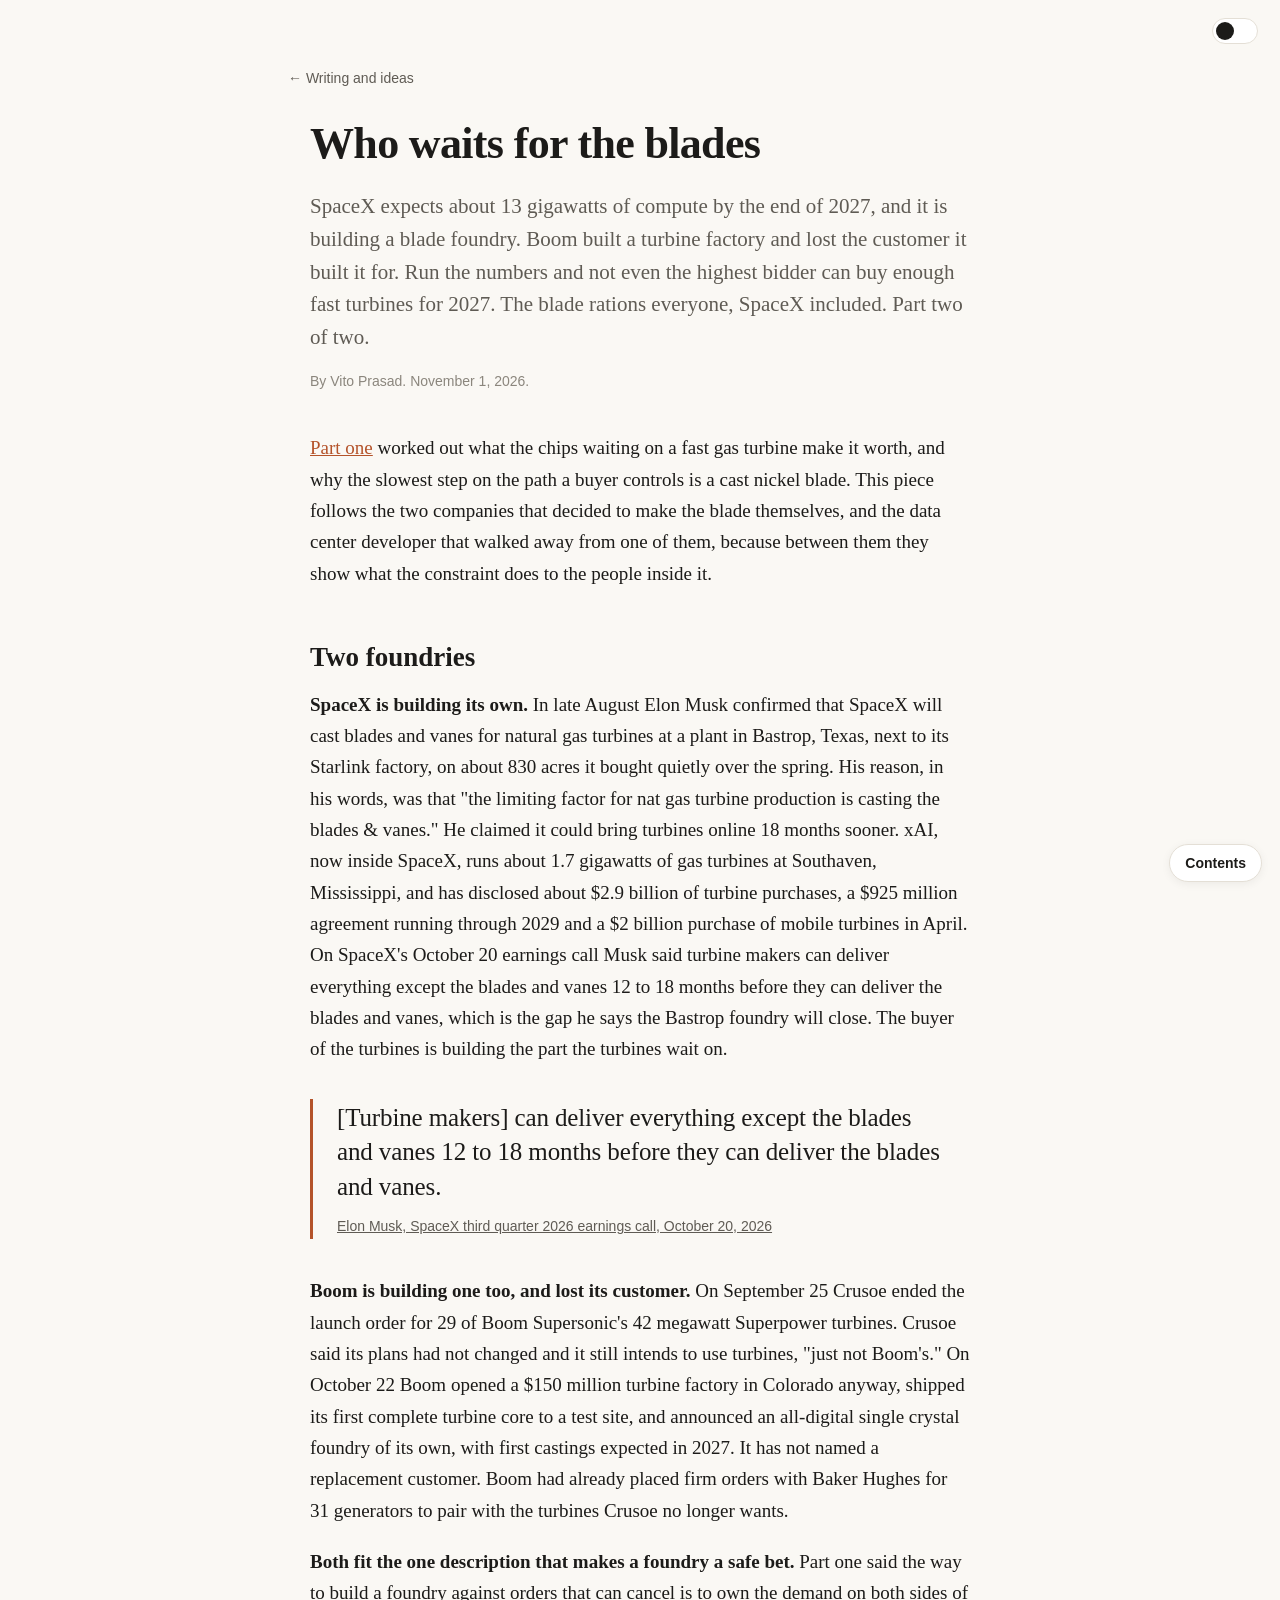
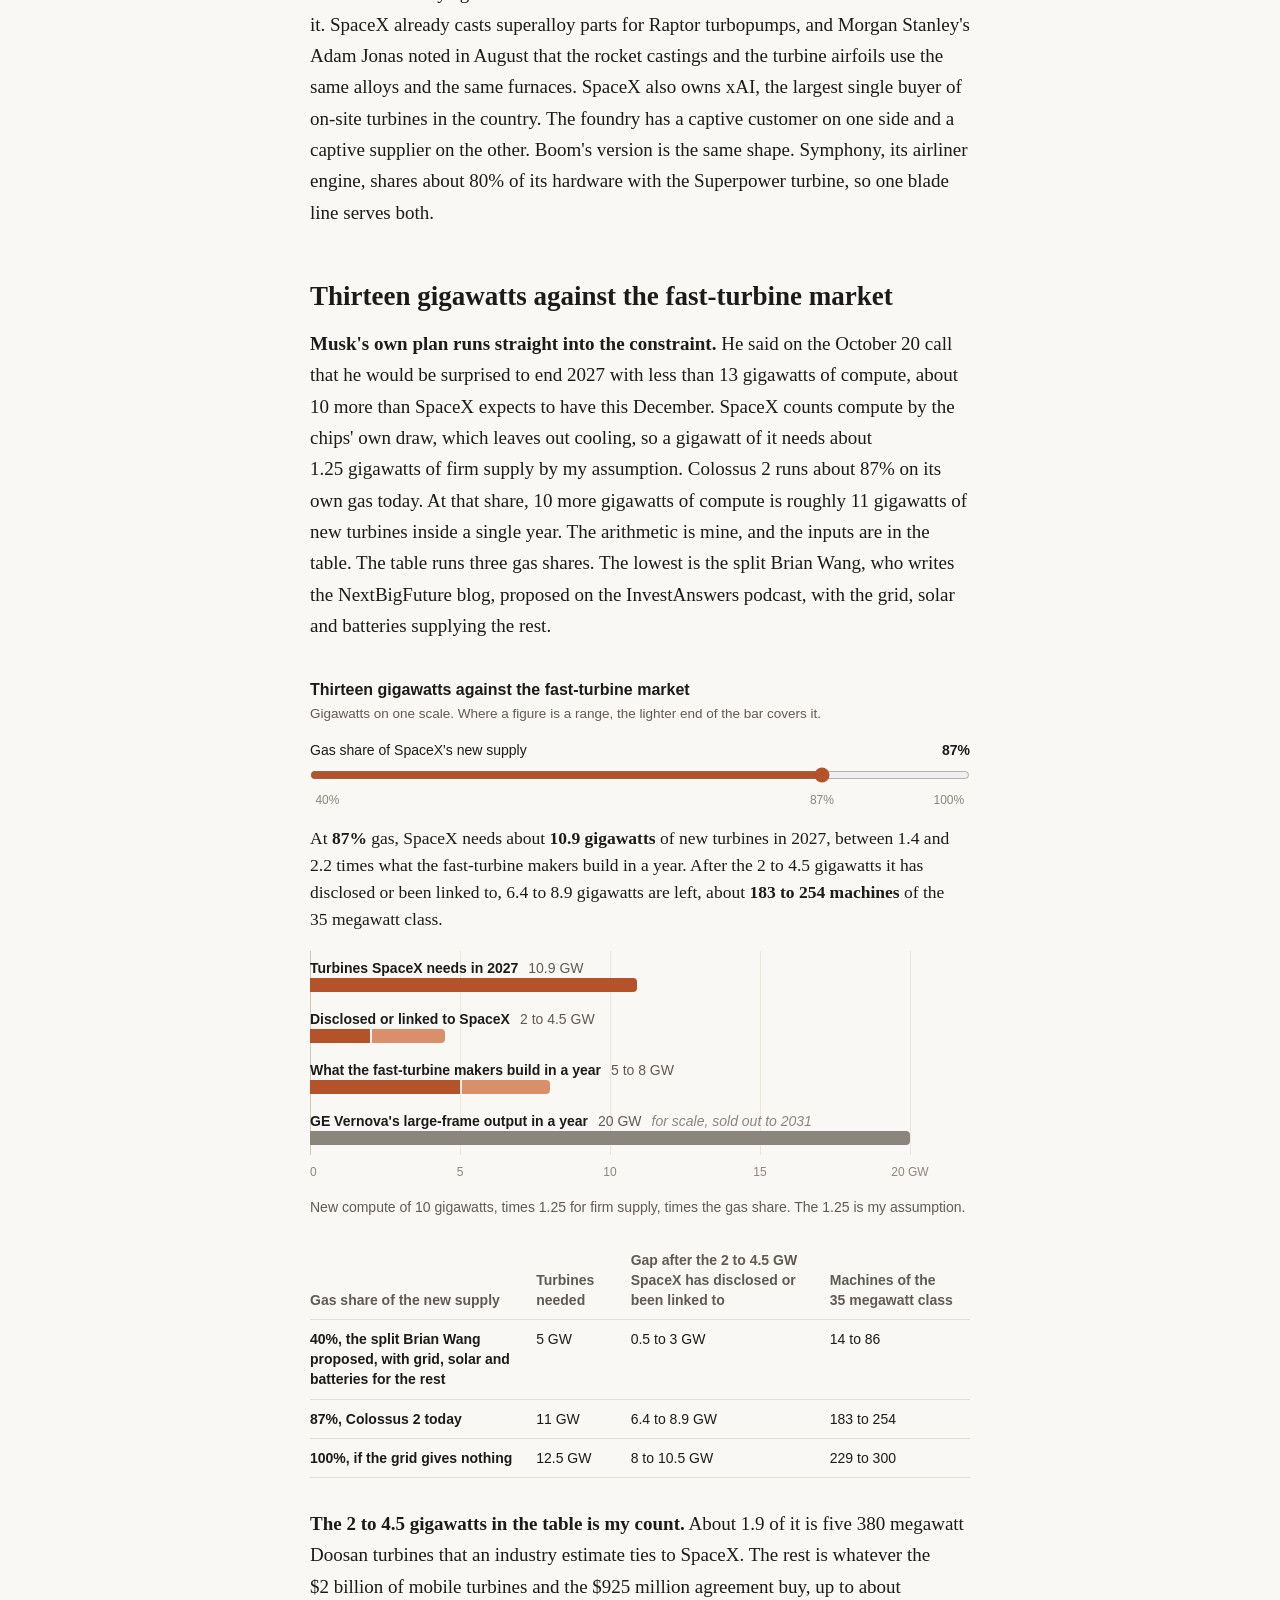
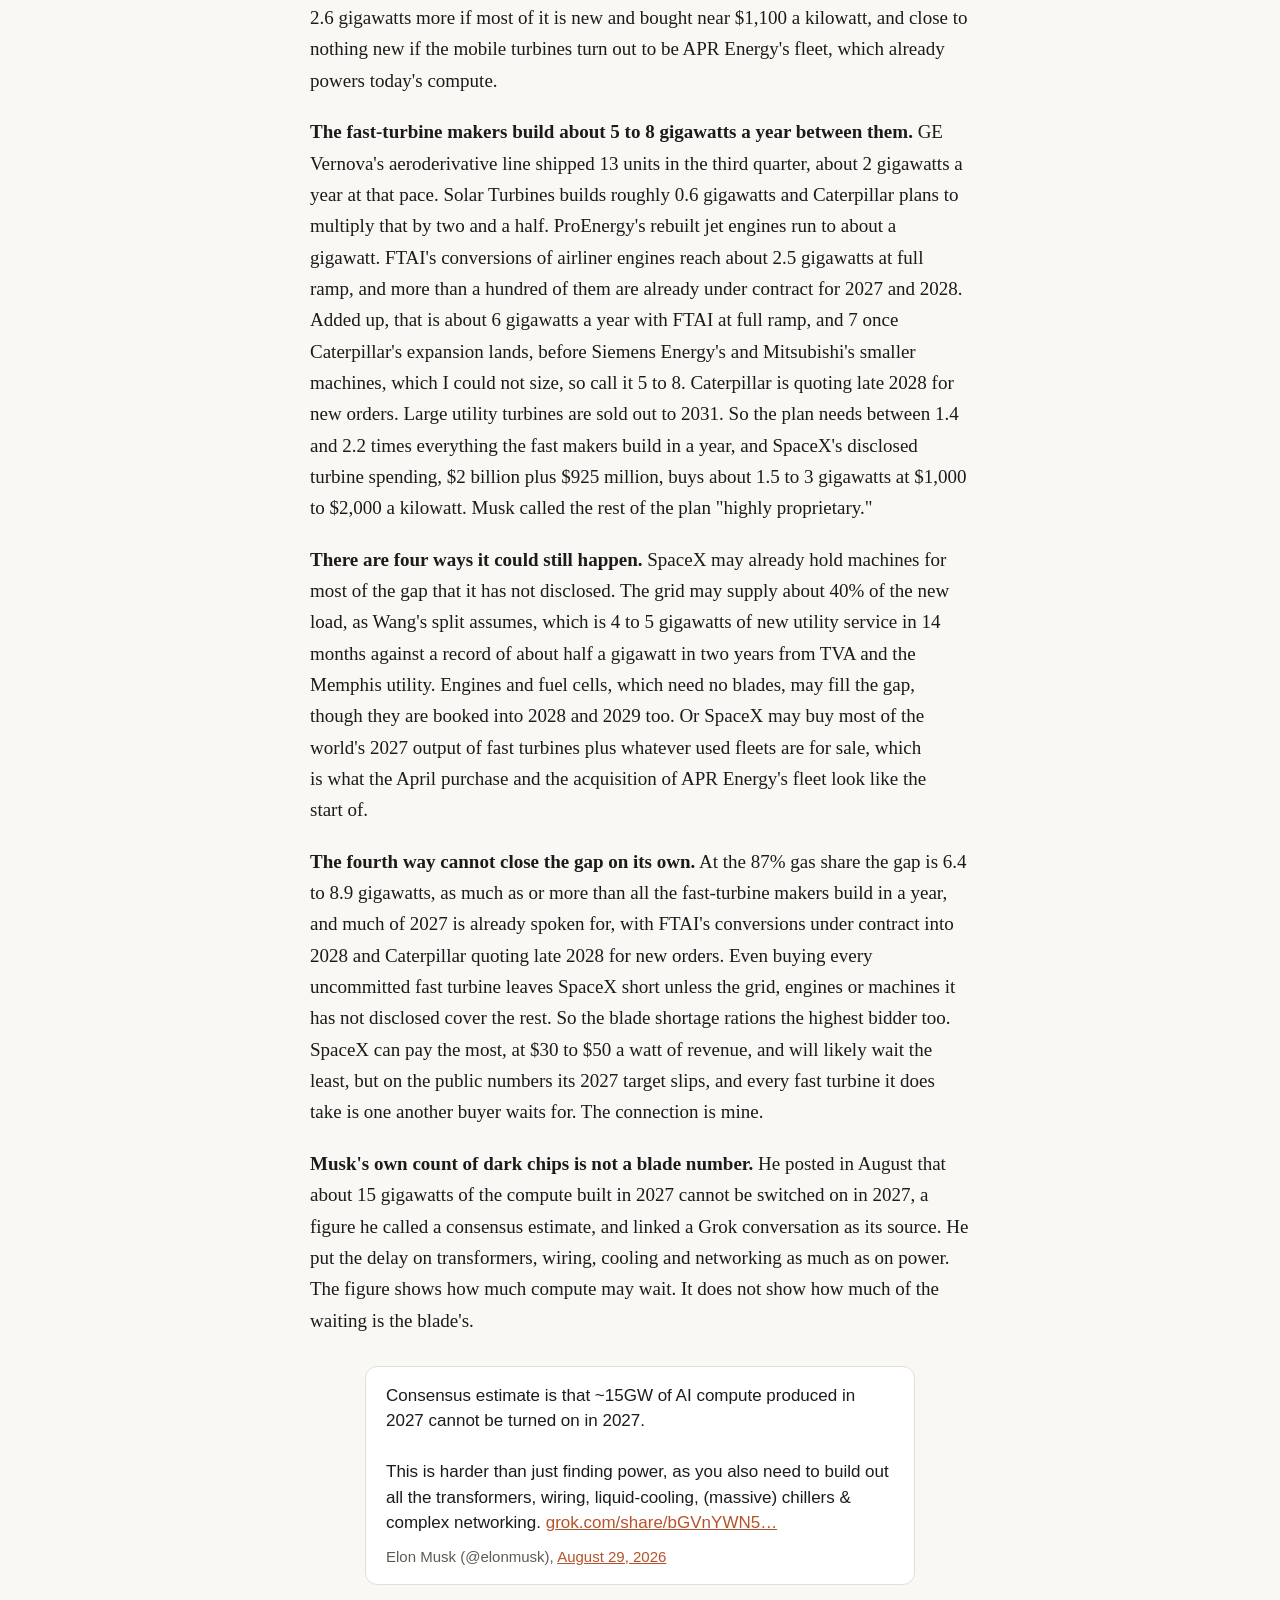
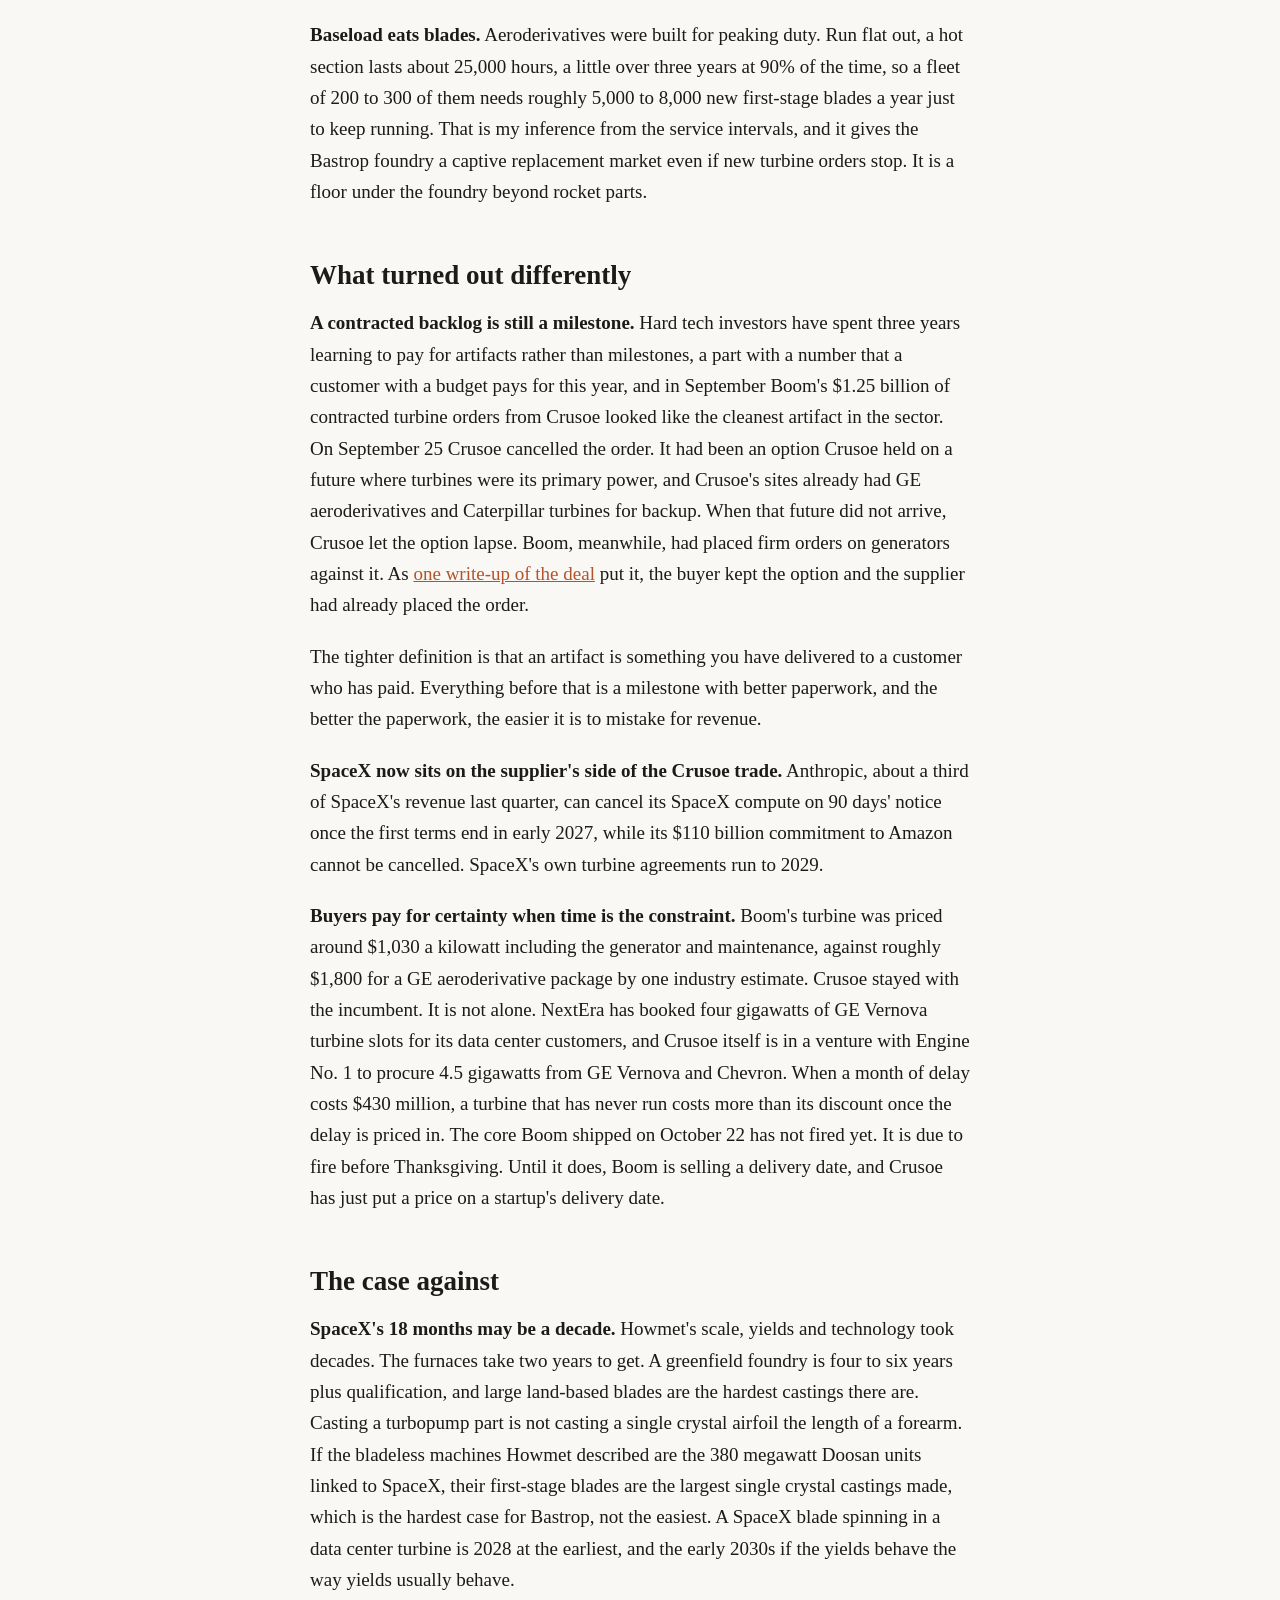
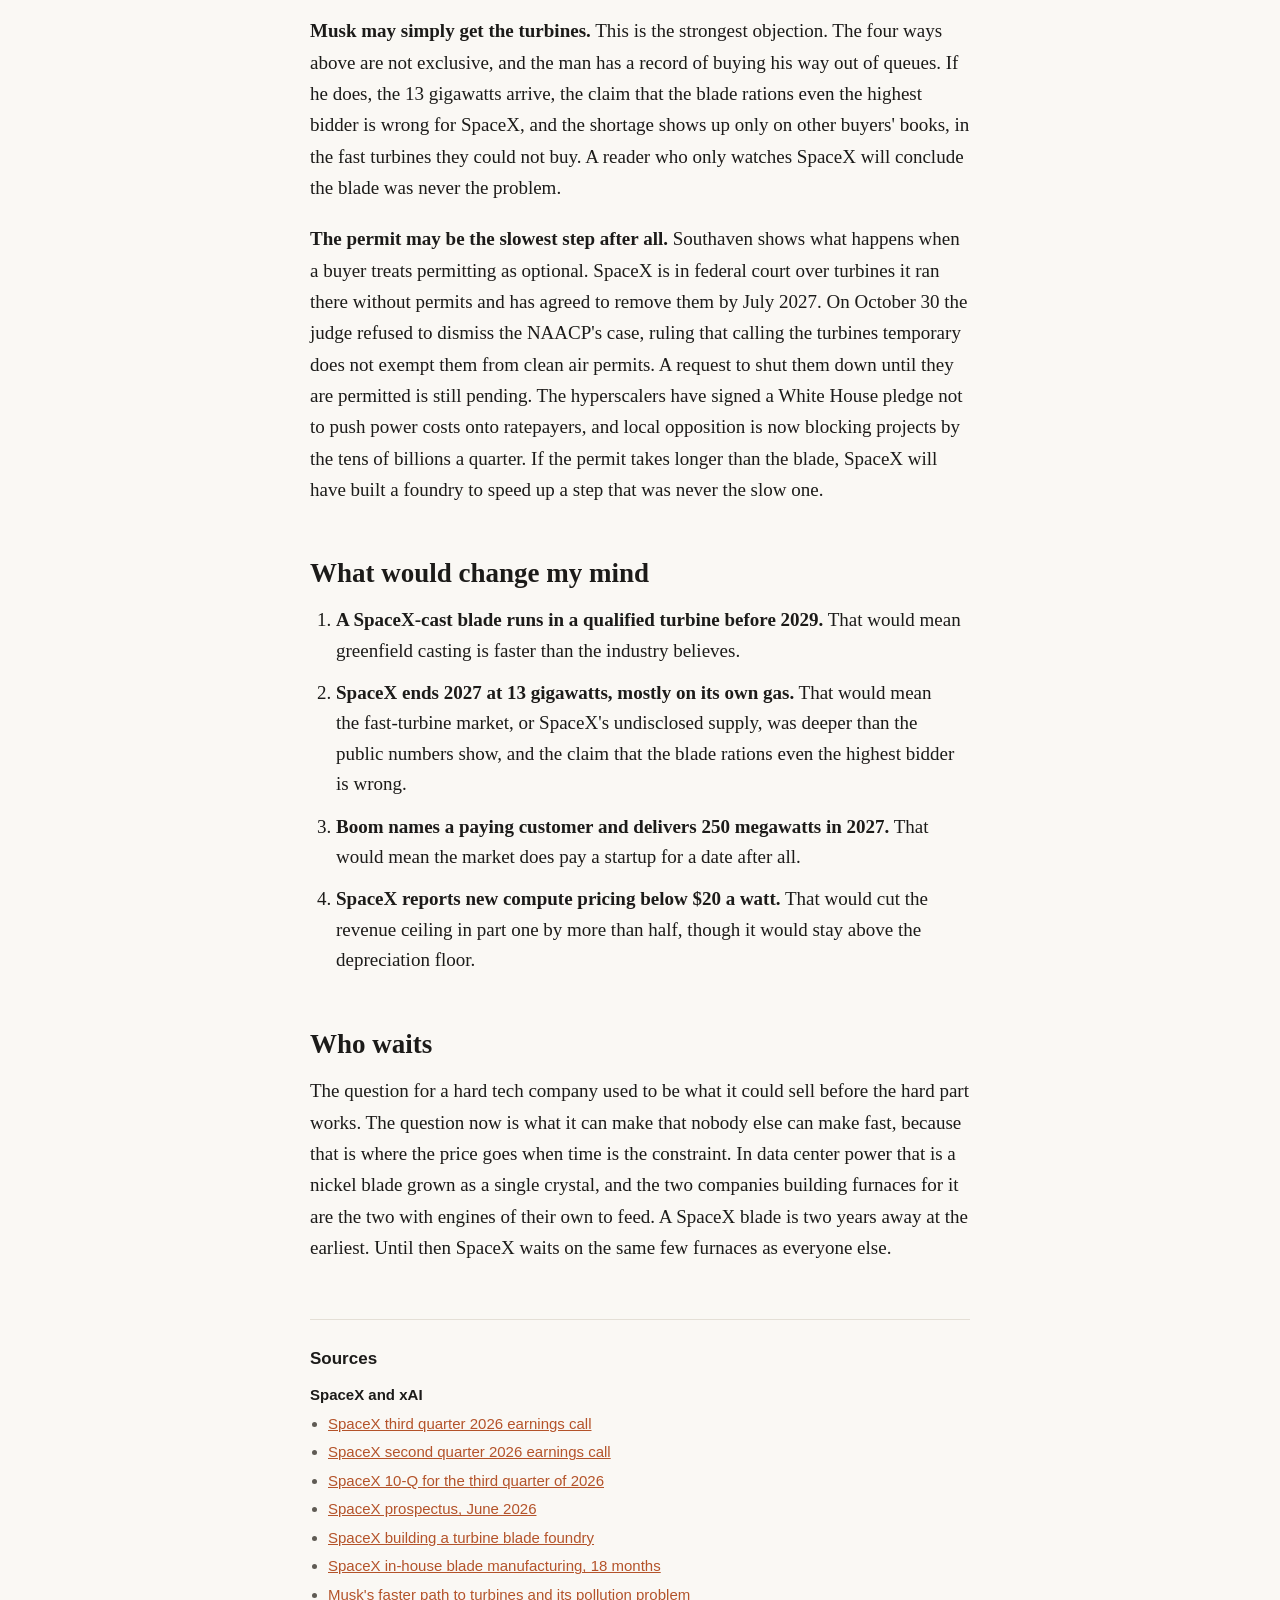
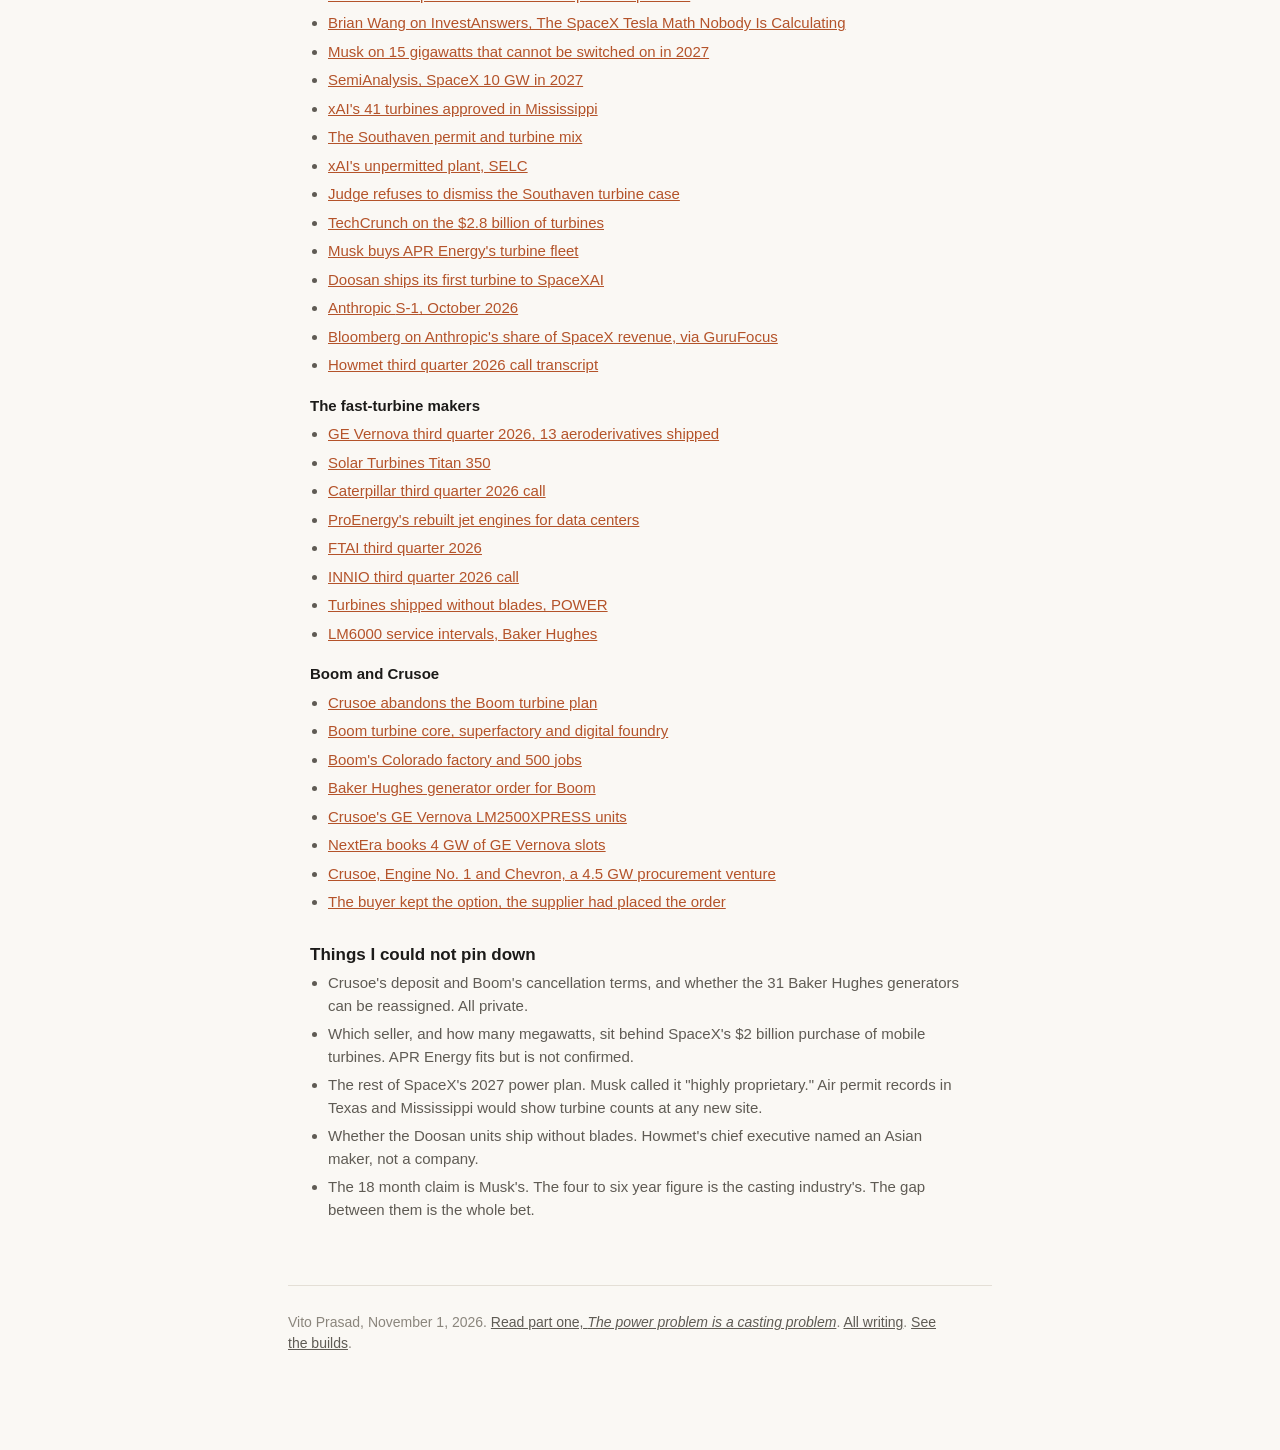
<file: writing/who-waits-for-the-blades/index.html>
<!doctype html>
<html lang="en">
<head>
<meta charset="utf-8">
<meta name="viewport" content="width=device-width, initial-scale=1">
<title>Who waits for the blades, Vito Prasad</title>
<meta name="description" content="SpaceX expects about 13 gigawatts of compute by the end of 2027, and it is building a blade foundry. Boom built a turbine factory and lost the customer it built it for. Run the numbers and not even the highest bidder can buy enough fast turbines for 2027. The blade rations everyone, SpaceX included. Part two of two.">
<link rel="icon" href="data:,">
<script>(function(){try{var t=localStorage.getItem("theme")||(matchMedia("(prefers-color-scheme: dark)").matches?"dark":"light");document.documentElement.dataset.theme=t}catch(e){}})()</script>
<link rel="stylesheet" href="../../site.css">
<style>
  * { box-sizing: border-box; }
  html { -webkit-text-size-adjust: 100%; }
  body { margin: 0; background: var(--paper); color: var(--ink);
         font: 17px/1.6 "Iowan Old Style", "Palatino Linotype", Palatino, Georgia, serif; }
  main { --page-w: 760px; max-width: 760px; margin: 0 auto; padding: 64px 28px 96px; }
  a { color: var(--ink); }
  .back { font: 14px/1 var(--sans); color: var(--muted); text-decoration: none; }
  .back:hover { color: var(--ink); }
  .story { max-width: 660px; margin: 0 auto; }
  .story h1 { font-size: 44px; line-height: 1.12; margin: 28px 0 22px; font-weight: 600; letter-spacing: -.015em; }
  .story .dek { font-size: 21px; line-height: 1.55; color: var(--muted); margin: 0 0 18px; }
  .story .byline { font: 14px/1.5 var(--sans); color: var(--faint); margin: 0 0 40px; }
  .story > p { font-size: 19px; line-height: 1.65; margin: 0 0 20px; }
  .story > h2 { font-size: 27px; line-height: 1.25; margin: 52px 0 14px; font-weight: 600; }
  .story a { color: var(--accent); }
  .story > ol, .story > ul { font-size: 19px; line-height: 1.6; padding-left: 26px; margin: 0 0 20px; }
  .story > ol > li { margin: 0 0 12px; }
  .sources { border-top: 1px solid var(--line); padding-top: 28px; margin-top: 56px; font-family: var(--sans); color: var(--muted); }
  .sources h2 { font: 600 17px/1.3 var(--sans); color: var(--ink); margin: 0 0 6px; }
  .sources h2 + p.group { margin-top: 14px; }
  .sources h2.later { margin-top: 30px; }
  .sources p, .sources ul, .sources li { font-size: 15px; line-height: 1.5; }
  .sources p.group { font-weight: 600; color: var(--ink); margin: 18px 0 6px; }
  .sources ul { padding-left: 18px; margin: 0 0 8px; }
  .sources li { margin: 0 0 6px; }
  .sources a { word-break: break-word; }
  footer { border-top: 1px solid var(--line); padding-top: 26px; margin-top: 64px; font: 14px/1.5 var(--sans); color: var(--faint); }
  footer a { color: var(--muted); }
  @media (max-width: 860px) {
    main { padding: 36px 16px 72px; }
    .story h1 { font-size: 32px; } .story .dek { font-size: 18px; } .story > p, .story > ol, .story > ul { font-size: 17.5px; }
    .story > h2 { font-size: 24px; margin-top: 44px; }
  }

/* The graphics, pull quotes and tables of the essay pages. Built into each page by
   build_essay_pages.py. Colours come only from the variables in site.css, so both
   themes work. Marks are thin, data ends are rounded 4px, labels wear text colours. */

/* ---------- Shared frame ---------- */
.story .graphic { margin: 38px 0 30px; font-family: var(--sans); position: relative; }
.graphic p { margin: 0; }
.graphic .g-title { font: 600 16px/1.35 var(--sans); color: var(--ink); margin: 0 0 3px; }
.graphic .g-sub { font: 13.5px/1.45 var(--sans); color: var(--muted); margin: 0 0 18px; }
.graphic figcaption { font: 14px/1.5 var(--sans); color: var(--muted); margin: 16px 0 0; }
.graphic .g-src { font: 12.5px/1.5 var(--sans); color: var(--faint); margin: 6px 0 0; }
.graphic .g-src a { color: var(--muted); }
.graphic + .table-wrap { margin-top: -6px; }

/* ---------- Tooltip ---------- */
.g-tip { position: absolute; z-index: 20; max-width: 300px; background: var(--card); color: var(--ink); border: 1px solid var(--line);
         border-radius: 10px; padding: 10px 12px; box-shadow: 0 8px 26px var(--shadow); font: 13px/1.45 var(--sans); pointer-events: none; }
.g-tip[hidden] { display: none; }
.g-tip b { display: block; font-size: 15px; font-weight: 600; margin-bottom: 2px; }
.g-tip .k { display: block; color: var(--muted); }
.g-tip .row { display: block; margin-top: 6px; }
.g-tip .row span { display: block; color: var(--faint); font-size: 12px; }
.tipsrc { display: none; }

/* ---------- Horizontal bars on one axis (the constraint chain, the turbine gap) ---------- */
.hplot { position: relative; padding-bottom: 26px; }
.hgrid { position: absolute; left: 0; right: 0; top: 0; bottom: 26px; pointer-events: none; }
.hgrid span { position: absolute; top: 0; bottom: 0; width: 1px; background: var(--chart-grid); left: calc(var(--at) / var(--max) * 100%); }
.hgrid span.zero { background: var(--chart-line); }
.hrow { position: relative; padding: 8px 0 10px; border-radius: 6px; outline-offset: 2px; }
.hrow:focus-visible { outline: 2px solid var(--accent); }
.hlabel { display: flex; flex-wrap: wrap; align-items: baseline; gap: 2px 10px; font: 14px/1.35 var(--sans); margin: 0 0 6px; position: relative; }
.hname { color: var(--ink); font-weight: 600; }
.hval { color: var(--muted); font-variant-numeric: tabular-nums; }
.htag { color: var(--faint); font-style: italic; }
.htrack { position: relative; height: 14px; }
.hbar { position: absolute; top: 0; bottom: 0; left: calc(var(--lo) / var(--max) * 100%); width: calc((var(--hi) - var(--lo)) / var(--max) * 100%);
        background: var(--accent); border-radius: 4px; transform-origin: left center; }
.hbar.from-zero { border-radius: 0 4px 4px 0; }
.hbar.solid-part { border-radius: 0; }
.hbar.range-part { background: var(--accent-light); border-radius: 0 4px 4px 0; margin-left: 2px; width: calc((var(--hi) - var(--lo)) / var(--max) * 100% - 2px); }
.hbar.neutral { background: var(--faint); }
.hbar.ghost { background: var(--info-soft); border: 1.5px dashed var(--faint); }
.hmark { position: absolute; top: 50%; left: calc(var(--at) / var(--max) * 100%); width: 14px; height: 14px; border-radius: 50%;
         transform: translate(-50%, -50%); background: var(--paper); border: 3px solid var(--accent); box-shadow: 0 0 0 2px var(--paper); }
.haxis { position: absolute; left: 0; right: 0; bottom: 0; height: 18px; font: 12px/18px var(--sans); color: var(--faint); font-variant-numeric: tabular-nums; }
.haxis span { position: absolute; left: calc(var(--at) / var(--max) * 100%); transform: translateX(-50%); white-space: nowrap; }
.haxis span.first { transform: none; }
.haxis span.last { transform: translateX(-100%); }
.hrow:hover .hbar, .hrow:focus-visible .hbar { filter: brightness(1.08); }
.hrow:hover .hname { text-decoration: underline; text-decoration-color: var(--line); text-underline-offset: 3px; }

/* ---------- The turbine gap: slider and sentence ---------- */
.gap-ctl { font: 14px/1.4 var(--sans); margin: 0 0 16px; }
.gap-ctl label { display: flex; justify-content: space-between; gap: 10px; margin-bottom: 6px; color: var(--ink); }
.gap-ctl output { font-weight: 600; font-variant-numeric: tabular-nums; }
.gap-ctl input[type=range] { width: 100%; accent-color: var(--accent); margin: 0; }
.gap-ctl .marks { position: relative; height: 18px; font: 12px/18px var(--sans); color: var(--faint); margin: 2px 9px 0; }
.gap-ctl .marks button { position: absolute; left: calc((var(--at) - 40) / 60 * 100%); transform: translateX(-50%); font: inherit; color: inherit;
                         background: none; border: 0; padding: 0 2px; cursor: pointer; white-space: nowrap; }
.gap-ctl .marks button:hover { color: var(--ink); text-decoration: underline; }
.gap-ctl .marks button:first-child { transform: translateX(-20%); }
.gap-ctl .marks button:last-child { transform: translateX(-85%); }
.gap-ctl .note { color: var(--faint); font-size: 12.5px; margin: 6px 0 0; }
.story .graphic .gap-sentence { font: 17.5px/1.55 "Iowan Old Style", "Palatino Linotype", Palatino, Georgia, serif; color: var(--ink); margin: 0 0 18px; }
.gap-sentence b { font-weight: 600; }

/* ---------- Vertical columns (the backlog) ---------- */
.backlog-grid { display: grid; grid-template-columns: minmax(0, 1.25fr) minmax(0, 1fr); gap: 28px; align-items: start; }
.vplot { --h: 128px; display: grid; grid-template-columns: repeat(4, minmax(0, 1fr)); align-items: end; height: calc(var(--h) + 22px);
         border-bottom: 1px solid var(--chart-line); }
.vcol { display: flex; flex-direction: column; align-items: center; justify-content: flex-end; height: 100%; border-radius: 6px; outline-offset: 2px; }
.vcol:focus-visible { outline: 2px solid var(--accent); }
.vval { font: 600 13px/1 var(--sans); color: var(--ink); margin-bottom: 6px; font-variant-numeric: tabular-nums; }
.vbar { width: 24px; height: calc(var(--v) / var(--max) * var(--h)); background: var(--accent); border-radius: 4px 4px 0 0; transform-origin: bottom center; }
.vcol:hover .vbar, .vcol:focus-visible .vbar { filter: brightness(1.08); }
.vlabs { display: grid; grid-template-columns: repeat(4, minmax(0, 1fr)); font: 12px/1.3 var(--sans); color: var(--muted); text-align: center; margin-top: 6px; }
.wait { border-left: 1px solid var(--line); padding-left: 22px; }
.wait dl { margin: 10px 0 0; font: 14px/1.4 var(--sans); }
.wait dt { color: var(--ink); font-weight: 600; margin: 12px 0 1px; }
.wait dt:first-child { margin-top: 0; }
.wait dd { margin: 0; color: var(--ink); }
.wait dd a { display: block; color: var(--faint); font-size: 12px; margin-top: 1px; }

/* ---------- Table views ---------- */
.table-wrap { margin: 10px 0 30px; }
.story table { width: 100%; border-collapse: collapse; font: 14px/1.45 var(--sans); }
.story th { text-align: left; font-weight: 600; color: var(--muted); padding: 8px 10px; border-bottom: 1px solid var(--line); vertical-align: bottom; }
.story td { padding: 9px 10px; border-bottom: 1px solid var(--line); vertical-align: top; font-variant-numeric: tabular-nums; }
.story th:first-child, .story td:first-child { padding-left: 0; }
.story td:first-child { color: var(--ink); font-weight: 600; }
details.table-view { margin: 18px 0 0; font: 13.5px/1.45 var(--sans); }
details.table-view summary { cursor: pointer; color: var(--muted); }
details.table-view summary:hover { color: var(--ink); }
details.table-view table { margin-top: 10px; font-size: 13.5px; }
details.table-view td:first-child { font-weight: 400; }

/* ---------- The calculator ---------- */
.calc { border-top: 1px solid var(--line); border-bottom: 1px solid var(--line); padding: 28px 0 30px; }
.story .graphic .calc-sentences p { font: 17.5px/1.55 "Iowan Old Style", "Palatino Linotype", Palatino, Georgia, serif; color: var(--ink); margin: 0 0 12px; }
.calc-sentences b { font-weight: 600; }
/* Five tiles, three over two. */
.tiles { display: grid; grid-template-columns: repeat(6, minmax(0, 1fr)); gap: 10px; margin: 22px 0 6px; }
.tile { grid-column: span 2; }
.tile:nth-child(n+4) { grid-column: span 3; }
.tile { background: var(--card); border: 1px solid var(--line); border-radius: 10px; padding: 12px 13px; }
.story .graphic .tile .label { font: 12.5px/1.35 var(--sans); color: var(--muted); margin: 0 0 6px; }
.story .graphic .tile .value { font: 600 22px/1.15 var(--sans); letter-spacing: -.01em; margin: 0; }
.story .graphic .tile .sub { font: 12px/1.4 var(--sans); color: var(--faint); margin: 4px 0 0; }
.calc-bars { margin: 28px 0 0; }
.cbars { display: grid; gap: 10px; }
.cbar { display: grid; grid-template-columns: 230px minmax(0, 1fr); gap: 12px; align-items: center; font: 13.5px/1.3 var(--sans); }
.cbar .name { color: var(--ink); }
.cbar .track { position: relative; height: 16px; }
.cbar .fill { position: absolute; left: 0; top: 0; bottom: 0; background: var(--accent); border-radius: 0 4px 4px 0; min-width: 2px; transition: width .25s ease; }
.cbar .val { position: absolute; left: calc(var(--w) + 8px); top: 0; line-height: 16px; font-variant-numeric: tabular-nums; color: var(--muted); white-space: nowrap; }
.cbar .val.inside { left: auto; right: calc(100% - var(--w) + 8px); color: var(--paper); font-weight: 600; }
.calc-inputs { border-top: 1px solid var(--line); margin-top: 30px; padding-top: 24px; }
.story .graphic .calc-inputs h3 { font: 600 16px/1.3 var(--sans); margin: 0 0 4px; }
.story .graphic .calc-inputs .intro { font: 13.5px/1.5 var(--sans); color: var(--muted); margin: 0 0 18px; }
.cgrid { display: grid; grid-template-columns: 1fr 1fr; gap: 16px 30px; }
.ctl { font: 14px/1.4 var(--sans); }
.ctl label { display: flex; justify-content: space-between; gap: 10px; margin-bottom: 4px; }
.ctl label span:last-child { font-variant-numeric: tabular-nums; color: var(--ink); font-weight: 600; white-space: nowrap; }
.ctl input[type=range] { width: 100%; accent-color: var(--accent); margin: 0; }
.ctl small { display: block; color: var(--faint); font-size: 12px; line-height: 1.45; margin-top: 3px; }
.ctl small .essay { color: var(--muted); }
.calc-reset { font: 600 14px/1 var(--sans); padding: 10px 14px; border-radius: 10px; border: 1px solid var(--line); background: var(--card); color: var(--ink);
              cursor: pointer; margin-top: 20px; }
.calc-reset:hover { border-color: var(--ink); }
.calc table { margin-top: 24px; }
.calc td:first-child { font-weight: 400; }
.calc td:nth-child(2) { white-space: nowrap; }
.story .graphic .calc-open { font: 14px/1.5 var(--sans); margin: 18px 0 0; }
.calc-open a { color: var(--accent); }
@media (min-width: 900px) {
  /* The inputs may use the page's full width, 50px past the story column on each side. */
  .calc-inputs { margin-left: -50px; margin-right: -50px; }
}

/* ---------- Pull quote and the embedded post ---------- */
.pull { margin: 34px 0 36px; padding: 2px 0 2px 24px; border-left: 3px solid var(--accent); }
.pull blockquote { margin: 0; }
.story .pull blockquote p { font-size: 25px; line-height: 1.38; letter-spacing: -.005em; color: var(--ink); margin: 0 0 12px; }
.pull figcaption { font: 14px/1.5 var(--sans); color: var(--muted); }
.pull figcaption a { color: var(--muted); }
.x-post { margin: 30px 0 34px; display: flex; justify-content: center; }
.x-post > * { margin-left: auto !important; margin-right: auto !important; }
/* The post's frame declares no colour scheme. Matching it keeps the browser from painting a white backdrop behind it in the dark theme. */
.x-post iframe { color-scheme: normal; }
.story blockquote.twitter-tweet { margin: 0; max-width: 550px; width: 100%; background: var(--card); border: 1px solid var(--line); border-radius: 12px;
                                  padding: 16px 20px; font: 15px/1.5 var(--sans); color: var(--muted); }
.story blockquote.twitter-tweet p { font: 17px/1.5 var(--sans); color: var(--ink); margin: 0 0 10px; }
.story blockquote.twitter-tweet a { color: var(--accent); }

/* ---------- Motion, only for people who have not asked for less ---------- */
@media (prefers-reduced-motion: no-preference) {
  .graphic.anim .hbar, .graphic.anim .hmark { transition: transform .6s cubic-bezier(.2, .7, .2, 1), opacity .4s ease; }
  .graphic.anim .vbar { transition: transform .6s cubic-bezier(.2, .7, .2, 1); }
  .graphic.anim:not(.shown) .hbar { transform: scaleX(0); }
  .graphic.anim:not(.shown) .hmark { opacity: 0; }
  .graphic.anim:not(.shown) .vbar { transform: scaleY(0); }
  .gap .hbar { transition: width .25s ease, transform .6s cubic-bezier(.2, .7, .2, 1); }
}
@media (prefers-reduced-motion: reduce) {
  .cbar .fill { transition: none; }
}

/* ---------- Phones ---------- */
@media (max-width: 640px) {
  .backlog-grid { grid-template-columns: 1fr; gap: 22px; }
  .wait { border-left: 0; padding-left: 0; border-top: 1px solid var(--line); padding-top: 16px; }
  .cgrid { grid-template-columns: 1fr; }
  .tiles { grid-template-columns: 1fr 1fr; }
  .tile, .tile:nth-child(n+4) { grid-column: auto; }
  .tile:last-child { grid-column: span 2; }
  .haxis span.odd { display: none; }
  .cbar { grid-template-columns: 1fr; gap: 4px; }
  .story .pull blockquote p { font-size: 21px; }
  .pull { padding-left: 18px; }
  /* Tables become one card per row, each cell keeping its column name. */
  .story .table-wrap table, .story .table-wrap tbody, .story .table-wrap tr, .story .table-wrap td { display: block; width: 100%; }
  .story .table-wrap thead { position: absolute; width: 1px; height: 1px; overflow: hidden; clip: rect(0 0 0 0); }
  .story .table-wrap tr { border-bottom: 1px solid var(--line); padding: 10px 0 8px; }
  .story .table-wrap tr:first-child { border-top: 1px solid var(--line); }
  .story .table-wrap td { border: 0; padding: 2px 0; }
  .story .table-wrap td::before { content: attr(data-label); display: block; font-size: 12px; font-weight: 400; color: var(--faint); }
  .story .table-wrap td:first-child::before { display: none; }
  .story .table-wrap td:first-child { font-size: 15px; padding-bottom: 4px; }
}
@media print { .g-tip { display: none !important; } }
</style>
</head>
<body>
<main>
<a class="back" href="../">&larr; Writing and ideas</a>

<article class="story">
  <h1>Who waits for the blades</h1>
  <p class="dek">SpaceX expects about 13&nbsp;gigawatts of compute by the end of 2027, and it is building a blade foundry. Boom built a turbine factory and lost the customer it built it for. Run the numbers and not even the highest bidder can buy enough fast turbines for 2027. The blade rations everyone, SpaceX included. Part two of two.</p>
  <p class="byline">By Vito Prasad. November 1, 2026.</p>
  <p><a href="../the-power-problem-is-a-casting-problem/">Part one</a> worked out what the chips waiting on a fast gas turbine make it worth, and why the slowest step on the path a buyer controls is a cast nickel blade. This piece follows the two companies that decided to make the blade themselves, and the data center developer that walked away from one of them, because between them they show what the constraint does to the people inside it.</p>
  <h2 id="two-foundries">Two foundries</h2>
  <p><strong>SpaceX is building its own.</strong> In late August Elon Musk confirmed that SpaceX will cast blades and vanes for natural gas turbines at a plant in Bastrop, Texas, next to its Starlink factory, on about 830 acres it bought quietly over the spring. His reason, in his words, was that "the limiting factor for nat gas turbine production is casting the blades &amp; vanes." He claimed it could bring turbines online 18 months sooner. xAI, now inside SpaceX, runs about 1.7&nbsp;gigawatts of gas turbines at Southaven, Mississippi, and has disclosed about $2.9&nbsp;billion of turbine purchases, a $925&nbsp;million agreement running through 2029 and a $2&nbsp;billion purchase of mobile turbines in April. On SpaceX's October 20 earnings call Musk said turbine makers can deliver everything except the blades and vanes 12 to 18 months before they can deliver the blades and vanes, which is the gap he says the Bastrop foundry will close. The buyer of the turbines is building the part the turbines wait on.</p>
  <figure class="pull"><blockquote cite="https://www.fool.com/earnings/call-transcripts/2026/10/20/spacex-spcx-q3-2026-earnings-call-transcript/"><p>[Turbine makers] can deliver everything except the blades and vanes 12 to 18 months before they can deliver the blades and vanes.</p></blockquote><figcaption><a href="https://www.fool.com/earnings/call-transcripts/2026/10/20/spacex-spcx-q3-2026-earnings-call-transcript/" target="_blank" rel="noopener">Elon Musk, SpaceX third quarter 2026 earnings call, October 20, 2026</a></figcaption></figure>
  <p><strong>Boom is building one too, and lost its customer.</strong> On September 25 Crusoe ended the launch order for 29 of Boom Supersonic's 42&nbsp;megawatt Superpower turbines. Crusoe said its plans had not changed and it still intends to use turbines, "just not Boom's." On October 22 Boom opened a $150&nbsp;million turbine factory in Colorado anyway, shipped its first complete turbine core to a test site, and announced an all-digital single crystal foundry of its own, with first castings expected in 2027. It has not named a replacement customer. Boom had already placed firm orders with Baker Hughes for 31 generators to pair with the turbines Crusoe no longer wants.</p>
  <p><strong>Both fit the one description that makes a foundry a safe bet.</strong> Part one said the way to build a foundry against orders that can cancel is to own the demand on both sides of it. SpaceX already casts superalloy parts for Raptor turbopumps, and Morgan Stanley's Adam Jonas noted in August that the rocket castings and the turbine airfoils use the same alloys and the same furnaces. SpaceX also owns xAI, the largest single buyer of on-site turbines in the country. The foundry has a captive customer on one side and a captive supplier on the other. Boom's version is the same shape. Symphony, its airliner engine, shares about 80% of its hardware with the Superpower turbine, so one blade line serves both.</p>
  <h2 id="thirteen-gigawatts-against-the-fast-turbine-market">Thirteen gigawatts against the fast-turbine market</h2>
  <p><strong>Musk's own plan runs straight into the constraint.</strong> He said on the October 20 call that he would be surprised to end 2027 with less than 13&nbsp;gigawatts of compute, about 10 more than SpaceX expects to have this December. SpaceX counts compute by the chips' own draw, which leaves out cooling, so a gigawatt of it needs about 1.25&nbsp;gigawatts of firm supply by my assumption. Colossus 2 runs about 87% on its own gas today. At that share, 10 more gigawatts of compute is roughly 11&nbsp;gigawatts of new turbines inside a single year. The arithmetic is mine, and the inputs are in the table. The table runs three gas shares. The lowest is the split Brian Wang, who writes the NextBigFuture blog, proposed on the InvestAnswers podcast, with the grid, solar and batteries supplying the rest.</p>
  <figure class="graphic gap grows" id="turbine-gap" aria-label="Turbines SpaceX needs in 2027 against what the fast-turbine makers build in a year"><p class="g-title">Thirteen gigawatts against the fast-turbine market</p><p class="g-sub">Gigawatts on one scale. Where a figure is a range, the lighter end of the bar covers it.</p><div class="gap-ctl"><label for="gas-share"><span>Gas share of SpaceX's new supply</span><output id="gas-share-out" for="gas-share">87%</output></label><input type="range" id="gas-share" min="40" max="100" step="1" value="87"><div class="marks"><button type="button" data-share="40" style="--at:40" aria-label="Set the gas share to 40%">40%</button><button type="button" data-share="87" style="--at:87" aria-label="Set the gas share to 87%">87%</button><button type="button" data-share="100" style="--at:100" aria-label="Set the gas share to 100%">100%</button></div></div><p class="gap-sentence" aria-live="polite">At <b id="gap-share">87%</b> gas, SpaceX needs about <b><span id="gap-need">10.9</span>&nbsp;gigawatts</b> of new turbines in 2027, <span id="gap-times">between 1.4 and 2.2 times</span> what the fast-turbine makers build in a year. After the 2 to 4.5&nbsp;gigawatts it has disclosed or been linked to, <span id="gap-gap">6.4 to 8.9</span>&nbsp;gigawatts are left, about <b><span id="gap-units">183 to 254</span> machines</b> of the 35&nbsp;megawatt class.</p><div class="hplot" style="--max:22"><div class="hgrid" aria-hidden="true"><span class="zero" style="--at:0"></span><span style="--at:5"></span><span style="--at:10"></span><span style="--at:15"></span><span style="--at:20"></span></div><div class="hrow" tabindex="0" data-tip><p class="hlabel"><span class="hname">Turbines SpaceX needs in 2027</span><span class="hval"><span id="gap-need-val">10.9&nbsp;GW</span></span></p><div class="htrack"><span class="hbar from-zero" id="gap-need-bar" style="--lo:0;--hi:10.9"></span></div><span class="tipsrc"><b>Turbines SpaceX needs in 2027</b><span class="k" id="gap-need-tip"></span><span class="row"><span>Where it comes from</span>SpaceX third quarter 2026 call for the 10 gigawatts. Colossus 2 runs about 87% on its own gas. The 1.25 is my assumption.</span></span></div><div class="hrow" tabindex="0" data-tip><p class="hlabel"><span class="hname">Disclosed or linked to SpaceX</span><span class="hval">2 to 4.5&nbsp;GW</span></p><div class="htrack"><span class="hbar from-zero solid-part" style="--lo:0;--hi:2"></span><span class="hbar range-part" style="--lo:2;--hi:4.5"></span></div><span class="tipsrc"><b>Disclosed or linked to SpaceX</b><span class="k">2 to 4.5 GW of turbines</span><span class="row"><span>What it is</span>About 1.9 GW of Doosan turbines an industry estimate ties to SpaceX, plus whatever $2.9 billion of disclosed turbine spending buys. Close to 2 GW if the mobile turbines are APR Energy&#x27;s fleet, which already powers today&#x27;s compute, and about 4.5 GW if most of the spending is new.</span><span class="row"><span>Where it comes from</span>SpaceX prospectus and 10-Q, Seoul Economic Daily on Doosan. The count is my own.</span></span></div><div class="hrow" tabindex="0" data-tip><p class="hlabel"><span class="hname">What the fast-turbine makers build in a year</span><span class="hval">5 to 8&nbsp;GW</span></p><div class="htrack"><span class="hbar from-zero solid-part" style="--lo:0;--hi:5"></span><span class="hbar range-part" style="--lo:5;--hi:8"></span></div><span class="tipsrc"><b>What the fast-turbine makers build in a year</b><span class="k">5 to 8 GW between them</span><span class="row"><span>By maker</span>GE Vernova&#x27;s aeroderivatives about 2 a year at the third quarter&#x27;s pace, Solar Turbines about 0.6, ProEnergy about 1, FTAI&#x27;s converted airliner engines about 2.5 at full ramp</span><span class="row"><span>Where it comes from</span>GE Vernova, Caterpillar, ProEnergy and FTAI, third quarter 2026</span></span></div><div class="hrow" tabindex="0" data-tip><p class="hlabel"><span class="hname">GE Vernova&#x27;s large-frame output in a year</span><span class="hval">20&nbsp;GW</span><span class="htag">for scale, sold out to 2031</span></p><div class="htrack"><span class="hbar from-zero neutral" style="--lo:0;--hi:20"></span></div><span class="tipsrc"><b>GE Vernova&#x27;s large-frame output in a year</b><span class="k">20 GW a year, 24 by 2028</span><span class="row"><span>Why it is here</span>For scale. Large utility turbines are sold out to 2031, so none of this is free for 2027.</span><span class="row"><span>Where it comes from</span>GE Vernova, second and third quarter 2026</span></span></div><div class="haxis" aria-hidden="true"><span class="first" style="--at:0">0</span><span class="odd" style="--at:5">5</span><span style="--at:10">10</span><span class="odd" style="--at:15">15</span><span style="--at:20">20 GW</span></div></div><figcaption>New compute of 10 gigawatts, times 1.25 for firm supply, times the gas share. The 1.25 is my assumption.</figcaption><script type="application/json" id="turbine-model">{"new_compute_gw": 10, "firm_per_compute": 1.25, "default_share": 87, "share_range": [40, 100], "disclosed_gw": [2, 4.5], "fast_makers_gw": [5, 8], "ge_large_frame_gw": 20, "machine_mw": 35}</script></figure><div class="table-wrap"><table><thead><tr><th>Gas share of the new supply</th><th>Turbines needed</th><th>Gap after the 2 to 4.5&nbsp;GW SpaceX has disclosed or been linked to</th><th>Machines of the 35&nbsp;megawatt class</th></tr></thead><tbody><tr><td data-label="Gas share of the new supply">40%, the split Brian Wang proposed, with grid, solar and batteries for the rest</td><td data-label="Turbines needed">5&nbsp;GW</td><td data-label="Gap after the 2 to 4.5 GW SpaceX has disclosed or been linked to">0.5 to 3&nbsp;GW</td><td data-label="Machines of the 35 megawatt class">14 to 86</td></tr><tr><td data-label="Gas share of the new supply">87%, Colossus 2 today</td><td data-label="Turbines needed">11&nbsp;GW</td><td data-label="Gap after the 2 to 4.5 GW SpaceX has disclosed or been linked to">6.4 to 8.9&nbsp;GW</td><td data-label="Machines of the 35 megawatt class">183 to 254</td></tr><tr><td data-label="Gas share of the new supply">100%, if the grid gives nothing</td><td data-label="Turbines needed">12.5&nbsp;GW</td><td data-label="Gap after the 2 to 4.5 GW SpaceX has disclosed or been linked to">8 to 10.5&nbsp;GW</td><td data-label="Machines of the 35 megawatt class">229 to 300</td></tr></tbody></table></div>
  <p><strong>The 2 to 4.5&nbsp;gigawatts in the table is my count.</strong> About 1.9 of it is five 380&nbsp;megawatt Doosan turbines that an industry estimate ties to SpaceX. The rest is whatever the $2&nbsp;billion of mobile turbines and the $925&nbsp;million agreement buy, up to about 2.6&nbsp;gigawatts more if most of it is new and bought near $1,100 a kilowatt, and close to nothing new if the mobile turbines turn out to be APR Energy's fleet, which already powers today's compute.</p>
  <p><strong>The fast-turbine makers build about 5 to 8&nbsp;gigawatts a year between them.</strong> GE Vernova's aeroderivative line shipped 13 units in the third quarter, about 2&nbsp;gigawatts a year at that pace. Solar Turbines builds roughly 0.6&nbsp;gigawatts and Caterpillar plans to multiply that by two and a half. ProEnergy's rebuilt jet engines run to about a gigawatt. FTAI's conversions of airliner engines reach about 2.5&nbsp;gigawatts at full ramp, and more than a hundred of them are already under contract for 2027 and 2028. Added up, that is about 6&nbsp;gigawatts a year with FTAI at full ramp, and 7 once Caterpillar's expansion lands, before Siemens Energy's and Mitsubishi's smaller machines, which I could not size, so call it 5 to 8. Caterpillar is quoting late 2028 for new orders. Large utility turbines are sold out to 2031. So the plan needs between 1.4 and 2.2 times everything the fast makers build in a year, and SpaceX's disclosed turbine spending, $2&nbsp;billion plus $925&nbsp;million, buys about 1.5 to 3&nbsp;gigawatts at $1,000 to $2,000 a kilowatt. Musk called the rest of the plan "highly proprietary."</p>
  <p><strong>There are four ways it could still happen.</strong> SpaceX may already hold machines for most of the gap that it has not disclosed. The grid may supply about 40% of the new load, as Wang's split assumes, which is 4 to 5&nbsp;gigawatts of new utility service in 14 months against a record of about half a gigawatt in two years from TVA and the Memphis utility. Engines and fuel cells, which need no blades, may fill the gap, though they are booked into 2028 and 2029 too. Or SpaceX may buy most of the world's 2027 output of fast turbines plus whatever used fleets are for sale, which is what the April purchase and the acquisition of APR Energy's fleet look like the start of.</p>
  <p><strong>The fourth way cannot close the gap on its own.</strong> At the 87% gas share the gap is 6.4 to 8.9&nbsp;gigawatts, as much as or more than all the fast-turbine makers build in a year, and much of 2027 is already spoken for, with FTAI's conversions under contract into 2028 and Caterpillar quoting late 2028 for new orders. Even buying every uncommitted fast turbine leaves SpaceX short unless the grid, engines or machines it has not disclosed cover the rest. So the blade shortage rations the highest bidder too. SpaceX can pay the most, at $30 to $50 a watt of revenue, and will likely wait the least, but on the public numbers its 2027 target slips, and every fast turbine it does take is one another buyer waits for. The connection is mine.</p>
  <p><strong>Musk's own count of dark chips is not a blade number.</strong> He posted in August that about 15&nbsp;gigawatts of the compute built in 2027 cannot be switched on in 2027, a figure he called a consensus estimate, and linked a Grok conversation as its source. He put the delay on transformers, wiring, cooling and networking as much as on power. The figure shows how much compute may wait. It does not show how much of the waiting is the blade's.</p>
  <div class="x-post"><blockquote class="twitter-tweet" data-dnt="true" data-theme="light"><p lang="en" dir="ltr">Consensus estimate is that ~15GW of AI compute produced in 2027 cannot be turned on in 2027. <br><br>This is harder than just finding power, as you also need to build out all the transformers, wiring, liquid-cooling, (massive) chillers &amp; complex networking. <a href="https://t.co/cRXJ1Wrkri">grok.com/share/bGVnYWN5…</a></p>Elon Musk (@elonmusk), <a href="https://x.com/elonmusk/status/2093810234141634702?ref_src=twsrc%5Etfw">August 29, 2026</a></blockquote></div>
  <p><strong>Baseload eats blades.</strong> Aeroderivatives were built for peaking duty. Run flat out, a hot section lasts about 25,000 hours, a little over three years at 90% of the time, so a fleet of 200 to 300 of them needs roughly 5,000 to 8,000 new first-stage blades a year just to keep running. That is my inference from the service intervals, and it gives the Bastrop foundry a captive replacement market even if new turbine orders stop. It is a floor under the foundry beyond rocket parts.</p>
  <h2 id="what-turned-out-differently">What turned out differently</h2>
  <p><strong>A contracted backlog is still a milestone.</strong> Hard tech investors have spent three years learning to pay for artifacts rather than milestones, a part with a number that a customer with a budget pays for this year, and in September Boom's $1.25&nbsp;billion of contracted turbine orders from Crusoe looked like the cleanest artifact in the sector. On September 25 Crusoe cancelled the order. It had been an option Crusoe held on a future where turbines were its primary power, and Crusoe's sites already had GE aeroderivatives and Caterpillar turbines for backup. When that future did not arrive, Crusoe let the option lapse. Boom, meanwhile, had placed firm orders on generators against it. As <a href="https://nodiligence.substack.com/p/the-buyer-kept-the-option-the-supplier" target="_blank" rel="noopener">one write-up of the deal</a> put it, the buyer kept the option and the supplier had already placed the order.</p>
  <p>The tighter definition is that an artifact is something you have delivered to a customer who has paid. Everything before that is a milestone with better paperwork, and the better the paperwork, the easier it is to mistake for revenue.</p>
  <p><strong>SpaceX now sits on the supplier's side of the Crusoe trade.</strong> Anthropic, about a third of SpaceX's revenue last quarter, can cancel its SpaceX compute on 90 days' notice once the first terms end in early 2027, while its $110&nbsp;billion commitment to Amazon cannot be cancelled. SpaceX's own turbine agreements run to 2029.</p>
  <p><strong>Buyers pay for certainty when time is the constraint.</strong> Boom's turbine was priced around $1,030 a kilowatt including the generator and maintenance, against roughly $1,800 for a GE aeroderivative package by one industry estimate. Crusoe stayed with the incumbent. It is not alone. NextEra has booked four gigawatts of GE Vernova turbine slots for its data center customers, and Crusoe itself is in a venture with Engine No. 1 to procure 4.5&nbsp;gigawatts from GE Vernova and Chevron. When a month of delay costs $430&nbsp;million, a turbine that has never run costs more than its discount once the delay is priced in. The core Boom shipped on October 22 has not fired yet. It is due to fire before Thanksgiving. Until it does, Boom is selling a delivery date, and Crusoe has just put a price on a startup's delivery date.</p>
  <h2 id="the-case-against">The case against</h2>
  <p><strong>SpaceX's 18 months may be a decade.</strong> Howmet's scale, yields and technology took decades. The furnaces take two years to get. A greenfield foundry is four to six years plus qualification, and large land-based blades are the hardest castings there are. Casting a turbopump part is not casting a single crystal airfoil the length of a forearm. If the bladeless machines Howmet described are the 380&nbsp;megawatt Doosan units linked to SpaceX, their first-stage blades are the largest single crystal castings made, which is the hardest case for Bastrop, not the easiest. A SpaceX blade spinning in a data center turbine is 2028 at the earliest, and the early 2030s if the yields behave the way yields usually behave.</p>
  <p><strong>Musk may simply get the turbines.</strong> This is the strongest objection. The four ways above are not exclusive, and the man has a record of buying his way out of queues. If he does, the 13&nbsp;gigawatts arrive, the claim that the blade rations even the highest bidder is wrong for SpaceX, and the shortage shows up only on other buyers' books, in the fast turbines they could not buy. A reader who only watches SpaceX will conclude the blade was never the problem.</p>
  <p><strong>The permit may be the slowest step after all.</strong> Southaven shows what happens when a buyer treats permitting as optional. SpaceX is in federal court over turbines it ran there without permits and has agreed to remove them by July 2027. On October 30 the judge refused to dismiss the NAACP's case, ruling that calling the turbines temporary does not exempt them from clean air permits. A request to shut them down until they are permitted is still pending. The hyperscalers have signed a White House pledge not to push power costs onto ratepayers, and local opposition is now blocking projects by the tens of billions a quarter. If the permit takes longer than the blade, SpaceX will have built a foundry to speed up a step that was never the slow one.</p>
  <h2 id="what-would-change-my-mind">What would change my mind</h2>
  <ol><li><strong>A SpaceX-cast blade runs in a qualified turbine before 2029.</strong> That would mean greenfield casting is faster than the industry believes.</li><li><strong>SpaceX ends 2027 at 13&nbsp;gigawatts, mostly on its own gas.</strong> That would mean the fast-turbine market, or SpaceX's undisclosed supply, was deeper than the public numbers show, and the claim that the blade rations even the highest bidder is wrong.</li><li><strong>Boom names a paying customer and delivers 250&nbsp;megawatts in 2027.</strong> That would mean the market does pay a startup for a date after all.</li><li><strong>SpaceX reports new compute pricing below $20 a watt.</strong> That would cut the revenue ceiling in part one by more than half, though it would stay above the depreciation floor.</li></ol>
  <h2 id="who-waits">Who waits</h2>
  <p>The question for a hard tech company used to be what it could sell before the hard part works. The question now is what it can make that nobody else can make fast, because that is where the price goes when time is the constraint. In data center power that is a nickel blade grown as a single crystal, and the two companies building furnaces for it are the two with engines of their own to feed. A SpaceX blade is two years away at the earliest. Until then SpaceX waits on the same few furnaces as everyone else.</p>
  <section class="sources">
    <h2 id="sources">Sources</h2>
    <p class="group">SpaceX and xAI</p>
    <ul><li><a href="https://www.fool.com/earnings/call-transcripts/2026/10/20/spacex-spcx-q3-2026-earnings-call-transcript/" target="_blank" rel="noopener">SpaceX third quarter 2026 earnings call</a></li><li><a href="https://www.fool.com/earnings/call-transcripts/2026/08/11/spacex-spcx-q2-2026-earnings-call-transcript/" target="_blank" rel="noopener">SpaceX second quarter 2026 earnings call</a></li><li><a href="https://www.sec.gov/Archives/edgar/data/1181412/000162828026066880/spcx-20260930.htm" target="_blank" rel="noopener">SpaceX 10-Q for the third quarter of 2026</a></li><li><a href="https://www.sec.gov/Archives/edgar/data/1181412/000162828026042639/spaceexplorationtechnologi.htm" target="_blank" rel="noopener">SpaceX prospectus, June 2026</a></li><li><a href="https://finance.yahoo.com/technology/ai/articles/spacex-building-turbine-blade-foundry-133507334.html" target="_blank" rel="noopener">SpaceX building a turbine blade foundry</a></li><li><a href="https://www.tomshardware.com/tech-industry/data-centers/spacex-starts-in-house-turbine-blade-manufacturing-to-boost-gas-powered-generator-output-for-elons-ai-data-centers-new-manufacturing-strategy-cuts-generator-delays-by-18-months" target="_blank" rel="noopener">SpaceX in-house blade manufacturing, 18 months</a></li><li><a href="https://techcrunch.com/2026/08/30/musks-faster-path-to-more-gas-turbines-comes-with-pollution-problem/" target="_blank" rel="noopener">Musk's faster path to turbines and its pollution problem</a></li><li><a href="https://www.youtube.com/watch?v=OguEft_EJM0" target="_blank" rel="noopener">Brian Wang on InvestAnswers, The SpaceX Tesla Math Nobody Is Calculating</a></li><li><a href="https://x.com/elonmusk/status/2093810234141634702" target="_blank" rel="noopener">Musk on 15&nbsp;gigawatts that cannot be switched on in 2027</a></li><li><a href="https://newsletter.semianalysis.com/p/spacex-10gw-in-2027-why-its-real" target="_blank" rel="noopener">SemiAnalysis, SpaceX 10&nbsp;GW in 2027</a></li><li><a href="https://www.datacenterdynamics.com/en/news/musks-xai-gets-go-ahead-for-41-natural-gas-turbines-in-mississippi-to-power-colossus-data-centers/" target="_blank" rel="noopener">xAI's 41 turbines approved in Mississippi</a></li><li><a href="https://www.mississippifreepress.org/mississippi-permit-board-grants-xais-request-for-41-southaven-gas-turbines-to-power-memphis-data-center/" target="_blank" rel="noopener">The Southaven permit and turbine mix</a></li><li><a href="https://www.selc.org/news/xai-built-an-illegal-power-plant-to-power-its-data-center/" target="_blank" rel="noopener">xAI's unpermitted plant, SELC</a></li><li><a href="https://desotocountynews.com/mississippi-news/xai-southaven-turbines-motion-denied" target="_blank" rel="noopener">Judge refuses to dismiss the Southaven turbine case</a></li><li><a href="https://techcrunch.com/2026/05/20/musks-xai-is-being-sued-over-its-data-center-generators-now-its-buying-2-8b-more/" target="_blank" rel="noopener">TechCrunch on the $2.8&nbsp;billion of turbines</a></li><li><a href="https://electrek.co/2026/07/14/musk-buys-gas-turbine-company-apr-energy-grok/" target="_blank" rel="noopener">Musk buys APR Energy's turbine fleet</a></li><li><a href="https://en.sedaily.com/finance/2026/10/06/doosan-enerbility-ships-first-gas-turbine-to-us-for-spacexai" target="_blank" rel="noopener">Doosan ships its first turbine to SpaceXAI</a></li><li><a href="https://www.sec.gov/Archives/edgar/data/2130357/000162828026067168/anthropicpbc-sx1.htm" target="_blank" rel="noopener">Anthropic <span class="nobr">S-1</span>, October 2026</a></li><li><a href="https://www.gurufocus.com/news/9159098/spacex-relies-on-anthropic-for-a-third-of-its-revenue" target="_blank" rel="noopener">Bloomberg on Anthropic's share of SpaceX revenue, via GuruFocus</a></li><li><a href="https://www.fool.com/earnings/call-transcripts/2026/10/29/howmet-aerospace-hwm-q3-2026-earnings-call-transcript/" target="_blank" rel="noopener">Howmet third quarter 2026 call transcript</a></li></ul>
    <p class="group">The fast-turbine makers</p>
    <ul><li><a href="https://www.turbomachinerymag.com/view/ge-vernova-q3-2026-gas-power-backlog-122-gw-trench-acquisition" target="_blank" rel="noopener">GE Vernova third quarter 2026, 13 aeroderivatives shipped</a></li><li><a href="https://www.solarturbines.com/en_US/products/power-generation-packages/titan-350-38mw.html" target="_blank" rel="noopener">Solar Turbines Titan 350</a></li><li><a href="https://www.fool.com/earnings/call-transcripts/2026/10/29/caterpillar-cat-q3-2026-earnings-call-transcript/" target="_blank" rel="noopener">Caterpillar third quarter 2026 call</a></li><li><a href="https://www.datacenterdynamics.com/en/news/proenergy-offers-repurposed-jet-engines-to-data-cent/" target="_blank" rel="noopener">ProEnergy's rebuilt jet engines for data centers</a></li><li><a href="https://ir.ftaiaviation.com/news-releases/news-release-details/ftai-aviation-ltd-reports-strong-third-quarter-2026-performance" target="_blank" rel="noopener">FTAI third quarter 2026</a></li><li><a href="https://www.fool.com/earnings/call-transcripts/2026/10/27/innio-inio-q3-2026-earnings-call-transcript/" target="_blank" rel="noopener">INNIO third quarter 2026 call</a></li><li><a href="https://www.powermag.com/gas-turbine-supply-chain-bottlenecks-could-reshape-the-generation-mix-in-2030-and-beyond/" target="_blank" rel="noopener">Turbines shipped without blades, POWER</a></li><li><a href="https://www.bakerhughes.com/gas-turbines/aeroderivative-technology/lm6000pf" target="_blank" rel="noopener">LM6000 service intervals, Baker Hughes</a></li></ul>
    <p class="group">Boom and Crusoe</p>
    <ul><li><a href="https://techcrunch.com/2026/09/25/crusoe-abandons-1-25b-plan-to-use-boom-turbines-at-ai-data-centers/" target="_blank" rel="noopener">Crusoe abandons the Boom turbine plan</a></li><li><a href="https://boomsupersonic.com/press-release/superpower-superfactory" target="_blank" rel="noopener">Boom turbine core, superfactory and digital foundry</a></li><li><a href="https://coloradosun.com/2026/10/23/boom-supersonic-data-center-jobs-manufacturing-factory/" target="_blank" rel="noopener">Boom's Colorado factory and 500 jobs</a></li><li><a href="https://investors.bakerhughes.com/news/press-releases/news-details/2026/Baker-Hughes-Secures-1-21-Gigawatt-Generator-Order-to-Power-Boom-Supersonics-AI-Data-Center-Solution/default.aspx" target="_blank" rel="noopener">Baker Hughes generator order for Boom</a></li><li><a href="https://www.gevernova.com/gas-power/resources/case-studies/crusoe-ai-data-centers-lm2500xpress" target="_blank" rel="noopener">Crusoe's GE Vernova LM2500XPRESS units</a></li><li><a href="https://www.power-eng.com/onsite-power/nextera-leans-into-bring-your-own-generation-as-data-centers-chase-firm-power/" target="_blank" rel="noopener">NextEra books 4&nbsp;GW of GE Vernova slots</a></li><li><a href="https://www.datacenterdynamics.com/en/news/crusoe-orders-19-natural-gas-turbines-from-ge-vernova-to-power-data-centers/" target="_blank" rel="noopener">Crusoe, Engine No. 1 and Chevron, a 4.5&nbsp;GW procurement venture</a></li><li><a href="https://nodiligence.substack.com/p/the-buyer-kept-the-option-the-supplier" target="_blank" rel="noopener">The buyer kept the option, the supplier had placed the order</a></li></ul>
    <h2 id="things-i-could-not-pin-down" class="later">Things I could not pin down</h2>
    <ul><li>Crusoe's deposit and Boom's cancellation terms, and whether the 31 Baker Hughes generators can be reassigned. All private.</li><li>Which seller, and how many megawatts, sit behind SpaceX's $2&nbsp;billion purchase of mobile turbines. APR Energy fits but is not confirmed.</li><li>The rest of SpaceX's 2027 power plan. Musk called it "highly proprietary." Air permit records in Texas and Mississippi would show turbine counts at any new site.</li><li>Whether the Doosan units ship without blades. Howmet's chief executive named an Asian maker, not a company.</li><li>The 18 month claim is Musk's. The four to six year figure is the casting industry's. The gap between them is the whole bet.</li></ul>
  </section>
</article>

<footer>Vito Prasad, November 1, 2026. <a href="../the-power-problem-is-a-casting-problem/">Read part one, <em>The power problem is a casting problem</em></a>. <a href="../">All writing</a>. <a href="../../index.html">See the builds</a>.</footer>
</main>
<script>
/* Behaviour for the essay graphics: tooltips, the grow-in on first view, the
   turbine-gap slider, the calculator, and keeping the embedded post in the
   page's theme. Built into each page by build_essay_pages.py. Each part only
   runs when its graphic is on the page. */
(function () {
  "use strict";
  var reduce = window.matchMedia("(prefers-reduced-motion: reduce)");
  function $(id) { return document.getElementById(id); }

  /* ---------- Tooltips: hover, focus, or tap a mark that has a .tipsrc ---------- */
  document.querySelectorAll(".graphic").forEach(function (fig) {
    var marks = fig.querySelectorAll("[data-tip]");
    if (!marks.length) return;
    var tip = document.createElement("div");
    tip.className = "g-tip"; tip.hidden = true; tip.setAttribute("role", "tooltip");
    fig.appendChild(tip);
    var pinned = null, byMouse = false;
    function show(mark, x, y) {
      var src = mark.querySelector(".tipsrc");
      if (!src) return;
      tip.replaceChildren.apply(tip, Array.prototype.map.call(src.childNodes, function (n) { return n.cloneNode(true); }));
      tip.hidden = false;
      var f = fig.getBoundingClientRect(), m = mark.getBoundingClientRect();
      if (x === undefined) { x = m.left + Math.min(m.width / 2, 160); y = m.bottom; }
      var w = tip.offsetWidth, h = tip.offsetHeight;
      var left = Math.max(0, Math.min(x - f.left + 14, f.width - w));
      var top = y - f.top + 14;
      if (y + h + 24 > window.innerHeight) top = m.top - f.top - h - 8;
      tip.style.left = left + "px"; tip.style.top = top + "px";
    }
    function hide() { tip.hidden = true; pinned = null; }
    marks.forEach(function (mark) {
      mark.addEventListener("pointermove", function (e) { if (e.pointerType === "mouse") { byMouse = true; show(mark, e.clientX, e.clientY); } });
      mark.addEventListener("pointerleave", function (e) { if (e.pointerType === "mouse" && pinned !== mark) tip.hidden = true; });
      mark.addEventListener("focus", function () { byMouse = false; show(mark); });
      mark.addEventListener("blur", function () { if (pinned !== mark) tip.hidden = true; });
      mark.addEventListener("click", function (e) {
        if (pinned === mark) { hide(); return; }
        pinned = mark; show(mark, e.pointerType === "mouse" ? e.clientX : undefined, e.pointerType === "mouse" ? e.clientY : undefined);
      });
    });
    document.addEventListener("click", function (e) { if (pinned && !fig.contains(e.target)) hide(); });
    document.addEventListener("keydown", function (e) { if (e.key === "Escape") hide(); });
    window.addEventListener("scroll", function () { if (!pinned && byMouse) tip.hidden = true; }, { passive: true });
  });

  /* ---------- Grow in once, when first seen, unless less motion was asked for ---------- */
  if (!reduce.matches && "IntersectionObserver" in window) {
    var io = new IntersectionObserver(function (entries) {
      entries.forEach(function (e) { if (e.isIntersecting) { e.target.classList.add("shown"); io.unobserve(e.target); } });
    }, { threshold: 0.35 });
    document.querySelectorAll(".graphic.grows").forEach(function (fig) { fig.classList.add("anim"); io.observe(fig); });
  }

  /* ---------- Thirteen gigawatts against the fast-turbine market ---------- */
  var gap = $("turbine-gap");
  if (gap) {
    var M = JSON.parse($("turbine-model").textContent);
    var slider = $("gas-share"), out = $("gas-share-out");
    var one = function (x) { return (Math.round(x * 10) / 10).toFixed(1).replace(/\.0$/, ""); };
    var dec = function (x) { return (Math.round(x * 10) / 10).toFixed(1); };
    function model(share) {
      // The same sums as the essay's table. Round the need to a tenth first, as the table does.
      var need = Math.round(M.new_compute_gw * M.firm_per_compute * share / 100 * 10) / 10;
      var gapLo = Math.max(0, Math.round((need - M.disclosed_gw[1]) * 10) / 10), gapHi = Math.round((need - M.disclosed_gw[0]) * 10) / 10;
      return { need: need, gapLo: gapLo, gapHi: gapHi,
               unitsLo: Math.round(gapLo * 1000 / M.machine_mw), unitsHi: Math.round(gapHi * 1000 / M.machine_mw),
               xLo: need / M.fast_makers_gw[1], xHi: need / M.fast_makers_gw[0] };
    }
    function update() {
      var s = +slider.value, r = model(s);
      out.textContent = s + "%";
      $("gap-share").textContent = s + "%";
      $("gap-need").textContent = one(r.need);
      $("gap-times").textContent = "between " + dec(r.xLo) + " and " + dec(r.xHi) + " times";
      $("gap-gap").textContent = one(r.gapLo) + " to " + one(r.gapHi);
      $("gap-units").textContent = r.unitsLo.toLocaleString("en-US") + " to " + r.unitsHi.toLocaleString("en-US");
      var bar = $("gap-need-bar");
      bar.style.setProperty("--hi", r.need);
      $("gap-need-val").textContent = one(r.need) + "\u00a0GW";
      $("gap-need-tip").textContent = M.new_compute_gw + " GW of new compute, times " + M.firm_per_compute + " for firm supply, times " + s +
        "% gas, is " + one(r.need) + " GW. After what SpaceX has disclosed or been linked to, " + one(r.gapLo) + " to " + one(r.gapHi) +
        " GW are left, about " + r.unitsLo + " to " + r.unitsHi + " machines of the " + M.machine_mw + " megawatt class.";
    }
    slider.addEventListener("input", update);
    gap.querySelectorAll("[data-share]").forEach(function (b) {
      b.addEventListener("click", function () { slider.value = b.dataset.share; update(); });
    });
    update();
  }

  /* ---------- The calculator (the same sums as the standalone page) ---------- */
  var calc = $("calculator");
  if (calc) {
    var ids = ["capex", "share", "years", "supply", "price", "base", "sc", "cc", "gas", "cf", "rev", "margin"];
    var el = {}; ids.forEach(function (k) { el[k] = $("calc-" + k); });
    var defaults = {}; ids.forEach(function (k) { defaults[k] = el[k].getAttribute("value"); });
    var set = function (id, text) { $("calc-" + id).textContent = text; };
    // Every value keeps its number and unit on one line (\u00a0 is a space that does not break).
    var money = function (m) { // m in millions of dollars
      if (Math.abs(m) >= 1000) return "$" + (m / 1000).toFixed(m >= 10000 ? 0 : 1) + "\u00a0billion";
      return "$" + Math.round(m) + "\u00a0million";
    };
    var span = function (months) {
      if (months < 1 / 30) return "about a day";
      if (months < 0.5) { var d = Math.round(months * 30.4); return d + (d === 1 ? "\u00a0day" : "\u00a0days"); }
      if (months < 2) { var w = Math.round(months * 4.35); return w + (w === 1 ? "\u00a0week" : "\u00a0weeks"); }
      if (months < 24) { var mo = Math.round(months * 10) / 10; return mo + "\u00a0months"; }
      return (Math.round(months / 12 * 10) / 10) + "\u00a0years";
    };
    var pct = function (x) { return x + "%"; };
    var run = function () {
      var capex = +el.capex.value, share = +el.share.value, years = +el.years.value, price = +el.price.value, base = +el.base.value;
      var sc = +el.sc.value / 100, cc = +el.cc.value / 100, gas = +el.gas.value, cf = +el.cf.value / 100, rev = +el.rev.value;
      var supply = +el.supply.value, margin = +el.margin.value / 100;
      var chips = capex * share / 100;                          // $B per GW
      var monthly = chips * 1000 / years / 12;                  // $M per month
      var turbine = price * supply;                             // $M for the firm supply of one GW of chips
      var premium = Math.max(0, price - base) * supply;         // $M per GW of chips
      var bought = premium / monthly;                           // months
      var delta = 3.412 * (1 / sc - 1 / cc) * gas;              // $ per MWh
      var fuel = delta * 8760 * cf * 1000 * supply / 1e6;       // $M per year
      var fuelMonths = fuel / monthly;
      var ceiling = chips * 1000 / years / supply;              // $ per kW of turbine, one year of depreciation
      var revm = rev * 1000 / 12;                               // $M per month per GW at $rev per watt per year
      var ceilrev = rev * 1000 * margin / supply;               // $ per kW of turbine, a year of revenue at the cash margin
      var ratio = ceiling / price;
      set("s-monthly", money(monthly)); set("s-chips", "$" + chips.toFixed(1) + "\u00a0billion"); set("s-years", years + "\u00a0years");
      set("s-bought", span(bought)); set("s-bought2", span(bought)); set("s-turbine", money(turbine)); set("s-base", money(base * supply)); set("s-supply", supply.toFixed(2)); set("s-margin", pct(el.margin.value));
      set("s-fuel", money(fuel)); set("s-sc", pct(el.sc.value)); set("s-cc", pct(el.cc.value)); set("s-gas", "$" + gas.toFixed(2));
      set("s-cf", pct(el.cf.value)); set("s-fueldays", span(fuelMonths)); set("s-revm", money(revm)); set("s-rev", "$" + rev);
      set("s-fuelrev", (100 * fuel / (rev * 1000)).toFixed(1) + "%"); set("s-ceilrev", "$" + Math.round(ceilrev).toLocaleString("en-US"));
      set("s-ceiling", "$" + Math.round(ceiling).toLocaleString("en-US")); set("s-ratio", (Math.round(ratio * 10) / 10) + "\u00a0times");
      set("t-monthly", money(monthly)); set("t-bought", span(bought)); set("t-fuel", money(fuel)); set("t-fueldays", span(fuelMonths) + " of idle chips");
      set("t-revm", money(revm)); set("t-ceiling", "$" + Math.round(ceiling).toLocaleString("en-US") + "/kW");
      set("t-ratio", (Math.round(ratio * 10) / 10) + " times the fast turbine's price");
      var vals = { revm: revm, monthly: monthly, premium: premium, fuel: fuel, turbine: turbine };
      var max = Math.max(revm, monthly, premium, fuel, turbine, 1);
      Object.keys(vals).forEach(function (k) {
        var w = Math.max(0.3, 100 * vals[k] / max), v = $("calc-v-" + k);
        $("calc-b-" + k).style.width = w + "%"; v.style.setProperty("--w", w + "%"); v.textContent = money(vals[k]);
        v.classList.toggle("inside", w > 80);
      });
      set("r-monthly", money(monthly)); set("r-premium", money(premium)); set("r-bought", span(bought));
      set("r-delta", "$" + delta.toFixed(1) + " per MWh"); set("r-fuel", money(fuel)); set("r-ceiling", "$" + Math.round(ceiling).toLocaleString("en-US") + " per kW");
      set("o-capex", "$" + capex.toFixed(1) + "B"); set("o-share", pct(share) + ", $" + chips.toFixed(1) + "B"); set("o-years", years + " yr");
      set("o-price", "$" + price + "/kW"); set("o-base", "$" + base + "/kW"); set("o-sc", pct(el.sc.value)); set("o-cc", pct(el.cc.value));
      set("o-gas", "$" + gas.toFixed(2) + "/MMBtu"); set("o-cf", pct(el.cf.value)); set("o-rev", "$" + rev + "/W");
      set("o-supply", supply.toFixed(2) + " GW"); set("o-margin", pct(el.margin.value));
    };
    ids.forEach(function (k) { el[k].addEventListener("input", run); });
    $("calc-reset").addEventListener("click", function () { ids.forEach(function (k) { el[k].value = defaults[k]; }); run(); });
    run();
  }

  /* ---------- The embedded post follows the page's theme ---------- */
  var posts = document.querySelectorAll(".x-post");
  if (posts.length) {
    var theme = function () { return document.documentElement.dataset.theme === "dark" ? "dark" : "light"; };
    var originals = [];
    posts.forEach(function (box) {
      var q = box.querySelector("blockquote.twitter-tweet");
      if (q) { q.setAttribute("data-theme", theme()); originals.push([box, q.cloneNode(true)]); }
    });
    new MutationObserver(function () {
      originals.forEach(function (pair) {
        var box = pair[0], waiting = box.querySelector("blockquote.twitter-tweet");
        // Not drawn yet: the platform script reads the theme when it draws.
        if (waiting) { waiting.setAttribute("data-theme", theme()); return; }
        // Already drawn: draw it again from the original quote in the new theme.
        if (!window.twttr || !window.twttr.widgets) return;
        var fresh = pair[1].cloneNode(true);
        fresh.setAttribute("data-theme", theme());
        box.replaceChildren(fresh);
        window.twttr.widgets.load(box);
      });
    }).observe(document.documentElement, { attributes: true, attributeFilter: ["data-theme"] });
  }
})();
</script>
<script type="application/json" id="contents">[{"href": "../../index.html", "label": "All builds"}, {"href": "../", "label": "Writing and ideas"}, {"id": "two-foundries", "label": "Two foundries"}, {"id": "thirteen-gigawatts-against-the-fast-turbine-market", "label": "Thirteen gigawatts"}, {"id": "what-turned-out-differently", "label": "What turned out differently"}, {"id": "the-case-against", "label": "The case against"}, {"id": "what-would-change-my-mind", "label": "What would change my mind"}, {"id": "who-waits", "label": "Who waits"}, {"href": "../the-power-problem-is-a-casting-problem/", "label": "Read part one"}, {"id": "sources", "label": "Sources"}]</script>
<script src="../../site.js" defer></script>
<script src="https://platform.twitter.com/widgets.js" charset="utf-8" defer></script>
</body>
</html>
</file>
<file: site.css>
/* Shared look for every page on the site: the two themes, the theme switch,
   the contents sidebar, back to top, focus, and motion. Pages keep their own
   layout styles and read colours only through these variables. */

:root {
  --ink: #1c1b19; --muted: #5f5b54; --faint: #8b867d; --line: #e4dfd6;
  --paper: #faf8f4; --card: #ffffff; --accent: #b4532a; --accent-soft: #f4e6dc; --accent-light: #d9906a;
  --blue: #1f6fae; --map: #1f6fae;
  --good: #2f6b3f; --good-soft: #e3efe5; --warn: #9a6512; --warn-soft: #f6ecd8;
  --bad: #a3321f; --bad-soft: #f6e0db; --info-soft: #eeebe5;
  --th-bg: #fcfbf8; --row-hover: #fcfaf6; --row-open: #fbf6f1; --bar-hover: #f6f2ec;
  --chart-grid: #ebe6de; --chart-line: #cfc8bd; --shadow: rgba(0, 0, 0, .06);
  --sans: -apple-system, "Segoe UI", "Helvetica Neue", Arial, sans-serif;
  --mono: ui-monospace, "SF Mono", Menlo, Consolas, monospace;
  color-scheme: light;
}
[data-theme="dark"] {
  --ink: #ece7df; --muted: #b3aa9d; --faint: #857d72; --line: #302d28;
  --paper: #161513; --card: #1e1c19; --accent: #d46d43; --accent-soft: #352218; --accent-light: #8f4c33;
  --blue: #5693cc; --map: #5693cc;
  --good: #7cbf8c; --good-soft: #1b2b1f; --warn: #dcae57; --warn-soft: #2f2715;
  --bad: #e07a68; --bad-soft: #35201b; --info-soft: #26231f;
  --th-bg: #1a1816; --row-hover: #22201c; --row-open: #262219; --bar-hover: #26231f;
  --chart-grid: #2a2723; --chart-line: #3d3933; --shadow: rgba(0, 0, 0, .4);
  color-scheme: dark;
}

html { scroll-behavior: smooth; }
body { transition: background-color .25s ease, color .25s ease; }

/* Line breaks. Headings and short labels even out their lines, running text avoids a lone
   last word, and .nobr keeps a hyphenated compound or a number and its unit on one line. */
h1, h2, h3, h4, caption, summary, .g-title, .chart-title, .stat, .tile .label, .tile .sub, .hname, .cbar .name, .bar .name,
.feature b, .dec .what, .contents a, .contents-sheet a { text-wrap: balance; }
p, li, dd, dt, td, th, figcaption, blockquote, footer { text-wrap: pretty; }
.nobr { white-space: nowrap; }

:focus-visible { outline: 2px solid var(--accent); outline-offset: 2px; border-radius: 4px; }
::selection { background: var(--accent-soft); }

/* The theme switch, top right on every page. */
.theme-switch { position: fixed; top: 18px; right: 22px; z-index: 40; width: 46px; height: 26px; border-radius: 13px;
                border: 1px solid var(--line); background: var(--card); cursor: pointer; padding: 0; }
.theme-switch::before { content: ""; position: absolute; top: 3px; left: 3px; width: 18px; height: 18px; border-radius: 50%;
                        background: var(--ink); transition: transform .25s ease, background-color .25s ease; }
[data-theme="dark"] .theme-switch::before { transform: translateX(20px); }
.theme-switch:hover { border-color: var(--faint); }
.theme-switch .sr { position: absolute; width: 1px; height: 1px; overflow: hidden; clip: rect(0 0 0 0); }

/* Contents: a sticky list in the left gutter on wide screens. */
.contents { position: fixed; top: 96px; left: max(20px, calc((100vw - 1180px) / 2)); width: 200px; z-index: 30;
            font: 14px/1.4 var(--sans); display: none; }
.contents .ttl { color: var(--faint); margin: 0 0 10px; font-size: 12px; letter-spacing: .02em; }
.contents ol { list-style: none; margin: 0; padding: 0; }
.contents li { margin: 0 0 2px; }
.contents a { display: block; color: var(--muted); text-decoration: none; padding: 5px 0 5px 12px; border-left: 2px solid var(--line);
              transition: color .15s ease, border-color .15s ease; }
.contents a:hover { color: var(--ink); }
.contents a[aria-current="true"] { color: var(--accent); border-left-color: var(--accent); font-weight: 600; }
.contents .away a, .contents-sheet .away a { color: var(--faint); border-left-color: transparent; }
.contents .away + li:not(.away) a { margin-top: 10px; }
.contents .top { display: block; margin-top: 14px; padding-left: 14px; color: var(--faint); text-decoration: none; }
.contents .top:hover { color: var(--ink); }
@media (min-width: 1360px) {
  /* Make room: the content keeps its width where the screen allows, and otherwise
     gives up a little so the list never sits on top of it. */
  main { max-width: min(var(--page-w, 1180px), calc(100vw - 240px)) !important;
         margin-left: max(220px, calc((100vw - var(--page-w, 1180px)) / 2)) !important; margin-right: 0 !important; }
  .contents.ready { display: block; left: max(20px, calc((100vw - var(--page-w, 1180px)) / 2 - 200px)); width: 180px; }
}

/* Contents on narrower screens: a button that opens a sheet. */
.contents-btn, .to-top { position: fixed; bottom: 18px; z-index: 40; font: 600 14px/1 var(--sans); padding: 11px 15px; border-radius: 999px;
                         border: 1px solid var(--line); background: var(--card); color: var(--ink); cursor: pointer;
                         box-shadow: 0 2px 10px var(--shadow); }
.contents-btn { right: 18px; }
.to-top { left: 18px; opacity: 0; pointer-events: none; transform: translateY(8px); transition: opacity .2s ease, transform .2s ease; }
.to-top.show { opacity: 1; pointer-events: auto; transform: none; }
@media (min-width: 1360px) { .contents-btn.ready { display: none; } .to-top { display: none; } }
.contents-sheet { position: fixed; inset: auto 12px 66px 12px; z-index: 45; background: var(--card); border: 1px solid var(--line);
                  border-radius: 14px; padding: 14px 16px 10px; box-shadow: 0 12px 40px var(--shadow); font: 15px/1.4 var(--sans); display: none; }
.contents-sheet.open { display: block; }
.contents-sheet .ttl { color: var(--faint); font-size: 12px; margin: 0 0 8px; }
.contents-sheet ol { list-style: none; margin: 0; padding: 0; }
.contents-sheet a { display: block; padding: 9px 0; border-top: 1px solid var(--line); color: var(--ink); text-decoration: none; }
.contents-sheet a[aria-current="true"] { color: var(--accent); font-weight: 600; }
.contents-sheet li:first-child a { border-top: 0; }

/* A link that looks like a button, for "Try it". */
.try-btn { display: inline-block; font: 600 14px/1 var(--sans); padding: 10px 14px; border-radius: 10px; background: var(--accent); color: #fff !important;
           text-decoration: none !important; border: 1px solid var(--accent); transition: transform .15s ease, box-shadow .15s ease; }
.try-btn:hover { transform: translateY(-1px); box-shadow: 0 6px 18px var(--shadow); }
[data-theme="dark"] .try-btn { color: #161513 !important; }

/* Motion: things that reveal once, and only for people who have not asked for less motion. */
@media (prefers-reduced-motion: no-preference) {
  [data-reveal] { opacity: 0; transform: translateY(8px); transition: opacity .5s ease, transform .5s ease; }
  [data-reveal].in { opacity: 1; transform: none; }
  svg.spark polyline { stroke-dasharray: 300; stroke-dashoffset: 300; animation: draw .9s ease-out forwards; }
  @keyframes draw { to { stroke-dashoffset: 0; } }
  .lift { transition: transform .15s ease, background-color .15s ease, box-shadow .15s ease; }
  .lift:hover { transform: translateY(-1px); box-shadow: 0 6px 18px var(--shadow); }
}
@media (prefers-reduced-motion: reduce) {
  html { scroll-behavior: auto; }
  body, .theme-switch::before { transition: none; }
}
/* On a phone the switch sits in the page header instead of floating over text. */
@media (max-width: 760px) { .theme-switch { position: absolute; top: 14px; right: 14px; } }
/* On a touch screen every small control answers a 44px tap. Most keep their look and get an invisible
   tap area around them; the floating buttons simply grow to 44px. */
@media (pointer: coarse) {
  .contents-btn, .to-top { min-height: 44px; }
  .contents-sheet a { padding: 12px 0; }
  .try-btn, .row a.try, button.chip, .pill, .try a, .views a, .events button, details.table-view summary, .calc-reset, button.reset,
  .back { position: relative; }
  .theme-switch::after, .try-btn::after, .row a.try::after, button.chip::after, .pill::after, .try a::after, .views a::after,
  .events button::after, .marks button::after, details.table-view summary::after, .calc-reset::after, button.reset::after, .back::after {
    content: ""; position: absolute; left: 50%; top: 50%; width: max(100%, 44px); height: max(100%, 44px); transform: translate(-50%, -50%); }
}
@media print { .theme-switch, .contents, .contents-btn, .to-top, .contents-sheet { display: none !important; } }
</file>
<file: issue-scribe/assets/index.css>
*,:before,:after{--tw-border-spacing-x: 0;--tw-border-spacing-y: 0;--tw-translate-x: 0;--tw-translate-y: 0;--tw-rotate: 0;--tw-skew-x: 0;--tw-skew-y: 0;--tw-scale-x: 1;--tw-scale-y: 1;--tw-pan-x: ;--tw-pan-y: ;--tw-pinch-zoom: ;--tw-scroll-snap-strictness: proximity;--tw-gradient-from-position: ;--tw-gradient-via-position: ;--tw-gradient-to-position: ;--tw-ordinal: ;--tw-slashed-zero: ;--tw-numeric-figure: ;--tw-numeric-spacing: ;--tw-numeric-fraction: ;--tw-ring-inset: ;--tw-ring-offset-width: 0px;--tw-ring-offset-color: #fff;--tw-ring-color: rgb(59 130 246 / .5);--tw-ring-offset-shadow: 0 0 #0000;--tw-ring-shadow: 0 0 #0000;--tw-shadow: 0 0 #0000;--tw-shadow-colored: 0 0 #0000;--tw-blur: ;--tw-brightness: ;--tw-contrast: ;--tw-grayscale: ;--tw-hue-rotate: ;--tw-invert: ;--tw-saturate: ;--tw-sepia: ;--tw-drop-shadow: ;--tw-backdrop-blur: ;--tw-backdrop-brightness: ;--tw-backdrop-contrast: ;--tw-backdrop-grayscale: ;--tw-backdrop-hue-rotate: ;--tw-backdrop-invert: ;--tw-backdrop-opacity: ;--tw-backdrop-saturate: ;--tw-backdrop-sepia: ;--tw-contain-size: ;--tw-contain-layout: ;--tw-contain-paint: ;--tw-contain-style: }::backdrop{--tw-border-spacing-x: 0;--tw-border-spacing-y: 0;--tw-translate-x: 0;--tw-translate-y: 0;--tw-rotate: 0;--tw-skew-x: 0;--tw-skew-y: 0;--tw-scale-x: 1;--tw-scale-y: 1;--tw-pan-x: ;--tw-pan-y: ;--tw-pinch-zoom: ;--tw-scroll-snap-strictness: proximity;--tw-gradient-from-position: ;--tw-gradient-via-position: ;--tw-gradient-to-position: ;--tw-ordinal: ;--tw-slashed-zero: ;--tw-numeric-figure: ;--tw-numeric-spacing: ;--tw-numeric-fraction: ;--tw-ring-inset: ;--tw-ring-offset-width: 0px;--tw-ring-offset-color: #fff;--tw-ring-color: rgb(59 130 246 / .5);--tw-ring-offset-shadow: 0 0 #0000;--tw-ring-shadow: 0 0 #0000;--tw-shadow: 0 0 #0000;--tw-shadow-colored: 0 0 #0000;--tw-blur: ;--tw-brightness: ;--tw-contrast: ;--tw-grayscale: ;--tw-hue-rotate: ;--tw-invert: ;--tw-saturate: ;--tw-sepia: ;--tw-drop-shadow: ;--tw-backdrop-blur: ;--tw-backdrop-brightness: ;--tw-backdrop-contrast: ;--tw-backdrop-grayscale: ;--tw-backdrop-hue-rotate: ;--tw-backdrop-invert: ;--tw-backdrop-opacity: ;--tw-backdrop-saturate: ;--tw-backdrop-sepia: ;--tw-contain-size: ;--tw-contain-layout: ;--tw-contain-paint: ;--tw-contain-style: }*,:before,:after{box-sizing:border-box;border-width:0;border-style:solid;border-color:#e5e7eb}:before,:after{--tw-content: ""}html,:host{line-height:1.5;-webkit-text-size-adjust:100%;-moz-tab-size:4;-o-tab-size:4;tab-size:4;font-family:ui-sans-serif,system-ui,sans-serif,"Apple Color Emoji","Segoe UI Emoji",Segoe UI Symbol,"Noto Color Emoji";font-feature-settings:normal;font-variation-settings:normal;-webkit-tap-highlight-color:transparent}body{margin:0;line-height:inherit}hr{height:0;color:inherit;border-top-width:1px}abbr:where([title]){-webkit-text-decoration:underline dotted;text-decoration:underline dotted}h1,h2,h3,h4,h5,h6{font-size:inherit;font-weight:inherit}a{color:inherit;text-decoration:inherit}b,strong{font-weight:bolder}code,kbd,samp,pre{font-family:ui-monospace,SFMono-Regular,Menlo,Monaco,Consolas,Liberation Mono,Courier New,monospace;font-feature-settings:normal;font-variation-settings:normal;font-size:1em}small{font-size:80%}sub,sup{font-size:75%;line-height:0;position:relative;vertical-align:baseline}sub{bottom:-.25em}sup{top:-.5em}table{text-indent:0;border-color:inherit;border-collapse:collapse}button,input,optgroup,select,textarea{font-family:inherit;font-feature-settings:inherit;font-variation-settings:inherit;font-size:100%;font-weight:inherit;line-height:inherit;letter-spacing:inherit;color:inherit;margin:0;padding:0}button,select{text-transform:none}button,input:where([type=button]),input:where([type=reset]),input:where([type=submit]){-webkit-appearance:button;background-color:transparent;background-image:none}:-moz-focusring{outline:auto}:-moz-ui-invalid{box-shadow:none}progress{vertical-align:baseline}::-webkit-inner-spin-button,::-webkit-outer-spin-button{height:auto}[type=search]{-webkit-appearance:textfield;outline-offset:-2px}::-webkit-search-decoration{-webkit-appearance:none}::-webkit-file-upload-button{-webkit-appearance:button;font:inherit}summary{display:list-item}blockquote,dl,dd,h1,h2,h3,h4,h5,h6,hr,figure,p,pre{margin:0}fieldset{margin:0;padding:0}legend{padding:0}ol,ul,menu{list-style:none;margin:0;padding:0}dialog{padding:0}textarea{resize:vertical}input::-moz-placeholder,textarea::-moz-placeholder{opacity:1;color:#9ca3af}input::placeholder,textarea::placeholder{opacity:1;color:#9ca3af}button,[role=button]{cursor:pointer}:disabled{cursor:default}img,svg,video,canvas,audio,iframe,embed,object{display:block;vertical-align:middle}img,video{max-width:100%;height:auto}[hidden]:where(:not([hidden=until-found])){display:none}:root{--background: 220 17% 98%;--foreground: 220 10% 25%;--card: 0 0% 100%;--card-foreground: 220 10% 25%;--popover: 0 0% 100%;--popover-foreground: 220 10% 25%;--primary: 220 45% 36%;--primary-foreground: 210 40% 98%;--secondary: 220 8% 91%;--secondary-foreground: 220 10% 25%;--muted: 220 8% 91%;--muted-foreground: 220 8% 45%;--accent: 220 15% 92%;--accent-foreground: 220 10% 25%;--destructive: 0 84.2% 60.2%;--destructive-foreground: 210 40% 98%;--border: 220 13% 91%;--input: 220 13% 91%;--ring: 220 13% 91%;--radius: .5rem;--sidebar-background: 0 0% 98%;--sidebar-foreground: 240 5.3% 26.1%;--sidebar-primary: 240 5.9% 10%;--sidebar-primary-foreground: 0 0% 98%;--sidebar-accent: 240 4.8% 95.9%;--sidebar-accent-foreground: 240 5.9% 10%;--sidebar-border: 220 13% 91%;--sidebar-ring: 217.2 91.2% 59.8%}.dark{--background: 222.2 84% 4.9%;--foreground: 210 40% 98%;--card: 222.2 84% 4.9%;--card-foreground: 210 40% 98%;--popover: 222.2 84% 4.9%;--popover-foreground: 210 40% 98%;--primary: 210 40% 98%;--primary-foreground: 222.2 47.4% 11.2%;--secondary: 217.2 32.6% 17.5%;--secondary-foreground: 210 40% 98%;--muted: 217.2 32.6% 17.5%;--muted-foreground: 215 20.2% 65.1%;--accent: 217.2 32.6% 17.5%;--accent-foreground: 210 40% 98%;--destructive: 0 62.8% 30.6%;--destructive-foreground: 210 40% 98%;--border: 217.2 32.6% 17.5%;--input: 217.2 32.6% 17.5%;--ring: 212.7 26.8% 83.9%;--sidebar-background: 240 5.9% 10%;--sidebar-foreground: 240 4.8% 95.9%;--sidebar-primary: 224.3 76.3% 48%;--sidebar-primary-foreground: 0 0% 100%;--sidebar-accent: 240 3.7% 15.9%;--sidebar-accent-foreground: 240 4.8% 95.9%;--sidebar-border: 240 3.7% 15.9%;--sidebar-ring: 217.2 91.2% 59.8%}*{border-color:hsl(var(--border))}body{background-color:hsl(var(--background));color:hsl(var(--foreground))}.sr-only{position:absolute;width:1px;height:1px;padding:0;margin:-1px;overflow:hidden;clip:rect(0,0,0,0);white-space:nowrap;border-width:0}.pointer-events-none{pointer-events:none}.pointer-events-auto{pointer-events:auto}.visible{visibility:visible}.invisible{visibility:hidden}.static{position:static}.fixed{position:fixed}.absolute{position:absolute}.relative{position:relative}.sticky{position:sticky}.inset-0{top:0;right:0;bottom:0;left:0}.inset-x-0{left:0;right:0}.inset-y-0{top:0;bottom:0}.-bottom-12{bottom:-3rem}.-left-12{left:-3rem}.-right-12{right:-3rem}.-top-12{top:-3rem}.bottom-0{bottom:0}.left-0{left:0}.left-1{left:.25rem}.left-1\/2{left:50%}.left-2{left:.5rem}.left-3{left:.75rem}.left-\[11px\]{left:11px}.left-\[50\%\]{left:50%}.right-0{right:0}.right-1{right:.25rem}.right-1\.5{right:.375rem}.right-2{right:.5rem}.right-3{right:.75rem}.right-4{right:1rem}.top-0{top:0}.top-1\.5{top:.375rem}.top-1\/2{top:50%}.top-2{top:.5rem}.top-3\.5{top:.875rem}.top-4{top:1rem}.top-6{top:1.5rem}.top-\[1px\]{top:1px}.top-\[50\%\]{top:50%}.top-\[60\%\]{top:60%}.top-full{top:100%}.z-10{z-index:10}.z-20{z-index:20}.z-30{z-index:30}.z-50{z-index:50}.z-\[100\]{z-index:100}.z-\[1\]{z-index:1}.order-3{order:3}.-m-4{margin:-1rem}.-mx-1{margin-left:-.25rem;margin-right:-.25rem}.-my-1{margin-top:-.25rem;margin-bottom:-.25rem}.mx-2{margin-left:.5rem;margin-right:.5rem}.mx-3\.5{margin-left:.875rem;margin-right:.875rem}.mx-auto{margin-left:auto;margin-right:auto}.my-0\.5{margin-top:.125rem;margin-bottom:.125rem}.my-1{margin-top:.25rem;margin-bottom:.25rem}.-ml-4{margin-left:-1rem}.-mt-4{margin-top:-1rem}.mb-1{margin-bottom:.25rem}.mb-2{margin-bottom:.5rem}.mb-3{margin-bottom:.75rem}.mb-4{margin-bottom:1rem}.mb-5{margin-bottom:1.25rem}.mb-6{margin-bottom:1.5rem}.ml-0\.5{margin-left:.125rem}.ml-1{margin-left:.25rem}.ml-1\.5{margin-left:.375rem}.ml-2{margin-left:.5rem}.ml-auto{margin-left:auto}.mr-2{margin-right:.5rem}.mt-0\.5{margin-top:.125rem}.mt-1{margin-top:.25rem}.mt-1\.5{margin-top:.375rem}.mt-2{margin-top:.5rem}.mt-24{margin-top:6rem}.mt-3{margin-top:.75rem}.mt-4{margin-top:1rem}.mt-5{margin-top:1.25rem}.mt-6{margin-top:1.5rem}.mt-auto{margin-top:auto}.block{display:block}.inline-block{display:inline-block}.flex{display:flex}.inline-flex{display:inline-flex}.table{display:table}.grid{display:grid}.hidden{display:none}.aspect-\[4\/3\]{aspect-ratio:4/3}.aspect-square{aspect-ratio:1 / 1}.aspect-video{aspect-ratio:16 / 9}.size-4{width:1rem;height:1rem}.h-1\.5{height:.375rem}.h-10{height:2.5rem}.h-11{height:2.75rem}.h-12{height:3rem}.h-2{height:.5rem}.h-2\.5{height:.625rem}.h-3{height:.75rem}.h-3\.5{height:.875rem}.h-4{height:1rem}.h-5{height:1.25rem}.h-56{height:14rem}.h-6{height:1.5rem}.h-7{height:1.75rem}.h-8{height:2rem}.h-9{height:2.25rem}.h-\[1px\]{height:1px}.h-\[calc\(100\%-1rem\)\]{height:calc(100% - 1rem)}.h-\[var\(--radix-navigation-menu-viewport-height\)\]{height:var(--radix-navigation-menu-viewport-height)}.h-\[var\(--radix-select-trigger-height\)\]{height:var(--radix-select-trigger-height)}.h-auto{height:auto}.h-full{height:100%}.h-px{height:1px}.h-svh{height:100svh}.max-h-48{max-height:12rem}.max-h-72{max-height:18rem}.max-h-96{max-height:24rem}.max-h-\[300px\]{max-height:300px}.max-h-\[90vh\]{max-height:90vh}.max-h-screen{max-height:100vh}.min-h-0{min-height:0px}.min-h-\[220px\]{min-height:220px}.min-h-\[60px\]{min-height:60px}.min-h-\[80px\]{min-height:80px}.min-h-screen{min-height:100vh}.min-h-svh{min-height:100svh}.w-0{width:0px}.w-1{width:.25rem}.w-1\.5{width:.375rem}.w-10{width:2.5rem}.w-11{width:2.75rem}.w-2{width:.5rem}.w-2\.5{width:.625rem}.w-28{width:7rem}.w-3{width:.75rem}.w-3\.5{width:.875rem}.w-3\/4{width:75%}.w-4{width:1rem}.w-5{width:1.25rem}.w-6{width:1.5rem}.w-64{width:16rem}.w-7{width:1.75rem}.w-72{width:18rem}.w-8{width:2rem}.w-9{width:2.25rem}.w-\[--sidebar-width\]{width:var(--sidebar-width)}.w-\[100px\]{width:100px}.w-\[1px\]{width:1px}.w-auto{width:auto}.w-full{width:100%}.w-max{width:-moz-max-content;width:max-content}.w-px{width:1px}.min-w-0{min-width:0px}.min-w-5{min-width:1.25rem}.min-w-\[12rem\]{min-width:12rem}.min-w-\[16rem\]{min-width:16rem}.min-w-\[8rem\]{min-width:8rem}.min-w-\[920px\]{min-width:920px}.min-w-\[var\(--radix-select-trigger-width\)\]{min-width:var(--radix-select-trigger-width)}.max-w-2xl{max-width:42rem}.max-w-3xl{max-width:48rem}.max-w-4xl{max-width:56rem}.max-w-5xl{max-width:64rem}.max-w-7xl{max-width:80rem}.max-w-\[--skeleton-width\]{max-width:var(--skeleton-width)}.max-w-\[16rem\]{max-width:16rem}.max-w-lg{max-width:32rem}.max-w-max{max-width:-moz-max-content;max-width:max-content}.max-w-md{max-width:28rem}.max-w-xs{max-width:20rem}.flex-1{flex:1 1 0%}.shrink-0{flex-shrink:0}.grow{flex-grow:1}.grow-0{flex-grow:0}.basis-full{flex-basis:100%}.caption-bottom{caption-side:bottom}.border-collapse{border-collapse:collapse}.-translate-x-1\/2{--tw-translate-x: -50%;transform:translate(var(--tw-translate-x),var(--tw-translate-y)) rotate(var(--tw-rotate)) skew(var(--tw-skew-x)) skewY(var(--tw-skew-y)) scaleX(var(--tw-scale-x)) scaleY(var(--tw-scale-y))}.-translate-x-px{--tw-translate-x: -1px;transform:translate(var(--tw-translate-x),var(--tw-translate-y)) rotate(var(--tw-rotate)) skew(var(--tw-skew-x)) skewY(var(--tw-skew-y)) scaleX(var(--tw-scale-x)) scaleY(var(--tw-scale-y))}.-translate-y-1\/2{--tw-translate-y: -50%;transform:translate(var(--tw-translate-x),var(--tw-translate-y)) rotate(var(--tw-rotate)) skew(var(--tw-skew-x)) skewY(var(--tw-skew-y)) scaleX(var(--tw-scale-x)) scaleY(var(--tw-scale-y))}.translate-x-\[-50\%\]{--tw-translate-x: -50%;transform:translate(var(--tw-translate-x),var(--tw-translate-y)) rotate(var(--tw-rotate)) skew(var(--tw-skew-x)) skewY(var(--tw-skew-y)) scaleX(var(--tw-scale-x)) scaleY(var(--tw-scale-y))}.translate-x-px{--tw-translate-x: 1px;transform:translate(var(--tw-translate-x),var(--tw-translate-y)) rotate(var(--tw-rotate)) skew(var(--tw-skew-x)) skewY(var(--tw-skew-y)) scaleX(var(--tw-scale-x)) scaleY(var(--tw-scale-y))}.translate-y-\[-50\%\]{--tw-translate-y: -50%;transform:translate(var(--tw-translate-x),var(--tw-translate-y)) rotate(var(--tw-rotate)) skew(var(--tw-skew-x)) skewY(var(--tw-skew-y)) scaleX(var(--tw-scale-x)) scaleY(var(--tw-scale-y))}.rotate-45{--tw-rotate: 45deg;transform:translate(var(--tw-translate-x),var(--tw-translate-y)) rotate(var(--tw-rotate)) skew(var(--tw-skew-x)) skewY(var(--tw-skew-y)) scaleX(var(--tw-scale-x)) scaleY(var(--tw-scale-y))}.rotate-90{--tw-rotate: 90deg;transform:translate(var(--tw-translate-x),var(--tw-translate-y)) rotate(var(--tw-rotate)) skew(var(--tw-skew-x)) skewY(var(--tw-skew-y)) scaleX(var(--tw-scale-x)) scaleY(var(--tw-scale-y))}.transform{transform:translate(var(--tw-translate-x),var(--tw-translate-y)) rotate(var(--tw-rotate)) skew(var(--tw-skew-x)) skewY(var(--tw-skew-y)) scaleX(var(--tw-scale-x)) scaleY(var(--tw-scale-y))}@keyframes pulse{50%{opacity:.5}}.animate-pulse{animation:pulse 2s cubic-bezier(.4,0,.6,1) infinite}@keyframes spin{to{transform:rotate(360deg)}}.animate-spin{animation:spin 1s linear infinite}.cursor-default{cursor:default}.cursor-help{cursor:help}.cursor-pointer{cursor:pointer}.touch-none{touch-action:none}.select-none{-webkit-user-select:none;-moz-user-select:none;user-select:none}.list-none{list-style-type:none}.grid-cols-2{grid-template-columns:repeat(2,minmax(0,1fr))}.grid-cols-\[minmax\(0\,1fr\)\]{grid-template-columns:minmax(0,1fr)}.grid-cols-\[minmax\(0\,1fr\)_7rem_3rem\]{grid-template-columns:minmax(0,1fr) 7rem 3rem}.flex-row{flex-direction:row}.flex-col{flex-direction:column}.flex-col-reverse{flex-direction:column-reverse}.flex-wrap{flex-wrap:wrap}.items-start{align-items:flex-start}.items-end{align-items:flex-end}.items-center{align-items:center}.items-baseline{align-items:baseline}.items-stretch{align-items:stretch}.justify-center{justify-content:center}.justify-between{justify-content:space-between}.gap-1{gap:.25rem}.gap-1\.5{gap:.375rem}.gap-2{gap:.5rem}.gap-3{gap:.75rem}.gap-4{gap:1rem}.gap-x-2{-moz-column-gap:.5rem;column-gap:.5rem}.gap-x-3{-moz-column-gap:.75rem;column-gap:.75rem}.gap-x-4{-moz-column-gap:1rem;column-gap:1rem}.gap-x-5{-moz-column-gap:1.25rem;column-gap:1.25rem}.gap-y-1{row-gap:.25rem}.gap-y-2{row-gap:.5rem}.gap-y-3{row-gap:.75rem}.space-x-1>:not([hidden])~:not([hidden]){--tw-space-x-reverse: 0;margin-right:calc(.25rem * var(--tw-space-x-reverse));margin-left:calc(.25rem * calc(1 - var(--tw-space-x-reverse)))}.space-x-4>:not([hidden])~:not([hidden]){--tw-space-x-reverse: 0;margin-right:calc(1rem * var(--tw-space-x-reverse));margin-left:calc(1rem * calc(1 - var(--tw-space-x-reverse)))}.space-y-0>:not([hidden])~:not([hidden]){--tw-space-y-reverse: 0;margin-top:calc(0px * calc(1 - var(--tw-space-y-reverse)));margin-bottom:calc(0px * var(--tw-space-y-reverse))}.space-y-1>:not([hidden])~:not([hidden]){--tw-space-y-reverse: 0;margin-top:calc(.25rem * calc(1 - var(--tw-space-y-reverse)));margin-bottom:calc(.25rem * var(--tw-space-y-reverse))}.space-y-1\.5>:not([hidden])~:not([hidden]){--tw-space-y-reverse: 0;margin-top:calc(.375rem * calc(1 - var(--tw-space-y-reverse)));margin-bottom:calc(.375rem * var(--tw-space-y-reverse))}.space-y-2>:not([hidden])~:not([hidden]){--tw-space-y-reverse: 0;margin-top:calc(.5rem * calc(1 - var(--tw-space-y-reverse)));margin-bottom:calc(.5rem * var(--tw-space-y-reverse))}.space-y-3>:not([hidden])~:not([hidden]){--tw-space-y-reverse: 0;margin-top:calc(.75rem * calc(1 - var(--tw-space-y-reverse)));margin-bottom:calc(.75rem * var(--tw-space-y-reverse))}.space-y-4>:not([hidden])~:not([hidden]){--tw-space-y-reverse: 0;margin-top:calc(1rem * calc(1 - var(--tw-space-y-reverse)));margin-bottom:calc(1rem * var(--tw-space-y-reverse))}.divide-y>:not([hidden])~:not([hidden]){--tw-divide-y-reverse: 0;border-top-width:calc(1px * calc(1 - var(--tw-divide-y-reverse)));border-bottom-width:calc(1px * var(--tw-divide-y-reverse))}.divide-slate-100>:not([hidden])~:not([hidden]){--tw-divide-opacity: 1;border-color:rgb(241 245 249 / var(--tw-divide-opacity, 1))}.self-start{align-self:flex-start}.overflow-auto{overflow:auto}.overflow-hidden{overflow:hidden}.overflow-x-auto{overflow-x:auto}.overflow-y-auto{overflow-y:auto}.overflow-x-hidden{overflow-x:hidden}.truncate{overflow:hidden;text-overflow:ellipsis;white-space:nowrap}.whitespace-nowrap{white-space:nowrap}.whitespace-pre-line{white-space:pre-line}.whitespace-pre-wrap{white-space:pre-wrap}.break-words{overflow-wrap:break-word}.rounded{border-radius:.25rem}.rounded-\[2px\]{border-radius:2px}.rounded-\[inherit\]{border-radius:inherit}.rounded-full{border-radius:9999px}.rounded-lg{border-radius:var(--radius)}.rounded-md{border-radius:calc(var(--radius) - 2px)}.rounded-sm{border-radius:calc(var(--radius) - 4px)}.rounded-t-\[10px\]{border-top-left-radius:10px;border-top-right-radius:10px}.rounded-tl-sm{border-top-left-radius:calc(var(--radius) - 4px)}.border{border-width:1px}.border-2{border-width:2px}.border-\[1\.5px\]{border-width:1.5px}.border-y{border-top-width:1px;border-bottom-width:1px}.border-b{border-bottom-width:1px}.border-l{border-left-width:1px}.border-l-2{border-left-width:2px}.border-r{border-right-width:1px}.border-t{border-top-width:1px}.border-dashed{border-style:dashed}.border-\[--color-border\]{border-color:var(--color-border)}.border-amber-300{--tw-border-opacity: 1;border-color:rgb(252 211 77 / var(--tw-border-opacity, 1))}.border-amber-400{--tw-border-opacity: 1;border-color:rgb(251 191 36 / var(--tw-border-opacity, 1))}.border-blue-400{--tw-border-opacity: 1;border-color:rgb(96 165 250 / var(--tw-border-opacity, 1))}.border-blue-600{--tw-border-opacity: 1;border-color:rgb(37 99 235 / var(--tw-border-opacity, 1))}.border-border\/50{border-color:hsl(var(--border) / .5)}.border-destructive{border-color:hsl(var(--destructive))}.border-destructive\/50{border-color:hsl(var(--destructive) / .5)}.border-emerald-300{--tw-border-opacity: 1;border-color:rgb(110 231 183 / var(--tw-border-opacity, 1))}.border-input{border-color:hsl(var(--input))}.border-primary{border-color:hsl(var(--primary))}.border-red-200{--tw-border-opacity: 1;border-color:rgb(254 202 202 / var(--tw-border-opacity, 1))}.border-red-300{--tw-border-opacity: 1;border-color:rgb(252 165 165 / var(--tw-border-opacity, 1))}.border-sidebar-border{border-color:hsl(var(--sidebar-border))}.border-slate-100{--tw-border-opacity: 1;border-color:rgb(241 245 249 / var(--tw-border-opacity, 1))}.border-slate-200{--tw-border-opacity: 1;border-color:rgb(226 232 240 / var(--tw-border-opacity, 1))}.border-slate-300{--tw-border-opacity: 1;border-color:rgb(203 213 225 / var(--tw-border-opacity, 1))}.border-slate-700{--tw-border-opacity: 1;border-color:rgb(51 65 85 / var(--tw-border-opacity, 1))}.border-slate-900{--tw-border-opacity: 1;border-color:rgb(15 23 42 / var(--tw-border-opacity, 1))}.border-transparent{border-color:transparent}.border-violet-100{--tw-border-opacity: 1;border-color:rgb(237 233 254 / var(--tw-border-opacity, 1))}.border-violet-200{--tw-border-opacity: 1;border-color:rgb(221 214 254 / var(--tw-border-opacity, 1))}.border-l-transparent{border-left-color:transparent}.border-t-transparent{border-top-color:transparent}.bg-\[--color-bg\]{background-color:var(--color-bg)}.bg-accent{background-color:hsl(var(--accent))}.bg-amber-100{--tw-bg-opacity: 1;background-color:rgb(254 243 199 / var(--tw-bg-opacity, 1))}.bg-amber-400{--tw-bg-opacity: 1;background-color:rgb(251 191 36 / var(--tw-bg-opacity, 1))}.bg-amber-50{--tw-bg-opacity: 1;background-color:rgb(255 251 235 / var(--tw-bg-opacity, 1))}.bg-background{background-color:hsl(var(--background))}.bg-black\/60{background-color:#0009}.bg-black\/80{background-color:#000c}.bg-blue-50{--tw-bg-opacity: 1;background-color:rgb(239 246 255 / var(--tw-bg-opacity, 1))}.bg-blue-600{--tw-bg-opacity: 1;background-color:rgb(37 99 235 / var(--tw-bg-opacity, 1))}.bg-border{background-color:hsl(var(--border))}.bg-card{background-color:hsl(var(--card))}.bg-destructive{background-color:hsl(var(--destructive))}.bg-emerald-300{--tw-bg-opacity: 1;background-color:rgb(110 231 183 / var(--tw-bg-opacity, 1))}.bg-emerald-50{--tw-bg-opacity: 1;background-color:rgb(236 253 245 / var(--tw-bg-opacity, 1))}.bg-emerald-600{--tw-bg-opacity: 1;background-color:rgb(5 150 105 / var(--tw-bg-opacity, 1))}.bg-foreground{background-color:hsl(var(--foreground))}.bg-muted{background-color:hsl(var(--muted))}.bg-muted\/50{background-color:hsl(var(--muted) / .5)}.bg-popover{background-color:hsl(var(--popover))}.bg-primary{background-color:hsl(var(--primary))}.bg-red-50{--tw-bg-opacity: 1;background-color:rgb(254 242 242 / var(--tw-bg-opacity, 1))}.bg-red-500{--tw-bg-opacity: 1;background-color:rgb(239 68 68 / var(--tw-bg-opacity, 1))}.bg-red-600{--tw-bg-opacity: 1;background-color:rgb(220 38 38 / var(--tw-bg-opacity, 1))}.bg-secondary{background-color:hsl(var(--secondary))}.bg-sidebar{background-color:hsl(var(--sidebar-background))}.bg-sidebar-border{background-color:hsl(var(--sidebar-border))}.bg-slate-100{--tw-bg-opacity: 1;background-color:rgb(241 245 249 / var(--tw-bg-opacity, 1))}.bg-slate-200{--tw-bg-opacity: 1;background-color:rgb(226 232 240 / var(--tw-bg-opacity, 1))}.bg-slate-50{--tw-bg-opacity: 1;background-color:rgb(248 250 252 / var(--tw-bg-opacity, 1))}.bg-slate-500{--tw-bg-opacity: 1;background-color:rgb(100 116 139 / var(--tw-bg-opacity, 1))}.bg-slate-800{--tw-bg-opacity: 1;background-color:rgb(30 41 59 / var(--tw-bg-opacity, 1))}.bg-slate-900{--tw-bg-opacity: 1;background-color:rgb(15 23 42 / var(--tw-bg-opacity, 1))}.bg-teal-50{--tw-bg-opacity: 1;background-color:rgb(240 253 250 / var(--tw-bg-opacity, 1))}.bg-transparent{background-color:transparent}.bg-violet-50{--tw-bg-opacity: 1;background-color:rgb(245 243 255 / var(--tw-bg-opacity, 1))}.bg-violet-50\/60{background-color:#f5f3ff99}.bg-violet-500{--tw-bg-opacity: 1;background-color:rgb(139 92 246 / var(--tw-bg-opacity, 1))}.bg-white{--tw-bg-opacity: 1;background-color:rgb(255 255 255 / var(--tw-bg-opacity, 1))}.fill-current{fill:currentColor}.object-cover{-o-object-fit:cover;object-fit:cover}.p-0{padding:0}.p-0\.5{padding:.125rem}.p-1{padding:.25rem}.p-1\.5{padding:.375rem}.p-2{padding:.5rem}.p-2\.5{padding:.625rem}.p-3{padding:.75rem}.p-4{padding:1rem}.p-6{padding:1.5rem}.p-\[1px\]{padding:1px}.px-1{padding-left:.25rem;padding-right:.25rem}.px-1\.5{padding-left:.375rem;padding-right:.375rem}.px-2{padding-left:.5rem;padding-right:.5rem}.px-2\.5{padding-left:.625rem;padding-right:.625rem}.px-3{padding-left:.75rem;padding-right:.75rem}.px-4{padding-left:1rem;padding-right:1rem}.px-5{padding-left:1.25rem;padding-right:1.25rem}.px-8{padding-left:2rem;padding-right:2rem}.py-0\.5{padding-top:.125rem;padding-bottom:.125rem}.py-1{padding-top:.25rem;padding-bottom:.25rem}.py-1\.5{padding-top:.375rem;padding-bottom:.375rem}.py-2{padding-top:.5rem;padding-bottom:.5rem}.py-2\.5{padding-top:.625rem;padding-bottom:.625rem}.py-3{padding-top:.75rem;padding-bottom:.75rem}.py-4{padding-top:1rem;padding-bottom:1rem}.py-6{padding-top:1.5rem;padding-bottom:1.5rem}.pb-1{padding-bottom:.25rem}.pb-3{padding-bottom:.75rem}.pb-4{padding-bottom:1rem}.pb-8{padding-bottom:2rem}.pl-2\.5{padding-left:.625rem}.pl-3{padding-left:.75rem}.pl-4{padding-left:1rem}.pl-8{padding-left:2rem}.pl-9{padding-left:2.25rem}.pr-2{padding-right:.5rem}.pr-2\.5{padding-right:.625rem}.pr-3{padding-right:.75rem}.pr-4{padding-right:1rem}.pr-8{padding-right:2rem}.pt-0{padding-top:0}.pt-0\.5{padding-top:.125rem}.pt-1{padding-top:.25rem}.pt-2{padding-top:.5rem}.pt-3{padding-top:.75rem}.pt-4{padding-top:1rem}.text-left{text-align:left}.text-center{text-align:center}.text-right{text-align:right}.align-top{vertical-align:top}.align-middle{vertical-align:middle}.font-mono{font-family:ui-monospace,SFMono-Regular,Menlo,Monaco,Consolas,Liberation Mono,Courier New,monospace}.font-sans{font-family:ui-sans-serif,system-ui,sans-serif,"Apple Color Emoji","Segoe UI Emoji",Segoe UI Symbol,"Noto Color Emoji"}.text-2xl{font-size:1.5rem;line-height:2rem}.text-\[0\.8rem\]{font-size:.8rem}.text-\[0\.92em\]{font-size:.92em}.text-base{font-size:1rem;line-height:1.5rem}.text-lg{font-size:1.125rem;line-height:1.75rem}.text-sm{font-size:.875rem;line-height:1.25rem}.text-xl{font-size:1.25rem;line-height:1.75rem}.text-xs{font-size:.75rem;line-height:1rem}.font-medium{font-weight:500}.font-normal{font-weight:400}.font-semibold{font-weight:600}.uppercase{text-transform:uppercase}.ordinal{--tw-ordinal: ordinal;font-variant-numeric:var(--tw-ordinal) var(--tw-slashed-zero) var(--tw-numeric-figure) var(--tw-numeric-spacing) var(--tw-numeric-fraction)}.tabular-nums{--tw-numeric-spacing: tabular-nums;font-variant-numeric:var(--tw-ordinal) var(--tw-slashed-zero) var(--tw-numeric-figure) var(--tw-numeric-spacing) var(--tw-numeric-fraction)}.leading-5{line-height:1.25rem}.leading-none{line-height:1}.leading-relaxed{line-height:1.625}.tracking-tight{letter-spacing:-.025em}.tracking-wide{letter-spacing:.025em}.tracking-widest{letter-spacing:.1em}.text-accent-foreground{color:hsl(var(--accent-foreground))}.text-amber-900{--tw-text-opacity: 1;color:rgb(120 53 15 / var(--tw-text-opacity, 1))}.text-blue-700{--tw-text-opacity: 1;color:rgb(29 78 216 / var(--tw-text-opacity, 1))}.text-blue-800{--tw-text-opacity: 1;color:rgb(30 64 175 / var(--tw-text-opacity, 1))}.text-card-foreground{color:hsl(var(--card-foreground))}.text-current{color:currentColor}.text-destructive{color:hsl(var(--destructive))}.text-destructive-foreground{color:hsl(var(--destructive-foreground))}.text-emerald-600{--tw-text-opacity: 1;color:rgb(5 150 105 / var(--tw-text-opacity, 1))}.text-emerald-700{--tw-text-opacity: 1;color:rgb(4 120 87 / var(--tw-text-opacity, 1))}.text-emerald-800{--tw-text-opacity: 1;color:rgb(6 95 70 / var(--tw-text-opacity, 1))}.text-foreground{color:hsl(var(--foreground))}.text-foreground\/50{color:hsl(var(--foreground) / .5)}.text-muted-foreground{color:hsl(var(--muted-foreground))}.text-popover-foreground{color:hsl(var(--popover-foreground))}.text-primary{color:hsl(var(--primary))}.text-primary-foreground{color:hsl(var(--primary-foreground))}.text-red-700{--tw-text-opacity: 1;color:rgb(185 28 28 / var(--tw-text-opacity, 1))}.text-red-800{--tw-text-opacity: 1;color:rgb(153 27 27 / var(--tw-text-opacity, 1))}.text-red-900{--tw-text-opacity: 1;color:rgb(127 29 29 / var(--tw-text-opacity, 1))}.text-secondary-foreground{color:hsl(var(--secondary-foreground))}.text-sidebar-foreground{color:hsl(var(--sidebar-foreground))}.text-sidebar-foreground\/70{color:hsl(var(--sidebar-foreground) / .7)}.text-slate-100{--tw-text-opacity: 1;color:rgb(241 245 249 / var(--tw-text-opacity, 1))}.text-slate-300{--tw-text-opacity: 1;color:rgb(203 213 225 / var(--tw-text-opacity, 1))}.text-slate-400{--tw-text-opacity: 1;color:rgb(148 163 184 / var(--tw-text-opacity, 1))}.text-slate-500{--tw-text-opacity: 1;color:rgb(100 116 139 / var(--tw-text-opacity, 1))}.text-slate-600{--tw-text-opacity: 1;color:rgb(71 85 105 / var(--tw-text-opacity, 1))}.text-slate-700{--tw-text-opacity: 1;color:rgb(51 65 85 / var(--tw-text-opacity, 1))}.text-slate-800{--tw-text-opacity: 1;color:rgb(30 41 59 / var(--tw-text-opacity, 1))}.text-slate-900{--tw-text-opacity: 1;color:rgb(15 23 42 / var(--tw-text-opacity, 1))}.text-teal-800{--tw-text-opacity: 1;color:rgb(17 94 89 / var(--tw-text-opacity, 1))}.text-violet-600{--tw-text-opacity: 1;color:rgb(124 58 237 / var(--tw-text-opacity, 1))}.text-violet-700{--tw-text-opacity: 1;color:rgb(109 40 217 / var(--tw-text-opacity, 1))}.text-violet-800{--tw-text-opacity: 1;color:rgb(91 33 182 / var(--tw-text-opacity, 1))}.text-white{--tw-text-opacity: 1;color:rgb(255 255 255 / var(--tw-text-opacity, 1))}.underline{text-decoration-line:underline}.underline-offset-4{text-underline-offset:4px}.opacity-0{opacity:0}.opacity-50{opacity:.5}.opacity-60{opacity:.6}.opacity-70{opacity:.7}.opacity-90{opacity:.9}.shadow-\[0_0_0_1px_hsl\(var\(--sidebar-border\)\)\]{--tw-shadow: 0 0 0 1px hsl(var(--sidebar-border));--tw-shadow-colored: 0 0 0 1px var(--tw-shadow-color);box-shadow:var(--tw-ring-offset-shadow, 0 0 #0000),var(--tw-ring-shadow, 0 0 #0000),var(--tw-shadow)}.shadow-lg{--tw-shadow: 0 10px 15px -3px rgb(0 0 0 / .1), 0 4px 6px -4px rgb(0 0 0 / .1);--tw-shadow-colored: 0 10px 15px -3px var(--tw-shadow-color), 0 4px 6px -4px var(--tw-shadow-color);box-shadow:var(--tw-ring-offset-shadow, 0 0 #0000),var(--tw-ring-shadow, 0 0 #0000),var(--tw-shadow)}.shadow-md{--tw-shadow: 0 4px 6px -1px rgb(0 0 0 / .1), 0 2px 4px -2px rgb(0 0 0 / .1);--tw-shadow-colored: 0 4px 6px -1px var(--tw-shadow-color), 0 2px 4px -2px var(--tw-shadow-color);box-shadow:var(--tw-ring-offset-shadow, 0 0 #0000),var(--tw-ring-shadow, 0 0 #0000),var(--tw-shadow)}.shadow-none{--tw-shadow: 0 0 #0000;--tw-shadow-colored: 0 0 #0000;box-shadow:var(--tw-ring-offset-shadow, 0 0 #0000),var(--tw-ring-shadow, 0 0 #0000),var(--tw-shadow)}.shadow-sm{--tw-shadow: 0 1px 2px 0 rgb(0 0 0 / .05);--tw-shadow-colored: 0 1px 2px 0 var(--tw-shadow-color);box-shadow:var(--tw-ring-offset-shadow, 0 0 #0000),var(--tw-ring-shadow, 0 0 #0000),var(--tw-shadow)}.shadow-xl{--tw-shadow: 0 20px 25px -5px rgb(0 0 0 / .1), 0 8px 10px -6px rgb(0 0 0 / .1);--tw-shadow-colored: 0 20px 25px -5px var(--tw-shadow-color), 0 8px 10px -6px var(--tw-shadow-color);box-shadow:var(--tw-ring-offset-shadow, 0 0 #0000),var(--tw-ring-shadow, 0 0 #0000),var(--tw-shadow)}.outline-none{outline:2px solid transparent;outline-offset:2px}.outline{outline-style:solid}.ring-0{--tw-ring-offset-shadow: var(--tw-ring-inset) 0 0 0 var(--tw-ring-offset-width) var(--tw-ring-offset-color);--tw-ring-shadow: var(--tw-ring-inset) 0 0 0 calc(0px + var(--tw-ring-offset-width)) var(--tw-ring-color);box-shadow:var(--tw-ring-offset-shadow),var(--tw-ring-shadow),var(--tw-shadow, 0 0 #0000)}.ring-1{--tw-ring-offset-shadow: var(--tw-ring-inset) 0 0 0 var(--tw-ring-offset-width) var(--tw-ring-offset-color);--tw-ring-shadow: var(--tw-ring-inset) 0 0 0 calc(1px + var(--tw-ring-offset-width)) var(--tw-ring-color);box-shadow:var(--tw-ring-offset-shadow),var(--tw-ring-shadow),var(--tw-shadow, 0 0 #0000)}.ring-2{--tw-ring-offset-shadow: var(--tw-ring-inset) 0 0 0 var(--tw-ring-offset-width) var(--tw-ring-offset-color);--tw-ring-shadow: var(--tw-ring-inset) 0 0 0 calc(2px + var(--tw-ring-offset-width)) var(--tw-ring-color);box-shadow:var(--tw-ring-offset-shadow),var(--tw-ring-shadow),var(--tw-shadow, 0 0 #0000)}.ring-amber-300{--tw-ring-opacity: 1;--tw-ring-color: rgb(252 211 77 / var(--tw-ring-opacity, 1))}.ring-blue-200{--tw-ring-opacity: 1;--tw-ring-color: rgb(191 219 254 / var(--tw-ring-opacity, 1))}.ring-emerald-200{--tw-ring-opacity: 1;--tw-ring-color: rgb(167 243 208 / var(--tw-ring-opacity, 1))}.ring-red-200{--tw-ring-opacity: 1;--tw-ring-color: rgb(254 202 202 / var(--tw-ring-opacity, 1))}.ring-ring{--tw-ring-color: hsl(var(--ring))}.ring-sidebar-ring{--tw-ring-color: hsl(var(--sidebar-ring))}.ring-slate-200{--tw-ring-opacity: 1;--tw-ring-color: rgb(226 232 240 / var(--tw-ring-opacity, 1))}.ring-teal-200{--tw-ring-opacity: 1;--tw-ring-color: rgb(153 246 228 / var(--tw-ring-opacity, 1))}.ring-violet-200{--tw-ring-opacity: 1;--tw-ring-color: rgb(221 214 254 / var(--tw-ring-opacity, 1))}.ring-offset-background{--tw-ring-offset-color: hsl(var(--background))}.filter{filter:var(--tw-blur) var(--tw-brightness) var(--tw-contrast) var(--tw-grayscale) var(--tw-hue-rotate) var(--tw-invert) var(--tw-saturate) var(--tw-sepia) var(--tw-drop-shadow)}.transition{transition-property:color,background-color,border-color,text-decoration-color,fill,stroke,opacity,box-shadow,transform,filter,-webkit-backdrop-filter;transition-property:color,background-color,border-color,text-decoration-color,fill,stroke,opacity,box-shadow,transform,filter,backdrop-filter;transition-property:color,background-color,border-color,text-decoration-color,fill,stroke,opacity,box-shadow,transform,filter,backdrop-filter,-webkit-backdrop-filter;transition-timing-function:cubic-bezier(.4,0,.2,1);transition-duration:.15s}.transition-\[left\,right\,width\]{transition-property:left,right,width;transition-timing-function:cubic-bezier(.4,0,.2,1);transition-duration:.15s}.transition-\[margin\,opa\]{transition-property:margin,opa;transition-timing-function:cubic-bezier(.4,0,.2,1);transition-duration:.15s}.transition-\[width\,height\,padding\]{transition-property:width,height,padding;transition-timing-function:cubic-bezier(.4,0,.2,1);transition-duration:.15s}.transition-\[width\]{transition-property:width;transition-timing-function:cubic-bezier(.4,0,.2,1);transition-duration:.15s}.transition-all{transition-property:all;transition-timing-function:cubic-bezier(.4,0,.2,1);transition-duration:.15s}.transition-colors{transition-property:color,background-color,border-color,text-decoration-color,fill,stroke;transition-timing-function:cubic-bezier(.4,0,.2,1);transition-duration:.15s}.transition-opacity{transition-property:opacity;transition-timing-function:cubic-bezier(.4,0,.2,1);transition-duration:.15s}.transition-transform{transition-property:transform;transition-timing-function:cubic-bezier(.4,0,.2,1);transition-duration:.15s}.duration-1000{transition-duration:1s}.duration-200{transition-duration:.2s}.ease-in-out{transition-timing-function:cubic-bezier(.4,0,.2,1)}.ease-linear{transition-timing-function:linear}@keyframes enter{0%{opacity:var(--tw-enter-opacity, 1);transform:translate3d(var(--tw-enter-translate-x, 0),var(--tw-enter-translate-y, 0),0) scale3d(var(--tw-enter-scale, 1),var(--tw-enter-scale, 1),var(--tw-enter-scale, 1)) rotate(var(--tw-enter-rotate, 0))}}@keyframes exit{to{opacity:var(--tw-exit-opacity, 1);transform:translate3d(var(--tw-exit-translate-x, 0),var(--tw-exit-translate-y, 0),0) scale3d(var(--tw-exit-scale, 1),var(--tw-exit-scale, 1),var(--tw-exit-scale, 1)) rotate(var(--tw-exit-rotate, 0))}}.animate-in{animation-name:enter;animation-duration:.15s;--tw-enter-opacity: initial;--tw-enter-scale: initial;--tw-enter-rotate: initial;--tw-enter-translate-x: initial;--tw-enter-translate-y: initial}.fade-in-0{--tw-enter-opacity: 0}.fade-in-80{--tw-enter-opacity: .8}.zoom-in-95{--tw-enter-scale: .95}.duration-1000{animation-duration:1s}.duration-200{animation-duration:.2s}.ease-in-out{animation-timing-function:cubic-bezier(.4,0,.2,1)}.ease-linear{animation-timing-function:linear}.file\:border-0::file-selector-button{border-width:0px}.file\:bg-transparent::file-selector-button{background-color:transparent}.file\:text-sm::file-selector-button{font-size:.875rem;line-height:1.25rem}.file\:font-medium::file-selector-button{font-weight:500}.file\:text-foreground::file-selector-button{color:hsl(var(--foreground))}.placeholder\:text-muted-foreground::-moz-placeholder{color:hsl(var(--muted-foreground))}.placeholder\:text-muted-foreground::placeholder{color:hsl(var(--muted-foreground))}.after\:absolute:after{content:var(--tw-content);position:absolute}.after\:-inset-2:after{content:var(--tw-content);top:-.5rem;right:-.5rem;bottom:-.5rem;left:-.5rem}.after\:inset-y-0:after{content:var(--tw-content);top:0;bottom:0}.after\:left-1\/2:after{content:var(--tw-content);left:50%}.after\:w-1:after{content:var(--tw-content);width:.25rem}.after\:w-\[2px\]:after{content:var(--tw-content);width:2px}.after\:-translate-x-1\/2:after{content:var(--tw-content);--tw-translate-x: -50%;transform:translate(var(--tw-translate-x),var(--tw-translate-y)) rotate(var(--tw-rotate)) skew(var(--tw-skew-x)) skewY(var(--tw-skew-y)) scaleX(var(--tw-scale-x)) scaleY(var(--tw-scale-y))}.first\:rounded-l-md:first-child{border-top-left-radius:calc(var(--radius) - 2px);border-bottom-left-radius:calc(var(--radius) - 2px)}.first\:border-l:first-child{border-left-width:1px}.first\:pt-0:first-child{padding-top:0}.last\:rounded-r-md:last-child{border-top-right-radius:calc(var(--radius) - 2px);border-bottom-right-radius:calc(var(--radius) - 2px)}.last\:border-0:last-child{border-width:0px}.last\:pb-0:last-child{padding-bottom:0}.focus-within\:relative:focus-within{position:relative}.focus-within\:z-20:focus-within{z-index:20}.hover\:border-slate-300:hover{--tw-border-opacity: 1;border-color:rgb(203 213 225 / var(--tw-border-opacity, 1))}.hover\:border-slate-400:hover{--tw-border-opacity: 1;border-color:rgb(148 163 184 / var(--tw-border-opacity, 1))}.hover\:bg-accent:hover{background-color:hsl(var(--accent))}.hover\:bg-amber-100:hover{--tw-bg-opacity: 1;background-color:rgb(254 243 199 / var(--tw-bg-opacity, 1))}.hover\:bg-amber-300:hover{--tw-bg-opacity: 1;background-color:rgb(252 211 77 / var(--tw-bg-opacity, 1))}.hover\:bg-destructive\/80:hover{background-color:hsl(var(--destructive) / .8)}.hover\:bg-destructive\/90:hover{background-color:hsl(var(--destructive) / .9)}.hover\:bg-muted:hover{background-color:hsl(var(--muted))}.hover\:bg-muted\/50:hover{background-color:hsl(var(--muted) / .5)}.hover\:bg-primary:hover{background-color:hsl(var(--primary))}.hover\:bg-primary\/80:hover{background-color:hsl(var(--primary) / .8)}.hover\:bg-primary\/90:hover{background-color:hsl(var(--primary) / .9)}.hover\:bg-secondary:hover{background-color:hsl(var(--secondary))}.hover\:bg-secondary\/80:hover{background-color:hsl(var(--secondary) / .8)}.hover\:bg-sidebar-accent:hover{background-color:hsl(var(--sidebar-accent))}.hover\:bg-slate-50:hover{--tw-bg-opacity: 1;background-color:rgb(248 250 252 / var(--tw-bg-opacity, 1))}.hover\:bg-slate-800:hover{--tw-bg-opacity: 1;background-color:rgb(30 41 59 / var(--tw-bg-opacity, 1))}.hover\:text-accent-foreground:hover{color:hsl(var(--accent-foreground))}.hover\:text-foreground:hover{color:hsl(var(--foreground))}.hover\:text-muted-foreground:hover{color:hsl(var(--muted-foreground))}.hover\:text-primary-foreground:hover{color:hsl(var(--primary-foreground))}.hover\:text-sidebar-accent-foreground:hover{color:hsl(var(--sidebar-accent-foreground))}.hover\:text-slate-700:hover{--tw-text-opacity: 1;color:rgb(51 65 85 / var(--tw-text-opacity, 1))}.hover\:text-slate-900:hover{--tw-text-opacity: 1;color:rgb(15 23 42 / var(--tw-text-opacity, 1))}.hover\:text-white:hover{--tw-text-opacity: 1;color:rgb(255 255 255 / var(--tw-text-opacity, 1))}.hover\:underline:hover{text-decoration-line:underline}.hover\:opacity-100:hover{opacity:1}.hover\:shadow-\[0_0_0_1px_hsl\(var\(--sidebar-accent\)\)\]:hover{--tw-shadow: 0 0 0 1px hsl(var(--sidebar-accent));--tw-shadow-colored: 0 0 0 1px var(--tw-shadow-color);box-shadow:var(--tw-ring-offset-shadow, 0 0 #0000),var(--tw-ring-shadow, 0 0 #0000),var(--tw-shadow)}.hover\:after\:bg-sidebar-border:hover:after{content:var(--tw-content);background-color:hsl(var(--sidebar-border))}.focus\:bg-accent:focus{background-color:hsl(var(--accent))}.focus\:bg-primary:focus{background-color:hsl(var(--primary))}.focus\:text-accent-foreground:focus{color:hsl(var(--accent-foreground))}.focus\:text-primary-foreground:focus{color:hsl(var(--primary-foreground))}.focus\:opacity-100:focus{opacity:1}.focus\:outline-none:focus{outline:2px solid transparent;outline-offset:2px}.focus\:ring-2:focus{--tw-ring-offset-shadow: var(--tw-ring-inset) 0 0 0 var(--tw-ring-offset-width) var(--tw-ring-offset-color);--tw-ring-shadow: var(--tw-ring-inset) 0 0 0 calc(2px + var(--tw-ring-offset-width)) var(--tw-ring-color);box-shadow:var(--tw-ring-offset-shadow),var(--tw-ring-shadow),var(--tw-shadow, 0 0 #0000)}.focus\:ring-ring:focus{--tw-ring-color: hsl(var(--ring))}.focus\:ring-offset-2:focus{--tw-ring-offset-width: 2px}.focus-visible\:outline-none:focus-visible{outline:2px solid transparent;outline-offset:2px}.focus-visible\:ring-1:focus-visible{--tw-ring-offset-shadow: var(--tw-ring-inset) 0 0 0 var(--tw-ring-offset-width) var(--tw-ring-offset-color);--tw-ring-shadow: var(--tw-ring-inset) 0 0 0 calc(1px + var(--tw-ring-offset-width)) var(--tw-ring-color);box-shadow:var(--tw-ring-offset-shadow),var(--tw-ring-shadow),var(--tw-shadow, 0 0 #0000)}.focus-visible\:ring-2:focus-visible{--tw-ring-offset-shadow: var(--tw-ring-inset) 0 0 0 var(--tw-ring-offset-width) var(--tw-ring-offset-color);--tw-ring-shadow: var(--tw-ring-inset) 0 0 0 calc(2px + var(--tw-ring-offset-width)) var(--tw-ring-color);box-shadow:var(--tw-ring-offset-shadow),var(--tw-ring-shadow),var(--tw-shadow, 0 0 #0000)}.focus-visible\:ring-ring:focus-visible{--tw-ring-color: hsl(var(--ring))}.focus-visible\:ring-sidebar-ring:focus-visible{--tw-ring-color: hsl(var(--sidebar-ring))}.focus-visible\:ring-offset-1:focus-visible{--tw-ring-offset-width: 1px}.focus-visible\:ring-offset-2:focus-visible{--tw-ring-offset-width: 2px}.focus-visible\:ring-offset-background:focus-visible{--tw-ring-offset-color: hsl(var(--background))}.active\:bg-sidebar-accent:active{background-color:hsl(var(--sidebar-accent))}.active\:text-sidebar-accent-foreground:active{color:hsl(var(--sidebar-accent-foreground))}.disabled\:pointer-events-none:disabled{pointer-events:none}.disabled\:cursor-not-allowed:disabled{cursor:not-allowed}.disabled\:opacity-50:disabled{opacity:.5}.group\/menu-item:focus-within .group-focus-within\/menu-item\:opacity-100{opacity:1}.group\/menu-item:hover .group-hover\/menu-item\:opacity-100,.group:hover .group-hover\:opacity-100{opacity:1}.group.destructive .group-\[\.destructive\]\:border-muted\/40{border-color:hsl(var(--muted) / .4)}.group.toaster .group-\[\.toaster\]\:border-border{border-color:hsl(var(--border))}.group.toast .group-\[\.toast\]\:bg-muted{background-color:hsl(var(--muted))}.group.toast .group-\[\.toast\]\:bg-primary{background-color:hsl(var(--primary))}.group.toaster .group-\[\.toaster\]\:bg-background{background-color:hsl(var(--background))}.group.destructive .group-\[\.destructive\]\:text-red-300{--tw-text-opacity: 1;color:rgb(252 165 165 / var(--tw-text-opacity, 1))}.group.toast .group-\[\.toast\]\:text-muted-foreground{color:hsl(var(--muted-foreground))}.group.toast .group-\[\.toast\]\:text-primary-foreground{color:hsl(var(--primary-foreground))}.group.toaster .group-\[\.toaster\]\:text-foreground{color:hsl(var(--foreground))}.group.toaster .group-\[\.toaster\]\:shadow-lg{--tw-shadow: 0 10px 15px -3px rgb(0 0 0 / .1), 0 4px 6px -4px rgb(0 0 0 / .1);--tw-shadow-colored: 0 10px 15px -3px var(--tw-shadow-color), 0 4px 6px -4px var(--tw-shadow-color);box-shadow:var(--tw-ring-offset-shadow, 0 0 #0000),var(--tw-ring-shadow, 0 0 #0000),var(--tw-shadow)}.group.destructive .group-\[\.destructive\]\:hover\:border-destructive\/30:hover{border-color:hsl(var(--destructive) / .3)}.group.destructive .group-\[\.destructive\]\:hover\:bg-destructive:hover{background-color:hsl(var(--destructive))}.group.destructive .group-\[\.destructive\]\:hover\:text-destructive-foreground:hover{color:hsl(var(--destructive-foreground))}.group.destructive .group-\[\.destructive\]\:hover\:text-red-50:hover{--tw-text-opacity: 1;color:rgb(254 242 242 / var(--tw-text-opacity, 1))}.group.destructive .group-\[\.destructive\]\:focus\:ring-destructive:focus{--tw-ring-color: hsl(var(--destructive))}.group.destructive .group-\[\.destructive\]\:focus\:ring-red-400:focus{--tw-ring-opacity: 1;--tw-ring-color: rgb(248 113 113 / var(--tw-ring-opacity, 1))}.group.destructive .group-\[\.destructive\]\:focus\:ring-offset-red-600:focus{--tw-ring-offset-color: #dc2626}.peer\/menu-button:hover~.peer-hover\/menu-button\:text-sidebar-accent-foreground{color:hsl(var(--sidebar-accent-foreground))}.peer:disabled~.peer-disabled\:cursor-not-allowed{cursor:not-allowed}.peer:disabled~.peer-disabled\:opacity-70{opacity:.7}.has-\[\[data-variant\=inset\]\]\:bg-sidebar:has([data-variant=inset]){background-color:hsl(var(--sidebar-background))}.has-\[\:disabled\]\:opacity-50:has(:disabled){opacity:.5}.group\/menu-item:has([data-sidebar=menu-action]) .group-has-\[\[data-sidebar\=menu-action\]\]\/menu-item\:pr-8{padding-right:2rem}.aria-disabled\:pointer-events-none[aria-disabled=true]{pointer-events:none}.aria-disabled\:opacity-50[aria-disabled=true]{opacity:.5}.aria-selected\:bg-accent[aria-selected=true]{background-color:hsl(var(--accent))}.aria-selected\:bg-accent\/50[aria-selected=true]{background-color:hsl(var(--accent) / .5)}.aria-selected\:text-accent-foreground[aria-selected=true]{color:hsl(var(--accent-foreground))}.aria-selected\:text-muted-foreground[aria-selected=true]{color:hsl(var(--muted-foreground))}.aria-selected\:opacity-100[aria-selected=true]{opacity:1}.aria-selected\:opacity-30[aria-selected=true]{opacity:.3}.data-\[disabled\=true\]\:pointer-events-none[data-disabled=true],.data-\[disabled\]\:pointer-events-none[data-disabled]{pointer-events:none}.data-\[panel-group-direction\=vertical\]\:h-px[data-panel-group-direction=vertical]{height:1px}.data-\[panel-group-direction\=vertical\]\:w-full[data-panel-group-direction=vertical]{width:100%}.data-\[side\=bottom\]\:translate-y-1[data-side=bottom]{--tw-translate-y: .25rem;transform:translate(var(--tw-translate-x),var(--tw-translate-y)) rotate(var(--tw-rotate)) skew(var(--tw-skew-x)) skewY(var(--tw-skew-y)) scaleX(var(--tw-scale-x)) scaleY(var(--tw-scale-y))}.data-\[side\=left\]\:-translate-x-1[data-side=left]{--tw-translate-x: -.25rem;transform:translate(var(--tw-translate-x),var(--tw-translate-y)) rotate(var(--tw-rotate)) skew(var(--tw-skew-x)) skewY(var(--tw-skew-y)) scaleX(var(--tw-scale-x)) scaleY(var(--tw-scale-y))}.data-\[side\=right\]\:translate-x-1[data-side=right]{--tw-translate-x: .25rem;transform:translate(var(--tw-translate-x),var(--tw-translate-y)) rotate(var(--tw-rotate)) skew(var(--tw-skew-x)) skewY(var(--tw-skew-y)) scaleX(var(--tw-scale-x)) scaleY(var(--tw-scale-y))}.data-\[side\=top\]\:-translate-y-1[data-side=top]{--tw-translate-y: -.25rem;transform:translate(var(--tw-translate-x),var(--tw-translate-y)) rotate(var(--tw-rotate)) skew(var(--tw-skew-x)) skewY(var(--tw-skew-y)) scaleX(var(--tw-scale-x)) scaleY(var(--tw-scale-y))}.data-\[state\=checked\]\:translate-x-5[data-state=checked]{--tw-translate-x: 1.25rem;transform:translate(var(--tw-translate-x),var(--tw-translate-y)) rotate(var(--tw-rotate)) skew(var(--tw-skew-x)) skewY(var(--tw-skew-y)) scaleX(var(--tw-scale-x)) scaleY(var(--tw-scale-y))}.data-\[state\=unchecked\]\:translate-x-0[data-state=unchecked],.data-\[swipe\=cancel\]\:translate-x-0[data-swipe=cancel]{--tw-translate-x: 0px;transform:translate(var(--tw-translate-x),var(--tw-translate-y)) rotate(var(--tw-rotate)) skew(var(--tw-skew-x)) skewY(var(--tw-skew-y)) scaleX(var(--tw-scale-x)) scaleY(var(--tw-scale-y))}.data-\[swipe\=end\]\:translate-x-\[var\(--radix-toast-swipe-end-x\)\][data-swipe=end]{--tw-translate-x: var(--radix-toast-swipe-end-x);transform:translate(var(--tw-translate-x),var(--tw-translate-y)) rotate(var(--tw-rotate)) skew(var(--tw-skew-x)) skewY(var(--tw-skew-y)) scaleX(var(--tw-scale-x)) scaleY(var(--tw-scale-y))}.data-\[swipe\=move\]\:translate-x-\[var\(--radix-toast-swipe-move-x\)\][data-swipe=move]{--tw-translate-x: var(--radix-toast-swipe-move-x);transform:translate(var(--tw-translate-x),var(--tw-translate-y)) rotate(var(--tw-rotate)) skew(var(--tw-skew-x)) skewY(var(--tw-skew-y)) scaleX(var(--tw-scale-x)) scaleY(var(--tw-scale-y))}@keyframes accordion-up{0%{height:var(--radix-accordion-content-height)}to{height:0}}.data-\[state\=closed\]\:animate-accordion-up[data-state=closed]{animation:accordion-up .2s ease-out}@keyframes accordion-down{0%{height:0}to{height:var(--radix-accordion-content-height)}}.data-\[state\=open\]\:animate-accordion-down[data-state=open]{animation:accordion-down .2s ease-out}.data-\[panel-group-direction\=vertical\]\:flex-col[data-panel-group-direction=vertical]{flex-direction:column}.data-\[active\=true\]\:bg-sidebar-accent[data-active=true]{background-color:hsl(var(--sidebar-accent))}.data-\[active\]\:bg-accent\/50[data-active]{background-color:hsl(var(--accent) / .5)}.data-\[selected\=\'true\'\]\:bg-accent[data-selected=true]{background-color:hsl(var(--accent))}.data-\[state\=active\]\:bg-background[data-state=active]{background-color:hsl(var(--background))}.data-\[state\=checked\]\:bg-primary[data-state=checked]{background-color:hsl(var(--primary))}.data-\[state\=on\]\:bg-accent[data-state=on],.data-\[state\=open\]\:bg-accent[data-state=open]{background-color:hsl(var(--accent))}.data-\[state\=open\]\:bg-accent\/50[data-state=open]{background-color:hsl(var(--accent) / .5)}.data-\[state\=open\]\:bg-secondary[data-state=open]{background-color:hsl(var(--secondary))}.data-\[state\=selected\]\:bg-muted[data-state=selected]{background-color:hsl(var(--muted))}.data-\[state\=unchecked\]\:bg-input[data-state=unchecked]{background-color:hsl(var(--input))}.data-\[active\=true\]\:font-medium[data-active=true]{font-weight:500}.data-\[active\=true\]\:text-sidebar-accent-foreground[data-active=true]{color:hsl(var(--sidebar-accent-foreground))}.data-\[selected\=true\]\:text-accent-foreground[data-selected=true]{color:hsl(var(--accent-foreground))}.data-\[state\=active\]\:text-foreground[data-state=active]{color:hsl(var(--foreground))}.data-\[state\=checked\]\:text-primary-foreground[data-state=checked]{color:hsl(var(--primary-foreground))}.data-\[state\=on\]\:text-accent-foreground[data-state=on],.data-\[state\=open\]\:text-accent-foreground[data-state=open]{color:hsl(var(--accent-foreground))}.data-\[state\=open\]\:text-muted-foreground[data-state=open]{color:hsl(var(--muted-foreground))}.data-\[disabled\=true\]\:opacity-50[data-disabled=true],.data-\[disabled\]\:opacity-50[data-disabled]{opacity:.5}.data-\[state\=open\]\:opacity-100[data-state=open]{opacity:1}.data-\[state\=active\]\:shadow-sm[data-state=active]{--tw-shadow: 0 1px 2px 0 rgb(0 0 0 / .05);--tw-shadow-colored: 0 1px 2px 0 var(--tw-shadow-color);box-shadow:var(--tw-ring-offset-shadow, 0 0 #0000),var(--tw-ring-shadow, 0 0 #0000),var(--tw-shadow)}.data-\[swipe\=move\]\:transition-none[data-swipe=move]{transition-property:none}.data-\[state\=closed\]\:duration-300[data-state=closed]{transition-duration:.3s}.data-\[state\=open\]\:duration-500[data-state=open]{transition-duration:.5s}.data-\[motion\^\=from-\]\:animate-in[data-motion^=from-],.data-\[state\=open\]\:animate-in[data-state=open],.data-\[state\=visible\]\:animate-in[data-state=visible]{animation-name:enter;animation-duration:.15s;--tw-enter-opacity: initial;--tw-enter-scale: initial;--tw-enter-rotate: initial;--tw-enter-translate-x: initial;--tw-enter-translate-y: initial}.data-\[motion\^\=to-\]\:animate-out[data-motion^=to-],.data-\[state\=closed\]\:animate-out[data-state=closed],.data-\[state\=hidden\]\:animate-out[data-state=hidden],.data-\[swipe\=end\]\:animate-out[data-swipe=end]{animation-name:exit;animation-duration:.15s;--tw-exit-opacity: initial;--tw-exit-scale: initial;--tw-exit-rotate: initial;--tw-exit-translate-x: initial;--tw-exit-translate-y: initial}.data-\[motion\^\=from-\]\:fade-in[data-motion^=from-]{--tw-enter-opacity: 0}.data-\[motion\^\=to-\]\:fade-out[data-motion^=to-],.data-\[state\=closed\]\:fade-out-0[data-state=closed]{--tw-exit-opacity: 0}.data-\[state\=closed\]\:fade-out-80[data-state=closed]{--tw-exit-opacity: .8}.data-\[state\=hidden\]\:fade-out[data-state=hidden]{--tw-exit-opacity: 0}.data-\[state\=open\]\:fade-in-0[data-state=open],.data-\[state\=visible\]\:fade-in[data-state=visible]{--tw-enter-opacity: 0}.data-\[state\=closed\]\:zoom-out-95[data-state=closed]{--tw-exit-scale: .95}.data-\[state\=open\]\:zoom-in-90[data-state=open]{--tw-enter-scale: .9}.data-\[state\=open\]\:zoom-in-95[data-state=open]{--tw-enter-scale: .95}.data-\[motion\=from-end\]\:slide-in-from-right-52[data-motion=from-end]{--tw-enter-translate-x: 13rem}.data-\[motion\=from-start\]\:slide-in-from-left-52[data-motion=from-start]{--tw-enter-translate-x: -13rem}.data-\[motion\=to-end\]\:slide-out-to-right-52[data-motion=to-end]{--tw-exit-translate-x: 13rem}.data-\[motion\=to-start\]\:slide-out-to-left-52[data-motion=to-start]{--tw-exit-translate-x: -13rem}.data-\[side\=bottom\]\:slide-in-from-top-2[data-side=bottom]{--tw-enter-translate-y: -.5rem}.data-\[side\=left\]\:slide-in-from-right-2[data-side=left]{--tw-enter-translate-x: .5rem}.data-\[side\=right\]\:slide-in-from-left-2[data-side=right]{--tw-enter-translate-x: -.5rem}.data-\[side\=top\]\:slide-in-from-bottom-2[data-side=top]{--tw-enter-translate-y: .5rem}.data-\[state\=closed\]\:slide-out-to-bottom[data-state=closed]{--tw-exit-translate-y: 100%}.data-\[state\=closed\]\:slide-out-to-left[data-state=closed]{--tw-exit-translate-x: -100%}.data-\[state\=closed\]\:slide-out-to-left-1\/2[data-state=closed]{--tw-exit-translate-x: -50%}.data-\[state\=closed\]\:slide-out-to-right[data-state=closed],.data-\[state\=closed\]\:slide-out-to-right-full[data-state=closed]{--tw-exit-translate-x: 100%}.data-\[state\=closed\]\:slide-out-to-top[data-state=closed]{--tw-exit-translate-y: -100%}.data-\[state\=closed\]\:slide-out-to-top-\[48\%\][data-state=closed]{--tw-exit-translate-y: -48%}.data-\[state\=open\]\:slide-in-from-bottom[data-state=open]{--tw-enter-translate-y: 100%}.data-\[state\=open\]\:slide-in-from-left[data-state=open]{--tw-enter-translate-x: -100%}.data-\[state\=open\]\:slide-in-from-left-1\/2[data-state=open]{--tw-enter-translate-x: -50%}.data-\[state\=open\]\:slide-in-from-right[data-state=open]{--tw-enter-translate-x: 100%}.data-\[state\=open\]\:slide-in-from-top[data-state=open]{--tw-enter-translate-y: -100%}.data-\[state\=open\]\:slide-in-from-top-\[48\%\][data-state=open]{--tw-enter-translate-y: -48%}.data-\[state\=open\]\:slide-in-from-top-full[data-state=open]{--tw-enter-translate-y: -100%}.data-\[state\=closed\]\:duration-300[data-state=closed]{animation-duration:.3s}.data-\[state\=open\]\:duration-500[data-state=open]{animation-duration:.5s}.data-\[panel-group-direction\=vertical\]\:after\:left-0[data-panel-group-direction=vertical]:after{content:var(--tw-content);left:0}.data-\[panel-group-direction\=vertical\]\:after\:h-1[data-panel-group-direction=vertical]:after{content:var(--tw-content);height:.25rem}.data-\[panel-group-direction\=vertical\]\:after\:w-full[data-panel-group-direction=vertical]:after{content:var(--tw-content);width:100%}.data-\[panel-group-direction\=vertical\]\:after\:-translate-y-1\/2[data-panel-group-direction=vertical]:after{content:var(--tw-content);--tw-translate-y: -50%;transform:translate(var(--tw-translate-x),var(--tw-translate-y)) rotate(var(--tw-rotate)) skew(var(--tw-skew-x)) skewY(var(--tw-skew-y)) scaleX(var(--tw-scale-x)) scaleY(var(--tw-scale-y))}.data-\[panel-group-direction\=vertical\]\:after\:translate-x-0[data-panel-group-direction=vertical]:after{content:var(--tw-content);--tw-translate-x: 0px;transform:translate(var(--tw-translate-x),var(--tw-translate-y)) rotate(var(--tw-rotate)) skew(var(--tw-skew-x)) skewY(var(--tw-skew-y)) scaleX(var(--tw-scale-x)) scaleY(var(--tw-scale-y))}.data-\[state\=open\]\:hover\:bg-sidebar-accent:hover[data-state=open]{background-color:hsl(var(--sidebar-accent))}.data-\[state\=open\]\:hover\:text-sidebar-accent-foreground:hover[data-state=open]{color:hsl(var(--sidebar-accent-foreground))}.group[data-collapsible=offcanvas] .group-data-\[collapsible\=offcanvas\]\:left-\[calc\(var\(--sidebar-width\)\*-1\)\]{left:calc(var(--sidebar-width) * -1)}.group[data-collapsible=offcanvas] .group-data-\[collapsible\=offcanvas\]\:right-\[calc\(var\(--sidebar-width\)\*-1\)\]{right:calc(var(--sidebar-width) * -1)}.group[data-side=left] .group-data-\[side\=left\]\:-right-4{right:-1rem}.group[data-side=right] .group-data-\[side\=right\]\:left-0{left:0}.group[data-collapsible=icon] .group-data-\[collapsible\=icon\]\:-mt-8{margin-top:-2rem}.group[data-collapsible=icon] .group-data-\[collapsible\=icon\]\:hidden{display:none}.group[data-collapsible=icon] .group-data-\[collapsible\=icon\]\:\!size-8{width:2rem!important;height:2rem!important}.group[data-collapsible=icon] .group-data-\[collapsible\=icon\]\:w-\[--sidebar-width-icon\]{width:var(--sidebar-width-icon)}.group[data-collapsible=icon] .group-data-\[collapsible\=icon\]\:w-\[calc\(var\(--sidebar-width-icon\)_\+_theme\(spacing\.4\)\)\]{width:calc(var(--sidebar-width-icon) + 1rem)}.group[data-collapsible=icon] .group-data-\[collapsible\=icon\]\:w-\[calc\(var\(--sidebar-width-icon\)_\+_theme\(spacing\.4\)_\+2px\)\]{width:calc(var(--sidebar-width-icon) + 1rem + 2px)}.group[data-collapsible=offcanvas] .group-data-\[collapsible\=offcanvas\]\:w-0{width:0px}.group[data-collapsible=offcanvas] .group-data-\[collapsible\=offcanvas\]\:translate-x-0{--tw-translate-x: 0px;transform:translate(var(--tw-translate-x),var(--tw-translate-y)) rotate(var(--tw-rotate)) skew(var(--tw-skew-x)) skewY(var(--tw-skew-y)) scaleX(var(--tw-scale-x)) scaleY(var(--tw-scale-y))}.group[data-side=right] .group-data-\[side\=right\]\:rotate-180,.group[data-state=open] .group-data-\[state\=open\]\:rotate-180{--tw-rotate: 180deg;transform:translate(var(--tw-translate-x),var(--tw-translate-y)) rotate(var(--tw-rotate)) skew(var(--tw-skew-x)) skewY(var(--tw-skew-y)) scaleX(var(--tw-scale-x)) scaleY(var(--tw-scale-y))}.group[data-collapsible=icon] .group-data-\[collapsible\=icon\]\:overflow-hidden{overflow:hidden}.group[data-variant=floating] .group-data-\[variant\=floating\]\:rounded-lg{border-radius:var(--radius)}.group[data-variant=floating] .group-data-\[variant\=floating\]\:border{border-width:1px}.group[data-side=left] .group-data-\[side\=left\]\:border-r{border-right-width:1px}.group[data-side=right] .group-data-\[side\=right\]\:border-l{border-left-width:1px}.group[data-variant=floating] .group-data-\[variant\=floating\]\:border-sidebar-border{border-color:hsl(var(--sidebar-border))}.group[data-collapsible=icon] .group-data-\[collapsible\=icon\]\:\!p-0{padding:0!important}.group[data-collapsible=icon] .group-data-\[collapsible\=icon\]\:\!p-2{padding:.5rem!important}.group[data-collapsible=icon] .group-data-\[collapsible\=icon\]\:opacity-0{opacity:0}.group[data-variant=floating] .group-data-\[variant\=floating\]\:shadow{--tw-shadow: 0 1px 3px 0 rgb(0 0 0 / .1), 0 1px 2px -1px rgb(0 0 0 / .1);--tw-shadow-colored: 0 1px 3px 0 var(--tw-shadow-color), 0 1px 2px -1px var(--tw-shadow-color);box-shadow:var(--tw-ring-offset-shadow, 0 0 #0000),var(--tw-ring-shadow, 0 0 #0000),var(--tw-shadow)}.group[data-collapsible=offcanvas] .group-data-\[collapsible\=offcanvas\]\:after\:left-full:after{content:var(--tw-content);left:100%}.group[data-collapsible=offcanvas] .group-data-\[collapsible\=offcanvas\]\:hover\:bg-sidebar:hover{background-color:hsl(var(--sidebar-background))}.peer\/menu-button[data-size=default]~.peer-data-\[size\=default\]\/menu-button\:top-1\.5{top:.375rem}.peer\/menu-button[data-size=lg]~.peer-data-\[size\=lg\]\/menu-button\:top-2\.5{top:.625rem}.peer\/menu-button[data-size=sm]~.peer-data-\[size\=sm\]\/menu-button\:top-1{top:.25rem}.peer[data-variant=inset]~.peer-data-\[variant\=inset\]\:min-h-\[calc\(100svh-theme\(spacing\.4\)\)\]{min-height:calc(100svh - 1rem)}.peer\/menu-button[data-active=true]~.peer-data-\[active\=true\]\/menu-button\:text-sidebar-accent-foreground{color:hsl(var(--sidebar-accent-foreground))}.dark\:border-destructive:is(.dark *){border-color:hsl(var(--destructive))}@media (min-width: 640px){.sm\:bottom-0{bottom:0}.sm\:right-0{right:0}.sm\:top-auto{top:auto}.sm\:mt-0{margin-top:0}.sm\:inline{display:inline}.sm\:flex{display:flex}.sm\:w-56{width:14rem}.sm\:max-w-sm{max-width:24rem}.sm\:grid-cols-2{grid-template-columns:repeat(2,minmax(0,1fr))}.sm\:grid-cols-3{grid-template-columns:repeat(3,minmax(0,1fr))}.sm\:grid-cols-4{grid-template-columns:repeat(4,minmax(0,1fr))}.sm\:flex-row{flex-direction:row}.sm\:flex-col{flex-direction:column}.sm\:items-start{align-items:flex-start}.sm\:items-center{align-items:center}.sm\:justify-end{justify-content:flex-end}.sm\:gap-2\.5{gap:.625rem}.sm\:space-x-2>:not([hidden])~:not([hidden]){--tw-space-x-reverse: 0;margin-right:calc(.5rem * var(--tw-space-x-reverse));margin-left:calc(.5rem * calc(1 - var(--tw-space-x-reverse)))}.sm\:space-x-4>:not([hidden])~:not([hidden]){--tw-space-x-reverse: 0;margin-right:calc(1rem * var(--tw-space-x-reverse));margin-left:calc(1rem * calc(1 - var(--tw-space-x-reverse)))}.sm\:space-y-0>:not([hidden])~:not([hidden]){--tw-space-y-reverse: 0;margin-top:calc(0px * calc(1 - var(--tw-space-y-reverse)));margin-bottom:calc(0px * var(--tw-space-y-reverse))}.sm\:self-start{align-self:flex-start}.sm\:rounded-lg{border-radius:var(--radius)}.sm\:text-left{text-align:left}.data-\[state\=open\]\:sm\:slide-in-from-bottom-full[data-state=open]{--tw-enter-translate-y: 100%}}@media (min-width: 768px){.md\:absolute{position:absolute}.md\:block{display:block}.md\:flex{display:flex}.md\:w-\[var\(--radix-navigation-menu-viewport-width\)\]{width:var(--radix-navigation-menu-viewport-width)}.md\:w-auto{width:auto}.md\:max-w-\[420px\]{max-width:420px}.md\:grid-cols-3{grid-template-columns:repeat(3,minmax(0,1fr))}.md\:grid-cols-4{grid-template-columns:repeat(4,minmax(0,1fr))}.md\:text-sm{font-size:.875rem;line-height:1.25rem}.md\:opacity-0{opacity:0}.after\:md\:hidden:after{content:var(--tw-content);display:none}.peer[data-variant=inset]~.md\:peer-data-\[variant\=inset\]\:m-2{margin:.5rem}.peer[data-state=collapsed][data-variant=inset]~.md\:peer-data-\[state\=collapsed\]\:peer-data-\[variant\=inset\]\:ml-2{margin-left:.5rem}.peer[data-variant=inset]~.md\:peer-data-\[variant\=inset\]\:ml-0{margin-left:0}.peer[data-variant=inset]~.md\:peer-data-\[variant\=inset\]\:rounded-xl{border-radius:.75rem}.peer[data-variant=inset]~.md\:peer-data-\[variant\=inset\]\:shadow{--tw-shadow: 0 1px 3px 0 rgb(0 0 0 / .1), 0 1px 2px -1px rgb(0 0 0 / .1);--tw-shadow-colored: 0 1px 3px 0 var(--tw-shadow-color), 0 1px 2px -1px var(--tw-shadow-color);box-shadow:var(--tw-ring-offset-shadow, 0 0 #0000),var(--tw-ring-shadow, 0 0 #0000),var(--tw-shadow)}}@media (min-width: 1024px){.lg\:sticky{position:sticky}.lg\:top-0{top:0}.lg\:order-none{order:0}.lg\:col-span-2{grid-column:span 2 / span 2}.lg\:w-auto{width:auto}.lg\:grid-cols-2{grid-template-columns:repeat(2,minmax(0,1fr))}.lg\:grid-cols-3{grid-template-columns:repeat(3,minmax(0,1fr))}.lg\:grid-cols-\[minmax\(0\,1\.4fr\)_minmax\(0\,1fr\)\]{grid-template-columns:minmax(0,1.4fr) minmax(0,1fr)}.lg\:grid-cols-\[minmax\(0\,1\.6fr\)_minmax\(0\,1fr\)\]{grid-template-columns:minmax(0,1.6fr) minmax(0,1fr)}.lg\:grid-cols-\[minmax\(0\,1fr\)_minmax\(0\,1\.6fr\)\]{grid-template-columns:minmax(0,1fr) minmax(0,1.6fr)}}@media (min-width: 1280px){.xl\:grid-cols-6{grid-template-columns:repeat(6,minmax(0,1fr))}}.\[\&\:has\(\[aria-selected\]\)\]\:bg-accent:has([aria-selected]){background-color:hsl(var(--accent))}.first\:\[\&\:has\(\[aria-selected\]\)\]\:rounded-l-md:has([aria-selected]):first-child{border-top-left-radius:calc(var(--radius) - 2px);border-bottom-left-radius:calc(var(--radius) - 2px)}.last\:\[\&\:has\(\[aria-selected\]\)\]\:rounded-r-md:has([aria-selected]):last-child{border-top-right-radius:calc(var(--radius) - 2px);border-bottom-right-radius:calc(var(--radius) - 2px)}.\[\&\:has\(\[aria-selected\]\.day-outside\)\]\:bg-accent\/50:has([aria-selected].day-outside){background-color:hsl(var(--accent) / .5)}.\[\&\:has\(\[aria-selected\]\.day-range-end\)\]\:rounded-r-md:has([aria-selected].day-range-end){border-top-right-radius:calc(var(--radius) - 2px);border-bottom-right-radius:calc(var(--radius) - 2px)}.\[\&\:has\(\[role\=checkbox\]\)\]\:pr-0:has([role=checkbox]){padding-right:0}.\[\&\>button\]\:hidden>button{display:none}.\[\&\>span\:last-child\]\:truncate>span:last-child{overflow:hidden;text-overflow:ellipsis;white-space:nowrap}.\[\&\>span\]\:line-clamp-1>span{overflow:hidden;display:-webkit-box;-webkit-box-orient:vertical;-webkit-line-clamp:1}.\[\&\>svg\+div\]\:translate-y-\[-3px\]>svg+div{--tw-translate-y: -3px;transform:translate(var(--tw-translate-x),var(--tw-translate-y)) rotate(var(--tw-rotate)) skew(var(--tw-skew-x)) skewY(var(--tw-skew-y)) scaleX(var(--tw-scale-x)) scaleY(var(--tw-scale-y))}.\[\&\>svg\]\:absolute>svg{position:absolute}.\[\&\>svg\]\:left-4>svg{left:1rem}.\[\&\>svg\]\:top-4>svg{top:1rem}.\[\&\>svg\]\:size-3\.5>svg{width:.875rem;height:.875rem}.\[\&\>svg\]\:size-4>svg{width:1rem;height:1rem}.\[\&\>svg\]\:h-2\.5>svg{height:.625rem}.\[\&\>svg\]\:h-3>svg{height:.75rem}.\[\&\>svg\]\:w-2\.5>svg{width:.625rem}.\[\&\>svg\]\:w-3>svg{width:.75rem}.\[\&\>svg\]\:shrink-0>svg{flex-shrink:0}.\[\&\>svg\]\:text-destructive>svg{color:hsl(var(--destructive))}.\[\&\>svg\]\:text-foreground>svg{color:hsl(var(--foreground))}.\[\&\>svg\]\:text-muted-foreground>svg{color:hsl(var(--muted-foreground))}.\[\&\>svg\]\:text-sidebar-accent-foreground>svg{color:hsl(var(--sidebar-accent-foreground))}.\[\&\>svg\~\*\]\:pl-7>svg~*{padding-left:1.75rem}.\[\&\>tr\]\:last\:border-b-0:last-child>tr{border-bottom-width:0px}.\[\&\[data-panel-group-direction\=vertical\]\>div\]\:rotate-90[data-panel-group-direction=vertical]>div{--tw-rotate: 90deg;transform:translate(var(--tw-translate-x),var(--tw-translate-y)) rotate(var(--tw-rotate)) skew(var(--tw-skew-x)) skewY(var(--tw-skew-y)) scaleX(var(--tw-scale-x)) scaleY(var(--tw-scale-y))}.\[\&\[data-state\=open\]\>svg\]\:rotate-180[data-state=open]>svg{--tw-rotate: 180deg;transform:translate(var(--tw-translate-x),var(--tw-translate-y)) rotate(var(--tw-rotate)) skew(var(--tw-skew-x)) skewY(var(--tw-skew-y)) scaleX(var(--tw-scale-x)) scaleY(var(--tw-scale-y))}.\[\&_\.recharts-cartesian-axis-tick_text\]\:fill-muted-foreground .recharts-cartesian-axis-tick text{fill:hsl(var(--muted-foreground))}.\[\&_\.recharts-cartesian-grid_line\[stroke\=\'\#ccc\'\]\]\:stroke-border\/50 .recharts-cartesian-grid line[stroke="#ccc"]{stroke:hsl(var(--border) / .5)}.\[\&_\.recharts-curve\.recharts-tooltip-cursor\]\:stroke-border .recharts-curve.recharts-tooltip-cursor{stroke:hsl(var(--border))}.\[\&_\.recharts-dot\[stroke\=\'\#fff\'\]\]\:stroke-transparent .recharts-dot[stroke="#fff"]{stroke:transparent}.\[\&_\.recharts-layer\]\:outline-none .recharts-layer{outline:2px solid transparent;outline-offset:2px}.\[\&_\.recharts-polar-grid_\[stroke\=\'\#ccc\'\]\]\:stroke-border .recharts-polar-grid [stroke="#ccc"]{stroke:hsl(var(--border))}.\[\&_\.recharts-radial-bar-background-sector\]\:fill-muted .recharts-radial-bar-background-sector,.\[\&_\.recharts-rectangle\.recharts-tooltip-cursor\]\:fill-muted .recharts-rectangle.recharts-tooltip-cursor{fill:hsl(var(--muted))}.\[\&_\.recharts-reference-line_\[stroke\=\'\#ccc\'\]\]\:stroke-border .recharts-reference-line [stroke="#ccc"]{stroke:hsl(var(--border))}.\[\&_\.recharts-sector\[stroke\=\'\#fff\'\]\]\:stroke-transparent .recharts-sector[stroke="#fff"]{stroke:transparent}.\[\&_\.recharts-sector\]\:outline-none .recharts-sector,.\[\&_\.recharts-surface\]\:outline-none .recharts-surface{outline:2px solid transparent;outline-offset:2px}.\[\&_\[cmdk-group-heading\]\]\:px-2 [cmdk-group-heading]{padding-left:.5rem;padding-right:.5rem}.\[\&_\[cmdk-group-heading\]\]\:py-1\.5 [cmdk-group-heading]{padding-top:.375rem;padding-bottom:.375rem}.\[\&_\[cmdk-group-heading\]\]\:text-xs [cmdk-group-heading]{font-size:.75rem;line-height:1rem}.\[\&_\[cmdk-group-heading\]\]\:font-medium [cmdk-group-heading]{font-weight:500}.\[\&_\[cmdk-group-heading\]\]\:text-muted-foreground [cmdk-group-heading]{color:hsl(var(--muted-foreground))}.\[\&_\[cmdk-group\]\:not\(\[hidden\]\)_\~\[cmdk-group\]\]\:pt-0 [cmdk-group]:not([hidden])~[cmdk-group]{padding-top:0}.\[\&_\[cmdk-group\]\]\:px-2 [cmdk-group]{padding-left:.5rem;padding-right:.5rem}.\[\&_\[cmdk-input-wrapper\]_svg\]\:h-5 [cmdk-input-wrapper] svg{height:1.25rem}.\[\&_\[cmdk-input-wrapper\]_svg\]\:w-5 [cmdk-input-wrapper] svg{width:1.25rem}.\[\&_\[cmdk-input\]\]\:h-12 [cmdk-input]{height:3rem}.\[\&_\[cmdk-item\]\]\:px-2 [cmdk-item]{padding-left:.5rem;padding-right:.5rem}.\[\&_\[cmdk-item\]\]\:py-3 [cmdk-item]{padding-top:.75rem;padding-bottom:.75rem}.\[\&_\[cmdk-item\]_svg\]\:h-5 [cmdk-item] svg{height:1.25rem}.\[\&_\[cmdk-item\]_svg\]\:w-5 [cmdk-item] svg{width:1.25rem}.\[\&_p\]\:leading-relaxed p{line-height:1.625}.\[\&_svg\]\:pointer-events-none svg{pointer-events:none}.\[\&_svg\]\:size-4 svg{width:1rem;height:1rem}.\[\&_svg\]\:shrink-0 svg{flex-shrink:0}.\[\&_tr\:last-child\]\:border-0 tr:last-child{border-width:0px}.\[\&_tr\]\:border-b tr{border-bottom-width:1px}[data-side=left][data-collapsible=offcanvas] .\[\[data-side\=left\]\[data-collapsible\=offcanvas\]_\&\]\:-right-2{right:-.5rem}[data-side=left][data-state=collapsed] .\[\[data-side\=left\]\[data-state\=collapsed\]_\&\]\:cursor-e-resize{cursor:e-resize}[data-side=left] .\[\[data-side\=left\]_\&\]\:cursor-w-resize{cursor:w-resize}[data-side=right][data-collapsible=offcanvas] .\[\[data-side\=right\]\[data-collapsible\=offcanvas\]_\&\]\:-left-2{left:-.5rem}[data-side=right][data-state=collapsed] .\[\[data-side\=right\]\[data-state\=collapsed\]_\&\]\:cursor-w-resize{cursor:w-resize}[data-side=right] .\[\[data-side\=right\]_\&\]\:cursor-e-resize{cursor:e-resize}
</file>
